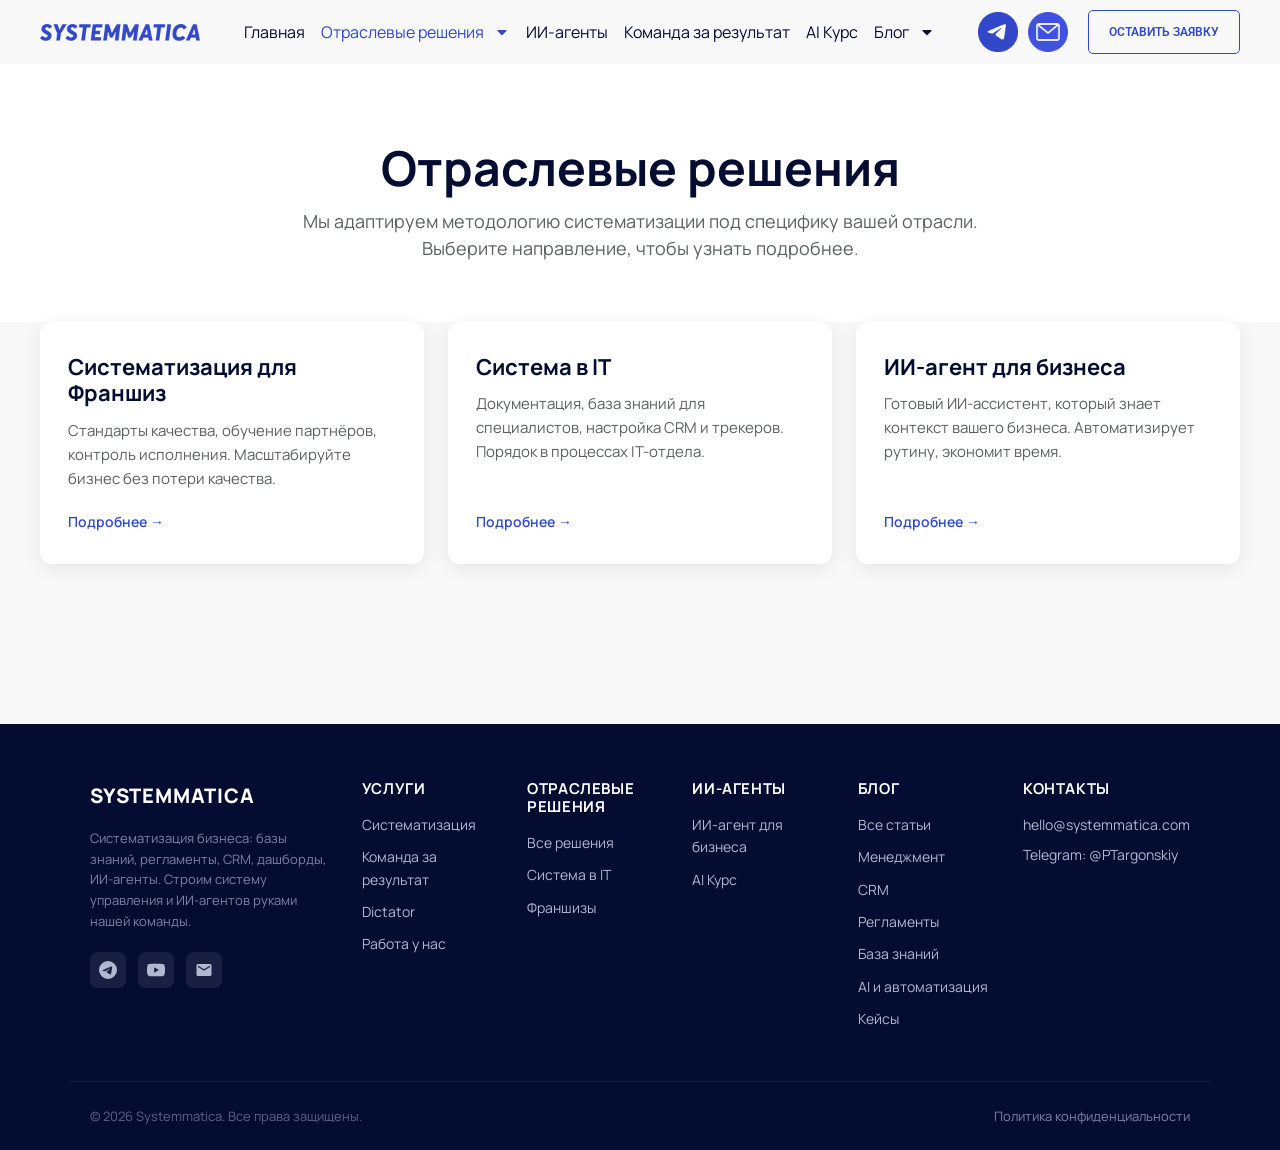
<file: otraslevye-resheniya/index.html>
<!DOCTYPE html>
<html lang="ru-RU" prefix="og: https://ogp.me/ns#">
<head>
<style>.elementor-invisible{visibility:visible!important;opacity:1!important}html,body{overflow-x:clip}table{max-width:100%}@media(max-width:767px){table{display:block;overflow-x:auto}}.sm-static-cta{display:flex;flex-direction:column;gap:14px;align-items:flex-start;padding:8px 0;font-family:inherit}.sm-static-cta p{margin:0;font-size:16px;line-height:1.5}.sm-static-cta a{display:inline-block;background:#3249CA;color:#fff!important;padding:14px 26px;border-radius:8px;font-weight:600;text-decoration:none}</style>

	<meta charset="UTF-8">
	<meta name="viewport" content="width=device-width, initial-scale=1.0, viewport-fit=cover" />		<script>window._wca = window._wca || [];</script>

<!-- Поисковая оптимизация от Rank Math Pro - https://rankmath.com/ -->
<title>Отраслевые решения | Systemmatica</title>
<meta name="description" content="Отраслевые решения"/>
<meta name="robots" content="follow, index, max-snippet:-1, max-video-preview:-1, max-image-preview:large"/>
<link rel="canonical" href="https://systemmatica.com/otraslevye-resheniya/" />
<meta property="og:locale" content="ru_RU" />
<meta property="og:type" content="article" />
<meta property="og:title" content="Отраслевые решения | Systemmatica" />
<meta property="og:description" content="Отраслевые решения" />
<meta property="og:url" content="https://systemmatica.com/otraslevye-resheniya/" />
<meta property="og:site_name" content="Systemmatica. Система управления и ИИ-агенты руками нашей команды" />
<meta property="og:updated_time" content="2026-02-05T21:17:35+03:00" />
<meta property="og:image" content="/wp-content/uploads/Бейдж.webp" />
<meta property="og:image:secure_url" content="/wp-content/uploads/Бейдж.webp" />
<meta property="og:image:width" content="1200" />
<meta property="og:image:height" content="628" />
<meta property="og:image:alt" content="Отраслевые решения" />
<meta property="og:image:type" content="image/webp" />
<meta property="article:published_time" content="2025-11-28T00:16:51+03:00" />
<meta property="article:modified_time" content="2026-02-05T21:17:35+03:00" />
<meta name="twitter:card" content="summary_large_image" />
<meta name="twitter:title" content="Отраслевые решения | Systemmatica" />
<meta name="twitter:description" content="Отраслевые решения" />
<meta name="twitter:image" content="/wp-content/uploads/Бейдж.webp" />
<meta name="twitter:label1" content="Время чтения" />
<meta name="twitter:data1" content="Меньше минуты" />
<script type="application/ld+json" class="rank-math-schema-pro">{"@context":"https://schema.org","@graph":[{"@type":"Organization","@id":"https://systemmatica.com/#organization","name":"Systemmatica","url":"https://systemmatica.com","logo":{"@type":"ImageObject","@id":"https://systemmatica.com/#logo","url":"https://systemmatica.com/wp-content/uploads/logo.png","contentUrl":"https://systemmatica.com/wp-content/uploads/logo.png","caption":"Systemmatica. \u0421\u0438\u0441\u0442\u0435\u043c\u0430 \u0443\u043f\u0440\u0430\u0432\u043b\u0435\u043d\u0438\u044f \u0438 \u0418\u0418-\u0430\u0433\u0435\u043d\u0442\u044b \u0440\u0443\u043a\u0430\u043c\u0438 \u043d\u0430\u0448\u0435\u0439 \u043a\u043e\u043c\u0430\u043d\u0434\u044b","inLanguage":"ru-RU","width":"480","height":"51"},"description":"Systemmatica \u2014 \u043f\u043e\u0441\u0442\u0440\u043e\u0438\u043c \u0441\u0438\u0441\u0442\u0435\u043c\u0443 \u0432 \u0431\u0438\u0437\u043d\u0435\u0441\u0435 \u0437\u0430 2 \u0438\u043d\u0442\u0435\u0440\u0432\u044c\u044e \u0432 \u043d\u0435\u0434\u0435\u043b\u044e. \u0411\u0430\u0437\u044b \u0437\u043d\u0430\u043d\u0438\u0439, \u0441\u0438\u0441\u0442\u0435\u043c\u044b \u0443\u0447\u0435\u0442\u0430 \u0438 \u0434\u0430\u0448\u0431\u043e\u0440\u0434\u044b \u0441 \u0430\u043d\u0430\u043b\u0438\u0442\u0438\u043a\u043e\u0439."},{"@type":"WebSite","@id":"https://systemmatica.com/#website","url":"https://systemmatica.com","name":"Systemmatica. \u0421\u0438\u0441\u0442\u0435\u043c\u0430 \u0443\u043f\u0440\u0430\u0432\u043b\u0435\u043d\u0438\u044f \u0438 \u0418\u0418-\u0430\u0433\u0435\u043d\u0442\u044b \u0440\u0443\u043a\u0430\u043c\u0438 \u043d\u0430\u0448\u0435\u0439 \u043a\u043e\u043c\u0430\u043d\u0434\u044b","alternateName":"Systemmatica","publisher":{"@id":"https://systemmatica.com/#organization"},"inLanguage":"ru-RU"},{"@type":"ImageObject","@id":"https://systemmatica.com/wp-content/uploads/\u0411\u0435\u0439\u0434\u0436.webp","url":"https://systemmatica.com/wp-content/uploads/\u0411\u0435\u0439\u0434\u0436.webp","width":"1200","height":"628","inLanguage":"ru-RU"},{"@type":"WebPage","@id":"https://systemmatica.com/otraslevye-resheniya/#webpage","url":"https://systemmatica.com/otraslevye-resheniya/","name":"\u041e\u0442\u0440\u0430\u0441\u043b\u0435\u0432\u044b\u0435 \u0440\u0435\u0448\u0435\u043d\u0438\u044f | Systemmatica","datePublished":"2025-11-28T00:16:51+03:00","dateModified":"2026-02-05T21:17:35+03:00","isPartOf":{"@id":"https://systemmatica.com/#website"},"primaryImageOfPage":{"@id":"https://systemmatica.com/wp-content/uploads/\u0411\u0435\u0439\u0434\u0436.webp"},"inLanguage":"ru-RU"},{"@type":"Person","@id":"https://systemmatica.com/author/adminakdjfkadjg/","name":"\u041f\u0451\u0442\u0440 \u0422\u0430\u0440\u0433\u043e\u043d\u0441\u043a\u0438\u0439","url":"https://systemmatica.com/author/adminakdjfkadjg/","image":{"@type":"ImageObject","@id":"https://secure.gravatar.com/avatar/2bfdadffe88d2155bf75100ce8af39078ec9e77bf251532cb7bdd13d0a4f9148?s=96&amp;d=mm&amp;r=g","url":"https://secure.gravatar.com/avatar/2bfdadffe88d2155bf75100ce8af39078ec9e77bf251532cb7bdd13d0a4f9148?s=96&amp;d=mm&amp;r=g","caption":"\u041f\u0451\u0442\u0440 \u0422\u0430\u0440\u0433\u043e\u043d\u0441\u043a\u0438\u0439","inLanguage":"ru-RU"},"sameAs":["https://systemmatica.com"],"worksFor":{"@id":"https://systemmatica.com/#organization"}},{"@type":"Article","headline":"\u041e\u0442\u0440\u0430\u0441\u043b\u0435\u0432\u044b\u0435 \u0440\u0435\u0448\u0435\u043d\u0438\u044f | Systemmatica","datePublished":"2025-11-28T00:16:51+03:00","dateModified":"2026-02-05T21:17:35+03:00","author":{"@id":"https://systemmatica.com/author/adminakdjfkadjg/","name":"\u041f\u0451\u0442\u0440 \u0422\u0430\u0440\u0433\u043e\u043d\u0441\u043a\u0438\u0439"},"publisher":{"@id":"https://systemmatica.com/#organization"},"description":"\u041e\u0442\u0440\u0430\u0441\u043b\u0435\u0432\u044b\u0435 \u0440\u0435\u0448\u0435\u043d\u0438\u044f","name":"\u041e\u0442\u0440\u0430\u0441\u043b\u0435\u0432\u044b\u0435 \u0440\u0435\u0448\u0435\u043d\u0438\u044f | Systemmatica","@id":"https://systemmatica.com/otraslevye-resheniya/#richSnippet","isPartOf":{"@id":"https://systemmatica.com/otraslevye-resheniya/#webpage"},"image":{"@id":"https://systemmatica.com/wp-content/uploads/\u0411\u0435\u0439\u0434\u0436.webp"},"inLanguage":"ru-RU","mainEntityOfPage":{"@id":"https://systemmatica.com/otraslevye-resheniya/#webpage"}}]}</script>
<!-- /Rank Math WordPress SEO плагин -->

<link rel='dns-prefetch' href='//www.googletagmanager.com' />




<style id="wp-img-auto-sizes-contain-inline-css">
img:is([sizes=auto i],[sizes^="auto," i]){contain-intrinsic-size:3000px 1500px}
/*# sourceURL=wp-img-auto-sizes-contain-inline-css */
</style>
<style id="wp-emoji-styles-inline-css">

	img.wp-smiley, img.emoji {
		display: inline !important;
		border: none !important;
		box-shadow: none !important;
		height: 1em !important;
		width: 1em !important;
		margin: 0 0.07em !important;
		vertical-align: -0.1em !important;
		background: none !important;
		padding: 0 !important;
	}
/*# sourceURL=wp-emoji-styles-inline-css */
</style>
<style id="jetpack-sharing-buttons-style-inline-css">
.jetpack-sharing-buttons__services-list{display:flex;flex-direction:row;flex-wrap:wrap;gap:0;list-style-type:none;margin:5px;padding:0}.jetpack-sharing-buttons__services-list.has-small-icon-size{font-size:12px}.jetpack-sharing-buttons__services-list.has-normal-icon-size{font-size:16px}.jetpack-sharing-buttons__services-list.has-large-icon-size{font-size:24px}.jetpack-sharing-buttons__services-list.has-huge-icon-size{font-size:36px}@media print{.jetpack-sharing-buttons__services-list{display:none!important}}.editor-styles-wrapper .wp-block-jetpack-sharing-buttons{gap:0;padding-inline-start:0}ul.jetpack-sharing-buttons__services-list.has-background{padding:1.25em 2.375em}
/*# sourceURL=/wp-content/plugins/jetpack/_inc/blocks/sharing-buttons/view.css */
</style>
<style id="global-styles-inline-css">
:root{--wp--preset--aspect-ratio--square: 1;--wp--preset--aspect-ratio--4-3: 4/3;--wp--preset--aspect-ratio--3-4: 3/4;--wp--preset--aspect-ratio--3-2: 3/2;--wp--preset--aspect-ratio--2-3: 2/3;--wp--preset--aspect-ratio--16-9: 16/9;--wp--preset--aspect-ratio--9-16: 9/16;--wp--preset--color--black: #000000;--wp--preset--color--cyan-bluish-gray: #abb8c3;--wp--preset--color--white: #ffffff;--wp--preset--color--pale-pink: #f78da7;--wp--preset--color--vivid-red: #cf2e2e;--wp--preset--color--luminous-vivid-orange: #ff6900;--wp--preset--color--luminous-vivid-amber: #fcb900;--wp--preset--color--light-green-cyan: #7bdcb5;--wp--preset--color--vivid-green-cyan: #00d084;--wp--preset--color--pale-cyan-blue: #8ed1fc;--wp--preset--color--vivid-cyan-blue: #0693e3;--wp--preset--color--vivid-purple: #9b51e0;--wp--preset--gradient--vivid-cyan-blue-to-vivid-purple: linear-gradient(135deg,rgb(6,147,227) 0%,rgb(155,81,224) 100%);--wp--preset--gradient--light-green-cyan-to-vivid-green-cyan: linear-gradient(135deg,rgb(122,220,180) 0%,rgb(0,208,130) 100%);--wp--preset--gradient--luminous-vivid-amber-to-luminous-vivid-orange: linear-gradient(135deg,rgb(252,185,0) 0%,rgb(255,105,0) 100%);--wp--preset--gradient--luminous-vivid-orange-to-vivid-red: linear-gradient(135deg,rgb(255,105,0) 0%,rgb(207,46,46) 100%);--wp--preset--gradient--very-light-gray-to-cyan-bluish-gray: linear-gradient(135deg,rgb(238,238,238) 0%,rgb(169,184,195) 100%);--wp--preset--gradient--cool-to-warm-spectrum: linear-gradient(135deg,rgb(74,234,220) 0%,rgb(151,120,209) 20%,rgb(207,42,186) 40%,rgb(238,44,130) 60%,rgb(251,105,98) 80%,rgb(254,248,76) 100%);--wp--preset--gradient--blush-light-purple: linear-gradient(135deg,rgb(255,206,236) 0%,rgb(152,150,240) 100%);--wp--preset--gradient--blush-bordeaux: linear-gradient(135deg,rgb(254,205,165) 0%,rgb(254,45,45) 50%,rgb(107,0,62) 100%);--wp--preset--gradient--luminous-dusk: linear-gradient(135deg,rgb(255,203,112) 0%,rgb(199,81,192) 50%,rgb(65,88,208) 100%);--wp--preset--gradient--pale-ocean: linear-gradient(135deg,rgb(255,245,203) 0%,rgb(182,227,212) 50%,rgb(51,167,181) 100%);--wp--preset--gradient--electric-grass: linear-gradient(135deg,rgb(202,248,128) 0%,rgb(113,206,126) 100%);--wp--preset--gradient--midnight: linear-gradient(135deg,rgb(2,3,129) 0%,rgb(40,116,252) 100%);--wp--preset--font-size--small: 13px;--wp--preset--font-size--medium: 20px;--wp--preset--font-size--large: 36px;--wp--preset--font-size--x-large: 42px;--wp--preset--spacing--20: 0.44rem;--wp--preset--spacing--30: 0.67rem;--wp--preset--spacing--40: 1rem;--wp--preset--spacing--50: 1.5rem;--wp--preset--spacing--60: 2.25rem;--wp--preset--spacing--70: 3.38rem;--wp--preset--spacing--80: 5.06rem;--wp--preset--shadow--natural: 6px 6px 9px rgba(0, 0, 0, 0.2);--wp--preset--shadow--deep: 12px 12px 50px rgba(0, 0, 0, 0.4);--wp--preset--shadow--sharp: 6px 6px 0px rgba(0, 0, 0, 0.2);--wp--preset--shadow--outlined: 6px 6px 0px -3px rgb(255, 255, 255), 6px 6px rgb(0, 0, 0);--wp--preset--shadow--crisp: 6px 6px 0px rgb(0, 0, 0);}.wp-block-button{--wp--preset--dimension--25: 25%;--wp--preset--dimension--50: 50%;--wp--preset--dimension--75: 75%;--wp--preset--dimension--100: 100%;}:root { --wp--style--global--content-size: 800px;--wp--style--global--wide-size: 1200px; }:where(body) { margin: 0; }.wp-site-blocks > .alignleft { float: left; margin-right: 2em; }.wp-site-blocks > .alignright { float: right; margin-left: 2em; }.wp-site-blocks > .aligncenter { justify-content: center; margin-left: auto; margin-right: auto; }:where(.wp-site-blocks) > * { margin-block-start: 24px; margin-block-end: 0; }:where(.wp-site-blocks) > :first-child { margin-block-start: 0; }:where(.wp-site-blocks) > :last-child { margin-block-end: 0; }:root { --wp--style--block-gap: 24px; }:root :where(.is-layout-flow) > :first-child{margin-block-start: 0;}:root :where(.is-layout-flow) > :last-child{margin-block-end: 0;}:root :where(.is-layout-flow) > *{margin-block-start: 24px;margin-block-end: 0;}:root :where(.is-layout-constrained) > :first-child{margin-block-start: 0;}:root :where(.is-layout-constrained) > :last-child{margin-block-end: 0;}:root :where(.is-layout-constrained) > *{margin-block-start: 24px;margin-block-end: 0;}:root :where(.is-layout-flex){gap: 24px;}:root :where(.is-layout-grid){gap: 24px;}.is-layout-flow > .alignleft{float: left;margin-inline-start: 0;margin-inline-end: 2em;}.is-layout-flow > .alignright{float: right;margin-inline-start: 2em;margin-inline-end: 0;}.is-layout-flow > .aligncenter{margin-left: auto !important;margin-right: auto !important;}.is-layout-constrained > .alignleft{float: left;margin-inline-start: 0;margin-inline-end: 2em;}.is-layout-constrained > .alignright{float: right;margin-inline-start: 2em;margin-inline-end: 0;}.is-layout-constrained > .aligncenter{margin-left: auto !important;margin-right: auto !important;}.is-layout-constrained > :where(:not(.alignleft):not(.alignright):not(.alignfull)){max-width: var(--wp--style--global--content-size);margin-left: auto !important;margin-right: auto !important;}.is-layout-constrained > .alignwide{max-width: var(--wp--style--global--wide-size);}body .is-layout-flex{display: flex;}.is-layout-flex{flex-wrap: wrap;align-items: center;}.is-layout-flex > :is(*, div){margin: 0;}body .is-layout-grid{display: grid;}.is-layout-grid > :is(*, div){margin: 0;}body{padding-top: 0px;padding-right: 0px;padding-bottom: 0px;padding-left: 0px;}:root :where(.wp-element-button, .wp-block-button__link){background-color: #32373c;border-width: 0;color: #fff;font-family: inherit;font-size: inherit;font-style: inherit;font-weight: inherit;letter-spacing: inherit;line-height: inherit;padding-top: calc(0.667em + 2px);padding-right: calc(1.333em + 2px);padding-bottom: calc(0.667em + 2px);padding-left: calc(1.333em + 2px);text-decoration: none;text-transform: inherit;}.has-black-color{color: var(--wp--preset--color--black) !important;}.has-cyan-bluish-gray-color{color: var(--wp--preset--color--cyan-bluish-gray) !important;}.has-white-color{color: var(--wp--preset--color--white) !important;}.has-pale-pink-color{color: var(--wp--preset--color--pale-pink) !important;}.has-vivid-red-color{color: var(--wp--preset--color--vivid-red) !important;}.has-luminous-vivid-orange-color{color: var(--wp--preset--color--luminous-vivid-orange) !important;}.has-luminous-vivid-amber-color{color: var(--wp--preset--color--luminous-vivid-amber) !important;}.has-light-green-cyan-color{color: var(--wp--preset--color--light-green-cyan) !important;}.has-vivid-green-cyan-color{color: var(--wp--preset--color--vivid-green-cyan) !important;}.has-pale-cyan-blue-color{color: var(--wp--preset--color--pale-cyan-blue) !important;}.has-vivid-cyan-blue-color{color: var(--wp--preset--color--vivid-cyan-blue) !important;}.has-vivid-purple-color{color: var(--wp--preset--color--vivid-purple) !important;}.has-black-background-color{background-color: var(--wp--preset--color--black) !important;}.has-cyan-bluish-gray-background-color{background-color: var(--wp--preset--color--cyan-bluish-gray) !important;}.has-white-background-color{background-color: var(--wp--preset--color--white) !important;}.has-pale-pink-background-color{background-color: var(--wp--preset--color--pale-pink) !important;}.has-vivid-red-background-color{background-color: var(--wp--preset--color--vivid-red) !important;}.has-luminous-vivid-orange-background-color{background-color: var(--wp--preset--color--luminous-vivid-orange) !important;}.has-luminous-vivid-amber-background-color{background-color: var(--wp--preset--color--luminous-vivid-amber) !important;}.has-light-green-cyan-background-color{background-color: var(--wp--preset--color--light-green-cyan) !important;}.has-vivid-green-cyan-background-color{background-color: var(--wp--preset--color--vivid-green-cyan) !important;}.has-pale-cyan-blue-background-color{background-color: var(--wp--preset--color--pale-cyan-blue) !important;}.has-vivid-cyan-blue-background-color{background-color: var(--wp--preset--color--vivid-cyan-blue) !important;}.has-vivid-purple-background-color{background-color: var(--wp--preset--color--vivid-purple) !important;}.has-black-border-color{border-color: var(--wp--preset--color--black) !important;}.has-cyan-bluish-gray-border-color{border-color: var(--wp--preset--color--cyan-bluish-gray) !important;}.has-white-border-color{border-color: var(--wp--preset--color--white) !important;}.has-pale-pink-border-color{border-color: var(--wp--preset--color--pale-pink) !important;}.has-vivid-red-border-color{border-color: var(--wp--preset--color--vivid-red) !important;}.has-luminous-vivid-orange-border-color{border-color: var(--wp--preset--color--luminous-vivid-orange) !important;}.has-luminous-vivid-amber-border-color{border-color: var(--wp--preset--color--luminous-vivid-amber) !important;}.has-light-green-cyan-border-color{border-color: var(--wp--preset--color--light-green-cyan) !important;}.has-vivid-green-cyan-border-color{border-color: var(--wp--preset--color--vivid-green-cyan) !important;}.has-pale-cyan-blue-border-color{border-color: var(--wp--preset--color--pale-cyan-blue) !important;}.has-vivid-cyan-blue-border-color{border-color: var(--wp--preset--color--vivid-cyan-blue) !important;}.has-vivid-purple-border-color{border-color: var(--wp--preset--color--vivid-purple) !important;}.has-vivid-cyan-blue-to-vivid-purple-gradient-background{background: var(--wp--preset--gradient--vivid-cyan-blue-to-vivid-purple) !important;}.has-light-green-cyan-to-vivid-green-cyan-gradient-background{background: var(--wp--preset--gradient--light-green-cyan-to-vivid-green-cyan) !important;}.has-luminous-vivid-amber-to-luminous-vivid-orange-gradient-background{background: var(--wp--preset--gradient--luminous-vivid-amber-to-luminous-vivid-orange) !important;}.has-luminous-vivid-orange-to-vivid-red-gradient-background{background: var(--wp--preset--gradient--luminous-vivid-orange-to-vivid-red) !important;}.has-very-light-gray-to-cyan-bluish-gray-gradient-background{background: var(--wp--preset--gradient--very-light-gray-to-cyan-bluish-gray) !important;}.has-cool-to-warm-spectrum-gradient-background{background: var(--wp--preset--gradient--cool-to-warm-spectrum) !important;}.has-blush-light-purple-gradient-background{background: var(--wp--preset--gradient--blush-light-purple) !important;}.has-blush-bordeaux-gradient-background{background: var(--wp--preset--gradient--blush-bordeaux) !important;}.has-luminous-dusk-gradient-background{background: var(--wp--preset--gradient--luminous-dusk) !important;}.has-pale-ocean-gradient-background{background: var(--wp--preset--gradient--pale-ocean) !important;}.has-electric-grass-gradient-background{background: var(--wp--preset--gradient--electric-grass) !important;}.has-midnight-gradient-background{background: var(--wp--preset--gradient--midnight) !important;}.has-small-font-size{font-size: var(--wp--preset--font-size--small) !important;}.has-medium-font-size{font-size: var(--wp--preset--font-size--medium) !important;}.has-large-font-size{font-size: var(--wp--preset--font-size--large) !important;}.has-x-large-font-size{font-size: var(--wp--preset--font-size--x-large) !important;}
:root :where(.wp-block-icon svg){width: 24px;}
:root :where(.wp-block-pullquote){font-size: 1.5em;line-height: 1.6;}
/*# sourceURL=global-styles-inline-css */
</style>
<style id="woocommerce-inline-inline-css">
.woocommerce form .form-row .required { visibility: visible; }
/*# sourceURL=woocommerce-inline-inline-css */
</style>
<link rel='stylesheet' id='hello-biz-css' href='/wp-content/themes/hello-biz/assets/css/theme.css?ver=1.2.0' media='all' />
<link rel='stylesheet' id='hello-biz-header-footer-css' href='/wp-content/themes/hello-biz/assets/css/header-footer.css?ver=1.2.0' media='all' />
<link rel='stylesheet' id='elementor-frontend-css' href='/wp-content/plugins/elementor/assets/css/frontend.min.css?ver=3.35.6' media='all' />
<link rel='stylesheet' id='widget-heading-css' href='/wp-content/plugins/elementor/assets/css/widget-heading.min.css?ver=3.35.6' media='all' />
<link rel='stylesheet' id='widget-form-css' href='/wp-content/plugins/elementor-pro/assets/css/widget-form.min.css?ver=3.27.4' media='all' />
<link rel='stylesheet' id='e-popup-css' href='/wp-content/plugins/elementor-pro/assets/css/conditionals/popup.min.css?ver=3.27.4' media='all' />
<link rel='stylesheet' id='widget-image-css' href='/wp-content/plugins/elementor/assets/css/widget-image.min.css?ver=3.35.6' media='all' />
<link rel='stylesheet' id='widget-nav-menu-css' href='/wp-content/plugins/elementor-pro/assets/css/widget-nav-menu.min.css?ver=3.27.4' media='all' />
<link rel='stylesheet' id='e-sticky-css' href='/wp-content/plugins/elementor-pro/assets/css/modules/sticky.min.css?ver=3.27.4' media='all' />
<link rel='stylesheet' id='elementor-post-8-css' href='/wp-content/uploads/elementor/css/post-8.css?ver=1790129688' media='all' />
<link rel='stylesheet' id='elementor-post-488-css' href='/wp-content/uploads/elementor/css/post-488.css?ver=1790134857' media='all' />
<link rel='stylesheet' id='elementor-post-291-css' href='/wp-content/uploads/elementor/css/post-291.css?ver=1790129688' media='all' />
<link rel='stylesheet' id='elementor-post-171-css' href='/wp-content/uploads/elementor/css/post-171.css?ver=1790129688' media='all' />
<link rel='stylesheet' id='elementor-post-190-css' href='/wp-content/uploads/elementor/css/post-190.css?ver=1790129689' media='all' />
<link rel='stylesheet' id='elementor-gf-local-manrope-css' href='/wp-content/uploads/elementor/google-fonts/css/manrope.css?ver=1766848296' media='all' />
<link rel='stylesheet' id='elementor-gf-local-roboto-css' href='/wp-content/uploads/elementor/google-fonts/css/roboto.css?ver=1766848339' media='all' />
<script id="jquery-core-js" src="/wp-includes/js/jquery/jquery.min.js?ver=3.7.1"></script>
<script id="jquery-migrate-js" src="/wp-includes/js/jquery/jquery-migrate.min.js?ver=3.4.1"></script>

<!-- Сниппет тегов Google (gtag.js), добавленный Site Kit -->
<!-- Сниппет Google Analytics добавлен с помощью Site Kit -->
<script id="google_gtagjs-js" src="https://www.googletagmanager.com/gtag/js?id=GT-MJPXG3CR" async></script>
<script id="google_gtagjs-js-after">
window.dataLayer = window.dataLayer || [];function gtag(){dataLayer.push(arguments);}
gtag("set","linker",{"domains":["systemmatica.com"]});
gtag("js", new Date());
gtag("set", "developer_id.dZTNiMT", true);
gtag("config", "GT-MJPXG3CR");
 window._googlesitekit = window._googlesitekit || {}; window._googlesitekit.throttledEvents = []; window._googlesitekit.gtagEvent = (name, data) => { var key = JSON.stringify( { name, data } ); if ( !! window._googlesitekit.throttledEvents[ key ] ) { return; } window._googlesitekit.throttledEvents[ key ] = true; setTimeout( () => { delete window._googlesitekit.throttledEvents[ key ]; }, 5 ); gtag( "event", name, { ...data, event_source: "site-kit" } ); }; 
//# sourceURL=google_gtagjs-js-after
</script>

<meta name="generator" content="WordPress 7.1.2" />
<meta name="generator" content="TutorLMS 3.9.8" />
<link rel='shortlink' href='/' />
<meta name="generator" content="Site Kit by Google 1.188.0" />	<style>img#wpstats{display:none}</style>
			<noscript><style>.woocommerce-product-gallery{ opacity: 1 !important; }</style></noscript>
	<meta name="generator" content="Elementor 3.35.6; features: e_font_icon_svg, additional_custom_breakpoints; settings: css_print_method-external, google_font-enabled, font_display-swap">
<style>.elementor-widget-theme-post-content .callout-box ol{list-style:decimal!important;counter-reset:none!important;padding-left:1.5rem!important}.elementor-widget-theme-post-content .callout-box ol li{padding-left:.5rem!important;counter-increment:none!important}.elementor-widget-theme-post-content .callout-box ol li::before{display:none!important}.elementor-widget-theme-post-content .callout-box ul li::before{display:none!important}.elementor-widget-theme-post-content .callout-box ul{list-style:disc!important;padding-left:1.5rem!important}.elementor-widget-theme-post-content .callout-box:has(h2:first-child)::before,.elementor-widget-theme-post-content .callout-box:has(h3:first-child)::before{display:none!important}.elementor-widget-theme-post-content .callout-box h2,.elementor-widget-theme-post-content .callout-box h3{margin-top:0!important;padding-top:0!important;border-top:none!important;font-size:20px!important}/* Fix Gutenberg li>br>p pattern */.elementor-widget-theme-post-content ul li br:first-child{display:none!important}.elementor-widget-theme-post-content ul li br:last-child{display:none!important}.elementor-widget-theme-post-content ul li p{margin:0!important;display:inline!important}.elementor-widget-theme-post-content ol li br:first-child{display:none!important}.elementor-widget-theme-post-content ol li br:last-child{display:none!important}.elementor-widget-theme-post-content ol li p{margin:0!important;display:inline!important}/* Fix bullet position - inline with text */.elementor-widget-theme-post-content ul li::before{top:0.55em!important}</style>

<!-- Yandex.Metrika counter -->
<script type="text/javascript">
    (function(m,e,t,r,i,k,a){
        m[i]=m[i]||function(){(m[i].a=m[i].a||[]).push(arguments)};
        m[i].l=1*new Date();
        for (var j = 0; j < document.scripts.length; j++) {if (document.scripts[j].src === r) { return; }}
        k=e.createElement(t),a=e.getElementsByTagName(t)[0],k.async=1,k.src=r,a.parentNode.insertBefore(k,a)
    })(window, document,'script','https://mc.yandex.ru/metrika/tag.js', 'ym');

    ym(93286516, 'init', {webvisor:false, clickmap:true, accurateTrackBounce:true, trackLinks:true});
</script>
<noscript><div><img src="https://mc.yandex.ru/watch/93286516" style="position:absolute; left:-9999px;" alt="" /></div></noscript>
<!-- /Yandex.Metrika counter -->



			<style>
				.e-con.e-parent:nth-of-type(n+4):not(.e-lazyloaded):not(.e-no-lazyload),
				.e-con.e-parent:nth-of-type(n+4):not(.e-lazyloaded):not(.e-no-lazyload) * {
					background-image: none !important;
				}
				@media screen and (max-height: 1024px) {
					.e-con.e-parent:nth-of-type(n+3):not(.e-lazyloaded):not(.e-no-lazyload),
					.e-con.e-parent:nth-of-type(n+3):not(.e-lazyloaded):not(.e-no-lazyload) * {
						background-image: none !important;
					}
				}
				@media screen and (max-height: 640px) {
					.e-con.e-parent:nth-of-type(n+2):not(.e-lazyloaded):not(.e-no-lazyload),
					.e-con.e-parent:nth-of-type(n+2):not(.e-lazyloaded):not(.e-no-lazyload) * {
						background-image: none !important;
					}
				}
			</style>
			<link rel="icon" href="/wp-content/uploads/favicon-100x100.png" sizes="32x32" />
<link rel="icon" href="/wp-content/uploads/favicon.png" sizes="192x192" />
<link rel="apple-touch-icon" href="/wp-content/uploads/favicon.png" />
<meta name="msapplication-TileImage" content="/wp-content/uploads/favicon.png" />
<style>
@media (max-width: 1024px) {
    /* Toggle button */
    .elementor-menu-toggle {
        position: relative !important;
        z-index: 10001 !important;
        order: 99 !important;
        border: none !important;
        background: none !important;
        padding: 8px !important;
        margin-left: auto !important;
    }
    .elementor-menu-toggle svg { width: 28px !important; height: 28px !important; fill: #050C32 !important; }

    /* Fullscreen overlay */
    nav.elementor-nav-menu--dropdown.elementor-nav-menu__container {
        position: fixed !important;
        inset: 0 !important;
        width: 100vw !important;
        height: 100vh !important;
        background: #fff !important;
        display: flex !important;
        flex-direction: column !important;
        align-items: center !important;
        justify-content: center !important;
        z-index: 10000 !important;
        border: none !important;
        border-radius: 0 !important;
        box-shadow: none !important;
        padding: 20px !important;
        margin: 0 !important;
        overflow-y: auto !important;
    }

    /* UL */
    nav.elementor-nav-menu--dropdown.elementor-nav-menu__container > ul {
        display: flex !important;
        flex-direction: column !important;
        align-items: stretch !important;
        width: 100% !important;
        max-width: 300px !important;
        padding: 0 !important;
        margin: 0 !important;
        list-style: none !important;
    }

    /* Top-level items */
    nav.elementor-nav-menu--dropdown.elementor-nav-menu__container > ul > li {
        border: none !important;
        position: relative !important;
    }
    nav.elementor-nav-menu--dropdown.elementor-nav-menu__container > ul > li > a {
        font-family: Manrope, sans-serif !important;
        font-size: 22px !important;
        font-weight: 600 !important;
        color: #050C32 !important;
        padding: 16px 0 !important;
        display: block !important;
        text-align: center !important;
        text-decoration: none !important;
        border-radius: 0 !important;
        background: none !important;
    }
    nav.elementor-nav-menu--dropdown.elementor-nav-menu__container > ul > li > a:active {
        color: #3249CA !important;
    }

    /* === HIDE all Elementor default submenu indicators === */
    nav.elementor-nav-menu--dropdown .e-font-icon-svg,
    nav.elementor-nav-menu--dropdown .sub-arrow,
    nav.elementor-nav-menu--dropdown .elementor-nav-menu--indicator {
        display: none !important;
    }

    /* === NO ::after chevron - use text arrow instead via JS === */
    nav.elementor-nav-menu--dropdown .menu-item-has-children > a::after {
        display: none !important;
    }

    /* Sub-menus */
    nav.elementor-nav-menu--dropdown.elementor-nav-menu__container .sub-menu.elementor-nav-menu--dropdown {
        position: static !important;
        width: 100% !important;
        height: auto !important;
        background: transparent !important;
        padding: 0 0 8px !important;
        margin: 0 !important;
        box-shadow: none !important;
        border: none !important;
        display: none !important;
        flex-direction: column !important;
    }
    nav.elementor-nav-menu--dropdown.elementor-nav-menu__container .elementor-active > .sub-menu.elementor-nav-menu--dropdown {
        display: flex !important;
    }
    nav.elementor-nav-menu--dropdown.elementor-nav-menu__container .sub-menu li {
        border: none !important;
    }
    nav.elementor-nav-menu--dropdown.elementor-nav-menu__container .sub-menu li a {
        font-family: Manrope, sans-serif !important;
        font-size: 17px !important;
        font-weight: 500 !important;
        color: #8a8ab0 !important;
        padding: 10px 0 !important;
        display: block !important;
        text-align: center !important;
        text-decoration: none !important;
        background: none !important;
    }
    nav.elementor-nav-menu--dropdown.elementor-nav-menu__container .sub-menu li a:active {
        color: #3249CA !important;
    }

    /* Divider between top-level items */
    nav.elementor-nav-menu--dropdown.elementor-nav-menu__container > ul > li + li {
        border-top: 1px solid #F0F0F5 !important;
    }

    /* Nav widget rightmost */
    .elementor-widget-nav-menu { order: 99 !important; margin-left: auto !important; }
}
</style><style id="wp-custom-css">
@media (max-width: 767px) {
  /* Hide Bitrix24 chat auto-popup on mobile */
  .b24-widget-button-popup,
  .b24-widget-button-popup-content,
  .b24-widget-button-popup-inner,
  .b24-widget-button-popup-triangle,
  [class*="b24-widget-button-popup"] {
    display: none !important;
  }
}
</style>
    <style>
    @media (min-width: 1241px) {
        .elementor-nav-menu > li > a.elementor-item,
        .elementor-nav-menu > li > .elementor-item {
            padding-left: 8px !important;
            padding-right: 8px !important;
        }
    }
    @media (min-width: 1025px) and (max-width: 1240px) {
        .elementor-nav-menu > li > a.elementor-item,
        .elementor-nav-menu > li > .elementor-item {
            padding-left: 4px !important;
            padding-right: 4px !important;
            font-size: 14px !important;
        }
    }
    </style>
        <style>
    /* ===== BLOG ARCHIVE PAGE ===== */

    /* Page header */
    .page-header,
    .archive-header {
        text-align: center;
        padding: 40px 20px 20px;
    }

    /* Category badges on cards — visual fix only, keep Elementor positioning */
    .elementor-post__badge {
        background: rgba(5, 12, 50, 0.85) !important;
        color: #fff !important;
        font-family: 'Manrope', sans-serif !important;
        font-size: 11px !important;
        font-weight: 700 !important;
        text-transform: uppercase !important;
        letter-spacing: 0.06em !important;
        padding: 5px 12px !important;
        border-radius: 4px !important;
        line-height: 1.3 !important;
        z-index: 2 !important;
    }

    /* Card styling */
    .elementor-post__card {
        position: relative !important;
        border-radius: 12px !important;
        box-shadow: 0 2px 12px rgba(5, 12, 50, 0.08) !important;
        transition: box-shadow 0.25s ease, transform 0.25s ease !important;
    }

    .elementor-post__card:hover {
        box-shadow: 0 8px 24px rgba(5, 12, 50, 0.14) !important;
        transform: translateY(-2px) !important;
    }

    /* Round top corners of image */
    .elementor-post__thumbnail {
        border-radius: 12px 12px 0 0 !important;
        overflow: hidden !important;
    }

    /* Card text area */
    .elementor-post__text {
        padding: 20px !important;
    }

    .elementor-post__title {
        font-family: 'Manrope', sans-serif !important;
        font-size: 18px !important;
        font-weight: 700 !important;
        line-height: 1.35 !important;
        color: #050C32 !important;
        margin-bottom: 8px !important;
    }

    .elementor-post__title a {
        color: inherit !important;
        text-decoration: none !important;
    }

    .elementor-post__excerpt p {
        font-family: 'PT Serif', Georgia, serif !important;
        font-size: 14px !important;
        line-height: 1.6 !important;
        color: #4a4a6a !important;
    }

    /* "Читать дальше" link */
    .elementor-post__read-more {
        font-family: 'Manrope', sans-serif !important;
        font-size: 14px !important;
        font-weight: 600 !important;
        color: #3249CA !important;
        text-decoration: none !important;
    }

    .elementor-post__read-more:hover {
        color: #1a2f8a !important;
    }

    /* Date styling */
    .elementor-post-date {
        font-family: 'Manrope', sans-serif !important;
        font-size: 13px !important;
        color: #8a8aa0 !important;
    }

    /* Pagination */
    .elementor-pagination,
    nav.navigation.pagination {
        display: flex !important;
        justify-content: center !important;
        gap: 8px !important;
        padding: 40px 0 !important;
        margin-top: 20px !important;
    }

    .elementor-pagination .page-numbers,
    nav.pagination .page-numbers {
        display: inline-flex !important;
        align-items: center !important;
        justify-content: center !important;
        min-width: 40px !important;
        height: 40px !important;
        padding: 0 12px !important;
        border-radius: 8px !important;
        font-family: 'Manrope', sans-serif !important;
        font-size: 15px !important;
        font-weight: 600 !important;
        color: #050C32 !important;
        background: #f5f5fa !important;
        text-decoration: none !important;
        transition: all 0.2s ease !important;
    }

    .elementor-pagination .page-numbers:hover,
    nav.pagination .page-numbers:hover {
        background: #3249CA !important;
        color: #fff !important;
    }

    .elementor-pagination .page-numbers.current,
    nav.pagination .page-numbers.current {
        background: #050C32 !important;
        color: #fff !important;
    }

    .elementor-pagination .page-numbers.next,
    .elementor-pagination .page-numbers.prev {
        padding: 0 16px !important;
        font-size: 0 !important;
    }

    .elementor-pagination .page-numbers.prev::after {
        content: '« Назад' !important;
        font-size: 15px !important;
    }

    .elementor-pagination .page-numbers.next::after {
        content: 'Вперёд »' !important;
        font-size: 15px !important;
    }
    /* ===== BLOG ARTICLE TYPOGRAPHY ===== */

    /* Import PT Serif for body text */
    @import url('https://fonts.googleapis.com/css2?family=PT+Serif:ital,wght@0,400;0,700;1,400&display=swap');

    /* Article body text */
    .elementor-widget-theme-post-content,
    .elementor-widget-theme-post-content p,
    .elementor-widget-theme-post-content li {
        font-family: 'PT Serif', Georgia, serif !important;
        font-size: 18px !important;
        line-height: 1.78 !important;
        color: #1a1a2e !important;
        letter-spacing: 0.01em;
    }

    /* Headings stay sans-serif */
    .elementor-widget-theme-post-content h2,
    .elementor-widget-theme-post-content h3,
    .elementor-widget-theme-post-content h4 {
        font-family: 'Manrope', 'PT Sans', sans-serif !important;
        color: #050C32 !important;
        letter-spacing: -0.02em;
    }

    .elementor-widget-theme-post-content h2 {
        font-size: clamp(26px, 2.2vw, 32px) !important;
        font-weight: 700 !important;
        margin-top: 3.5rem !important;
        margin-bottom: 1.2rem !important;
        padding-top: 0 !important;
        border-top: none !important;
    }

    .elementor-widget-theme-post-content h3 {
        font-size: clamp(20px, 1.7vw, 25px) !important;
        font-weight: 600 !important;
        margin-top: 2.5rem !important;
        margin-bottom: 0.8rem !important;
    }

    /* Paragraph spacing */
    .elementor-widget-theme-post-content p {
        margin-bottom: 1.4rem !important;
    }

    /* ===== BLOCKQUOTES ===== */
    .elementor-widget-theme-post-content blockquote {
        background: #f7f7fb !important;
        border-left: 4px solid #3249CA !important;
        border-radius: 0 8px 8px 0 !important;
        padding: 1.5rem 2rem !important;
        margin: 2rem 0 !important;
        font-style: italic !important;
        color: #2a2a4a !important;
    }

    .elementor-widget-theme-post-content blockquote p {
        font-size: 17px !important;
        line-height: 1.7 !important;
        margin-bottom: 0.5rem !important;
    }

    .elementor-widget-theme-post-content blockquote p:last-child {
        margin-bottom: 0 !important;
    }

    /* ===== LISTS ===== */
    .elementor-widget-theme-post-content ul {
        list-style: none !important;
        padding-left: 0 !important;
    }

    .elementor-widget-theme-post-content ul li {
        position: relative !important;
        padding-left: 1.8rem !important;
        margin-bottom: 0.8rem !important;
    }

    .elementor-widget-theme-post-content ul li::before {
        content: '' !important;
        position: absolute !important;
        left: 0 !important;
        top: 10px !important;
        width: 8px !important;
        height: 8px !important;
        background: #3249CA !important;
        border-radius: 50% !important;
    }

    .elementor-widget-theme-post-content ol {
        padding-left: 1.5rem !important;
        counter-reset: item !important;
        list-style: none !important;
    }

    .elementor-widget-theme-post-content ol li {
        counter-increment: item !important;
        position: relative !important;
        padding-left: 2.2rem !important;
        margin-bottom: 0.8rem !important;
    }

    .elementor-widget-theme-post-content ol li::before {
        content: counter(item) !important;
        position: absolute !important;
        left: 0 !important;
        top: 2px !important;
        width: 26px !important;
        height: 26px !important;
        background: #3249CA !important;
        color: #fff !important;
        border-radius: 50% !important;
        font-family: 'Manrope', sans-serif !important;
        font-size: 14px !important;
        font-weight: 700 !important;
        display: flex !important;
        align-items: center !important;
        justify-content: center !important;
        line-height: 1 !important;
    }

    /* Disable custom OL/UL numbers inside callout boxes */
    .elementor-widget-theme-post-content .callout-box ol {
        list-style: decimal !important;
        counter-reset: none !important;
        padding-left: 1.5rem !important;
    }
    .elementor-widget-theme-post-content .callout-box ol li {
        padding-left: 0.5rem !important;
        counter-increment: none !important;
    }
    .elementor-widget-theme-post-content .callout-box ol li::before {
        display: none !important;
    }
    .elementor-widget-theme-post-content .callout-box ul li::before {
        display: none !important;
    }
    .elementor-widget-theme-post-content .callout-box ul {
        list-style: disc !important;
        padding-left: 1.5rem !important;
    }

    /* ===== CALLOUT BOXES ===== */

    /* Base callout style — applied via Gutenberg Group block with custom class */
    .elementor-widget-theme-post-content .callout-box {
        border-radius: 8px !important;
        padding: 1.5rem 1.8rem !important;
        margin: 2rem 0 !important;
        border-left: 4px solid !important;
        position: relative !important;
    }

    .elementor-widget-theme-post-content .callout-box p:last-child {
        margin-bottom: 0 !important;
    }

    /* Hide CSS label when callout has its own heading */
    .elementor-widget-theme-post-content .callout-box:has(h2:first-child)::before,
    .elementor-widget-theme-post-content .callout-box:has(h3:first-child)::before,
    .elementor-widget-theme-post-content .callout-box:has(strong:first-child)::before {
        display: none !important;
    }

    /* Style headings inside callout boxes */
    .elementor-widget-theme-post-content .callout-box h2,
    .elementor-widget-theme-post-content .callout-box h3 {
        margin-top: 0 !important;
        padding-top: 0 !important;
        border-top: none !important;
        font-size: 20px !important;
    }

    /* Key takeaway — blue */
    .elementor-widget-theme-post-content .callout-takeaway {
        background: #EEF1FF !important;
        border-left-color: #3249CA !important;
    }

    .elementor-widget-theme-post-content .callout-takeaway::before {
        content: 'Ключевой вывод' !important;
        display: block !important;
        font-family: 'Manrope', sans-serif !important;
        font-weight: 700 !important;
        font-size: 14px !important;
        text-transform: uppercase !important;
        letter-spacing: 0.05em !important;
        color: #3249CA !important;
        margin-bottom: 0.6rem !important;
        font-style: normal !important;
    }

    /* Tip — green */
    .elementor-widget-theme-post-content .callout-tip {
        background: #EDFCF2 !important;
        border-left-color: #16a34a !important;
    }

    .elementor-widget-theme-post-content .callout-tip::before {
        content: 'Совет' !important;
        display: block !important;
        font-family: 'Manrope', sans-serif !important;
        font-weight: 700 !important;
        font-size: 14px !important;
        text-transform: uppercase !important;
        letter-spacing: 0.05em !important;
        color: #16a34a !important;
        margin-bottom: 0.6rem !important;
        font-style: normal !important;
    }

    /* Warning — amber */
    .elementor-widget-theme-post-content .callout-warning {
        background: #FFFBEB !important;
        border-left-color: #d97706 !important;
    }

    .elementor-widget-theme-post-content .callout-warning::before {
        content: 'Внимание' !important;
        display: block !important;
        font-family: 'Manrope', sans-serif !important;
        font-weight: 700 !important;
        font-size: 14px !important;
        text-transform: uppercase !important;
        letter-spacing: 0.05em !important;
        color: #d97706 !important;
        margin-bottom: 0.6rem !important;
        font-style: normal !important;
    }

    /* Example/Case — gray */
    .elementor-widget-theme-post-content .callout-example {
        background: #F8F8FA !important;
        border-left-color: #6b7280 !important;
    }

    .elementor-widget-theme-post-content .callout-example::before {
        content: 'Пример' !important;
        display: block !important;
        font-family: 'Manrope', sans-serif !important;
        font-weight: 700 !important;
        font-size: 14px !important;
        text-transform: uppercase !important;
        letter-spacing: 0.05em !important;
        color: #6b7280 !important;
        margin-bottom: 0.6rem !important;
        font-style: normal !important;
    }

    /* ===== TLDR / SUMMARY BOX ===== */
    .elementor-widget-theme-post-content .tldr-box {
        background-color: #EEF1FF !important;
        border: 1px solid #d4d9f7 !important;
        border-radius: 12px !important;
        padding: 2rem !important;
        margin: 1.5rem 0 2.5rem 0 !important;
    }

    .elementor-widget-theme-post-content .tldr-box::before {
        content: 'Кратко' !important;
        display: block !important;
        font-family: 'Manrope', sans-serif !important;
        font-weight: 800 !important;
        font-size: 13px !important;
        text-transform: uppercase !important;
        letter-spacing: 0.08em !important;
        color: #3249CA !important;
        margin-bottom: 0.8rem !important;
    }

    /* ===== STRONG TEXT in body ===== */
    .elementor-widget-theme-post-content strong {
        font-weight: 700 !important;
        color: #050C32 !important;
    }

    /* ===== LINKS ===== */
    .elementor-widget-theme-post-content a:not(.wp-block-button__link):not(.elementor-button) {
        color: #3249CA !important;
        text-decoration: underline !important;
        text-decoration-color: rgba(50, 73, 202, 0.3) !important;
        text-underline-offset: 3px !important;
        transition: text-decoration-color 0.2s !important;
    }

    .elementor-widget-theme-post-content a:not(.wp-block-button__link):not(.elementor-button):hover {
        text-decoration-color: #3249CA !important;
    }

    /* ===== CTA BUTTONS ===== */
    .elementor-widget-theme-post-content a.elementor-button {
        display: inline-block !important;
        background-color: #050C32 !important;
        color: #fff !important;
        padding: 16px 32px !important;
        border-radius: 8px !important;
        text-decoration: none !important;
        font-family: 'Manrope', sans-serif !important;
        font-size: 16px !important;
        font-weight: 700 !important;
        transition: background-color 0.2s ease, transform 0.15s ease !important;
        text-align: center !important;
    }

    .elementor-widget-theme-post-content a.elementor-button:hover {
        background-color: #3249CA !important;
        transform: translateY(-1px) !important;
    }

    /* ===== TITLE GAP FIX ===== */
    /* Reduce spacing between post title and featured image */
    .elementor-widget-theme-post-title {
        margin-bottom: 0 !important;
    }

    .elementor-widget-theme-post-title + .elementor-widget {
        margin-top: 8px !important;
    }

    /* Post info (date, author) spacing */
    .elementor-widget-post-info {
        margin-bottom: 16px !important;
    }

    /* Featured image spacing */
    .elementor-widget-theme-post-featured-image {
        margin-top: 0 !important;
        margin-bottom: 32px !important;
    }

    /* ===== HIDE UGLY TEMPLATE ELEMENTS ===== */

    /* Hide "Share the Post:" with Facebook/Twitter — ugly English on Russian site */
    .elementor-widget-share-buttons,
    .elementor-share-btn,
    [class*="share-buttons"] {
        display: none !important;
    }

    /* Hide "Previous" navigation link — English text */
    .elementor-widget-theme-post-navigation {
        display: none !important;
    }

    /* Hide the horizontal rule before share/nav area */
    .elementor-widget-divider {
        display: none !important;
    }

    /* Reduce gap between title and featured image/content */
    .elementor-location-single > .e-con:nth-child(2) {
        margin-top: 24px !important;
    }

    /* CTA section after content — tighten top */
    .elementor-location-single > .e-con:nth-child(3) {
        margin-top: 48px !important;
    }

    /* "Посмотрите также" — breathing room */
    .elementor-location-single > .e-con:nth-child(4) {
        margin-top: 48px !important;
    }

    /* Newsletter/subscribe section — reduce excessive gap */
    .elementor-location-single > .e-con:nth-child(5) {
        margin-top: 40px !important;
    }

    .elementor-location-single .e-con {
        --padding-top: 0px;
        --padding-bottom: 0px;
    }

    /* ===== MOBILE RESPONSIVE ===== */
    @media (max-width: 767px) {
        .elementor-widget-theme-post-content p,
        .elementor-widget-theme-post-content li {
            font-size: 16px !important;
            line-height: 1.7 !important;
        }

        .elementor-widget-theme-post-content h2 {
            font-size: 24px !important;
            margin-top: 2.5rem !important;
        }

        .elementor-widget-theme-post-content h3 {
            font-size: 20px !important;
        }

        .elementor-widget-theme-post-content blockquote {
            padding: 1rem 1.2rem !important;
        }

        .elementor-widget-theme-post-content .callout-box,
        .elementor-widget-theme-post-content .tldr-box {
            padding: 1.2rem !important;
        }
    }
    </style>
        <style>
    .elementor-location-footer.elementor-190 {
        display: none !important;
    }
    </style>
    <script>document.addEventListener('error',function(e){var t=e.target;if(t&&t.tagName==='IMG'){t.style.visibility='hidden'}},true);</script>
</head>
<body class="wp-singular page-template-default page page-id-488 page-parent wp-custom-logo wp-theme-hello-biz theme-hello-biz ehp-default tutor-lms woocommerce-no-js ehbiz-default elementor-default elementor-kit-8 elementor-page elementor-page-488 elementor-page-599">
		<div data-elementor-type="header" data-elementor-id="171" class="elementor elementor-171 elementor-location-header" data-elementor-post-type="elementor_library">
			<div class="elementor-element elementor-element-1ff7ef6 e-flex e-con-boxed e-con e-parent" data-id="1ff7ef6" data-element_type="container" data-e-type="container" data-settings="{&quot;background_background&quot;:&quot;classic&quot;,&quot;sticky&quot;:&quot;top&quot;,&quot;sticky_on&quot;:[&quot;desktop&quot;,&quot;tablet&quot;,&quot;mobile&quot;],&quot;sticky_offset&quot;:0,&quot;sticky_effects_offset&quot;:0,&quot;sticky_anchor_link_offset&quot;:0}">
					<div class="e-con-inner">
		<div class="elementor-element elementor-element-4855348 e-con-full e-flex e-con e-child" data-id="4855348" data-element_type="container" data-e-type="container">
				<div class="elementor-element elementor-element-e36babd elementor-widget elementor-widget-theme-site-logo elementor-widget-image" data-id="e36babd" data-element_type="widget" data-e-type="widget" data-widget_type="theme-site-logo.default">
											<a href="/">
			<img width="480" height="51" src="/wp-content/uploads/logo.webp" class="attachment-full size-full wp-image-172" alt="Systemmatica — систематизация бизнеса" srcset="/wp-content/uploads/logo.webp 480w, /wp-content/uploads/logo-300x32.webp 300w" sizes="(max-width: 480px) 100vw, 480px" />				</a>
											</div>
				</div>
		<div class="elementor-element elementor-element-e2917ab e-con-full e-flex e-con e-child" data-id="e2917ab" data-element_type="container" data-e-type="container">
				<div class="elementor-element elementor-element-f381ec3 elementor-nav-menu--dropdown-tablet elementor-nav-menu__text-align-aside elementor-nav-menu--toggle elementor-nav-menu--burger elementor-widget elementor-widget-nav-menu" data-id="f381ec3" data-element_type="widget" data-e-type="widget" data-settings="{&quot;layout&quot;:&quot;horizontal&quot;,&quot;submenu_icon&quot;:{&quot;value&quot;:&quot;&lt;svg class=\&quot;e-font-icon-svg e-fas-caret-down\&quot; viewBox=\&quot;0 0 320 512\&quot; xmlns=\&quot;http:\/\/www.w3.org\/2000\/svg\&quot;&gt;&lt;path d=\&quot;M31.3 192h257.3c17.8 0 26.7 21.5 14.1 34.1L174.1 354.8c-7.8 7.8-20.5 7.8-28.3 0L17.2 226.1C4.6 213.5 13.5 192 31.3 192z\&quot;&gt;&lt;\/path&gt;&lt;\/svg&gt;&quot;,&quot;library&quot;:&quot;fa-solid&quot;},&quot;toggle&quot;:&quot;burger&quot;}" data-widget_type="nav-menu.default">
								<nav aria-label="Menu" class="elementor-nav-menu--main elementor-nav-menu__container elementor-nav-menu--layout-horizontal e--pointer-underline e--animation-slide">
				<ul id="menu-1-f381ec3" class="elementor-nav-menu"><li class="menu-item menu-item-type-post_type menu-item-object-page menu-item-home menu-item-482"><a href="/" onClick="return true" class="elementor-item">Главная</a></li>
<li class="menu-item menu-item-type-post_type menu-item-object-page current-menu-item page_item page-item-488 current_page_item menu-item-has-children menu-item-580"><a href="/otraslevye-resheniya/" aria-current="page" onClick="return true" class="elementor-item elementor-item-active">Отраслевые решения</a>
<ul class="sub-menu elementor-nav-menu--dropdown">
	<li class="menu-item menu-item-type-post_type menu-item-object-page menu-item-581"><a href="/" onClick="return true" class="elementor-sub-item">Система в IT</a></li>
	<li class="menu-item menu-item-type-post_type menu-item-object-page menu-item-847"><a href="/" onClick="return true" class="elementor-sub-item">Франшизы</a></li>
	<li class="menu-item menu-item-type-post_type menu-item-object-page menu-item-1534"><a href="/otraslevye-resheniya/ai-agent/" onClick="return true" class="elementor-sub-item">ИИ-агент для бизнеса</a></li>
</ul>
</li>
<li class="menu-item menu-item-type-post_type menu-item-object-page menu-item-1542"><a href="/otraslevye-resheniya/ai-agent/" onClick="return true" class="elementor-item">ИИ-агенты</a></li>
<li class="menu-item menu-item-type-post_type menu-item-object-page menu-item-1668"><a href="/director/" onClick="return true" class="elementor-item">Команда за результат</a></li>
<li class="menu-item menu-item-type-custom menu-item-object-custom menu-item-1415"><a href="/ai-course/" onClick="return true" class="elementor-item">AI Курс</a></li>
<li class="menu-item menu-item-type-post_type menu-item-object-page menu-item-has-children menu-item-481"><a href="/" onClick="return true" class="elementor-item">Блог</a>
<ul class="sub-menu elementor-nav-menu--dropdown">
	<li class="menu-item menu-item-type-taxonomy menu-item-object-category menu-item-1535"><a href="/" onClick="return true" class="elementor-sub-item">Менеджмент</a></li>
	<li class="menu-item menu-item-type-taxonomy menu-item-object-category menu-item-1536"><a href="/" onClick="return true" class="elementor-sub-item">CRM</a></li>
	<li class="menu-item menu-item-type-taxonomy menu-item-object-category menu-item-1537"><a href="/" onClick="return true" class="elementor-sub-item">Регламенты</a></li>
	<li class="menu-item menu-item-type-taxonomy menu-item-object-category menu-item-1538"><a href="/" onClick="return true" class="elementor-sub-item">База знаний</a></li>
	<li class="menu-item menu-item-type-taxonomy menu-item-object-category menu-item-1539"><a href="/" onClick="return true" class="elementor-sub-item">AI и автоматизация</a></li>
	<li class="menu-item menu-item-type-taxonomy menu-item-object-category menu-item-1540"><a href="/" onClick="return true" class="elementor-sub-item">Кейсы</a></li>
	<li class="menu-item menu-item-type-taxonomy menu-item-object-category menu-item-1541"><a href="/" onClick="return true" class="elementor-sub-item">HR и команда</a></li>
</ul>
</li>
</ul>			</nav>
					<div class="elementor-menu-toggle" role="button" tabindex="0" aria-label="Menu Toggle" aria-expanded="false">
			<svg aria-hidden="true" role="presentation" class="elementor-menu-toggle__icon--open e-font-icon-svg e-eicon-menu-bar" viewBox="0 0 1000 1000" xmlns="http://www.w3.org/2000/svg"><path d="M104 333H896C929 333 958 304 958 271S929 208 896 208H104C71 208 42 237 42 271S71 333 104 333ZM104 583H896C929 583 958 554 958 521S929 458 896 458H104C71 458 42 487 42 521S71 583 104 583ZM104 833H896C929 833 958 804 958 771S929 708 896 708H104C71 708 42 737 42 771S71 833 104 833Z"></path></svg><svg aria-hidden="true" role="presentation" class="elementor-menu-toggle__icon--close e-font-icon-svg e-eicon-close" viewBox="0 0 1000 1000" xmlns="http://www.w3.org/2000/svg"><path d="M742 167L500 408 258 167C246 154 233 150 217 150 196 150 179 158 167 167 154 179 150 196 150 212 150 229 154 242 171 254L408 500 167 742C138 771 138 800 167 829 196 858 225 858 254 829L496 587 738 829C750 842 767 846 783 846 800 846 817 842 829 829 842 817 846 804 846 783 846 767 842 750 829 737L588 500 833 258C863 229 863 200 833 171 804 137 775 137 742 167Z"></path></svg>		</div>
					<nav class="elementor-nav-menu--dropdown elementor-nav-menu__container" aria-hidden="true">
				<ul id="menu-2-f381ec3" class="elementor-nav-menu"><li class="menu-item menu-item-type-post_type menu-item-object-page menu-item-home menu-item-482"><a href="/" onClick="return true" class="elementor-item" tabindex="-1">Главная</a></li>
<li class="menu-item menu-item-type-post_type menu-item-object-page current-menu-item page_item page-item-488 current_page_item menu-item-has-children menu-item-580"><a href="/otraslevye-resheniya/" aria-current="page" onClick="return true" class="elementor-item elementor-item-active" tabindex="-1">Отраслевые решения</a>
<ul class="sub-menu elementor-nav-menu--dropdown">
	<li class="menu-item menu-item-type-post_type menu-item-object-page menu-item-581"><a href="/" onClick="return true" class="elementor-sub-item" tabindex="-1">Система в IT</a></li>
	<li class="menu-item menu-item-type-post_type menu-item-object-page menu-item-847"><a href="/" onClick="return true" class="elementor-sub-item" tabindex="-1">Франшизы</a></li>
	<li class="menu-item menu-item-type-post_type menu-item-object-page menu-item-1534"><a href="/otraslevye-resheniya/ai-agent/" onClick="return true" class="elementor-sub-item" tabindex="-1">ИИ-агент для бизнеса</a></li>
</ul>
</li>
<li class="menu-item menu-item-type-post_type menu-item-object-page menu-item-1542"><a href="/otraslevye-resheniya/ai-agent/" onClick="return true" class="elementor-item" tabindex="-1">ИИ-агенты</a></li>
<li class="menu-item menu-item-type-post_type menu-item-object-page menu-item-1668"><a href="/director/" onClick="return true" class="elementor-item" tabindex="-1">Команда за результат</a></li>
<li class="menu-item menu-item-type-custom menu-item-object-custom menu-item-1415"><a href="/ai-course/" onClick="return true" class="elementor-item" tabindex="-1">AI Курс</a></li>
<li class="menu-item menu-item-type-post_type menu-item-object-page menu-item-has-children menu-item-481"><a href="/" onClick="return true" class="elementor-item" tabindex="-1">Блог</a>
<ul class="sub-menu elementor-nav-menu--dropdown">
	<li class="menu-item menu-item-type-taxonomy menu-item-object-category menu-item-1535"><a href="/" onClick="return true" class="elementor-sub-item" tabindex="-1">Менеджмент</a></li>
	<li class="menu-item menu-item-type-taxonomy menu-item-object-category menu-item-1536"><a href="/" onClick="return true" class="elementor-sub-item" tabindex="-1">CRM</a></li>
	<li class="menu-item menu-item-type-taxonomy menu-item-object-category menu-item-1537"><a href="/" onClick="return true" class="elementor-sub-item" tabindex="-1">Регламенты</a></li>
	<li class="menu-item menu-item-type-taxonomy menu-item-object-category menu-item-1538"><a href="/" onClick="return true" class="elementor-sub-item" tabindex="-1">База знаний</a></li>
	<li class="menu-item menu-item-type-taxonomy menu-item-object-category menu-item-1539"><a href="/" onClick="return true" class="elementor-sub-item" tabindex="-1">AI и автоматизация</a></li>
	<li class="menu-item menu-item-type-taxonomy menu-item-object-category menu-item-1540"><a href="/" onClick="return true" class="elementor-sub-item" tabindex="-1">Кейсы</a></li>
	<li class="menu-item menu-item-type-taxonomy menu-item-object-category menu-item-1541"><a href="/" onClick="return true" class="elementor-sub-item" tabindex="-1">HR и команда</a></li>
</ul>
</li>
</ul>			</nav>
						</div>
				</div>
		<div class="elementor-element elementor-element-1cf2c7a e-con-full e-flex e-con e-child" data-id="1cf2c7a" data-element_type="container" data-e-type="container">
		<a class="elementor-element elementor-element-5eb0ea2 e-con-full e-flex e-con e-child" data-id="5eb0ea2" data-element_type="container" data-e-type="container" href="https://t.me/PTargonskiy" target="_blank">
				<div class="elementor-element elementor-element-da65048 elementor-widget elementor-widget-image" data-id="da65048" data-element_type="widget" data-e-type="widget" data-widget_type="image.default">
															<img fetchpriority="high" width="225" height="225" src="/wp-content/uploads/Group-371.webp" class="attachment-large size-large wp-image-153" alt="" srcset="/wp-content/uploads/Group-371.webp 225w, /wp-content/uploads/Group-371-100x100.webp 100w, /wp-content/uploads/Group-371-150x150.webp 150w" sizes="(max-width: 225px) 100vw, 225px" />															</div>
				</a>
		<a class="elementor-element elementor-element-27d2b3a e-con-full e-flex e-con e-child" data-id="27d2b3a" data-element_type="container" data-e-type="container" href="mailto:p.targonskiy@systemmatica.com" target="_blank">
				<div class="elementor-element elementor-element-0ea3387 elementor-widget elementor-widget-image" data-id="0ea3387" data-element_type="widget" data-e-type="widget" data-widget_type="image.default">
															<img width="200" height="200" src="/wp-content/uploads/email-icon.png" class="attachment-large size-large wp-image-1530" alt="" srcset="/wp-content/uploads/email-icon.png 200w, /wp-content/uploads/email-icon-150x150.png 150w, /wp-content/uploads/email-icon-100x100.png 100w" sizes="(max-width: 200px) 100vw, 200px" />															</div>
				</a>
				</div>
		<div class="elementor-element elementor-element-f6726dc e-con-full elementor-hidden-mobile e-flex e-con e-child" data-id="f6726dc" data-element_type="container" data-e-type="container">
				<div class="elementor-element elementor-element-47f565b elementor-align-right elementor-widget elementor-widget-button" data-id="47f565b" data-element_type="widget" data-e-type="widget" data-widget_type="button.default">
										<a class="elementor-button elementor-button-link elementor-size-sm" href="https://t.me/PTargonskiy" target="_blank" rel="noopener">
						<span class="elementor-button-content-wrapper">
									<span class="elementor-button-text">Оставить заявку</span>
					</span>
					</a>
								</div>
				</div>
					</div>
				</div>
		<div class="elementor-element elementor-element-b6f0d4f e-flex e-con-boxed e-con e-parent" data-id="b6f0d4f" data-element_type="container" data-e-type="container">
					<div class="e-con-inner">
					</div>
				</div>
				</div>
		
<main id="content" class="site-main post-488 page type-page status-publish hentry">

	
	<div class="page-content">
				<div data-elementor-type="wp-page" data-elementor-id="488" class="elementor elementor-488" data-elementor-post-type="page">
				<div class="elementor-element elementor-element-otr_hero1 e-con-boxed e-flex e-con e-parent" data-id="otr_hero1" data-element_type="container" data-e-type="container" data-settings="{&quot;background_background&quot;:&quot;classic&quot;}">
					<div class="e-con-inner">
				<div class="elementor-element elementor-element-otr_h1 elementor-widget elementor-widget-heading" data-id="otr_h1" data-element_type="widget" data-e-type="widget" data-widget_type="heading.default">
					<h2 class="elementor-heading-title elementor-size-default">Отраслевые решения</h2>				</div>
				<div class="elementor-element elementor-element-otr_sub1 elementor-widget__width-initial elementor-widget elementor-widget-text-editor" data-id="otr_sub1" data-element_type="widget" data-e-type="widget" data-widget_type="text-editor.default">
									<p style="text-align:center">Мы адаптируем методологию систематизации под специфику вашей отрасли. Выберите направление, чтобы узнать подробнее.</p>								</div>
					</div>
				</div>
		<div class="elementor-element elementor-element-otr_sc1 e-con-boxed e-flex e-con e-parent" data-id="otr_sc1" data-element_type="container" data-e-type="container" data-settings="{&quot;background_background&quot;:&quot;classic&quot;}">
					<div class="e-con-inner">
				<div class="elementor-element elementor-element-otr_sc_w elementor-widget elementor-widget-shortcode" data-id="otr_sc_w" data-element_type="widget" data-e-type="widget" data-widget_type="shortcode.default">
							<div class="elementor-shortcode"><div style="display:grid;grid-template-columns:repeat(auto-fill,minmax(300px,1fr));gap:24px;padding:0 0 40px;"><a href="/" style="display:flex;flex-direction:column;justify-content:space-between;background:#fff;border-radius:12px;padding:32px 28px;box-shadow:0 4px 20px rgba(5,12,50,0.08);text-decoration:none;transition:transform 0.2s,box-shadow 0.2s;" onmouseover="this.style.transform='translateY(-3px)';this.style.boxShadow='0 8px 30px rgba(5,12,50,0.14)'" onmouseout="this.style.transform='none';this.style.boxShadow='0 4px 20px rgba(5,12,50,0.08)'"><div><h3 style="font-family:Manrope,sans-serif;font-size:22px;font-weight:700;color:#050C32;margin:0 0 12px;">Систематизация для Франшиз</h3><p style="font-family:Manrope,sans-serif;font-size:15px;color:#5C5F62;line-height:1.6;margin:0;">Стандарты качества, обучение партнёров, контроль исполнения. Масштабируйте бизнес без потери качества.</p></div><span style="display:inline-block;margin-top:20px;font-family:Manrope,sans-serif;font-size:14px;font-weight:600;color:#3249CA;">Подробнее →</span></a><a href="/" style="display:flex;flex-direction:column;justify-content:space-between;background:#fff;border-radius:12px;padding:32px 28px;box-shadow:0 4px 20px rgba(5,12,50,0.08);text-decoration:none;transition:transform 0.2s,box-shadow 0.2s;" onmouseover="this.style.transform='translateY(-3px)';this.style.boxShadow='0 8px 30px rgba(5,12,50,0.14)'" onmouseout="this.style.transform='none';this.style.boxShadow='0 4px 20px rgba(5,12,50,0.08)'"><div><h3 style="font-family:Manrope,sans-serif;font-size:22px;font-weight:700;color:#050C32;margin:0 0 12px;">Система в IT</h3><p style="font-family:Manrope,sans-serif;font-size:15px;color:#5C5F62;line-height:1.6;margin:0;">Документация, база знаний для специалистов, настройка CRM и трекеров. Порядок в процессах IT-отдела.</p></div><span style="display:inline-block;margin-top:20px;font-family:Manrope,sans-serif;font-size:14px;font-weight:600;color:#3249CA;">Подробнее →</span></a><a href="/otraslevye-resheniya/ai-agent/" style="display:flex;flex-direction:column;justify-content:space-between;background:#fff;border-radius:12px;padding:32px 28px;box-shadow:0 4px 20px rgba(5,12,50,0.08);text-decoration:none;transition:transform 0.2s,box-shadow 0.2s;" onmouseover="this.style.transform='translateY(-3px)';this.style.boxShadow='0 8px 30px rgba(5,12,50,0.14)'" onmouseout="this.style.transform='none';this.style.boxShadow='0 4px 20px rgba(5,12,50,0.08)'"><div><h3 style="font-family:Manrope,sans-serif;font-size:22px;font-weight:700;color:#050C32;margin:0 0 12px;">ИИ-агент для бизнеса</h3><p style="font-family:Manrope,sans-serif;font-size:15px;color:#5C5F62;line-height:1.6;margin:0;">Готовый ИИ-ассистент, который знает контекст вашего бизнеса. Автоматизирует рутину, экономит время.</p></div><span style="display:inline-block;margin-top:20px;font-family:Manrope,sans-serif;font-size:14px;font-weight:600;color:#3249CA;">Подробнее →</span></a></div></div>
						</div>
					</div>
				</div>
				</div>
		
		
			</div>

	
</main>

			<div data-elementor-type="footer" data-elementor-id="190" class="elementor elementor-190 elementor-location-footer" data-elementor-post-type="elementor_library">
			<div class="elementor-element elementor-element-7c79959 e-flex e-con-boxed e-con e-parent" data-id="7c79959" data-element_type="container" data-e-type="container">
					<div class="e-con-inner">
		<div class="elementor-element elementor-element-322e6e0 e-con-full e-flex e-con e-child" data-id="322e6e0" data-element_type="container" data-e-type="container">
		<div class="elementor-element elementor-element-45cc2df e-con-full e-flex e-con e-child" data-id="45cc2df" data-element_type="container" data-e-type="container">
				<div class="elementor-element elementor-element-da6e83a elementor-widget elementor-widget-theme-site-logo elementor-widget-image" data-id="da6e83a" data-element_type="widget" data-e-type="widget" data-widget_type="theme-site-logo.default">
											<a href="/">
			<img width="480" height="51" src="/wp-content/uploads/logo.webp" class="attachment-full size-full wp-image-172" alt="Systemmatica — систематизация бизнеса" srcset="/wp-content/uploads/logo.webp 480w, /wp-content/uploads/logo-300x32.webp 300w" sizes="(max-width: 480px) 100vw, 480px" />				</a>
											</div>
				</div>
				</div>
		<div class="elementor-element elementor-element-7155087 e-con-full e-flex e-con e-child" data-id="7155087" data-element_type="container" data-e-type="container">
				<div class="elementor-element elementor-element-2a99a8d elementor-widget elementor-widget-text-editor" data-id="2a99a8d" data-element_type="widget" data-e-type="widget" data-widget_type="text-editor.default">
									<p>Остались вопросы?<br />Напишите нам:</p>								</div>
		<div class="elementor-element elementor-element-5482014 e-con-full e-flex e-con e-child" data-id="5482014" data-element_type="container" data-e-type="container">
		<a class="elementor-element elementor-element-77138e1 e-con-full e-flex e-con e-child" data-id="77138e1" data-element_type="container" data-e-type="container" href="https://t.me/PTargonskiy" target="_blank">
				<div class="elementor-element elementor-element-10829f4 elementor-widget elementor-widget-image" data-id="10829f4" data-element_type="widget" data-e-type="widget" data-widget_type="image.default">
															<img width="225" height="225" src="/wp-content/uploads/Group-371.webp" class="attachment-large size-large wp-image-153" alt="" srcset="/wp-content/uploads/Group-371.webp 225w, /wp-content/uploads/Group-371-100x100.webp 100w, /wp-content/uploads/Group-371-150x150.webp 150w" sizes="(max-width: 225px) 100vw, 225px" />															</div>
				</a>
		<a class="elementor-element elementor-element-ab33c1a e-con-full e-flex e-con e-child" data-id="ab33c1a" data-element_type="container" data-e-type="container" href="mailto:p.targonskiy@systemmatica.com" target="_blank">
				<div class="elementor-element elementor-element-73ece10 elementor-widget elementor-widget-image" data-id="73ece10" data-element_type="widget" data-e-type="widget" data-widget_type="image.default">
															<img width="200" height="200" src="/wp-content/uploads/email-icon.png" class="attachment-large size-large wp-image-1530" alt="" srcset="/wp-content/uploads/email-icon.png 200w, /wp-content/uploads/email-icon-150x150.png 150w, /wp-content/uploads/email-icon-100x100.png 100w" sizes="(max-width: 200px) 100vw, 200px" />															</div>
				</a>
				</div>
				</div>
		<div class="elementor-element elementor-element-95dd2ba e-con-full e-flex e-con e-child" data-id="95dd2ba" data-element_type="container" data-e-type="container">
				<div class="elementor-element elementor-element-61c9551 elementor-widget elementor-widget-text-editor" data-id="61c9551" data-element_type="widget" data-e-type="widget" data-widget_type="text-editor.default">
									<p><a href="mailto:hello@systemmatica.com" style="color: inherit; text-decoration: none;">hello@systemmatica.com</a></p>								</div>
				</div>
		<div class="elementor-element elementor-element-9c8320f e-con-full e-flex e-con e-child" data-id="9c8320f" data-element_type="container" data-e-type="container">
				<div class="elementor-element elementor-element-5ed47d2 elementor-widget elementor-widget-text-editor" data-id="5ed47d2" data-element_type="widget" data-e-type="widget" data-widget_type="text-editor.default">
									<p><a href="/privacy/">Политика конфиденциальности</a></p>								</div>
				</div>
					</div>
				</div>
				</div>
		
    <script>
    (function() {
        var COUNTER = 93286516;
        var FORM_ID = '2826103';

        function fireB24Goal(form) {
            if (!form || form.__smB24Fired) return;
            form.__smB24Fired = true;
            if (typeof ym === 'undefined') return;
            try {
                ym(COUNTER, 'reachGoal', 'ym-submit-lead-' + FORM_ID);
                ym(COUNTER, 'reachGoal', 'b24_form_submit');
            } catch (e) { /* never break the page for a tracking call */ }
        }

        function isB24Form(form) {
            if (!form || form.tagName !== 'FORM') return false;
            if (form.classList && form.classList.contains('elementor-form')) return false;
            var el = form;
            for (var i = 0; i < 8 && el; i++) {
                if (el.className && typeof el.className === 'string') {
                    if (el.className.indexOf('b24-form') !== -1 || el.className.indexOf('b24-window') !== -1) {
                        return true;
                    }
                }
                el = el.parentElement;
            }
            return false;
        }

        // Signal 1: native submit event, capture phase
        document.addEventListener('submit', function(e) {
            var form = e.target;
            if (isB24Form(form)) {
                fireB24Goal(form);
            }
        }, true);

        // Signal 2: success-state fallback via MutationObserver
        if (typeof MutationObserver !== 'undefined') {
            var observer = new MutationObserver(function(mutations) {
                for (var i = 0; i < mutations.length; i++) {
                    var m = mutations[i];
                    if (!m.addedNodes || !m.addedNodes.length) continue;
                    for (var j = 0; j < m.addedNodes.length; j++) {
                        var node = m.addedNodes[j];
                        if (node.nodeType !== 1) continue;
                        var cls = (node.className && typeof node.className === 'string') ? node.className : '';
                        var text = (node.textContent || '').toLowerCase();
                        var looksB24 = cls.indexOf('b24-') !== -1 || (node.closest && node.closest('[class*="b24-"]'));
                        var looksSuccess = cls.indexOf('success') !== -1 ||
                            (text.indexOf('спасибо') !== -1 && text.length < 500) ||
                            (text.indexOf('заявк') !== -1 && text.indexOf('отправ') !== -1 && text.length < 500);
                        if (looksB24 && looksSuccess) {
                            // No specific <form> reference available here (widget may have
                            // removed/replaced it) — fire once globally via a shared flag.
                            if (!window.__smB24GlobalFired) {
                                window.__smB24GlobalFired = true;
                                if (typeof ym !== 'undefined') {
                                    try {
                                        ym(COUNTER, 'reachGoal', 'ym-submit-lead-' + FORM_ID);
                                        ym(COUNTER, 'reachGoal', 'b24_form_submit');
                                    } catch (e) {}
                                }
                            }
                        }
                    }
                }
            });
            if (document.body) {
                observer.observe(document.body, { childList: true, subtree: true });
            }
        }
    })();
    </script>
        <script>
    (function() {
        document.addEventListener('DOMContentLoaded', function() {
            if (typeof jQuery === 'undefined') return;
            jQuery(document).on('submit_success', 'form[name="Запись на встречу"]', function() {
                try {
                    sessionStorage.setItem('sm_popup_lead_submit_pending', '1');
                } catch (e) { /* sessionStorage may be unavailable (privacy mode) — never break the page */ }
            });
        });
    })();
    </script>
        <style>
    .sm-footer {
        background: #050C32;
        color: #b0b8d1;
        font-family: 'Manrope', 'PT Sans', sans-serif;
        font-size: 14px;
        line-height: 1.6;
        margin-top: 40px;
    }
    .sm-footer a {
        color: #b0b8d1;
        text-decoration: none;
        transition: color 0.2s;
    }
    .sm-footer a:hover {
        color: #fff;
    }
    .sm-footer-inner {
        max-width: 1140px;
        margin: 0 auto;
        padding: 56px 20px 0;
    }
    .sm-footer-grid {
        display: grid;
        grid-template-columns: 1.8fr 1fr 1fr 1fr 1fr 1fr;
        gap: 32px;
    }
    .sm-footer-col h4 {
        color: #fff;
        font-size: 15px;
        font-weight: 700;
        margin: 0 0 16px;
        text-transform: uppercase;
        letter-spacing: 0.04em;
    }
    .sm-footer-col ul {
        list-style: none;
        padding: 0;
        margin: 0;
    }
    .sm-footer-col li {
        margin-bottom: 10px;
    }
    .sm-footer-brand p {
        margin: 16px 0 20px;
        font-size: 13px;
        line-height: 1.6;
        color: #7a84a6;
    }
    .sm-footer-social {
        display: flex;
        gap: 12px;
        margin-top: 12px;
    }
    .sm-footer-social a {
        display: flex;
        align-items: center;
        justify-content: center;
        width: 36px;
        height: 36px;
        border-radius: 8px;
        background: rgba(255,255,255,0.08);
        transition: background 0.2s;
    }
    .sm-footer-social a:hover {
        background: rgba(255,255,255,0.16);
    }
    .sm-footer-social svg {
        width: 18px;
        height: 18px;
        fill: #b0b8d1;
    }
    .sm-footer-social a:hover svg {
        fill: #fff;
    }
    .sm-footer-contact a {
        display: block;
        margin-bottom: 8px;
    }
    .sm-footer-contact .addr {
        color: #7a84a6;
        font-size: 13px;
        margin-bottom: 12px;
    }
    .sm-footer-bottom {
        max-width: 1140px;
        margin: 0 auto;
        padding: 24px 20px;
        margin-top: 40px;
        border-top: 1px solid rgba(255,255,255,0.08);
        display: flex;
        justify-content: space-between;
        align-items: center;
        font-size: 13px;
        color: #5a6382;
    }
    .sm-footer-bottom a {
        color: #7a84a6;
    }
    .sm-footer-bottom a:hover {
        color: #fff;
    }
    @media (max-width: 767px) {
        .sm-footer-grid {
            grid-template-columns: 1fr 1fr;
            gap: 24px;
        }
        .sm-footer-brand {
            grid-column: 1 / -1;
        }
        .sm-footer-bottom {
            flex-direction: column;
            gap: 8px;
            text-align: center;
        }
    }
    @media (min-width: 768px) and (max-width: 1200px) {
        .sm-footer-grid {
            grid-template-columns: 1fr 1fr 1fr;
            gap: 28px;
        }
        .sm-footer-brand {
            grid-column: 1 / -1;
        }
    }
    </style>

    <footer class="sm-footer">
        <div class="sm-footer-inner">
            <div class="sm-footer-grid">

                <!-- Brand -->
                <div class="sm-footer-col sm-footer-brand">
                    <a href="/" style="color:#fff;font-size:20px;font-weight:800;letter-spacing:0.04em;">SYSTEMMATICA</a>
                    <p>Систематизация бизнеса: базы знаний, регламенты, CRM, дашборды, ИИ-агенты. Строим систему управления и ИИ-агентов руками нашей команды.</p>
                    <div class="sm-footer-social">
                        <a href="https://t.me/petr_targonskiy" target="_blank" rel="noopener" aria-label="Telegram">
                            <svg viewBox="0 0 24 24"><path d="M11.944 0A12 12 0 0 0 0 12a12 12 0 0 0 12 12 12 12 0 0 0 12-12A12 12 0 0 0 12 0a12 12 0 0 0-.056 0zm4.962 7.224c.1-.002.321.023.465.14a.506.506 0 0 1 .171.325c.016.093.036.306.02.472-.18 1.898-.962 6.502-1.36 8.627-.168.9-.499 1.201-.82 1.23-.696.065-1.225-.46-1.9-.902-1.056-.693-1.653-1.124-2.678-1.8-1.185-.78-.417-1.21.258-1.91.177-.184 3.247-2.977 3.307-3.23.007-.032.014-.15-.056-.212s-.174-.041-.249-.024c-.106.024-1.793 1.14-5.061 3.345-.48.33-.913.49-1.302.48-.428-.008-1.252-.241-1.865-.44-.752-.245-1.349-.374-1.297-.789.027-.216.325-.437.893-.663 3.498-1.524 5.83-2.529 6.998-3.014 3.332-1.386 4.025-1.627 4.476-1.635z"/></svg>
                        </a>
                        <a href="https://www.youtube.com/@petr_targonskiy" target="_blank" rel="noopener" aria-label="YouTube">
                            <svg viewBox="0 0 24 24"><path d="M23.498 6.186a3.016 3.016 0 0 0-2.122-2.136C19.505 3.545 12 3.545 12 3.545s-7.505 0-9.377.505A3.017 3.017 0 0 0 .502 6.186C0 8.07 0 12 0 12s0 3.93.502 5.814a3.016 3.016 0 0 0 2.122 2.136c1.871.505 9.376.505 9.376.505s7.505 0 9.377-.505a3.015 3.015 0 0 0 2.122-2.136C24 15.93 24 12 24 12s0-3.93-.502-5.814zM9.545 15.568V8.432L15.818 12l-6.273 3.568z"/></svg>
                        </a>
                        <a href="mailto:hello@systemmatica.com" aria-label="Email">
                            <svg viewBox="0 0 24 24"><path d="M20 4H4c-1.1 0-1.99.9-1.99 2L2 18c0 1.1.9 2 2 2h16c1.1 0 2-.9 2-2V6c0-1.1-.9-2-2-2zm0 4l-8 5-8-5V6l8 5 8-5v2z"/></svg>
                        </a>
                    </div>
                </div>

                <!-- Услуги -->
                <div class="sm-footer-col">
                    <h4>Услуги</h4>
                    <ul>
                        <li><a href="/sistematizaciya-biznesa/">Систематизация</a></li>
                        <li><a href="/director/">Команда за результат</a></li>
                        <li><a href="/apps/dictator/">Dictator</a></li>
                        <li><a href="/vacancies/">Работа у нас</a></li>
                    </ul>
                </div>

                <!-- Отраслевые решения -->
                <div class="sm-footer-col">
                    <h4>Отраслевые решения</h4>
                    <ul>
                        <li><a href="/otraslevye-resheniya/">Все решения</a></li>
                        <li><a href="/">Система в IT</a></li>
                        <li><a href="/">Франшизы</a></li>
                    </ul>
                </div>

                <!-- ИИ-агенты -->
                <div class="sm-footer-col">
                    <h4>ИИ-агенты</h4>
                    <ul>
                        <li><a href="/otraslevye-resheniya/ai-agent/">ИИ-агент для бизнеса</a></li>
                        <li><a href="/ai-course/">AI Курс</a></li>
                    </ul>
                </div>

                <!-- Блог -->
                <div class="sm-footer-col">
                    <h4>Блог</h4>
                    <ul>
                        <li><a href="/">Все статьи</a></li>
                        <li><a href="/">Менеджмент</a></li>
                        <li><a href="/">CRM</a></li>
                        <li><a href="/">Регламенты</a></li>
                        <li><a href="/">База знаний</a></li>
                        <li><a href="/">AI и автоматизация</a></li>
                        <li><a href="/">Кейсы</a></li>
                    </ul>
                </div>

                <!-- Контакты -->
                <div class="sm-footer-col sm-footer-contact">
                    <h4>Контакты</h4>
                    <a href="mailto:hello@systemmatica.com">hello@systemmatica.com</a>
                    <a href="https://t.me/PTargonskiy" target="_blank" rel="noopener">Telegram: @PTargonskiy</a>
                </div>

            </div>
        </div>
        <div class="sm-footer-bottom">
            <span>&copy; 2026 Systemmatica. Все права защищены.</span>
            <a href="/privacy/">Политика конфиденциальности</a>
        </div>
    </footer>
    <script type="speculationrules">
{"prefetch":[{"source":"document","where":{"and":[{"href_matches":"/*"},{"not":{"href_matches":["/wp-*.php","/wp-admin/*","/wp-content/uploads/*","/wp-content/*","/wp-content/plugins/*","/wp-content/themes/hello-biz/*","/*\\?(.+)"]}},{"not":{"selector_matches":"a[rel~=\"nofollow\"]"}},{"not":{"selector_matches":".no-prefetch, .no-prefetch a"}}]},"eagerness":"conservative"}]}
</script>
		<div data-elementor-type="popup" data-elementor-id="291" class="elementor elementor-291 elementor-location-popup" data-elementor-settings="{&quot;a11y_navigation&quot;:&quot;yes&quot;,&quot;triggers&quot;:[],&quot;timing&quot;:[]}" data-elementor-post-type="elementor_library">
			<div class="elementor-element elementor-element-dcd6a00 e-flex e-con-boxed e-con e-parent" data-id="dcd6a00" data-element_type="container" data-e-type="container" data-settings="{&quot;background_background&quot;:&quot;classic&quot;}">
					<div class="e-con-inner">
				<div class="elementor-element elementor-element-df77b2c elementor-widget elementor-widget-heading" data-id="df77b2c" data-element_type="widget" data-e-type="widget" data-widget_type="heading.default">
					<h2 class="elementor-heading-title elementor-size-default">Запись на встречу</h2>				</div>
				<div class="elementor-element elementor-element-ed4fc0d elementor-widget__width-initial elementor-widget-mobile__width-initial elementor-widget elementor-widget-text-editor" data-id="ed4fc0d" data-element_type="widget" data-e-type="widget" data-widget_type="text-editor.default">
									<div class="t702__text-wrapper t-align_center"><div class="t702__descr t-descr t-descr_xs">Оставьте заявку, с вами свяжется наш менеджер, который ответит на ваши вопросы и предложит удобное для встречи время.</div></div>								</div>
				<div class="elementor-element elementor-element-2826103 elementor-button-align-end elementor-mobile-button-align-stretch elementor-widget__width-inherit elementor-widget elementor-widget-form" data-id="2826103" data-element_type="widget" data-e-type="widget" data-settings="{&quot;step_next_label&quot;:&quot;\u041f\u0440\u043e\u0434\u043e\u043b\u0436\u0438\u0442\u044c \u2192&quot;,&quot;step_previous_label&quot;:&quot;\u2190 \u0412\u0435\u0440\u043d\u0443\u0442\u044c\u0441\u044f&quot;,&quot;step_type&quot;:&quot;number&quot;,&quot;button_width&quot;:&quot;100&quot;,&quot;step_icon_shape&quot;:&quot;circle&quot;}" data-widget_type="form.default">
							<div class="sm-static-cta"><p>Напишите нам в Telegram, ответим в течение дня.</p><a href="https://t.me/PTargonskiy" target="_blank" rel="noopener">Написать в Telegram</a></div>
						</div>
					</div>
				</div>
				</div>
					<script>
				const lazyloadRunObserver = () => {
					const lazyloadBackgrounds = document.querySelectorAll( `.e-con.e-parent:not(.e-lazyloaded)` );
					const lazyloadBackgroundObserver = new IntersectionObserver( ( entries ) => {
						entries.forEach( ( entry ) => {
							if ( entry.isIntersecting ) {
								let lazyloadBackground = entry.target;
								if( lazyloadBackground ) {
									lazyloadBackground.classList.add( 'e-lazyloaded' );
								}
								lazyloadBackgroundObserver.unobserve( entry.target );
							}
						});
					}, { rootMargin: '200px 0px 200px 0px' } );
					lazyloadBackgrounds.forEach( ( lazyloadBackground ) => {
						lazyloadBackgroundObserver.observe( lazyloadBackground );
					} );
				};
				const events = [
					'DOMContentLoaded',
					'elementor/lazyload/observe',
				];
				events.forEach( ( event ) => {
					document.addEventListener( event, lazyloadRunObserver );
				} );
			</script>
				<script>
		(function () {
			var c = document.body.className;
			c = c.replace(/woocommerce-no-js/, 'woocommerce-js');
			document.body.className = c;
		})();
	</script>
	<link rel='stylesheet' id='wc-blocks-style-css' href='/wp-content/plugins/woocommerce/assets/client/blocks/wc-blocks.css?ver=wc-10.5.3' media='all' />
<script id="elementor-webpack-runtime-js" src="/wp-content/plugins/elementor/assets/js/webpack.runtime.min.js?ver=3.35.6"></script>
<script id="elementor-frontend-modules-js" src="/wp-content/plugins/elementor/assets/js/frontend-modules.min.js?ver=3.35.6"></script>
<script id="jquery-ui-core-js-before">
jQuery.uiBackCompat = true;
//# sourceURL=jquery-ui-core-js-before
</script>
<script id="jquery-ui-core-js" src="/wp-includes/js/jquery/ui/core.min.js?ver=1.14.2"></script>
<script id="elementor-frontend-js-before">
var elementorFrontendConfig = {"environmentMode":{"edit":false,"wpPreview":false,"isScriptDebug":false},"i18n":{"shareOnFacebook":"\u041f\u043e\u0434\u0435\u043b\u0438\u0442\u044c\u0441\u044f \u0432 Facebook","shareOnTwitter":"\u041f\u043e\u0434\u0435\u043b\u0438\u0442\u044c\u0441\u044f \u0432 Twitter","pinIt":"\u0417\u0430\u043f\u0438\u043d\u0438\u0442\u044c","download":"\u0421\u043a\u0430\u0447\u0430\u0442\u044c","downloadImage":"\u0421\u043a\u0430\u0447\u0430\u0442\u044c \u0438\u0437\u043e\u0431\u0440\u0430\u0436\u0435\u043d\u0438\u0435","fullscreen":"\u0412\u043e \u0432\u0435\u0441\u044c \u044d\u043a\u0440\u0430\u043d","zoom":"\u0423\u0432\u0435\u043b\u0438\u0447\u0435\u043d\u0438\u0435","share":"\u041f\u043e\u0434\u0435\u043b\u0438\u0442\u044c\u0441\u044f","playVideo":"\u041f\u0440\u043e\u0438\u0433\u0440\u0430\u0442\u044c \u0432\u0438\u0434\u0435\u043e","previous":"\u041d\u0430\u0437\u0430\u0434","next":"\u0414\u0430\u043b\u0435\u0435","close":"\u0417\u0430\u043a\u0440\u044b\u0442\u044c","a11yCarouselPrevSlideMessage":"\u041f\u0440\u0435\u0434\u044b\u0434\u0443\u0449\u0438\u0439 \u0441\u043b\u0430\u0439\u0434","a11yCarouselNextSlideMessage":"\u0421\u043b\u0435\u0434\u0443\u044e\u0449\u0438\u0439 \u0441\u043b\u0430\u0439\u0434","a11yCarouselFirstSlideMessage":"\u042d\u0442\u043e \u043f\u0435\u0440\u0432\u044b\u0439 \u0441\u043b\u0430\u0439\u0434","a11yCarouselLastSlideMessage":"\u042d\u0442\u043e \u043f\u043e\u0441\u043b\u0435\u0434\u043d\u0438\u0439 \u0441\u043b\u0430\u0439\u0434","a11yCarouselPaginationBulletMessage":"\u041f\u0435\u0440\u0435\u0439\u0442\u0438 \u043a \u0441\u043b\u0430\u0439\u0434\u0443"},"is_rtl":false,"breakpoints":{"xs":0,"sm":480,"md":768,"lg":1025,"xl":1440,"xxl":1600},"responsive":{"breakpoints":{"mobile":{"label":"\u041c\u043e\u0431\u0438\u043b\u044c\u043d\u044b\u0439 - \u043a\u043d\u0438\u0436\u043d\u0430\u044f \u043e\u0440\u0438\u0435\u043d\u0442\u0430\u0446\u0438\u044f","value":767,"default_value":767,"direction":"max","is_enabled":true},"mobile_extra":{"label":"\u041c\u043e\u0431\u0438\u043b\u044c\u043d\u044b\u0439 - \u0430\u043b\u044c\u0431\u043e\u043c\u043d\u0430\u044f \u043e\u0440\u0438\u0435\u043d\u0442\u0430\u0446\u0438\u044f","value":880,"default_value":880,"direction":"max","is_enabled":false},"tablet":{"label":"\u041f\u043b\u0430\u043d\u0448\u0435\u0442 - \u043a\u043d\u0438\u0436\u043d\u0430\u044f \u043e\u0440\u0438\u0435\u043d\u0442\u0430\u0446\u0438\u044f","value":1024,"default_value":1024,"direction":"max","is_enabled":true},"tablet_extra":{"label":"\u041f\u043b\u0430\u043d\u0448\u0435\u0442 - \u0430\u043b\u044c\u0431\u043e\u043c\u043d\u0430\u044f \u043e\u0440\u0438\u0435\u043d\u0442\u0430\u0446\u0438\u044f","value":1200,"default_value":1200,"direction":"max","is_enabled":false},"laptop":{"label":"\u041d\u043e\u0443\u0442\u0431\u0443\u043a","value":1366,"default_value":1366,"direction":"max","is_enabled":false},"widescreen":{"label":"\u0428\u0438\u0440\u043e\u043a\u043e\u0444\u043e\u0440\u043c\u0430\u0442\u043d\u044b\u0435","value":2400,"default_value":2400,"direction":"min","is_enabled":false}},"hasCustomBreakpoints":false},"version":"3.35.6","is_static":false,"experimentalFeatures":{"e_font_icon_svg":true,"additional_custom_breakpoints":true,"container":true,"e_optimized_markup":true,"theme_builder_v2":true,"e_pro_free_trial_popup":true,"nested-elements":true,"home_screen":true,"global_classes_should_enforce_capabilities":true,"e_variables":true,"cloud-library":true,"e_opt_in_v4_page":true,"e_components":true,"e_interactions":true,"e_editor_one":true,"import-export-customization":true},"urls":{"assets":"\/wp-content\/plugins\/elementor\/assets\/","ajaxurl":"\/","uploadUrl":"\/wp-content\/uploads"},"nonces":{"floatingButtonsClickTracking":"8c9331885e"},"swiperClass":"swiper","settings":{"page":[],"editorPreferences":[]},"kit":{"body_background_background":"classic","active_breakpoints":["viewport_mobile","viewport_tablet"],"global_image_lightbox":"yes","lightbox_enable_counter":"yes","lightbox_enable_fullscreen":"yes","lightbox_enable_zoom":"yes","lightbox_enable_share":"yes","lightbox_title_src":"title","lightbox_description_src":"description","woocommerce_notices_elements":[]},"post":{"id":488,"title":"%D0%9E%D1%82%D1%80%D0%B0%D1%81%D0%BB%D0%B5%D0%B2%D1%8B%D0%B5%20%D1%80%D0%B5%D1%88%D0%B5%D0%BD%D0%B8%D1%8F%20%7C%20Systemmatica","excerpt":"","featuredImage":false}};
//# sourceURL=elementor-frontend-js-before
</script>
<script id="elementor-frontend-js" src="/wp-content/plugins/elementor/assets/js/frontend.min.js?ver=3.35.6"></script>
<script id="smartmenus-js" src="/wp-content/plugins/elementor-pro/assets/lib/smartmenus/jquery.smartmenus.min.js?ver=1.2.1"></script>
<script id="e-sticky-js" src="/wp-content/plugins/elementor-pro/assets/lib/sticky/jquery.sticky.min.js?ver=3.27.4"></script>
<script id="sourcebuster-js-js" src="/wp-content/plugins/woocommerce/assets/js/sourcebuster/sourcebuster.min.js?ver=10.5.3"></script>
<script id="wc-order-attribution-js-extra">
var wc_order_attribution = {"params":{"lifetime":1.0000000000000000818030539140313095458623138256371021270751953125e-5,"session":30,"base64":false,"ajaxurl":"/","prefix":"wc_order_attribution_","allowTracking":true},"fields":{"source_type":"current.typ","referrer":"current_add.rf","utm_campaign":"current.cmp","utm_source":"current.src","utm_medium":"current.mdm","utm_content":"current.cnt","utm_id":"current.id","utm_term":"current.trm","utm_source_platform":"current.plt","utm_creative_format":"current.fmt","utm_marketing_tactic":"current.tct","session_entry":"current_add.ep","session_start_time":"current_add.fd","session_pages":"session.pgs","session_count":"udata.vst","user_agent":"udata.uag"}};
//# sourceURL=wc-order-attribution-js-extra
</script>
<script id="wc-order-attribution-js" src="/wp-content/plugins/woocommerce/assets/js/frontend/order-attribution.min.js?ver=10.5.3"></script>
<script id="googlesitekit-events-provider-contact-form-7-js" src="/wp-content/plugins/google-site-kit/dist/assets/js/googlesitekit-events-provider-contact-form-7-fac2a8013ba5ba355cd0.js" defer></script>
<script id="googlesitekit-events-provider-content-events-js-before">
window._googlesitekit = window._googlesitekit || {};
window._googlesitekit.contentEvents = {"postID":488,"isSinglePost":false,"hasVimeoEmbed":false};
//# sourceURL=googlesitekit-events-provider-content-events-js-before
</script>
<script id="googlesitekit-events-provider-content-events-js" src="/wp-content/plugins/google-site-kit/dist/assets/js/googlesitekit-events-provider-content-events-c7172f3fd0e4d5ad62ef.js" defer></script>
<script id="elementor-pro-webpack-runtime-js" src="/wp-content/plugins/elementor-pro/assets/js/webpack-pro.runtime.min.js?ver=3.27.4"></script>
<script id="wp-hooks-js" src="/wp-includes/js/dist/hooks.min.js?ver=f0f188028580e8dc1255"></script>
<script id="wp-i18n-js" src="/wp-includes/js/dist/i18n.min.js?ver=1dfe7db3940c23ea9216"></script>
<script id="wp-i18n-js-after">
wp.i18n.setLocaleData( { 'text direction\u0004ltr': [ 'ltr' ] } );
//# sourceURL=wp-i18n-js-after
</script>
<script id="elementor-pro-frontend-js-before">
var ElementorProFrontendConfig = {"ajaxurl":"\/","nonce":"ee4a7cb8f4","urls":{"assets":"\/wp-content\/plugins\/elementor-pro\/assets\/","rest":"\/"},"settings":{"lazy_load_background_images":true},"popup":{"hasPopUps":true},"shareButtonsNetworks":{"facebook":{"title":"Facebook","has_counter":true},"twitter":{"title":"Twitter"},"linkedin":{"title":"LinkedIn","has_counter":true},"pinterest":{"title":"Pinterest","has_counter":true},"reddit":{"title":"Reddit","has_counter":true},"vk":{"title":"VK","has_counter":true},"odnoklassniki":{"title":"OK","has_counter":true},"tumblr":{"title":"Tumblr"},"digg":{"title":"Digg"},"skype":{"title":"Skype"},"stumbleupon":{"title":"StumbleUpon","has_counter":true},"mix":{"title":"Mix"},"telegram":{"title":"Telegram"},"pocket":{"title":"Pocket","has_counter":true},"xing":{"title":"XING","has_counter":true},"whatsapp":{"title":"WhatsApp"},"email":{"title":"Email"},"print":{"title":"Print"},"x-twitter":{"title":"X"},"threads":{"title":"Threads"}},"woocommerce":{"menu_cart":{"cart_page_url":"https://t.me/PTargonskiy","checkout_page_url":"https://t.me/PTargonskiy","fragments_nonce":"086f4371b3"}},"facebook_sdk":{"lang":"ru_RU","app_id":""},"lottie":{"defaultAnimationUrl":"\/wp-content\/plugins\/elementor-pro\/modules\/lottie\/assets\/animations\/default.json"}};
//# sourceURL=elementor-pro-frontend-js-before
</script>
<script id="elementor-pro-frontend-js" src="/wp-content/plugins/elementor-pro/assets/js/frontend.min.js?ver=3.27.4"></script>
<script id="pro-elements-handlers-js" src="/wp-content/plugins/elementor-pro/assets/js/elements-handlers.min.js?ver=3.27.4"></script>
<script id="wp-emoji-settings" type="application/json">
{"baseUrl":"https://s.w.org/images/core/emoji/17.0.2/72x72/","ext":".png","svgUrl":"https://s.w.org/images/core/emoji/17.0.2/svg/","svgExt":".svg","source":{"concatemoji":"/wp-includes/js/wp-emoji-release.min.js?ver=7.1.2"}}
</script>
<script type="module">
/*! This file is auto-generated */
var e="script#wp-emoji-settings",t=document.querySelector(e);if(!(t instanceof HTMLScriptElement))throw new Error("Element missing: "+e);const r=JSON.parse(t.text),s=(window._wpemojiSettings=r,"wpEmojiSettingsSupports"),o=["flag","emoji"];function i(e){try{var t={supportTests:e,timestamp:(new Date).valueOf()};sessionStorage.setItem(s,JSON.stringify(t))}catch(e){}}function c(e,t,n){e.clearRect(0,0,e.canvas.width,e.canvas.height),e.fillText(t,0,0);t=new Uint32Array(e.getImageData(0,0,e.canvas.width,e.canvas.height).data);e.clearRect(0,0,e.canvas.width,e.canvas.height),e.fillText(n,0,0);const r=new Uint32Array(e.getImageData(0,0,e.canvas.width,e.canvas.height).data);return t.every((e,t)=>e===r[t])}function p(e,t){e.clearRect(0,0,e.canvas.width,e.canvas.height),e.fillText(t,0,0);var n=e.getImageData(16,16,1,1);for(let e=0;e<n.data.length;e++)if(0!==n.data[e])return!1;return!0}function u(e,t,n,r){switch(t){case"flag":return n(e,"\ud83c\udff3\ufe0f\u200d\u26a7\ufe0f","\ud83c\udff3\ufe0f\u200b\u26a7\ufe0f")?!1:!n(e,"\ud83c\udde8\ud83c\uddf6","\ud83c\udde8\u200b\ud83c\uddf6")&&!n(e,"\ud83c\udff4\udb40\udc67\udb40\udc62\udb40\udc65\udb40\udc6e\udb40\udc67\udb40\udc7f","\ud83c\udff4\u200b\udb40\udc67\u200b\udb40\udc62\u200b\udb40\udc65\u200b\udb40\udc6e\u200b\udb40\udc67\u200b\udb40\udc7f");case"emoji":return!r(e,"\ud83e\u1fac8")}return!1}function f(e,t,n,r){let a;const s=(a="undefined"!=typeof WorkerGlobalScope&&self instanceof WorkerGlobalScope?new OffscreenCanvas(300,150):document.createElement("canvas")).getContext("2d",{willReadFrequently:!0}),o=(s.textBaseline="top",s.font="600 32px Arial",{});return e.forEach(e=>{o[e]=t(s,e,n,r)}),o}function a(e){var t=document.createElement("script");t.src=e,t.defer=!0,document.head.appendChild(t)}r.supports={everything:!0,everythingExceptFlag:!0},new Promise(t=>{let n=function(){try{var e=JSON.parse(sessionStorage.getItem(s));if("object"==typeof e&&"number"==typeof e.timestamp&&(new Date).valueOf()<e.timestamp+604800&&"object"==typeof e.supportTests)return e.supportTests}catch(e){}return null}();if(!n){if("undefined"!=typeof Worker&&"undefined"!=typeof OffscreenCanvas&&"undefined"!=typeof URL&&URL.createObjectURL&&"undefined"!=typeof Blob)try{var e="postMessage("+f.toString()+"("+[JSON.stringify(o),u.toString(),c.toString(),p.toString()].join(",")+"));",r=new Blob([e],{type:"text/javascript"});const a=new Worker(URL.createObjectURL(r),{name:"wpTestEmojiSupports"});return void(a.onmessage=e=>{i(n=e.data),a.terminate(),t(n)})}catch(e){}i(n=f(o,u,c,p))}t(n)}).then(e=>{for(const n in e)r.supports[n]=e[n],r.supports.everything=r.supports.everything&&r.supports[n],"flag"!==n&&(r.supports.everythingExceptFlag=r.supports.everythingExceptFlag&&r.supports[n]);var t;r.supports.everythingExceptFlag=r.supports.everythingExceptFlag&&!r.supports.flag,r.supports.everything||((t=r.source||{}).concatemoji?a(t.concatemoji):t.wpemoji&&t.twemoji&&(a(t.twemoji),a(t.wpemoji)))});
//# sourceURL=/wp-includes/js/wp-emoji-loader.min.js
</script>
<script>
/*
 * Bitrix24 chat widget loader — Elementor Custom Code snippet 824 (elementor_body_end).
 *
 * The upstream loader is async, but the widget it bootstraps appends its own render-blocking
 * <link rel="stylesheet"> tags (imopenlines/widget/styles.min.css ~198 KB + crm form CSS).
 * A stylesheet appended to a live document blocks painting until it arrives, so on slower
 * connections the widget was delaying first paint / LCP by up to ~2 s on every page.
 *
 * Fix: start the loader only after the page has finished loading, or immediately on the first
 * real user interaction — whichever comes first. The widget still appears on every page and all
 * lead capture behaviour is unchanged; it simply stops competing with the initial render.
 *
 * Backup of the previous (immediate) version: projects/website/backups/snippet-824-*.txt
 */
(function (w, d, u) {
    var started = false;

    function start() {
        if (started) { return; }
        started = true;
        cleanup();
        var s = d.createElement('script');
        s.async = true;
        s.src = u + '?' + (Date.now() / 60000 | 0);
        var h = d.getElementsByTagName('script')[0];
        h.parentNode.insertBefore(s, h);
    }

    var events = ['pointerdown', 'touchstart', 'keydown', 'scroll', 'mousemove'];

    function cleanup() {
        for (var i = 0; i < events.length; i++) {
            w.removeEventListener(events[i], start, true);
        }
    }

    for (var i = 0; i < events.length; i++) {
        w.addEventListener(events[i], start, { capture: true, passive: true, once: true });
    }

    function afterLoad() {
        // Give the browser one idle slot after load so the widget CSS never lands mid-render.
        if (w.requestIdleCallback) {
            w.requestIdleCallback(start, { timeout: 2500 });
        } else {
            w.setTimeout(start, 1200);
        }
    }

    if (d.readyState === 'complete') {
        afterLoad();
    } else {
        w.addEventListener('load', afterLoad, { once: true });
    }
})(window, document, 'https://cdn-ru.bitrix24.ru/b36478590/crm/site_button/loader_2_t80yr2.js');
</script>

<script>
document.addEventListener("DOMContentLoaded", function() {
    // Close mobile menu immediately on click, then navigate
    document.addEventListener("click", function(e) {
        var link = e.target.closest("nav.elementor-nav-menu--dropdown a");
        if (!link) return;
        var li = link.closest("li");
        if (li && li.classList.contains("menu-item-has-children") && link.classList.contains("elementor-item")) return;
        e.preventDefault();
        var href = link.href;
        var toggle = document.querySelector(".elementor-menu-toggle[aria-expanded=true]");
        if (toggle) toggle.click();
        setTimeout(function() { window.location.href = href; }, 50);
    });

    // Add text chevron ▾ to parent items in dropdown
    var observer = new MutationObserver(function() {
        document.querySelectorAll("nav.elementor-nav-menu--dropdown .menu-item-has-children > a.elementor-item").forEach(function(a) {
            if (!a.dataset.chevronAdded) {
                a.dataset.chevronAdded = "1";
                var span = document.createElement("span");
                span.textContent = " ▾";
                span.style.cssText = "opacity:0.4;font-size:16px;";
                a.appendChild(span);
                // Toggle on parent click
                var li = a.closest("li");
                if (li) {
                    var updateChevron = function() {
                        span.textContent = li.classList.contains("elementor-active") ? " ▴" : " ▾";
                        span.style.opacity = li.classList.contains("elementor-active") ? "0.8" : "0.4";
                    };
                    new MutationObserver(updateChevron).observe(li, {attributes: true, attributeFilter: ["class"]});
                }
            }
        });
    });
    observer.observe(document.body, {childList: true, subtree: true});
});
</script>		<script type="text/javascript">
			(function() {
				window.wcAnalytics = window.wcAnalytics || {};
				const wcAnalytics = window.wcAnalytics;

				// Set the assets URL for webpack to find the split assets.
				wcAnalytics.assets_url = '/wp-content/plugins/jetpack/jetpack_vendor/automattic/woocommerce-analytics/src/../build/';

				// Set the REST API tracking endpoint URL.
				wcAnalytics.trackEndpoint = '/';

				// Set common properties for all events.
				wcAnalytics.commonProps = {"session_id":null,"landing_page":null,"is_engaged":null,"ui":0,"blog_id":253224707,"store_id":"79e75db2-f9a3-4cac-bac3-8e749053e5bc","url":"/","woo_version":"10.5.3","wp_version":"7.1.2","store_admin":0,"device":"mobile","store_currency":"RUB","timezone":"+03:00","is_guest":1,"_via_ua":"Mozilla/5.0 (iPhone; CPU iPhone OS 17_2_1 like Mac OS X) AppleWebKit/605.1.15 (KHTML, like Gecko) Version/17.2 Mobile/15E148 Safari/604.1","_via_ip":"5.203.69.6","_lg":"ru","_dr":"/","_dl":"/otraslevye-resheniya/","_via_ref":"/"};

				// Set the event queue.
				wcAnalytics.eventQueue = [];

				// Features.
				wcAnalytics.features = {
					ch: false,
					sessionTracking: false,
					proxy: false,
				};

				wcAnalytics.breadcrumbs = ["\u041e\u0442\u0440\u0430\u0441\u043b\u0435\u0432\u044b\u0435 \u0440\u0435\u0448\u0435\u043d\u0438\u044f"];

				// Page context flags.
				wcAnalytics.pages = {
					isAccountPage: false,
					isCart: false,
				};
			})();
		</script>
		
</body>
</html>

<!-- Dynamic page generated in 0.609 seconds. -->
<!-- Cached page generated by WP-Super-Cache on 2026-10-05 12:24:16 -->

<!-- super cache -->
</file>
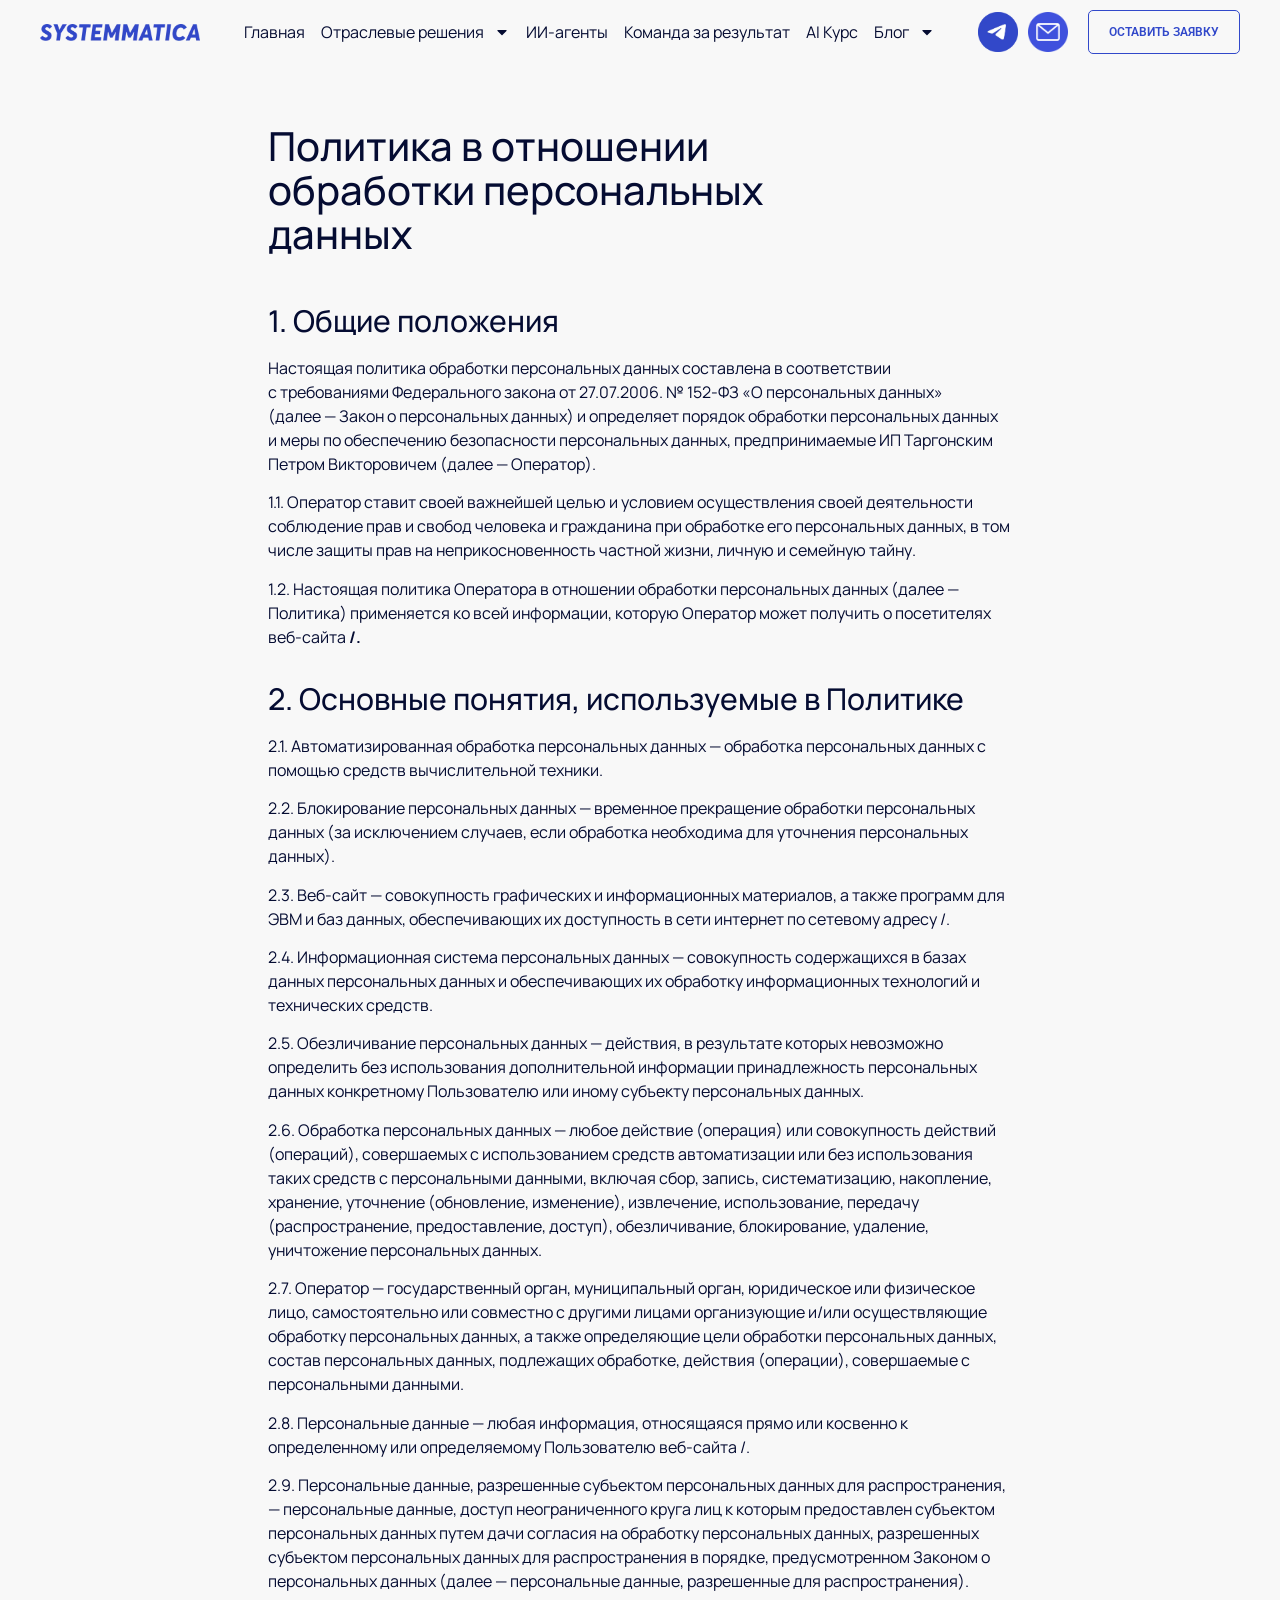
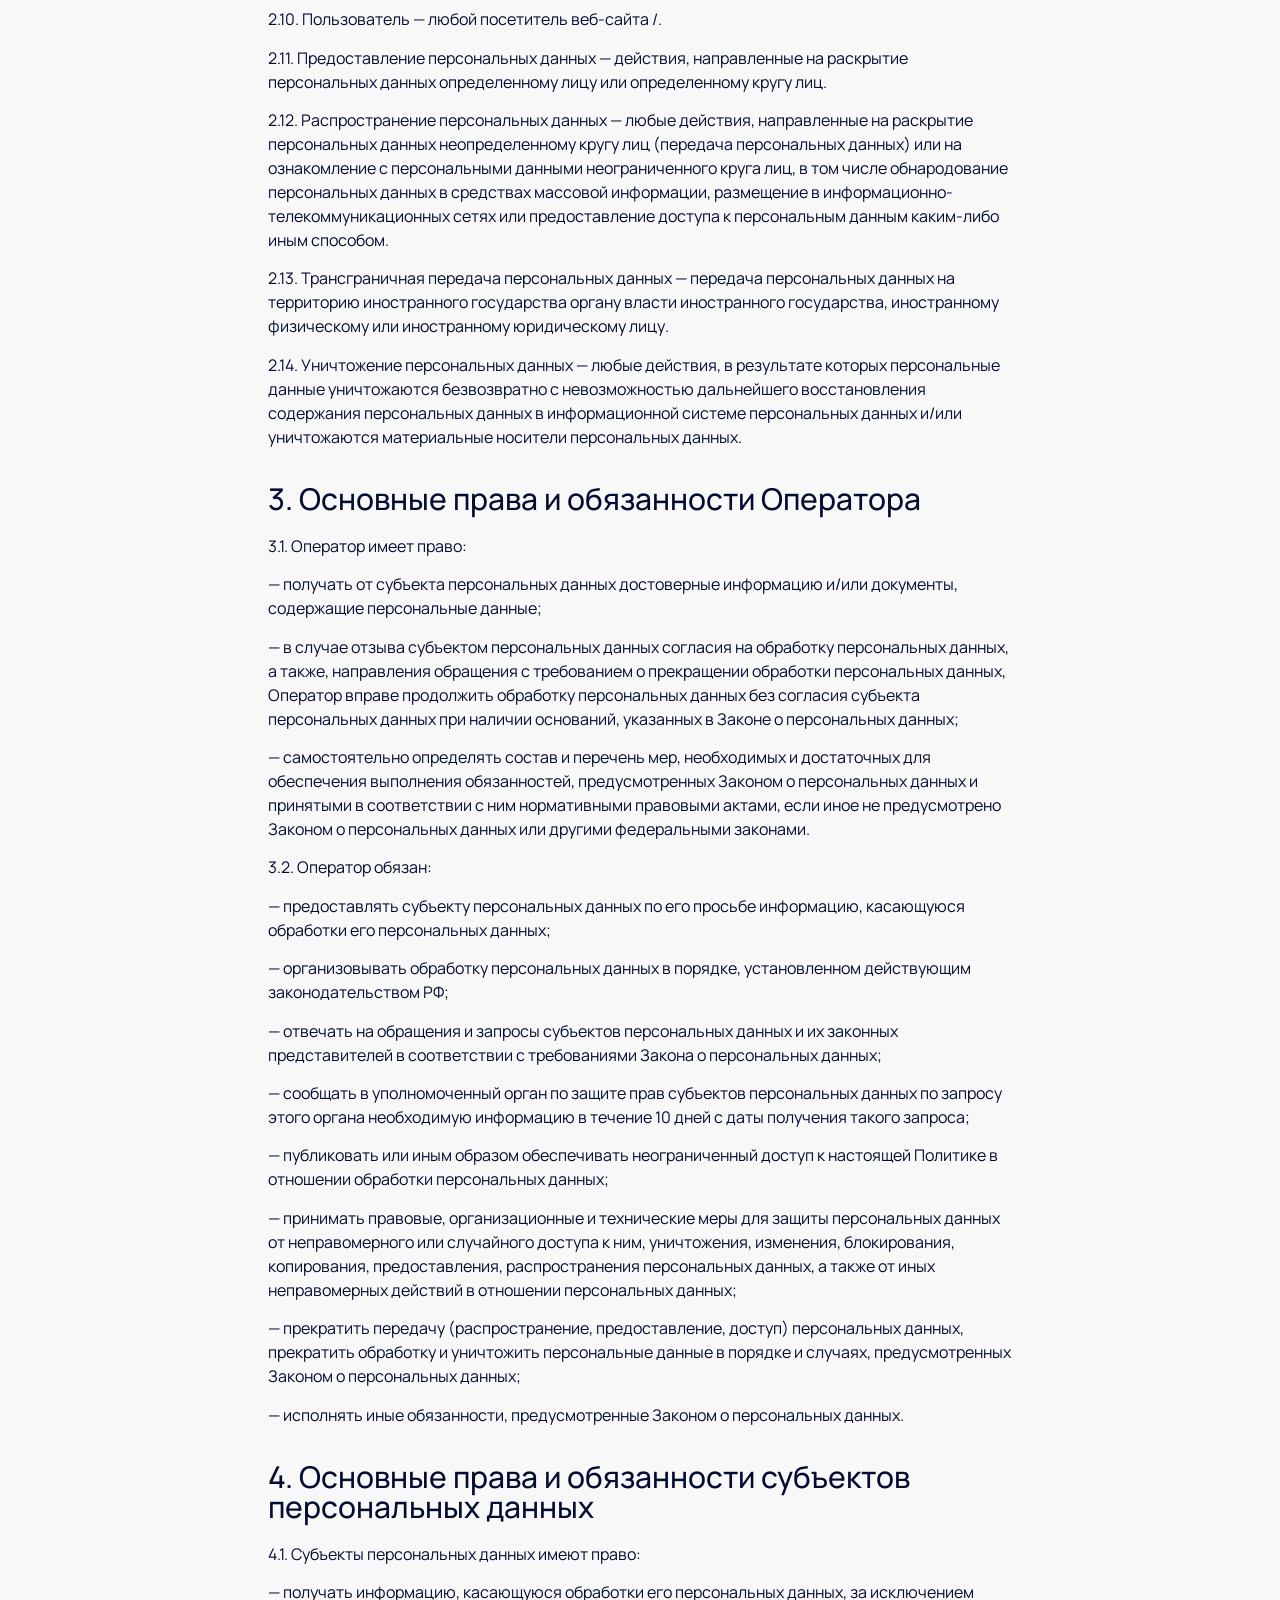
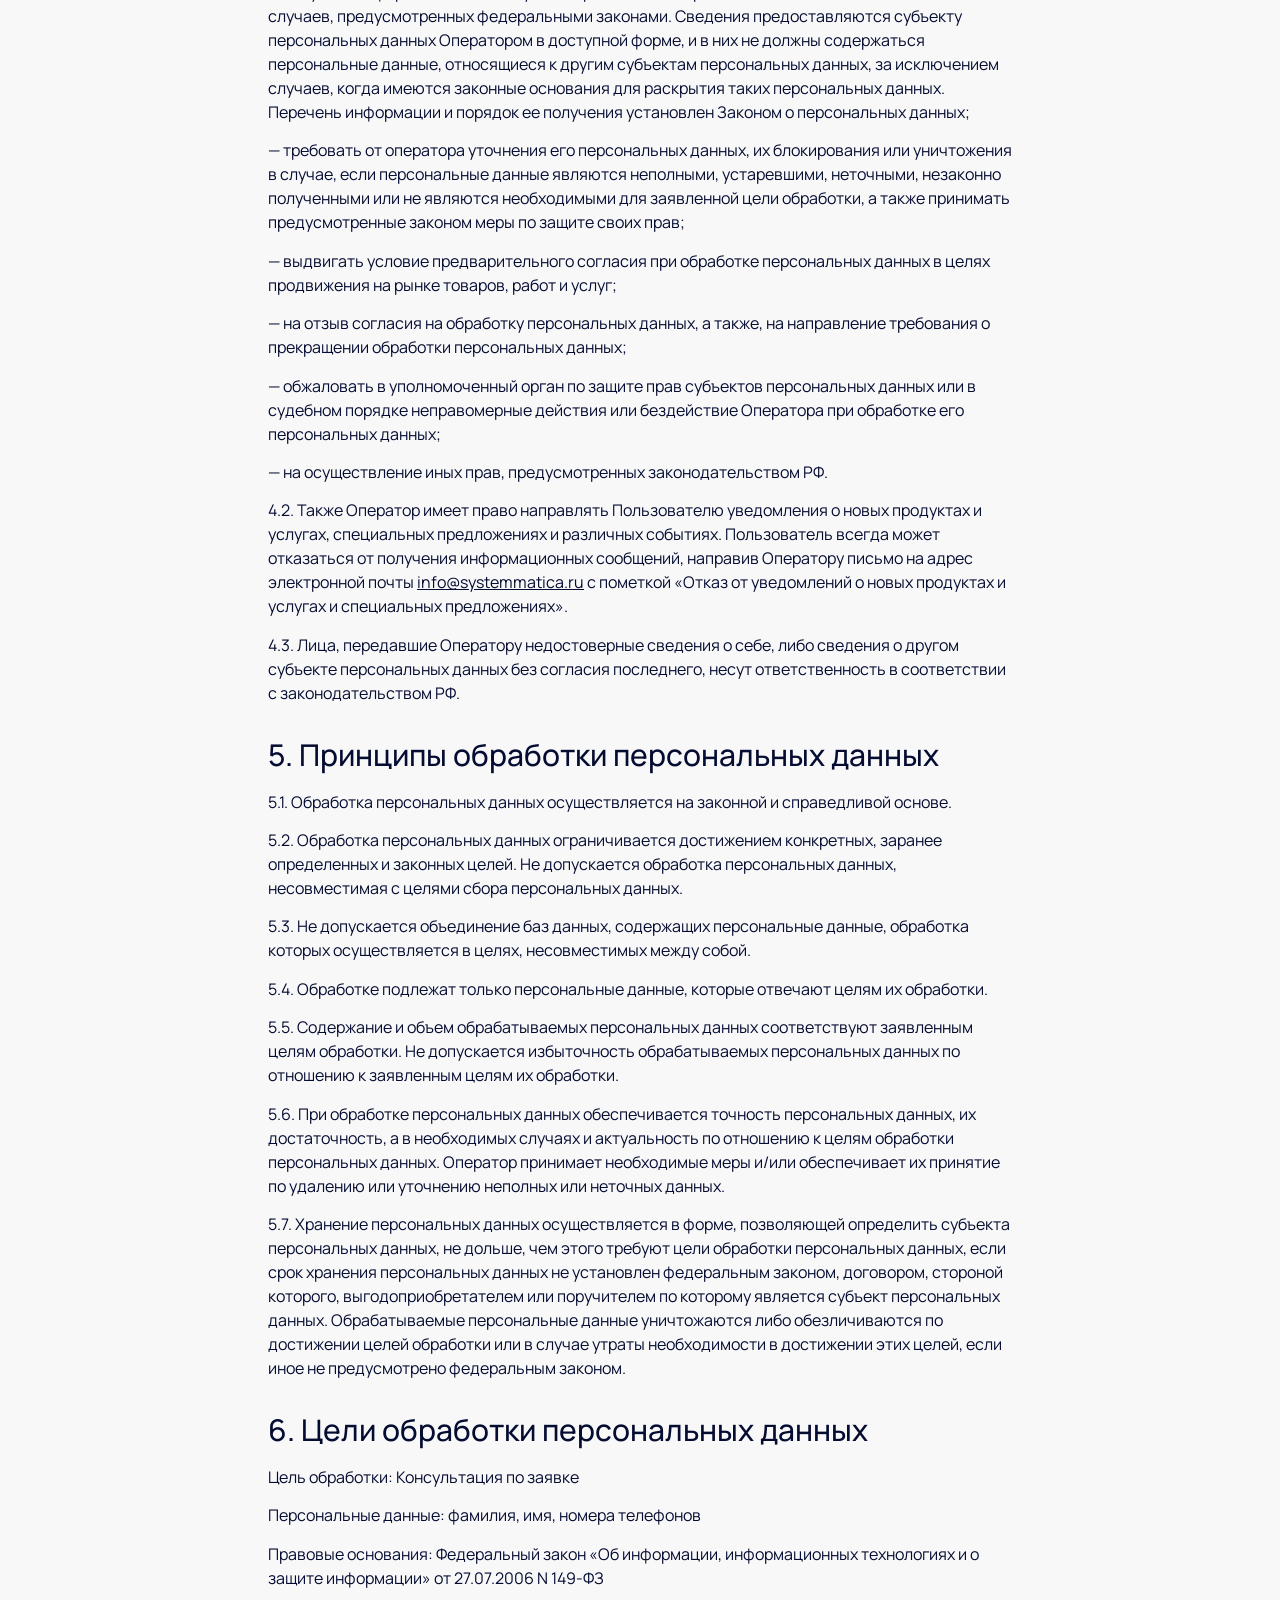
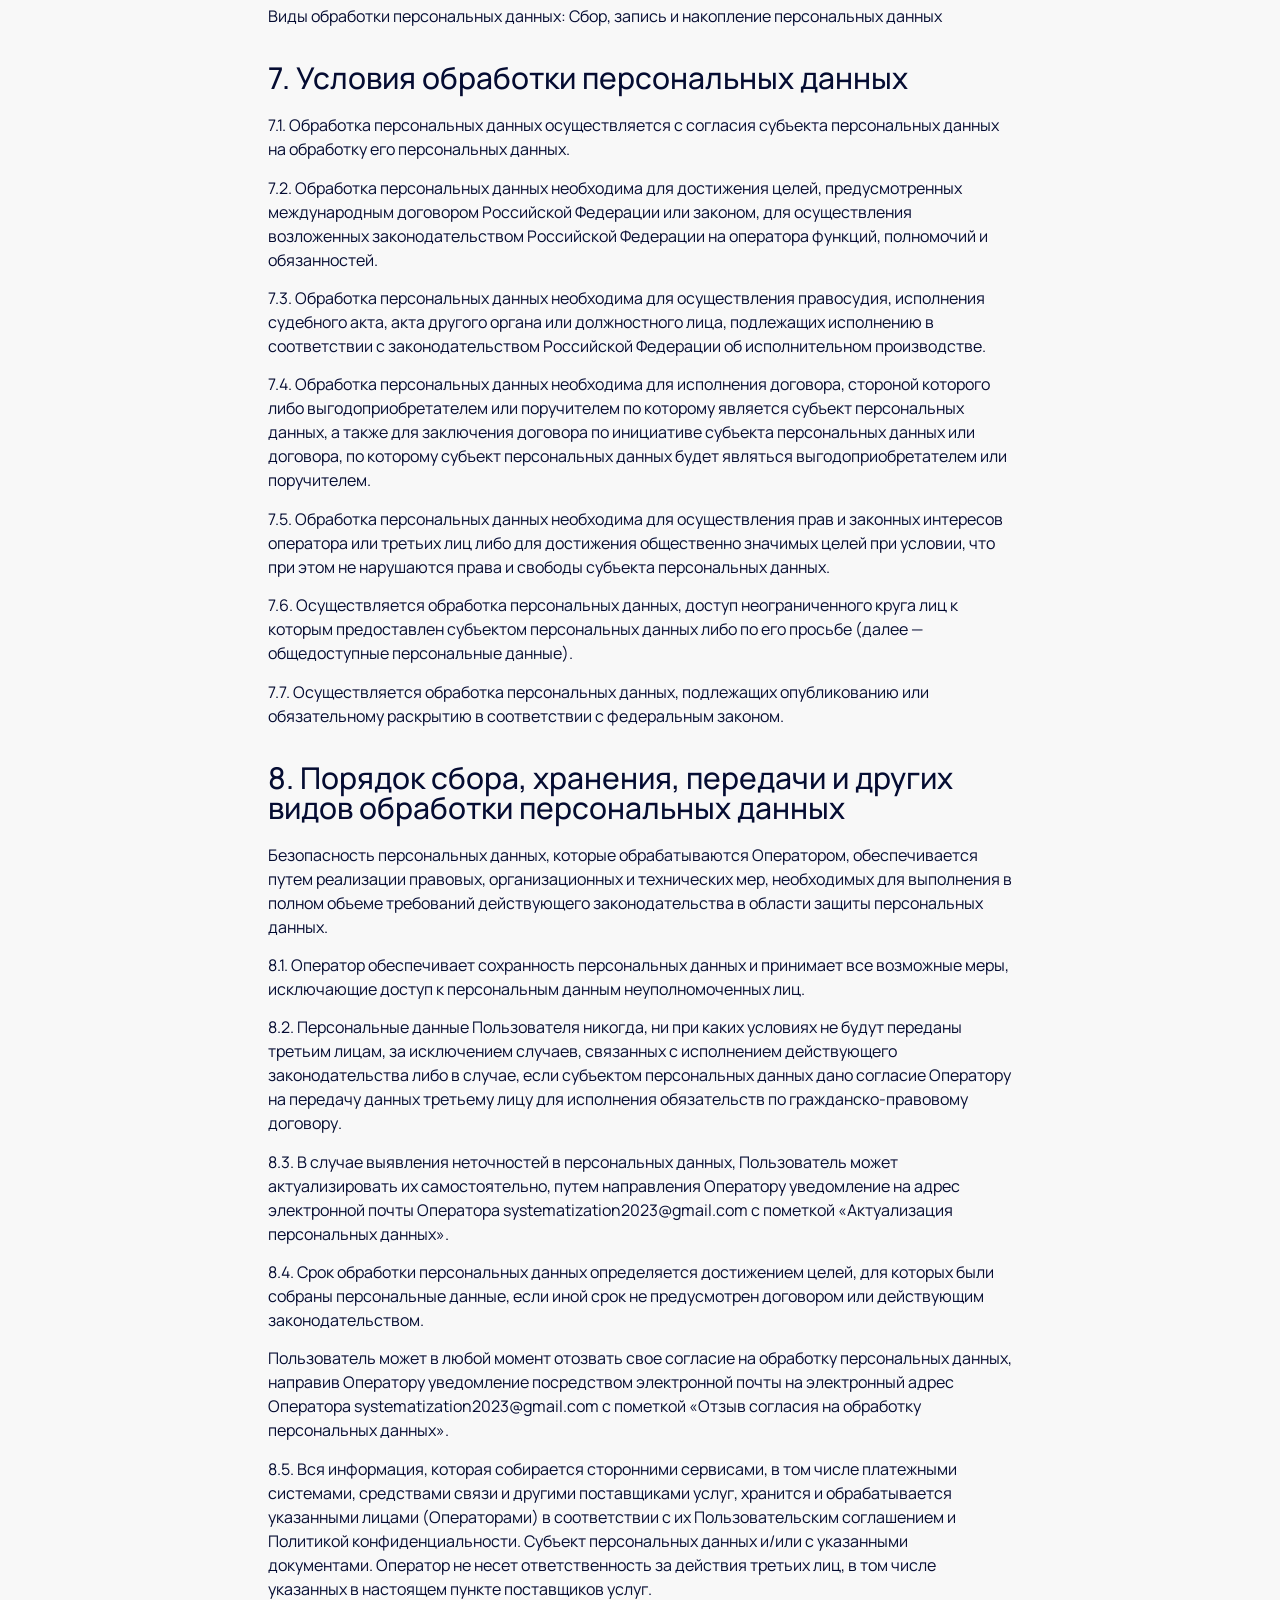
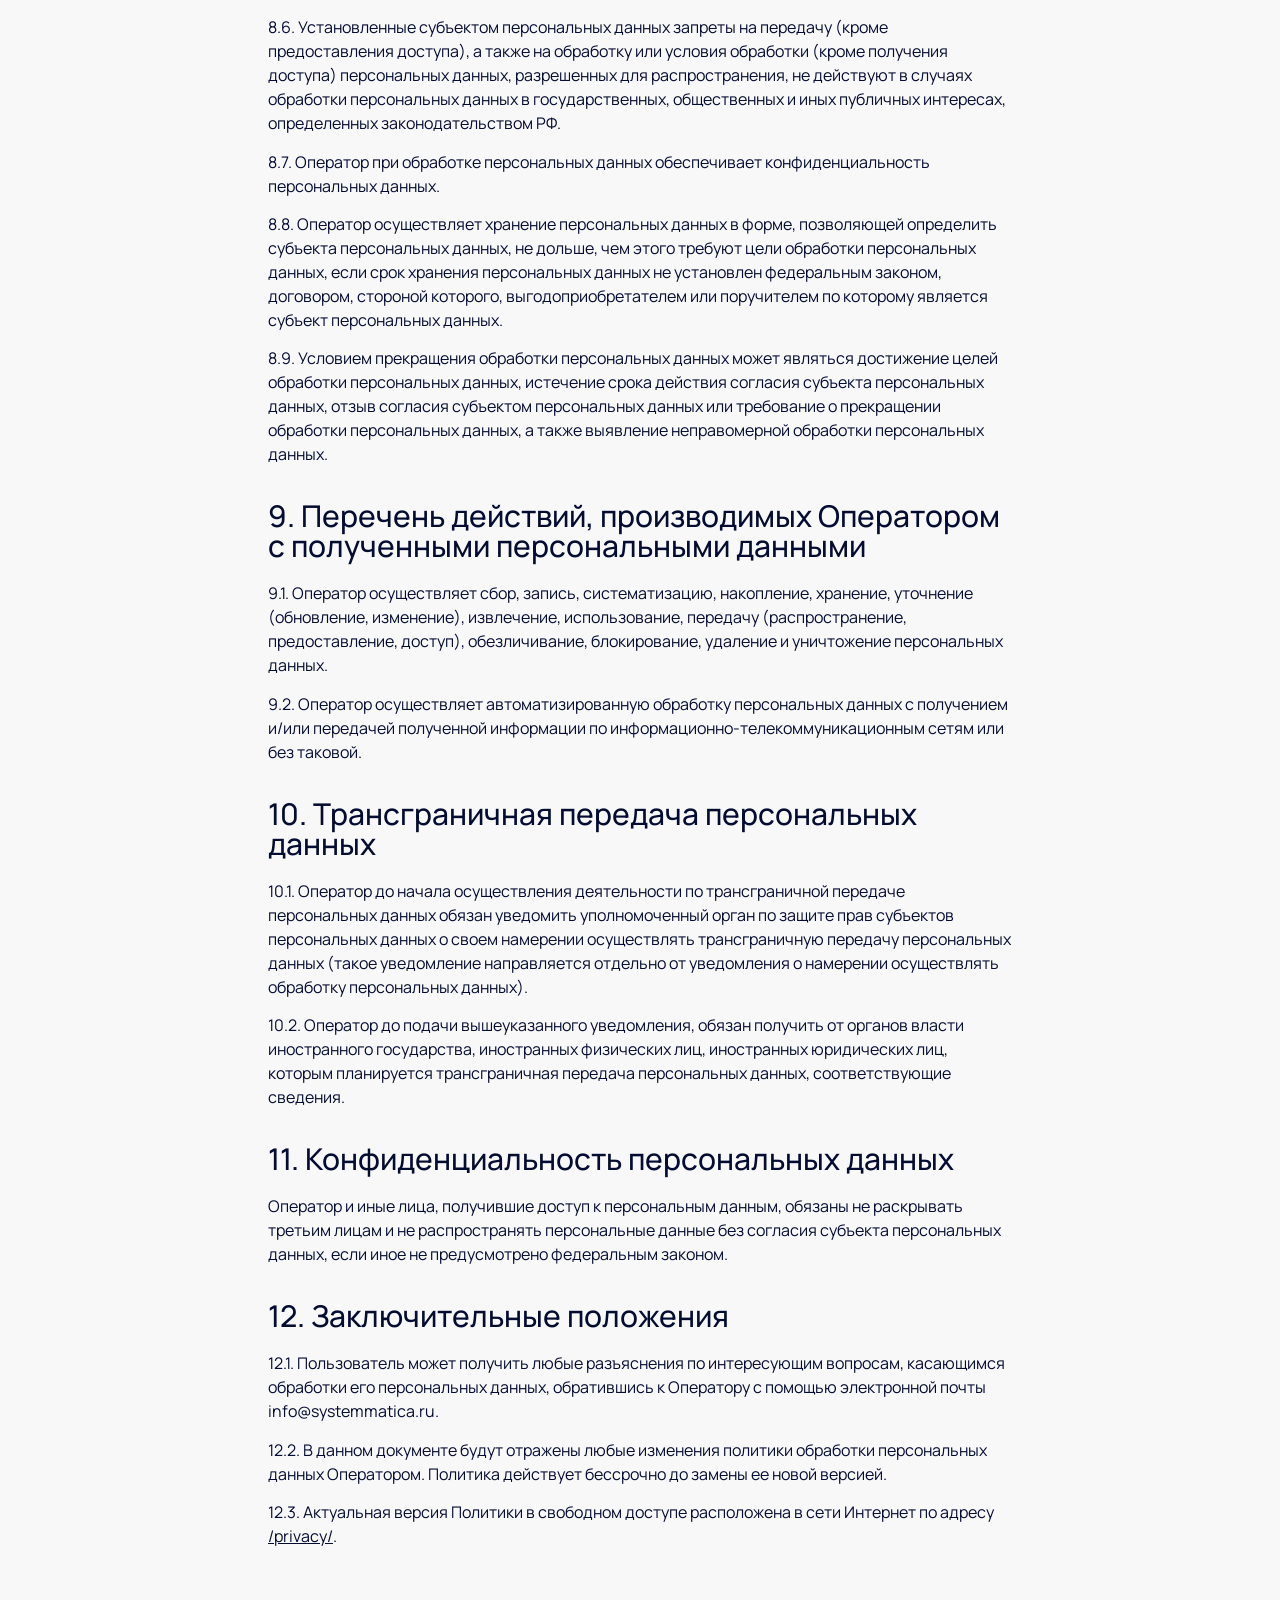
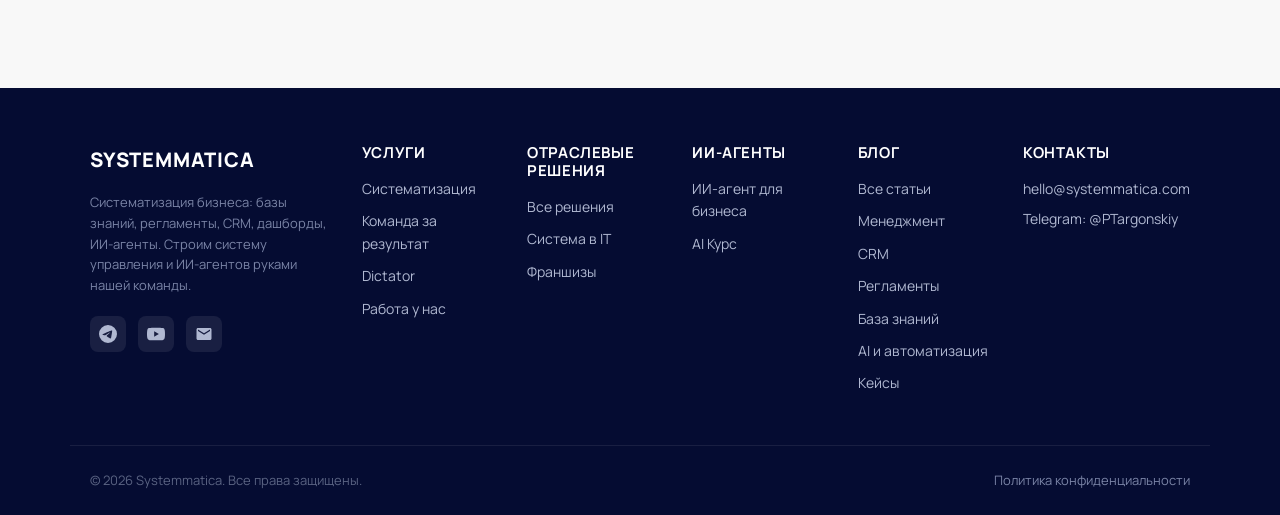
<file: privacy/index.html>
<!DOCTYPE html>
<html lang="ru-RU" prefix="og: https://ogp.me/ns#">
<head>
<style>.elementor-invisible{visibility:visible!important;opacity:1!important}html,body{overflow-x:clip}table{max-width:100%}@media(max-width:767px){table{display:block;overflow-x:auto}}.sm-static-cta{display:flex;flex-direction:column;gap:14px;align-items:flex-start;padding:8px 0;font-family:inherit}.sm-static-cta p{margin:0;font-size:16px;line-height:1.5}.sm-static-cta a{display:inline-block;background:#3249CA;color:#fff!important;padding:14px 26px;border-radius:8px;font-weight:600;text-decoration:none}</style>

	<meta charset="UTF-8">
	<meta name="viewport" content="width=device-width, initial-scale=1.0, viewport-fit=cover" />		<script>window._wca = window._wca || [];</script>

<!-- Поисковая оптимизация от Rank Math Pro - https://rankmath.com/ -->
<title>Политика конфиденциальности | Systemmatica</title>
<meta name="description" content="1. Общие положения"/>
<meta name="robots" content="follow, index, max-snippet:-1, max-video-preview:-1, max-image-preview:large"/>
<link rel="canonical" href="https://systemmatica.com/privacy/" />
<meta property="og:locale" content="ru_RU" />
<meta property="og:type" content="article" />
<meta property="og:title" content="Политика конфиденциальности | Systemmatica" />
<meta property="og:description" content="1. Общие положения" />
<meta property="og:url" content="https://systemmatica.com/privacy/" />
<meta property="og:site_name" content="Systemmatica. Система управления и ИИ-агенты руками нашей команды" />
<meta property="og:updated_time" content="2025-11-20T22:58:04+03:00" />
<meta property="og:image" content="/wp-content/uploads/Бейдж.webp" />
<meta property="og:image:secure_url" content="/wp-content/uploads/Бейдж.webp" />
<meta property="og:image:width" content="1200" />
<meta property="og:image:height" content="628" />
<meta property="og:image:alt" content="Политика конфиденциальности" />
<meta property="og:image:type" content="image/webp" />
<meta property="article:published_time" content="2025-11-20T22:46:46+03:00" />
<meta property="article:modified_time" content="2025-11-20T22:58:04+03:00" />
<meta name="twitter:card" content="summary_large_image" />
<meta name="twitter:title" content="Политика конфиденциальности | Systemmatica" />
<meta name="twitter:description" content="1. Общие положения" />
<meta name="twitter:image" content="/wp-content/uploads/Бейдж.webp" />
<meta name="twitter:label1" content="Время чтения" />
<meta name="twitter:data1" content="9 минут" />
<script type="application/ld+json" class="rank-math-schema-pro">{"@context":"https://schema.org","@graph":[{"@type":"Organization","@id":"https://systemmatica.com/#organization","name":"Systemmatica","url":"https://systemmatica.com","logo":{"@type":"ImageObject","@id":"https://systemmatica.com/#logo","url":"https://systemmatica.com/wp-content/uploads/logo.png","contentUrl":"https://systemmatica.com/wp-content/uploads/logo.png","caption":"Systemmatica. \u0421\u0438\u0441\u0442\u0435\u043c\u0430 \u0443\u043f\u0440\u0430\u0432\u043b\u0435\u043d\u0438\u044f \u0438 \u0418\u0418-\u0430\u0433\u0435\u043d\u0442\u044b \u0440\u0443\u043a\u0430\u043c\u0438 \u043d\u0430\u0448\u0435\u0439 \u043a\u043e\u043c\u0430\u043d\u0434\u044b","inLanguage":"ru-RU","width":"480","height":"51"},"description":"Systemmatica \u2014 \u043f\u043e\u0441\u0442\u0440\u043e\u0438\u043c \u0441\u0438\u0441\u0442\u0435\u043c\u0443 \u0432 \u0431\u0438\u0437\u043d\u0435\u0441\u0435 \u0437\u0430 2 \u0438\u043d\u0442\u0435\u0440\u0432\u044c\u044e \u0432 \u043d\u0435\u0434\u0435\u043b\u044e. \u0411\u0430\u0437\u044b \u0437\u043d\u0430\u043d\u0438\u0439, \u0441\u0438\u0441\u0442\u0435\u043c\u044b \u0443\u0447\u0435\u0442\u0430 \u0438 \u0434\u0430\u0448\u0431\u043e\u0440\u0434\u044b \u0441 \u0430\u043d\u0430\u043b\u0438\u0442\u0438\u043a\u043e\u0439."},{"@type":"WebSite","@id":"https://systemmatica.com/#website","url":"https://systemmatica.com","name":"Systemmatica. \u0421\u0438\u0441\u0442\u0435\u043c\u0430 \u0443\u043f\u0440\u0430\u0432\u043b\u0435\u043d\u0438\u044f \u0438 \u0418\u0418-\u0430\u0433\u0435\u043d\u0442\u044b \u0440\u0443\u043a\u0430\u043c\u0438 \u043d\u0430\u0448\u0435\u0439 \u043a\u043e\u043c\u0430\u043d\u0434\u044b","alternateName":"Systemmatica","publisher":{"@id":"https://systemmatica.com/#organization"},"inLanguage":"ru-RU"},{"@type":"ImageObject","@id":"https://systemmatica.com/wp-content/uploads/\u0411\u0435\u0439\u0434\u0436.webp","url":"https://systemmatica.com/wp-content/uploads/\u0411\u0435\u0439\u0434\u0436.webp","width":"1200","height":"628","inLanguage":"ru-RU"},{"@type":"WebPage","@id":"https://systemmatica.com/privacy/#webpage","url":"https://systemmatica.com/privacy/","name":"\u041f\u043e\u043b\u0438\u0442\u0438\u043a\u0430 \u043a\u043e\u043d\u0444\u0438\u0434\u0435\u043d\u0446\u0438\u0430\u043b\u044c\u043d\u043e\u0441\u0442\u0438 | Systemmatica","datePublished":"2025-11-20T22:46:46+03:00","dateModified":"2025-11-20T22:58:04+03:00","isPartOf":{"@id":"https://systemmatica.com/#website"},"primaryImageOfPage":{"@id":"https://systemmatica.com/wp-content/uploads/\u0411\u0435\u0439\u0434\u0436.webp"},"inLanguage":"ru-RU"},{"@type":"Person","@id":"https://systemmatica.com/author/mashahudorozhadm/","name":"\u041f\u0435\u0442\u0440 \u0422\u0430\u0440\u0433\u043e\u043d\u0441\u043a\u0438\u0439","url":"https://systemmatica.com/author/mashahudorozhadm/","image":{"@type":"ImageObject","@id":"https://secure.gravatar.com/avatar/053fde21516ad2e49b0e16d481a479d54bbfe196598cf6ff1a212eb6d9fe81a0?s=96&amp;d=mm&amp;r=g","url":"https://secure.gravatar.com/avatar/053fde21516ad2e49b0e16d481a479d54bbfe196598cf6ff1a212eb6d9fe81a0?s=96&amp;d=mm&amp;r=g","caption":"\u041f\u0435\u0442\u0440 \u0422\u0430\u0440\u0433\u043e\u043d\u0441\u043a\u0438\u0439","inLanguage":"ru-RU"},"worksFor":{"@id":"https://systemmatica.com/#organization"}},{"@type":"Article","headline":"\u041f\u043e\u043b\u0438\u0442\u0438\u043a\u0430 \u043a\u043e\u043d\u0444\u0438\u0434\u0435\u043d\u0446\u0438\u0430\u043b\u044c\u043d\u043e\u0441\u0442\u0438 | Systemmatica","datePublished":"2025-11-20T22:46:46+03:00","dateModified":"2025-11-20T22:58:04+03:00","author":{"@id":"https://systemmatica.com/author/mashahudorozhadm/","name":"\u041f\u0435\u0442\u0440 \u0422\u0430\u0440\u0433\u043e\u043d\u0441\u043a\u0438\u0439"},"publisher":{"@id":"https://systemmatica.com/#organization"},"description":"1. \u041e\u0431\u0449\u0438\u0435 \u043f\u043e\u043b\u043e\u0436\u0435\u043d\u0438\u044f","name":"\u041f\u043e\u043b\u0438\u0442\u0438\u043a\u0430 \u043a\u043e\u043d\u0444\u0438\u0434\u0435\u043d\u0446\u0438\u0430\u043b\u044c\u043d\u043e\u0441\u0442\u0438 | Systemmatica","@id":"https://systemmatica.com/privacy/#richSnippet","isPartOf":{"@id":"https://systemmatica.com/privacy/#webpage"},"image":{"@id":"https://systemmatica.com/wp-content/uploads/\u0411\u0435\u0439\u0434\u0436.webp"},"inLanguage":"ru-RU","mainEntityOfPage":{"@id":"https://systemmatica.com/privacy/#webpage"}}]}</script>
<!-- /Rank Math WordPress SEO плагин -->

<link rel='dns-prefetch' href='//www.googletagmanager.com' />




<style id="wp-img-auto-sizes-contain-inline-css">
img:is([sizes=auto i],[sizes^="auto," i]){contain-intrinsic-size:3000px 1500px}
/*# sourceURL=wp-img-auto-sizes-contain-inline-css */
</style>
<style id="wp-emoji-styles-inline-css">

	img.wp-smiley, img.emoji {
		display: inline !important;
		border: none !important;
		box-shadow: none !important;
		height: 1em !important;
		width: 1em !important;
		margin: 0 0.07em !important;
		vertical-align: -0.1em !important;
		background: none !important;
		padding: 0 !important;
	}
/*# sourceURL=wp-emoji-styles-inline-css */
</style>
<style id="jetpack-sharing-buttons-style-inline-css">
.jetpack-sharing-buttons__services-list{display:flex;flex-direction:row;flex-wrap:wrap;gap:0;list-style-type:none;margin:5px;padding:0}.jetpack-sharing-buttons__services-list.has-small-icon-size{font-size:12px}.jetpack-sharing-buttons__services-list.has-normal-icon-size{font-size:16px}.jetpack-sharing-buttons__services-list.has-large-icon-size{font-size:24px}.jetpack-sharing-buttons__services-list.has-huge-icon-size{font-size:36px}@media print{.jetpack-sharing-buttons__services-list{display:none!important}}.editor-styles-wrapper .wp-block-jetpack-sharing-buttons{gap:0;padding-inline-start:0}ul.jetpack-sharing-buttons__services-list.has-background{padding:1.25em 2.375em}
/*# sourceURL=/wp-content/plugins/jetpack/_inc/blocks/sharing-buttons/view.css */
</style>
<style id="global-styles-inline-css">
:root{--wp--preset--aspect-ratio--square: 1;--wp--preset--aspect-ratio--4-3: 4/3;--wp--preset--aspect-ratio--3-4: 3/4;--wp--preset--aspect-ratio--3-2: 3/2;--wp--preset--aspect-ratio--2-3: 2/3;--wp--preset--aspect-ratio--16-9: 16/9;--wp--preset--aspect-ratio--9-16: 9/16;--wp--preset--color--black: #000000;--wp--preset--color--cyan-bluish-gray: #abb8c3;--wp--preset--color--white: #ffffff;--wp--preset--color--pale-pink: #f78da7;--wp--preset--color--vivid-red: #cf2e2e;--wp--preset--color--luminous-vivid-orange: #ff6900;--wp--preset--color--luminous-vivid-amber: #fcb900;--wp--preset--color--light-green-cyan: #7bdcb5;--wp--preset--color--vivid-green-cyan: #00d084;--wp--preset--color--pale-cyan-blue: #8ed1fc;--wp--preset--color--vivid-cyan-blue: #0693e3;--wp--preset--color--vivid-purple: #9b51e0;--wp--preset--gradient--vivid-cyan-blue-to-vivid-purple: linear-gradient(135deg,rgb(6,147,227) 0%,rgb(155,81,224) 100%);--wp--preset--gradient--light-green-cyan-to-vivid-green-cyan: linear-gradient(135deg,rgb(122,220,180) 0%,rgb(0,208,130) 100%);--wp--preset--gradient--luminous-vivid-amber-to-luminous-vivid-orange: linear-gradient(135deg,rgb(252,185,0) 0%,rgb(255,105,0) 100%);--wp--preset--gradient--luminous-vivid-orange-to-vivid-red: linear-gradient(135deg,rgb(255,105,0) 0%,rgb(207,46,46) 100%);--wp--preset--gradient--very-light-gray-to-cyan-bluish-gray: linear-gradient(135deg,rgb(238,238,238) 0%,rgb(169,184,195) 100%);--wp--preset--gradient--cool-to-warm-spectrum: linear-gradient(135deg,rgb(74,234,220) 0%,rgb(151,120,209) 20%,rgb(207,42,186) 40%,rgb(238,44,130) 60%,rgb(251,105,98) 80%,rgb(254,248,76) 100%);--wp--preset--gradient--blush-light-purple: linear-gradient(135deg,rgb(255,206,236) 0%,rgb(152,150,240) 100%);--wp--preset--gradient--blush-bordeaux: linear-gradient(135deg,rgb(254,205,165) 0%,rgb(254,45,45) 50%,rgb(107,0,62) 100%);--wp--preset--gradient--luminous-dusk: linear-gradient(135deg,rgb(255,203,112) 0%,rgb(199,81,192) 50%,rgb(65,88,208) 100%);--wp--preset--gradient--pale-ocean: linear-gradient(135deg,rgb(255,245,203) 0%,rgb(182,227,212) 50%,rgb(51,167,181) 100%);--wp--preset--gradient--electric-grass: linear-gradient(135deg,rgb(202,248,128) 0%,rgb(113,206,126) 100%);--wp--preset--gradient--midnight: linear-gradient(135deg,rgb(2,3,129) 0%,rgb(40,116,252) 100%);--wp--preset--font-size--small: 13px;--wp--preset--font-size--medium: 20px;--wp--preset--font-size--large: 36px;--wp--preset--font-size--x-large: 42px;--wp--preset--spacing--20: 0.44rem;--wp--preset--spacing--30: 0.67rem;--wp--preset--spacing--40: 1rem;--wp--preset--spacing--50: 1.5rem;--wp--preset--spacing--60: 2.25rem;--wp--preset--spacing--70: 3.38rem;--wp--preset--spacing--80: 5.06rem;--wp--preset--shadow--natural: 6px 6px 9px rgba(0, 0, 0, 0.2);--wp--preset--shadow--deep: 12px 12px 50px rgba(0, 0, 0, 0.4);--wp--preset--shadow--sharp: 6px 6px 0px rgba(0, 0, 0, 0.2);--wp--preset--shadow--outlined: 6px 6px 0px -3px rgb(255, 255, 255), 6px 6px rgb(0, 0, 0);--wp--preset--shadow--crisp: 6px 6px 0px rgb(0, 0, 0);}.wp-block-button{--wp--preset--dimension--25: 25%;--wp--preset--dimension--50: 50%;--wp--preset--dimension--75: 75%;--wp--preset--dimension--100: 100%;}:root { --wp--style--global--content-size: 800px;--wp--style--global--wide-size: 1200px; }:where(body) { margin: 0; }.wp-site-blocks > .alignleft { float: left; margin-right: 2em; }.wp-site-blocks > .alignright { float: right; margin-left: 2em; }.wp-site-blocks > .aligncenter { justify-content: center; margin-left: auto; margin-right: auto; }:where(.wp-site-blocks) > * { margin-block-start: 24px; margin-block-end: 0; }:where(.wp-site-blocks) > :first-child { margin-block-start: 0; }:where(.wp-site-blocks) > :last-child { margin-block-end: 0; }:root { --wp--style--block-gap: 24px; }:root :where(.is-layout-flow) > :first-child{margin-block-start: 0;}:root :where(.is-layout-flow) > :last-child{margin-block-end: 0;}:root :where(.is-layout-flow) > *{margin-block-start: 24px;margin-block-end: 0;}:root :where(.is-layout-constrained) > :first-child{margin-block-start: 0;}:root :where(.is-layout-constrained) > :last-child{margin-block-end: 0;}:root :where(.is-layout-constrained) > *{margin-block-start: 24px;margin-block-end: 0;}:root :where(.is-layout-flex){gap: 24px;}:root :where(.is-layout-grid){gap: 24px;}.is-layout-flow > .alignleft{float: left;margin-inline-start: 0;margin-inline-end: 2em;}.is-layout-flow > .alignright{float: right;margin-inline-start: 2em;margin-inline-end: 0;}.is-layout-flow > .aligncenter{margin-left: auto !important;margin-right: auto !important;}.is-layout-constrained > .alignleft{float: left;margin-inline-start: 0;margin-inline-end: 2em;}.is-layout-constrained > .alignright{float: right;margin-inline-start: 2em;margin-inline-end: 0;}.is-layout-constrained > .aligncenter{margin-left: auto !important;margin-right: auto !important;}.is-layout-constrained > :where(:not(.alignleft):not(.alignright):not(.alignfull)){max-width: var(--wp--style--global--content-size);margin-left: auto !important;margin-right: auto !important;}.is-layout-constrained > .alignwide{max-width: var(--wp--style--global--wide-size);}body .is-layout-flex{display: flex;}.is-layout-flex{flex-wrap: wrap;align-items: center;}.is-layout-flex > :is(*, div){margin: 0;}body .is-layout-grid{display: grid;}.is-layout-grid > :is(*, div){margin: 0;}body{padding-top: 0px;padding-right: 0px;padding-bottom: 0px;padding-left: 0px;}:root :where(.wp-element-button, .wp-block-button__link){background-color: #32373c;border-width: 0;color: #fff;font-family: inherit;font-size: inherit;font-style: inherit;font-weight: inherit;letter-spacing: inherit;line-height: inherit;padding-top: calc(0.667em + 2px);padding-right: calc(1.333em + 2px);padding-bottom: calc(0.667em + 2px);padding-left: calc(1.333em + 2px);text-decoration: none;text-transform: inherit;}.has-black-color{color: var(--wp--preset--color--black) !important;}.has-cyan-bluish-gray-color{color: var(--wp--preset--color--cyan-bluish-gray) !important;}.has-white-color{color: var(--wp--preset--color--white) !important;}.has-pale-pink-color{color: var(--wp--preset--color--pale-pink) !important;}.has-vivid-red-color{color: var(--wp--preset--color--vivid-red) !important;}.has-luminous-vivid-orange-color{color: var(--wp--preset--color--luminous-vivid-orange) !important;}.has-luminous-vivid-amber-color{color: var(--wp--preset--color--luminous-vivid-amber) !important;}.has-light-green-cyan-color{color: var(--wp--preset--color--light-green-cyan) !important;}.has-vivid-green-cyan-color{color: var(--wp--preset--color--vivid-green-cyan) !important;}.has-pale-cyan-blue-color{color: var(--wp--preset--color--pale-cyan-blue) !important;}.has-vivid-cyan-blue-color{color: var(--wp--preset--color--vivid-cyan-blue) !important;}.has-vivid-purple-color{color: var(--wp--preset--color--vivid-purple) !important;}.has-black-background-color{background-color: var(--wp--preset--color--black) !important;}.has-cyan-bluish-gray-background-color{background-color: var(--wp--preset--color--cyan-bluish-gray) !important;}.has-white-background-color{background-color: var(--wp--preset--color--white) !important;}.has-pale-pink-background-color{background-color: var(--wp--preset--color--pale-pink) !important;}.has-vivid-red-background-color{background-color: var(--wp--preset--color--vivid-red) !important;}.has-luminous-vivid-orange-background-color{background-color: var(--wp--preset--color--luminous-vivid-orange) !important;}.has-luminous-vivid-amber-background-color{background-color: var(--wp--preset--color--luminous-vivid-amber) !important;}.has-light-green-cyan-background-color{background-color: var(--wp--preset--color--light-green-cyan) !important;}.has-vivid-green-cyan-background-color{background-color: var(--wp--preset--color--vivid-green-cyan) !important;}.has-pale-cyan-blue-background-color{background-color: var(--wp--preset--color--pale-cyan-blue) !important;}.has-vivid-cyan-blue-background-color{background-color: var(--wp--preset--color--vivid-cyan-blue) !important;}.has-vivid-purple-background-color{background-color: var(--wp--preset--color--vivid-purple) !important;}.has-black-border-color{border-color: var(--wp--preset--color--black) !important;}.has-cyan-bluish-gray-border-color{border-color: var(--wp--preset--color--cyan-bluish-gray) !important;}.has-white-border-color{border-color: var(--wp--preset--color--white) !important;}.has-pale-pink-border-color{border-color: var(--wp--preset--color--pale-pink) !important;}.has-vivid-red-border-color{border-color: var(--wp--preset--color--vivid-red) !important;}.has-luminous-vivid-orange-border-color{border-color: var(--wp--preset--color--luminous-vivid-orange) !important;}.has-luminous-vivid-amber-border-color{border-color: var(--wp--preset--color--luminous-vivid-amber) !important;}.has-light-green-cyan-border-color{border-color: var(--wp--preset--color--light-green-cyan) !important;}.has-vivid-green-cyan-border-color{border-color: var(--wp--preset--color--vivid-green-cyan) !important;}.has-pale-cyan-blue-border-color{border-color: var(--wp--preset--color--pale-cyan-blue) !important;}.has-vivid-cyan-blue-border-color{border-color: var(--wp--preset--color--vivid-cyan-blue) !important;}.has-vivid-purple-border-color{border-color: var(--wp--preset--color--vivid-purple) !important;}.has-vivid-cyan-blue-to-vivid-purple-gradient-background{background: var(--wp--preset--gradient--vivid-cyan-blue-to-vivid-purple) !important;}.has-light-green-cyan-to-vivid-green-cyan-gradient-background{background: var(--wp--preset--gradient--light-green-cyan-to-vivid-green-cyan) !important;}.has-luminous-vivid-amber-to-luminous-vivid-orange-gradient-background{background: var(--wp--preset--gradient--luminous-vivid-amber-to-luminous-vivid-orange) !important;}.has-luminous-vivid-orange-to-vivid-red-gradient-background{background: var(--wp--preset--gradient--luminous-vivid-orange-to-vivid-red) !important;}.has-very-light-gray-to-cyan-bluish-gray-gradient-background{background: var(--wp--preset--gradient--very-light-gray-to-cyan-bluish-gray) !important;}.has-cool-to-warm-spectrum-gradient-background{background: var(--wp--preset--gradient--cool-to-warm-spectrum) !important;}.has-blush-light-purple-gradient-background{background: var(--wp--preset--gradient--blush-light-purple) !important;}.has-blush-bordeaux-gradient-background{background: var(--wp--preset--gradient--blush-bordeaux) !important;}.has-luminous-dusk-gradient-background{background: var(--wp--preset--gradient--luminous-dusk) !important;}.has-pale-ocean-gradient-background{background: var(--wp--preset--gradient--pale-ocean) !important;}.has-electric-grass-gradient-background{background: var(--wp--preset--gradient--electric-grass) !important;}.has-midnight-gradient-background{background: var(--wp--preset--gradient--midnight) !important;}.has-small-font-size{font-size: var(--wp--preset--font-size--small) !important;}.has-medium-font-size{font-size: var(--wp--preset--font-size--medium) !important;}.has-large-font-size{font-size: var(--wp--preset--font-size--large) !important;}.has-x-large-font-size{font-size: var(--wp--preset--font-size--x-large) !important;}
:root :where(.wp-block-icon svg){width: 24px;}
:root :where(.wp-block-pullquote){font-size: 1.5em;line-height: 1.6;}
/*# sourceURL=global-styles-inline-css */
</style>
<style id="woocommerce-inline-inline-css">
.woocommerce form .form-row .required { visibility: visible; }
/*# sourceURL=woocommerce-inline-inline-css */
</style>
<link rel='stylesheet' id='hello-biz-css' href='/wp-content/themes/hello-biz/assets/css/theme.css?ver=1.2.0' media='all' />
<link rel='stylesheet' id='hello-biz-header-footer-css' href='/wp-content/themes/hello-biz/assets/css/header-footer.css?ver=1.2.0' media='all' />
<link rel='stylesheet' id='elementor-frontend-css' href='/wp-content/plugins/elementor/assets/css/frontend.min.css?ver=3.35.6' media='all' />
<link rel='stylesheet' id='widget-heading-css' href='/wp-content/plugins/elementor/assets/css/widget-heading.min.css?ver=3.35.6' media='all' />
<link rel='stylesheet' id='widget-form-css' href='/wp-content/plugins/elementor-pro/assets/css/widget-form.min.css?ver=3.27.4' media='all' />
<link rel='stylesheet' id='e-popup-css' href='/wp-content/plugins/elementor-pro/assets/css/conditionals/popup.min.css?ver=3.27.4' media='all' />
<link rel='stylesheet' id='widget-image-css' href='/wp-content/plugins/elementor/assets/css/widget-image.min.css?ver=3.35.6' media='all' />
<link rel='stylesheet' id='widget-nav-menu-css' href='/wp-content/plugins/elementor-pro/assets/css/widget-nav-menu.min.css?ver=3.27.4' media='all' />
<link rel='stylesheet' id='e-sticky-css' href='/wp-content/plugins/elementor-pro/assets/css/modules/sticky.min.css?ver=3.27.4' media='all' />
<link rel='stylesheet' id='elementor-post-8-css' href='/wp-content/uploads/elementor/css/post-8.css?ver=1790129688' media='all' />
<link rel='stylesheet' id='elementor-post-298-css' href='/wp-content/uploads/elementor/css/post-298.css?ver=1790142346' media='all' />
<link rel='stylesheet' id='elementor-post-291-css' href='/wp-content/uploads/elementor/css/post-291.css?ver=1790129688' media='all' />
<link rel='stylesheet' id='elementor-post-171-css' href='/wp-content/uploads/elementor/css/post-171.css?ver=1790129688' media='all' />
<link rel='stylesheet' id='elementor-post-190-css' href='/wp-content/uploads/elementor/css/post-190.css?ver=1790129689' media='all' />
<link rel='stylesheet' id='elementor-gf-local-manrope-css' href='/wp-content/uploads/elementor/google-fonts/css/manrope.css?ver=1766848296' media='all' />
<link rel='stylesheet' id='elementor-gf-local-roboto-css' href='/wp-content/uploads/elementor/google-fonts/css/roboto.css?ver=1766848339' media='all' />
<script id="jquery-core-js" src="/wp-includes/js/jquery/jquery.min.js?ver=3.7.1"></script>
<script id="jquery-migrate-js" src="/wp-includes/js/jquery/jquery-migrate.min.js?ver=3.4.1"></script>

<!-- Сниппет тегов Google (gtag.js), добавленный Site Kit -->
<!-- Сниппет Google Analytics добавлен с помощью Site Kit -->
<script id="google_gtagjs-js" src="https://www.googletagmanager.com/gtag/js?id=GT-MJPXG3CR" async></script>
<script id="google_gtagjs-js-after">
window.dataLayer = window.dataLayer || [];function gtag(){dataLayer.push(arguments);}
gtag("set","linker",{"domains":["systemmatica.com"]});
gtag("js", new Date());
gtag("set", "developer_id.dZTNiMT", true);
gtag("config", "GT-MJPXG3CR");
 window._googlesitekit = window._googlesitekit || {}; window._googlesitekit.throttledEvents = []; window._googlesitekit.gtagEvent = (name, data) => { var key = JSON.stringify( { name, data } ); if ( !! window._googlesitekit.throttledEvents[ key ] ) { return; } window._googlesitekit.throttledEvents[ key ] = true; setTimeout( () => { delete window._googlesitekit.throttledEvents[ key ]; }, 5 ); gtag( "event", name, { ...data, event_source: "site-kit" } ); }; 
//# sourceURL=google_gtagjs-js-after
</script>

<meta name="generator" content="WordPress 7.1.2" />
<meta name="generator" content="TutorLMS 3.9.8" />
<link rel='shortlink' href='/' />
<meta name="generator" content="Site Kit by Google 1.188.0" />	<style>img#wpstats{display:none}</style>
			<noscript><style>.woocommerce-product-gallery{ opacity: 1 !important; }</style></noscript>
	<meta name="generator" content="Elementor 3.35.6; features: e_font_icon_svg, additional_custom_breakpoints; settings: css_print_method-external, google_font-enabled, font_display-swap">
<style>.elementor-widget-theme-post-content .callout-box ol{list-style:decimal!important;counter-reset:none!important;padding-left:1.5rem!important}.elementor-widget-theme-post-content .callout-box ol li{padding-left:.5rem!important;counter-increment:none!important}.elementor-widget-theme-post-content .callout-box ol li::before{display:none!important}.elementor-widget-theme-post-content .callout-box ul li::before{display:none!important}.elementor-widget-theme-post-content .callout-box ul{list-style:disc!important;padding-left:1.5rem!important}.elementor-widget-theme-post-content .callout-box:has(h2:first-child)::before,.elementor-widget-theme-post-content .callout-box:has(h3:first-child)::before{display:none!important}.elementor-widget-theme-post-content .callout-box h2,.elementor-widget-theme-post-content .callout-box h3{margin-top:0!important;padding-top:0!important;border-top:none!important;font-size:20px!important}/* Fix Gutenberg li>br>p pattern */.elementor-widget-theme-post-content ul li br:first-child{display:none!important}.elementor-widget-theme-post-content ul li br:last-child{display:none!important}.elementor-widget-theme-post-content ul li p{margin:0!important;display:inline!important}.elementor-widget-theme-post-content ol li br:first-child{display:none!important}.elementor-widget-theme-post-content ol li br:last-child{display:none!important}.elementor-widget-theme-post-content ol li p{margin:0!important;display:inline!important}/* Fix bullet position - inline with text */.elementor-widget-theme-post-content ul li::before{top:0.55em!important}</style>

<!-- Yandex.Metrika counter -->
<script type="text/javascript">
    (function(m,e,t,r,i,k,a){
        m[i]=m[i]||function(){(m[i].a=m[i].a||[]).push(arguments)};
        m[i].l=1*new Date();
        for (var j = 0; j < document.scripts.length; j++) {if (document.scripts[j].src === r) { return; }}
        k=e.createElement(t),a=e.getElementsByTagName(t)[0],k.async=1,k.src=r,a.parentNode.insertBefore(k,a)
    })(window, document,'script','https://mc.yandex.ru/metrika/tag.js', 'ym');

    ym(93286516, 'init', {webvisor:false, clickmap:true, accurateTrackBounce:true, trackLinks:true});
</script>
<noscript><div><img src="https://mc.yandex.ru/watch/93286516" style="position:absolute; left:-9999px;" alt="" /></div></noscript>
<!-- /Yandex.Metrika counter -->



			<style>
				.e-con.e-parent:nth-of-type(n+4):not(.e-lazyloaded):not(.e-no-lazyload),
				.e-con.e-parent:nth-of-type(n+4):not(.e-lazyloaded):not(.e-no-lazyload) * {
					background-image: none !important;
				}
				@media screen and (max-height: 1024px) {
					.e-con.e-parent:nth-of-type(n+3):not(.e-lazyloaded):not(.e-no-lazyload),
					.e-con.e-parent:nth-of-type(n+3):not(.e-lazyloaded):not(.e-no-lazyload) * {
						background-image: none !important;
					}
				}
				@media screen and (max-height: 640px) {
					.e-con.e-parent:nth-of-type(n+2):not(.e-lazyloaded):not(.e-no-lazyload),
					.e-con.e-parent:nth-of-type(n+2):not(.e-lazyloaded):not(.e-no-lazyload) * {
						background-image: none !important;
					}
				}
			</style>
			<link rel="icon" href="/wp-content/uploads/favicon-100x100.png" sizes="32x32" />
<link rel="icon" href="/wp-content/uploads/favicon.png" sizes="192x192" />
<link rel="apple-touch-icon" href="/wp-content/uploads/favicon.png" />
<meta name="msapplication-TileImage" content="/wp-content/uploads/favicon.png" />
<style>
@media (max-width: 1024px) {
    /* Toggle button */
    .elementor-menu-toggle {
        position: relative !important;
        z-index: 10001 !important;
        order: 99 !important;
        border: none !important;
        background: none !important;
        padding: 8px !important;
        margin-left: auto !important;
    }
    .elementor-menu-toggle svg { width: 28px !important; height: 28px !important; fill: #050C32 !important; }

    /* Fullscreen overlay */
    nav.elementor-nav-menu--dropdown.elementor-nav-menu__container {
        position: fixed !important;
        inset: 0 !important;
        width: 100vw !important;
        height: 100vh !important;
        background: #fff !important;
        display: flex !important;
        flex-direction: column !important;
        align-items: center !important;
        justify-content: center !important;
        z-index: 10000 !important;
        border: none !important;
        border-radius: 0 !important;
        box-shadow: none !important;
        padding: 20px !important;
        margin: 0 !important;
        overflow-y: auto !important;
    }

    /* UL */
    nav.elementor-nav-menu--dropdown.elementor-nav-menu__container > ul {
        display: flex !important;
        flex-direction: column !important;
        align-items: stretch !important;
        width: 100% !important;
        max-width: 300px !important;
        padding: 0 !important;
        margin: 0 !important;
        list-style: none !important;
    }

    /* Top-level items */
    nav.elementor-nav-menu--dropdown.elementor-nav-menu__container > ul > li {
        border: none !important;
        position: relative !important;
    }
    nav.elementor-nav-menu--dropdown.elementor-nav-menu__container > ul > li > a {
        font-family: Manrope, sans-serif !important;
        font-size: 22px !important;
        font-weight: 600 !important;
        color: #050C32 !important;
        padding: 16px 0 !important;
        display: block !important;
        text-align: center !important;
        text-decoration: none !important;
        border-radius: 0 !important;
        background: none !important;
    }
    nav.elementor-nav-menu--dropdown.elementor-nav-menu__container > ul > li > a:active {
        color: #3249CA !important;
    }

    /* === HIDE all Elementor default submenu indicators === */
    nav.elementor-nav-menu--dropdown .e-font-icon-svg,
    nav.elementor-nav-menu--dropdown .sub-arrow,
    nav.elementor-nav-menu--dropdown .elementor-nav-menu--indicator {
        display: none !important;
    }

    /* === NO ::after chevron - use text arrow instead via JS === */
    nav.elementor-nav-menu--dropdown .menu-item-has-children > a::after {
        display: none !important;
    }

    /* Sub-menus */
    nav.elementor-nav-menu--dropdown.elementor-nav-menu__container .sub-menu.elementor-nav-menu--dropdown {
        position: static !important;
        width: 100% !important;
        height: auto !important;
        background: transparent !important;
        padding: 0 0 8px !important;
        margin: 0 !important;
        box-shadow: none !important;
        border: none !important;
        display: none !important;
        flex-direction: column !important;
    }
    nav.elementor-nav-menu--dropdown.elementor-nav-menu__container .elementor-active > .sub-menu.elementor-nav-menu--dropdown {
        display: flex !important;
    }
    nav.elementor-nav-menu--dropdown.elementor-nav-menu__container .sub-menu li {
        border: none !important;
    }
    nav.elementor-nav-menu--dropdown.elementor-nav-menu__container .sub-menu li a {
        font-family: Manrope, sans-serif !important;
        font-size: 17px !important;
        font-weight: 500 !important;
        color: #8a8ab0 !important;
        padding: 10px 0 !important;
        display: block !important;
        text-align: center !important;
        text-decoration: none !important;
        background: none !important;
    }
    nav.elementor-nav-menu--dropdown.elementor-nav-menu__container .sub-menu li a:active {
        color: #3249CA !important;
    }

    /* Divider between top-level items */
    nav.elementor-nav-menu--dropdown.elementor-nav-menu__container > ul > li + li {
        border-top: 1px solid #F0F0F5 !important;
    }

    /* Nav widget rightmost */
    .elementor-widget-nav-menu { order: 99 !important; margin-left: auto !important; }
}
</style><style id="wp-custom-css">
@media (max-width: 767px) {
  /* Hide Bitrix24 chat auto-popup on mobile */
  .b24-widget-button-popup,
  .b24-widget-button-popup-content,
  .b24-widget-button-popup-inner,
  .b24-widget-button-popup-triangle,
  [class*="b24-widget-button-popup"] {
    display: none !important;
  }
}
</style>
    <style>
    @media (min-width: 1241px) {
        .elementor-nav-menu > li > a.elementor-item,
        .elementor-nav-menu > li > .elementor-item {
            padding-left: 8px !important;
            padding-right: 8px !important;
        }
    }
    @media (min-width: 1025px) and (max-width: 1240px) {
        .elementor-nav-menu > li > a.elementor-item,
        .elementor-nav-menu > li > .elementor-item {
            padding-left: 4px !important;
            padding-right: 4px !important;
            font-size: 14px !important;
        }
    }
    </style>
        <style>
    /* ===== BLOG ARCHIVE PAGE ===== */

    /* Page header */
    .page-header,
    .archive-header {
        text-align: center;
        padding: 40px 20px 20px;
    }

    /* Category badges on cards — visual fix only, keep Elementor positioning */
    .elementor-post__badge {
        background: rgba(5, 12, 50, 0.85) !important;
        color: #fff !important;
        font-family: 'Manrope', sans-serif !important;
        font-size: 11px !important;
        font-weight: 700 !important;
        text-transform: uppercase !important;
        letter-spacing: 0.06em !important;
        padding: 5px 12px !important;
        border-radius: 4px !important;
        line-height: 1.3 !important;
        z-index: 2 !important;
    }

    /* Card styling */
    .elementor-post__card {
        position: relative !important;
        border-radius: 12px !important;
        box-shadow: 0 2px 12px rgba(5, 12, 50, 0.08) !important;
        transition: box-shadow 0.25s ease, transform 0.25s ease !important;
    }

    .elementor-post__card:hover {
        box-shadow: 0 8px 24px rgba(5, 12, 50, 0.14) !important;
        transform: translateY(-2px) !important;
    }

    /* Round top corners of image */
    .elementor-post__thumbnail {
        border-radius: 12px 12px 0 0 !important;
        overflow: hidden !important;
    }

    /* Card text area */
    .elementor-post__text {
        padding: 20px !important;
    }

    .elementor-post__title {
        font-family: 'Manrope', sans-serif !important;
        font-size: 18px !important;
        font-weight: 700 !important;
        line-height: 1.35 !important;
        color: #050C32 !important;
        margin-bottom: 8px !important;
    }

    .elementor-post__title a {
        color: inherit !important;
        text-decoration: none !important;
    }

    .elementor-post__excerpt p {
        font-family: 'PT Serif', Georgia, serif !important;
        font-size: 14px !important;
        line-height: 1.6 !important;
        color: #4a4a6a !important;
    }

    /* "Читать дальше" link */
    .elementor-post__read-more {
        font-family: 'Manrope', sans-serif !important;
        font-size: 14px !important;
        font-weight: 600 !important;
        color: #3249CA !important;
        text-decoration: none !important;
    }

    .elementor-post__read-more:hover {
        color: #1a2f8a !important;
    }

    /* Date styling */
    .elementor-post-date {
        font-family: 'Manrope', sans-serif !important;
        font-size: 13px !important;
        color: #8a8aa0 !important;
    }

    /* Pagination */
    .elementor-pagination,
    nav.navigation.pagination {
        display: flex !important;
        justify-content: center !important;
        gap: 8px !important;
        padding: 40px 0 !important;
        margin-top: 20px !important;
    }

    .elementor-pagination .page-numbers,
    nav.pagination .page-numbers {
        display: inline-flex !important;
        align-items: center !important;
        justify-content: center !important;
        min-width: 40px !important;
        height: 40px !important;
        padding: 0 12px !important;
        border-radius: 8px !important;
        font-family: 'Manrope', sans-serif !important;
        font-size: 15px !important;
        font-weight: 600 !important;
        color: #050C32 !important;
        background: #f5f5fa !important;
        text-decoration: none !important;
        transition: all 0.2s ease !important;
    }

    .elementor-pagination .page-numbers:hover,
    nav.pagination .page-numbers:hover {
        background: #3249CA !important;
        color: #fff !important;
    }

    .elementor-pagination .page-numbers.current,
    nav.pagination .page-numbers.current {
        background: #050C32 !important;
        color: #fff !important;
    }

    .elementor-pagination .page-numbers.next,
    .elementor-pagination .page-numbers.prev {
        padding: 0 16px !important;
        font-size: 0 !important;
    }

    .elementor-pagination .page-numbers.prev::after {
        content: '« Назад' !important;
        font-size: 15px !important;
    }

    .elementor-pagination .page-numbers.next::after {
        content: 'Вперёд »' !important;
        font-size: 15px !important;
    }
    /* ===== BLOG ARTICLE TYPOGRAPHY ===== */

    /* Import PT Serif for body text */
    @import url('https://fonts.googleapis.com/css2?family=PT+Serif:ital,wght@0,400;0,700;1,400&display=swap');

    /* Article body text */
    .elementor-widget-theme-post-content,
    .elementor-widget-theme-post-content p,
    .elementor-widget-theme-post-content li {
        font-family: 'PT Serif', Georgia, serif !important;
        font-size: 18px !important;
        line-height: 1.78 !important;
        color: #1a1a2e !important;
        letter-spacing: 0.01em;
    }

    /* Headings stay sans-serif */
    .elementor-widget-theme-post-content h2,
    .elementor-widget-theme-post-content h3,
    .elementor-widget-theme-post-content h4 {
        font-family: 'Manrope', 'PT Sans', sans-serif !important;
        color: #050C32 !important;
        letter-spacing: -0.02em;
    }

    .elementor-widget-theme-post-content h2 {
        font-size: clamp(26px, 2.2vw, 32px) !important;
        font-weight: 700 !important;
        margin-top: 3.5rem !important;
        margin-bottom: 1.2rem !important;
        padding-top: 0 !important;
        border-top: none !important;
    }

    .elementor-widget-theme-post-content h3 {
        font-size: clamp(20px, 1.7vw, 25px) !important;
        font-weight: 600 !important;
        margin-top: 2.5rem !important;
        margin-bottom: 0.8rem !important;
    }

    /* Paragraph spacing */
    .elementor-widget-theme-post-content p {
        margin-bottom: 1.4rem !important;
    }

    /* ===== BLOCKQUOTES ===== */
    .elementor-widget-theme-post-content blockquote {
        background: #f7f7fb !important;
        border-left: 4px solid #3249CA !important;
        border-radius: 0 8px 8px 0 !important;
        padding: 1.5rem 2rem !important;
        margin: 2rem 0 !important;
        font-style: italic !important;
        color: #2a2a4a !important;
    }

    .elementor-widget-theme-post-content blockquote p {
        font-size: 17px !important;
        line-height: 1.7 !important;
        margin-bottom: 0.5rem !important;
    }

    .elementor-widget-theme-post-content blockquote p:last-child {
        margin-bottom: 0 !important;
    }

    /* ===== LISTS ===== */
    .elementor-widget-theme-post-content ul {
        list-style: none !important;
        padding-left: 0 !important;
    }

    .elementor-widget-theme-post-content ul li {
        position: relative !important;
        padding-left: 1.8rem !important;
        margin-bottom: 0.8rem !important;
    }

    .elementor-widget-theme-post-content ul li::before {
        content: '' !important;
        position: absolute !important;
        left: 0 !important;
        top: 10px !important;
        width: 8px !important;
        height: 8px !important;
        background: #3249CA !important;
        border-radius: 50% !important;
    }

    .elementor-widget-theme-post-content ol {
        padding-left: 1.5rem !important;
        counter-reset: item !important;
        list-style: none !important;
    }

    .elementor-widget-theme-post-content ol li {
        counter-increment: item !important;
        position: relative !important;
        padding-left: 2.2rem !important;
        margin-bottom: 0.8rem !important;
    }

    .elementor-widget-theme-post-content ol li::before {
        content: counter(item) !important;
        position: absolute !important;
        left: 0 !important;
        top: 2px !important;
        width: 26px !important;
        height: 26px !important;
        background: #3249CA !important;
        color: #fff !important;
        border-radius: 50% !important;
        font-family: 'Manrope', sans-serif !important;
        font-size: 14px !important;
        font-weight: 700 !important;
        display: flex !important;
        align-items: center !important;
        justify-content: center !important;
        line-height: 1 !important;
    }

    /* Disable custom OL/UL numbers inside callout boxes */
    .elementor-widget-theme-post-content .callout-box ol {
        list-style: decimal !important;
        counter-reset: none !important;
        padding-left: 1.5rem !important;
    }
    .elementor-widget-theme-post-content .callout-box ol li {
        padding-left: 0.5rem !important;
        counter-increment: none !important;
    }
    .elementor-widget-theme-post-content .callout-box ol li::before {
        display: none !important;
    }
    .elementor-widget-theme-post-content .callout-box ul li::before {
        display: none !important;
    }
    .elementor-widget-theme-post-content .callout-box ul {
        list-style: disc !important;
        padding-left: 1.5rem !important;
    }

    /* ===== CALLOUT BOXES ===== */

    /* Base callout style — applied via Gutenberg Group block with custom class */
    .elementor-widget-theme-post-content .callout-box {
        border-radius: 8px !important;
        padding: 1.5rem 1.8rem !important;
        margin: 2rem 0 !important;
        border-left: 4px solid !important;
        position: relative !important;
    }

    .elementor-widget-theme-post-content .callout-box p:last-child {
        margin-bottom: 0 !important;
    }

    /* Hide CSS label when callout has its own heading */
    .elementor-widget-theme-post-content .callout-box:has(h2:first-child)::before,
    .elementor-widget-theme-post-content .callout-box:has(h3:first-child)::before,
    .elementor-widget-theme-post-content .callout-box:has(strong:first-child)::before {
        display: none !important;
    }

    /* Style headings inside callout boxes */
    .elementor-widget-theme-post-content .callout-box h2,
    .elementor-widget-theme-post-content .callout-box h3 {
        margin-top: 0 !important;
        padding-top: 0 !important;
        border-top: none !important;
        font-size: 20px !important;
    }

    /* Key takeaway — blue */
    .elementor-widget-theme-post-content .callout-takeaway {
        background: #EEF1FF !important;
        border-left-color: #3249CA !important;
    }

    .elementor-widget-theme-post-content .callout-takeaway::before {
        content: 'Ключевой вывод' !important;
        display: block !important;
        font-family: 'Manrope', sans-serif !important;
        font-weight: 700 !important;
        font-size: 14px !important;
        text-transform: uppercase !important;
        letter-spacing: 0.05em !important;
        color: #3249CA !important;
        margin-bottom: 0.6rem !important;
        font-style: normal !important;
    }

    /* Tip — green */
    .elementor-widget-theme-post-content .callout-tip {
        background: #EDFCF2 !important;
        border-left-color: #16a34a !important;
    }

    .elementor-widget-theme-post-content .callout-tip::before {
        content: 'Совет' !important;
        display: block !important;
        font-family: 'Manrope', sans-serif !important;
        font-weight: 700 !important;
        font-size: 14px !important;
        text-transform: uppercase !important;
        letter-spacing: 0.05em !important;
        color: #16a34a !important;
        margin-bottom: 0.6rem !important;
        font-style: normal !important;
    }

    /* Warning — amber */
    .elementor-widget-theme-post-content .callout-warning {
        background: #FFFBEB !important;
        border-left-color: #d97706 !important;
    }

    .elementor-widget-theme-post-content .callout-warning::before {
        content: 'Внимание' !important;
        display: block !important;
        font-family: 'Manrope', sans-serif !important;
        font-weight: 700 !important;
        font-size: 14px !important;
        text-transform: uppercase !important;
        letter-spacing: 0.05em !important;
        color: #d97706 !important;
        margin-bottom: 0.6rem !important;
        font-style: normal !important;
    }

    /* Example/Case — gray */
    .elementor-widget-theme-post-content .callout-example {
        background: #F8F8FA !important;
        border-left-color: #6b7280 !important;
    }

    .elementor-widget-theme-post-content .callout-example::before {
        content: 'Пример' !important;
        display: block !important;
        font-family: 'Manrope', sans-serif !important;
        font-weight: 700 !important;
        font-size: 14px !important;
        text-transform: uppercase !important;
        letter-spacing: 0.05em !important;
        color: #6b7280 !important;
        margin-bottom: 0.6rem !important;
        font-style: normal !important;
    }

    /* ===== TLDR / SUMMARY BOX ===== */
    .elementor-widget-theme-post-content .tldr-box {
        background-color: #EEF1FF !important;
        border: 1px solid #d4d9f7 !important;
        border-radius: 12px !important;
        padding: 2rem !important;
        margin: 1.5rem 0 2.5rem 0 !important;
    }

    .elementor-widget-theme-post-content .tldr-box::before {
        content: 'Кратко' !important;
        display: block !important;
        font-family: 'Manrope', sans-serif !important;
        font-weight: 800 !important;
        font-size: 13px !important;
        text-transform: uppercase !important;
        letter-spacing: 0.08em !important;
        color: #3249CA !important;
        margin-bottom: 0.8rem !important;
    }

    /* ===== STRONG TEXT in body ===== */
    .elementor-widget-theme-post-content strong {
        font-weight: 700 !important;
        color: #050C32 !important;
    }

    /* ===== LINKS ===== */
    .elementor-widget-theme-post-content a:not(.wp-block-button__link):not(.elementor-button) {
        color: #3249CA !important;
        text-decoration: underline !important;
        text-decoration-color: rgba(50, 73, 202, 0.3) !important;
        text-underline-offset: 3px !important;
        transition: text-decoration-color 0.2s !important;
    }

    .elementor-widget-theme-post-content a:not(.wp-block-button__link):not(.elementor-button):hover {
        text-decoration-color: #3249CA !important;
    }

    /* ===== CTA BUTTONS ===== */
    .elementor-widget-theme-post-content a.elementor-button {
        display: inline-block !important;
        background-color: #050C32 !important;
        color: #fff !important;
        padding: 16px 32px !important;
        border-radius: 8px !important;
        text-decoration: none !important;
        font-family: 'Manrope', sans-serif !important;
        font-size: 16px !important;
        font-weight: 700 !important;
        transition: background-color 0.2s ease, transform 0.15s ease !important;
        text-align: center !important;
    }

    .elementor-widget-theme-post-content a.elementor-button:hover {
        background-color: #3249CA !important;
        transform: translateY(-1px) !important;
    }

    /* ===== TITLE GAP FIX ===== */
    /* Reduce spacing between post title and featured image */
    .elementor-widget-theme-post-title {
        margin-bottom: 0 !important;
    }

    .elementor-widget-theme-post-title + .elementor-widget {
        margin-top: 8px !important;
    }

    /* Post info (date, author) spacing */
    .elementor-widget-post-info {
        margin-bottom: 16px !important;
    }

    /* Featured image spacing */
    .elementor-widget-theme-post-featured-image {
        margin-top: 0 !important;
        margin-bottom: 32px !important;
    }

    /* ===== HIDE UGLY TEMPLATE ELEMENTS ===== */

    /* Hide "Share the Post:" with Facebook/Twitter — ugly English on Russian site */
    .elementor-widget-share-buttons,
    .elementor-share-btn,
    [class*="share-buttons"] {
        display: none !important;
    }

    /* Hide "Previous" navigation link — English text */
    .elementor-widget-theme-post-navigation {
        display: none !important;
    }

    /* Hide the horizontal rule before share/nav area */
    .elementor-widget-divider {
        display: none !important;
    }

    /* Reduce gap between title and featured image/content */
    .elementor-location-single > .e-con:nth-child(2) {
        margin-top: 24px !important;
    }

    /* CTA section after content — tighten top */
    .elementor-location-single > .e-con:nth-child(3) {
        margin-top: 48px !important;
    }

    /* "Посмотрите также" — breathing room */
    .elementor-location-single > .e-con:nth-child(4) {
        margin-top: 48px !important;
    }

    /* Newsletter/subscribe section — reduce excessive gap */
    .elementor-location-single > .e-con:nth-child(5) {
        margin-top: 40px !important;
    }

    .elementor-location-single .e-con {
        --padding-top: 0px;
        --padding-bottom: 0px;
    }

    /* ===== MOBILE RESPONSIVE ===== */
    @media (max-width: 767px) {
        .elementor-widget-theme-post-content p,
        .elementor-widget-theme-post-content li {
            font-size: 16px !important;
            line-height: 1.7 !important;
        }

        .elementor-widget-theme-post-content h2 {
            font-size: 24px !important;
            margin-top: 2.5rem !important;
        }

        .elementor-widget-theme-post-content h3 {
            font-size: 20px !important;
        }

        .elementor-widget-theme-post-content blockquote {
            padding: 1rem 1.2rem !important;
        }

        .elementor-widget-theme-post-content .callout-box,
        .elementor-widget-theme-post-content .tldr-box {
            padding: 1.2rem !important;
        }
    }
    </style>
        <style>
    .elementor-location-footer.elementor-190 {
        display: none !important;
    }
    </style>
    <script>document.addEventListener('error',function(e){var t=e.target;if(t&&t.tagName==='IMG'){t.style.visibility='hidden'}},true);</script>
</head>
<body class="privacy-policy wp-singular page-template-default page page-id-298 wp-custom-logo wp-theme-hello-biz theme-hello-biz ehp-default tutor-lms woocommerce-no-js ehbiz-default elementor-default elementor-kit-8 elementor-page elementor-page-298 elementor-page-599">
		<div data-elementor-type="header" data-elementor-id="171" class="elementor elementor-171 elementor-location-header" data-elementor-post-type="elementor_library">
			<div class="elementor-element elementor-element-1ff7ef6 e-flex e-con-boxed e-con e-parent" data-id="1ff7ef6" data-element_type="container" data-e-type="container" data-settings="{&quot;background_background&quot;:&quot;classic&quot;,&quot;sticky&quot;:&quot;top&quot;,&quot;sticky_on&quot;:[&quot;desktop&quot;,&quot;tablet&quot;,&quot;mobile&quot;],&quot;sticky_offset&quot;:0,&quot;sticky_effects_offset&quot;:0,&quot;sticky_anchor_link_offset&quot;:0}">
					<div class="e-con-inner">
		<div class="elementor-element elementor-element-4855348 e-con-full e-flex e-con e-child" data-id="4855348" data-element_type="container" data-e-type="container">
				<div class="elementor-element elementor-element-e36babd elementor-widget elementor-widget-theme-site-logo elementor-widget-image" data-id="e36babd" data-element_type="widget" data-e-type="widget" data-widget_type="theme-site-logo.default">
											<a href="/">
			<img width="480" height="51" src="/wp-content/uploads/logo.webp" class="attachment-full size-full wp-image-172" alt="Systemmatica — систематизация бизнеса" srcset="/wp-content/uploads/logo.webp 480w, /wp-content/uploads/logo-300x32.webp 300w" sizes="(max-width: 480px) 100vw, 480px" />				</a>
											</div>
				</div>
		<div class="elementor-element elementor-element-e2917ab e-con-full e-flex e-con e-child" data-id="e2917ab" data-element_type="container" data-e-type="container">
				<div class="elementor-element elementor-element-f381ec3 elementor-nav-menu--dropdown-tablet elementor-nav-menu__text-align-aside elementor-nav-menu--toggle elementor-nav-menu--burger elementor-widget elementor-widget-nav-menu" data-id="f381ec3" data-element_type="widget" data-e-type="widget" data-settings="{&quot;layout&quot;:&quot;horizontal&quot;,&quot;submenu_icon&quot;:{&quot;value&quot;:&quot;&lt;svg class=\&quot;e-font-icon-svg e-fas-caret-down\&quot; viewBox=\&quot;0 0 320 512\&quot; xmlns=\&quot;http:\/\/www.w3.org\/2000\/svg\&quot;&gt;&lt;path d=\&quot;M31.3 192h257.3c17.8 0 26.7 21.5 14.1 34.1L174.1 354.8c-7.8 7.8-20.5 7.8-28.3 0L17.2 226.1C4.6 213.5 13.5 192 31.3 192z\&quot;&gt;&lt;\/path&gt;&lt;\/svg&gt;&quot;,&quot;library&quot;:&quot;fa-solid&quot;},&quot;toggle&quot;:&quot;burger&quot;}" data-widget_type="nav-menu.default">
								<nav aria-label="Menu" class="elementor-nav-menu--main elementor-nav-menu__container elementor-nav-menu--layout-horizontal e--pointer-underline e--animation-slide">
				<ul id="menu-1-f381ec3" class="elementor-nav-menu"><li class="menu-item menu-item-type-post_type menu-item-object-page menu-item-home menu-item-482"><a href="/" onClick="return true" class="elementor-item">Главная</a></li>
<li class="menu-item menu-item-type-post_type menu-item-object-page menu-item-has-children menu-item-580"><a href="/otraslevye-resheniya/" onClick="return true" class="elementor-item">Отраслевые решения</a>
<ul class="sub-menu elementor-nav-menu--dropdown">
	<li class="menu-item menu-item-type-post_type menu-item-object-page menu-item-581"><a href="/" onClick="return true" class="elementor-sub-item">Система в IT</a></li>
	<li class="menu-item menu-item-type-post_type menu-item-object-page menu-item-847"><a href="/" onClick="return true" class="elementor-sub-item">Франшизы</a></li>
	<li class="menu-item menu-item-type-post_type menu-item-object-page menu-item-1534"><a href="/otraslevye-resheniya/ai-agent/" onClick="return true" class="elementor-sub-item">ИИ-агент для бизнеса</a></li>
</ul>
</li>
<li class="menu-item menu-item-type-post_type menu-item-object-page menu-item-1542"><a href="/otraslevye-resheniya/ai-agent/" onClick="return true" class="elementor-item">ИИ-агенты</a></li>
<li class="menu-item menu-item-type-post_type menu-item-object-page menu-item-1668"><a href="/director/" onClick="return true" class="elementor-item">Команда за результат</a></li>
<li class="menu-item menu-item-type-custom menu-item-object-custom menu-item-1415"><a href="/ai-course/" onClick="return true" class="elementor-item">AI Курс</a></li>
<li class="menu-item menu-item-type-post_type menu-item-object-page menu-item-has-children menu-item-481"><a href="/" onClick="return true" class="elementor-item">Блог</a>
<ul class="sub-menu elementor-nav-menu--dropdown">
	<li class="menu-item menu-item-type-taxonomy menu-item-object-category menu-item-1535"><a href="/" onClick="return true" class="elementor-sub-item">Менеджмент</a></li>
	<li class="menu-item menu-item-type-taxonomy menu-item-object-category menu-item-1536"><a href="/" onClick="return true" class="elementor-sub-item">CRM</a></li>
	<li class="menu-item menu-item-type-taxonomy menu-item-object-category menu-item-1537"><a href="/" onClick="return true" class="elementor-sub-item">Регламенты</a></li>
	<li class="menu-item menu-item-type-taxonomy menu-item-object-category menu-item-1538"><a href="/" onClick="return true" class="elementor-sub-item">База знаний</a></li>
	<li class="menu-item menu-item-type-taxonomy menu-item-object-category menu-item-1539"><a href="/" onClick="return true" class="elementor-sub-item">AI и автоматизация</a></li>
	<li class="menu-item menu-item-type-taxonomy menu-item-object-category menu-item-1540"><a href="/" onClick="return true" class="elementor-sub-item">Кейсы</a></li>
	<li class="menu-item menu-item-type-taxonomy menu-item-object-category menu-item-1541"><a href="/" onClick="return true" class="elementor-sub-item">HR и команда</a></li>
</ul>
</li>
</ul>			</nav>
					<div class="elementor-menu-toggle" role="button" tabindex="0" aria-label="Menu Toggle" aria-expanded="false">
			<svg aria-hidden="true" role="presentation" class="elementor-menu-toggle__icon--open e-font-icon-svg e-eicon-menu-bar" viewBox="0 0 1000 1000" xmlns="http://www.w3.org/2000/svg"><path d="M104 333H896C929 333 958 304 958 271S929 208 896 208H104C71 208 42 237 42 271S71 333 104 333ZM104 583H896C929 583 958 554 958 521S929 458 896 458H104C71 458 42 487 42 521S71 583 104 583ZM104 833H896C929 833 958 804 958 771S929 708 896 708H104C71 708 42 737 42 771S71 833 104 833Z"></path></svg><svg aria-hidden="true" role="presentation" class="elementor-menu-toggle__icon--close e-font-icon-svg e-eicon-close" viewBox="0 0 1000 1000" xmlns="http://www.w3.org/2000/svg"><path d="M742 167L500 408 258 167C246 154 233 150 217 150 196 150 179 158 167 167 154 179 150 196 150 212 150 229 154 242 171 254L408 500 167 742C138 771 138 800 167 829 196 858 225 858 254 829L496 587 738 829C750 842 767 846 783 846 800 846 817 842 829 829 842 817 846 804 846 783 846 767 842 750 829 737L588 500 833 258C863 229 863 200 833 171 804 137 775 137 742 167Z"></path></svg>		</div>
					<nav class="elementor-nav-menu--dropdown elementor-nav-menu__container" aria-hidden="true">
				<ul id="menu-2-f381ec3" class="elementor-nav-menu"><li class="menu-item menu-item-type-post_type menu-item-object-page menu-item-home menu-item-482"><a href="/" onClick="return true" class="elementor-item" tabindex="-1">Главная</a></li>
<li class="menu-item menu-item-type-post_type menu-item-object-page menu-item-has-children menu-item-580"><a href="/otraslevye-resheniya/" onClick="return true" class="elementor-item" tabindex="-1">Отраслевые решения</a>
<ul class="sub-menu elementor-nav-menu--dropdown">
	<li class="menu-item menu-item-type-post_type menu-item-object-page menu-item-581"><a href="/" onClick="return true" class="elementor-sub-item" tabindex="-1">Система в IT</a></li>
	<li class="menu-item menu-item-type-post_type menu-item-object-page menu-item-847"><a href="/" onClick="return true" class="elementor-sub-item" tabindex="-1">Франшизы</a></li>
	<li class="menu-item menu-item-type-post_type menu-item-object-page menu-item-1534"><a href="/otraslevye-resheniya/ai-agent/" onClick="return true" class="elementor-sub-item" tabindex="-1">ИИ-агент для бизнеса</a></li>
</ul>
</li>
<li class="menu-item menu-item-type-post_type menu-item-object-page menu-item-1542"><a href="/otraslevye-resheniya/ai-agent/" onClick="return true" class="elementor-item" tabindex="-1">ИИ-агенты</a></li>
<li class="menu-item menu-item-type-post_type menu-item-object-page menu-item-1668"><a href="/director/" onClick="return true" class="elementor-item" tabindex="-1">Команда за результат</a></li>
<li class="menu-item menu-item-type-custom menu-item-object-custom menu-item-1415"><a href="/ai-course/" onClick="return true" class="elementor-item" tabindex="-1">AI Курс</a></li>
<li class="menu-item menu-item-type-post_type menu-item-object-page menu-item-has-children menu-item-481"><a href="/" onClick="return true" class="elementor-item" tabindex="-1">Блог</a>
<ul class="sub-menu elementor-nav-menu--dropdown">
	<li class="menu-item menu-item-type-taxonomy menu-item-object-category menu-item-1535"><a href="/" onClick="return true" class="elementor-sub-item" tabindex="-1">Менеджмент</a></li>
	<li class="menu-item menu-item-type-taxonomy menu-item-object-category menu-item-1536"><a href="/" onClick="return true" class="elementor-sub-item" tabindex="-1">CRM</a></li>
	<li class="menu-item menu-item-type-taxonomy menu-item-object-category menu-item-1537"><a href="/" onClick="return true" class="elementor-sub-item" tabindex="-1">Регламенты</a></li>
	<li class="menu-item menu-item-type-taxonomy menu-item-object-category menu-item-1538"><a href="/" onClick="return true" class="elementor-sub-item" tabindex="-1">База знаний</a></li>
	<li class="menu-item menu-item-type-taxonomy menu-item-object-category menu-item-1539"><a href="/" onClick="return true" class="elementor-sub-item" tabindex="-1">AI и автоматизация</a></li>
	<li class="menu-item menu-item-type-taxonomy menu-item-object-category menu-item-1540"><a href="/" onClick="return true" class="elementor-sub-item" tabindex="-1">Кейсы</a></li>
	<li class="menu-item menu-item-type-taxonomy menu-item-object-category menu-item-1541"><a href="/" onClick="return true" class="elementor-sub-item" tabindex="-1">HR и команда</a></li>
</ul>
</li>
</ul>			</nav>
						</div>
				</div>
		<div class="elementor-element elementor-element-1cf2c7a e-con-full e-flex e-con e-child" data-id="1cf2c7a" data-element_type="container" data-e-type="container">
		<a class="elementor-element elementor-element-5eb0ea2 e-con-full e-flex e-con e-child" data-id="5eb0ea2" data-element_type="container" data-e-type="container" href="https://t.me/PTargonskiy" target="_blank">
				<div class="elementor-element elementor-element-da65048 elementor-widget elementor-widget-image" data-id="da65048" data-element_type="widget" data-e-type="widget" data-widget_type="image.default">
															<img fetchpriority="high" width="225" height="225" src="/wp-content/uploads/Group-371.webp" class="attachment-large size-large wp-image-153" alt="" srcset="/wp-content/uploads/Group-371.webp 225w, /wp-content/uploads/Group-371-100x100.webp 100w, /wp-content/uploads/Group-371-150x150.webp 150w" sizes="(max-width: 225px) 100vw, 225px" />															</div>
				</a>
		<a class="elementor-element elementor-element-27d2b3a e-con-full e-flex e-con e-child" data-id="27d2b3a" data-element_type="container" data-e-type="container" href="mailto:p.targonskiy@systemmatica.com" target="_blank">
				<div class="elementor-element elementor-element-0ea3387 elementor-widget elementor-widget-image" data-id="0ea3387" data-element_type="widget" data-e-type="widget" data-widget_type="image.default">
															<img width="200" height="200" src="/wp-content/uploads/email-icon.png" class="attachment-large size-large wp-image-1530" alt="" srcset="/wp-content/uploads/email-icon.png 200w, /wp-content/uploads/email-icon-150x150.png 150w, /wp-content/uploads/email-icon-100x100.png 100w" sizes="(max-width: 200px) 100vw, 200px" />															</div>
				</a>
				</div>
		<div class="elementor-element elementor-element-f6726dc e-con-full elementor-hidden-mobile e-flex e-con e-child" data-id="f6726dc" data-element_type="container" data-e-type="container">
				<div class="elementor-element elementor-element-47f565b elementor-align-right elementor-widget elementor-widget-button" data-id="47f565b" data-element_type="widget" data-e-type="widget" data-widget_type="button.default">
										<a class="elementor-button elementor-button-link elementor-size-sm" href="https://t.me/PTargonskiy" target="_blank" rel="noopener">
						<span class="elementor-button-content-wrapper">
									<span class="elementor-button-text">Оставить заявку</span>
					</span>
					</a>
								</div>
				</div>
					</div>
				</div>
		<div class="elementor-element elementor-element-b6f0d4f e-flex e-con-boxed e-con e-parent" data-id="b6f0d4f" data-element_type="container" data-e-type="container">
					<div class="e-con-inner">
					</div>
				</div>
				</div>
		
<main id="content" class="site-main post-298 page type-page status-publish hentry">

	
	<div class="page-content">
				<div data-elementor-type="wp-page" data-elementor-id="298" class="elementor elementor-298" data-elementor-post-type="page">
				<div class="elementor-element elementor-element-154519f e-flex e-con-boxed e-con e-parent" data-id="154519f" data-element_type="container" data-e-type="container">
					<div class="e-con-inner">
				<div class="elementor-element elementor-element-e257893 elementor-widget__width-initial elementor-widget elementor-widget-heading" data-id="e257893" data-element_type="widget" data-e-type="widget" data-widget_type="heading.default">
					<h2 class="elementor-heading-title elementor-size-default">Политика в отношении обработки персональных данных</h2>				</div>
				<div class="elementor-element elementor-element-d39d891 elementor-widget elementor-widget-heading" data-id="d39d891" data-element_type="widget" data-e-type="widget" data-widget_type="heading.default">
					<h2 class="elementor-heading-title elementor-size-default"><p data-tilda-quill="">1. Общие положения</p></h2>				</div>
				<div class="elementor-element elementor-element-5749661 elementor-widget elementor-widget-text-editor" data-id="5749661" data-element_type="widget" data-e-type="widget" data-widget_type="text-editor.default">
									<p data-tilda-quill=""><span data-tilda-quill="">Настоящая политика обработки персональных данных составлена в соответствии с требованиями Федерального закона от 27.07.2006. № 152-ФЗ «О персональных данных» (далее — Закон о персональных данных) и определяет порядок обработки персональных данных и меры по обеспечению безопасности персональных данных, предпринимаемые ИП Таргонским Петром Викторовичем (далее — Оператор).</span></p><p data-tilda-quill=""><span data-tilda-quill="">1.1. Оператор ставит своей важнейшей целью и условием осуществления своей деятельности соблюдение прав и свобод человека и гражданина при обработке его персональных данных, в том числе защиты прав на неприкосновенность частной жизни, личную и семейную тайну.</span></p><p data-tilda-quill=""><span data-tilda-quill="">1.2. Настоящая политика Оператора в отношении обработки персональных данных (далее — Политика) применяется ко всей информации, которую Оператор может получить о посетителях веб-сайта </span><strong data-tilda-quill="">/.</strong></p>								</div>
				<div class="elementor-element elementor-element-f0f9485 elementor-widget elementor-widget-heading" data-id="f0f9485" data-element_type="widget" data-e-type="widget" data-widget_type="heading.default">
					<h2 class="elementor-heading-title elementor-size-default">2. Основные понятия, используемые в Политике</h2>				</div>
				<div class="elementor-element elementor-element-f1b50ed elementor-widget elementor-widget-text-editor" data-id="f1b50ed" data-element_type="widget" data-e-type="widget" data-widget_type="text-editor.default">
									<p data-tilda-quill="">2.1. Автоматизированная обработка персональных данных — обработка персональных данных с помощью средств вычислительной техники.</p><p data-tilda-quill="">2.2. Блокирование персональных данных — временное прекращение обработки персональных данных (за исключением случаев, если обработка необходима для уточнения персональных данных).</p><p data-tilda-quill="">2.3. Веб-сайт — совокупность графических и информационных материалов, а также программ для ЭВМ и баз данных, обеспечивающих их доступность в сети интернет по сетевому адресу /.</p><p data-tilda-quill="">2.4. Информационная система персональных данных — совокупность содержащихся в базах данных персональных данных и обеспечивающих их обработку информационных технологий и технических средств.</p><p data-tilda-quill="">2.5. Обезличивание персональных данных — действия, в результате которых невозможно определить без использования дополнительной информации принадлежность персональных данных конкретному Пользователю или иному субъекту персональных данных.</p><p data-tilda-quill="">2.6. Обработка персональных данных — любое действие (операция) или совокупность действий (операций), совершаемых с использованием средств автоматизации или без использования таких средств с персональными данными, включая сбор, запись, систематизацию, накопление, хранение, уточнение (обновление, изменение), извлечение, использование, передачу (распространение, предоставление, доступ), обезличивание, блокирование, удаление, уничтожение персональных данных.</p><p data-tilda-quill="">2.7. Оператор — государственный орган, муниципальный орган, юридическое или физическое лицо, самостоятельно или совместно с другими лицами организующие и/или осуществляющие обработку персональных данных, а также определяющие цели обработки персональных данных, состав персональных данных, подлежащих обработке, действия (операции), совершаемые с персональными данными.</p><p data-tilda-quill="">2.8. Персональные данные — любая информация, относящаяся прямо или косвенно к определенному или определяемому Пользователю веб-сайта /.</p><p data-tilda-quill="">2.9. Персональные данные, разрешенные субъектом персональных данных для распространения, — персональные данные, доступ неограниченного круга лиц к которым предоставлен субъектом персональных данных путем дачи согласия на обработку персональных данных, разрешенных субъектом персональных данных для распространения в порядке, предусмотренном Законом о персональных данных (далее — персональные данные, разрешенные для распространения).</p><p data-tilda-quill="">2.10. Пользователь — любой посетитель веб-сайта /.</p><p data-tilda-quill="">2.11. Предоставление персональных данных — действия, направленные на раскрытие персональных данных определенному лицу или определенному кругу лиц.</p><p data-tilda-quill="">2.12. Распространение персональных данных — любые действия, направленные на раскрытие персональных данных неопределенному кругу лиц (передача персональных данных) или на ознакомление с персональными данными неограниченного круга лиц, в том числе обнародование персональных данных в средствах массовой информации, размещение в информационно-телекоммуникационных сетях или предоставление доступа к персональным данным каким-либо иным способом.</p><p data-tilda-quill="">2.13. Трансграничная передача персональных данных — передача персональных данных на территорию иностранного государства органу власти иностранного государства, иностранному физическому или иностранному юридическому лицу.</p><p data-tilda-quill="">2.14. Уничтожение персональных данных — любые действия, в результате которых персональные данные уничтожаются безвозвратно с невозможностью дальнейшего восстановления содержания персональных данных в информационной системе персональных данных и/или уничтожаются материальные носители персональных данных.</p>								</div>
				<div class="elementor-element elementor-element-42874f8 elementor-widget elementor-widget-heading" data-id="42874f8" data-element_type="widget" data-e-type="widget" data-widget_type="heading.default">
					<h2 class="elementor-heading-title elementor-size-default">3. Основные права и обязанности Оператора</h2>				</div>
				<div class="elementor-element elementor-element-5ce95b2 elementor-widget elementor-widget-text-editor" data-id="5ce95b2" data-element_type="widget" data-e-type="widget" data-widget_type="text-editor.default">
									<p data-tilda-quill="">3.1. Оператор имеет право:</p><p data-tilda-quill="">— получать от субъекта персональных данных достоверные информацию и/или документы, содержащие персональные данные;</p><p data-tilda-quill="">— в случае отзыва субъектом персональных данных согласия на обработку персональных данных, а также, направления обращения с требованием о прекращении обработки персональных данных, Оператор вправе продолжить обработку персональных данных без согласия субъекта персональных данных при наличии оснований, указанных в Законе о персональных данных;</p><p data-tilda-quill="">— самостоятельно определять состав и перечень мер, необходимых и достаточных для обеспечения выполнения обязанностей, предусмотренных Законом о персональных данных и принятыми в соответствии с ним нормативными правовыми актами, если иное не предусмотрено Законом о персональных данных или другими федеральными законами.</p><p data-tilda-quill="">3.2. Оператор обязан:</p><p data-tilda-quill="">— предоставлять субъекту персональных данных по его просьбе информацию, касающуюся обработки его персональных данных;</p><p data-tilda-quill="">— организовывать обработку персональных данных в порядке, установленном действующим законодательством РФ;</p><p data-tilda-quill="">— отвечать на обращения и запросы субъектов персональных данных и их законных представителей в соответствии с требованиями Закона о персональных данных;</p><p data-tilda-quill="">— сообщать в уполномоченный орган по защите прав субъектов персональных данных по запросу этого органа необходимую информацию в течение 10 дней с даты получения такого запроса;</p><p data-tilda-quill="">— публиковать или иным образом обеспечивать неограниченный доступ к настоящей Политике в отношении обработки персональных данных;</p><p data-tilda-quill="">— принимать правовые, организационные и технические меры для защиты персональных данных от неправомерного или случайного доступа к ним, уничтожения, изменения, блокирования, копирования, предоставления, распространения персональных данных, а также от иных неправомерных действий в отношении персональных данных;</p><p data-tilda-quill="">— прекратить передачу (распространение, предоставление, доступ) персональных данных, прекратить обработку и уничтожить персональные данные в порядке и случаях, предусмотренных Законом о персональных данных;</p><p data-tilda-quill="">— исполнять иные обязанности, предусмотренные Законом о персональных данных.</p>								</div>
				<div class="elementor-element elementor-element-8eaa653 elementor-widget elementor-widget-heading" data-id="8eaa653" data-element_type="widget" data-e-type="widget" data-widget_type="heading.default">
					<h2 class="elementor-heading-title elementor-size-default">4. Основные права и обязанности субъектов персональных данных</h2>				</div>
				<div class="elementor-element elementor-element-e993e69 elementor-widget elementor-widget-text-editor" data-id="e993e69" data-element_type="widget" data-e-type="widget" data-widget_type="text-editor.default">
									<p data-tilda-quill="">4.1. Субъекты персональных данных имеют право:</p><p data-tilda-quill="">— получать информацию, касающуюся обработки его персональных данных, за исключением случаев, предусмотренных федеральными законами. Сведения предоставляются субъекту персональных данных Оператором в доступной форме, и в них не должны содержаться персональные данные, относящиеся к другим субъектам персональных данных, за исключением случаев, когда имеются законные основания для раскрытия таких персональных данных. Перечень информации и порядок ее получения установлен Законом о персональных данных;</p><p data-tilda-quill="">— требовать от оператора уточнения его персональных данных, их блокирования или уничтожения в случае, если персональные данные являются неполными, устаревшими, неточными, незаконно полученными или не являются необходимыми для заявленной цели обработки, а также принимать предусмотренные законом меры по защите своих прав;</p><p data-tilda-quill="">— выдвигать условие предварительного согласия при обработке персональных данных в целях продвижения на рынке товаров, работ и услуг;</p><p data-tilda-quill="">— на отзыв согласия на обработку персональных данных, а также, на направление требования о прекращении обработки персональных данных;</p><p data-tilda-quill="">— обжаловать в уполномоченный орган по защите прав субъектов персональных данных или в судебном порядке неправомерные действия или бездействие Оператора при обработке его персональных данных;</p><p data-tilda-quill="">— на осуществление иных прав, предусмотренных законодательством РФ.</p><p data-tilda-quill="">4.2. Также Оператор имеет право направлять Пользователю уведомления о новых продуктах и услугах, специальных предложениях и различных событиях. Пользователь всегда может отказаться от получения информационных сообщений, направив Оператору письмо на адрес электронной почты <u>info@systemmatica.ru</u> с пометкой «Отказ от уведомлений о новых продуктах и услугах и специальных предложениях».</p><p data-tilda-quill="">4.3. Лица, передавшие Оператору недостоверные сведения о себе, либо сведения о другом субъекте персональных данных без согласия последнего, несут ответственность в соответствии с законодательством РФ.</p>								</div>
				<div class="elementor-element elementor-element-43f4522 elementor-widget elementor-widget-heading" data-id="43f4522" data-element_type="widget" data-e-type="widget" data-widget_type="heading.default">
					<h2 class="elementor-heading-title elementor-size-default">5. Принципы обработки персональных данных</h2>				</div>
				<div class="elementor-element elementor-element-1707b96 elementor-widget elementor-widget-text-editor" data-id="1707b96" data-element_type="widget" data-e-type="widget" data-widget_type="text-editor.default">
									<p data-tilda-quill="">5.1. Обработка персональных данных осуществляется на законной и справедливой основе.</p><p data-tilda-quill="">5.2. Обработка персональных данных ограничивается достижением конкретных, заранее определенных и законных целей. Не допускается обработка персональных данных, несовместимая с целями сбора персональных данных.</p><p data-tilda-quill="">5.3. Не допускается объединение баз данных, содержащих персональные данные, обработка которых осуществляется в целях, несовместимых между собой.</p><p data-tilda-quill="">5.4. Обработке подлежат только персональные данные, которые отвечают целям их обработки.</p><p data-tilda-quill="">5.5. Содержание и объем обрабатываемых персональных данных соответствуют заявленным целям обработки. Не допускается избыточность обрабатываемых персональных данных по отношению к заявленным целям их обработки.</p><p data-tilda-quill="">5.6. При обработке персональных данных обеспечивается точность персональных данных, их достаточность, а в необходимых случаях и актуальность по отношению к целям обработки персональных данных. Оператор принимает необходимые меры и/или обеспечивает их принятие по удалению или уточнению неполных или неточных данных.</p><p data-tilda-quill="">5.7. Хранение персональных данных осуществляется в форме, позволяющей определить субъекта персональных данных, не дольше, чем этого требуют цели обработки персональных данных, если срок хранения персональных данных не установлен федеральным законом, договором, стороной которого, выгодоприобретателем или поручителем по которому является субъект персональных данных. Обрабатываемые персональные данные уничтожаются либо обезличиваются по достижении целей обработки или в случае утраты необходимости в достижении этих целей, если иное не предусмотрено федеральным законом.</p>								</div>
				<div class="elementor-element elementor-element-d3a2173 elementor-widget elementor-widget-heading" data-id="d3a2173" data-element_type="widget" data-e-type="widget" data-widget_type="heading.default">
					<h2 class="elementor-heading-title elementor-size-default">6. Цели обработки персональных данных</h2>				</div>
				<div class="elementor-element elementor-element-8d15ef9 elementor-widget elementor-widget-text-editor" data-id="8d15ef9" data-element_type="widget" data-e-type="widget" data-widget_type="text-editor.default">
									<p data-tilda-quill="">Цель обработки: Консультация по заявке</p><p data-tilda-quill="">Персональные данные: фамилия, имя, номера телефонов</p><p data-tilda-quill="">Правовые основания: Федеральный закон «Об информации, информационных технологиях и о защите информации» от 27.07.2006 N 149-ФЗ</p><p data-tilda-quill="">Виды обработки персональных данных: Сбор, запись и накопление персональных данных</p>								</div>
				<div class="elementor-element elementor-element-9613b9a elementor-widget elementor-widget-heading" data-id="9613b9a" data-element_type="widget" data-e-type="widget" data-widget_type="heading.default">
					<h2 class="elementor-heading-title elementor-size-default">7. Условия обработки персональных данных</h2>				</div>
				<div class="elementor-element elementor-element-f6889c5 elementor-widget elementor-widget-text-editor" data-id="f6889c5" data-element_type="widget" data-e-type="widget" data-widget_type="text-editor.default">
									<p data-tilda-quill="">7.1. Обработка персональных данных осуществляется с согласия субъекта персональных данных на обработку его персональных данных.</p><p data-tilda-quill="">7.2. Обработка персональных данных необходима для достижения целей, предусмотренных международным договором Российской Федерации или законом, для осуществления возложенных законодательством Российской Федерации на оператора функций, полномочий и обязанностей.</p><p data-tilda-quill="">7.3. Обработка персональных данных необходима для осуществления правосудия, исполнения судебного акта, акта другого органа или должностного лица, подлежащих исполнению в соответствии с законодательством Российской Федерации об исполнительном производстве.</p><p data-tilda-quill="">7.4. Обработка персональных данных необходима для исполнения договора, стороной которого либо выгодоприобретателем или поручителем по которому является субъект персональных данных, а также для заключения договора по инициативе субъекта персональных данных или договора, по которому субъект персональных данных будет являться выгодоприобретателем или поручителем.</p><p data-tilda-quill="">7.5. Обработка персональных данных необходима для осуществления прав и законных интересов оператора или третьих лиц либо для достижения общественно значимых целей при условии, что при этом не нарушаются права и свободы субъекта персональных данных.</p><p data-tilda-quill="">7.6. Осуществляется обработка персональных данных, доступ неограниченного круга лиц к которым предоставлен субъектом персональных данных либо по его просьбе (далее — общедоступные персональные данные).</p><p data-tilda-quill="">7.7. Осуществляется обработка персональных данных, подлежащих опубликованию или обязательному раскрытию в соответствии с федеральным законом.</p>								</div>
				<div class="elementor-element elementor-element-52b44b0 elementor-widget elementor-widget-heading" data-id="52b44b0" data-element_type="widget" data-e-type="widget" data-widget_type="heading.default">
					<h2 class="elementor-heading-title elementor-size-default">8. Порядок сбора, хранения, передачи и других видов обработки персональных данных</h2>				</div>
				<div class="elementor-element elementor-element-298cadb elementor-widget elementor-widget-text-editor" data-id="298cadb" data-element_type="widget" data-e-type="widget" data-widget_type="text-editor.default">
									<p data-tilda-quill="">Безопасность персональных данных, которые обрабатываются Оператором, обеспечивается путем реализации правовых, организационных и технических мер, необходимых для выполнения в полном объеме требований действующего законодательства в области защиты персональных данных.</p><p data-tilda-quill="">8.1. Оператор обеспечивает сохранность персональных данных и принимает все возможные меры, исключающие доступ к персональным данным неуполномоченных лиц.</p><p data-tilda-quill="">8.2. Персональные данные Пользователя никогда, ни при каких условиях не будут переданы третьим лицам, за исключением случаев, связанных с исполнением действующего законодательства либо в случае, если субъектом персональных данных дано согласие Оператору на передачу данных третьему лицу для исполнения обязательств по гражданско-правовому договору.</p><p data-tilda-quill="">8.3. В случае выявления неточностей в персональных данных, Пользователь может актуализировать их самостоятельно, путем направления Оператору уведомление на адрес электронной почты Оператора systematization2023@gmail.com с пометкой «Актуализация персональных данных».</p><p data-tilda-quill="">8.4. Срок обработки персональных данных определяется достижением целей, для которых были собраны персональные данные, если иной срок не предусмотрен договором или действующим законодательством.</p><p data-tilda-quill="">Пользователь может в любой момент отозвать свое согласие на обработку персональных данных, направив Оператору уведомление посредством электронной почты на электронный адрес Оператора systematization2023@gmail.com с пометкой «Отзыв согласия на обработку персональных данных».</p><p data-tilda-quill="">8.5. Вся информация, которая собирается сторонними сервисами, в том числе платежными системами, средствами связи и другими поставщиками услуг, хранится и обрабатывается указанными лицами (Операторами) в соответствии с их Пользовательским соглашением и Политикой конфиденциальности. Субъект персональных данных и/или с указанными документами. Оператор не несет ответственность за действия третьих лиц, в том числе указанных в настоящем пункте поставщиков услуг.</p><p data-tilda-quill="">8.6. Установленные субъектом персональных данных запреты на передачу (кроме предоставления доступа), а также на обработку или условия обработки (кроме получения доступа) персональных данных, разрешенных для распространения, не действуют в случаях обработки персональных данных в государственных, общественных и иных публичных интересах, определенных законодательством РФ.</p><p data-tilda-quill="">8.7. Оператор при обработке персональных данных обеспечивает конфиденциальность персональных данных.</p><p data-tilda-quill="">8.8. Оператор осуществляет хранение персональных данных в форме, позволяющей определить субъекта персональных данных, не дольше, чем этого требуют цели обработки персональных данных, если срок хранения персональных данных не установлен федеральным законом, договором, стороной которого, выгодоприобретателем или поручителем по которому является субъект персональных данных.</p><p data-tilda-quill="">8.9. Условием прекращения обработки персональных данных может являться достижение целей обработки персональных данных, истечение срока действия согласия субъекта персональных данных, отзыв согласия субъектом персональных данных или требование о прекращении обработки персональных данных, а также выявление неправомерной обработки персональных данных.</p>								</div>
				<div class="elementor-element elementor-element-db563c9 elementor-widget elementor-widget-heading" data-id="db563c9" data-element_type="widget" data-e-type="widget" data-widget_type="heading.default">
					<h2 class="elementor-heading-title elementor-size-default">9. Перечень действий, производимых Оператором с полученными персональными данными</h2>				</div>
				<div class="elementor-element elementor-element-687c057 elementor-widget elementor-widget-text-editor" data-id="687c057" data-element_type="widget" data-e-type="widget" data-widget_type="text-editor.default">
									<p data-tilda-quill="">9.1. Оператор осуществляет сбор, запись, систематизацию, накопление, хранение, уточнение (обновление, изменение), извлечение, использование, передачу (распространение, предоставление, доступ), обезличивание, блокирование, удаление и уничтожение персональных данных.</p><p data-tilda-quill="">9.2. Оператор осуществляет автоматизированную обработку персональных данных с получением и/или передачей полученной информации по информационно-телекоммуникационным сетям или без таковой.</p>								</div>
				<div class="elementor-element elementor-element-0d9b206 elementor-widget elementor-widget-heading" data-id="0d9b206" data-element_type="widget" data-e-type="widget" data-widget_type="heading.default">
					<h2 class="elementor-heading-title elementor-size-default">10. Трансграничная передача персональных данных</h2>				</div>
				<div class="elementor-element elementor-element-a12d05b elementor-widget elementor-widget-text-editor" data-id="a12d05b" data-element_type="widget" data-e-type="widget" data-widget_type="text-editor.default">
									<p data-tilda-quill="">10.1. Оператор до начала осуществления деятельности по трансграничной передаче персональных данных обязан уведомить уполномоченный орган по защите прав субъектов персональных данных о своем намерении осуществлять трансграничную передачу персональных данных (такое уведомление направляется отдельно от уведомления о намерении осуществлять обработку персональных данных).</p><p data-tilda-quill="">10.2. Оператор до подачи вышеуказанного уведомления, обязан получить от органов власти иностранного государства, иностранных физических лиц, иностранных юридических лиц, которым планируется трансграничная передача персональных данных, соответствующие сведения.</p>								</div>
				<div class="elementor-element elementor-element-fa69a79 elementor-widget elementor-widget-heading" data-id="fa69a79" data-element_type="widget" data-e-type="widget" data-widget_type="heading.default">
					<h2 class="elementor-heading-title elementor-size-default">11. Конфиденциальность персональных данных</h2>				</div>
				<div class="elementor-element elementor-element-317cb5a elementor-widget elementor-widget-text-editor" data-id="317cb5a" data-element_type="widget" data-e-type="widget" data-widget_type="text-editor.default">
									<p data-tilda-quill="">Оператор и иные лица, получившие доступ к персональным данным, обязаны не раскрывать третьим лицам и не распространять персональные данные без согласия субъекта персональных данных, если иное не предусмотрено федеральным законом.</p>								</div>
				<div class="elementor-element elementor-element-a9e84fa elementor-widget elementor-widget-heading" data-id="a9e84fa" data-element_type="widget" data-e-type="widget" data-widget_type="heading.default">
					<h2 class="elementor-heading-title elementor-size-default">12. Заключительные положения</h2>				</div>
				<div class="elementor-element elementor-element-8736a69 elementor-widget elementor-widget-text-editor" data-id="8736a69" data-element_type="widget" data-e-type="widget" data-widget_type="text-editor.default">
									<p data-tilda-quill="">12.1. Пользователь может получить любые разъяснения по интересующим вопросам, касающимся обработки его персональных данных, обратившись к Оператору с помощью электронной почты info@systemmatica.ru.</p><p data-tilda-quill="">12.2. В данном документе будут отражены любые изменения политики обработки персональных данных Оператором. Политика действует бессрочно до замены ее новой версией.</p><p data-tilda-quill="">12.3. Актуальная версия Политики в свободном доступе расположена в сети Интернет по адресу <u>/privacy/</u>.</p>								</div>
					</div>
				</div>
				</div>
		
		
			</div>

	
</main>

			<div data-elementor-type="footer" data-elementor-id="190" class="elementor elementor-190 elementor-location-footer" data-elementor-post-type="elementor_library">
			<div class="elementor-element elementor-element-7c79959 e-flex e-con-boxed e-con e-parent" data-id="7c79959" data-element_type="container" data-e-type="container">
					<div class="e-con-inner">
		<div class="elementor-element elementor-element-322e6e0 e-con-full e-flex e-con e-child" data-id="322e6e0" data-element_type="container" data-e-type="container">
		<div class="elementor-element elementor-element-45cc2df e-con-full e-flex e-con e-child" data-id="45cc2df" data-element_type="container" data-e-type="container">
				<div class="elementor-element elementor-element-da6e83a elementor-widget elementor-widget-theme-site-logo elementor-widget-image" data-id="da6e83a" data-element_type="widget" data-e-type="widget" data-widget_type="theme-site-logo.default">
											<a href="/">
			<img width="480" height="51" src="/wp-content/uploads/logo.webp" class="attachment-full size-full wp-image-172" alt="Systemmatica — систематизация бизнеса" srcset="/wp-content/uploads/logo.webp 480w, /wp-content/uploads/logo-300x32.webp 300w" sizes="(max-width: 480px) 100vw, 480px" />				</a>
											</div>
				</div>
				</div>
		<div class="elementor-element elementor-element-7155087 e-con-full e-flex e-con e-child" data-id="7155087" data-element_type="container" data-e-type="container">
				<div class="elementor-element elementor-element-2a99a8d elementor-widget elementor-widget-text-editor" data-id="2a99a8d" data-element_type="widget" data-e-type="widget" data-widget_type="text-editor.default">
									<p>Остались вопросы?<br />Напишите нам:</p>								</div>
		<div class="elementor-element elementor-element-5482014 e-con-full e-flex e-con e-child" data-id="5482014" data-element_type="container" data-e-type="container">
		<a class="elementor-element elementor-element-77138e1 e-con-full e-flex e-con e-child" data-id="77138e1" data-element_type="container" data-e-type="container" href="https://t.me/PTargonskiy" target="_blank">
				<div class="elementor-element elementor-element-10829f4 elementor-widget elementor-widget-image" data-id="10829f4" data-element_type="widget" data-e-type="widget" data-widget_type="image.default">
															<img width="225" height="225" src="/wp-content/uploads/Group-371.webp" class="attachment-large size-large wp-image-153" alt="" srcset="/wp-content/uploads/Group-371.webp 225w, /wp-content/uploads/Group-371-100x100.webp 100w, /wp-content/uploads/Group-371-150x150.webp 150w" sizes="(max-width: 225px) 100vw, 225px" />															</div>
				</a>
		<a class="elementor-element elementor-element-ab33c1a e-con-full e-flex e-con e-child" data-id="ab33c1a" data-element_type="container" data-e-type="container" href="mailto:p.targonskiy@systemmatica.com" target="_blank">
				<div class="elementor-element elementor-element-73ece10 elementor-widget elementor-widget-image" data-id="73ece10" data-element_type="widget" data-e-type="widget" data-widget_type="image.default">
															<img width="200" height="200" src="/wp-content/uploads/email-icon.png" class="attachment-large size-large wp-image-1530" alt="" srcset="/wp-content/uploads/email-icon.png 200w, /wp-content/uploads/email-icon-150x150.png 150w, /wp-content/uploads/email-icon-100x100.png 100w" sizes="(max-width: 200px) 100vw, 200px" />															</div>
				</a>
				</div>
				</div>
		<div class="elementor-element elementor-element-95dd2ba e-con-full e-flex e-con e-child" data-id="95dd2ba" data-element_type="container" data-e-type="container">
				<div class="elementor-element elementor-element-61c9551 elementor-widget elementor-widget-text-editor" data-id="61c9551" data-element_type="widget" data-e-type="widget" data-widget_type="text-editor.default">
									<p><a href="mailto:hello@systemmatica.com" style="color: inherit; text-decoration: none;">hello@systemmatica.com</a></p>								</div>
				</div>
		<div class="elementor-element elementor-element-9c8320f e-con-full e-flex e-con e-child" data-id="9c8320f" data-element_type="container" data-e-type="container">
				<div class="elementor-element elementor-element-5ed47d2 elementor-widget elementor-widget-text-editor" data-id="5ed47d2" data-element_type="widget" data-e-type="widget" data-widget_type="text-editor.default">
									<p><a href="/privacy/">Политика конфиденциальности</a></p>								</div>
				</div>
					</div>
				</div>
				</div>
		
    <script>
    (function() {
        var COUNTER = 93286516;
        var FORM_ID = '2826103';

        function fireB24Goal(form) {
            if (!form || form.__smB24Fired) return;
            form.__smB24Fired = true;
            if (typeof ym === 'undefined') return;
            try {
                ym(COUNTER, 'reachGoal', 'ym-submit-lead-' + FORM_ID);
                ym(COUNTER, 'reachGoal', 'b24_form_submit');
            } catch (e) { /* never break the page for a tracking call */ }
        }

        function isB24Form(form) {
            if (!form || form.tagName !== 'FORM') return false;
            if (form.classList && form.classList.contains('elementor-form')) return false;
            var el = form;
            for (var i = 0; i < 8 && el; i++) {
                if (el.className && typeof el.className === 'string') {
                    if (el.className.indexOf('b24-form') !== -1 || el.className.indexOf('b24-window') !== -1) {
                        return true;
                    }
                }
                el = el.parentElement;
            }
            return false;
        }

        // Signal 1: native submit event, capture phase
        document.addEventListener('submit', function(e) {
            var form = e.target;
            if (isB24Form(form)) {
                fireB24Goal(form);
            }
        }, true);

        // Signal 2: success-state fallback via MutationObserver
        if (typeof MutationObserver !== 'undefined') {
            var observer = new MutationObserver(function(mutations) {
                for (var i = 0; i < mutations.length; i++) {
                    var m = mutations[i];
                    if (!m.addedNodes || !m.addedNodes.length) continue;
                    for (var j = 0; j < m.addedNodes.length; j++) {
                        var node = m.addedNodes[j];
                        if (node.nodeType !== 1) continue;
                        var cls = (node.className && typeof node.className === 'string') ? node.className : '';
                        var text = (node.textContent || '').toLowerCase();
                        var looksB24 = cls.indexOf('b24-') !== -1 || (node.closest && node.closest('[class*="b24-"]'));
                        var looksSuccess = cls.indexOf('success') !== -1 ||
                            (text.indexOf('спасибо') !== -1 && text.length < 500) ||
                            (text.indexOf('заявк') !== -1 && text.indexOf('отправ') !== -1 && text.length < 500);
                        if (looksB24 && looksSuccess) {
                            // No specific <form> reference available here (widget may have
                            // removed/replaced it) — fire once globally via a shared flag.
                            if (!window.__smB24GlobalFired) {
                                window.__smB24GlobalFired = true;
                                if (typeof ym !== 'undefined') {
                                    try {
                                        ym(COUNTER, 'reachGoal', 'ym-submit-lead-' + FORM_ID);
                                        ym(COUNTER, 'reachGoal', 'b24_form_submit');
                                    } catch (e) {}
                                }
                            }
                        }
                    }
                }
            });
            if (document.body) {
                observer.observe(document.body, { childList: true, subtree: true });
            }
        }
    })();
    </script>
        <script>
    (function() {
        document.addEventListener('DOMContentLoaded', function() {
            if (typeof jQuery === 'undefined') return;
            jQuery(document).on('submit_success', 'form[name="Запись на встречу"]', function() {
                try {
                    sessionStorage.setItem('sm_popup_lead_submit_pending', '1');
                } catch (e) { /* sessionStorage may be unavailable (privacy mode) — never break the page */ }
            });
        });
    })();
    </script>
        <style>
    .sm-footer {
        background: #050C32;
        color: #b0b8d1;
        font-family: 'Manrope', 'PT Sans', sans-serif;
        font-size: 14px;
        line-height: 1.6;
        margin-top: 40px;
    }
    .sm-footer a {
        color: #b0b8d1;
        text-decoration: none;
        transition: color 0.2s;
    }
    .sm-footer a:hover {
        color: #fff;
    }
    .sm-footer-inner {
        max-width: 1140px;
        margin: 0 auto;
        padding: 56px 20px 0;
    }
    .sm-footer-grid {
        display: grid;
        grid-template-columns: 1.8fr 1fr 1fr 1fr 1fr 1fr;
        gap: 32px;
    }
    .sm-footer-col h4 {
        color: #fff;
        font-size: 15px;
        font-weight: 700;
        margin: 0 0 16px;
        text-transform: uppercase;
        letter-spacing: 0.04em;
    }
    .sm-footer-col ul {
        list-style: none;
        padding: 0;
        margin: 0;
    }
    .sm-footer-col li {
        margin-bottom: 10px;
    }
    .sm-footer-brand p {
        margin: 16px 0 20px;
        font-size: 13px;
        line-height: 1.6;
        color: #7a84a6;
    }
    .sm-footer-social {
        display: flex;
        gap: 12px;
        margin-top: 12px;
    }
    .sm-footer-social a {
        display: flex;
        align-items: center;
        justify-content: center;
        width: 36px;
        height: 36px;
        border-radius: 8px;
        background: rgba(255,255,255,0.08);
        transition: background 0.2s;
    }
    .sm-footer-social a:hover {
        background: rgba(255,255,255,0.16);
    }
    .sm-footer-social svg {
        width: 18px;
        height: 18px;
        fill: #b0b8d1;
    }
    .sm-footer-social a:hover svg {
        fill: #fff;
    }
    .sm-footer-contact a {
        display: block;
        margin-bottom: 8px;
    }
    .sm-footer-contact .addr {
        color: #7a84a6;
        font-size: 13px;
        margin-bottom: 12px;
    }
    .sm-footer-bottom {
        max-width: 1140px;
        margin: 0 auto;
        padding: 24px 20px;
        margin-top: 40px;
        border-top: 1px solid rgba(255,255,255,0.08);
        display: flex;
        justify-content: space-between;
        align-items: center;
        font-size: 13px;
        color: #5a6382;
    }
    .sm-footer-bottom a {
        color: #7a84a6;
    }
    .sm-footer-bottom a:hover {
        color: #fff;
    }
    @media (max-width: 767px) {
        .sm-footer-grid {
            grid-template-columns: 1fr 1fr;
            gap: 24px;
        }
        .sm-footer-brand {
            grid-column: 1 / -1;
        }
        .sm-footer-bottom {
            flex-direction: column;
            gap: 8px;
            text-align: center;
        }
    }
    @media (min-width: 768px) and (max-width: 1200px) {
        .sm-footer-grid {
            grid-template-columns: 1fr 1fr 1fr;
            gap: 28px;
        }
        .sm-footer-brand {
            grid-column: 1 / -1;
        }
    }
    </style>

    <footer class="sm-footer">
        <div class="sm-footer-inner">
            <div class="sm-footer-grid">

                <!-- Brand -->
                <div class="sm-footer-col sm-footer-brand">
                    <a href="/" style="color:#fff;font-size:20px;font-weight:800;letter-spacing:0.04em;">SYSTEMMATICA</a>
                    <p>Систематизация бизнеса: базы знаний, регламенты, CRM, дашборды, ИИ-агенты. Строим систему управления и ИИ-агентов руками нашей команды.</p>
                    <div class="sm-footer-social">
                        <a href="https://t.me/petr_targonskiy" target="_blank" rel="noopener" aria-label="Telegram">
                            <svg viewBox="0 0 24 24"><path d="M11.944 0A12 12 0 0 0 0 12a12 12 0 0 0 12 12 12 12 0 0 0 12-12A12 12 0 0 0 12 0a12 12 0 0 0-.056 0zm4.962 7.224c.1-.002.321.023.465.14a.506.506 0 0 1 .171.325c.016.093.036.306.02.472-.18 1.898-.962 6.502-1.36 8.627-.168.9-.499 1.201-.82 1.23-.696.065-1.225-.46-1.9-.902-1.056-.693-1.653-1.124-2.678-1.8-1.185-.78-.417-1.21.258-1.91.177-.184 3.247-2.977 3.307-3.23.007-.032.014-.15-.056-.212s-.174-.041-.249-.024c-.106.024-1.793 1.14-5.061 3.345-.48.33-.913.49-1.302.48-.428-.008-1.252-.241-1.865-.44-.752-.245-1.349-.374-1.297-.789.027-.216.325-.437.893-.663 3.498-1.524 5.83-2.529 6.998-3.014 3.332-1.386 4.025-1.627 4.476-1.635z"/></svg>
                        </a>
                        <a href="https://www.youtube.com/@petr_targonskiy" target="_blank" rel="noopener" aria-label="YouTube">
                            <svg viewBox="0 0 24 24"><path d="M23.498 6.186a3.016 3.016 0 0 0-2.122-2.136C19.505 3.545 12 3.545 12 3.545s-7.505 0-9.377.505A3.017 3.017 0 0 0 .502 6.186C0 8.07 0 12 0 12s0 3.93.502 5.814a3.016 3.016 0 0 0 2.122 2.136c1.871.505 9.376.505 9.376.505s7.505 0 9.377-.505a3.015 3.015 0 0 0 2.122-2.136C24 15.93 24 12 24 12s0-3.93-.502-5.814zM9.545 15.568V8.432L15.818 12l-6.273 3.568z"/></svg>
                        </a>
                        <a href="mailto:hello@systemmatica.com" aria-label="Email">
                            <svg viewBox="0 0 24 24"><path d="M20 4H4c-1.1 0-1.99.9-1.99 2L2 18c0 1.1.9 2 2 2h16c1.1 0 2-.9 2-2V6c0-1.1-.9-2-2-2zm0 4l-8 5-8-5V6l8 5 8-5v2z"/></svg>
                        </a>
                    </div>
                </div>

                <!-- Услуги -->
                <div class="sm-footer-col">
                    <h4>Услуги</h4>
                    <ul>
                        <li><a href="/sistematizaciya-biznesa/">Систематизация</a></li>
                        <li><a href="/director/">Команда за результат</a></li>
                        <li><a href="/apps/dictator/">Dictator</a></li>
                        <li><a href="/vacancies/">Работа у нас</a></li>
                    </ul>
                </div>

                <!-- Отраслевые решения -->
                <div class="sm-footer-col">
                    <h4>Отраслевые решения</h4>
                    <ul>
                        <li><a href="/otraslevye-resheniya/">Все решения</a></li>
                        <li><a href="/">Система в IT</a></li>
                        <li><a href="/">Франшизы</a></li>
                    </ul>
                </div>

                <!-- ИИ-агенты -->
                <div class="sm-footer-col">
                    <h4>ИИ-агенты</h4>
                    <ul>
                        <li><a href="/otraslevye-resheniya/ai-agent/">ИИ-агент для бизнеса</a></li>
                        <li><a href="/ai-course/">AI Курс</a></li>
                    </ul>
                </div>

                <!-- Блог -->
                <div class="sm-footer-col">
                    <h4>Блог</h4>
                    <ul>
                        <li><a href="/">Все статьи</a></li>
                        <li><a href="/">Менеджмент</a></li>
                        <li><a href="/">CRM</a></li>
                        <li><a href="/">Регламенты</a></li>
                        <li><a href="/">База знаний</a></li>
                        <li><a href="/">AI и автоматизация</a></li>
                        <li><a href="/">Кейсы</a></li>
                    </ul>
                </div>

                <!-- Контакты -->
                <div class="sm-footer-col sm-footer-contact">
                    <h4>Контакты</h4>
                    <a href="mailto:hello@systemmatica.com">hello@systemmatica.com</a>
                    <a href="https://t.me/PTargonskiy" target="_blank" rel="noopener">Telegram: @PTargonskiy</a>
                </div>

            </div>
        </div>
        <div class="sm-footer-bottom">
            <span>&copy; 2026 Systemmatica. Все права защищены.</span>
            <a href="/privacy/">Политика конфиденциальности</a>
        </div>
    </footer>
    <script type="speculationrules">
{"prefetch":[{"source":"document","where":{"and":[{"href_matches":"/*"},{"not":{"href_matches":["/wp-*.php","/wp-admin/*","/wp-content/uploads/*","/wp-content/*","/wp-content/plugins/*","/wp-content/themes/hello-biz/*","/*\\?(.+)"]}},{"not":{"selector_matches":"a[rel~=\"nofollow\"]"}},{"not":{"selector_matches":".no-prefetch, .no-prefetch a"}}]},"eagerness":"conservative"}]}
</script>
		<div data-elementor-type="popup" data-elementor-id="291" class="elementor elementor-291 elementor-location-popup" data-elementor-settings="{&quot;a11y_navigation&quot;:&quot;yes&quot;,&quot;triggers&quot;:[],&quot;timing&quot;:[]}" data-elementor-post-type="elementor_library">
			<div class="elementor-element elementor-element-dcd6a00 e-flex e-con-boxed e-con e-parent" data-id="dcd6a00" data-element_type="container" data-e-type="container" data-settings="{&quot;background_background&quot;:&quot;classic&quot;}">
					<div class="e-con-inner">
				<div class="elementor-element elementor-element-df77b2c elementor-widget elementor-widget-heading" data-id="df77b2c" data-element_type="widget" data-e-type="widget" data-widget_type="heading.default">
					<h2 class="elementor-heading-title elementor-size-default">Запись на встречу</h2>				</div>
				<div class="elementor-element elementor-element-ed4fc0d elementor-widget__width-initial elementor-widget-mobile__width-initial elementor-widget elementor-widget-text-editor" data-id="ed4fc0d" data-element_type="widget" data-e-type="widget" data-widget_type="text-editor.default">
									<div class="t702__text-wrapper t-align_center"><div class="t702__descr t-descr t-descr_xs">Оставьте заявку, с вами свяжется наш менеджер, который ответит на ваши вопросы и предложит удобное для встречи время.</div></div>								</div>
				<div class="elementor-element elementor-element-2826103 elementor-button-align-end elementor-mobile-button-align-stretch elementor-widget__width-inherit elementor-widget elementor-widget-form" data-id="2826103" data-element_type="widget" data-e-type="widget" data-settings="{&quot;step_next_label&quot;:&quot;\u041f\u0440\u043e\u0434\u043e\u043b\u0436\u0438\u0442\u044c \u2192&quot;,&quot;step_previous_label&quot;:&quot;\u2190 \u0412\u0435\u0440\u043d\u0443\u0442\u044c\u0441\u044f&quot;,&quot;step_type&quot;:&quot;number&quot;,&quot;button_width&quot;:&quot;100&quot;,&quot;step_icon_shape&quot;:&quot;circle&quot;}" data-widget_type="form.default">
							<div class="sm-static-cta"><p>Напишите нам в Telegram, ответим в течение дня.</p><a href="https://t.me/PTargonskiy" target="_blank" rel="noopener">Написать в Telegram</a></div>
						</div>
					</div>
				</div>
				</div>
					<script>
				const lazyloadRunObserver = () => {
					const lazyloadBackgrounds = document.querySelectorAll( `.e-con.e-parent:not(.e-lazyloaded)` );
					const lazyloadBackgroundObserver = new IntersectionObserver( ( entries ) => {
						entries.forEach( ( entry ) => {
							if ( entry.isIntersecting ) {
								let lazyloadBackground = entry.target;
								if( lazyloadBackground ) {
									lazyloadBackground.classList.add( 'e-lazyloaded' );
								}
								lazyloadBackgroundObserver.unobserve( entry.target );
							}
						});
					}, { rootMargin: '200px 0px 200px 0px' } );
					lazyloadBackgrounds.forEach( ( lazyloadBackground ) => {
						lazyloadBackgroundObserver.observe( lazyloadBackground );
					} );
				};
				const events = [
					'DOMContentLoaded',
					'elementor/lazyload/observe',
				];
				events.forEach( ( event ) => {
					document.addEventListener( event, lazyloadRunObserver );
				} );
			</script>
				<script>
		(function () {
			var c = document.body.className;
			c = c.replace(/woocommerce-no-js/, 'woocommerce-js');
			document.body.className = c;
		})();
	</script>
	<link rel='stylesheet' id='wc-blocks-style-css' href='/wp-content/plugins/woocommerce/assets/client/blocks/wc-blocks.css?ver=wc-10.5.3' media='all' />
<script id="elementor-webpack-runtime-js" src="/wp-content/plugins/elementor/assets/js/webpack.runtime.min.js?ver=3.35.6"></script>
<script id="elementor-frontend-modules-js" src="/wp-content/plugins/elementor/assets/js/frontend-modules.min.js?ver=3.35.6"></script>
<script id="jquery-ui-core-js-before">
jQuery.uiBackCompat = true;
//# sourceURL=jquery-ui-core-js-before
</script>
<script id="jquery-ui-core-js" src="/wp-includes/js/jquery/ui/core.min.js?ver=1.14.2"></script>
<script id="elementor-frontend-js-before">
var elementorFrontendConfig = {"environmentMode":{"edit":false,"wpPreview":false,"isScriptDebug":false},"i18n":{"shareOnFacebook":"\u041f\u043e\u0434\u0435\u043b\u0438\u0442\u044c\u0441\u044f \u0432 Facebook","shareOnTwitter":"\u041f\u043e\u0434\u0435\u043b\u0438\u0442\u044c\u0441\u044f \u0432 Twitter","pinIt":"\u0417\u0430\u043f\u0438\u043d\u0438\u0442\u044c","download":"\u0421\u043a\u0430\u0447\u0430\u0442\u044c","downloadImage":"\u0421\u043a\u0430\u0447\u0430\u0442\u044c \u0438\u0437\u043e\u0431\u0440\u0430\u0436\u0435\u043d\u0438\u0435","fullscreen":"\u0412\u043e \u0432\u0435\u0441\u044c \u044d\u043a\u0440\u0430\u043d","zoom":"\u0423\u0432\u0435\u043b\u0438\u0447\u0435\u043d\u0438\u0435","share":"\u041f\u043e\u0434\u0435\u043b\u0438\u0442\u044c\u0441\u044f","playVideo":"\u041f\u0440\u043e\u0438\u0433\u0440\u0430\u0442\u044c \u0432\u0438\u0434\u0435\u043e","previous":"\u041d\u0430\u0437\u0430\u0434","next":"\u0414\u0430\u043b\u0435\u0435","close":"\u0417\u0430\u043a\u0440\u044b\u0442\u044c","a11yCarouselPrevSlideMessage":"\u041f\u0440\u0435\u0434\u044b\u0434\u0443\u0449\u0438\u0439 \u0441\u043b\u0430\u0439\u0434","a11yCarouselNextSlideMessage":"\u0421\u043b\u0435\u0434\u0443\u044e\u0449\u0438\u0439 \u0441\u043b\u0430\u0439\u0434","a11yCarouselFirstSlideMessage":"\u042d\u0442\u043e \u043f\u0435\u0440\u0432\u044b\u0439 \u0441\u043b\u0430\u0439\u0434","a11yCarouselLastSlideMessage":"\u042d\u0442\u043e \u043f\u043e\u0441\u043b\u0435\u0434\u043d\u0438\u0439 \u0441\u043b\u0430\u0439\u0434","a11yCarouselPaginationBulletMessage":"\u041f\u0435\u0440\u0435\u0439\u0442\u0438 \u043a \u0441\u043b\u0430\u0439\u0434\u0443"},"is_rtl":false,"breakpoints":{"xs":0,"sm":480,"md":768,"lg":1025,"xl":1440,"xxl":1600},"responsive":{"breakpoints":{"mobile":{"label":"\u041c\u043e\u0431\u0438\u043b\u044c\u043d\u044b\u0439 - \u043a\u043d\u0438\u0436\u043d\u0430\u044f \u043e\u0440\u0438\u0435\u043d\u0442\u0430\u0446\u0438\u044f","value":767,"default_value":767,"direction":"max","is_enabled":true},"mobile_extra":{"label":"\u041c\u043e\u0431\u0438\u043b\u044c\u043d\u044b\u0439 - \u0430\u043b\u044c\u0431\u043e\u043c\u043d\u0430\u044f \u043e\u0440\u0438\u0435\u043d\u0442\u0430\u0446\u0438\u044f","value":880,"default_value":880,"direction":"max","is_enabled":false},"tablet":{"label":"\u041f\u043b\u0430\u043d\u0448\u0435\u0442 - \u043a\u043d\u0438\u0436\u043d\u0430\u044f \u043e\u0440\u0438\u0435\u043d\u0442\u0430\u0446\u0438\u044f","value":1024,"default_value":1024,"direction":"max","is_enabled":true},"tablet_extra":{"label":"\u041f\u043b\u0430\u043d\u0448\u0435\u0442 - \u0430\u043b\u044c\u0431\u043e\u043c\u043d\u0430\u044f \u043e\u0440\u0438\u0435\u043d\u0442\u0430\u0446\u0438\u044f","value":1200,"default_value":1200,"direction":"max","is_enabled":false},"laptop":{"label":"\u041d\u043e\u0443\u0442\u0431\u0443\u043a","value":1366,"default_value":1366,"direction":"max","is_enabled":false},"widescreen":{"label":"\u0428\u0438\u0440\u043e\u043a\u043e\u0444\u043e\u0440\u043c\u0430\u0442\u043d\u044b\u0435","value":2400,"default_value":2400,"direction":"min","is_enabled":false}},"hasCustomBreakpoints":false},"version":"3.35.6","is_static":false,"experimentalFeatures":{"e_font_icon_svg":true,"additional_custom_breakpoints":true,"container":true,"e_optimized_markup":true,"theme_builder_v2":true,"e_pro_free_trial_popup":true,"nested-elements":true,"home_screen":true,"global_classes_should_enforce_capabilities":true,"e_variables":true,"cloud-library":true,"e_opt_in_v4_page":true,"e_components":true,"e_interactions":true,"e_editor_one":true,"import-export-customization":true},"urls":{"assets":"\/wp-content\/plugins\/elementor\/assets\/","ajaxurl":"\/","uploadUrl":"\/wp-content\/uploads"},"nonces":{"floatingButtonsClickTracking":"8c9331885e"},"swiperClass":"swiper","settings":{"page":[],"editorPreferences":[]},"kit":{"body_background_background":"classic","active_breakpoints":["viewport_mobile","viewport_tablet"],"global_image_lightbox":"yes","lightbox_enable_counter":"yes","lightbox_enable_fullscreen":"yes","lightbox_enable_zoom":"yes","lightbox_enable_share":"yes","lightbox_title_src":"title","lightbox_description_src":"description","woocommerce_notices_elements":[]},"post":{"id":298,"title":"%D0%9F%D0%BE%D0%BB%D0%B8%D1%82%D0%B8%D0%BA%D0%B0%20%D0%BA%D0%BE%D0%BD%D1%84%D0%B8%D0%B4%D0%B5%D0%BD%D1%86%D0%B8%D0%B0%D0%BB%D1%8C%D0%BD%D0%BE%D1%81%D1%82%D0%B8%20%7C%20Systemmatica","excerpt":"","featuredImage":false}};
//# sourceURL=elementor-frontend-js-before
</script>
<script id="elementor-frontend-js" src="/wp-content/plugins/elementor/assets/js/frontend.min.js?ver=3.35.6"></script>
<script id="smartmenus-js" src="/wp-content/plugins/elementor-pro/assets/lib/smartmenus/jquery.smartmenus.min.js?ver=1.2.1"></script>
<script id="e-sticky-js" src="/wp-content/plugins/elementor-pro/assets/lib/sticky/jquery.sticky.min.js?ver=3.27.4"></script>
<script id="sourcebuster-js-js" src="/wp-content/plugins/woocommerce/assets/js/sourcebuster/sourcebuster.min.js?ver=10.5.3"></script>
<script id="wc-order-attribution-js-extra">
var wc_order_attribution = {"params":{"lifetime":1.0000000000000000818030539140313095458623138256371021270751953125e-5,"session":30,"base64":false,"ajaxurl":"/","prefix":"wc_order_attribution_","allowTracking":true},"fields":{"source_type":"current.typ","referrer":"current_add.rf","utm_campaign":"current.cmp","utm_source":"current.src","utm_medium":"current.mdm","utm_content":"current.cnt","utm_id":"current.id","utm_term":"current.trm","utm_source_platform":"current.plt","utm_creative_format":"current.fmt","utm_marketing_tactic":"current.tct","session_entry":"current_add.ep","session_start_time":"current_add.fd","session_pages":"session.pgs","session_count":"udata.vst","user_agent":"udata.uag"}};
//# sourceURL=wc-order-attribution-js-extra
</script>
<script id="wc-order-attribution-js" src="/wp-content/plugins/woocommerce/assets/js/frontend/order-attribution.min.js?ver=10.5.3"></script>
<script id="googlesitekit-events-provider-contact-form-7-js" src="/wp-content/plugins/google-site-kit/dist/assets/js/googlesitekit-events-provider-contact-form-7-fac2a8013ba5ba355cd0.js" defer></script>
<script id="googlesitekit-events-provider-content-events-js-before">
window._googlesitekit = window._googlesitekit || {};
window._googlesitekit.contentEvents = {"postID":298,"isSinglePost":false,"hasVimeoEmbed":false};
//# sourceURL=googlesitekit-events-provider-content-events-js-before
</script>
<script id="googlesitekit-events-provider-content-events-js" src="/wp-content/plugins/google-site-kit/dist/assets/js/googlesitekit-events-provider-content-events-c7172f3fd0e4d5ad62ef.js" defer></script>
<script id="elementor-pro-webpack-runtime-js" src="/wp-content/plugins/elementor-pro/assets/js/webpack-pro.runtime.min.js?ver=3.27.4"></script>
<script id="wp-hooks-js" src="/wp-includes/js/dist/hooks.min.js?ver=f0f188028580e8dc1255"></script>
<script id="wp-i18n-js" src="/wp-includes/js/dist/i18n.min.js?ver=1dfe7db3940c23ea9216"></script>
<script id="wp-i18n-js-after">
wp.i18n.setLocaleData( { 'text direction\u0004ltr': [ 'ltr' ] } );
//# sourceURL=wp-i18n-js-after
</script>
<script id="elementor-pro-frontend-js-before">
var ElementorProFrontendConfig = {"ajaxurl":"\/","nonce":"ee4a7cb8f4","urls":{"assets":"\/wp-content\/plugins\/elementor-pro\/assets\/","rest":"\/"},"settings":{"lazy_load_background_images":true},"popup":{"hasPopUps":true},"shareButtonsNetworks":{"facebook":{"title":"Facebook","has_counter":true},"twitter":{"title":"Twitter"},"linkedin":{"title":"LinkedIn","has_counter":true},"pinterest":{"title":"Pinterest","has_counter":true},"reddit":{"title":"Reddit","has_counter":true},"vk":{"title":"VK","has_counter":true},"odnoklassniki":{"title":"OK","has_counter":true},"tumblr":{"title":"Tumblr"},"digg":{"title":"Digg"},"skype":{"title":"Skype"},"stumbleupon":{"title":"StumbleUpon","has_counter":true},"mix":{"title":"Mix"},"telegram":{"title":"Telegram"},"pocket":{"title":"Pocket","has_counter":true},"xing":{"title":"XING","has_counter":true},"whatsapp":{"title":"WhatsApp"},"email":{"title":"Email"},"print":{"title":"Print"},"x-twitter":{"title":"X"},"threads":{"title":"Threads"}},"woocommerce":{"menu_cart":{"cart_page_url":"https://t.me/PTargonskiy","checkout_page_url":"https://t.me/PTargonskiy","fragments_nonce":"086f4371b3"}},"facebook_sdk":{"lang":"ru_RU","app_id":""},"lottie":{"defaultAnimationUrl":"\/wp-content\/plugins\/elementor-pro\/modules\/lottie\/assets\/animations\/default.json"}};
//# sourceURL=elementor-pro-frontend-js-before
</script>
<script id="elementor-pro-frontend-js" src="/wp-content/plugins/elementor-pro/assets/js/frontend.min.js?ver=3.27.4"></script>
<script id="pro-elements-handlers-js" src="/wp-content/plugins/elementor-pro/assets/js/elements-handlers.min.js?ver=3.27.4"></script>
<script id="wp-emoji-settings" type="application/json">
{"baseUrl":"https://s.w.org/images/core/emoji/17.0.2/72x72/","ext":".png","svgUrl":"https://s.w.org/images/core/emoji/17.0.2/svg/","svgExt":".svg","source":{"concatemoji":"/wp-includes/js/wp-emoji-release.min.js?ver=7.1.2"}}
</script>
<script type="module">
/*! This file is auto-generated */
var e="script#wp-emoji-settings",t=document.querySelector(e);if(!(t instanceof HTMLScriptElement))throw new Error("Element missing: "+e);const r=JSON.parse(t.text),s=(window._wpemojiSettings=r,"wpEmojiSettingsSupports"),o=["flag","emoji"];function i(e){try{var t={supportTests:e,timestamp:(new Date).valueOf()};sessionStorage.setItem(s,JSON.stringify(t))}catch(e){}}function c(e,t,n){e.clearRect(0,0,e.canvas.width,e.canvas.height),e.fillText(t,0,0);t=new Uint32Array(e.getImageData(0,0,e.canvas.width,e.canvas.height).data);e.clearRect(0,0,e.canvas.width,e.canvas.height),e.fillText(n,0,0);const r=new Uint32Array(e.getImageData(0,0,e.canvas.width,e.canvas.height).data);return t.every((e,t)=>e===r[t])}function p(e,t){e.clearRect(0,0,e.canvas.width,e.canvas.height),e.fillText(t,0,0);var n=e.getImageData(16,16,1,1);for(let e=0;e<n.data.length;e++)if(0!==n.data[e])return!1;return!0}function u(e,t,n,r){switch(t){case"flag":return n(e,"\ud83c\udff3\ufe0f\u200d\u26a7\ufe0f","\ud83c\udff3\ufe0f\u200b\u26a7\ufe0f")?!1:!n(e,"\ud83c\udde8\ud83c\uddf6","\ud83c\udde8\u200b\ud83c\uddf6")&&!n(e,"\ud83c\udff4\udb40\udc67\udb40\udc62\udb40\udc65\udb40\udc6e\udb40\udc67\udb40\udc7f","\ud83c\udff4\u200b\udb40\udc67\u200b\udb40\udc62\u200b\udb40\udc65\u200b\udb40\udc6e\u200b\udb40\udc67\u200b\udb40\udc7f");case"emoji":return!r(e,"\ud83e\u1fac8")}return!1}function f(e,t,n,r){let a;const s=(a="undefined"!=typeof WorkerGlobalScope&&self instanceof WorkerGlobalScope?new OffscreenCanvas(300,150):document.createElement("canvas")).getContext("2d",{willReadFrequently:!0}),o=(s.textBaseline="top",s.font="600 32px Arial",{});return e.forEach(e=>{o[e]=t(s,e,n,r)}),o}function a(e){var t=document.createElement("script");t.src=e,t.defer=!0,document.head.appendChild(t)}r.supports={everything:!0,everythingExceptFlag:!0},new Promise(t=>{let n=function(){try{var e=JSON.parse(sessionStorage.getItem(s));if("object"==typeof e&&"number"==typeof e.timestamp&&(new Date).valueOf()<e.timestamp+604800&&"object"==typeof e.supportTests)return e.supportTests}catch(e){}return null}();if(!n){if("undefined"!=typeof Worker&&"undefined"!=typeof OffscreenCanvas&&"undefined"!=typeof URL&&URL.createObjectURL&&"undefined"!=typeof Blob)try{var e="postMessage("+f.toString()+"("+[JSON.stringify(o),u.toString(),c.toString(),p.toString()].join(",")+"));",r=new Blob([e],{type:"text/javascript"});const a=new Worker(URL.createObjectURL(r),{name:"wpTestEmojiSupports"});return void(a.onmessage=e=>{i(n=e.data),a.terminate(),t(n)})}catch(e){}i(n=f(o,u,c,p))}t(n)}).then(e=>{for(const n in e)r.supports[n]=e[n],r.supports.everything=r.supports.everything&&r.supports[n],"flag"!==n&&(r.supports.everythingExceptFlag=r.supports.everythingExceptFlag&&r.supports[n]);var t;r.supports.everythingExceptFlag=r.supports.everythingExceptFlag&&!r.supports.flag,r.supports.everything||((t=r.source||{}).concatemoji?a(t.concatemoji):t.wpemoji&&t.twemoji&&(a(t.twemoji),a(t.wpemoji)))});
//# sourceURL=/wp-includes/js/wp-emoji-loader.min.js
</script>
<script>
/*
 * Bitrix24 chat widget loader — Elementor Custom Code snippet 824 (elementor_body_end).
 *
 * The upstream loader is async, but the widget it bootstraps appends its own render-blocking
 * <link rel="stylesheet"> tags (imopenlines/widget/styles.min.css ~198 KB + crm form CSS).
 * A stylesheet appended to a live document blocks painting until it arrives, so on slower
 * connections the widget was delaying first paint / LCP by up to ~2 s on every page.
 *
 * Fix: start the loader only after the page has finished loading, or immediately on the first
 * real user interaction — whichever comes first. The widget still appears on every page and all
 * lead capture behaviour is unchanged; it simply stops competing with the initial render.
 *
 * Backup of the previous (immediate) version: projects/website/backups/snippet-824-*.txt
 */
(function (w, d, u) {
    var started = false;

    function start() {
        if (started) { return; }
        started = true;
        cleanup();
        var s = d.createElement('script');
        s.async = true;
        s.src = u + '?' + (Date.now() / 60000 | 0);
        var h = d.getElementsByTagName('script')[0];
        h.parentNode.insertBefore(s, h);
    }

    var events = ['pointerdown', 'touchstart', 'keydown', 'scroll', 'mousemove'];

    function cleanup() {
        for (var i = 0; i < events.length; i++) {
            w.removeEventListener(events[i], start, true);
        }
    }

    for (var i = 0; i < events.length; i++) {
        w.addEventListener(events[i], start, { capture: true, passive: true, once: true });
    }

    function afterLoad() {
        // Give the browser one idle slot after load so the widget CSS never lands mid-render.
        if (w.requestIdleCallback) {
            w.requestIdleCallback(start, { timeout: 2500 });
        } else {
            w.setTimeout(start, 1200);
        }
    }

    if (d.readyState === 'complete') {
        afterLoad();
    } else {
        w.addEventListener('load', afterLoad, { once: true });
    }
})(window, document, 'https://cdn-ru.bitrix24.ru/b36478590/crm/site_button/loader_2_t80yr2.js');
</script>

<script>
document.addEventListener("DOMContentLoaded", function() {
    // Close mobile menu immediately on click, then navigate
    document.addEventListener("click", function(e) {
        var link = e.target.closest("nav.elementor-nav-menu--dropdown a");
        if (!link) return;
        var li = link.closest("li");
        if (li && li.classList.contains("menu-item-has-children") && link.classList.contains("elementor-item")) return;
        e.preventDefault();
        var href = link.href;
        var toggle = document.querySelector(".elementor-menu-toggle[aria-expanded=true]");
        if (toggle) toggle.click();
        setTimeout(function() { window.location.href = href; }, 50);
    });

    // Add text chevron ▾ to parent items in dropdown
    var observer = new MutationObserver(function() {
        document.querySelectorAll("nav.elementor-nav-menu--dropdown .menu-item-has-children > a.elementor-item").forEach(function(a) {
            if (!a.dataset.chevronAdded) {
                a.dataset.chevronAdded = "1";
                var span = document.createElement("span");
                span.textContent = " ▾";
                span.style.cssText = "opacity:0.4;font-size:16px;";
                a.appendChild(span);
                // Toggle on parent click
                var li = a.closest("li");
                if (li) {
                    var updateChevron = function() {
                        span.textContent = li.classList.contains("elementor-active") ? " ▴" : " ▾";
                        span.style.opacity = li.classList.contains("elementor-active") ? "0.8" : "0.4";
                    };
                    new MutationObserver(updateChevron).observe(li, {attributes: true, attributeFilter: ["class"]});
                }
            }
        });
    });
    observer.observe(document.body, {childList: true, subtree: true});
});
</script>		<script type="text/javascript">
			(function() {
				window.wcAnalytics = window.wcAnalytics || {};
				const wcAnalytics = window.wcAnalytics;

				// Set the assets URL for webpack to find the split assets.
				wcAnalytics.assets_url = '/wp-content/plugins/jetpack/jetpack_vendor/automattic/woocommerce-analytics/src/../build/';

				// Set the REST API tracking endpoint URL.
				wcAnalytics.trackEndpoint = '/';

				// Set common properties for all events.
				wcAnalytics.commonProps = {"session_id":null,"landing_page":null,"is_engaged":null,"ui":0,"blog_id":253224707,"store_id":"79e75db2-f9a3-4cac-bac3-8e749053e5bc","url":"/","woo_version":"10.5.3","wp_version":"7.1.2","store_admin":0,"device":"mobile","store_currency":"RUB","timezone":"+03:00","is_guest":1,"_via_ua":"Mozilla/5.0 (iPhone; CPU iPhone OS 18_7 like Mac OS X) AppleWebKit/605.1.15 (KHTML, like Gecko) Version/26.2 Mobile/15E148 Safari/604.1 (compatible; YandexMobileBot/3.0; +http://yandex.com/bots)","_via_ip":"213.180.203.134","_lg":"","_dr":"","_dl":"/privacy/","_via_ref":""};

				// Set the event queue.
				wcAnalytics.eventQueue = [];

				// Features.
				wcAnalytics.features = {
					ch: false,
					sessionTracking: false,
					proxy: false,
				};

				wcAnalytics.breadcrumbs = ["\u041f\u043e\u043b\u0438\u0442\u0438\u043a\u0430 \u043a\u043e\u043d\u0444\u0438\u0434\u0435\u043d\u0446\u0438\u0430\u043b\u044c\u043d\u043e\u0441\u0442\u0438"];

				// Page context flags.
				wcAnalytics.pages = {
					isAccountPage: false,
					isCart: false,
				};
			})();
		</script>
		
</body>
</html>

<!-- Dynamic page generated in 0.792 seconds. -->
<!-- Cached page generated by WP-Super-Cache on 2026-10-05 12:28:56 -->

<!-- super cache -->
</file>
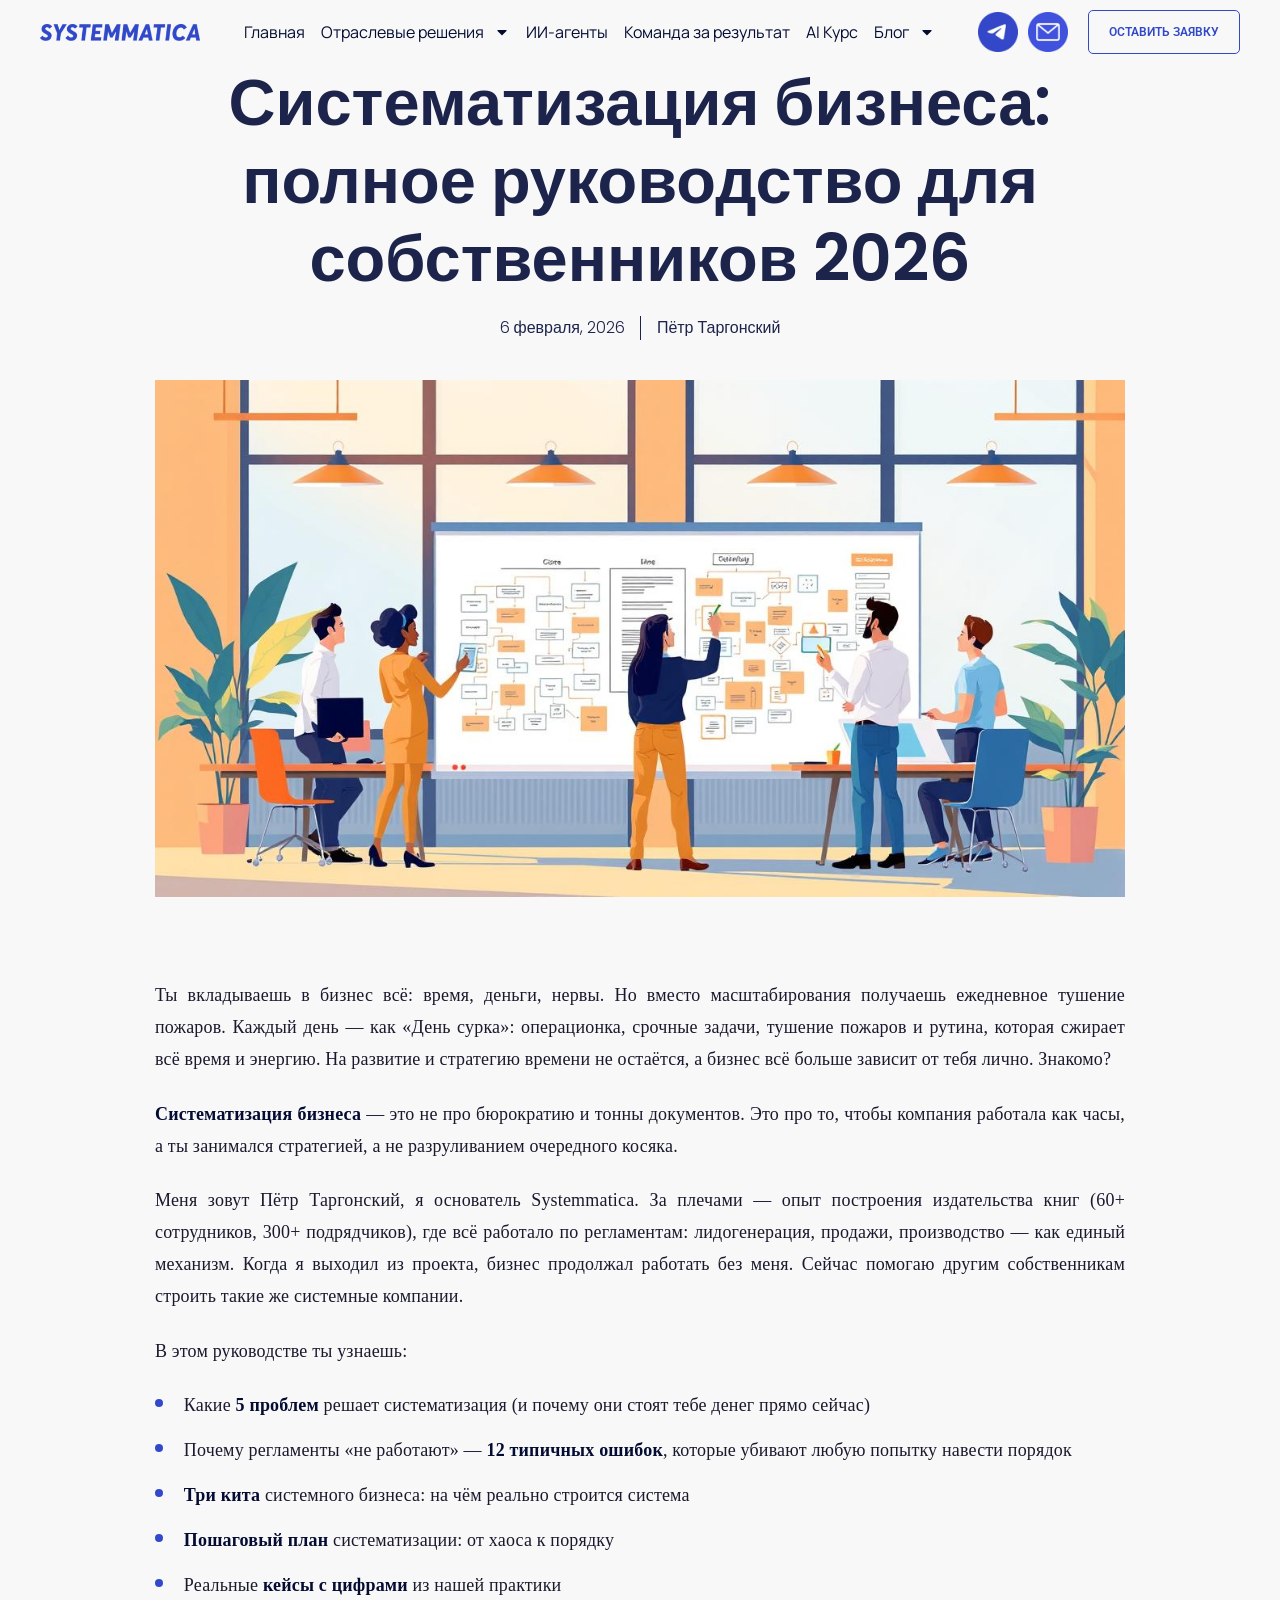
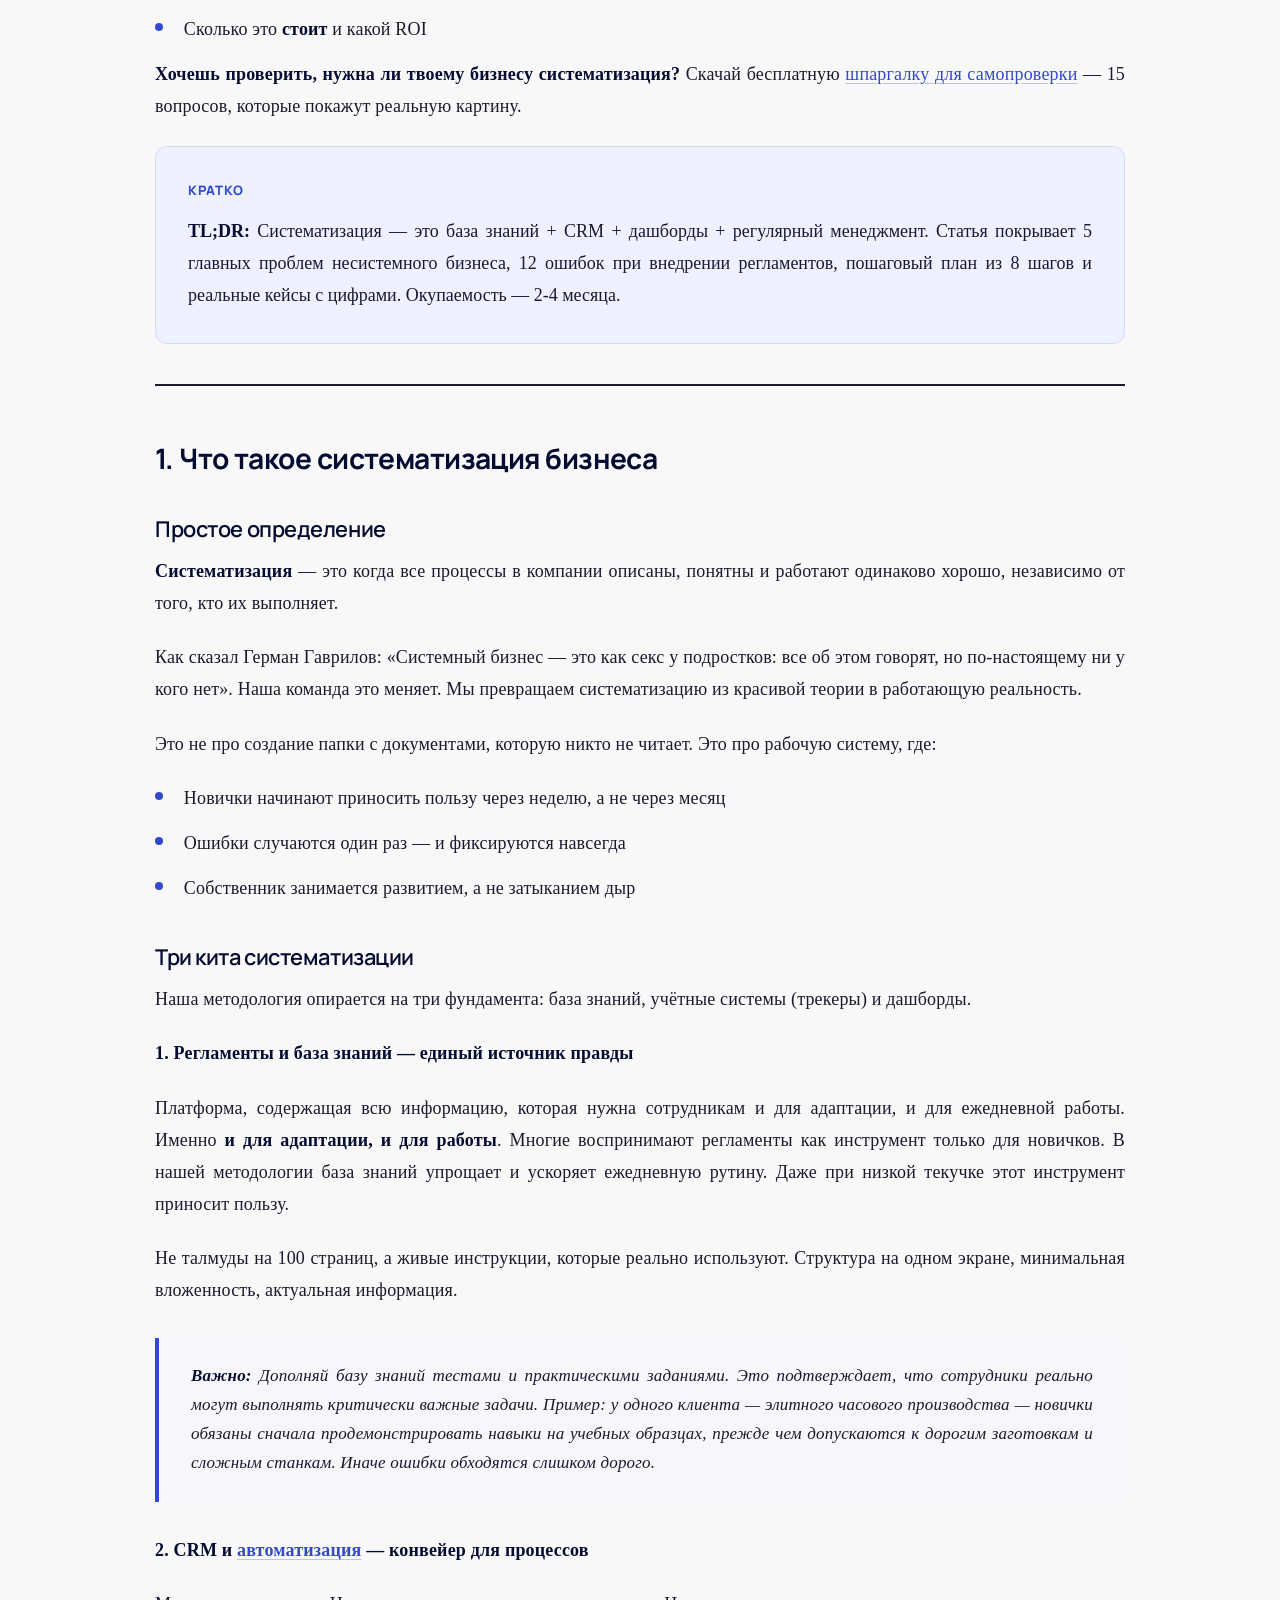
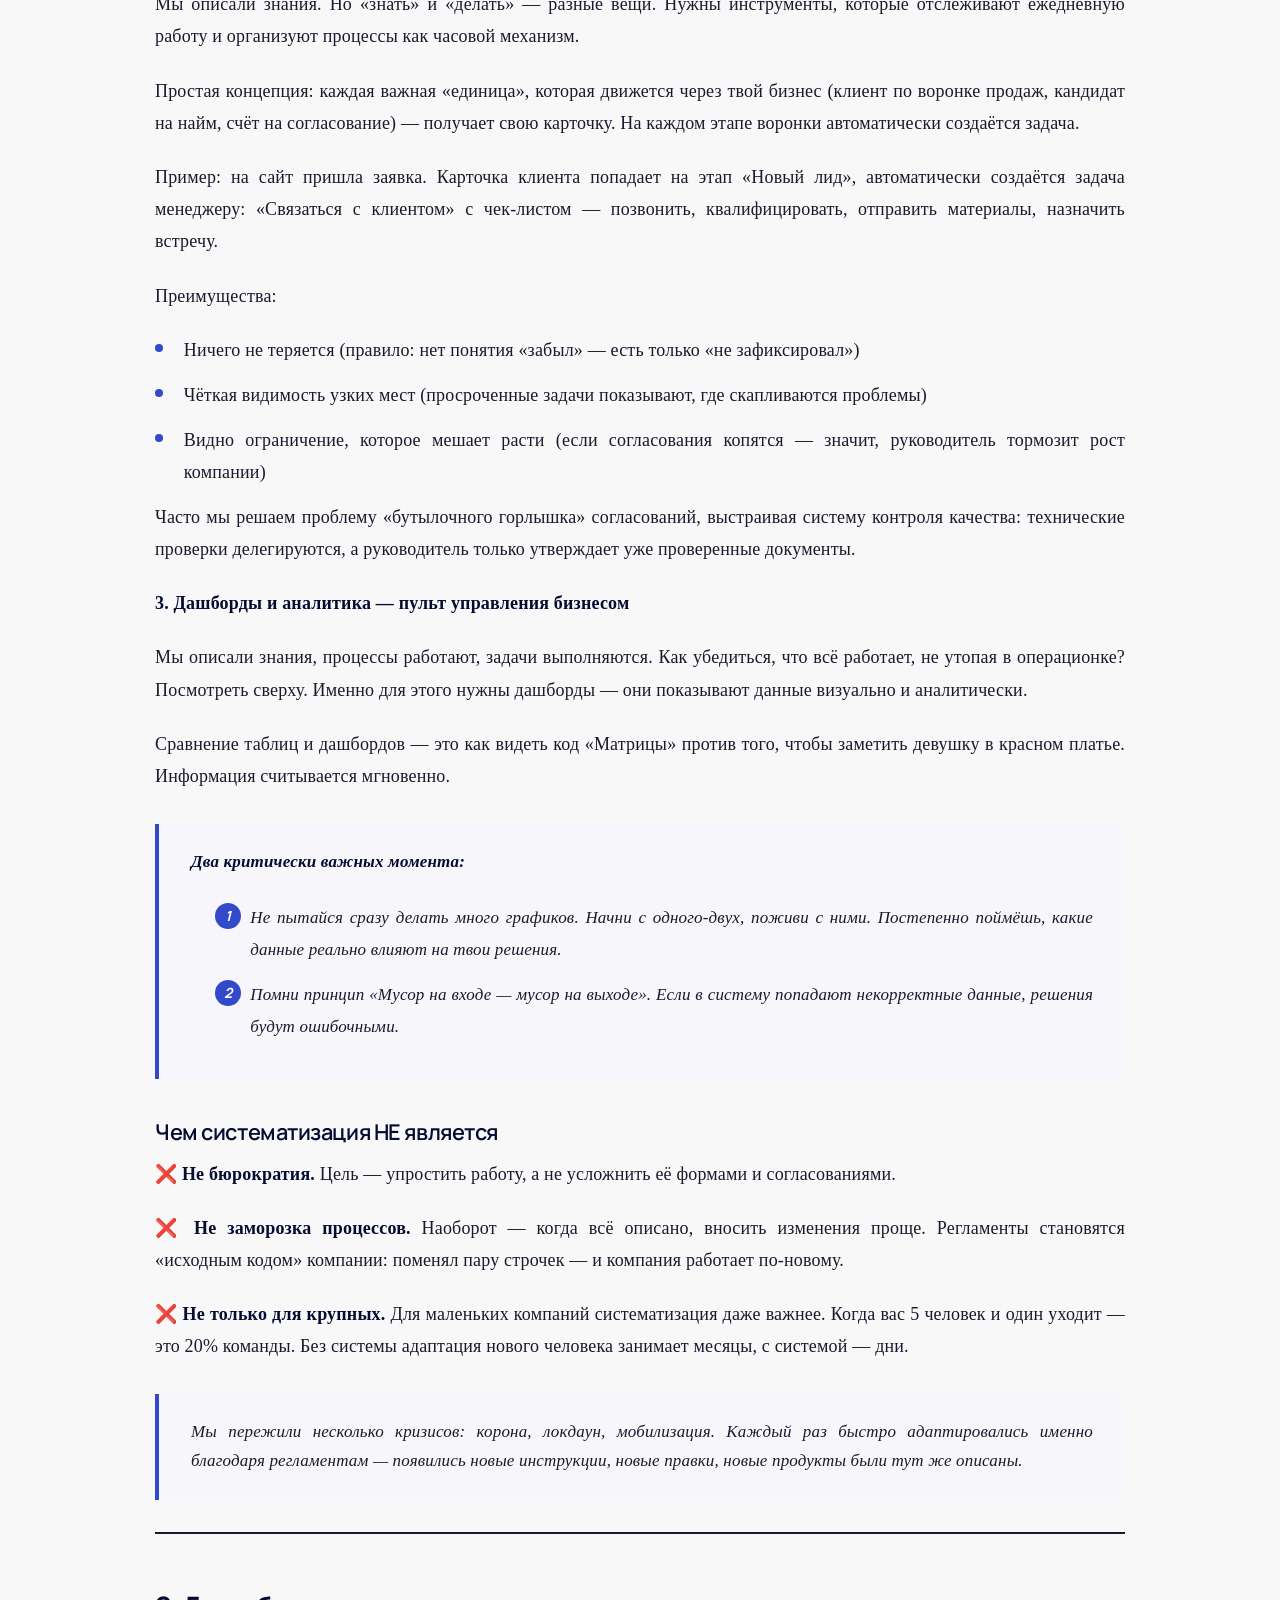
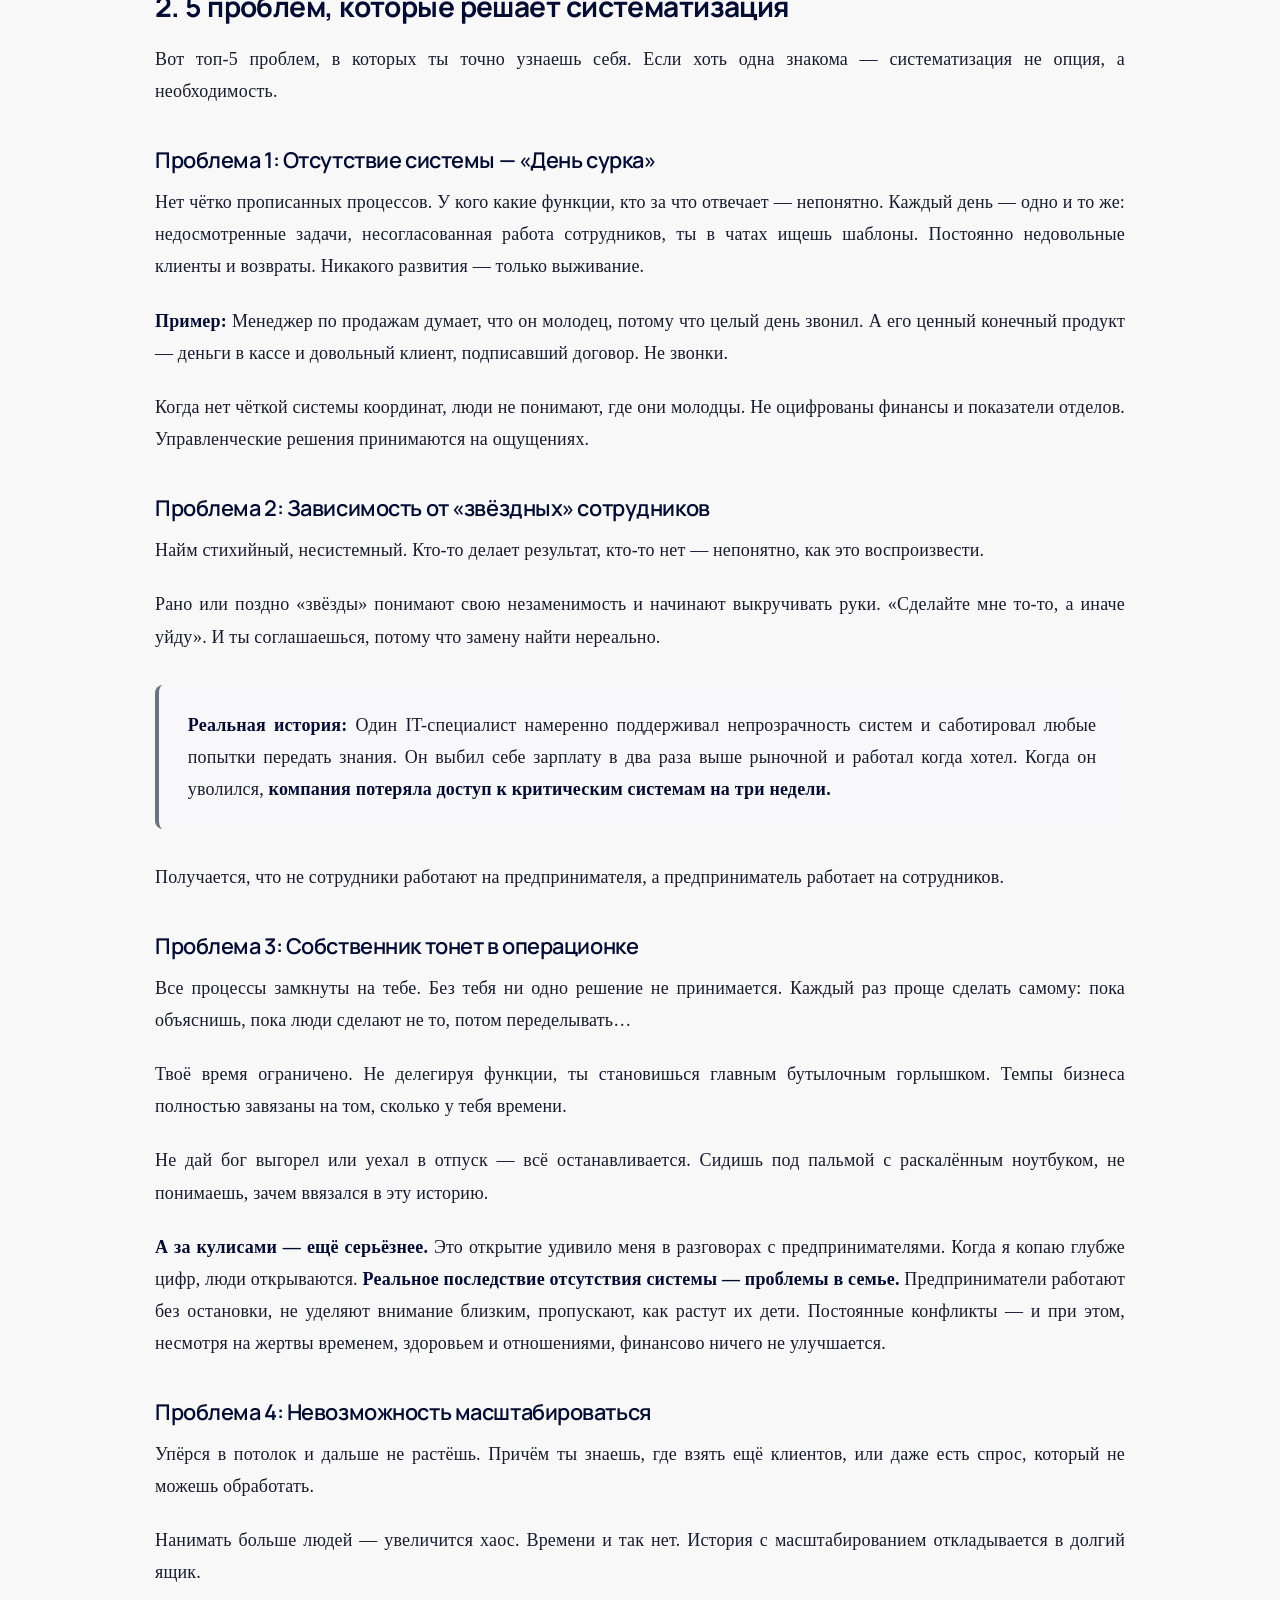
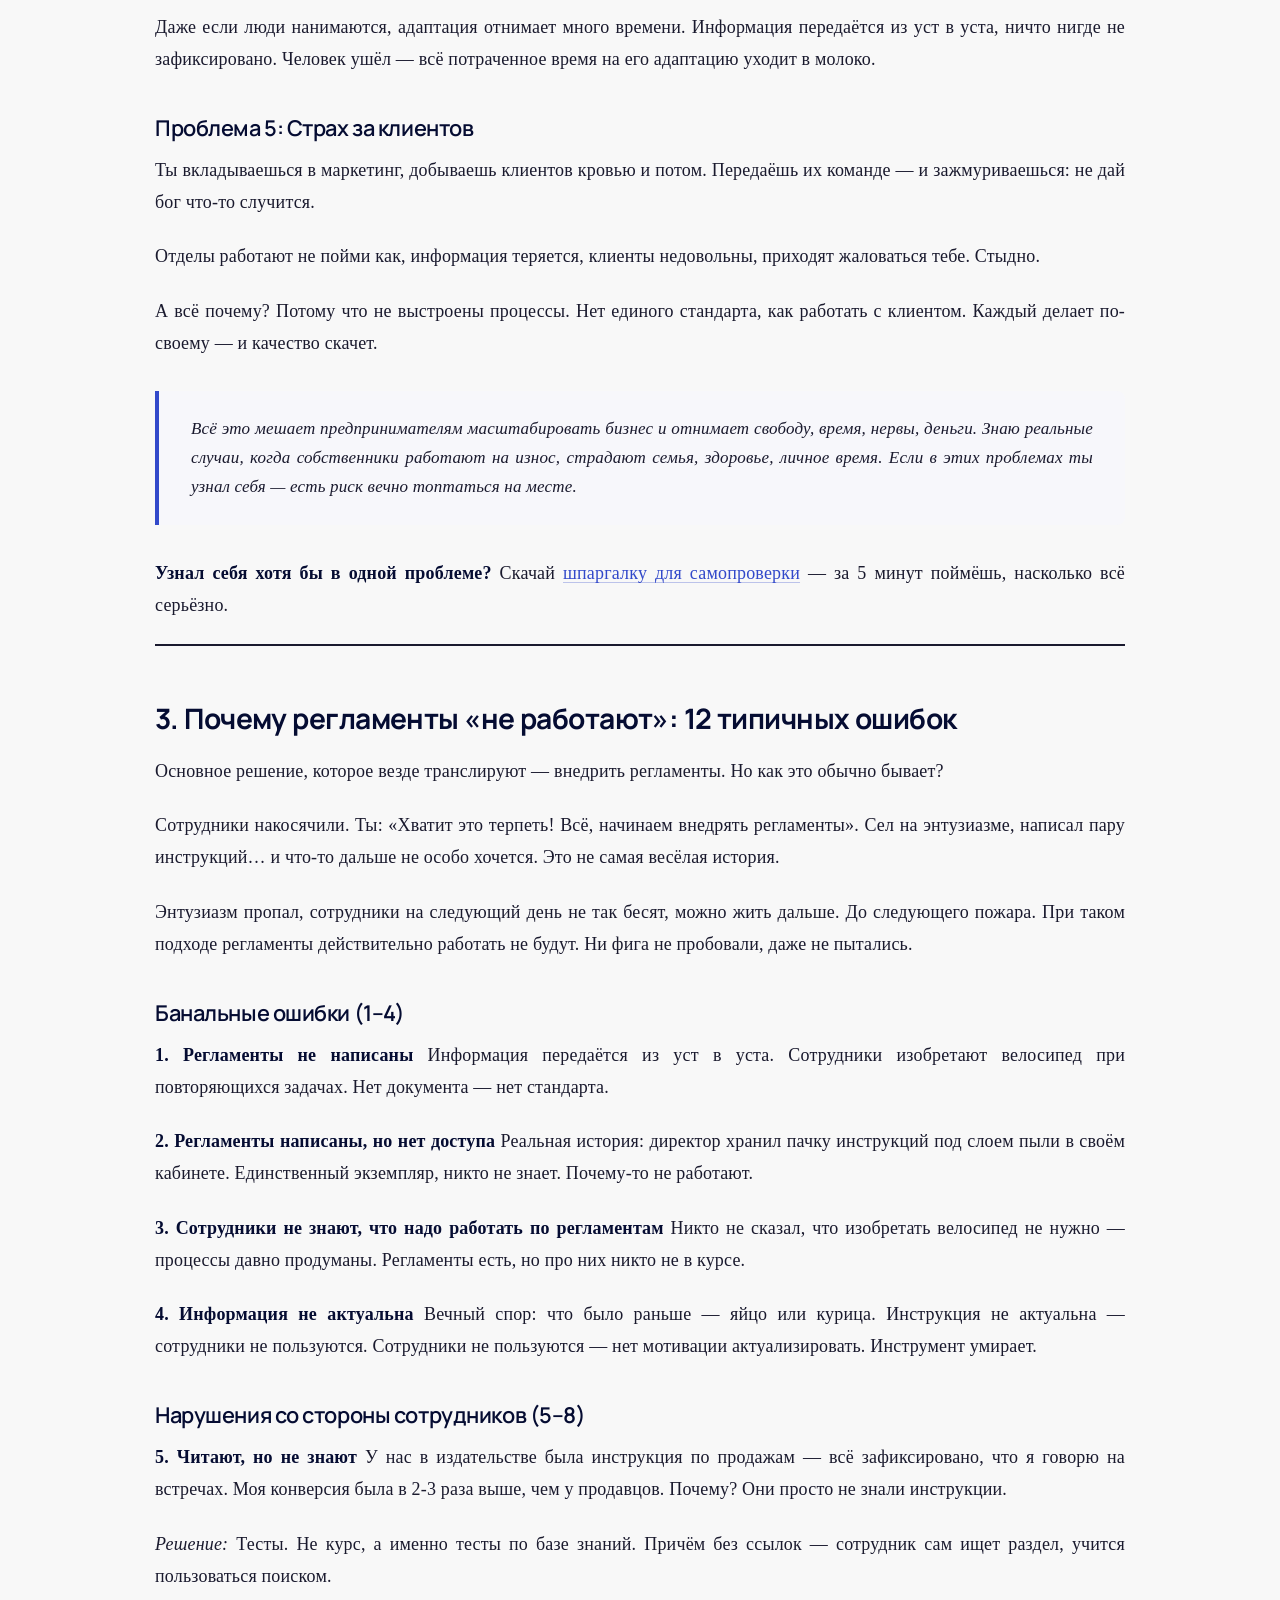
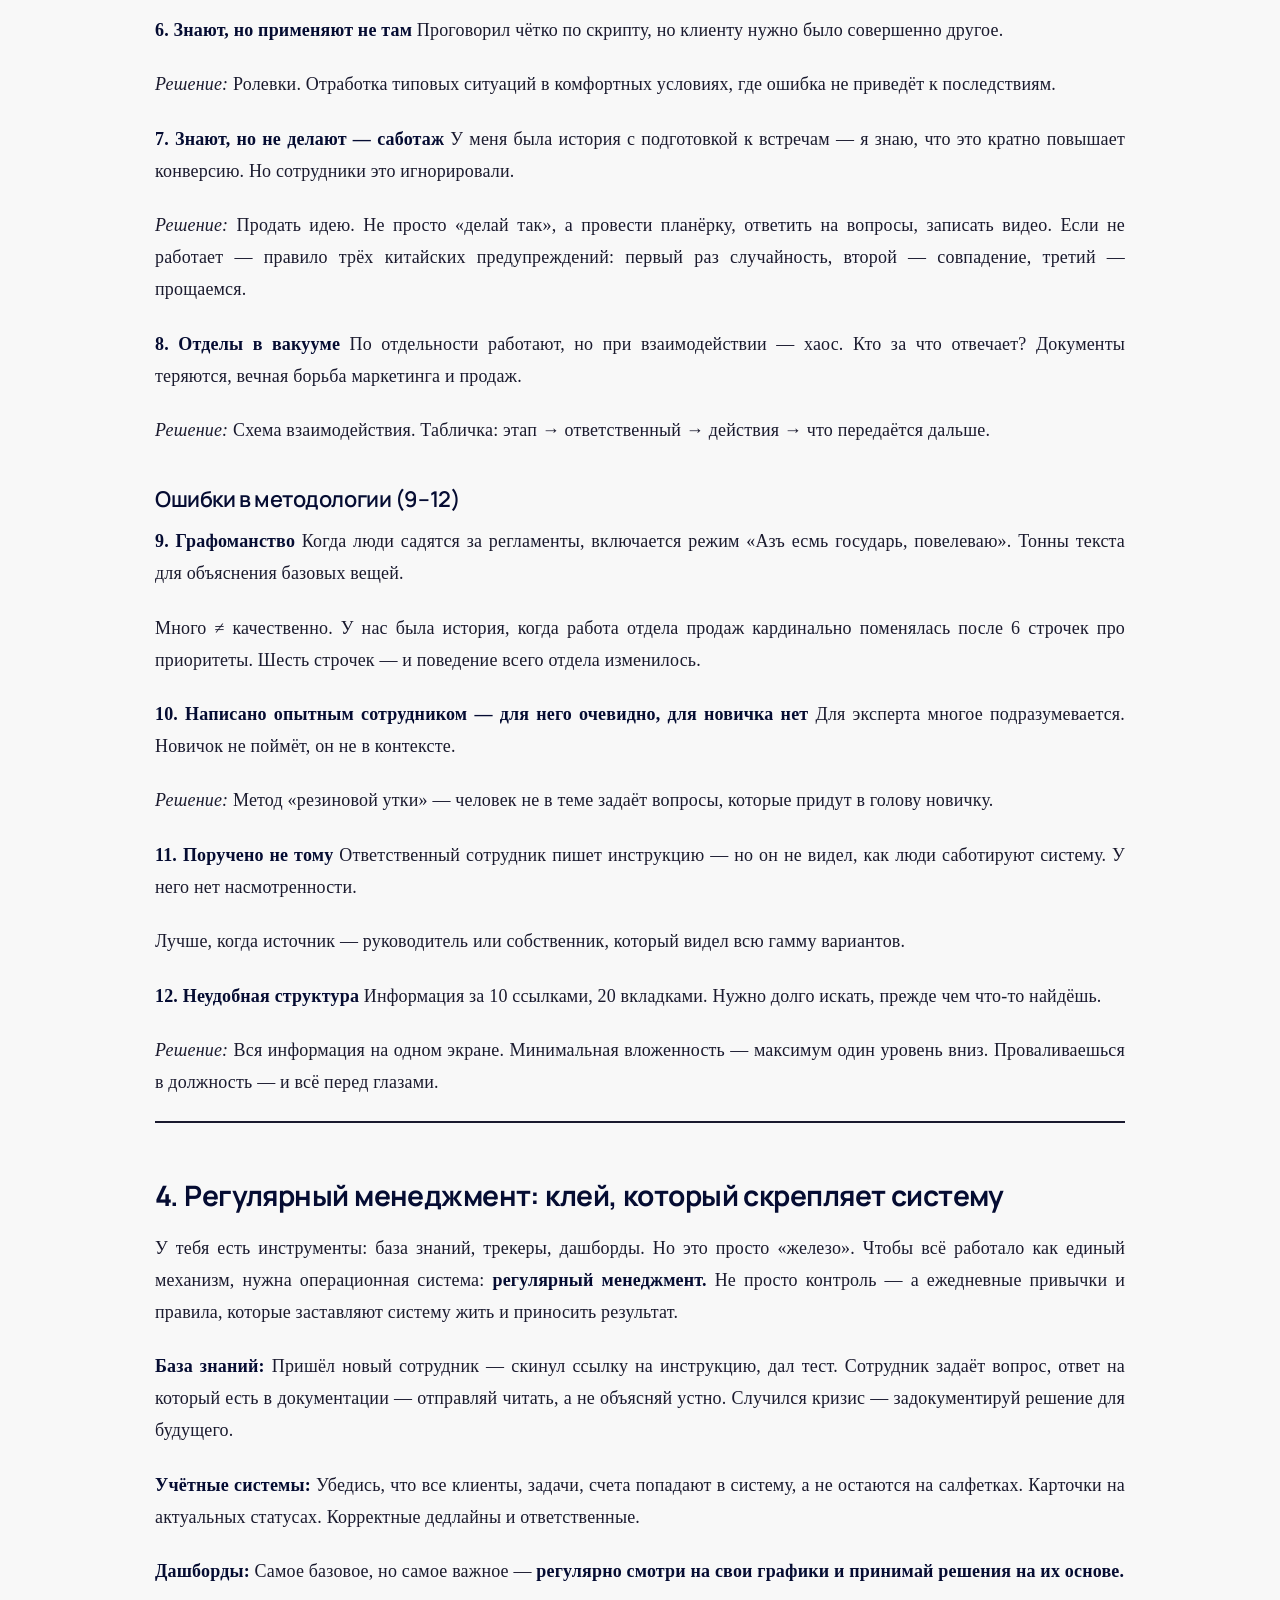
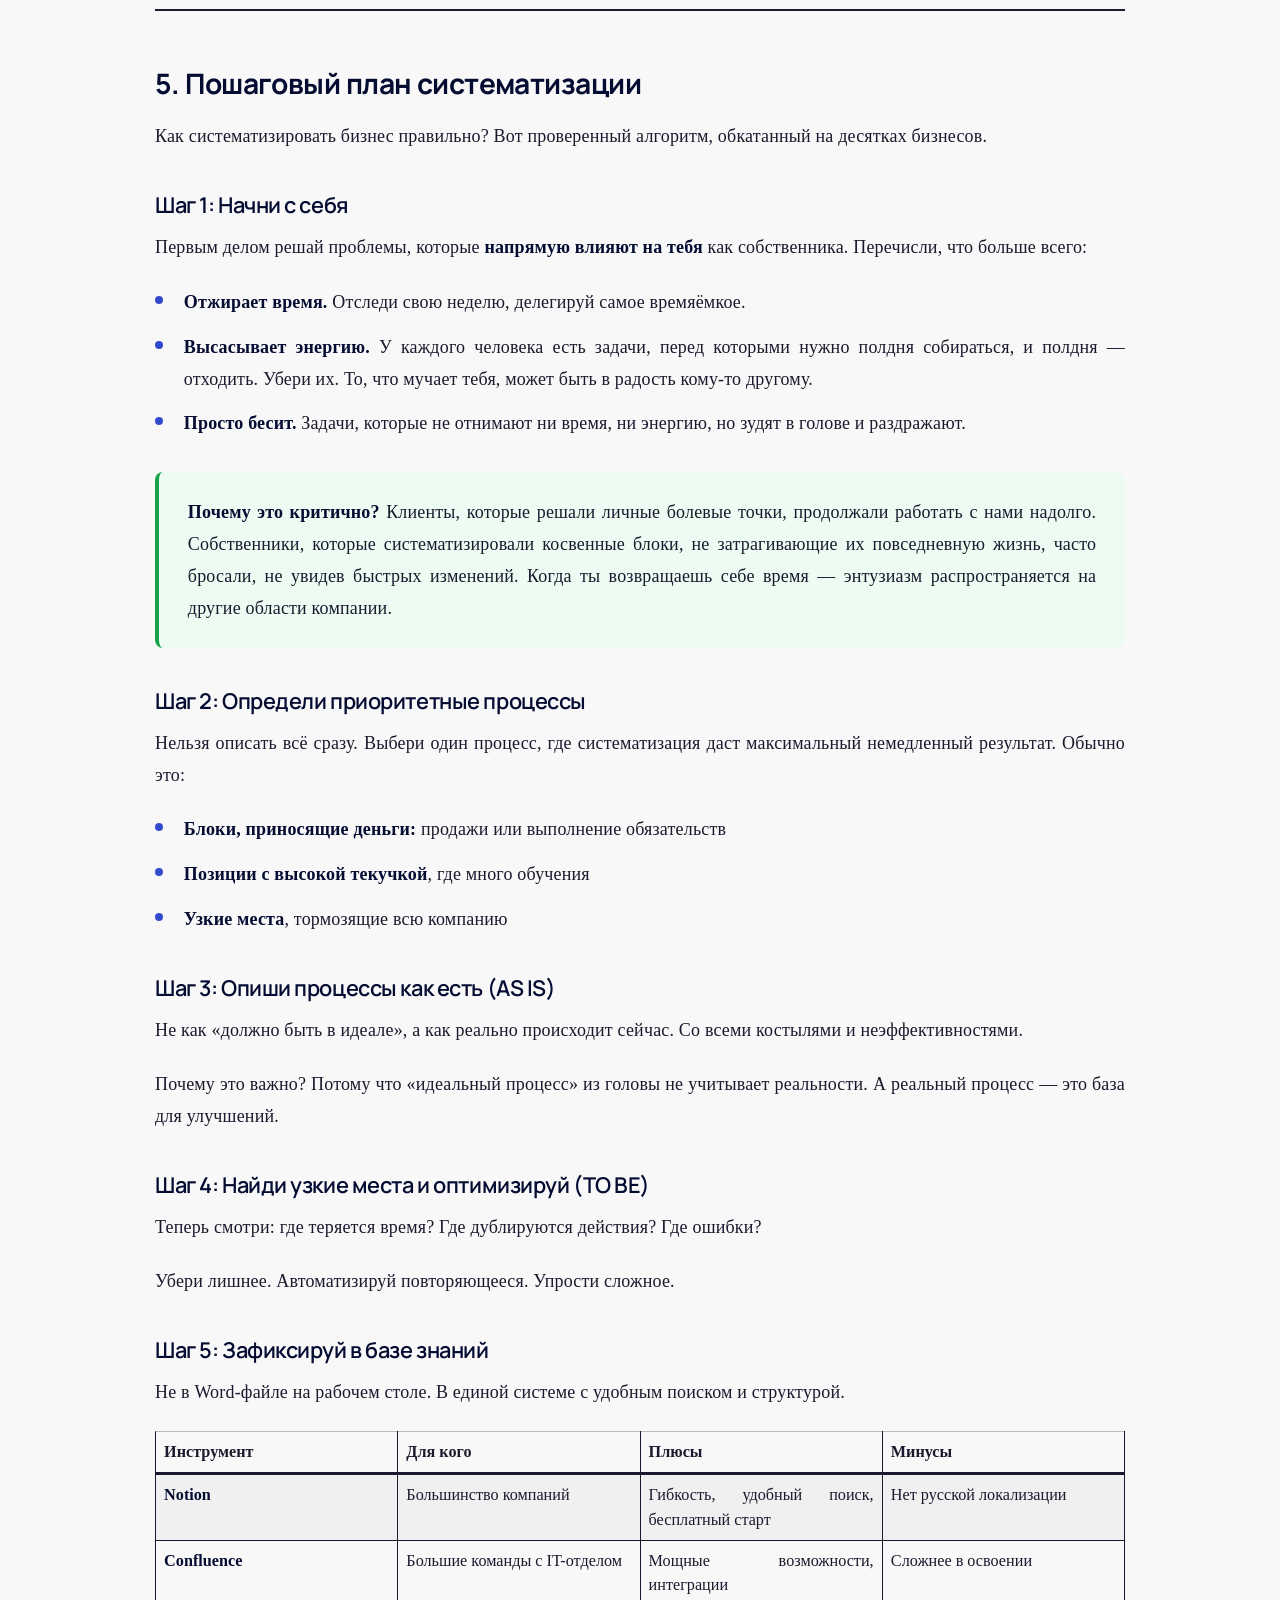
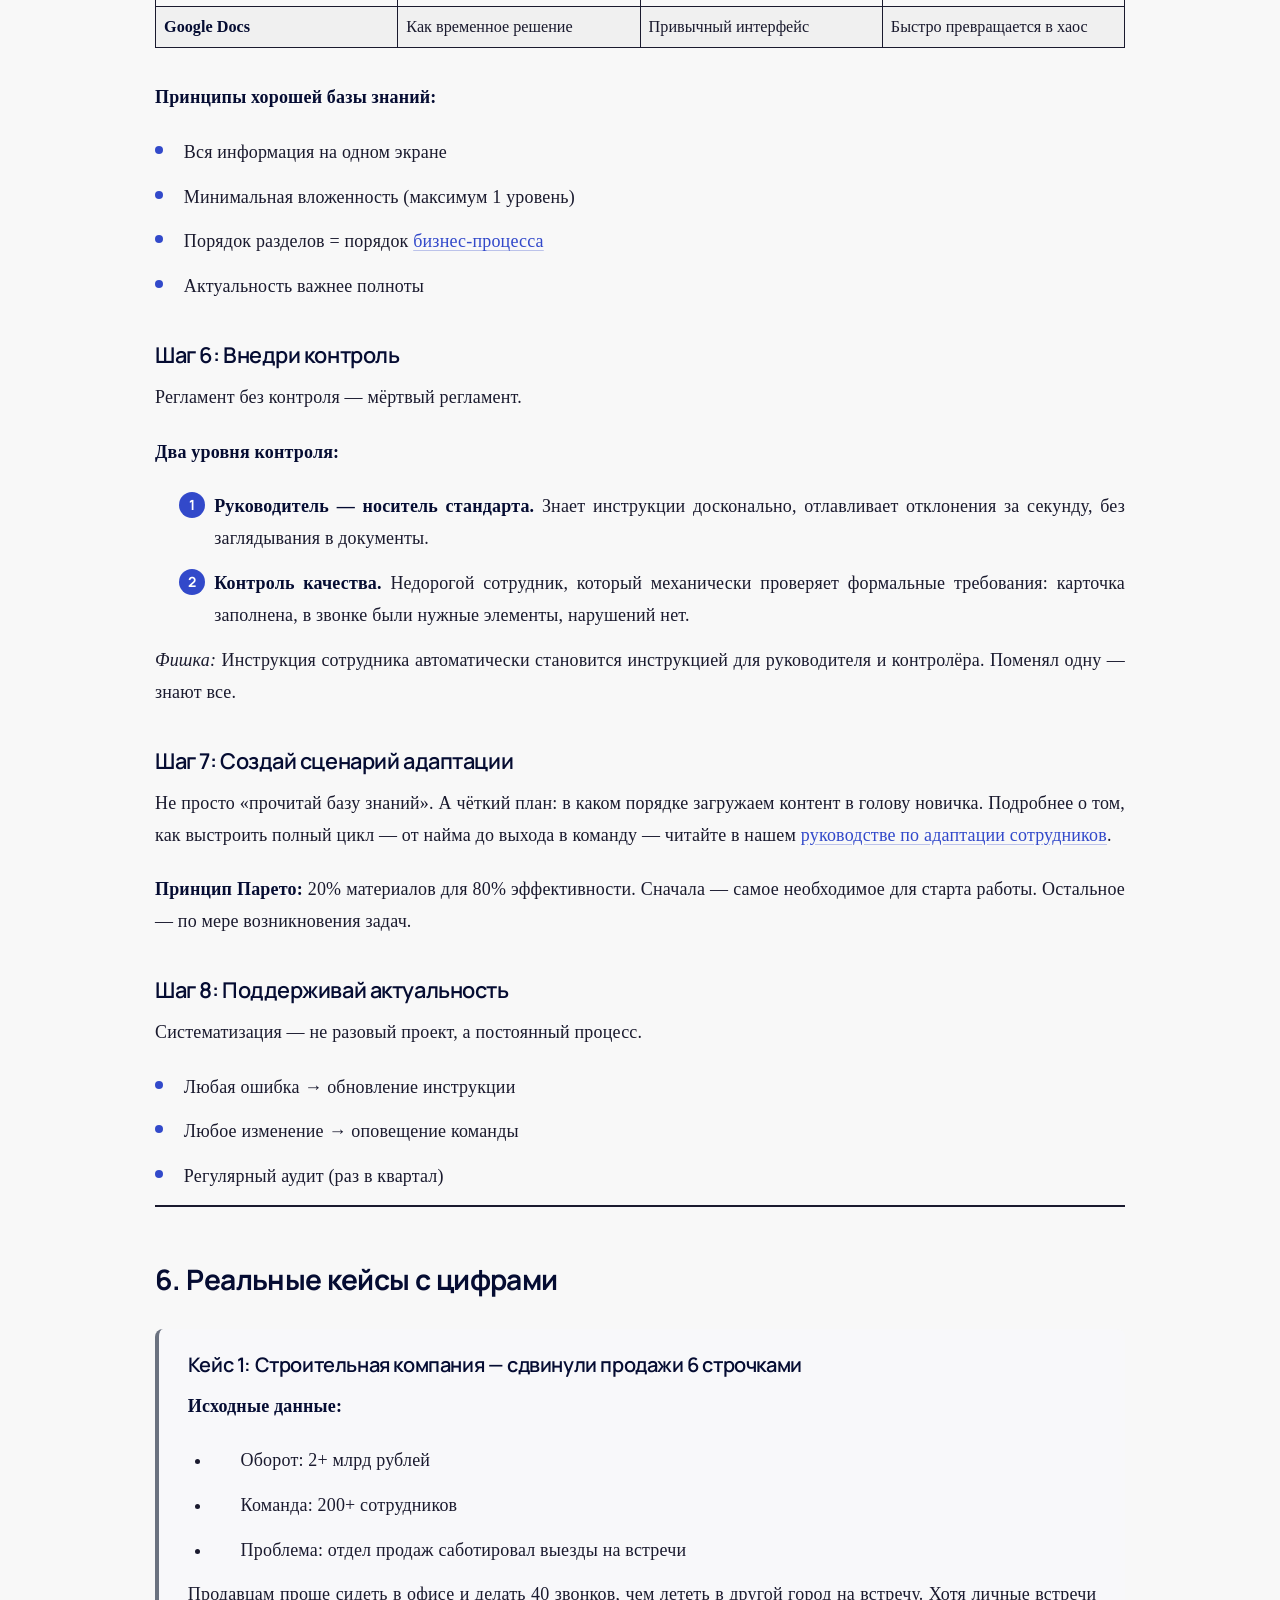
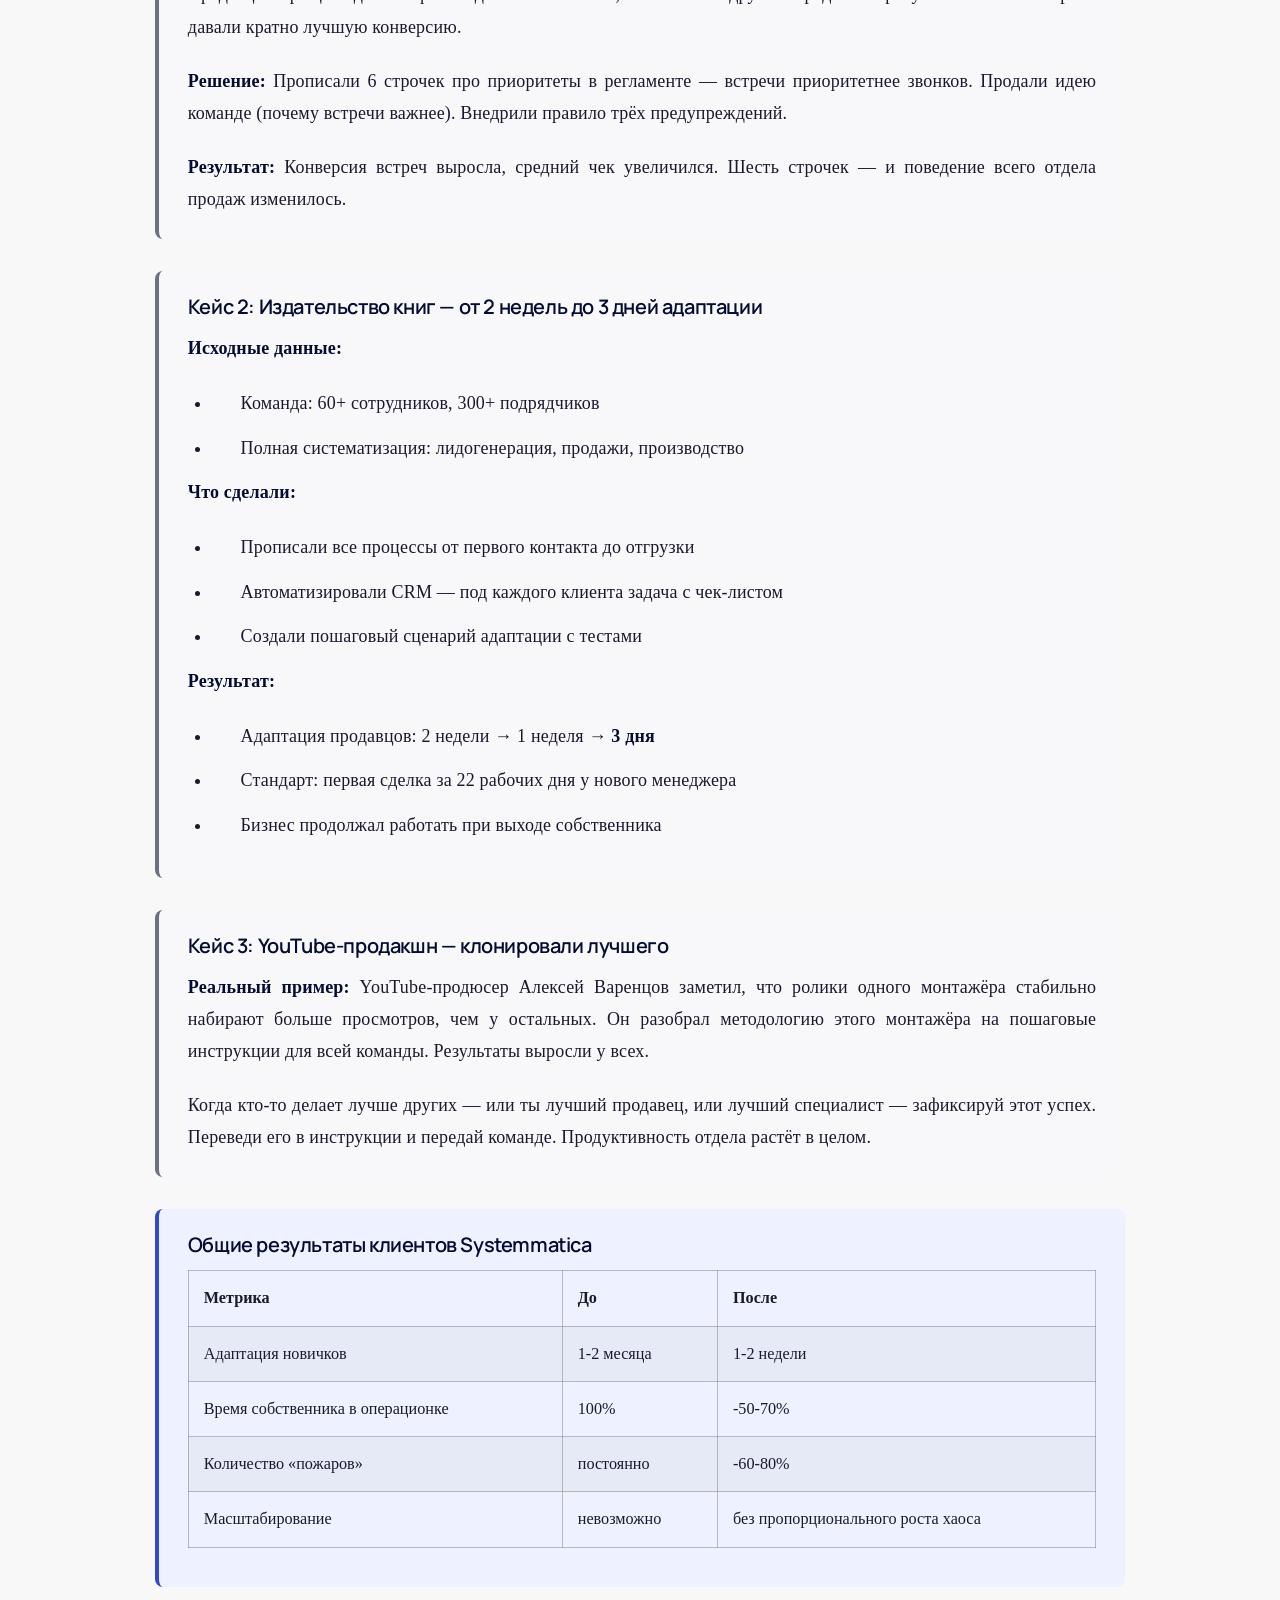
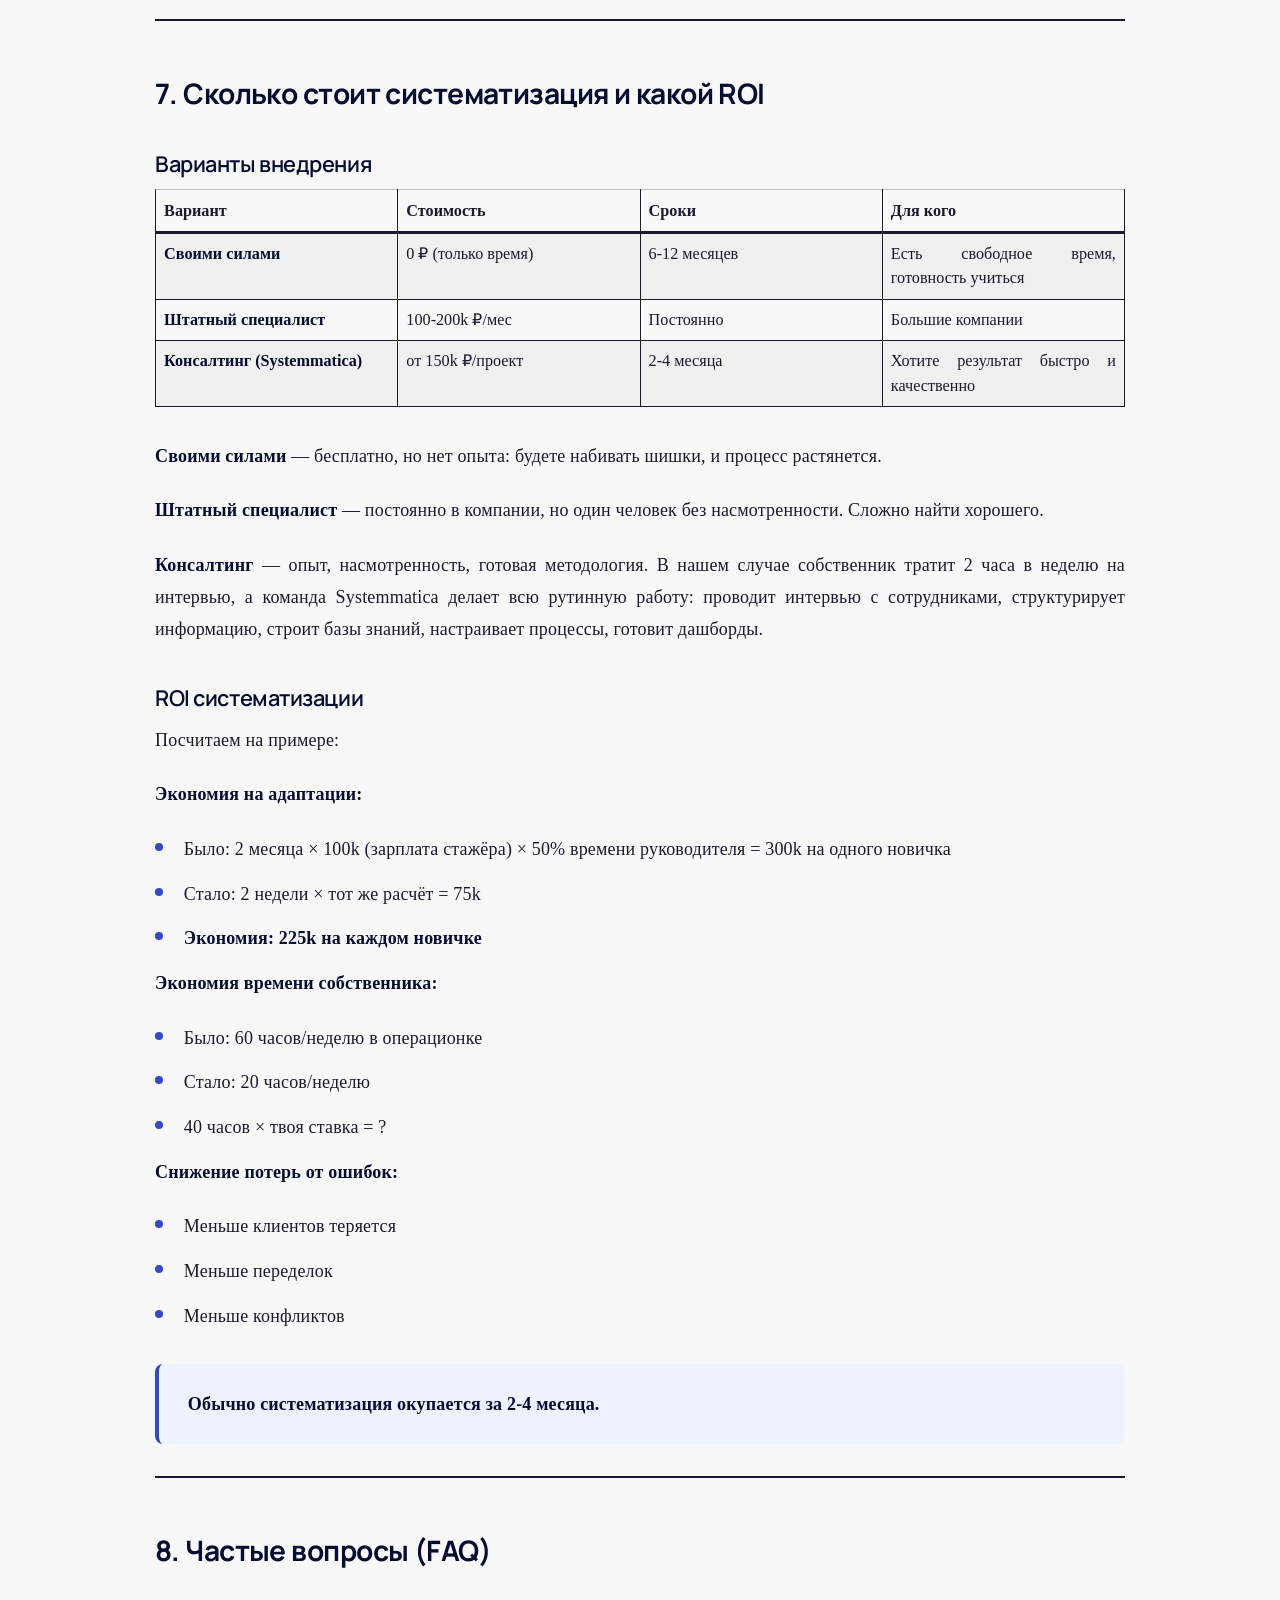
<file: sistematizaciya-biznesa/index.html>
<!DOCTYPE html>
<html lang="ru-RU" prefix="og: https://ogp.me/ns#">
<head>
<style>.elementor-invisible{visibility:visible!important;opacity:1!important}html,body{overflow-x:clip}table{max-width:100%}@media(max-width:767px){table{display:block;overflow-x:auto}}.sm-static-cta{display:flex;flex-direction:column;gap:14px;align-items:flex-start;padding:8px 0;font-family:inherit}.sm-static-cta p{margin:0;font-size:16px;line-height:1.5}.sm-static-cta a{display:inline-block;background:#3249CA;color:#fff!important;padding:14px 26px;border-radius:8px;font-weight:600;text-decoration:none}</style>

	<meta charset="UTF-8">
	<meta name="viewport" content="width=device-width, initial-scale=1.0, viewport-fit=cover" />		<script>window._wca = window._wca || [];</script>

<!-- Поисковая оптимизация от Rank Math Pro - https://rankmath.com/ -->
<title>Систематизация бизнеса: полное руководство для собственников 2026 | Systemmatica</title>
<meta name="description" content="Систематизация бизнеса: пошаговое руководство для собственников. Узнай, как выйти из операционки, ускорить адаптацию новичков и масштабироваться без хаоса. Реальные кейсы + план действий."/>
<meta name="robots" content="follow, index, max-snippet:-1, max-video-preview:-1, max-image-preview:large"/>
<link rel="canonical" href="https://systemmatica.com/sistematizaciya-biznesa/" />
<meta property="og:locale" content="ru_RU" />
<meta property="og:type" content="article" />
<meta property="og:title" content="Систематизация бизнеса: полное руководство для собственников 2026 | Systemmatica" />
<meta property="og:description" content="Систематизация бизнеса: пошаговое руководство для собственников. Узнай, как выйти из операционки, ускорить адаптацию новичков и масштабироваться без хаоса. Реальные кейсы + план действий." />
<meta property="og:url" content="https://systemmatica.com/sistematizaciya-biznesa/" />
<meta property="og:site_name" content="Systemmatica. Система управления и ИИ-агенты руками нашей команды" />
<meta property="article:section" content="Менеджмент" />
<meta property="og:updated_time" content="2026-07-24T21:31:22+03:00" />
<meta property="og:image" content="/wp-content/uploads/opisanie-biznes-processov-cover-2.jpg" />
<meta property="og:image:secure_url" content="/wp-content/uploads/opisanie-biznes-processov-cover-2.jpg" />
<meta property="og:image:width" content="1200" />
<meta property="og:image:height" content="640" />
<meta property="og:image:alt" content="Описание бизнес-процессов — иллюстрация" />
<meta property="og:image:type" content="image/jpeg" />
<meta property="article:published_time" content="2026-02-06T13:32:35+03:00" />
<meta property="article:modified_time" content="2026-07-24T21:31:22+03:00" />
<meta name="twitter:card" content="summary_large_image" />
<meta name="twitter:title" content="Систематизация бизнеса: полное руководство для собственников 2026 | Systemmatica" />
<meta name="twitter:description" content="Систематизация бизнеса: пошаговое руководство для собственников. Узнай, как выйти из операционки, ускорить адаптацию новичков и масштабироваться без хаоса. Реальные кейсы + план действий." />
<meta name="twitter:image" content="/wp-content/uploads/opisanie-biznes-processov-cover-2.jpg" />
<meta name="twitter:label1" content="Автор" />
<meta name="twitter:data1" content="Пётр Таргонский" />
<meta name="twitter:label2" content="Время чтения" />
<meta name="twitter:data2" content="15 минут" />
<script type="application/ld+json" class="rank-math-schema-pro">{"@context":"https://schema.org","@graph":[{"@type":"Organization","@id":"https://systemmatica.com/#organization","name":"Systemmatica","url":"https://systemmatica.com","logo":{"@type":"ImageObject","@id":"https://systemmatica.com/#logo","url":"https://systemmatica.com/wp-content/uploads/logo.png","contentUrl":"https://systemmatica.com/wp-content/uploads/logo.png","caption":"Systemmatica. \u0421\u0438\u0441\u0442\u0435\u043c\u0430 \u0443\u043f\u0440\u0430\u0432\u043b\u0435\u043d\u0438\u044f \u0438 \u0418\u0418-\u0430\u0433\u0435\u043d\u0442\u044b \u0440\u0443\u043a\u0430\u043c\u0438 \u043d\u0430\u0448\u0435\u0439 \u043a\u043e\u043c\u0430\u043d\u0434\u044b","inLanguage":"ru-RU","width":"480","height":"51"},"description":"Systemmatica \u2014 \u043f\u043e\u0441\u0442\u0440\u043e\u0438\u043c \u0441\u0438\u0441\u0442\u0435\u043c\u0443 \u0432 \u0431\u0438\u0437\u043d\u0435\u0441\u0435 \u0437\u0430 2 \u0438\u043d\u0442\u0435\u0440\u0432\u044c\u044e \u0432 \u043d\u0435\u0434\u0435\u043b\u044e. \u0411\u0430\u0437\u044b \u0437\u043d\u0430\u043d\u0438\u0439, \u0441\u0438\u0441\u0442\u0435\u043c\u044b \u0443\u0447\u0435\u0442\u0430 \u0438 \u0434\u0430\u0448\u0431\u043e\u0440\u0434\u044b \u0441 \u0430\u043d\u0430\u043b\u0438\u0442\u0438\u043a\u043e\u0439."},{"@type":"WebSite","@id":"https://systemmatica.com/#website","url":"https://systemmatica.com","name":"Systemmatica. \u0421\u0438\u0441\u0442\u0435\u043c\u0430 \u0443\u043f\u0440\u0430\u0432\u043b\u0435\u043d\u0438\u044f \u0438 \u0418\u0418-\u0430\u0433\u0435\u043d\u0442\u044b \u0440\u0443\u043a\u0430\u043c\u0438 \u043d\u0430\u0448\u0435\u0439 \u043a\u043e\u043c\u0430\u043d\u0434\u044b","alternateName":"Systemmatica","publisher":{"@id":"https://systemmatica.com/#organization"},"inLanguage":"ru-RU"},{"@type":"ImageObject","@id":"https://systemmatica.com/wp-content/uploads/opisanie-biznes-processov-cover-2.jpg","url":"https://systemmatica.com/wp-content/uploads/opisanie-biznes-processov-cover-2.jpg","width":"1200","height":"640","caption":"\u041e\u043f\u0438\u0441\u0430\u043d\u0438\u0435 \u0431\u0438\u0437\u043d\u0435\u0441-\u043f\u0440\u043e\u0446\u0435\u0441\u0441\u043e\u0432 \u2014 \u0438\u043b\u043b\u044e\u0441\u0442\u0440\u0430\u0446\u0438\u044f","inLanguage":"ru-RU"},{"@type":"WebPage","@id":"https://systemmatica.com/sistematizaciya-biznesa/#webpage","url":"https://systemmatica.com/sistematizaciya-biznesa/","name":"\u0421\u0438\u0441\u0442\u0435\u043c\u0430\u0442\u0438\u0437\u0430\u0446\u0438\u044f \u0431\u0438\u0437\u043d\u0435\u0441\u0430: \u043f\u043e\u043b\u043d\u043e\u0435 \u0440\u0443\u043a\u043e\u0432\u043e\u0434\u0441\u0442\u0432\u043e \u0434\u043b\u044f \u0441\u043e\u0431\u0441\u0442\u0432\u0435\u043d\u043d\u0438\u043a\u043e\u0432 2026 | Systemmatica","datePublished":"2026-02-06T13:32:35+03:00","dateModified":"2026-07-24T21:31:22+03:00","isPartOf":{"@id":"https://systemmatica.com/#website"},"primaryImageOfPage":{"@id":"https://systemmatica.com/wp-content/uploads/opisanie-biznes-processov-cover-2.jpg"},"inLanguage":"ru-RU"},{"@type":"Person","@id":"https://systemmatica.com/author/adminakdjfkadjg/","name":"\u041f\u0451\u0442\u0440 \u0422\u0430\u0440\u0433\u043e\u043d\u0441\u043a\u0438\u0439","url":"https://systemmatica.com/author/adminakdjfkadjg/","image":{"@type":"ImageObject","@id":"https://secure.gravatar.com/avatar/2bfdadffe88d2155bf75100ce8af39078ec9e77bf251532cb7bdd13d0a4f9148?s=96&amp;d=mm&amp;r=g","url":"https://secure.gravatar.com/avatar/2bfdadffe88d2155bf75100ce8af39078ec9e77bf251532cb7bdd13d0a4f9148?s=96&amp;d=mm&amp;r=g","caption":"\u041f\u0451\u0442\u0440 \u0422\u0430\u0440\u0433\u043e\u043d\u0441\u043a\u0438\u0439","inLanguage":"ru-RU"},"sameAs":["https://systemmatica.com"],"worksFor":{"@id":"https://systemmatica.com/#organization"}},{"@type":"BlogPosting","headline":"\u0421\u0438\u0441\u0442\u0435\u043c\u0430\u0442\u0438\u0437\u0430\u0446\u0438\u044f \u0431\u0438\u0437\u043d\u0435\u0441\u0430: \u043f\u043e\u043b\u043d\u043e\u0435 \u0440\u0443\u043a\u043e\u0432\u043e\u0434\u0441\u0442\u0432\u043e \u0434\u043b\u044f \u0441\u043e\u0431\u0441\u0442\u0432\u0435\u043d\u043d\u0438\u043a\u043e\u0432 2026 | Systemmatica","keywords":"\u0441\u0438\u0441\u0442\u0435\u043c\u0430\u0442\u0438\u0437\u0430\u0446\u0438\u044f \u0431\u0438\u0437\u043d\u0435\u0441\u0430","datePublished":"2026-02-06T13:32:35+03:00","dateModified":"2026-07-24T21:31:22+03:00","articleSection":"\u041c\u0435\u043d\u0435\u0434\u0436\u043c\u0435\u043d\u0442","author":{"@id":"https://systemmatica.com/author/adminakdjfkadjg/","name":"\u041f\u0451\u0442\u0440 \u0422\u0430\u0440\u0433\u043e\u043d\u0441\u043a\u0438\u0439"},"publisher":{"@id":"https://systemmatica.com/#organization"},"description":"\u0421\u0438\u0441\u0442\u0435\u043c\u0430\u0442\u0438\u0437\u0430\u0446\u0438\u044f \u0431\u0438\u0437\u043d\u0435\u0441\u0430: \u043f\u043e\u0448\u0430\u0433\u043e\u0432\u043e\u0435 \u0440\u0443\u043a\u043e\u0432\u043e\u0434\u0441\u0442\u0432\u043e \u0434\u043b\u044f \u0441\u043e\u0431\u0441\u0442\u0432\u0435\u043d\u043d\u0438\u043a\u043e\u0432. \u0423\u0437\u043d\u0430\u0439, \u043a\u0430\u043a \u0432\u044b\u0439\u0442\u0438 \u0438\u0437 \u043e\u043f\u0435\u0440\u0430\u0446\u0438\u043e\u043d\u043a\u0438, \u0443\u0441\u043a\u043e\u0440\u0438\u0442\u044c \u0430\u0434\u0430\u043f\u0442\u0430\u0446\u0438\u044e \u043d\u043e\u0432\u0438\u0447\u043a\u043e\u0432 \u0438 \u043c\u0430\u0441\u0448\u0442\u0430\u0431\u0438\u0440\u043e\u0432\u0430\u0442\u044c\u0441\u044f \u0431\u0435\u0437 \u0445\u0430\u043e\u0441\u0430. \u0420\u0435\u0430\u043b\u044c\u043d\u044b\u0435 \u043a\u0435\u0439\u0441\u044b + \u043f\u043b\u0430\u043d \u0434\u0435\u0439\u0441\u0442\u0432\u0438\u0439.","name":"\u0421\u0438\u0441\u0442\u0435\u043c\u0430\u0442\u0438\u0437\u0430\u0446\u0438\u044f \u0431\u0438\u0437\u043d\u0435\u0441\u0430: \u043f\u043e\u043b\u043d\u043e\u0435 \u0440\u0443\u043a\u043e\u0432\u043e\u0434\u0441\u0442\u0432\u043e \u0434\u043b\u044f \u0441\u043e\u0431\u0441\u0442\u0432\u0435\u043d\u043d\u0438\u043a\u043e\u0432 2026 | Systemmatica","@id":"https://systemmatica.com/sistematizaciya-biznesa/#richSnippet","isPartOf":{"@id":"https://systemmatica.com/sistematizaciya-biznesa/#webpage"},"image":{"@id":"https://systemmatica.com/wp-content/uploads/opisanie-biznes-processov-cover-2.jpg"},"inLanguage":"ru-RU","mainEntityOfPage":{"@id":"https://systemmatica.com/sistematizaciya-biznesa/#webpage"}}]}</script>
<!-- /Rank Math WordPress SEO плагин -->

<link rel='dns-prefetch' href='//www.googletagmanager.com' />





<style id="wp-img-auto-sizes-contain-inline-css">
img:is([sizes=auto i],[sizes^="auto," i]){contain-intrinsic-size:3000px 1500px}
/*# sourceURL=wp-img-auto-sizes-contain-inline-css */
</style>
<style id="wp-emoji-styles-inline-css">

	img.wp-smiley, img.emoji {
		display: inline !important;
		border: none !important;
		box-shadow: none !important;
		height: 1em !important;
		width: 1em !important;
		margin: 0 0.07em !important;
		vertical-align: -0.1em !important;
		background: none !important;
		padding: 0 !important;
	}
/*# sourceURL=wp-emoji-styles-inline-css */
</style>
<link rel='stylesheet' id='wp-block-library-css' href='/wp-includes/css/dist/block-library/style.min.css?ver=7.1.2' media='all' />
<style id="jetpack-sharing-buttons-style-inline-css">
.jetpack-sharing-buttons__services-list{display:flex;flex-direction:row;flex-wrap:wrap;gap:0;list-style-type:none;margin:5px;padding:0}.jetpack-sharing-buttons__services-list.has-small-icon-size{font-size:12px}.jetpack-sharing-buttons__services-list.has-normal-icon-size{font-size:16px}.jetpack-sharing-buttons__services-list.has-large-icon-size{font-size:24px}.jetpack-sharing-buttons__services-list.has-huge-icon-size{font-size:36px}@media print{.jetpack-sharing-buttons__services-list{display:none!important}}.editor-styles-wrapper .wp-block-jetpack-sharing-buttons{gap:0;padding-inline-start:0}ul.jetpack-sharing-buttons__services-list.has-background{padding:1.25em 2.375em}
/*# sourceURL=/wp-content/plugins/jetpack/_inc/blocks/sharing-buttons/view.css */
</style>
<style id="global-styles-inline-css">
:root{--wp--preset--aspect-ratio--square: 1;--wp--preset--aspect-ratio--4-3: 4/3;--wp--preset--aspect-ratio--3-4: 3/4;--wp--preset--aspect-ratio--3-2: 3/2;--wp--preset--aspect-ratio--2-3: 2/3;--wp--preset--aspect-ratio--16-9: 16/9;--wp--preset--aspect-ratio--9-16: 9/16;--wp--preset--color--black: #000000;--wp--preset--color--cyan-bluish-gray: #abb8c3;--wp--preset--color--white: #ffffff;--wp--preset--color--pale-pink: #f78da7;--wp--preset--color--vivid-red: #cf2e2e;--wp--preset--color--luminous-vivid-orange: #ff6900;--wp--preset--color--luminous-vivid-amber: #fcb900;--wp--preset--color--light-green-cyan: #7bdcb5;--wp--preset--color--vivid-green-cyan: #00d084;--wp--preset--color--pale-cyan-blue: #8ed1fc;--wp--preset--color--vivid-cyan-blue: #0693e3;--wp--preset--color--vivid-purple: #9b51e0;--wp--preset--gradient--vivid-cyan-blue-to-vivid-purple: linear-gradient(135deg,rgb(6,147,227) 0%,rgb(155,81,224) 100%);--wp--preset--gradient--light-green-cyan-to-vivid-green-cyan: linear-gradient(135deg,rgb(122,220,180) 0%,rgb(0,208,130) 100%);--wp--preset--gradient--luminous-vivid-amber-to-luminous-vivid-orange: linear-gradient(135deg,rgb(252,185,0) 0%,rgb(255,105,0) 100%);--wp--preset--gradient--luminous-vivid-orange-to-vivid-red: linear-gradient(135deg,rgb(255,105,0) 0%,rgb(207,46,46) 100%);--wp--preset--gradient--very-light-gray-to-cyan-bluish-gray: linear-gradient(135deg,rgb(238,238,238) 0%,rgb(169,184,195) 100%);--wp--preset--gradient--cool-to-warm-spectrum: linear-gradient(135deg,rgb(74,234,220) 0%,rgb(151,120,209) 20%,rgb(207,42,186) 40%,rgb(238,44,130) 60%,rgb(251,105,98) 80%,rgb(254,248,76) 100%);--wp--preset--gradient--blush-light-purple: linear-gradient(135deg,rgb(255,206,236) 0%,rgb(152,150,240) 100%);--wp--preset--gradient--blush-bordeaux: linear-gradient(135deg,rgb(254,205,165) 0%,rgb(254,45,45) 50%,rgb(107,0,62) 100%);--wp--preset--gradient--luminous-dusk: linear-gradient(135deg,rgb(255,203,112) 0%,rgb(199,81,192) 50%,rgb(65,88,208) 100%);--wp--preset--gradient--pale-ocean: linear-gradient(135deg,rgb(255,245,203) 0%,rgb(182,227,212) 50%,rgb(51,167,181) 100%);--wp--preset--gradient--electric-grass: linear-gradient(135deg,rgb(202,248,128) 0%,rgb(113,206,126) 100%);--wp--preset--gradient--midnight: linear-gradient(135deg,rgb(2,3,129) 0%,rgb(40,116,252) 100%);--wp--preset--font-size--small: 13px;--wp--preset--font-size--medium: 20px;--wp--preset--font-size--large: 36px;--wp--preset--font-size--x-large: 42px;--wp--preset--spacing--20: 0.44rem;--wp--preset--spacing--30: 0.67rem;--wp--preset--spacing--40: 1rem;--wp--preset--spacing--50: 1.5rem;--wp--preset--spacing--60: 2.25rem;--wp--preset--spacing--70: 3.38rem;--wp--preset--spacing--80: 5.06rem;--wp--preset--shadow--natural: 6px 6px 9px rgba(0, 0, 0, 0.2);--wp--preset--shadow--deep: 12px 12px 50px rgba(0, 0, 0, 0.4);--wp--preset--shadow--sharp: 6px 6px 0px rgba(0, 0, 0, 0.2);--wp--preset--shadow--outlined: 6px 6px 0px -3px rgb(255, 255, 255), 6px 6px rgb(0, 0, 0);--wp--preset--shadow--crisp: 6px 6px 0px rgb(0, 0, 0);}.wp-block-button{--wp--preset--dimension--25: 25%;--wp--preset--dimension--50: 50%;--wp--preset--dimension--75: 75%;--wp--preset--dimension--100: 100%;}:root { --wp--style--global--content-size: 800px;--wp--style--global--wide-size: 1200px; }:where(body) { margin: 0; }.wp-site-blocks > .alignleft { float: left; margin-right: 2em; }.wp-site-blocks > .alignright { float: right; margin-left: 2em; }.wp-site-blocks > .aligncenter { justify-content: center; margin-left: auto; margin-right: auto; }:where(.wp-site-blocks) > * { margin-block-start: 24px; margin-block-end: 0; }:where(.wp-site-blocks) > :first-child { margin-block-start: 0; }:where(.wp-site-blocks) > :last-child { margin-block-end: 0; }:root { --wp--style--block-gap: 24px; }:root :where(.is-layout-flow) > :first-child{margin-block-start: 0;}:root :where(.is-layout-flow) > :last-child{margin-block-end: 0;}:root :where(.is-layout-flow) > *{margin-block-start: 24px;margin-block-end: 0;}:root :where(.is-layout-constrained) > :first-child{margin-block-start: 0;}:root :where(.is-layout-constrained) > :last-child{margin-block-end: 0;}:root :where(.is-layout-constrained) > *{margin-block-start: 24px;margin-block-end: 0;}:root :where(.is-layout-flex){gap: 24px;}:root :where(.is-layout-grid){gap: 24px;}.is-layout-flow > .alignleft{float: left;margin-inline-start: 0;margin-inline-end: 2em;}.is-layout-flow > .alignright{float: right;margin-inline-start: 2em;margin-inline-end: 0;}.is-layout-flow > .aligncenter{margin-left: auto !important;margin-right: auto !important;}.is-layout-constrained > .alignleft{float: left;margin-inline-start: 0;margin-inline-end: 2em;}.is-layout-constrained > .alignright{float: right;margin-inline-start: 2em;margin-inline-end: 0;}.is-layout-constrained > .aligncenter{margin-left: auto !important;margin-right: auto !important;}.is-layout-constrained > :where(:not(.alignleft):not(.alignright):not(.alignfull)){max-width: var(--wp--style--global--content-size);margin-left: auto !important;margin-right: auto !important;}.is-layout-constrained > .alignwide{max-width: var(--wp--style--global--wide-size);}body .is-layout-flex{display: flex;}.is-layout-flex{flex-wrap: wrap;align-items: center;}.is-layout-flex > :is(*, div){margin: 0;}body .is-layout-grid{display: grid;}.is-layout-grid > :is(*, div){margin: 0;}body{padding-top: 0px;padding-right: 0px;padding-bottom: 0px;padding-left: 0px;}:root :where(.wp-element-button, .wp-block-button__link){background-color: #32373c;border-width: 0;color: #fff;font-family: inherit;font-size: inherit;font-style: inherit;font-weight: inherit;letter-spacing: inherit;line-height: inherit;padding-top: calc(0.667em + 2px);padding-right: calc(1.333em + 2px);padding-bottom: calc(0.667em + 2px);padding-left: calc(1.333em + 2px);text-decoration: none;text-transform: inherit;}.has-black-color{color: var(--wp--preset--color--black) !important;}.has-cyan-bluish-gray-color{color: var(--wp--preset--color--cyan-bluish-gray) !important;}.has-white-color{color: var(--wp--preset--color--white) !important;}.has-pale-pink-color{color: var(--wp--preset--color--pale-pink) !important;}.has-vivid-red-color{color: var(--wp--preset--color--vivid-red) !important;}.has-luminous-vivid-orange-color{color: var(--wp--preset--color--luminous-vivid-orange) !important;}.has-luminous-vivid-amber-color{color: var(--wp--preset--color--luminous-vivid-amber) !important;}.has-light-green-cyan-color{color: var(--wp--preset--color--light-green-cyan) !important;}.has-vivid-green-cyan-color{color: var(--wp--preset--color--vivid-green-cyan) !important;}.has-pale-cyan-blue-color{color: var(--wp--preset--color--pale-cyan-blue) !important;}.has-vivid-cyan-blue-color{color: var(--wp--preset--color--vivid-cyan-blue) !important;}.has-vivid-purple-color{color: var(--wp--preset--color--vivid-purple) !important;}.has-black-background-color{background-color: var(--wp--preset--color--black) !important;}.has-cyan-bluish-gray-background-color{background-color: var(--wp--preset--color--cyan-bluish-gray) !important;}.has-white-background-color{background-color: var(--wp--preset--color--white) !important;}.has-pale-pink-background-color{background-color: var(--wp--preset--color--pale-pink) !important;}.has-vivid-red-background-color{background-color: var(--wp--preset--color--vivid-red) !important;}.has-luminous-vivid-orange-background-color{background-color: var(--wp--preset--color--luminous-vivid-orange) !important;}.has-luminous-vivid-amber-background-color{background-color: var(--wp--preset--color--luminous-vivid-amber) !important;}.has-light-green-cyan-background-color{background-color: var(--wp--preset--color--light-green-cyan) !important;}.has-vivid-green-cyan-background-color{background-color: var(--wp--preset--color--vivid-green-cyan) !important;}.has-pale-cyan-blue-background-color{background-color: var(--wp--preset--color--pale-cyan-blue) !important;}.has-vivid-cyan-blue-background-color{background-color: var(--wp--preset--color--vivid-cyan-blue) !important;}.has-vivid-purple-background-color{background-color: var(--wp--preset--color--vivid-purple) !important;}.has-black-border-color{border-color: var(--wp--preset--color--black) !important;}.has-cyan-bluish-gray-border-color{border-color: var(--wp--preset--color--cyan-bluish-gray) !important;}.has-white-border-color{border-color: var(--wp--preset--color--white) !important;}.has-pale-pink-border-color{border-color: var(--wp--preset--color--pale-pink) !important;}.has-vivid-red-border-color{border-color: var(--wp--preset--color--vivid-red) !important;}.has-luminous-vivid-orange-border-color{border-color: var(--wp--preset--color--luminous-vivid-orange) !important;}.has-luminous-vivid-amber-border-color{border-color: var(--wp--preset--color--luminous-vivid-amber) !important;}.has-light-green-cyan-border-color{border-color: var(--wp--preset--color--light-green-cyan) !important;}.has-vivid-green-cyan-border-color{border-color: var(--wp--preset--color--vivid-green-cyan) !important;}.has-pale-cyan-blue-border-color{border-color: var(--wp--preset--color--pale-cyan-blue) !important;}.has-vivid-cyan-blue-border-color{border-color: var(--wp--preset--color--vivid-cyan-blue) !important;}.has-vivid-purple-border-color{border-color: var(--wp--preset--color--vivid-purple) !important;}.has-vivid-cyan-blue-to-vivid-purple-gradient-background{background: var(--wp--preset--gradient--vivid-cyan-blue-to-vivid-purple) !important;}.has-light-green-cyan-to-vivid-green-cyan-gradient-background{background: var(--wp--preset--gradient--light-green-cyan-to-vivid-green-cyan) !important;}.has-luminous-vivid-amber-to-luminous-vivid-orange-gradient-background{background: var(--wp--preset--gradient--luminous-vivid-amber-to-luminous-vivid-orange) !important;}.has-luminous-vivid-orange-to-vivid-red-gradient-background{background: var(--wp--preset--gradient--luminous-vivid-orange-to-vivid-red) !important;}.has-very-light-gray-to-cyan-bluish-gray-gradient-background{background: var(--wp--preset--gradient--very-light-gray-to-cyan-bluish-gray) !important;}.has-cool-to-warm-spectrum-gradient-background{background: var(--wp--preset--gradient--cool-to-warm-spectrum) !important;}.has-blush-light-purple-gradient-background{background: var(--wp--preset--gradient--blush-light-purple) !important;}.has-blush-bordeaux-gradient-background{background: var(--wp--preset--gradient--blush-bordeaux) !important;}.has-luminous-dusk-gradient-background{background: var(--wp--preset--gradient--luminous-dusk) !important;}.has-pale-ocean-gradient-background{background: var(--wp--preset--gradient--pale-ocean) !important;}.has-electric-grass-gradient-background{background: var(--wp--preset--gradient--electric-grass) !important;}.has-midnight-gradient-background{background: var(--wp--preset--gradient--midnight) !important;}.has-small-font-size{font-size: var(--wp--preset--font-size--small) !important;}.has-medium-font-size{font-size: var(--wp--preset--font-size--medium) !important;}.has-large-font-size{font-size: var(--wp--preset--font-size--large) !important;}.has-x-large-font-size{font-size: var(--wp--preset--font-size--x-large) !important;}
:root :where(.wp-block-icon svg){width: 24px;}
:root :where(.wp-block-pullquote){font-size: 1.5em;line-height: 1.6;}
/*# sourceURL=global-styles-inline-css */
</style>
<style id="woocommerce-inline-inline-css">
.woocommerce form .form-row .required { visibility: visible; }
/*# sourceURL=woocommerce-inline-inline-css */
</style>
<link rel='stylesheet' id='hello-biz-css' href='/wp-content/themes/hello-biz/assets/css/theme.css?ver=1.2.0' media='all' />
<link rel='stylesheet' id='hello-biz-header-footer-css' href='/wp-content/themes/hello-biz/assets/css/header-footer.css?ver=1.2.0' media='all' />
<link rel='stylesheet' id='elementor-frontend-css' href='/wp-content/plugins/elementor/assets/css/frontend.min.css?ver=3.35.6' media='all' />
<link rel='stylesheet' id='widget-heading-css' href='/wp-content/plugins/elementor/assets/css/widget-heading.min.css?ver=3.35.6' media='all' />
<link rel='stylesheet' id='widget-form-css' href='/wp-content/plugins/elementor-pro/assets/css/widget-form.min.css?ver=3.27.4' media='all' />
<link rel='stylesheet' id='e-popup-css' href='/wp-content/plugins/elementor-pro/assets/css/conditionals/popup.min.css?ver=3.27.4' media='all' />
<link rel='stylesheet' id='widget-image-css' href='/wp-content/plugins/elementor/assets/css/widget-image.min.css?ver=3.35.6' media='all' />
<link rel='stylesheet' id='widget-nav-menu-css' href='/wp-content/plugins/elementor-pro/assets/css/widget-nav-menu.min.css?ver=3.27.4' media='all' />
<link rel='stylesheet' id='e-sticky-css' href='/wp-content/plugins/elementor-pro/assets/css/modules/sticky.min.css?ver=3.27.4' media='all' />
<link rel='stylesheet' id='widget-post-info-css' href='/wp-content/plugins/elementor-pro/assets/css/widget-post-info.min.css?ver=3.27.4' media='all' />
<link rel='stylesheet' id='widget-icon-list-css' href='/wp-content/plugins/elementor/assets/css/widget-icon-list.min.css?ver=3.35.6' media='all' />
<link rel='stylesheet' id='widget-posts-css' href='/wp-content/plugins/elementor-pro/assets/css/widget-posts.min.css?ver=3.27.4' media='all' />
<link rel='stylesheet' id='elementor-post-8-css' href='/wp-content/uploads/elementor/css/post-8.css?ver=1790129688' media='all' />
<link rel='stylesheet' id='elementor-post-291-css' href='/wp-content/uploads/elementor/css/post-291.css?ver=1790129688' media='all' />
<link rel='stylesheet' id='elementor-post-171-css' href='/wp-content/uploads/elementor/css/post-171.css?ver=1790129688' media='all' />
<link rel='stylesheet' id='elementor-post-190-css' href='/wp-content/uploads/elementor/css/post-190.css?ver=1790129689' media='all' />
<link rel='stylesheet' id='elementor-post-589-css' href='/wp-content/uploads/elementor/css/post-589.css?ver=1790130190' media='all' />
<link rel='stylesheet' id='elementor-gf-local-manrope-css' href='/wp-content/uploads/elementor/google-fonts/css/manrope.css?ver=1766848296' media='all' />
<link rel='stylesheet' id='elementor-gf-local-roboto-css' href='/wp-content/uploads/elementor/google-fonts/css/roboto.css?ver=1766848339' media='all' />
<link rel='stylesheet' id='elementor-gf-local-poppins-css' href='/wp-content/uploads/elementor/google-fonts/css/poppins.css?ver=1766849897' media='all' />
<script id="jquery-core-js" src="/wp-includes/js/jquery/jquery.min.js?ver=3.7.1"></script>
<script id="jquery-migrate-js" src="/wp-includes/js/jquery/jquery-migrate.min.js?ver=3.4.1"></script>

<!-- Сниппет тегов Google (gtag.js), добавленный Site Kit -->
<!-- Сниппет Google Analytics добавлен с помощью Site Kit -->
<script id="google_gtagjs-js" src="https://www.googletagmanager.com/gtag/js?id=GT-MJPXG3CR" async></script>
<script id="google_gtagjs-js-after">
window.dataLayer = window.dataLayer || [];function gtag(){dataLayer.push(arguments);}
gtag("set","linker",{"domains":["systemmatica.com"]});
gtag("js", new Date());
gtag("set", "developer_id.dZTNiMT", true);
gtag("config", "GT-MJPXG3CR");
 window._googlesitekit = window._googlesitekit || {}; window._googlesitekit.throttledEvents = []; window._googlesitekit.gtagEvent = (name, data) => { var key = JSON.stringify( { name, data } ); if ( !! window._googlesitekit.throttledEvents[ key ] ) { return; } window._googlesitekit.throttledEvents[ key ] = true; setTimeout( () => { delete window._googlesitekit.throttledEvents[ key ]; }, 5 ); gtag( "event", name, { ...data, event_source: "site-kit" } ); }; 
//# sourceURL=google_gtagjs-js-after
</script>

<meta name="generator" content="WordPress 7.1.2" />
<meta name="generator" content="TutorLMS 3.9.8" />
<link rel='shortlink' href='/' />
<style>
.sm-article-cta {
    background: #f0f4ff;
    border-left: 4px solid #3249CA;
    border-radius: 8px;
    padding: 28px 32px;
    margin: 40px 0 24px;
    font-family: 'Manrope', -apple-system, sans-serif;
}
.sm-article-cta--dictator {
    background: #f0f8ff;
    border-left-color: #0070c9;
}
.sm-article-cta__headline {
    font-size: 1.2rem;
    font-weight: 700;
    color: #050C32;
    margin: 0 0 8px;
    line-height: 1.4;
}
.sm-article-cta__sub {
    font-size: 0.95rem;
    color: #444;
    margin: 0 0 20px;
    line-height: 1.6;
}
.sm-article-cta__btn {
    display: inline-block;
    background: #3249CA;
    color: #fff !important;
    font-family: 'Manrope', sans-serif;
    font-size: 0.95rem;
    font-weight: 600;
    padding: 12px 24px;
    border-radius: 6px;
    border: none;
    cursor: pointer;
    text-decoration: none;
    transition: background 0.18s;
    line-height: 1.4;
}
.sm-article-cta__btn:hover {
    background: #2538a8;
    color: #fff !important;
    text-decoration: none;
}
.sm-article-cta--dictator .sm-article-cta__btn {
    background: #0070c9;
}
.sm-article-cta--dictator .sm-article-cta__btn:hover {
    background: #005da0;
}
@media (max-width: 600px) {
    .sm-article-cta {
        padding: 20px 18px;
    }
    .sm-article-cta__btn {
        display: block;
        text-align: center;
        width: 100%;
        box-sizing: border-box;
    }
}
</style>
    <meta name="generator" content="Site Kit by Google 1.188.0" />	<style>img#wpstats{display:none}</style>
			<noscript><style>.woocommerce-product-gallery{ opacity: 1 !important; }</style></noscript>
	<meta name="generator" content="Elementor 3.35.6; features: e_font_icon_svg, additional_custom_breakpoints; settings: css_print_method-external, google_font-enabled, font_display-swap">
<style>.elementor-widget-theme-post-content .callout-box ol{list-style:decimal!important;counter-reset:none!important;padding-left:1.5rem!important}.elementor-widget-theme-post-content .callout-box ol li{padding-left:.5rem!important;counter-increment:none!important}.elementor-widget-theme-post-content .callout-box ol li::before{display:none!important}.elementor-widget-theme-post-content .callout-box ul li::before{display:none!important}.elementor-widget-theme-post-content .callout-box ul{list-style:disc!important;padding-left:1.5rem!important}.elementor-widget-theme-post-content .callout-box:has(h2:first-child)::before,.elementor-widget-theme-post-content .callout-box:has(h3:first-child)::before{display:none!important}.elementor-widget-theme-post-content .callout-box h2,.elementor-widget-theme-post-content .callout-box h3{margin-top:0!important;padding-top:0!important;border-top:none!important;font-size:20px!important}/* Fix Gutenberg li>br>p pattern */.elementor-widget-theme-post-content ul li br:first-child{display:none!important}.elementor-widget-theme-post-content ul li br:last-child{display:none!important}.elementor-widget-theme-post-content ul li p{margin:0!important;display:inline!important}.elementor-widget-theme-post-content ol li br:first-child{display:none!important}.elementor-widget-theme-post-content ol li br:last-child{display:none!important}.elementor-widget-theme-post-content ol li p{margin:0!important;display:inline!important}/* Fix bullet position - inline with text */.elementor-widget-theme-post-content ul li::before{top:0.55em!important}</style>

<!-- Yandex.Metrika counter -->
<script type="text/javascript">
    (function(m,e,t,r,i,k,a){
        m[i]=m[i]||function(){(m[i].a=m[i].a||[]).push(arguments)};
        m[i].l=1*new Date();
        for (var j = 0; j < document.scripts.length; j++) {if (document.scripts[j].src === r) { return; }}
        k=e.createElement(t),a=e.getElementsByTagName(t)[0],k.async=1,k.src=r,a.parentNode.insertBefore(k,a)
    })(window, document,'script','https://mc.yandex.ru/metrika/tag.js', 'ym');

    ym(93286516, 'init', {webvisor:false, clickmap:true, accurateTrackBounce:true, trackLinks:true});
</script>
<noscript><div><img src="https://mc.yandex.ru/watch/93286516" style="position:absolute; left:-9999px;" alt="" /></div></noscript>
<!-- /Yandex.Metrika counter -->



			<style>
				.e-con.e-parent:nth-of-type(n+4):not(.e-lazyloaded):not(.e-no-lazyload),
				.e-con.e-parent:nth-of-type(n+4):not(.e-lazyloaded):not(.e-no-lazyload) * {
					background-image: none !important;
				}
				@media screen and (max-height: 1024px) {
					.e-con.e-parent:nth-of-type(n+3):not(.e-lazyloaded):not(.e-no-lazyload),
					.e-con.e-parent:nth-of-type(n+3):not(.e-lazyloaded):not(.e-no-lazyload) * {
						background-image: none !important;
					}
				}
				@media screen and (max-height: 640px) {
					.e-con.e-parent:nth-of-type(n+2):not(.e-lazyloaded):not(.e-no-lazyload),
					.e-con.e-parent:nth-of-type(n+2):not(.e-lazyloaded):not(.e-no-lazyload) * {
						background-image: none !important;
					}
				}
			</style>
			<link rel="icon" href="/wp-content/uploads/favicon-100x100.png" sizes="32x32" />
<link rel="icon" href="/wp-content/uploads/favicon.png" sizes="192x192" />
<link rel="apple-touch-icon" href="/wp-content/uploads/favicon.png" />
<meta name="msapplication-TileImage" content="/wp-content/uploads/favicon.png" />
<style>
@media (max-width: 1024px) {
    /* Toggle button */
    .elementor-menu-toggle {
        position: relative !important;
        z-index: 10001 !important;
        order: 99 !important;
        border: none !important;
        background: none !important;
        padding: 8px !important;
        margin-left: auto !important;
    }
    .elementor-menu-toggle svg { width: 28px !important; height: 28px !important; fill: #050C32 !important; }

    /* Fullscreen overlay */
    nav.elementor-nav-menu--dropdown.elementor-nav-menu__container {
        position: fixed !important;
        inset: 0 !important;
        width: 100vw !important;
        height: 100vh !important;
        background: #fff !important;
        display: flex !important;
        flex-direction: column !important;
        align-items: center !important;
        justify-content: center !important;
        z-index: 10000 !important;
        border: none !important;
        border-radius: 0 !important;
        box-shadow: none !important;
        padding: 20px !important;
        margin: 0 !important;
        overflow-y: auto !important;
    }

    /* UL */
    nav.elementor-nav-menu--dropdown.elementor-nav-menu__container > ul {
        display: flex !important;
        flex-direction: column !important;
        align-items: stretch !important;
        width: 100% !important;
        max-width: 300px !important;
        padding: 0 !important;
        margin: 0 !important;
        list-style: none !important;
    }

    /* Top-level items */
    nav.elementor-nav-menu--dropdown.elementor-nav-menu__container > ul > li {
        border: none !important;
        position: relative !important;
    }
    nav.elementor-nav-menu--dropdown.elementor-nav-menu__container > ul > li > a {
        font-family: Manrope, sans-serif !important;
        font-size: 22px !important;
        font-weight: 600 !important;
        color: #050C32 !important;
        padding: 16px 0 !important;
        display: block !important;
        text-align: center !important;
        text-decoration: none !important;
        border-radius: 0 !important;
        background: none !important;
    }
    nav.elementor-nav-menu--dropdown.elementor-nav-menu__container > ul > li > a:active {
        color: #3249CA !important;
    }

    /* === HIDE all Elementor default submenu indicators === */
    nav.elementor-nav-menu--dropdown .e-font-icon-svg,
    nav.elementor-nav-menu--dropdown .sub-arrow,
    nav.elementor-nav-menu--dropdown .elementor-nav-menu--indicator {
        display: none !important;
    }

    /* === NO ::after chevron - use text arrow instead via JS === */
    nav.elementor-nav-menu--dropdown .menu-item-has-children > a::after {
        display: none !important;
    }

    /* Sub-menus */
    nav.elementor-nav-menu--dropdown.elementor-nav-menu__container .sub-menu.elementor-nav-menu--dropdown {
        position: static !important;
        width: 100% !important;
        height: auto !important;
        background: transparent !important;
        padding: 0 0 8px !important;
        margin: 0 !important;
        box-shadow: none !important;
        border: none !important;
        display: none !important;
        flex-direction: column !important;
    }
    nav.elementor-nav-menu--dropdown.elementor-nav-menu__container .elementor-active > .sub-menu.elementor-nav-menu--dropdown {
        display: flex !important;
    }
    nav.elementor-nav-menu--dropdown.elementor-nav-menu__container .sub-menu li {
        border: none !important;
    }
    nav.elementor-nav-menu--dropdown.elementor-nav-menu__container .sub-menu li a {
        font-family: Manrope, sans-serif !important;
        font-size: 17px !important;
        font-weight: 500 !important;
        color: #8a8ab0 !important;
        padding: 10px 0 !important;
        display: block !important;
        text-align: center !important;
        text-decoration: none !important;
        background: none !important;
    }
    nav.elementor-nav-menu--dropdown.elementor-nav-menu__container .sub-menu li a:active {
        color: #3249CA !important;
    }

    /* Divider between top-level items */
    nav.elementor-nav-menu--dropdown.elementor-nav-menu__container > ul > li + li {
        border-top: 1px solid #F0F0F5 !important;
    }

    /* Nav widget rightmost */
    .elementor-widget-nav-menu { order: 99 !important; margin-left: auto !important; }
}
</style><style id="wp-custom-css">
@media (max-width: 767px) {
  /* Hide Bitrix24 chat auto-popup on mobile */
  .b24-widget-button-popup,
  .b24-widget-button-popup-content,
  .b24-widget-button-popup-inner,
  .b24-widget-button-popup-triangle,
  [class*="b24-widget-button-popup"] {
    display: none !important;
  }
}
</style>
    <style>
    @media (min-width: 1241px) {
        .elementor-nav-menu > li > a.elementor-item,
        .elementor-nav-menu > li > .elementor-item {
            padding-left: 8px !important;
            padding-right: 8px !important;
        }
    }
    @media (min-width: 1025px) and (max-width: 1240px) {
        .elementor-nav-menu > li > a.elementor-item,
        .elementor-nav-menu > li > .elementor-item {
            padding-left: 4px !important;
            padding-right: 4px !important;
            font-size: 14px !important;
        }
    }
    </style>
        <style>
    /* ===== BLOG ARCHIVE PAGE ===== */

    /* Page header */
    .page-header,
    .archive-header {
        text-align: center;
        padding: 40px 20px 20px;
    }

    /* Category badges on cards — visual fix only, keep Elementor positioning */
    .elementor-post__badge {
        background: rgba(5, 12, 50, 0.85) !important;
        color: #fff !important;
        font-family: 'Manrope', sans-serif !important;
        font-size: 11px !important;
        font-weight: 700 !important;
        text-transform: uppercase !important;
        letter-spacing: 0.06em !important;
        padding: 5px 12px !important;
        border-radius: 4px !important;
        line-height: 1.3 !important;
        z-index: 2 !important;
    }

    /* Card styling */
    .elementor-post__card {
        position: relative !important;
        border-radius: 12px !important;
        box-shadow: 0 2px 12px rgba(5, 12, 50, 0.08) !important;
        transition: box-shadow 0.25s ease, transform 0.25s ease !important;
    }

    .elementor-post__card:hover {
        box-shadow: 0 8px 24px rgba(5, 12, 50, 0.14) !important;
        transform: translateY(-2px) !important;
    }

    /* Round top corners of image */
    .elementor-post__thumbnail {
        border-radius: 12px 12px 0 0 !important;
        overflow: hidden !important;
    }

    /* Card text area */
    .elementor-post__text {
        padding: 20px !important;
    }

    .elementor-post__title {
        font-family: 'Manrope', sans-serif !important;
        font-size: 18px !important;
        font-weight: 700 !important;
        line-height: 1.35 !important;
        color: #050C32 !important;
        margin-bottom: 8px !important;
    }

    .elementor-post__title a {
        color: inherit !important;
        text-decoration: none !important;
    }

    .elementor-post__excerpt p {
        font-family: 'PT Serif', Georgia, serif !important;
        font-size: 14px !important;
        line-height: 1.6 !important;
        color: #4a4a6a !important;
    }

    /* "Читать дальше" link */
    .elementor-post__read-more {
        font-family: 'Manrope', sans-serif !important;
        font-size: 14px !important;
        font-weight: 600 !important;
        color: #3249CA !important;
        text-decoration: none !important;
    }

    .elementor-post__read-more:hover {
        color: #1a2f8a !important;
    }

    /* Date styling */
    .elementor-post-date {
        font-family: 'Manrope', sans-serif !important;
        font-size: 13px !important;
        color: #8a8aa0 !important;
    }

    /* Pagination */
    .elementor-pagination,
    nav.navigation.pagination {
        display: flex !important;
        justify-content: center !important;
        gap: 8px !important;
        padding: 40px 0 !important;
        margin-top: 20px !important;
    }

    .elementor-pagination .page-numbers,
    nav.pagination .page-numbers {
        display: inline-flex !important;
        align-items: center !important;
        justify-content: center !important;
        min-width: 40px !important;
        height: 40px !important;
        padding: 0 12px !important;
        border-radius: 8px !important;
        font-family: 'Manrope', sans-serif !important;
        font-size: 15px !important;
        font-weight: 600 !important;
        color: #050C32 !important;
        background: #f5f5fa !important;
        text-decoration: none !important;
        transition: all 0.2s ease !important;
    }

    .elementor-pagination .page-numbers:hover,
    nav.pagination .page-numbers:hover {
        background: #3249CA !important;
        color: #fff !important;
    }

    .elementor-pagination .page-numbers.current,
    nav.pagination .page-numbers.current {
        background: #050C32 !important;
        color: #fff !important;
    }

    .elementor-pagination .page-numbers.next,
    .elementor-pagination .page-numbers.prev {
        padding: 0 16px !important;
        font-size: 0 !important;
    }

    .elementor-pagination .page-numbers.prev::after {
        content: '« Назад' !important;
        font-size: 15px !important;
    }

    .elementor-pagination .page-numbers.next::after {
        content: 'Вперёд »' !important;
        font-size: 15px !important;
    }
    /* ===== BLOG ARTICLE TYPOGRAPHY ===== */

    /* Import PT Serif for body text */
    @import url('https://fonts.googleapis.com/css2?family=PT+Serif:ital,wght@0,400;0,700;1,400&display=swap');

    /* Article body text */
    .elementor-widget-theme-post-content,
    .elementor-widget-theme-post-content p,
    .elementor-widget-theme-post-content li {
        font-family: 'PT Serif', Georgia, serif !important;
        font-size: 18px !important;
        line-height: 1.78 !important;
        color: #1a1a2e !important;
        letter-spacing: 0.01em;
    }

    /* Headings stay sans-serif */
    .elementor-widget-theme-post-content h2,
    .elementor-widget-theme-post-content h3,
    .elementor-widget-theme-post-content h4 {
        font-family: 'Manrope', 'PT Sans', sans-serif !important;
        color: #050C32 !important;
        letter-spacing: -0.02em;
    }

    .elementor-widget-theme-post-content h2 {
        font-size: clamp(26px, 2.2vw, 32px) !important;
        font-weight: 700 !important;
        margin-top: 3.5rem !important;
        margin-bottom: 1.2rem !important;
        padding-top: 0 !important;
        border-top: none !important;
    }

    .elementor-widget-theme-post-content h3 {
        font-size: clamp(20px, 1.7vw, 25px) !important;
        font-weight: 600 !important;
        margin-top: 2.5rem !important;
        margin-bottom: 0.8rem !important;
    }

    /* Paragraph spacing */
    .elementor-widget-theme-post-content p {
        margin-bottom: 1.4rem !important;
    }

    /* ===== BLOCKQUOTES ===== */
    .elementor-widget-theme-post-content blockquote {
        background: #f7f7fb !important;
        border-left: 4px solid #3249CA !important;
        border-radius: 0 8px 8px 0 !important;
        padding: 1.5rem 2rem !important;
        margin: 2rem 0 !important;
        font-style: italic !important;
        color: #2a2a4a !important;
    }

    .elementor-widget-theme-post-content blockquote p {
        font-size: 17px !important;
        line-height: 1.7 !important;
        margin-bottom: 0.5rem !important;
    }

    .elementor-widget-theme-post-content blockquote p:last-child {
        margin-bottom: 0 !important;
    }

    /* ===== LISTS ===== */
    .elementor-widget-theme-post-content ul {
        list-style: none !important;
        padding-left: 0 !important;
    }

    .elementor-widget-theme-post-content ul li {
        position: relative !important;
        padding-left: 1.8rem !important;
        margin-bottom: 0.8rem !important;
    }

    .elementor-widget-theme-post-content ul li::before {
        content: '' !important;
        position: absolute !important;
        left: 0 !important;
        top: 10px !important;
        width: 8px !important;
        height: 8px !important;
        background: #3249CA !important;
        border-radius: 50% !important;
    }

    .elementor-widget-theme-post-content ol {
        padding-left: 1.5rem !important;
        counter-reset: item !important;
        list-style: none !important;
    }

    .elementor-widget-theme-post-content ol li {
        counter-increment: item !important;
        position: relative !important;
        padding-left: 2.2rem !important;
        margin-bottom: 0.8rem !important;
    }

    .elementor-widget-theme-post-content ol li::before {
        content: counter(item) !important;
        position: absolute !important;
        left: 0 !important;
        top: 2px !important;
        width: 26px !important;
        height: 26px !important;
        background: #3249CA !important;
        color: #fff !important;
        border-radius: 50% !important;
        font-family: 'Manrope', sans-serif !important;
        font-size: 14px !important;
        font-weight: 700 !important;
        display: flex !important;
        align-items: center !important;
        justify-content: center !important;
        line-height: 1 !important;
    }

    /* Disable custom OL/UL numbers inside callout boxes */
    .elementor-widget-theme-post-content .callout-box ol {
        list-style: decimal !important;
        counter-reset: none !important;
        padding-left: 1.5rem !important;
    }
    .elementor-widget-theme-post-content .callout-box ol li {
        padding-left: 0.5rem !important;
        counter-increment: none !important;
    }
    .elementor-widget-theme-post-content .callout-box ol li::before {
        display: none !important;
    }
    .elementor-widget-theme-post-content .callout-box ul li::before {
        display: none !important;
    }
    .elementor-widget-theme-post-content .callout-box ul {
        list-style: disc !important;
        padding-left: 1.5rem !important;
    }

    /* ===== CALLOUT BOXES ===== */

    /* Base callout style — applied via Gutenberg Group block with custom class */
    .elementor-widget-theme-post-content .callout-box {
        border-radius: 8px !important;
        padding: 1.5rem 1.8rem !important;
        margin: 2rem 0 !important;
        border-left: 4px solid !important;
        position: relative !important;
    }

    .elementor-widget-theme-post-content .callout-box p:last-child {
        margin-bottom: 0 !important;
    }

    /* Hide CSS label when callout has its own heading */
    .elementor-widget-theme-post-content .callout-box:has(h2:first-child)::before,
    .elementor-widget-theme-post-content .callout-box:has(h3:first-child)::before,
    .elementor-widget-theme-post-content .callout-box:has(strong:first-child)::before {
        display: none !important;
    }

    /* Style headings inside callout boxes */
    .elementor-widget-theme-post-content .callout-box h2,
    .elementor-widget-theme-post-content .callout-box h3 {
        margin-top: 0 !important;
        padding-top: 0 !important;
        border-top: none !important;
        font-size: 20px !important;
    }

    /* Key takeaway — blue */
    .elementor-widget-theme-post-content .callout-takeaway {
        background: #EEF1FF !important;
        border-left-color: #3249CA !important;
    }

    .elementor-widget-theme-post-content .callout-takeaway::before {
        content: 'Ключевой вывод' !important;
        display: block !important;
        font-family: 'Manrope', sans-serif !important;
        font-weight: 700 !important;
        font-size: 14px !important;
        text-transform: uppercase !important;
        letter-spacing: 0.05em !important;
        color: #3249CA !important;
        margin-bottom: 0.6rem !important;
        font-style: normal !important;
    }

    /* Tip — green */
    .elementor-widget-theme-post-content .callout-tip {
        background: #EDFCF2 !important;
        border-left-color: #16a34a !important;
    }

    .elementor-widget-theme-post-content .callout-tip::before {
        content: 'Совет' !important;
        display: block !important;
        font-family: 'Manrope', sans-serif !important;
        font-weight: 700 !important;
        font-size: 14px !important;
        text-transform: uppercase !important;
        letter-spacing: 0.05em !important;
        color: #16a34a !important;
        margin-bottom: 0.6rem !important;
        font-style: normal !important;
    }

    /* Warning — amber */
    .elementor-widget-theme-post-content .callout-warning {
        background: #FFFBEB !important;
        border-left-color: #d97706 !important;
    }

    .elementor-widget-theme-post-content .callout-warning::before {
        content: 'Внимание' !important;
        display: block !important;
        font-family: 'Manrope', sans-serif !important;
        font-weight: 700 !important;
        font-size: 14px !important;
        text-transform: uppercase !important;
        letter-spacing: 0.05em !important;
        color: #d97706 !important;
        margin-bottom: 0.6rem !important;
        font-style: normal !important;
    }

    /* Example/Case — gray */
    .elementor-widget-theme-post-content .callout-example {
        background: #F8F8FA !important;
        border-left-color: #6b7280 !important;
    }

    .elementor-widget-theme-post-content .callout-example::before {
        content: 'Пример' !important;
        display: block !important;
        font-family: 'Manrope', sans-serif !important;
        font-weight: 700 !important;
        font-size: 14px !important;
        text-transform: uppercase !important;
        letter-spacing: 0.05em !important;
        color: #6b7280 !important;
        margin-bottom: 0.6rem !important;
        font-style: normal !important;
    }

    /* ===== TLDR / SUMMARY BOX ===== */
    .elementor-widget-theme-post-content .tldr-box {
        background-color: #EEF1FF !important;
        border: 1px solid #d4d9f7 !important;
        border-radius: 12px !important;
        padding: 2rem !important;
        margin: 1.5rem 0 2.5rem 0 !important;
    }

    .elementor-widget-theme-post-content .tldr-box::before {
        content: 'Кратко' !important;
        display: block !important;
        font-family: 'Manrope', sans-serif !important;
        font-weight: 800 !important;
        font-size: 13px !important;
        text-transform: uppercase !important;
        letter-spacing: 0.08em !important;
        color: #3249CA !important;
        margin-bottom: 0.8rem !important;
    }

    /* ===== STRONG TEXT in body ===== */
    .elementor-widget-theme-post-content strong {
        font-weight: 700 !important;
        color: #050C32 !important;
    }

    /* ===== LINKS ===== */
    .elementor-widget-theme-post-content a:not(.wp-block-button__link):not(.elementor-button) {
        color: #3249CA !important;
        text-decoration: underline !important;
        text-decoration-color: rgba(50, 73, 202, 0.3) !important;
        text-underline-offset: 3px !important;
        transition: text-decoration-color 0.2s !important;
    }

    .elementor-widget-theme-post-content a:not(.wp-block-button__link):not(.elementor-button):hover {
        text-decoration-color: #3249CA !important;
    }

    /* ===== CTA BUTTONS ===== */
    .elementor-widget-theme-post-content a.elementor-button {
        display: inline-block !important;
        background-color: #050C32 !important;
        color: #fff !important;
        padding: 16px 32px !important;
        border-radius: 8px !important;
        text-decoration: none !important;
        font-family: 'Manrope', sans-serif !important;
        font-size: 16px !important;
        font-weight: 700 !important;
        transition: background-color 0.2s ease, transform 0.15s ease !important;
        text-align: center !important;
    }

    .elementor-widget-theme-post-content a.elementor-button:hover {
        background-color: #3249CA !important;
        transform: translateY(-1px) !important;
    }

    /* ===== TITLE GAP FIX ===== */
    /* Reduce spacing between post title and featured image */
    .elementor-widget-theme-post-title {
        margin-bottom: 0 !important;
    }

    .elementor-widget-theme-post-title + .elementor-widget {
        margin-top: 8px !important;
    }

    /* Post info (date, author) spacing */
    .elementor-widget-post-info {
        margin-bottom: 16px !important;
    }

    /* Featured image spacing */
    .elementor-widget-theme-post-featured-image {
        margin-top: 0 !important;
        margin-bottom: 32px !important;
    }

    /* ===== HIDE UGLY TEMPLATE ELEMENTS ===== */

    /* Hide "Share the Post:" with Facebook/Twitter — ugly English on Russian site */
    .elementor-widget-share-buttons,
    .elementor-share-btn,
    [class*="share-buttons"] {
        display: none !important;
    }

    /* Hide "Previous" navigation link — English text */
    .elementor-widget-theme-post-navigation {
        display: none !important;
    }

    /* Hide the horizontal rule before share/nav area */
    .elementor-widget-divider {
        display: none !important;
    }

    /* Reduce gap between title and featured image/content */
    .elementor-location-single > .e-con:nth-child(2) {
        margin-top: 24px !important;
    }

    /* CTA section after content — tighten top */
    .elementor-location-single > .e-con:nth-child(3) {
        margin-top: 48px !important;
    }

    /* "Посмотрите также" — breathing room */
    .elementor-location-single > .e-con:nth-child(4) {
        margin-top: 48px !important;
    }

    /* Newsletter/subscribe section — reduce excessive gap */
    .elementor-location-single > .e-con:nth-child(5) {
        margin-top: 40px !important;
    }

    .elementor-location-single .e-con {
        --padding-top: 0px;
        --padding-bottom: 0px;
    }

    /* ===== MOBILE RESPONSIVE ===== */
    @media (max-width: 767px) {
        .elementor-widget-theme-post-content p,
        .elementor-widget-theme-post-content li {
            font-size: 16px !important;
            line-height: 1.7 !important;
        }

        .elementor-widget-theme-post-content h2 {
            font-size: 24px !important;
            margin-top: 2.5rem !important;
        }

        .elementor-widget-theme-post-content h3 {
            font-size: 20px !important;
        }

        .elementor-widget-theme-post-content blockquote {
            padding: 1rem 1.2rem !important;
        }

        .elementor-widget-theme-post-content .callout-box,
        .elementor-widget-theme-post-content .tldr-box {
            padding: 1.2rem !important;
        }
    }
    </style>
        <style>
    .elementor-location-footer.elementor-190 {
        display: none !important;
    }
    </style>
    <script>document.addEventListener('error',function(e){var t=e.target;if(t&&t.tagName==='IMG'){t.style.visibility='hidden'}},true);</script>
</head>
<body class="wp-singular post-template-default single single-post postid-853 single-format-standard wp-custom-logo wp-theme-hello-biz theme-hello-biz ehp-default tutor-lms woocommerce-no-js ehbiz-default elementor-default elementor-template-full-width elementor-kit-8 elementor-page-589">
		<div data-elementor-type="header" data-elementor-id="171" class="elementor elementor-171 elementor-location-header" data-elementor-post-type="elementor_library">
			<div class="elementor-element elementor-element-1ff7ef6 e-flex e-con-boxed e-con e-parent" data-id="1ff7ef6" data-element_type="container" data-e-type="container" data-settings="{&quot;background_background&quot;:&quot;classic&quot;,&quot;sticky&quot;:&quot;top&quot;,&quot;sticky_on&quot;:[&quot;desktop&quot;,&quot;tablet&quot;,&quot;mobile&quot;],&quot;sticky_offset&quot;:0,&quot;sticky_effects_offset&quot;:0,&quot;sticky_anchor_link_offset&quot;:0}">
					<div class="e-con-inner">
		<div class="elementor-element elementor-element-4855348 e-con-full e-flex e-con e-child" data-id="4855348" data-element_type="container" data-e-type="container">
				<div class="elementor-element elementor-element-e36babd elementor-widget elementor-widget-theme-site-logo elementor-widget-image" data-id="e36babd" data-element_type="widget" data-e-type="widget" data-widget_type="theme-site-logo.default">
											<a href="/">
			<img width="480" height="51" src="/wp-content/uploads/logo.webp" class="attachment-full size-full wp-image-172" alt="Systemmatica — систематизация бизнеса" srcset="/wp-content/uploads/logo.webp 480w, /wp-content/uploads/logo-300x32.webp 300w" sizes="(max-width: 480px) 100vw, 480px" />				</a>
											</div>
				</div>
		<div class="elementor-element elementor-element-e2917ab e-con-full e-flex e-con e-child" data-id="e2917ab" data-element_type="container" data-e-type="container">
				<div class="elementor-element elementor-element-f381ec3 elementor-nav-menu--dropdown-tablet elementor-nav-menu__text-align-aside elementor-nav-menu--toggle elementor-nav-menu--burger elementor-widget elementor-widget-nav-menu" data-id="f381ec3" data-element_type="widget" data-e-type="widget" data-settings="{&quot;layout&quot;:&quot;horizontal&quot;,&quot;submenu_icon&quot;:{&quot;value&quot;:&quot;&lt;svg class=\&quot;e-font-icon-svg e-fas-caret-down\&quot; viewBox=\&quot;0 0 320 512\&quot; xmlns=\&quot;http:\/\/www.w3.org\/2000\/svg\&quot;&gt;&lt;path d=\&quot;M31.3 192h257.3c17.8 0 26.7 21.5 14.1 34.1L174.1 354.8c-7.8 7.8-20.5 7.8-28.3 0L17.2 226.1C4.6 213.5 13.5 192 31.3 192z\&quot;&gt;&lt;\/path&gt;&lt;\/svg&gt;&quot;,&quot;library&quot;:&quot;fa-solid&quot;},&quot;toggle&quot;:&quot;burger&quot;}" data-widget_type="nav-menu.default">
								<nav aria-label="Menu" class="elementor-nav-menu--main elementor-nav-menu__container elementor-nav-menu--layout-horizontal e--pointer-underline e--animation-slide">
				<ul id="menu-1-f381ec3" class="elementor-nav-menu"><li class="menu-item menu-item-type-post_type menu-item-object-page menu-item-home menu-item-482"><a href="/" onClick="return true" class="elementor-item">Главная</a></li>
<li class="menu-item menu-item-type-post_type menu-item-object-page menu-item-has-children menu-item-580"><a href="/otraslevye-resheniya/" onClick="return true" class="elementor-item">Отраслевые решения</a>
<ul class="sub-menu elementor-nav-menu--dropdown">
	<li class="menu-item menu-item-type-post_type menu-item-object-page menu-item-581"><a href="/" onClick="return true" class="elementor-sub-item">Система в IT</a></li>
	<li class="menu-item menu-item-type-post_type menu-item-object-page menu-item-847"><a href="/" onClick="return true" class="elementor-sub-item">Франшизы</a></li>
	<li class="menu-item menu-item-type-post_type menu-item-object-page menu-item-1534"><a href="/otraslevye-resheniya/ai-agent/" onClick="return true" class="elementor-sub-item">ИИ-агент для бизнеса</a></li>
</ul>
</li>
<li class="menu-item menu-item-type-post_type menu-item-object-page menu-item-1542"><a href="/otraslevye-resheniya/ai-agent/" onClick="return true" class="elementor-item">ИИ-агенты</a></li>
<li class="menu-item menu-item-type-post_type menu-item-object-page menu-item-1668"><a href="/director/" onClick="return true" class="elementor-item">Команда за результат</a></li>
<li class="menu-item menu-item-type-custom menu-item-object-custom menu-item-1415"><a href="/ai-course/" onClick="return true" class="elementor-item">AI Курс</a></li>
<li class="menu-item menu-item-type-post_type menu-item-object-page menu-item-has-children menu-item-481"><a href="/" onClick="return true" class="elementor-item">Блог</a>
<ul class="sub-menu elementor-nav-menu--dropdown">
	<li class="menu-item menu-item-type-taxonomy menu-item-object-category current-post-ancestor current-menu-parent current-post-parent menu-item-1535"><a href="/" onClick="return true" class="elementor-sub-item">Менеджмент</a></li>
	<li class="menu-item menu-item-type-taxonomy menu-item-object-category menu-item-1536"><a href="/" onClick="return true" class="elementor-sub-item">CRM</a></li>
	<li class="menu-item menu-item-type-taxonomy menu-item-object-category menu-item-1537"><a href="/" onClick="return true" class="elementor-sub-item">Регламенты</a></li>
	<li class="menu-item menu-item-type-taxonomy menu-item-object-category menu-item-1538"><a href="/" onClick="return true" class="elementor-sub-item">База знаний</a></li>
	<li class="menu-item menu-item-type-taxonomy menu-item-object-category menu-item-1539"><a href="/" onClick="return true" class="elementor-sub-item">AI и автоматизация</a></li>
	<li class="menu-item menu-item-type-taxonomy menu-item-object-category menu-item-1540"><a href="/" onClick="return true" class="elementor-sub-item">Кейсы</a></li>
	<li class="menu-item menu-item-type-taxonomy menu-item-object-category menu-item-1541"><a href="/" onClick="return true" class="elementor-sub-item">HR и команда</a></li>
</ul>
</li>
</ul>			</nav>
					<div class="elementor-menu-toggle" role="button" tabindex="0" aria-label="Menu Toggle" aria-expanded="false">
			<svg aria-hidden="true" role="presentation" class="elementor-menu-toggle__icon--open e-font-icon-svg e-eicon-menu-bar" viewBox="0 0 1000 1000" xmlns="http://www.w3.org/2000/svg"><path d="M104 333H896C929 333 958 304 958 271S929 208 896 208H104C71 208 42 237 42 271S71 333 104 333ZM104 583H896C929 583 958 554 958 521S929 458 896 458H104C71 458 42 487 42 521S71 583 104 583ZM104 833H896C929 833 958 804 958 771S929 708 896 708H104C71 708 42 737 42 771S71 833 104 833Z"></path></svg><svg aria-hidden="true" role="presentation" class="elementor-menu-toggle__icon--close e-font-icon-svg e-eicon-close" viewBox="0 0 1000 1000" xmlns="http://www.w3.org/2000/svg"><path d="M742 167L500 408 258 167C246 154 233 150 217 150 196 150 179 158 167 167 154 179 150 196 150 212 150 229 154 242 171 254L408 500 167 742C138 771 138 800 167 829 196 858 225 858 254 829L496 587 738 829C750 842 767 846 783 846 800 846 817 842 829 829 842 817 846 804 846 783 846 767 842 750 829 737L588 500 833 258C863 229 863 200 833 171 804 137 775 137 742 167Z"></path></svg>		</div>
					<nav class="elementor-nav-menu--dropdown elementor-nav-menu__container" aria-hidden="true">
				<ul id="menu-2-f381ec3" class="elementor-nav-menu"><li class="menu-item menu-item-type-post_type menu-item-object-page menu-item-home menu-item-482"><a href="/" onClick="return true" class="elementor-item" tabindex="-1">Главная</a></li>
<li class="menu-item menu-item-type-post_type menu-item-object-page menu-item-has-children menu-item-580"><a href="/otraslevye-resheniya/" onClick="return true" class="elementor-item" tabindex="-1">Отраслевые решения</a>
<ul class="sub-menu elementor-nav-menu--dropdown">
	<li class="menu-item menu-item-type-post_type menu-item-object-page menu-item-581"><a href="/" onClick="return true" class="elementor-sub-item" tabindex="-1">Система в IT</a></li>
	<li class="menu-item menu-item-type-post_type menu-item-object-page menu-item-847"><a href="/" onClick="return true" class="elementor-sub-item" tabindex="-1">Франшизы</a></li>
	<li class="menu-item menu-item-type-post_type menu-item-object-page menu-item-1534"><a href="/otraslevye-resheniya/ai-agent/" onClick="return true" class="elementor-sub-item" tabindex="-1">ИИ-агент для бизнеса</a></li>
</ul>
</li>
<li class="menu-item menu-item-type-post_type menu-item-object-page menu-item-1542"><a href="/otraslevye-resheniya/ai-agent/" onClick="return true" class="elementor-item" tabindex="-1">ИИ-агенты</a></li>
<li class="menu-item menu-item-type-post_type menu-item-object-page menu-item-1668"><a href="/director/" onClick="return true" class="elementor-item" tabindex="-1">Команда за результат</a></li>
<li class="menu-item menu-item-type-custom menu-item-object-custom menu-item-1415"><a href="/ai-course/" onClick="return true" class="elementor-item" tabindex="-1">AI Курс</a></li>
<li class="menu-item menu-item-type-post_type menu-item-object-page menu-item-has-children menu-item-481"><a href="/" onClick="return true" class="elementor-item" tabindex="-1">Блог</a>
<ul class="sub-menu elementor-nav-menu--dropdown">
	<li class="menu-item menu-item-type-taxonomy menu-item-object-category current-post-ancestor current-menu-parent current-post-parent menu-item-1535"><a href="/" onClick="return true" class="elementor-sub-item" tabindex="-1">Менеджмент</a></li>
	<li class="menu-item menu-item-type-taxonomy menu-item-object-category menu-item-1536"><a href="/" onClick="return true" class="elementor-sub-item" tabindex="-1">CRM</a></li>
	<li class="menu-item menu-item-type-taxonomy menu-item-object-category menu-item-1537"><a href="/" onClick="return true" class="elementor-sub-item" tabindex="-1">Регламенты</a></li>
	<li class="menu-item menu-item-type-taxonomy menu-item-object-category menu-item-1538"><a href="/" onClick="return true" class="elementor-sub-item" tabindex="-1">База знаний</a></li>
	<li class="menu-item menu-item-type-taxonomy menu-item-object-category menu-item-1539"><a href="/" onClick="return true" class="elementor-sub-item" tabindex="-1">AI и автоматизация</a></li>
	<li class="menu-item menu-item-type-taxonomy menu-item-object-category menu-item-1540"><a href="/" onClick="return true" class="elementor-sub-item" tabindex="-1">Кейсы</a></li>
	<li class="menu-item menu-item-type-taxonomy menu-item-object-category menu-item-1541"><a href="/" onClick="return true" class="elementor-sub-item" tabindex="-1">HR и команда</a></li>
</ul>
</li>
</ul>			</nav>
						</div>
				</div>
		<div class="elementor-element elementor-element-1cf2c7a e-con-full e-flex e-con e-child" data-id="1cf2c7a" data-element_type="container" data-e-type="container">
		<a class="elementor-element elementor-element-5eb0ea2 e-con-full e-flex e-con e-child" data-id="5eb0ea2" data-element_type="container" data-e-type="container" href="https://t.me/PTargonskiy" target="_blank">
				<div class="elementor-element elementor-element-da65048 elementor-widget elementor-widget-image" data-id="da65048" data-element_type="widget" data-e-type="widget" data-widget_type="image.default">
															<img fetchpriority="high" width="225" height="225" src="/wp-content/uploads/Group-371.webp" class="attachment-large size-large wp-image-153" alt="" srcset="/wp-content/uploads/Group-371.webp 225w, /wp-content/uploads/Group-371-100x100.webp 100w, /wp-content/uploads/Group-371-150x150.webp 150w" sizes="(max-width: 225px) 100vw, 225px" />															</div>
				</a>
		<a class="elementor-element elementor-element-27d2b3a e-con-full e-flex e-con e-child" data-id="27d2b3a" data-element_type="container" data-e-type="container" href="mailto:p.targonskiy@systemmatica.com" target="_blank">
				<div class="elementor-element elementor-element-0ea3387 elementor-widget elementor-widget-image" data-id="0ea3387" data-element_type="widget" data-e-type="widget" data-widget_type="image.default">
															<img width="200" height="200" src="/wp-content/uploads/email-icon.png" class="attachment-large size-large wp-image-1530" alt="" srcset="/wp-content/uploads/email-icon.png 200w, /wp-content/uploads/email-icon-150x150.png 150w, /wp-content/uploads/email-icon-100x100.png 100w" sizes="(max-width: 200px) 100vw, 200px" />															</div>
				</a>
				</div>
		<div class="elementor-element elementor-element-f6726dc e-con-full elementor-hidden-mobile e-flex e-con e-child" data-id="f6726dc" data-element_type="container" data-e-type="container">
				<div class="elementor-element elementor-element-47f565b elementor-align-right elementor-widget elementor-widget-button" data-id="47f565b" data-element_type="widget" data-e-type="widget" data-widget_type="button.default">
										<a class="elementor-button elementor-button-link elementor-size-sm" href="https://t.me/PTargonskiy" target="_blank" rel="noopener">
						<span class="elementor-button-content-wrapper">
									<span class="elementor-button-text">Оставить заявку</span>
					</span>
					</a>
								</div>
				</div>
					</div>
				</div>
		<div class="elementor-element elementor-element-b6f0d4f e-flex e-con-boxed e-con e-parent" data-id="b6f0d4f" data-element_type="container" data-e-type="container">
					<div class="e-con-inner">
					</div>
				</div>
				</div>
				<div data-elementor-type="single-post" data-elementor-id="589" class="elementor elementor-589 elementor-location-single post-853 post type-post status-publish format-standard has-post-thumbnail hentry category-menedzhment" data-elementor-post-type="elementor_library">
			<div class="elementor-element elementor-element-7f69961c e-flex e-con-boxed e-con e-parent" data-id="7f69961c" data-element_type="container" data-e-type="container">
					<div class="e-con-inner">
				<div class="elementor-element elementor-element-39dc97c3 elementor-widget elementor-widget-theme-post-title elementor-page-title elementor-widget-heading" data-id="39dc97c3" data-element_type="widget" data-e-type="widget" data-widget_type="theme-post-title.default">
					<h1 class="elementor-heading-title elementor-size-default">Систематизация бизнеса: полное руководство для собственников 2026</h1>				</div>
				<div class="elementor-element elementor-element-2074ac39 elementor-align-center elementor-widget elementor-widget-post-info" data-id="2074ac39" data-element_type="widget" data-e-type="widget" data-widget_type="post-info.default">
							<ul class="elementor-inline-items elementor-icon-list-items elementor-post-info">
								<li class="elementor-icon-list-item elementor-repeater-item-7f530f1 elementor-inline-item" itemprop="datePublished">
						<a href="/">
														<span class="elementor-icon-list-text elementor-post-info__item elementor-post-info__item--type-date">
										<time>6 февраля, 2026</time>					</span>
									</a>
				</li>
				<li class="elementor-icon-list-item elementor-repeater-item-6863c75 elementor-inline-item" itemprop="author">
						<a href="/">
														<span class="elementor-icon-list-text elementor-post-info__item elementor-post-info__item--type-author">
										Пётр Таргонский					</span>
									</a>
				</li>
				</ul>
						</div>
					</div>
				</div>
		<div class="elementor-element elementor-element-7d295ca4 e-flex e-con-boxed e-con e-parent" data-id="7d295ca4" data-element_type="container" data-e-type="container">
					<div class="e-con-inner">
				<div class="elementor-element elementor-element-60794dce elementor-widget elementor-widget-theme-post-featured-image elementor-widget-image" data-id="60794dce" data-element_type="widget" data-e-type="widget" data-widget_type="theme-post-featured-image.default">
															<img loading="lazy" width="1200" height="640" src="/wp-content/uploads/opisanie-biznes-processov-cover-2.jpg" class="attachment-full size-full wp-image-1502" alt="Описание бизнес-процессов — иллюстрация" srcset="/wp-content/uploads/opisanie-biznes-processov-cover-2.jpg 1200w, /wp-content/uploads/opisanie-biznes-processov-cover-2-300x160.jpg 300w, /wp-content/uploads/opisanie-biznes-processov-cover-2-1024x546.jpg 1024w, /wp-content/uploads/opisanie-biznes-processov-cover-2-768x410.jpg 768w, /wp-content/uploads/opisanie-biznes-processov-cover-2-600x320.jpg 600w" sizes="(max-width: 1200px) 100vw, 1200px" />															</div>
				<div class="elementor-element elementor-element-55559e08 elementor-widget elementor-widget-theme-post-content" data-id="55559e08" data-element_type="widget" data-e-type="widget" data-widget_type="theme-post-content.default">
					
<p class="wp-block-paragraph">Ты вкладываешь в бизнес всё: время, деньги, нервы. Но вместо масштабирования получаешь ежедневное тушение пожаров. Каждый день — как «День сурка»: операционка, срочные задачи, тушение пожаров и рутина, которая сжирает всё время и энергию. На развитие и стратегию времени не остаётся, а бизнес всё больше зависит от тебя лично. Знакомо?</p>



<p class="wp-block-paragraph"><strong>Систематизация бизнеса</strong> — это не про бюрократию и тонны документов. Это про то, чтобы компания работала как часы, а ты занимался стратегией, а не разруливанием очередного косяка.</p>



<p class="wp-block-paragraph">Меня зовут Пётр Таргонский, я основатель Systemmatica. За плечами — опыт построения издательства книг (60+ сотрудников, 300+ подрядчиков), где всё работало по регламентам: лидогенерация, продажи, производство — как единый механизм. Когда я выходил из проекта, бизнес продолжал работать без меня. Сейчас помогаю другим собственникам строить такие же системные компании.</p>



<p class="wp-block-paragraph">В этом руководстве ты узнаешь:</p>



<ul class="wp-block-list">
<li><br><p>Какие <strong>5 проблем</strong> решает систематизация (и почему они стоят тебе денег прямо сейчас)</p><br></li>



<li><br><p>Почему регламенты «не работают» — <strong>12 типичных ошибок</strong>, которые убивают любую попытку навести порядок</p><br></li>



<li><br><p><strong>Три кита</strong> системного бизнеса: на чём реально строится система</p><br></li>



<li><br><p><strong>Пошаговый план</strong> систематизации: от хаоса к порядку</p><br></li>



<li><br><p>Реальные <strong>кейсы с цифрами</strong> из нашей практики</p><br></li>



<li><br><p>Сколько это <strong>стоит</strong> и какой ROI</p><br></li>
</ul>



<p class="wp-block-paragraph"><strong>Хочешь проверить, нужна ли твоему бизнесу систематизация?</strong> Скачай бесплатную <a href="https://systemmatica.notion.site/checkyoursystem" rel="nofollow noopener" target="_blank">шпаргалку для самопроверки</a> — 15 вопросов, которые покажут реальную картину.</p>



<div class="tldr-box"><strong>TL;DR:</strong> Систематизация — это база знаний + CRM + дашборды + регулярный менеджмент. Статья покрывает 5 главных проблем несистемного бизнеса, 12 ошибок при внедрении регламентов, пошаговый план из 8 шагов и реальные кейсы с цифрами. Окупаемость — 2-4 месяца.</div>



<hr class="wp-block-separator has-alpha-channel-opacity"/>



<h2 class="wp-block-heading">1. Что такое систематизация бизнеса</h2>



<h3 class="wp-block-heading">Простое определение</h3>



<p class="wp-block-paragraph"><strong>Систематизация</strong> — это когда все процессы в компании описаны, понятны и работают одинаково хорошо, независимо от того, кто их выполняет.</p>



<p class="wp-block-paragraph">Как сказал Герман Гаврилов: «Системный бизнес — это как секс у подростков: все об этом говорят, но по-настоящему ни у кого нет». Наша команда это меняет. Мы превращаем систематизацию из красивой теории в работающую реальность.</p>



<p class="wp-block-paragraph">Это не про создание папки с документами, которую никто не читает. Это про рабочую систему, где:</p>



<ul class="wp-block-list">
<li><br><p>Новички начинают приносить пользу через неделю, а не через месяц</p><br></li>



<li><br><p>Ошибки случаются один раз — и фиксируются навсегда</p><br></li>



<li><br><p>Собственник занимается развитием, а не затыканием дыр</p><br></li>
</ul>



<h3 class="wp-block-heading">Три кита систематизации</h3>



<p class="wp-block-paragraph">Наша методология опирается на три фундамента: база знаний, учётные системы (трекеры) и дашборды.</p>



<p class="wp-block-paragraph"><strong>1. Регламенты и база знаний — единый источник правды</strong></p>



<p class="wp-block-paragraph">Платформа, содержащая всю информацию, которая нужна сотрудникам и для адаптации, и для ежедневной работы. Именно <strong>и для адаптации, и для работы</strong>. Многие воспринимают регламенты как инструмент только для новичков. В нашей методологии база знаний упрощает и ускоряет ежедневную рутину. Даже при низкой текучке этот инструмент приносит пользу.</p>



<p class="wp-block-paragraph">Не талмуды на 100 страниц, а живые инструкции, которые реально используют. Структура на одном экране, минимальная вложенность, актуальная информация.</p>



<blockquote class="wp-block-quote is-layout-flow wp-block-quote-is-layout-flow">
<p class="wp-block-paragraph"><strong>Важно:</strong> Дополняй базу знаний тестами и практическими заданиями. Это подтверждает, что сотрудники реально могут выполнять критически важные задачи. Пример: у одного клиента — элитного часового производства — новички обязаны сначала продемонстрировать навыки на учебных образцах, прежде чем допускаются к дорогим заготовкам и сложным станкам. Иначе ошибки обходятся слишком дорого.</p>
</blockquote>



<p class="wp-block-paragraph"><strong>2. CRM и <a href="/">автоматизация</a> — конвейер для процессов</strong></p>



<p class="wp-block-paragraph">Мы описали знания. Но «знать» и «делать» — разные вещи. Нужны инструменты, которые отслеживают ежедневную работу и организуют процессы как часовой механизм.</p>



<p class="wp-block-paragraph">Простая концепция: каждая важная «единица», которая движется через твой бизнес (клиент по воронке продаж, кандидат на найм, счёт на согласование) — получает свою карточку. На каждом этапе воронки автоматически создаётся задача.</p>



<p class="wp-block-paragraph">Пример: на сайт пришла заявка. Карточка клиента попадает на этап «Новый лид», автоматически создаётся задача менеджеру: «Связаться с клиентом» с чек-листом — позвонить, квалифицировать, отправить материалы, назначить встречу.</p>



<p class="wp-block-paragraph">Преимущества:</p>



<ul class="wp-block-list">
<li><br><p>Ничего не теряется (правило: нет понятия «забыл» — есть только «не зафиксировал»)</p><br></li>



<li><br><p>Чёткая видимость узких мест (просроченные задачи показывают, где скапливаются проблемы)</p><br></li>



<li><br><p>Видно ограничение, которое мешает расти (если согласования копятся — значит, руководитель тормозит рост компании)</p><br></li>
</ul>



<p class="wp-block-paragraph">Часто мы решаем проблему «бутылочного горлышка» согласований, выстраивая систему контроля качества: технические проверки делегируются, а руководитель только утверждает уже проверенные документы.</p>



<p class="wp-block-paragraph"><strong>3. Дашборды и аналитика — пульт управления бизнесом</strong></p>



<p class="wp-block-paragraph">Мы описали знания, процессы работают, задачи выполняются. Как убедиться, что всё работает, не утопая в операционке? Посмотреть сверху. Именно для этого нужны дашборды — они показывают данные визуально и аналитически.</p>



<p class="wp-block-paragraph">Сравнение таблиц и дашбордов — это как видеть код «Матрицы» против того, чтобы заметить девушку в красном платье. Информация считывается мгновенно.</p>



<blockquote class="wp-block-quote is-layout-flow wp-block-quote-is-layout-flow">
<p class="wp-block-paragraph"><strong>Два критически важных момента:</strong></p>



<ol class="wp-block-list">
<li><br><p>Не пытайся сразу делать много графиков. Начни с одного-двух, поживи с ними. Постепенно поймёшь, какие данные реально влияют на твои решения.</p><br></li>



<li><br><p>Помни принцип «Мусор на входе — мусор на выходе». Если в систему попадают некорректные данные, решения будут ошибочными.</p><br></li>
</ol>
</blockquote>



<h3 class="wp-block-heading">Чем систематизация НЕ является</h3>



<p class="wp-block-paragraph">❌ <strong>Не бюрократия.</strong> Цель — упростить работу, а не усложнить её формами и согласованиями.</p>



<p class="wp-block-paragraph">❌ <strong>Не заморозка процессов.</strong> Наоборот — когда всё описано, вносить изменения проще. Регламенты становятся «исходным кодом» компании: поменял пару строчек — и компания работает по-новому.</p>



<p class="wp-block-paragraph">❌ <strong>Не только для крупных.</strong> Для маленьких компаний систематизация даже важнее. Когда вас 5 человек и один уходит — это 20% команды. Без системы адаптация нового человека занимает месяцы, с системой — дни.</p>



<blockquote class="wp-block-quote is-layout-flow wp-block-quote-is-layout-flow">
<p class="wp-block-paragraph">Мы пережили несколько кризисов: корона, локдаун, мобилизация. Каждый раз быстро адаптировались именно благодаря регламентам — появились новые инструкции, новые правки, новые продукты были тут же описаны.</p>
</blockquote>



<hr class="wp-block-separator has-alpha-channel-opacity"/>



<h2 class="wp-block-heading">2. 5 проблем, которые решает систематизация</h2>



<p class="wp-block-paragraph">Вот топ-5 проблем, в которых ты точно узнаешь себя. Если хоть одна знакома — систематизация не опция, а необходимость.</p>



<h3 class="wp-block-heading">Проблема 1: Отсутствие системы — «День сурка»</h3>



<p class="wp-block-paragraph">Нет чётко прописанных процессов. У кого какие функции, кто за что отвечает — непонятно. Каждый день — одно и то же: недосмотренные задачи, несогласованная работа сотрудников, ты в чатах ищешь шаблоны. Постоянно недовольные клиенты и возвраты. Никакого развития — только выживание.</p>



<p class="wp-block-paragraph"><strong>Пример:</strong> Менеджер по продажам думает, что он молодец, потому что целый день звонил. А его ценный конечный продукт — деньги в кассе и довольный клиент, подписавший договор. Не звонки.</p>



<p class="wp-block-paragraph">Когда нет чёткой системы координат, люди не понимают, где они молодцы. Не оцифрованы финансы и показатели отделов. Управленческие решения принимаются на ощущениях.</p>



<h3 class="wp-block-heading">Проблема 2: Зависимость от «звёздных» сотрудников</h3>



<p class="wp-block-paragraph">Найм стихийный, несистемный. Кто-то делает результат, кто-то нет — непонятно, как это воспроизвести.</p>



<p class="wp-block-paragraph">Рано или поздно «звёзды» понимают свою незаменимость и начинают выкручивать руки. «Сделайте мне то-то, а иначе уйду». И ты соглашаешься, потому что замену найти нереально.</p>



<div class="callout-box callout-example"><p><strong>Реальная история:</strong> Один IT-специалист намеренно поддерживал непрозрачность систем и саботировал любые попытки передать знания. Он выбил себе зарплату в два раза выше рыночной и работал когда хотел. Когда он уволился, <strong>компания потеряла доступ к критическим системам на три недели.</strong></p></div>



<p class="wp-block-paragraph">Получается, что не сотрудники работают на предпринимателя, а предприниматель работает на сотрудников.</p>



<h3 class="wp-block-heading">Проблема 3: Собственник тонет в операционке</h3>



<p class="wp-block-paragraph">Все процессы замкнуты на тебе. Без тебя ни одно решение не принимается. Каждый раз проще сделать самому: пока объяснишь, пока люди сделают не то, потом переделывать&#8230;</p>



<p class="wp-block-paragraph">Твоё время ограничено. Не делегируя функции, ты становишься главным бутылочным горлышком. Темпы бизнеса полностью завязаны на том, сколько у тебя времени.</p>



<p class="wp-block-paragraph">Не дай бог выгорел или уехал в отпуск — всё останавливается. Сидишь под пальмой с раскалённым ноутбуком, не понимаешь, зачем ввязался в эту историю.</p>



<p class="wp-block-paragraph"><strong>А за кулисами — ещё серьёзнее.</strong> Это открытие удивило меня в разговорах с предпринимателями. Когда я копаю глубже цифр, люди открываются. <strong>Реальное последствие отсутствия системы — проблемы в семье.</strong> Предприниматели работают без остановки, не уделяют внимание близким, пропускают, как растут их дети. Постоянные конфликты — и при этом, несмотря на жертвы временем, здоровьем и отношениями, финансово ничего не улучшается.</p>



<h3 class="wp-block-heading">Проблема 4: Невозможность масштабироваться</h3>



<p class="wp-block-paragraph">Упёрся в потолок и дальше не растёшь. Причём ты знаешь, где взять ещё клиентов, или даже есть спрос, который не можешь обработать.</p>



<p class="wp-block-paragraph">Нанимать больше людей — увеличится хаос. Времени и так нет. История с масштабированием откладывается в долгий ящик.</p>



<p class="wp-block-paragraph">Даже если люди нанимаются, адаптация отнимает много времени. Информация передаётся из уст в уста, ничто нигде не зафиксировано. Человек ушёл — всё потраченное время на его адаптацию уходит в молоко.</p>



<h3 class="wp-block-heading">Проблема 5: Страх за клиентов</h3>



<p class="wp-block-paragraph">Ты вкладываешься в маркетинг, добываешь клиентов кровью и потом. Передаёшь их команде — и зажмуриваешься: не дай бог что-то случится.</p>



<p class="wp-block-paragraph">Отделы работают не пойми как, информация теряется, клиенты недовольны, приходят жаловаться тебе. Стыдно.</p>



<p class="wp-block-paragraph">А всё почему? Потому что не выстроены процессы. Нет единого стандарта, как работать с клиентом. Каждый делает по-своему — и качество скачет.</p>



<blockquote class="wp-block-quote is-layout-flow wp-block-quote-is-layout-flow">
<p class="wp-block-paragraph">Всё это мешает предпринимателям масштабировать бизнес и отнимает свободу, время, нервы, деньги. Знаю реальные случаи, когда собственники работают на износ, страдают семья, здоровье, личное время. Если в этих проблемах ты узнал себя — есть риск вечно топтаться на месте.</p>
</blockquote>



<p class="wp-block-paragraph"><strong>Узнал себя хотя бы в одной проблеме?</strong> Скачай <a href="https://systemmatica.notion.site/checkyoursystem" rel="nofollow noopener" target="_blank">шпаргалку для самопроверки</a> — за 5 минут поймёшь, насколько всё серьёзно.</p>



<hr class="wp-block-separator has-alpha-channel-opacity"/>



<h2 class="wp-block-heading">3. Почему регламенты «не работают»: 12 типичных ошибок</h2>



<p class="wp-block-paragraph">Основное решение, которое везде транслируют — внедрить регламенты. Но как это обычно бывает?</p>



<p class="wp-block-paragraph">Сотрудники накосячили. Ты: «Хватит это терпеть! Всё, начинаем внедрять регламенты». Сел на энтузиазме, написал пару инструкций&#8230; и что-то дальше не особо хочется. Это не самая весёлая история.</p>



<p class="wp-block-paragraph">Энтузиазм пропал, сотрудники на следующий день не так бесят, можно жить дальше. До следующего пожара. При таком подходе регламенты действительно работать не будут. Ни фига не пробовали, даже не пытались.</p>



<h3 class="wp-block-heading">Банальные ошибки (1–4)</h3>



<p class="wp-block-paragraph"><strong>1. Регламенты не написаны</strong>
Информация передаётся из уст в уста. Сотрудники изобретают велосипед при повторяющихся задачах. Нет документа — нет стандарта.</p>



<p class="wp-block-paragraph"><strong>2. Регламенты написаны, но нет доступа</strong>
Реальная история: директор хранил пачку инструкций под слоем пыли в своём кабинете. Единственный экземпляр, никто не знает. Почему-то не работают.</p>



<p class="wp-block-paragraph"><strong>3. Сотрудники не знают, что надо работать по регламентам</strong>
Никто не сказал, что изобретать велосипед не нужно — процессы давно продуманы. Регламенты есть, но про них никто не в курсе.</p>



<p class="wp-block-paragraph"><strong>4. Информация не актуальна</strong>
Вечный спор: что было раньше — яйцо или курица. Инструкция не актуальна — сотрудники не пользуются. Сотрудники не пользуются — нет мотивации актуализировать. Инструмент умирает.</p>



<h3 class="wp-block-heading">Нарушения со стороны сотрудников (5–8)</h3>



<p class="wp-block-paragraph"><strong>5. Читают, но не знают</strong>
У нас в издательстве была инструкция по продажам — всё зафиксировано, что я говорю на встречах. Моя конверсия была в 2-3 раза выше, чем у продавцов. Почему? Они просто не знали инструкции.</p>



<p class="wp-block-paragraph"><em>Решение:</em> Тесты. Не курс, а именно тесты по базе знаний. Причём без ссылок — сотрудник сам ищет раздел, учится пользоваться поиском.</p>



<p class="wp-block-paragraph"><strong>6. Знают, но применяют не там</strong>
Проговорил чётко по скрипту, но клиенту нужно было совершенно другое.</p>



<p class="wp-block-paragraph"><em>Решение:</em> Ролевки. Отработка типовых ситуаций в комфортных условиях, где ошибка не приведёт к последствиям.</p>



<p class="wp-block-paragraph"><strong>7. Знают, но не делают — саботаж</strong>
У меня была история с подготовкой к встречам — я знаю, что это кратно повышает конверсию. Но сотрудники это игнорировали.</p>



<p class="wp-block-paragraph"><em>Решение:</em> Продать идею. Не просто «делай так», а провести планёрку, ответить на вопросы, записать видео. Если не работает — правило трёх китайских предупреждений: первый раз случайность, второй — совпадение, третий — прощаемся.</p>



<p class="wp-block-paragraph"><strong>8. Отделы в вакууме</strong>
По отдельности работают, но при взаимодействии — хаос. Кто за что отвечает? Документы теряются, вечная борьба маркетинга и продаж.</p>



<p class="wp-block-paragraph"><em>Решение:</em> Схема взаимодействия. Табличка: этап → ответственный → действия → что передаётся дальше.</p>



<h3 class="wp-block-heading">Ошибки в методологии (9–12)</h3>



<p class="wp-block-paragraph"><strong>9. Графоманство</strong>
Когда люди садятся за регламенты, включается режим «Азъ есмь государь, повелеваю». Тонны текста для объяснения базовых вещей.</p>



<p class="wp-block-paragraph">Много ≠ качественно. У нас была история, когда работа отдела продаж кардинально поменялась после 6 строчек про приоритеты. Шесть строчек — и поведение всего отдела изменилось.</p>



<p class="wp-block-paragraph"><strong>10. Написано опытным сотрудником — для него очевидно, для новичка нет</strong>
Для эксперта многое подразумевается. Новичок не поймёт, он не в контексте.</p>



<p class="wp-block-paragraph"><em>Решение:</em> Метод «резиновой утки» — человек не в теме задаёт вопросы, которые придут в голову новичку.</p>



<p class="wp-block-paragraph"><strong>11. Поручено не тому</strong>
Ответственный сотрудник пишет инструкцию — но он не видел, как люди саботируют систему. У него нет насмотренности.</p>



<p class="wp-block-paragraph">Лучше, когда источник — руководитель или собственник, который видел всю гамму вариантов.</p>



<p class="wp-block-paragraph"><strong>12. Неудобная структура</strong>
Информация за 10 ссылками, 20 вкладками. Нужно долго искать, прежде чем что-то найдёшь.</p>



<p class="wp-block-paragraph"><em>Решение:</em> Вся информация на одном экране. Минимальная вложенность — максимум один уровень вниз. Проваливаешься в должность — и всё перед глазами.</p>



<hr class="wp-block-separator has-alpha-channel-opacity"/>



<h2 class="wp-block-heading">4. Регулярный менеджмент: клей, который скрепляет систему</h2>



<p class="wp-block-paragraph">У тебя есть инструменты: база знаний, трекеры, дашборды. Но это просто «железо». Чтобы всё работало как единый механизм, нужна операционная система: <strong>регулярный менеджмент.</strong> Не просто контроль — а ежедневные привычки и правила, которые заставляют систему жить и приносить результат.</p>



<p class="wp-block-paragraph"><strong>База знаний:</strong> Пришёл новый сотрудник — скинул ссылку на инструкцию, дал тест. Сотрудник задаёт вопрос, ответ на который есть в документации — отправляй читать, а не объясняй устно. Случился кризис — задокументируй решение для будущего.</p>



<p class="wp-block-paragraph"><strong>Учётные системы:</strong> Убедись, что все клиенты, задачи, счета попадают в систему, а не остаются на салфетках. Карточки на актуальных статусах. Корректные дедлайны и ответственные.</p>



<p class="wp-block-paragraph"><strong>Дашборды:</strong> Самое базовое, но самое важное — <strong>регулярно смотри на свои графики и принимай решения на их основе.</strong></p>



<hr class="wp-block-separator has-alpha-channel-opacity"/>



<h2 class="wp-block-heading">5. Пошаговый план систематизации</h2>



<p class="wp-block-paragraph">Как систематизировать бизнес правильно? Вот проверенный алгоритм, обкатанный на десятках бизнесов.</p>



<h3 class="wp-block-heading">Шаг 1: Начни с себя</h3>



<p class="wp-block-paragraph">Первым делом решай проблемы, которые <strong>напрямую влияют на тебя</strong> как собственника. Перечисли, что больше всего:</p>



<ul class="wp-block-list">
<li><br><p><strong>Отжирает время.</strong> Отследи свою неделю, делегируй самое времяёмкое.</p><br></li>



<li><br><p><strong>Высасывает энергию.</strong> У каждого человека есть задачи, перед которыми нужно полдня собираться, и полдня — отходить. Убери их. То, что мучает тебя, может быть в радость кому-то другому.</p><br></li>



<li><br><p><strong>Просто бесит.</strong> Задачи, которые не отнимают ни время, ни энергию, но зудят в голове и раздражают.</p><br></li>
</ul>



<div class="callout-box callout-tip"><p><strong>Почему это критично?</strong> Клиенты, которые решали личные болевые точки, продолжали работать с нами надолго. Собственники, которые систематизировали косвенные блоки, не затрагивающие их повседневную жизнь, часто бросали, не увидев быстрых изменений. Когда ты возвращаешь себе время — энтузиазм распространяется на другие области компании.</p></div>



<h3 class="wp-block-heading">Шаг 2: Определи приоритетные процессы</h3>



<p class="wp-block-paragraph">Нельзя описать всё сразу. Выбери один процесс, где систематизация даст максимальный немедленный результат. Обычно это:</p>



<ul class="wp-block-list">
<li><br><p><strong>Блоки, приносящие деньги:</strong> продажи или выполнение обязательств</p><br></li>



<li><br><p><strong>Позиции с высокой текучкой</strong>, где много обучения</p><br></li>



<li><br><p><strong>Узкие места</strong>, тормозящие всю компанию</p><br></li>
</ul>



<h3 class="wp-block-heading">Шаг 3: Опиши процессы как есть (AS IS)</h3>



<p class="wp-block-paragraph">Не как «должно быть в идеале», а как реально происходит сейчас. Со всеми костылями и неэффективностями.</p>



<p class="wp-block-paragraph">Почему это важно? Потому что «идеальный процесс» из головы не учитывает реальности. А реальный процесс — это база для улучшений.</p>



<h3 class="wp-block-heading">Шаг 4: Найди узкие места и оптимизируй (TO BE)</h3>



<p class="wp-block-paragraph">Теперь смотри: где теряется время? Где дублируются действия? Где ошибки?</p>



<p class="wp-block-paragraph">Убери лишнее. Автоматизируй повторяющееся. Упрости сложное.</p>



<h3 class="wp-block-heading">Шаг 5: Зафиксируй в базе знаний</h3>



<p class="wp-block-paragraph">Не в Word-файле на рабочем столе. В единой системе с удобным поиском и структурой.</p>



<figure class="wp-block-table"><table class="has-fixed-layout"><thead><tr><th>Инструмент</th><th>Для кого</th><th>Плюсы</th><th>Минусы</th></tr></thead><tbody><tr><td><strong>Notion</strong></td><td>Большинство компаний</td><td>Гибкость, удобный поиск, бесплатный старт</td><td>Нет русской локализации</td></tr><tr><td><strong>Confluence</strong></td><td>Большие команды с IT-отделом</td><td>Мощные возможности, интеграции</td><td>Сложнее в освоении</td></tr><tr><td><strong>Google Docs</strong></td><td>Как временное решение</td><td>Привычный интерфейс</td><td>Быстро превращается в хаос</td></tr></tbody></table></figure>



<p class="wp-block-paragraph"><strong>Принципы хорошей базы знаний:</strong></p>



<ul class="wp-block-list">
<li><br><p>Вся информация на одном экране</p><br></li>



<li><br><p>Минимальная вложенность (максимум 1 уровень)</p><br></li>



<li><br><p>Порядок разделов = порядок <a href="/">бизнес-процесса</a></p><br></li>



<li><br><p>Актуальность важнее полноты</p><br></li>
</ul>



<h3 class="wp-block-heading">Шаг 6: Внедри контроль</h3>



<p class="wp-block-paragraph">Регламент без контроля — мёртвый регламент.</p>



<p class="wp-block-paragraph"><strong>Два уровня контроля:</strong></p>



<ol class="wp-block-list">
<li><br><p><strong>Руководитель — носитель стандарта.</strong> Знает инструкции досконально, отлавливает отклонения за секунду, без заглядывания в документы.</p><br></li>



<li><br><p><strong>Контроль качества.</strong> Недорогой сотрудник, который механически проверяет формальные требования: карточка заполнена, в звонке были нужные элементы, нарушений нет.</p><br></li>
</ol>



<p class="wp-block-paragraph"><em>Фишка:</em> Инструкция сотрудника автоматически становится инструкцией для руководителя и контролёра. Поменял одну — знают все.</p>



<h3 class="wp-block-heading">Шаг 7: Создай сценарий адаптации</h3>



<p class="wp-block-paragraph">Не просто «прочитай базу знаний». А чёткий план: в каком порядке загружаем контент в голову новичка. Подробнее о том, как выстроить полный цикл — от найма до выхода в команду — читайте в нашем <a href="/">руководстве по адаптации сотрудников</a>.</p>



<p class="wp-block-paragraph"><strong>Принцип Парето:</strong> 20% материалов для 80% эффективности. Сначала — самое необходимое для старта работы. Остальное — по мере возникновения задач.</p>



<h3 class="wp-block-heading">Шаг 8: Поддерживай актуальность</h3>



<p class="wp-block-paragraph">Систематизация — не разовый проект, а постоянный процесс.</p>



<ul class="wp-block-list">
<li><br><p>Любая ошибка → обновление инструкции</p><br></li>



<li><br><p>Любое изменение → оповещение команды</p><br></li>



<li><br><p>Регулярный аудит (раз в квартал)</p><br></li>
</ul>



<hr class="wp-block-separator has-alpha-channel-opacity"/>



<h2 class="wp-block-heading">6. Реальные кейсы с цифрами</h2>



<div class="callout-box callout-example"><h3>Кейс 1: Строительная компания — сдвинули продажи 6 строчками</h3>
<p><strong>Исходные данные:</strong></p>
<ul>
<li>
<p>Оборот: 2+ млрд рублей</p>
</li>
<li>
<p>Команда: 200+ сотрудников</p>
</li>
<li>
<p>Проблема: отдел продаж саботировал выезды на встречи</p>
</li>
</ul>
<p>Продавцам проще сидеть в офисе и делать 40 звонков, чем лететь в другой город на встречу. Хотя личные встречи давали кратно лучшую конверсию.</p>
<p><strong>Решение:</strong> Прописали 6 строчек про приоритеты в регламенте — встречи приоритетнее звонков. Продали идею команде (почему встречи важнее). Внедрили правило трёх предупреждений.</p>
<p><strong>Результат:</strong> Конверсия встреч выросла, средний чек увеличился. Шесть строчек — и поведение всего отдела продаж изменилось.</p></div>



<div class="callout-box callout-example"><h3>Кейс 2: Издательство книг — от 2 недель до 3 дней адаптации</h3>
<p><strong>Исходные данные:</strong></p>
<ul>
<li>
<p>Команда: 60+ сотрудников, 300+ подрядчиков</p>
</li>
<li>
<p>Полная систематизация: лидогенерация, продажи, производство</p>
</li>
</ul>
<p><strong>Что сделали:</strong></p>
<ul>
<li>
<p>Прописали все процессы от первого контакта до отгрузки</p>
</li>
<li>
<p>Автоматизировали CRM — под каждого клиента задача с чек-листом</p>
</li>
<li>
<p>Создали пошаговый сценарий адаптации с тестами</p>
</li>
</ul>
<p><strong>Результат:</strong></p>
<ul>
<li>
<p>Адаптация продавцов: 2 недели → 1 неделя → <strong>3 дня</strong></p>
</li>
<li>
<p>Стандарт: первая сделка за 22 рабочих дня у нового менеджера</p>
</li>
<li>
<p>Бизнес продолжал работать при выходе собственника</p>
</li>
</ul></div>



<div class="callout-box callout-example"><h3>Кейс 3: YouTube-продакшн — клонировали лучшего</h3>
<p><strong>Реальный пример:</strong> YouTube-продюсер Алексей Варенцов заметил, что ролики одного монтажёра стабильно набирают больше просмотров, чем у остальных. Он разобрал методологию этого монтажёра на пошаговые инструкции для всей команды. Результаты выросли у всех.</p>
<p>Когда кто-то делает лучше других — или ты лучший продавец, или лучший специалист — зафиксируй этот успех. Переведи его в инструкции и передай команде. Продуктивность отдела растёт в целом.</p></div>



<div class="callout-box callout-takeaway"><h3>Общие результаты клиентов Systemmatica</h3>
<table>
<thead>
<tr>
<th>Метрика</th>
<th>До</th>
<th>После</th>
</tr>
</thead>
<tbody>
<tr>
<td>Адаптация новичков</td>
<td>1-2 месяца</td>
<td>1-2 недели</td>
</tr>
<tr>
<td>Время собственника в операционке</td>
<td>100%</td>
<td>-50-70%</td>
</tr>
<tr>
<td>Количество «пожаров»</td>
<td>постоянно</td>
<td>-60-80%</td>
</tr>
<tr>
<td>Масштабирование</td>
<td>невозможно</td>
<td>без пропорционального роста хаоса</td>
</tr>
</tbody>
</table></div>



<hr class="wp-block-separator has-alpha-channel-opacity"/>



<h2 class="wp-block-heading">7. Сколько стоит систематизация и какой ROI</h2>



<h3 class="wp-block-heading">Варианты внедрения</h3>



<figure class="wp-block-table"><table class="has-fixed-layout"><thead><tr><th>Вариант</th><th>Стоимость</th><th>Сроки</th><th>Для кого</th></tr></thead><tbody><tr><td><strong>Своими силами</strong></td><td>0 ₽ (только время)</td><td>6-12 месяцев</td><td>Есть свободное время, готовность учиться</td></tr><tr><td><strong>Штатный специалист</strong></td><td>100-200k ₽/мес</td><td>Постоянно</td><td>Большие компании</td></tr><tr><td><strong>Консалтинг (Systemmatica)</strong></td><td>от 150k ₽/проект</td><td>2-4 месяца</td><td>Хотите результат быстро и качественно</td></tr></tbody></table></figure>



<p class="wp-block-paragraph"><strong>Своими силами</strong> — бесплатно, но нет опыта: будете набивать шишки, и процесс растянется.</p>



<p class="wp-block-paragraph"><strong>Штатный специалист</strong> — постоянно в компании, но один человек без насмотренности. Сложно найти хорошего.</p>



<p class="wp-block-paragraph"><strong>Консалтинг</strong> — опыт, насмотренность, готовая методология. В нашем случае собственник тратит 2 часа в неделю на интервью, а команда Systemmatica делает всю рутинную работу: проводит интервью с сотрудниками, структурирует информацию, строит базы знаний, настраивает процессы, готовит дашборды.</p>



<h3 class="wp-block-heading">ROI систематизации</h3>



<p class="wp-block-paragraph">Посчитаем на примере:</p>



<p class="wp-block-paragraph"><strong>Экономия на адаптации:</strong></p>



<ul class="wp-block-list">
<li><br><p>Было: 2 месяца × 100k (зарплата стажёра) × 50% времени руководителя = 300k на одного новичка</p><br></li>



<li><br><p>Стало: 2 недели × тот же расчёт = 75k</p><br></li>



<li><br><p><strong>Экономия: 225k на каждом новичке</strong></p><br></li>
</ul>



<p class="wp-block-paragraph"><strong>Экономия времени собственника:</strong></p>



<ul class="wp-block-list">
<li><br><p>Было: 60 часов/неделю в операционке</p><br></li>



<li><br><p>Стало: 20 часов/неделю</p><br></li>



<li><br><p>40 часов × твоя ставка = ?</p><br></li>
</ul>



<p class="wp-block-paragraph"><strong>Снижение потерь от ошибок:</strong></p>



<ul class="wp-block-list">
<li><br><p>Меньше клиентов теряется</p><br></li>



<li><br><p>Меньше переделок</p><br></li>



<li><br><p>Меньше конфликтов</p><br></li>
</ul>



<div class="callout-box callout-takeaway"><p><strong>Обычно систематизация окупается за 2-4 месяца.</strong></p></div>



<hr class="wp-block-separator has-alpha-channel-opacity"/>



<h2 class="wp-block-heading">8. Частые вопросы (FAQ)</h2>



<h3 class="wp-block-heading">Мы слишком маленькие, нам это не нужно?</h3>



<p class="wp-block-paragraph">Наоборот. Для маленьких компаний систематизация ещё важнее. Когда вас 5 человек и один уходит — это 20% команды. Без системы вы попадаете в цикл: найм → обучение из уст в уста → уход → найм заново. С системой — новичок выходит на эффективность за дни, а не месяцы.</p>



<h3 class="wp-block-heading">Регламенты убьют творчество?</h3>



<p class="wp-block-paragraph">Нет. Регламенты освобождают время для творчества. Когда все рутинные вопросы закрыты — ты 100% фокусируешься на креативе. У нас в издательстве даже дизайнеры и авторы работали по регламентам, и это стимулировало творчество — они не тратили время на организационные вопросы.</p>



<h3 class="wp-block-heading">Мы потеряем гибкость?</h3>



<p class="wp-block-paragraph">Наоборот. Когда всё описано, вносить изменения проще. Регламенты — это «исходный код» компании. Поменял пару строчек — компания работает по-новому. Мы пережили несколько кризисов и каждый раз быстро адаптировались именно благодаря системе.</p>



<h3 class="wp-block-heading">Сколько времени займёт внедрение?</h3>



<p class="wp-block-paragraph">Зависит от размера компании и выбранного подхода. Самостоятельно — 6-12 месяцев. С консультантом — 2-4 месяца. Первые результаты видны уже через 2-3 недели.</p>



<h3 class="wp-block-heading">Как начать прямо сейчас?</h3>



<ol class="wp-block-list">
<li>Скачай <a href="https://systemmatica.notion.site/checkyoursystem" rel="nofollow noopener" target="_blank">шпаргалку для самопроверки</a></li>



<li>Определи 3 самых проблемных процесса</li>



<li>Опиши их «как есть»</li>



<li>Если хочешь ускорить результат — <a href="https://t.me/PTargonskiy" target="_blank" rel="noopener">запишись на экскурсию в нашу компанию</a></li>
</ol>



<hr class="wp-block-separator has-alpha-channel-opacity"/>



<h2 class="wp-block-heading">Заключение: первый шаг</h2>



<p class="wp-block-paragraph">Систематизация бизнеса — это не про бюрократию. Это про свободу.</p>



<p class="wp-block-paragraph">Свободу заниматься стратегией, а не тушением пожаров. Свободу уехать в отпуск, зная, что всё работает. Свободу масштабироваться без пропорционального роста хаоса.</p>



<p class="wp-block-paragraph">Регламенты — реально классный инструмент. Но их нужно правильно создать и правильно внедрить. Иначе получится папка с документами, которую никто не читает.</p>



<div class="callout-box callout-tip"><p><strong>Три варианта действий:</strong></p>
<ol>
<li>
<p><strong>Самостоятельно:</strong> Скачай <a href="https://systemmatica.notion.site/checkyoursystem" rel="nofollow noopener" target="_blank">шпаргалку для самопроверки</a> и начни с аудита своего бизнеса.</p>
</li>
<li>
<p><strong>С насмотренностью:</strong> Запишись на <a href="https://t.me/PTargonskiy" target="_blank" rel="noopener">бесплатную экскурсию в Systemmatica</a>. Разберём твою ситуацию, покажу на реальных примерах, как мы решали похожие задачи.</p>
</li>
<li>
<p><strong>Ничего не менять:</strong> Тоже вариант. Но тогда через год ты будешь в том же месте, решая те же проблемы.</p>
</li>
</ol>
<p>Выбор за тобой.</p></div>



<h2 class="wp-block-heading">Читай также</h2>



<ul class="wp-block-list">
<li><a href="/">Описание бизнес-процессов: примеры и шаблоны</a> — как правильно описать процессы компании</li>



<li><a href="/">Автоматизация бизнес-процессов: пошаговое руководство</a> — когда и как автоматизировать</li>



<li><a href="/">Оптимизация бизнес-процессов: методы и примеры</a> — как улучшить то, что уже работает</li>



<li><a href="/">Адаптация сотрудников: полное руководство</a> — как быстро вводить новых людей в команду</li>


<li><a href="/">Управление бизнес-процессами: полное руководство</a> — от описания до автоматизации</li>



<li><a href="/">База знаний компании: как создать с нуля</a> — единый источник правды для команды</li>



<li><a href="/">Как написать регламент для сотрудников</a> — пошаговая инструкция с примерами</li>



<li><a href="/">Стандартизация процессов в компании</a> — как зафиксировать лучшие практики</li>



<li><a href="/">Шаблон регламента бизнес-процесса</a> — готовый образец + заполненный пример</li>



<li><a href="/">Как выйти из операционки</a> — пошаговый план для собственника</li>



<li><a href="/">Кейс: систематизация строительной компании</a> — от хаоса к системе за 3 месяца</li>



<li><a href="/">CRM для бизнеса: от хаоса к системе</a> — как выбрать и внедрить CRM</li>



<li><a href="/">5 ошибок при внедрении регламентов</a> — что мешает регламентам работать</li>


<li><a href="/otraslevye-resheniya/ai-agent/">ИИ-агент для бизнеса</a> — как автоматизировать процессы после систематизации</li>


</ul>



<hr class="wp-block-separator has-alpha-channel-opacity"/>
<div class="sm-article-cta sm-article-cta--audit">
<p class="sm-article-cta__headline">Готовы начать систематизацию?</p>
<p class="sm-article-cta__sub">ИИ Аудит — первый шаг: за 90 минут разберём текущее состояние вашего бизнеса и покажем точки роста. Стоимость 20 000 ₽.</p>
<button class="sm-article-cta__btn elementor-button" onclick="if(typeof ym!=='undefined'){ym(93286516,'reachGoal','article_pillar_cta_click');}if(typeof elementorProFrontend!=='undefined'){elementorProFrontend.modules.popup.showPopup({id:291});}else{window.location='/otraslevye-resheniya/ai-agent/';}return false;">Записаться на ИИ Аудит за 20 000 ₽</button>
</div>				</div>
					</div>
				</div>
		<div class="elementor-element elementor-element-cta_blog1 e-con-boxed e-flex e-con e-parent" data-id="cta_blog1" data-element_type="container" data-e-type="container" data-settings="{&quot;background_background&quot;:&quot;classic&quot;}">
					<div class="e-con-inner">
				<div class="elementor-element elementor-element-cta_head1 elementor-widget elementor-widget-heading" data-id="cta_head1" data-element_type="widget" data-e-type="widget" data-widget_type="heading.default">
					<h2 class="elementor-heading-title elementor-size-default">Хотите систематизировать бизнес?</h2>				</div>
				<div class="elementor-element elementor-element-cta_txt1 elementor-widget__width-initial elementor-widget elementor-widget-text-editor" data-id="cta_txt1" data-element_type="widget" data-e-type="widget" data-widget_type="text-editor.default">
									<p style="text-align:center">Запишитесь на бесплатную консультацию — разберём вашу ситуацию и подскажем, с чего начать</p>								</div>
				<div class="elementor-element elementor-element-cta_btn1 elementor-align-center elementor-button-default elementor-widget elementor-widget-button" data-id="cta_btn1" data-element_type="widget" data-e-type="widget" data-widget_type="button.default">
										<a class="elementor-button elementor-button-link elementor-size-sm" href="https://t.me/PTargonskiy" target="_blank" rel="noopener">
						<span class="elementor-button-content-wrapper">
									<span class="elementor-button-text">Записаться на консультацию</span>
					</span>
					</a>
								</div>
					</div>
				</div>
		<div class="elementor-element elementor-element-60c15bb2 e-flex e-con-boxed e-con e-parent" data-id="60c15bb2" data-element_type="container" data-e-type="container">
					<div class="e-con-inner">
				<div class="elementor-element elementor-element-191b29f5 elementor-widget elementor-widget-heading" data-id="191b29f5" data-element_type="widget" data-e-type="widget" data-widget_type="heading.default">
					<h2 class="elementor-heading-title elementor-size-default">Посмотрите так же эти записи</h2>				</div>
				<div class="elementor-element elementor-element-153554bf elementor-posts__hover-none elementor-grid-2 elementor-grid-tablet-2 elementor-grid-mobile-1 elementor-posts--thumbnail-top elementor-widget elementor-widget-posts" data-id="153554bf" data-element_type="widget" data-e-type="widget" data-settings="{&quot;cards_row_gap&quot;:{&quot;unit&quot;:&quot;px&quot;,&quot;size&quot;:80,&quot;sizes&quot;:[]},&quot;cards_row_gap_tablet&quot;:{&quot;unit&quot;:&quot;px&quot;,&quot;size&quot;:71,&quot;sizes&quot;:[]},&quot;cards_row_gap_mobile&quot;:{&quot;unit&quot;:&quot;px&quot;,&quot;size&quot;:30,&quot;sizes&quot;:[]},&quot;cards_columns&quot;:&quot;2&quot;,&quot;cards_columns_tablet&quot;:&quot;2&quot;,&quot;cards_columns_mobile&quot;:&quot;1&quot;}" data-widget_type="posts.cards">
				<div class="elementor-widget-container">
							<div class="elementor-posts-container elementor-posts elementor-posts--skin-cards elementor-grid">
				<article class="elementor-post elementor-grid-item post-1656 post type-post status-publish format-standard has-post-thumbnail hentry category-sistematizaciya">
			<div class="elementor-post__card">
				<a class="elementor-post__thumbnail__link" href="/" tabindex="-1" ><div class="elementor-post__thumbnail"><img loading="lazy" width="1200" height="640" src="/wp-content/uploads/sistematizaciya-stroitelnogo-biznesa-cover.jpg" class="attachment-full size-full wp-image-1652" alt="Систематизация строительного бизнеса: план и кейсы" decoding="async" srcset="/wp-content/uploads/sistematizaciya-stroitelnogo-biznesa-cover.jpg 1200w, /wp-content/uploads/sistematizaciya-stroitelnogo-biznesa-cover-300x160.jpg 300w, /wp-content/uploads/sistematizaciya-stroitelnogo-biznesa-cover-1024x546.jpg 1024w, /wp-content/uploads/sistematizaciya-stroitelnogo-biznesa-cover-768x410.jpg 768w, /wp-content/uploads/sistematizaciya-stroitelnogo-biznesa-cover-600x320.jpg 600w" sizes="(max-width: 1200px) 100vw, 1200px" /></div></a>
				<div class="elementor-post__text">
				<h4 class="elementor-post__title">
			<a href="/" >
				Систематизация строительного бизнеса: план и кейсы			</a>
		</h4>
				<div class="elementor-post__excerpt">
			<p>Коротко: систематизация строительного бизнеса — это единая система учёта заявок и объектов вместо блокнотов прорабов, регламенты по ключевым процессам, чёткое</p>
		</div>
		
		<a class="elementor-post__read-more" href="/" aria-label="Read more about Систематизация строительного бизнеса: план и кейсы" tabindex="-1" >
			Читать дальше		</a>

				</div>
					</div>
		</article>
				<article class="elementor-post elementor-grid-item post-1548 post type-post status-publish format-standard has-post-thumbnail hentry category-instrumenty">
			<div class="elementor-post__card">
				<a class="elementor-post__thumbnail__link" href="/" tabindex="-1" ><div class="elementor-post__thumbnail"><img loading="lazy" width="1200" height="640" src="/wp-content/uploads/diktovka-macos-dictator-cover.jpg" class="attachment-full size-full wp-image-1550" alt="" decoding="async" srcset="/wp-content/uploads/diktovka-macos-dictator-cover.jpg 1200w, /wp-content/uploads/diktovka-macos-dictator-cover-300x160.jpg 300w, /wp-content/uploads/diktovka-macos-dictator-cover-1024x546.jpg 1024w, /wp-content/uploads/diktovka-macos-dictator-cover-768x410.jpg 768w, /wp-content/uploads/diktovka-macos-dictator-cover-600x320.jpg 600w" sizes="(max-width: 1200px) 100vw, 1200px" /></div></a>
				<div class="elementor-post__text">
				<h4 class="elementor-post__title">
			<a href="/" >
				Dictator — бесплатная диктовка на macOS: голосовой ввод, который не подведёт			</a>
		</h4>
				<div class="elementor-post__excerpt">
			<p>Диктовка на macOS — штука, которой пользуются все и которой недовольны все. Стандартный голосовой ввод Apple то подвисает, то не</p>
		</div>
		
		<a class="elementor-post__read-more" href="/" aria-label="Read more about Dictator — бесплатная диктовка на macOS: голосовой ввод, который не подведёт" tabindex="-1" >
			Читать дальше		</a>

				</div>
					</div>
		</article>
				</div>
		
						</div>
				</div>
					</div>
				</div>
		<footer class="elementor-element elementor-element-1f309bcb e-flex e-con-boxed e-con e-parent" data-id="1f309bcb" data-element_type="container" data-e-type="container" data-settings="{&quot;background_background&quot;:&quot;classic&quot;}">
					<div class="e-con-inner">
				<div class="elementor-element elementor-element-5b7398cf elementor-widget elementor-widget-heading" data-id="5b7398cf" data-element_type="widget" data-e-type="widget" data-widget_type="heading.default">
					<h2 class="elementor-heading-title elementor-size-default">Подпишитесь на нашу рассылку</h2>				</div>
				<div class="elementor-element elementor-element-55e221e9 elementor-widget__width-inherit elementor-button-align-stretch elementor-widget elementor-widget-form" data-id="55e221e9" data-element_type="widget" data-e-type="widget" data-settings="{&quot;step_next_label&quot;:&quot;Next&quot;,&quot;step_previous_label&quot;:&quot;Previous&quot;,&quot;button_width&quot;:&quot;33&quot;,&quot;step_type&quot;:&quot;number_text&quot;,&quot;step_icon_shape&quot;:&quot;circle&quot;}" data-widget_type="form.default">
							<div class="sm-static-cta"><p>Напишите нам в Telegram, ответим в течение дня.</p><a href="https://t.me/PTargonskiy" target="_blank" rel="noopener">Написать в Telegram</a></div>
						</div>
					</div>
				</footer>
				</div>
				<div data-elementor-type="footer" data-elementor-id="190" class="elementor elementor-190 elementor-location-footer" data-elementor-post-type="elementor_library">
			<div class="elementor-element elementor-element-7c79959 e-flex e-con-boxed e-con e-parent" data-id="7c79959" data-element_type="container" data-e-type="container">
					<div class="e-con-inner">
		<div class="elementor-element elementor-element-322e6e0 e-con-full e-flex e-con e-child" data-id="322e6e0" data-element_type="container" data-e-type="container">
		<div class="elementor-element elementor-element-45cc2df e-con-full e-flex e-con e-child" data-id="45cc2df" data-element_type="container" data-e-type="container">
				<div class="elementor-element elementor-element-da6e83a elementor-widget elementor-widget-theme-site-logo elementor-widget-image" data-id="da6e83a" data-element_type="widget" data-e-type="widget" data-widget_type="theme-site-logo.default">
											<a href="/">
			<img width="480" height="51" src="/wp-content/uploads/logo.webp" class="attachment-full size-full wp-image-172" alt="Systemmatica — систематизация бизнеса" srcset="/wp-content/uploads/logo.webp 480w, /wp-content/uploads/logo-300x32.webp 300w" sizes="(max-width: 480px) 100vw, 480px" />				</a>
											</div>
				</div>
				</div>
		<div class="elementor-element elementor-element-7155087 e-con-full e-flex e-con e-child" data-id="7155087" data-element_type="container" data-e-type="container">
				<div class="elementor-element elementor-element-2a99a8d elementor-widget elementor-widget-text-editor" data-id="2a99a8d" data-element_type="widget" data-e-type="widget" data-widget_type="text-editor.default">
									<p>Остались вопросы?<br />Напишите нам:</p>								</div>
		<div class="elementor-element elementor-element-5482014 e-con-full e-flex e-con e-child" data-id="5482014" data-element_type="container" data-e-type="container">
		<a class="elementor-element elementor-element-77138e1 e-con-full e-flex e-con e-child" data-id="77138e1" data-element_type="container" data-e-type="container" href="https://t.me/PTargonskiy" target="_blank">
				<div class="elementor-element elementor-element-10829f4 elementor-widget elementor-widget-image" data-id="10829f4" data-element_type="widget" data-e-type="widget" data-widget_type="image.default">
															<img fetchpriority="high" width="225" height="225" src="/wp-content/uploads/Group-371.webp" class="attachment-large size-large wp-image-153" alt="" srcset="/wp-content/uploads/Group-371.webp 225w, /wp-content/uploads/Group-371-100x100.webp 100w, /wp-content/uploads/Group-371-150x150.webp 150w" sizes="(max-width: 225px) 100vw, 225px" />															</div>
				</a>
		<a class="elementor-element elementor-element-ab33c1a e-con-full e-flex e-con e-child" data-id="ab33c1a" data-element_type="container" data-e-type="container" href="mailto:p.targonskiy@systemmatica.com" target="_blank">
				<div class="elementor-element elementor-element-73ece10 elementor-widget elementor-widget-image" data-id="73ece10" data-element_type="widget" data-e-type="widget" data-widget_type="image.default">
															<img width="200" height="200" src="/wp-content/uploads/email-icon.png" class="attachment-large size-large wp-image-1530" alt="" srcset="/wp-content/uploads/email-icon.png 200w, /wp-content/uploads/email-icon-150x150.png 150w, /wp-content/uploads/email-icon-100x100.png 100w" sizes="(max-width: 200px) 100vw, 200px" />															</div>
				</a>
				</div>
				</div>
		<div class="elementor-element elementor-element-95dd2ba e-con-full e-flex e-con e-child" data-id="95dd2ba" data-element_type="container" data-e-type="container">
				<div class="elementor-element elementor-element-61c9551 elementor-widget elementor-widget-text-editor" data-id="61c9551" data-element_type="widget" data-e-type="widget" data-widget_type="text-editor.default">
									<p><a href="mailto:hello@systemmatica.com" style="color: inherit; text-decoration: none;">hello@systemmatica.com</a></p>								</div>
				</div>
		<div class="elementor-element elementor-element-9c8320f e-con-full e-flex e-con e-child" data-id="9c8320f" data-element_type="container" data-e-type="container">
				<div class="elementor-element elementor-element-5ed47d2 elementor-widget elementor-widget-text-editor" data-id="5ed47d2" data-element_type="widget" data-e-type="widget" data-widget_type="text-editor.default">
									<p><a href="/privacy/">Политика конфиденциальности</a></p>								</div>
				</div>
					</div>
				</div>
				</div>
		
    <script>
    (function() {
        var COUNTER = 93286516;
        var FORM_ID = '2826103';

        function fireB24Goal(form) {
            if (!form || form.__smB24Fired) return;
            form.__smB24Fired = true;
            if (typeof ym === 'undefined') return;
            try {
                ym(COUNTER, 'reachGoal', 'ym-submit-lead-' + FORM_ID);
                ym(COUNTER, 'reachGoal', 'b24_form_submit');
            } catch (e) { /* never break the page for a tracking call */ }
        }

        function isB24Form(form) {
            if (!form || form.tagName !== 'FORM') return false;
            if (form.classList && form.classList.contains('elementor-form')) return false;
            var el = form;
            for (var i = 0; i < 8 && el; i++) {
                if (el.className && typeof el.className === 'string') {
                    if (el.className.indexOf('b24-form') !== -1 || el.className.indexOf('b24-window') !== -1) {
                        return true;
                    }
                }
                el = el.parentElement;
            }
            return false;
        }

        // Signal 1: native submit event, capture phase
        document.addEventListener('submit', function(e) {
            var form = e.target;
            if (isB24Form(form)) {
                fireB24Goal(form);
            }
        }, true);

        // Signal 2: success-state fallback via MutationObserver
        if (typeof MutationObserver !== 'undefined') {
            var observer = new MutationObserver(function(mutations) {
                for (var i = 0; i < mutations.length; i++) {
                    var m = mutations[i];
                    if (!m.addedNodes || !m.addedNodes.length) continue;
                    for (var j = 0; j < m.addedNodes.length; j++) {
                        var node = m.addedNodes[j];
                        if (node.nodeType !== 1) continue;
                        var cls = (node.className && typeof node.className === 'string') ? node.className : '';
                        var text = (node.textContent || '').toLowerCase();
                        var looksB24 = cls.indexOf('b24-') !== -1 || (node.closest && node.closest('[class*="b24-"]'));
                        var looksSuccess = cls.indexOf('success') !== -1 ||
                            (text.indexOf('спасибо') !== -1 && text.length < 500) ||
                            (text.indexOf('заявк') !== -1 && text.indexOf('отправ') !== -1 && text.length < 500);
                        if (looksB24 && looksSuccess) {
                            // No specific <form> reference available here (widget may have
                            // removed/replaced it) — fire once globally via a shared flag.
                            if (!window.__smB24GlobalFired) {
                                window.__smB24GlobalFired = true;
                                if (typeof ym !== 'undefined') {
                                    try {
                                        ym(COUNTER, 'reachGoal', 'ym-submit-lead-' + FORM_ID);
                                        ym(COUNTER, 'reachGoal', 'b24_form_submit');
                                    } catch (e) {}
                                }
                            }
                        }
                    }
                }
            });
            if (document.body) {
                observer.observe(document.body, { childList: true, subtree: true });
            }
        }
    })();
    </script>
        <script>
    (function() {
        document.addEventListener('DOMContentLoaded', function() {
            if (typeof jQuery === 'undefined') return;
            jQuery(document).on('submit_success', 'form[name="Запись на встречу"]', function() {
                try {
                    sessionStorage.setItem('sm_popup_lead_submit_pending', '1');
                } catch (e) { /* sessionStorage may be unavailable (privacy mode) — never break the page */ }
            });
        });
    })();
    </script>
        <style>
    .sm-footer {
        background: #050C32;
        color: #b0b8d1;
        font-family: 'Manrope', 'PT Sans', sans-serif;
        font-size: 14px;
        line-height: 1.6;
        margin-top: 40px;
    }
    .sm-footer a {
        color: #b0b8d1;
        text-decoration: none;
        transition: color 0.2s;
    }
    .sm-footer a:hover {
        color: #fff;
    }
    .sm-footer-inner {
        max-width: 1140px;
        margin: 0 auto;
        padding: 56px 20px 0;
    }
    .sm-footer-grid {
        display: grid;
        grid-template-columns: 1.8fr 1fr 1fr 1fr 1fr 1fr;
        gap: 32px;
    }
    .sm-footer-col h4 {
        color: #fff;
        font-size: 15px;
        font-weight: 700;
        margin: 0 0 16px;
        text-transform: uppercase;
        letter-spacing: 0.04em;
    }
    .sm-footer-col ul {
        list-style: none;
        padding: 0;
        margin: 0;
    }
    .sm-footer-col li {
        margin-bottom: 10px;
    }
    .sm-footer-brand p {
        margin: 16px 0 20px;
        font-size: 13px;
        line-height: 1.6;
        color: #7a84a6;
    }
    .sm-footer-social {
        display: flex;
        gap: 12px;
        margin-top: 12px;
    }
    .sm-footer-social a {
        display: flex;
        align-items: center;
        justify-content: center;
        width: 36px;
        height: 36px;
        border-radius: 8px;
        background: rgba(255,255,255,0.08);
        transition: background 0.2s;
    }
    .sm-footer-social a:hover {
        background: rgba(255,255,255,0.16);
    }
    .sm-footer-social svg {
        width: 18px;
        height: 18px;
        fill: #b0b8d1;
    }
    .sm-footer-social a:hover svg {
        fill: #fff;
    }
    .sm-footer-contact a {
        display: block;
        margin-bottom: 8px;
    }
    .sm-footer-contact .addr {
        color: #7a84a6;
        font-size: 13px;
        margin-bottom: 12px;
    }
    .sm-footer-bottom {
        max-width: 1140px;
        margin: 0 auto;
        padding: 24px 20px;
        margin-top: 40px;
        border-top: 1px solid rgba(255,255,255,0.08);
        display: flex;
        justify-content: space-between;
        align-items: center;
        font-size: 13px;
        color: #5a6382;
    }
    .sm-footer-bottom a {
        color: #7a84a6;
    }
    .sm-footer-bottom a:hover {
        color: #fff;
    }
    @media (max-width: 767px) {
        .sm-footer-grid {
            grid-template-columns: 1fr 1fr;
            gap: 24px;
        }
        .sm-footer-brand {
            grid-column: 1 / -1;
        }
        .sm-footer-bottom {
            flex-direction: column;
            gap: 8px;
            text-align: center;
        }
    }
    @media (min-width: 768px) and (max-width: 1200px) {
        .sm-footer-grid {
            grid-template-columns: 1fr 1fr 1fr;
            gap: 28px;
        }
        .sm-footer-brand {
            grid-column: 1 / -1;
        }
    }
    </style>

    <footer class="sm-footer">
        <div class="sm-footer-inner">
            <div class="sm-footer-grid">

                <!-- Brand -->
                <div class="sm-footer-col sm-footer-brand">
                    <a href="/" style="color:#fff;font-size:20px;font-weight:800;letter-spacing:0.04em;">SYSTEMMATICA</a>
                    <p>Систематизация бизнеса: базы знаний, регламенты, CRM, дашборды, ИИ-агенты. Строим систему управления и ИИ-агентов руками нашей команды.</p>
                    <div class="sm-footer-social">
                        <a href="https://t.me/petr_targonskiy" target="_blank" rel="noopener" aria-label="Telegram">
                            <svg viewBox="0 0 24 24"><path d="M11.944 0A12 12 0 0 0 0 12a12 12 0 0 0 12 12 12 12 0 0 0 12-12A12 12 0 0 0 12 0a12 12 0 0 0-.056 0zm4.962 7.224c.1-.002.321.023.465.14a.506.506 0 0 1 .171.325c.016.093.036.306.02.472-.18 1.898-.962 6.502-1.36 8.627-.168.9-.499 1.201-.82 1.23-.696.065-1.225-.46-1.9-.902-1.056-.693-1.653-1.124-2.678-1.8-1.185-.78-.417-1.21.258-1.91.177-.184 3.247-2.977 3.307-3.23.007-.032.014-.15-.056-.212s-.174-.041-.249-.024c-.106.024-1.793 1.14-5.061 3.345-.48.33-.913.49-1.302.48-.428-.008-1.252-.241-1.865-.44-.752-.245-1.349-.374-1.297-.789.027-.216.325-.437.893-.663 3.498-1.524 5.83-2.529 6.998-3.014 3.332-1.386 4.025-1.627 4.476-1.635z"/></svg>
                        </a>
                        <a href="https://www.youtube.com/@petr_targonskiy" target="_blank" rel="noopener" aria-label="YouTube">
                            <svg viewBox="0 0 24 24"><path d="M23.498 6.186a3.016 3.016 0 0 0-2.122-2.136C19.505 3.545 12 3.545 12 3.545s-7.505 0-9.377.505A3.017 3.017 0 0 0 .502 6.186C0 8.07 0 12 0 12s0 3.93.502 5.814a3.016 3.016 0 0 0 2.122 2.136c1.871.505 9.376.505 9.376.505s7.505 0 9.377-.505a3.015 3.015 0 0 0 2.122-2.136C24 15.93 24 12 24 12s0-3.93-.502-5.814zM9.545 15.568V8.432L15.818 12l-6.273 3.568z"/></svg>
                        </a>
                        <a href="mailto:hello@systemmatica.com" aria-label="Email">
                            <svg viewBox="0 0 24 24"><path d="M20 4H4c-1.1 0-1.99.9-1.99 2L2 18c0 1.1.9 2 2 2h16c1.1 0 2-.9 2-2V6c0-1.1-.9-2-2-2zm0 4l-8 5-8-5V6l8 5 8-5v2z"/></svg>
                        </a>
                    </div>
                </div>

                <!-- Услуги -->
                <div class="sm-footer-col">
                    <h4>Услуги</h4>
                    <ul>
                        <li><a href="/sistematizaciya-biznesa/">Систематизация</a></li>
                        <li><a href="/director/">Команда за результат</a></li>
                        <li><a href="/apps/dictator/">Dictator</a></li>
                        <li><a href="/vacancies/">Работа у нас</a></li>
                    </ul>
                </div>

                <!-- Отраслевые решения -->
                <div class="sm-footer-col">
                    <h4>Отраслевые решения</h4>
                    <ul>
                        <li><a href="/otraslevye-resheniya/">Все решения</a></li>
                        <li><a href="/">Система в IT</a></li>
                        <li><a href="/">Франшизы</a></li>
                    </ul>
                </div>

                <!-- ИИ-агенты -->
                <div class="sm-footer-col">
                    <h4>ИИ-агенты</h4>
                    <ul>
                        <li><a href="/otraslevye-resheniya/ai-agent/">ИИ-агент для бизнеса</a></li>
                        <li><a href="/ai-course/">AI Курс</a></li>
                    </ul>
                </div>

                <!-- Блог -->
                <div class="sm-footer-col">
                    <h4>Блог</h4>
                    <ul>
                        <li><a href="/">Все статьи</a></li>
                        <li><a href="/">Менеджмент</a></li>
                        <li><a href="/">CRM</a></li>
                        <li><a href="/">Регламенты</a></li>
                        <li><a href="/">База знаний</a></li>
                        <li><a href="/">AI и автоматизация</a></li>
                        <li><a href="/">Кейсы</a></li>
                    </ul>
                </div>

                <!-- Контакты -->
                <div class="sm-footer-col sm-footer-contact">
                    <h4>Контакты</h4>
                    <a href="mailto:hello@systemmatica.com">hello@systemmatica.com</a>
                    <a href="https://t.me/PTargonskiy" target="_blank" rel="noopener">Telegram: @PTargonskiy</a>
                </div>

            </div>
        </div>
        <div class="sm-footer-bottom">
            <span>&copy; 2026 Systemmatica. Все права защищены.</span>
            <a href="/privacy/">Политика конфиденциальности</a>
        </div>
    </footer>
    <script type="speculationrules">
{"prefetch":[{"source":"document","where":{"and":[{"href_matches":"/*"},{"not":{"href_matches":["/wp-*.php","/wp-admin/*","/wp-content/uploads/*","/wp-content/*","/wp-content/plugins/*","/wp-content/themes/hello-biz/*","/*\\?(.+)"]}},{"not":{"selector_matches":"a[rel~=\"nofollow\"]"}},{"not":{"selector_matches":".no-prefetch, .no-prefetch a"}}]},"eagerness":"conservative"}]}
</script>
		<div data-elementor-type="popup" data-elementor-id="291" class="elementor elementor-291 elementor-location-popup" data-elementor-settings="{&quot;a11y_navigation&quot;:&quot;yes&quot;,&quot;triggers&quot;:[],&quot;timing&quot;:[]}" data-elementor-post-type="elementor_library">
			<div class="elementor-element elementor-element-dcd6a00 e-flex e-con-boxed e-con e-parent" data-id="dcd6a00" data-element_type="container" data-e-type="container" data-settings="{&quot;background_background&quot;:&quot;classic&quot;}">
					<div class="e-con-inner">
				<div class="elementor-element elementor-element-df77b2c elementor-widget elementor-widget-heading" data-id="df77b2c" data-element_type="widget" data-e-type="widget" data-widget_type="heading.default">
					<h2 class="elementor-heading-title elementor-size-default">Запись на встречу</h2>				</div>
				<div class="elementor-element elementor-element-ed4fc0d elementor-widget__width-initial elementor-widget-mobile__width-initial elementor-widget elementor-widget-text-editor" data-id="ed4fc0d" data-element_type="widget" data-e-type="widget" data-widget_type="text-editor.default">
									<div class="t702__text-wrapper t-align_center"><div class="t702__descr t-descr t-descr_xs">Оставьте заявку, с вами свяжется наш менеджер, который ответит на ваши вопросы и предложит удобное для встречи время.</div></div>								</div>
				<div class="elementor-element elementor-element-2826103 elementor-button-align-end elementor-mobile-button-align-stretch elementor-widget__width-inherit elementor-widget elementor-widget-form" data-id="2826103" data-element_type="widget" data-e-type="widget" data-settings="{&quot;step_next_label&quot;:&quot;\u041f\u0440\u043e\u0434\u043e\u043b\u0436\u0438\u0442\u044c \u2192&quot;,&quot;step_previous_label&quot;:&quot;\u2190 \u0412\u0435\u0440\u043d\u0443\u0442\u044c\u0441\u044f&quot;,&quot;step_type&quot;:&quot;number&quot;,&quot;button_width&quot;:&quot;100&quot;,&quot;step_icon_shape&quot;:&quot;circle&quot;}" data-widget_type="form.default">
							<div class="sm-static-cta"><p>Напишите нам в Telegram, ответим в течение дня.</p><a href="https://t.me/PTargonskiy" target="_blank" rel="noopener">Написать в Telegram</a></div>
						</div>
					</div>
				</div>
				</div>
					<script>
				const lazyloadRunObserver = () => {
					const lazyloadBackgrounds = document.querySelectorAll( `.e-con.e-parent:not(.e-lazyloaded)` );
					const lazyloadBackgroundObserver = new IntersectionObserver( ( entries ) => {
						entries.forEach( ( entry ) => {
							if ( entry.isIntersecting ) {
								let lazyloadBackground = entry.target;
								if( lazyloadBackground ) {
									lazyloadBackground.classList.add( 'e-lazyloaded' );
								}
								lazyloadBackgroundObserver.unobserve( entry.target );
							}
						});
					}, { rootMargin: '200px 0px 200px 0px' } );
					lazyloadBackgrounds.forEach( ( lazyloadBackground ) => {
						lazyloadBackgroundObserver.observe( lazyloadBackground );
					} );
				};
				const events = [
					'DOMContentLoaded',
					'elementor/lazyload/observe',
				];
				events.forEach( ( event ) => {
					document.addEventListener( event, lazyloadRunObserver );
				} );
			</script>
				<script>
		(function () {
			var c = document.body.className;
			c = c.replace(/woocommerce-no-js/, 'woocommerce-js');
			document.body.className = c;
		})();
	</script>
	<link rel='stylesheet' id='wc-blocks-style-css' href='/wp-content/plugins/woocommerce/assets/client/blocks/wc-blocks.css?ver=wc-10.5.3' media='all' />
<script id="elementor-webpack-runtime-js" src="/wp-content/plugins/elementor/assets/js/webpack.runtime.min.js?ver=3.35.6"></script>
<script id="elementor-frontend-modules-js" src="/wp-content/plugins/elementor/assets/js/frontend-modules.min.js?ver=3.35.6"></script>
<script id="jquery-ui-core-js-before">
jQuery.uiBackCompat = true;
//# sourceURL=jquery-ui-core-js-before
</script>
<script id="jquery-ui-core-js" src="/wp-includes/js/jquery/ui/core.min.js?ver=1.14.2"></script>
<script id="elementor-frontend-js-before">
var elementorFrontendConfig = {"environmentMode":{"edit":false,"wpPreview":false,"isScriptDebug":false},"i18n":{"shareOnFacebook":"\u041f\u043e\u0434\u0435\u043b\u0438\u0442\u044c\u0441\u044f \u0432 Facebook","shareOnTwitter":"\u041f\u043e\u0434\u0435\u043b\u0438\u0442\u044c\u0441\u044f \u0432 Twitter","pinIt":"\u0417\u0430\u043f\u0438\u043d\u0438\u0442\u044c","download":"\u0421\u043a\u0430\u0447\u0430\u0442\u044c","downloadImage":"\u0421\u043a\u0430\u0447\u0430\u0442\u044c \u0438\u0437\u043e\u0431\u0440\u0430\u0436\u0435\u043d\u0438\u0435","fullscreen":"\u0412\u043e \u0432\u0435\u0441\u044c \u044d\u043a\u0440\u0430\u043d","zoom":"\u0423\u0432\u0435\u043b\u0438\u0447\u0435\u043d\u0438\u0435","share":"\u041f\u043e\u0434\u0435\u043b\u0438\u0442\u044c\u0441\u044f","playVideo":"\u041f\u0440\u043e\u0438\u0433\u0440\u0430\u0442\u044c \u0432\u0438\u0434\u0435\u043e","previous":"\u041d\u0430\u0437\u0430\u0434","next":"\u0414\u0430\u043b\u0435\u0435","close":"\u0417\u0430\u043a\u0440\u044b\u0442\u044c","a11yCarouselPrevSlideMessage":"\u041f\u0440\u0435\u0434\u044b\u0434\u0443\u0449\u0438\u0439 \u0441\u043b\u0430\u0439\u0434","a11yCarouselNextSlideMessage":"\u0421\u043b\u0435\u0434\u0443\u044e\u0449\u0438\u0439 \u0441\u043b\u0430\u0439\u0434","a11yCarouselFirstSlideMessage":"\u042d\u0442\u043e \u043f\u0435\u0440\u0432\u044b\u0439 \u0441\u043b\u0430\u0439\u0434","a11yCarouselLastSlideMessage":"\u042d\u0442\u043e \u043f\u043e\u0441\u043b\u0435\u0434\u043d\u0438\u0439 \u0441\u043b\u0430\u0439\u0434","a11yCarouselPaginationBulletMessage":"\u041f\u0435\u0440\u0435\u0439\u0442\u0438 \u043a \u0441\u043b\u0430\u0439\u0434\u0443"},"is_rtl":false,"breakpoints":{"xs":0,"sm":480,"md":768,"lg":1025,"xl":1440,"xxl":1600},"responsive":{"breakpoints":{"mobile":{"label":"\u041c\u043e\u0431\u0438\u043b\u044c\u043d\u044b\u0439 - \u043a\u043d\u0438\u0436\u043d\u0430\u044f \u043e\u0440\u0438\u0435\u043d\u0442\u0430\u0446\u0438\u044f","value":767,"default_value":767,"direction":"max","is_enabled":true},"mobile_extra":{"label":"\u041c\u043e\u0431\u0438\u043b\u044c\u043d\u044b\u0439 - \u0430\u043b\u044c\u0431\u043e\u043c\u043d\u0430\u044f \u043e\u0440\u0438\u0435\u043d\u0442\u0430\u0446\u0438\u044f","value":880,"default_value":880,"direction":"max","is_enabled":false},"tablet":{"label":"\u041f\u043b\u0430\u043d\u0448\u0435\u0442 - \u043a\u043d\u0438\u0436\u043d\u0430\u044f \u043e\u0440\u0438\u0435\u043d\u0442\u0430\u0446\u0438\u044f","value":1024,"default_value":1024,"direction":"max","is_enabled":true},"tablet_extra":{"label":"\u041f\u043b\u0430\u043d\u0448\u0435\u0442 - \u0430\u043b\u044c\u0431\u043e\u043c\u043d\u0430\u044f \u043e\u0440\u0438\u0435\u043d\u0442\u0430\u0446\u0438\u044f","value":1200,"default_value":1200,"direction":"max","is_enabled":false},"laptop":{"label":"\u041d\u043e\u0443\u0442\u0431\u0443\u043a","value":1366,"default_value":1366,"direction":"max","is_enabled":false},"widescreen":{"label":"\u0428\u0438\u0440\u043e\u043a\u043e\u0444\u043e\u0440\u043c\u0430\u0442\u043d\u044b\u0435","value":2400,"default_value":2400,"direction":"min","is_enabled":false}},"hasCustomBreakpoints":false},"version":"3.35.6","is_static":false,"experimentalFeatures":{"e_font_icon_svg":true,"additional_custom_breakpoints":true,"container":true,"e_optimized_markup":true,"theme_builder_v2":true,"e_pro_free_trial_popup":true,"nested-elements":true,"home_screen":true,"global_classes_should_enforce_capabilities":true,"e_variables":true,"cloud-library":true,"e_opt_in_v4_page":true,"e_components":true,"e_interactions":true,"e_editor_one":true,"import-export-customization":true},"urls":{"assets":"\/wp-content\/plugins\/elementor\/assets\/","ajaxurl":"\/","uploadUrl":"\/wp-content\/uploads"},"nonces":{"floatingButtonsClickTracking":"8c9331885e"},"swiperClass":"swiper","settings":{"page":[],"editorPreferences":[]},"kit":{"body_background_background":"classic","active_breakpoints":["viewport_mobile","viewport_tablet"],"global_image_lightbox":"yes","lightbox_enable_counter":"yes","lightbox_enable_fullscreen":"yes","lightbox_enable_zoom":"yes","lightbox_enable_share":"yes","lightbox_title_src":"title","lightbox_description_src":"description","woocommerce_notices_elements":[]},"post":{"id":853,"title":"%D0%A1%D0%B8%D1%81%D1%82%D0%B5%D0%BC%D0%B0%D1%82%D0%B8%D0%B7%D0%B0%D1%86%D0%B8%D1%8F%20%D0%B1%D0%B8%D0%B7%D0%BD%D0%B5%D1%81%D0%B0%3A%20%D0%BF%D0%BE%D0%BB%D0%BD%D0%BE%D0%B5%20%D1%80%D1%83%D0%BA%D0%BE%D0%B2%D0%BE%D0%B4%D1%81%D1%82%D0%B2%D0%BE%20%D0%B4%D0%BB%D1%8F%20%D1%81%D0%BE%D0%B1%D1%81%D1%82%D0%B2%D0%B5%D0%BD%D0%BD%D0%B8%D0%BA%D0%BE%D0%B2%202026%20%7C%20Systemmatica","excerpt":"","featuredImage":"\/wp-content\/uploads\/opisanie-biznes-processov-cover-2-1024x546.jpg"}};
//# sourceURL=elementor-frontend-js-before
</script>
<script id="elementor-frontend-js" src="/wp-content/plugins/elementor/assets/js/frontend.min.js?ver=3.35.6"></script>
<script id="smartmenus-js" src="/wp-content/plugins/elementor-pro/assets/lib/smartmenus/jquery.smartmenus.min.js?ver=1.2.1"></script>
<script id="e-sticky-js" src="/wp-content/plugins/elementor-pro/assets/lib/sticky/jquery.sticky.min.js?ver=3.27.4"></script>
<script id="imagesloaded-js" src="/wp-includes/js/imagesloaded.min.js?ver=5.0.0"></script>
<script id="sourcebuster-js-js" src="/wp-content/plugins/woocommerce/assets/js/sourcebuster/sourcebuster.min.js?ver=10.5.3"></script>
<script id="wc-order-attribution-js-extra">
var wc_order_attribution = {"params":{"lifetime":1.0000000000000000818030539140313095458623138256371021270751953125e-5,"session":30,"base64":false,"ajaxurl":"/","prefix":"wc_order_attribution_","allowTracking":true},"fields":{"source_type":"current.typ","referrer":"current_add.rf","utm_campaign":"current.cmp","utm_source":"current.src","utm_medium":"current.mdm","utm_content":"current.cnt","utm_id":"current.id","utm_term":"current.trm","utm_source_platform":"current.plt","utm_creative_format":"current.fmt","utm_marketing_tactic":"current.tct","session_entry":"current_add.ep","session_start_time":"current_add.fd","session_pages":"session.pgs","session_count":"udata.vst","user_agent":"udata.uag"}};
//# sourceURL=wc-order-attribution-js-extra
</script>
<script id="wc-order-attribution-js" src="/wp-content/plugins/woocommerce/assets/js/frontend/order-attribution.min.js?ver=10.5.3"></script>
<script id="googlesitekit-events-provider-contact-form-7-js" src="/wp-content/plugins/google-site-kit/dist/assets/js/googlesitekit-events-provider-contact-form-7-fac2a8013ba5ba355cd0.js" defer></script>
<script id="googlesitekit-events-provider-content-events-js-before">
window._googlesitekit = window._googlesitekit || {};
window._googlesitekit.contentEvents = {"postID":853,"isSinglePost":true,"hasVimeoEmbed":false};
//# sourceURL=googlesitekit-events-provider-content-events-js-before
</script>
<script id="googlesitekit-events-provider-content-events-js" src="/wp-content/plugins/google-site-kit/dist/assets/js/googlesitekit-events-provider-content-events-c7172f3fd0e4d5ad62ef.js" defer></script>
<script id="elementor-pro-webpack-runtime-js" src="/wp-content/plugins/elementor-pro/assets/js/webpack-pro.runtime.min.js?ver=3.27.4"></script>
<script id="wp-hooks-js" src="/wp-includes/js/dist/hooks.min.js?ver=f0f188028580e8dc1255"></script>
<script id="wp-i18n-js" src="/wp-includes/js/dist/i18n.min.js?ver=1dfe7db3940c23ea9216"></script>
<script id="wp-i18n-js-after">
wp.i18n.setLocaleData( { 'text direction\u0004ltr': [ 'ltr' ] } );
//# sourceURL=wp-i18n-js-after
</script>
<script id="elementor-pro-frontend-js-before">
var ElementorProFrontendConfig = {"ajaxurl":"\/","nonce":"ee4a7cb8f4","urls":{"assets":"\/wp-content\/plugins\/elementor-pro\/assets\/","rest":"\/"},"settings":{"lazy_load_background_images":true},"popup":{"hasPopUps":true},"shareButtonsNetworks":{"facebook":{"title":"Facebook","has_counter":true},"twitter":{"title":"Twitter"},"linkedin":{"title":"LinkedIn","has_counter":true},"pinterest":{"title":"Pinterest","has_counter":true},"reddit":{"title":"Reddit","has_counter":true},"vk":{"title":"VK","has_counter":true},"odnoklassniki":{"title":"OK","has_counter":true},"tumblr":{"title":"Tumblr"},"digg":{"title":"Digg"},"skype":{"title":"Skype"},"stumbleupon":{"title":"StumbleUpon","has_counter":true},"mix":{"title":"Mix"},"telegram":{"title":"Telegram"},"pocket":{"title":"Pocket","has_counter":true},"xing":{"title":"XING","has_counter":true},"whatsapp":{"title":"WhatsApp"},"email":{"title":"Email"},"print":{"title":"Print"},"x-twitter":{"title":"X"},"threads":{"title":"Threads"}},"woocommerce":{"menu_cart":{"cart_page_url":"https://t.me/PTargonskiy","checkout_page_url":"https://t.me/PTargonskiy","fragments_nonce":"086f4371b3"}},"facebook_sdk":{"lang":"ru_RU","app_id":""},"lottie":{"defaultAnimationUrl":"\/wp-content\/plugins\/elementor-pro\/modules\/lottie\/assets\/animations\/default.json"}};
//# sourceURL=elementor-pro-frontend-js-before
</script>
<script id="elementor-pro-frontend-js" src="/wp-content/plugins/elementor-pro/assets/js/frontend.min.js?ver=3.27.4"></script>
<script id="pro-elements-handlers-js" src="/wp-content/plugins/elementor-pro/assets/js/elements-handlers.min.js?ver=3.27.4"></script>
<script id="wp-emoji-settings" type="application/json">
{"baseUrl":"https://s.w.org/images/core/emoji/17.0.2/72x72/","ext":".png","svgUrl":"https://s.w.org/images/core/emoji/17.0.2/svg/","svgExt":".svg","source":{"concatemoji":"/wp-includes/js/wp-emoji-release.min.js?ver=7.1.2"}}
</script>
<script type="module">
/*! This file is auto-generated */
var e="script#wp-emoji-settings",t=document.querySelector(e);if(!(t instanceof HTMLScriptElement))throw new Error("Element missing: "+e);const r=JSON.parse(t.text),s=(window._wpemojiSettings=r,"wpEmojiSettingsSupports"),o=["flag","emoji"];function i(e){try{var t={supportTests:e,timestamp:(new Date).valueOf()};sessionStorage.setItem(s,JSON.stringify(t))}catch(e){}}function c(e,t,n){e.clearRect(0,0,e.canvas.width,e.canvas.height),e.fillText(t,0,0);t=new Uint32Array(e.getImageData(0,0,e.canvas.width,e.canvas.height).data);e.clearRect(0,0,e.canvas.width,e.canvas.height),e.fillText(n,0,0);const r=new Uint32Array(e.getImageData(0,0,e.canvas.width,e.canvas.height).data);return t.every((e,t)=>e===r[t])}function p(e,t){e.clearRect(0,0,e.canvas.width,e.canvas.height),e.fillText(t,0,0);var n=e.getImageData(16,16,1,1);for(let e=0;e<n.data.length;e++)if(0!==n.data[e])return!1;return!0}function u(e,t,n,r){switch(t){case"flag":return n(e,"\ud83c\udff3\ufe0f\u200d\u26a7\ufe0f","\ud83c\udff3\ufe0f\u200b\u26a7\ufe0f")?!1:!n(e,"\ud83c\udde8\ud83c\uddf6","\ud83c\udde8\u200b\ud83c\uddf6")&&!n(e,"\ud83c\udff4\udb40\udc67\udb40\udc62\udb40\udc65\udb40\udc6e\udb40\udc67\udb40\udc7f","\ud83c\udff4\u200b\udb40\udc67\u200b\udb40\udc62\u200b\udb40\udc65\u200b\udb40\udc6e\u200b\udb40\udc67\u200b\udb40\udc7f");case"emoji":return!r(e,"\ud83e\u1fac8")}return!1}function f(e,t,n,r){let a;const s=(a="undefined"!=typeof WorkerGlobalScope&&self instanceof WorkerGlobalScope?new OffscreenCanvas(300,150):document.createElement("canvas")).getContext("2d",{willReadFrequently:!0}),o=(s.textBaseline="top",s.font="600 32px Arial",{});return e.forEach(e=>{o[e]=t(s,e,n,r)}),o}function a(e){var t=document.createElement("script");t.src=e,t.defer=!0,document.head.appendChild(t)}r.supports={everything:!0,everythingExceptFlag:!0},new Promise(t=>{let n=function(){try{var e=JSON.parse(sessionStorage.getItem(s));if("object"==typeof e&&"number"==typeof e.timestamp&&(new Date).valueOf()<e.timestamp+604800&&"object"==typeof e.supportTests)return e.supportTests}catch(e){}return null}();if(!n){if("undefined"!=typeof Worker&&"undefined"!=typeof OffscreenCanvas&&"undefined"!=typeof URL&&URL.createObjectURL&&"undefined"!=typeof Blob)try{var e="postMessage("+f.toString()+"("+[JSON.stringify(o),u.toString(),c.toString(),p.toString()].join(",")+"));",r=new Blob([e],{type:"text/javascript"});const a=new Worker(URL.createObjectURL(r),{name:"wpTestEmojiSupports"});return void(a.onmessage=e=>{i(n=e.data),a.terminate(),t(n)})}catch(e){}i(n=f(o,u,c,p))}t(n)}).then(e=>{for(const n in e)r.supports[n]=e[n],r.supports.everything=r.supports.everything&&r.supports[n],"flag"!==n&&(r.supports.everythingExceptFlag=r.supports.everythingExceptFlag&&r.supports[n]);var t;r.supports.everythingExceptFlag=r.supports.everythingExceptFlag&&!r.supports.flag,r.supports.everything||((t=r.source||{}).concatemoji?a(t.concatemoji):t.wpemoji&&t.twemoji&&(a(t.twemoji),a(t.wpemoji)))});
//# sourceURL=/wp-includes/js/wp-emoji-loader.min.js
</script>
<script>
/*
 * Bitrix24 chat widget loader — Elementor Custom Code snippet 824 (elementor_body_end).
 *
 * The upstream loader is async, but the widget it bootstraps appends its own render-blocking
 * <link rel="stylesheet"> tags (imopenlines/widget/styles.min.css ~198 KB + crm form CSS).
 * A stylesheet appended to a live document blocks painting until it arrives, so on slower
 * connections the widget was delaying first paint / LCP by up to ~2 s on every page.
 *
 * Fix: start the loader only after the page has finished loading, or immediately on the first
 * real user interaction — whichever comes first. The widget still appears on every page and all
 * lead capture behaviour is unchanged; it simply stops competing with the initial render.
 *
 * Backup of the previous (immediate) version: projects/website/backups/snippet-824-*.txt
 */
(function (w, d, u) {
    var started = false;

    function start() {
        if (started) { return; }
        started = true;
        cleanup();
        var s = d.createElement('script');
        s.async = true;
        s.src = u + '?' + (Date.now() / 60000 | 0);
        var h = d.getElementsByTagName('script')[0];
        h.parentNode.insertBefore(s, h);
    }

    var events = ['pointerdown', 'touchstart', 'keydown', 'scroll', 'mousemove'];

    function cleanup() {
        for (var i = 0; i < events.length; i++) {
            w.removeEventListener(events[i], start, true);
        }
    }

    for (var i = 0; i < events.length; i++) {
        w.addEventListener(events[i], start, { capture: true, passive: true, once: true });
    }

    function afterLoad() {
        // Give the browser one idle slot after load so the widget CSS never lands mid-render.
        if (w.requestIdleCallback) {
            w.requestIdleCallback(start, { timeout: 2500 });
        } else {
            w.setTimeout(start, 1200);
        }
    }

    if (d.readyState === 'complete') {
        afterLoad();
    } else {
        w.addEventListener('load', afterLoad, { once: true });
    }
})(window, document, 'https://cdn-ru.bitrix24.ru/b36478590/crm/site_button/loader_2_t80yr2.js');
</script>

<script>
document.addEventListener("DOMContentLoaded", function() {
    // Close mobile menu immediately on click, then navigate
    document.addEventListener("click", function(e) {
        var link = e.target.closest("nav.elementor-nav-menu--dropdown a");
        if (!link) return;
        var li = link.closest("li");
        if (li && li.classList.contains("menu-item-has-children") && link.classList.contains("elementor-item")) return;
        e.preventDefault();
        var href = link.href;
        var toggle = document.querySelector(".elementor-menu-toggle[aria-expanded=true]");
        if (toggle) toggle.click();
        setTimeout(function() { window.location.href = href; }, 50);
    });

    // Add text chevron ▾ to parent items in dropdown
    var observer = new MutationObserver(function() {
        document.querySelectorAll("nav.elementor-nav-menu--dropdown .menu-item-has-children > a.elementor-item").forEach(function(a) {
            if (!a.dataset.chevronAdded) {
                a.dataset.chevronAdded = "1";
                var span = document.createElement("span");
                span.textContent = " ▾";
                span.style.cssText = "opacity:0.4;font-size:16px;";
                a.appendChild(span);
                // Toggle on parent click
                var li = a.closest("li");
                if (li) {
                    var updateChevron = function() {
                        span.textContent = li.classList.contains("elementor-active") ? " ▴" : " ▾";
                        span.style.opacity = li.classList.contains("elementor-active") ? "0.8" : "0.4";
                    };
                    new MutationObserver(updateChevron).observe(li, {attributes: true, attributeFilter: ["class"]});
                }
            }
        });
    });
    observer.observe(document.body, {childList: true, subtree: true});
});
</script>		<script type="text/javascript">
			(function() {
				window.wcAnalytics = window.wcAnalytics || {};
				const wcAnalytics = window.wcAnalytics;

				// Set the assets URL for webpack to find the split assets.
				wcAnalytics.assets_url = '/wp-content/plugins/jetpack/jetpack_vendor/automattic/woocommerce-analytics/src/../build/';

				// Set the REST API tracking endpoint URL.
				wcAnalytics.trackEndpoint = '/';

				// Set common properties for all events.
				wcAnalytics.commonProps = {"session_id":null,"landing_page":null,"is_engaged":null,"ui":0,"blog_id":253224707,"store_id":"79e75db2-f9a3-4cac-bac3-8e749053e5bc","url":"/","woo_version":"10.5.3","wp_version":"7.1.2","store_admin":0,"device":"desktop","store_currency":"RUB","timezone":"+03:00","is_guest":1,"_via_ua":"Mozilla/5.0 (compatible; archive.org_bot +http://archive.org/details/archive.org_bot) Zeno/7d76126 warc/v0.8.102","_via_ip":"204.62.248.96","_lg":"","_dr":"","_dl":"/sistematizaciya-biznesa/","_via_ref":""};

				// Set the event queue.
				wcAnalytics.eventQueue = [];

				// Features.
				wcAnalytics.features = {
					ch: false,
					sessionTracking: false,
					proxy: false,
				};

				wcAnalytics.breadcrumbs = ["\u041c\u0435\u043d\u0435\u0434\u0436\u043c\u0435\u043d\u0442","\u0421\u0438\u0441\u0442\u0435\u043c\u0430\u0442\u0438\u0437\u0430\u0446\u0438\u044f \u0431\u0438\u0437\u043d\u0435\u0441\u0430: \u043f\u043e\u043b\u043d\u043e\u0435 \u0440\u0443\u043a\u043e\u0432\u043e\u0434\u0441\u0442\u0432\u043e \u0434\u043b\u044f \u0441\u043e\u0431\u0441\u0442\u0432\u0435\u043d\u043d\u0438\u043a\u043e\u0432 2026"];

				// Page context flags.
				wcAnalytics.pages = {
					isAccountPage: false,
					isCart: false,
				};
			})();
		</script>
		
</body>
</html>

<!-- Dynamic page generated in 1.358 seconds. -->
<!-- Cached page generated by WP-Super-Cache on 2026-10-05 13:17:03 -->

<!-- super cache -->
</file>
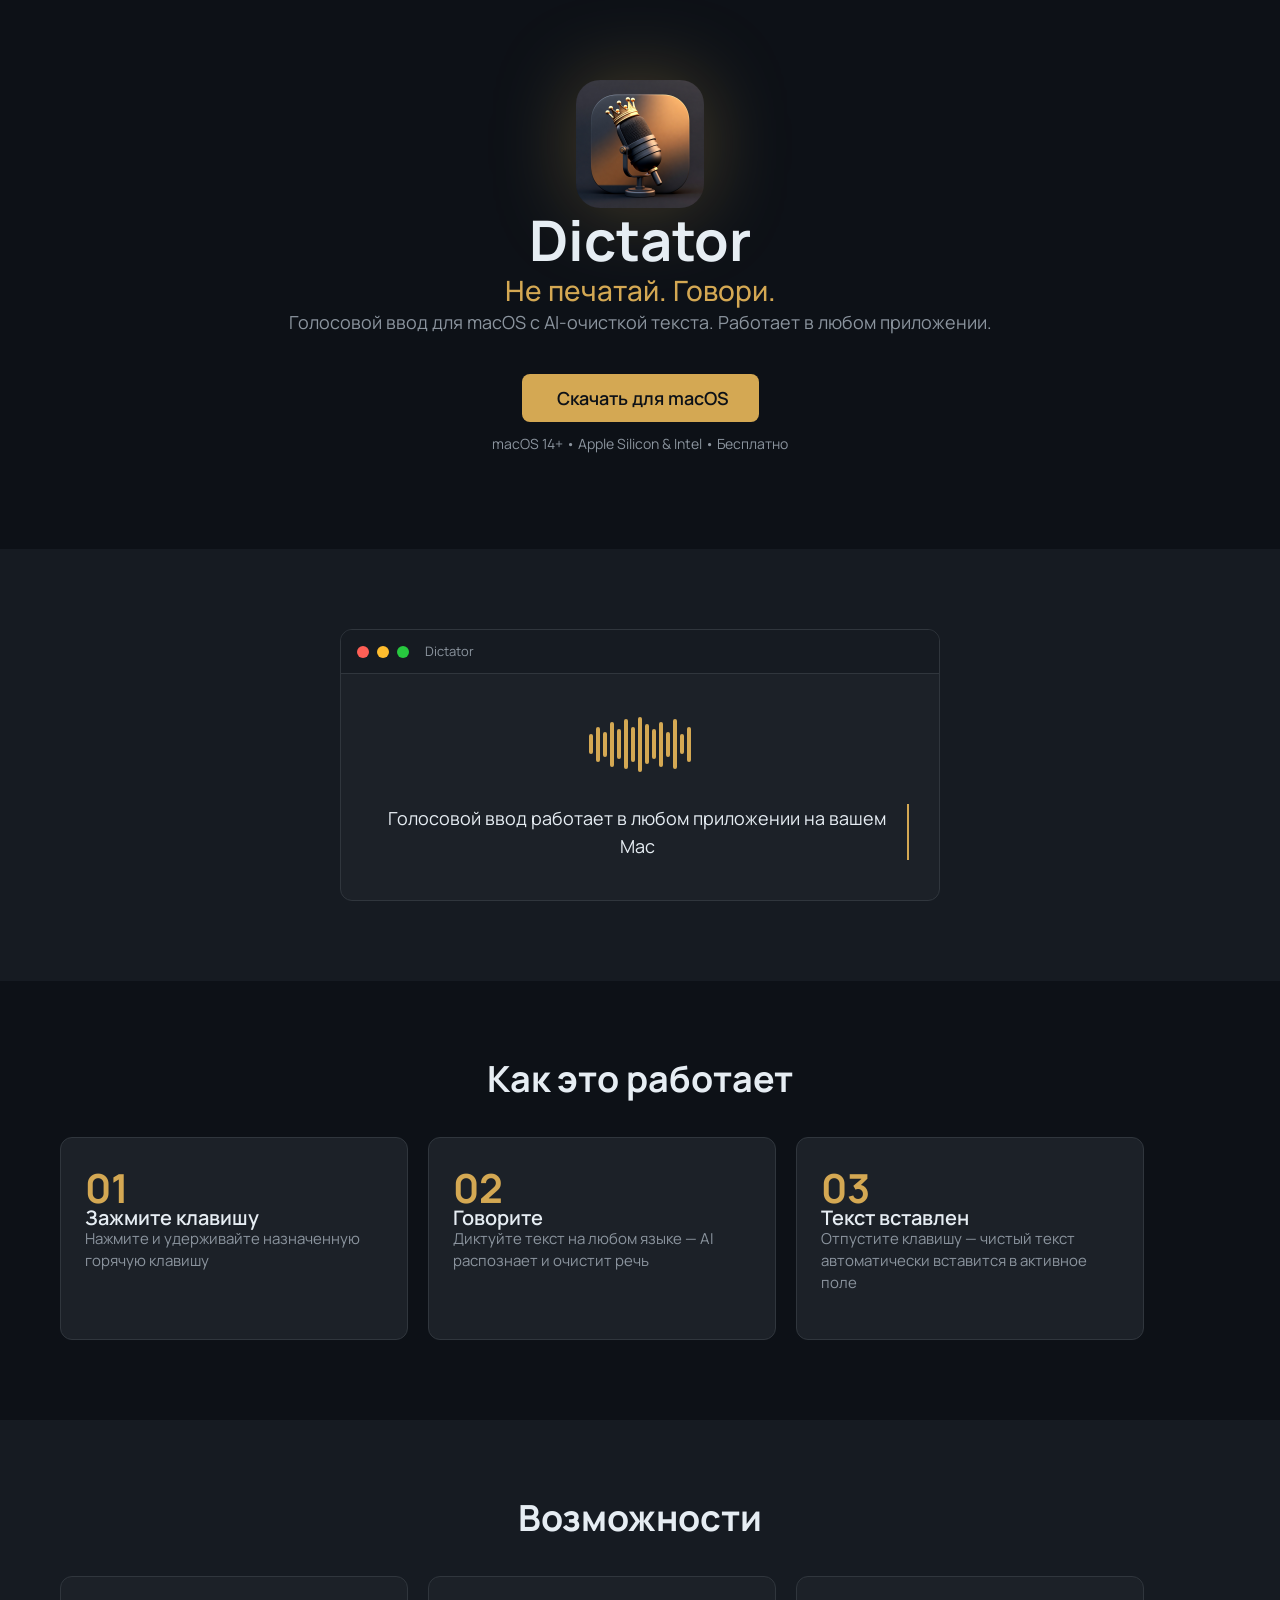
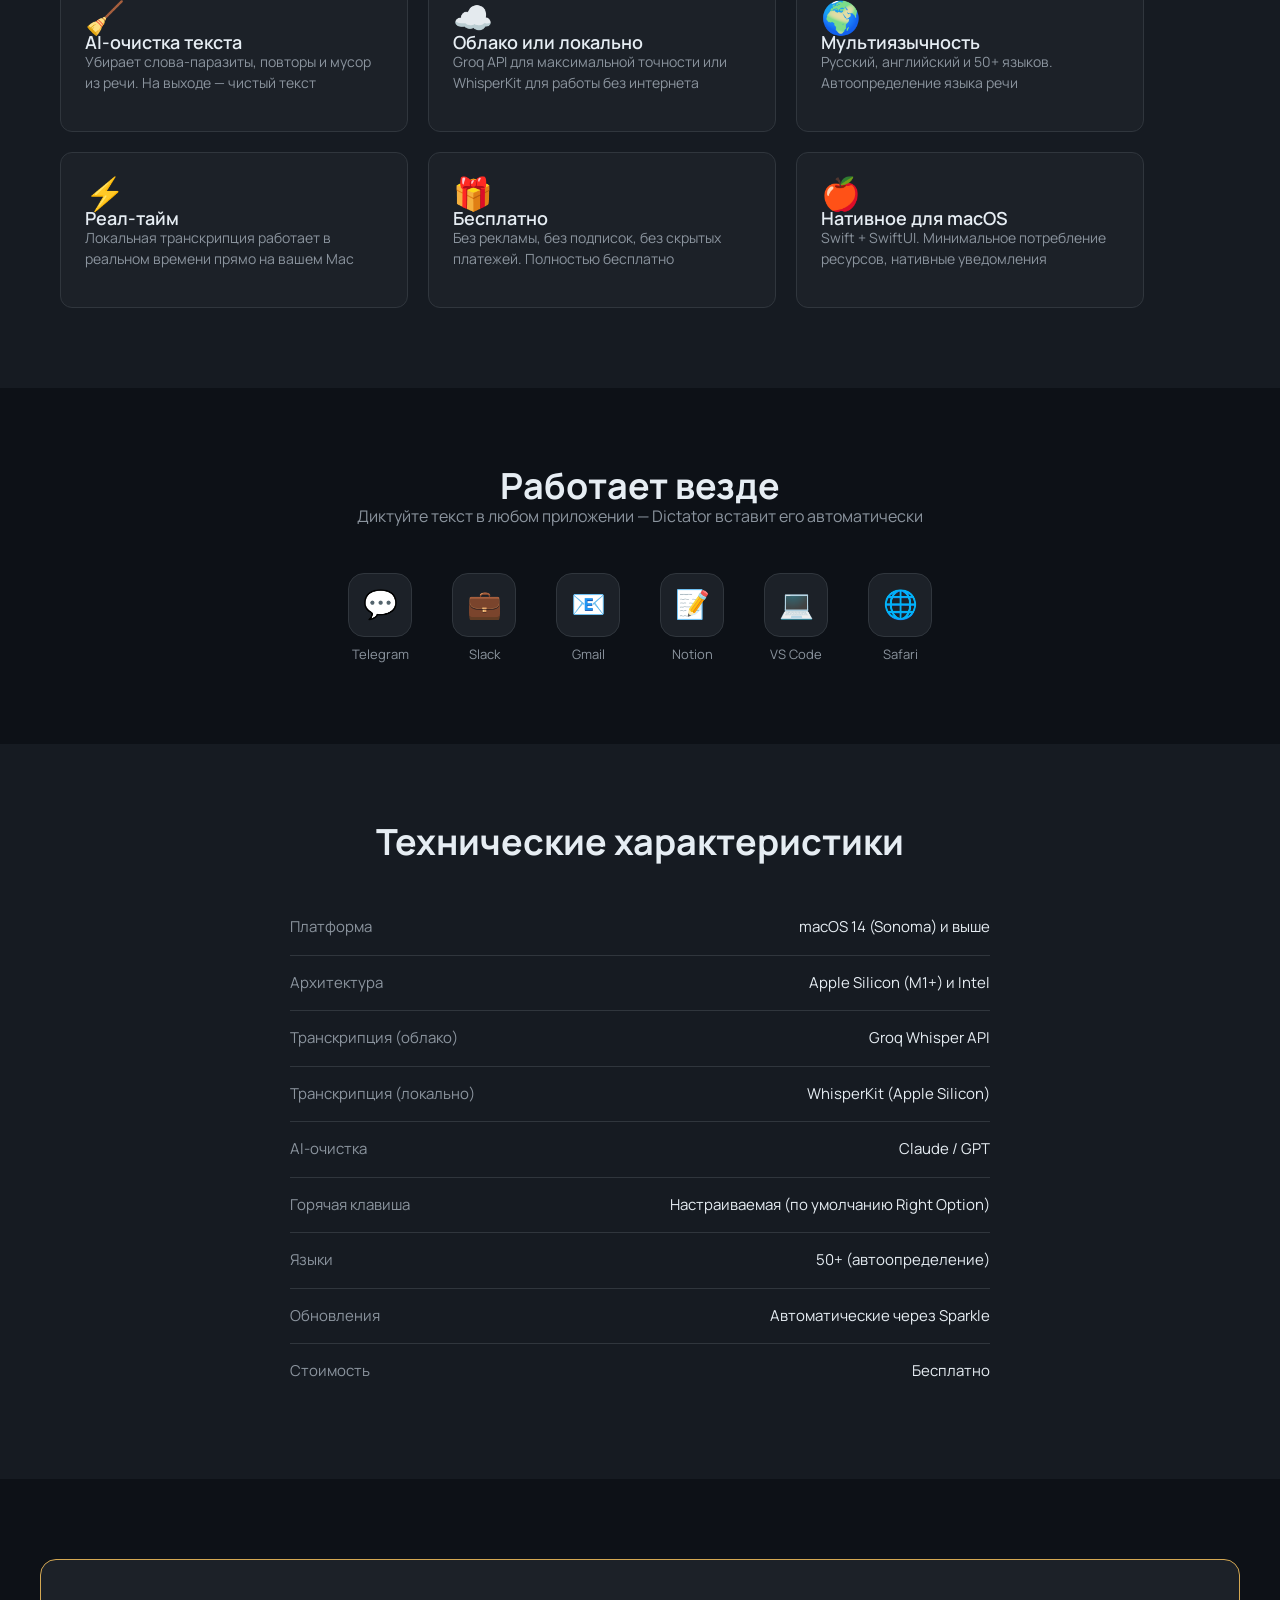
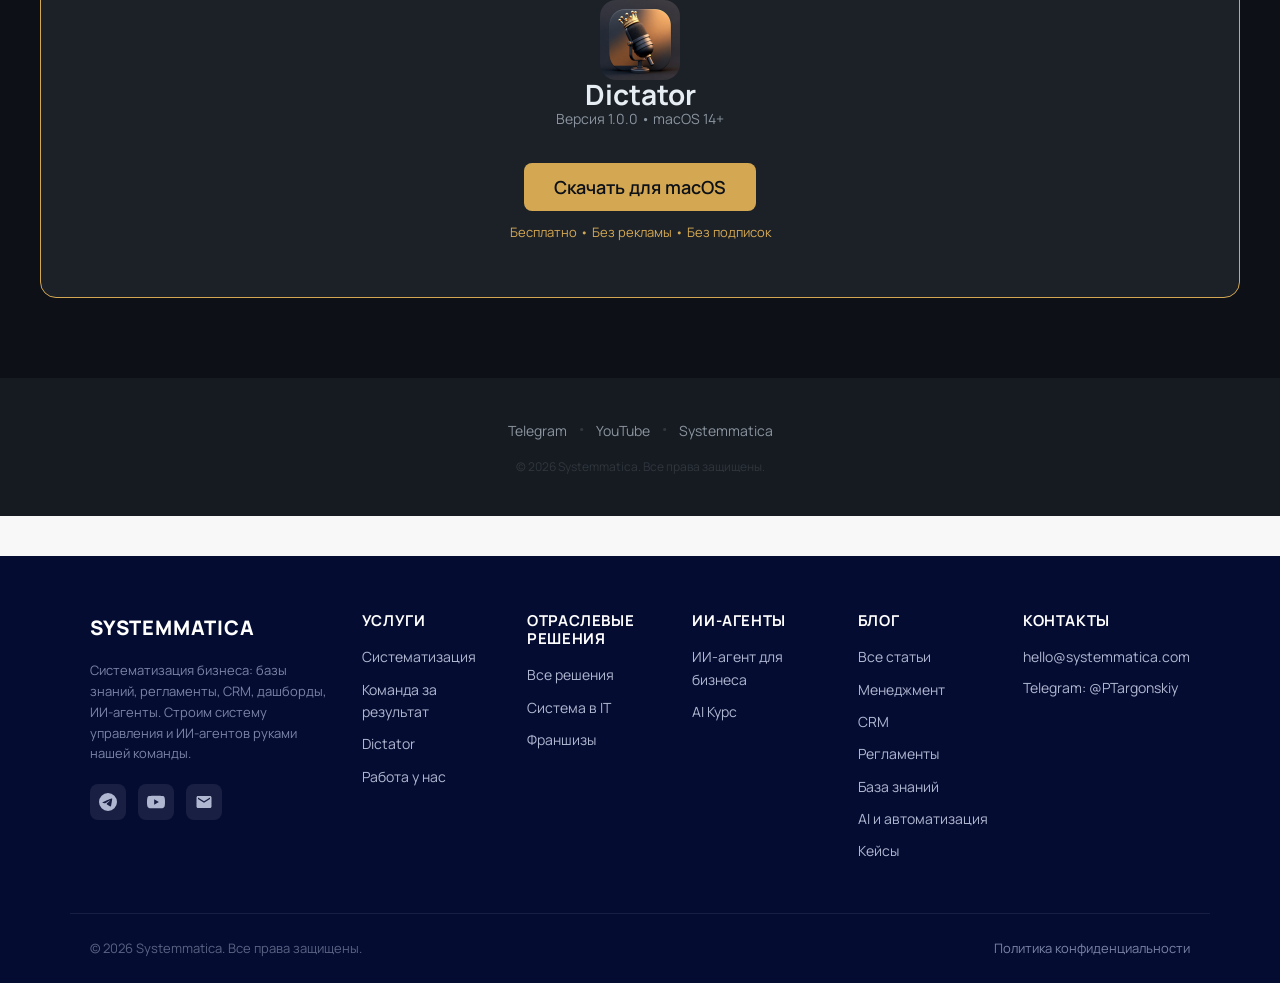
<file: apps/dictator/index.html>
<!DOCTYPE html>
<html lang="ru-RU" prefix="og: https://ogp.me/ns#">
<head>
<style>.elementor-invisible{visibility:visible!important;opacity:1!important}html,body{overflow-x:clip}table{max-width:100%}@media(max-width:767px){table{display:block;overflow-x:auto}}.sm-static-cta{display:flex;flex-direction:column;gap:14px;align-items:flex-start;padding:8px 0;font-family:inherit}.sm-static-cta p{margin:0;font-size:16px;line-height:1.5}.sm-static-cta a{display:inline-block;background:#3249CA;color:#fff!important;padding:14px 26px;border-radius:8px;font-weight:600;text-decoration:none}</style>

	<meta charset="UTF-8">
		<script>window._wca = window._wca || [];</script>

<!-- Поисковая оптимизация от Rank Math Pro - https://rankmath.com/ -->
<title>Dictator — голосовой ввод для macOS | Systemmatica</title>
<meta name="description" content="Голосовой ввод для macOS с AI-очисткой текста. Работает в любом приложении."/>
<meta name="robots" content="follow, index, max-snippet:-1, max-video-preview:-1, max-image-preview:large"/>
<link rel="canonical" href="https://systemmatica.com/apps/dictator/" />
<meta property="og:locale" content="ru_RU" />
<meta property="og:type" content="article" />
<meta property="og:title" content="Dictator — голосовой ввод для macOS | Systemmatica" />
<meta property="og:description" content="Голосовой ввод для macOS с AI-очисткой текста. Работает в любом приложении." />
<meta property="og:url" content="https://systemmatica.com/apps/dictator/" />
<meta property="og:site_name" content="Systemmatica. Система управления и ИИ-агенты руками нашей команды" />
<meta property="og:updated_time" content="2026-03-03T17:38:00+03:00" />
<meta property="og:image" content="/wp-content/uploads/elementor/thumbs/dictator-icon-512-rjt1s7bx0w6v2cwnfsqob49d7ebq4bdc0u1pko0lj4.png" />
<meta property="og:image:secure_url" content="/wp-content/uploads/elementor/thumbs/dictator-icon-512-rjt1s7bx0w6v2cwnfsqob49d7ebq4bdc0u1pko0lj4.png" />
<meta property="og:image:alt" content="Dictator — Голосовой ввод для macOS" />
<meta property="article:published_time" content="2026-02-28T09:35:02+03:00" />
<meta property="article:modified_time" content="2026-03-03T17:38:00+03:00" />
<meta name="twitter:card" content="summary_large_image" />
<meta name="twitter:title" content="Dictator — голосовой ввод для macOS | Systemmatica" />
<meta name="twitter:description" content="Голосовой ввод для macOS с AI-очисткой текста. Работает в любом приложении." />
<meta name="twitter:image" content="/wp-content/uploads/elementor/thumbs/dictator-icon-512-rjt1s7bx0w6v2cwnfsqob49d7ebq4bdc0u1pko0lj4.png" />
<meta name="twitter:label1" content="Время чтения" />
<meta name="twitter:data1" content="1 минута" />
<script type="application/ld+json" class="rank-math-schema-pro">{"@context":"https://schema.org","@graph":[{"@type":"Organization","@id":"https://systemmatica.com/#organization","name":"Systemmatica","url":"https://systemmatica.com","logo":{"@type":"ImageObject","@id":"https://systemmatica.com/#logo","url":"https://systemmatica.com/wp-content/uploads/logo.png","contentUrl":"https://systemmatica.com/wp-content/uploads/logo.png","caption":"Systemmatica. \u0421\u0438\u0441\u0442\u0435\u043c\u0430 \u0443\u043f\u0440\u0430\u0432\u043b\u0435\u043d\u0438\u044f \u0438 \u0418\u0418-\u0430\u0433\u0435\u043d\u0442\u044b \u0440\u0443\u043a\u0430\u043c\u0438 \u043d\u0430\u0448\u0435\u0439 \u043a\u043e\u043c\u0430\u043d\u0434\u044b","inLanguage":"ru-RU","width":"480","height":"51"},"description":"Systemmatica \u2014 \u043f\u043e\u0441\u0442\u0440\u043e\u0438\u043c \u0441\u0438\u0441\u0442\u0435\u043c\u0443 \u0432 \u0431\u0438\u0437\u043d\u0435\u0441\u0435 \u0437\u0430 2 \u0438\u043d\u0442\u0435\u0440\u0432\u044c\u044e \u0432 \u043d\u0435\u0434\u0435\u043b\u044e. \u0411\u0430\u0437\u044b \u0437\u043d\u0430\u043d\u0438\u0439, \u0441\u0438\u0441\u0442\u0435\u043c\u044b \u0443\u0447\u0435\u0442\u0430 \u0438 \u0434\u0430\u0448\u0431\u043e\u0440\u0434\u044b \u0441 \u0430\u043d\u0430\u043b\u0438\u0442\u0438\u043a\u043e\u0439."},{"@type":"WebSite","@id":"https://systemmatica.com/#website","url":"https://systemmatica.com","name":"Systemmatica. \u0421\u0438\u0441\u0442\u0435\u043c\u0430 \u0443\u043f\u0440\u0430\u0432\u043b\u0435\u043d\u0438\u044f \u0438 \u0418\u0418-\u0430\u0433\u0435\u043d\u0442\u044b \u0440\u0443\u043a\u0430\u043c\u0438 \u043d\u0430\u0448\u0435\u0439 \u043a\u043e\u043c\u0430\u043d\u0434\u044b","alternateName":"Systemmatica","publisher":{"@id":"https://systemmatica.com/#organization"},"inLanguage":"ru-RU"},{"@type":"ImageObject","@id":"https://systemmatica.com/wp-content/uploads/elementor/thumbs/dictator-icon-512-rjt1s7bx0w6v2cwnfsqob49d7ebq4bdc0u1pko0lj4.png","url":"https://systemmatica.com/wp-content/uploads/elementor/thumbs/dictator-icon-512-rjt1s7bx0w6v2cwnfsqob49d7ebq4bdc0u1pko0lj4.png","width":"200","height":"200","inLanguage":"ru-RU"},{"@type":"WebPage","@id":"https://systemmatica.com/apps/dictator/#webpage","url":"https://systemmatica.com/apps/dictator/","name":"Dictator \u2014 \u0433\u043e\u043b\u043e\u0441\u043e\u0432\u043e\u0439 \u0432\u0432\u043e\u0434 \u0434\u043b\u044f macOS | Systemmatica","datePublished":"2026-02-28T09:35:02+03:00","dateModified":"2026-03-03T17:38:00+03:00","isPartOf":{"@id":"https://systemmatica.com/#website"},"primaryImageOfPage":{"@id":"https://systemmatica.com/wp-content/uploads/elementor/thumbs/dictator-icon-512-rjt1s7bx0w6v2cwnfsqob49d7ebq4bdc0u1pko0lj4.png"},"inLanguage":"ru-RU"},{"@type":"Person","@id":"https://systemmatica.com/author/adminakdjfkadjg/","name":"\u041f\u0451\u0442\u0440 \u0422\u0430\u0440\u0433\u043e\u043d\u0441\u043a\u0438\u0439","url":"https://systemmatica.com/author/adminakdjfkadjg/","image":{"@type":"ImageObject","@id":"https://secure.gravatar.com/avatar/2bfdadffe88d2155bf75100ce8af39078ec9e77bf251532cb7bdd13d0a4f9148?s=96&amp;d=mm&amp;r=g","url":"https://secure.gravatar.com/avatar/2bfdadffe88d2155bf75100ce8af39078ec9e77bf251532cb7bdd13d0a4f9148?s=96&amp;d=mm&amp;r=g","caption":"\u041f\u0451\u0442\u0440 \u0422\u0430\u0440\u0433\u043e\u043d\u0441\u043a\u0438\u0439","inLanguage":"ru-RU"},"sameAs":["https://systemmatica.com"],"worksFor":{"@id":"https://systemmatica.com/#organization"}},{"@type":"Article","headline":"Dictator \u2014 \u0433\u043e\u043b\u043e\u0441\u043e\u0432\u043e\u0439 \u0432\u0432\u043e\u0434 \u0434\u043b\u044f macOS | Systemmatica","datePublished":"2026-02-28T09:35:02+03:00","dateModified":"2026-03-03T17:38:00+03:00","author":{"@id":"https://systemmatica.com/author/adminakdjfkadjg/","name":"\u041f\u0451\u0442\u0440 \u0422\u0430\u0440\u0433\u043e\u043d\u0441\u043a\u0438\u0439"},"publisher":{"@id":"https://systemmatica.com/#organization"},"description":"\u0413\u043e\u043b\u043e\u0441\u043e\u0432\u043e\u0439 \u0432\u0432\u043e\u0434 \u0434\u043b\u044f macOS \u0441 AI-\u043e\u0447\u0438\u0441\u0442\u043a\u043e\u0439 \u0442\u0435\u043a\u0441\u0442\u0430. \u0420\u0430\u0431\u043e\u0442\u0430\u0435\u0442 \u0432 \u043b\u044e\u0431\u043e\u043c \u043f\u0440\u0438\u043b\u043e\u0436\u0435\u043d\u0438\u0438.","name":"Dictator \u2014 \u0433\u043e\u043b\u043e\u0441\u043e\u0432\u043e\u0439 \u0432\u0432\u043e\u0434 \u0434\u043b\u044f macOS | Systemmatica","@id":"https://systemmatica.com/apps/dictator/#richSnippet","isPartOf":{"@id":"https://systemmatica.com/apps/dictator/#webpage"},"image":{"@id":"https://systemmatica.com/wp-content/uploads/elementor/thumbs/dictator-icon-512-rjt1s7bx0w6v2cwnfsqob49d7ebq4bdc0u1pko0lj4.png"},"inLanguage":"ru-RU","mainEntityOfPage":{"@id":"https://systemmatica.com/apps/dictator/#webpage"}}]}</script>
<!-- /Rank Math WordPress SEO плагин -->

<link rel='dns-prefetch' href='//www.googletagmanager.com' />




<style id="wp-img-auto-sizes-contain-inline-css">
img:is([sizes=auto i],[sizes^="auto," i]){contain-intrinsic-size:3000px 1500px}
/*# sourceURL=wp-img-auto-sizes-contain-inline-css */
</style>
<style id="wp-emoji-styles-inline-css">

	img.wp-smiley, img.emoji {
		display: inline !important;
		border: none !important;
		box-shadow: none !important;
		height: 1em !important;
		width: 1em !important;
		margin: 0 0.07em !important;
		vertical-align: -0.1em !important;
		background: none !important;
		padding: 0 !important;
	}
/*# sourceURL=wp-emoji-styles-inline-css */
</style>
<style id="jetpack-sharing-buttons-style-inline-css">
.jetpack-sharing-buttons__services-list{display:flex;flex-direction:row;flex-wrap:wrap;gap:0;list-style-type:none;margin:5px;padding:0}.jetpack-sharing-buttons__services-list.has-small-icon-size{font-size:12px}.jetpack-sharing-buttons__services-list.has-normal-icon-size{font-size:16px}.jetpack-sharing-buttons__services-list.has-large-icon-size{font-size:24px}.jetpack-sharing-buttons__services-list.has-huge-icon-size{font-size:36px}@media print{.jetpack-sharing-buttons__services-list{display:none!important}}.editor-styles-wrapper .wp-block-jetpack-sharing-buttons{gap:0;padding-inline-start:0}ul.jetpack-sharing-buttons__services-list.has-background{padding:1.25em 2.375em}
/*# sourceURL=/wp-content/plugins/jetpack/_inc/blocks/sharing-buttons/view.css */
</style>
<style id="global-styles-inline-css">
:root{--wp--preset--aspect-ratio--square: 1;--wp--preset--aspect-ratio--4-3: 4/3;--wp--preset--aspect-ratio--3-4: 3/4;--wp--preset--aspect-ratio--3-2: 3/2;--wp--preset--aspect-ratio--2-3: 2/3;--wp--preset--aspect-ratio--16-9: 16/9;--wp--preset--aspect-ratio--9-16: 9/16;--wp--preset--color--black: #000000;--wp--preset--color--cyan-bluish-gray: #abb8c3;--wp--preset--color--white: #ffffff;--wp--preset--color--pale-pink: #f78da7;--wp--preset--color--vivid-red: #cf2e2e;--wp--preset--color--luminous-vivid-orange: #ff6900;--wp--preset--color--luminous-vivid-amber: #fcb900;--wp--preset--color--light-green-cyan: #7bdcb5;--wp--preset--color--vivid-green-cyan: #00d084;--wp--preset--color--pale-cyan-blue: #8ed1fc;--wp--preset--color--vivid-cyan-blue: #0693e3;--wp--preset--color--vivid-purple: #9b51e0;--wp--preset--gradient--vivid-cyan-blue-to-vivid-purple: linear-gradient(135deg,rgb(6,147,227) 0%,rgb(155,81,224) 100%);--wp--preset--gradient--light-green-cyan-to-vivid-green-cyan: linear-gradient(135deg,rgb(122,220,180) 0%,rgb(0,208,130) 100%);--wp--preset--gradient--luminous-vivid-amber-to-luminous-vivid-orange: linear-gradient(135deg,rgb(252,185,0) 0%,rgb(255,105,0) 100%);--wp--preset--gradient--luminous-vivid-orange-to-vivid-red: linear-gradient(135deg,rgb(255,105,0) 0%,rgb(207,46,46) 100%);--wp--preset--gradient--very-light-gray-to-cyan-bluish-gray: linear-gradient(135deg,rgb(238,238,238) 0%,rgb(169,184,195) 100%);--wp--preset--gradient--cool-to-warm-spectrum: linear-gradient(135deg,rgb(74,234,220) 0%,rgb(151,120,209) 20%,rgb(207,42,186) 40%,rgb(238,44,130) 60%,rgb(251,105,98) 80%,rgb(254,248,76) 100%);--wp--preset--gradient--blush-light-purple: linear-gradient(135deg,rgb(255,206,236) 0%,rgb(152,150,240) 100%);--wp--preset--gradient--blush-bordeaux: linear-gradient(135deg,rgb(254,205,165) 0%,rgb(254,45,45) 50%,rgb(107,0,62) 100%);--wp--preset--gradient--luminous-dusk: linear-gradient(135deg,rgb(255,203,112) 0%,rgb(199,81,192) 50%,rgb(65,88,208) 100%);--wp--preset--gradient--pale-ocean: linear-gradient(135deg,rgb(255,245,203) 0%,rgb(182,227,212) 50%,rgb(51,167,181) 100%);--wp--preset--gradient--electric-grass: linear-gradient(135deg,rgb(202,248,128) 0%,rgb(113,206,126) 100%);--wp--preset--gradient--midnight: linear-gradient(135deg,rgb(2,3,129) 0%,rgb(40,116,252) 100%);--wp--preset--font-size--small: 13px;--wp--preset--font-size--medium: 20px;--wp--preset--font-size--large: 36px;--wp--preset--font-size--x-large: 42px;--wp--preset--spacing--20: 0.44rem;--wp--preset--spacing--30: 0.67rem;--wp--preset--spacing--40: 1rem;--wp--preset--spacing--50: 1.5rem;--wp--preset--spacing--60: 2.25rem;--wp--preset--spacing--70: 3.38rem;--wp--preset--spacing--80: 5.06rem;--wp--preset--shadow--natural: 6px 6px 9px rgba(0, 0, 0, 0.2);--wp--preset--shadow--deep: 12px 12px 50px rgba(0, 0, 0, 0.4);--wp--preset--shadow--sharp: 6px 6px 0px rgba(0, 0, 0, 0.2);--wp--preset--shadow--outlined: 6px 6px 0px -3px rgb(255, 255, 255), 6px 6px rgb(0, 0, 0);--wp--preset--shadow--crisp: 6px 6px 0px rgb(0, 0, 0);}.wp-block-button{--wp--preset--dimension--25: 25%;--wp--preset--dimension--50: 50%;--wp--preset--dimension--75: 75%;--wp--preset--dimension--100: 100%;}:root { --wp--style--global--content-size: 800px;--wp--style--global--wide-size: 1200px; }:where(body) { margin: 0; }.wp-site-blocks > .alignleft { float: left; margin-right: 2em; }.wp-site-blocks > .alignright { float: right; margin-left: 2em; }.wp-site-blocks > .aligncenter { justify-content: center; margin-left: auto; margin-right: auto; }:where(.wp-site-blocks) > * { margin-block-start: 24px; margin-block-end: 0; }:where(.wp-site-blocks) > :first-child { margin-block-start: 0; }:where(.wp-site-blocks) > :last-child { margin-block-end: 0; }:root { --wp--style--block-gap: 24px; }:root :where(.is-layout-flow) > :first-child{margin-block-start: 0;}:root :where(.is-layout-flow) > :last-child{margin-block-end: 0;}:root :where(.is-layout-flow) > *{margin-block-start: 24px;margin-block-end: 0;}:root :where(.is-layout-constrained) > :first-child{margin-block-start: 0;}:root :where(.is-layout-constrained) > :last-child{margin-block-end: 0;}:root :where(.is-layout-constrained) > *{margin-block-start: 24px;margin-block-end: 0;}:root :where(.is-layout-flex){gap: 24px;}:root :where(.is-layout-grid){gap: 24px;}.is-layout-flow > .alignleft{float: left;margin-inline-start: 0;margin-inline-end: 2em;}.is-layout-flow > .alignright{float: right;margin-inline-start: 2em;margin-inline-end: 0;}.is-layout-flow > .aligncenter{margin-left: auto !important;margin-right: auto !important;}.is-layout-constrained > .alignleft{float: left;margin-inline-start: 0;margin-inline-end: 2em;}.is-layout-constrained > .alignright{float: right;margin-inline-start: 2em;margin-inline-end: 0;}.is-layout-constrained > .aligncenter{margin-left: auto !important;margin-right: auto !important;}.is-layout-constrained > :where(:not(.alignleft):not(.alignright):not(.alignfull)){max-width: var(--wp--style--global--content-size);margin-left: auto !important;margin-right: auto !important;}.is-layout-constrained > .alignwide{max-width: var(--wp--style--global--wide-size);}body .is-layout-flex{display: flex;}.is-layout-flex{flex-wrap: wrap;align-items: center;}.is-layout-flex > :is(*, div){margin: 0;}body .is-layout-grid{display: grid;}.is-layout-grid > :is(*, div){margin: 0;}body{padding-top: 0px;padding-right: 0px;padding-bottom: 0px;padding-left: 0px;}:root :where(.wp-element-button, .wp-block-button__link){background-color: #32373c;border-width: 0;color: #fff;font-family: inherit;font-size: inherit;font-style: inherit;font-weight: inherit;letter-spacing: inherit;line-height: inherit;padding-top: calc(0.667em + 2px);padding-right: calc(1.333em + 2px);padding-bottom: calc(0.667em + 2px);padding-left: calc(1.333em + 2px);text-decoration: none;text-transform: inherit;}.has-black-color{color: var(--wp--preset--color--black) !important;}.has-cyan-bluish-gray-color{color: var(--wp--preset--color--cyan-bluish-gray) !important;}.has-white-color{color: var(--wp--preset--color--white) !important;}.has-pale-pink-color{color: var(--wp--preset--color--pale-pink) !important;}.has-vivid-red-color{color: var(--wp--preset--color--vivid-red) !important;}.has-luminous-vivid-orange-color{color: var(--wp--preset--color--luminous-vivid-orange) !important;}.has-luminous-vivid-amber-color{color: var(--wp--preset--color--luminous-vivid-amber) !important;}.has-light-green-cyan-color{color: var(--wp--preset--color--light-green-cyan) !important;}.has-vivid-green-cyan-color{color: var(--wp--preset--color--vivid-green-cyan) !important;}.has-pale-cyan-blue-color{color: var(--wp--preset--color--pale-cyan-blue) !important;}.has-vivid-cyan-blue-color{color: var(--wp--preset--color--vivid-cyan-blue) !important;}.has-vivid-purple-color{color: var(--wp--preset--color--vivid-purple) !important;}.has-black-background-color{background-color: var(--wp--preset--color--black) !important;}.has-cyan-bluish-gray-background-color{background-color: var(--wp--preset--color--cyan-bluish-gray) !important;}.has-white-background-color{background-color: var(--wp--preset--color--white) !important;}.has-pale-pink-background-color{background-color: var(--wp--preset--color--pale-pink) !important;}.has-vivid-red-background-color{background-color: var(--wp--preset--color--vivid-red) !important;}.has-luminous-vivid-orange-background-color{background-color: var(--wp--preset--color--luminous-vivid-orange) !important;}.has-luminous-vivid-amber-background-color{background-color: var(--wp--preset--color--luminous-vivid-amber) !important;}.has-light-green-cyan-background-color{background-color: var(--wp--preset--color--light-green-cyan) !important;}.has-vivid-green-cyan-background-color{background-color: var(--wp--preset--color--vivid-green-cyan) !important;}.has-pale-cyan-blue-background-color{background-color: var(--wp--preset--color--pale-cyan-blue) !important;}.has-vivid-cyan-blue-background-color{background-color: var(--wp--preset--color--vivid-cyan-blue) !important;}.has-vivid-purple-background-color{background-color: var(--wp--preset--color--vivid-purple) !important;}.has-black-border-color{border-color: var(--wp--preset--color--black) !important;}.has-cyan-bluish-gray-border-color{border-color: var(--wp--preset--color--cyan-bluish-gray) !important;}.has-white-border-color{border-color: var(--wp--preset--color--white) !important;}.has-pale-pink-border-color{border-color: var(--wp--preset--color--pale-pink) !important;}.has-vivid-red-border-color{border-color: var(--wp--preset--color--vivid-red) !important;}.has-luminous-vivid-orange-border-color{border-color: var(--wp--preset--color--luminous-vivid-orange) !important;}.has-luminous-vivid-amber-border-color{border-color: var(--wp--preset--color--luminous-vivid-amber) !important;}.has-light-green-cyan-border-color{border-color: var(--wp--preset--color--light-green-cyan) !important;}.has-vivid-green-cyan-border-color{border-color: var(--wp--preset--color--vivid-green-cyan) !important;}.has-pale-cyan-blue-border-color{border-color: var(--wp--preset--color--pale-cyan-blue) !important;}.has-vivid-cyan-blue-border-color{border-color: var(--wp--preset--color--vivid-cyan-blue) !important;}.has-vivid-purple-border-color{border-color: var(--wp--preset--color--vivid-purple) !important;}.has-vivid-cyan-blue-to-vivid-purple-gradient-background{background: var(--wp--preset--gradient--vivid-cyan-blue-to-vivid-purple) !important;}.has-light-green-cyan-to-vivid-green-cyan-gradient-background{background: var(--wp--preset--gradient--light-green-cyan-to-vivid-green-cyan) !important;}.has-luminous-vivid-amber-to-luminous-vivid-orange-gradient-background{background: var(--wp--preset--gradient--luminous-vivid-amber-to-luminous-vivid-orange) !important;}.has-luminous-vivid-orange-to-vivid-red-gradient-background{background: var(--wp--preset--gradient--luminous-vivid-orange-to-vivid-red) !important;}.has-very-light-gray-to-cyan-bluish-gray-gradient-background{background: var(--wp--preset--gradient--very-light-gray-to-cyan-bluish-gray) !important;}.has-cool-to-warm-spectrum-gradient-background{background: var(--wp--preset--gradient--cool-to-warm-spectrum) !important;}.has-blush-light-purple-gradient-background{background: var(--wp--preset--gradient--blush-light-purple) !important;}.has-blush-bordeaux-gradient-background{background: var(--wp--preset--gradient--blush-bordeaux) !important;}.has-luminous-dusk-gradient-background{background: var(--wp--preset--gradient--luminous-dusk) !important;}.has-pale-ocean-gradient-background{background: var(--wp--preset--gradient--pale-ocean) !important;}.has-electric-grass-gradient-background{background: var(--wp--preset--gradient--electric-grass) !important;}.has-midnight-gradient-background{background: var(--wp--preset--gradient--midnight) !important;}.has-small-font-size{font-size: var(--wp--preset--font-size--small) !important;}.has-medium-font-size{font-size: var(--wp--preset--font-size--medium) !important;}.has-large-font-size{font-size: var(--wp--preset--font-size--large) !important;}.has-x-large-font-size{font-size: var(--wp--preset--font-size--x-large) !important;}
:root :where(.wp-block-icon svg){width: 24px;}
:root :where(.wp-block-pullquote){font-size: 1.5em;line-height: 1.6;}
/*# sourceURL=global-styles-inline-css */
</style>
<style id="woocommerce-inline-inline-css">
.woocommerce form .form-row .required { visibility: visible; }
/*# sourceURL=woocommerce-inline-inline-css */
</style>
<link rel='stylesheet' id='hello-biz-css' href='/wp-content/themes/hello-biz/assets/css/theme.css?ver=1.2.0' media='all' />
<link rel='stylesheet' id='hello-biz-header-footer-css' href='/wp-content/themes/hello-biz/assets/css/header-footer.css?ver=1.2.0' media='all' />
<link rel='stylesheet' id='elementor-frontend-css' href='/wp-content/plugins/elementor/assets/css/frontend.min.css?ver=3.35.6' media='all' />
<link rel='stylesheet' id='widget-heading-css' href='/wp-content/plugins/elementor/assets/css/widget-heading.min.css?ver=3.35.6' media='all' />
<link rel='stylesheet' id='widget-form-css' href='/wp-content/plugins/elementor-pro/assets/css/widget-form.min.css?ver=3.27.4' media='all' />
<link rel='stylesheet' id='e-popup-css' href='/wp-content/plugins/elementor-pro/assets/css/conditionals/popup.min.css?ver=3.27.4' media='all' />
<link rel='stylesheet' id='elementor-post-8-css' href='/wp-content/uploads/elementor/css/post-8.css?ver=1790129688' media='all' />
<link rel='stylesheet' id='widget-image-css' href='/wp-content/plugins/elementor/assets/css/widget-image.min.css?ver=3.35.6' media='all' />
<link rel='stylesheet' id='elementor-post-1229-css' href='/wp-content/uploads/elementor/css/post-1229.css?ver=1790138829' media='all' />
<link rel='stylesheet' id='elementor-post-291-css' href='/wp-content/uploads/elementor/css/post-291.css?ver=1790129688' media='all' />
<link rel='stylesheet' id='elementor-gf-local-manrope-css' href='/wp-content/uploads/elementor/google-fonts/css/manrope.css?ver=1766848296' media='all' />
<link rel='stylesheet' id='elementor-gf-local-roboto-css' href='/wp-content/uploads/elementor/google-fonts/css/roboto.css?ver=1766848339' media='all' />
<script id="jquery-core-js" src="/wp-includes/js/jquery/jquery.min.js?ver=3.7.1"></script>
<script id="jquery-migrate-js" src="/wp-includes/js/jquery/jquery-migrate.min.js?ver=3.4.1"></script>

<!-- Сниппет тегов Google (gtag.js), добавленный Site Kit -->
<!-- Сниппет Google Analytics добавлен с помощью Site Kit -->
<script id="google_gtagjs-js" src="https://www.googletagmanager.com/gtag/js?id=GT-MJPXG3CR" async></script>
<script id="google_gtagjs-js-after">
window.dataLayer = window.dataLayer || [];function gtag(){dataLayer.push(arguments);}
gtag("set","linker",{"domains":["systemmatica.com"]});
gtag("js", new Date());
gtag("set", "developer_id.dZTNiMT", true);
gtag("config", "GT-MJPXG3CR");
 window._googlesitekit = window._googlesitekit || {}; window._googlesitekit.throttledEvents = []; window._googlesitekit.gtagEvent = (name, data) => { var key = JSON.stringify( { name, data } ); if ( !! window._googlesitekit.throttledEvents[ key ] ) { return; } window._googlesitekit.throttledEvents[ key ] = true; setTimeout( () => { delete window._googlesitekit.throttledEvents[ key ]; }, 5 ); gtag( "event", name, { ...data, event_source: "site-kit" } ); }; 
//# sourceURL=google_gtagjs-js-after
</script>

<meta name="generator" content="WordPress 7.1.2" />
<meta name="generator" content="TutorLMS 3.9.8" />
<link rel='shortlink' href='/' />
<meta name="generator" content="Site Kit by Google 1.188.0" />	<style>img#wpstats{display:none}</style>
			<noscript><style>.woocommerce-product-gallery{ opacity: 1 !important; }</style></noscript>
	<meta name="generator" content="Elementor 3.35.6; features: e_font_icon_svg, additional_custom_breakpoints; settings: css_print_method-external, google_font-enabled, font_display-swap">
<style>.elementor-widget-theme-post-content .callout-box ol{list-style:decimal!important;counter-reset:none!important;padding-left:1.5rem!important}.elementor-widget-theme-post-content .callout-box ol li{padding-left:.5rem!important;counter-increment:none!important}.elementor-widget-theme-post-content .callout-box ol li::before{display:none!important}.elementor-widget-theme-post-content .callout-box ul li::before{display:none!important}.elementor-widget-theme-post-content .callout-box ul{list-style:disc!important;padding-left:1.5rem!important}.elementor-widget-theme-post-content .callout-box:has(h2:first-child)::before,.elementor-widget-theme-post-content .callout-box:has(h3:first-child)::before{display:none!important}.elementor-widget-theme-post-content .callout-box h2,.elementor-widget-theme-post-content .callout-box h3{margin-top:0!important;padding-top:0!important;border-top:none!important;font-size:20px!important}/* Fix Gutenberg li>br>p pattern */.elementor-widget-theme-post-content ul li br:first-child{display:none!important}.elementor-widget-theme-post-content ul li br:last-child{display:none!important}.elementor-widget-theme-post-content ul li p{margin:0!important;display:inline!important}.elementor-widget-theme-post-content ol li br:first-child{display:none!important}.elementor-widget-theme-post-content ol li br:last-child{display:none!important}.elementor-widget-theme-post-content ol li p{margin:0!important;display:inline!important}/* Fix bullet position - inline with text */.elementor-widget-theme-post-content ul li::before{top:0.55em!important}</style>

<!-- Yandex.Metrika counter -->
<script type="text/javascript">
    (function(m,e,t,r,i,k,a){
        m[i]=m[i]||function(){(m[i].a=m[i].a||[]).push(arguments)};
        m[i].l=1*new Date();
        for (var j = 0; j < document.scripts.length; j++) {if (document.scripts[j].src === r) { return; }}
        k=e.createElement(t),a=e.getElementsByTagName(t)[0],k.async=1,k.src=r,a.parentNode.insertBefore(k,a)
    })(window, document,'script','https://mc.yandex.ru/metrika/tag.js', 'ym');

    ym(93286516, 'init', {webvisor:false, clickmap:true, accurateTrackBounce:true, trackLinks:true});
</script>
<noscript><div><img src="https://mc.yandex.ru/watch/93286516" style="position:absolute; left:-9999px;" alt="" /></div></noscript>
<!-- /Yandex.Metrika counter -->



			<style>
				.e-con.e-parent:nth-of-type(n+4):not(.e-lazyloaded):not(.e-no-lazyload),
				.e-con.e-parent:nth-of-type(n+4):not(.e-lazyloaded):not(.e-no-lazyload) * {
					background-image: none !important;
				}
				@media screen and (max-height: 1024px) {
					.e-con.e-parent:nth-of-type(n+3):not(.e-lazyloaded):not(.e-no-lazyload),
					.e-con.e-parent:nth-of-type(n+3):not(.e-lazyloaded):not(.e-no-lazyload) * {
						background-image: none !important;
					}
				}
				@media screen and (max-height: 640px) {
					.e-con.e-parent:nth-of-type(n+2):not(.e-lazyloaded):not(.e-no-lazyload),
					.e-con.e-parent:nth-of-type(n+2):not(.e-lazyloaded):not(.e-no-lazyload) * {
						background-image: none !important;
					}
				}
			</style>
			<link rel="icon" href="/wp-content/uploads/favicon-100x100.png" sizes="32x32" />
<link rel="icon" href="/wp-content/uploads/favicon.png" sizes="192x192" />
<link rel="apple-touch-icon" href="/wp-content/uploads/favicon.png" />
<meta name="msapplication-TileImage" content="/wp-content/uploads/favicon.png" />
<style>
@media (max-width: 1024px) {
    /* Toggle button */
    .elementor-menu-toggle {
        position: relative !important;
        z-index: 10001 !important;
        order: 99 !important;
        border: none !important;
        background: none !important;
        padding: 8px !important;
        margin-left: auto !important;
    }
    .elementor-menu-toggle svg { width: 28px !important; height: 28px !important; fill: #050C32 !important; }

    /* Fullscreen overlay */
    nav.elementor-nav-menu--dropdown.elementor-nav-menu__container {
        position: fixed !important;
        inset: 0 !important;
        width: 100vw !important;
        height: 100vh !important;
        background: #fff !important;
        display: flex !important;
        flex-direction: column !important;
        align-items: center !important;
        justify-content: center !important;
        z-index: 10000 !important;
        border: none !important;
        border-radius: 0 !important;
        box-shadow: none !important;
        padding: 20px !important;
        margin: 0 !important;
        overflow-y: auto !important;
    }

    /* UL */
    nav.elementor-nav-menu--dropdown.elementor-nav-menu__container > ul {
        display: flex !important;
        flex-direction: column !important;
        align-items: stretch !important;
        width: 100% !important;
        max-width: 300px !important;
        padding: 0 !important;
        margin: 0 !important;
        list-style: none !important;
    }

    /* Top-level items */
    nav.elementor-nav-menu--dropdown.elementor-nav-menu__container > ul > li {
        border: none !important;
        position: relative !important;
    }
    nav.elementor-nav-menu--dropdown.elementor-nav-menu__container > ul > li > a {
        font-family: Manrope, sans-serif !important;
        font-size: 22px !important;
        font-weight: 600 !important;
        color: #050C32 !important;
        padding: 16px 0 !important;
        display: block !important;
        text-align: center !important;
        text-decoration: none !important;
        border-radius: 0 !important;
        background: none !important;
    }
    nav.elementor-nav-menu--dropdown.elementor-nav-menu__container > ul > li > a:active {
        color: #3249CA !important;
    }

    /* === HIDE all Elementor default submenu indicators === */
    nav.elementor-nav-menu--dropdown .e-font-icon-svg,
    nav.elementor-nav-menu--dropdown .sub-arrow,
    nav.elementor-nav-menu--dropdown .elementor-nav-menu--indicator {
        display: none !important;
    }

    /* === NO ::after chevron - use text arrow instead via JS === */
    nav.elementor-nav-menu--dropdown .menu-item-has-children > a::after {
        display: none !important;
    }

    /* Sub-menus */
    nav.elementor-nav-menu--dropdown.elementor-nav-menu__container .sub-menu.elementor-nav-menu--dropdown {
        position: static !important;
        width: 100% !important;
        height: auto !important;
        background: transparent !important;
        padding: 0 0 8px !important;
        margin: 0 !important;
        box-shadow: none !important;
        border: none !important;
        display: none !important;
        flex-direction: column !important;
    }
    nav.elementor-nav-menu--dropdown.elementor-nav-menu__container .elementor-active > .sub-menu.elementor-nav-menu--dropdown {
        display: flex !important;
    }
    nav.elementor-nav-menu--dropdown.elementor-nav-menu__container .sub-menu li {
        border: none !important;
    }
    nav.elementor-nav-menu--dropdown.elementor-nav-menu__container .sub-menu li a {
        font-family: Manrope, sans-serif !important;
        font-size: 17px !important;
        font-weight: 500 !important;
        color: #8a8ab0 !important;
        padding: 10px 0 !important;
        display: block !important;
        text-align: center !important;
        text-decoration: none !important;
        background: none !important;
    }
    nav.elementor-nav-menu--dropdown.elementor-nav-menu__container .sub-menu li a:active {
        color: #3249CA !important;
    }

    /* Divider between top-level items */
    nav.elementor-nav-menu--dropdown.elementor-nav-menu__container > ul > li + li {
        border-top: 1px solid #F0F0F5 !important;
    }

    /* Nav widget rightmost */
    .elementor-widget-nav-menu { order: 99 !important; margin-left: auto !important; }
}
</style><style id="wp-custom-css">
@media (max-width: 767px) {
  /* Hide Bitrix24 chat auto-popup on mobile */
  .b24-widget-button-popup,
  .b24-widget-button-popup-content,
  .b24-widget-button-popup-inner,
  .b24-widget-button-popup-triangle,
  [class*="b24-widget-button-popup"] {
    display: none !important;
  }
}
</style>
    <style>
    @media (min-width: 1241px) {
        .elementor-nav-menu > li > a.elementor-item,
        .elementor-nav-menu > li > .elementor-item {
            padding-left: 8px !important;
            padding-right: 8px !important;
        }
    }
    @media (min-width: 1025px) and (max-width: 1240px) {
        .elementor-nav-menu > li > a.elementor-item,
        .elementor-nav-menu > li > .elementor-item {
            padding-left: 4px !important;
            padding-right: 4px !important;
            font-size: 14px !important;
        }
    }
    </style>
        <style>
    /* ===== BLOG ARCHIVE PAGE ===== */

    /* Page header */
    .page-header,
    .archive-header {
        text-align: center;
        padding: 40px 20px 20px;
    }

    /* Category badges on cards — visual fix only, keep Elementor positioning */
    .elementor-post__badge {
        background: rgba(5, 12, 50, 0.85) !important;
        color: #fff !important;
        font-family: 'Manrope', sans-serif !important;
        font-size: 11px !important;
        font-weight: 700 !important;
        text-transform: uppercase !important;
        letter-spacing: 0.06em !important;
        padding: 5px 12px !important;
        border-radius: 4px !important;
        line-height: 1.3 !important;
        z-index: 2 !important;
    }

    /* Card styling */
    .elementor-post__card {
        position: relative !important;
        border-radius: 12px !important;
        box-shadow: 0 2px 12px rgba(5, 12, 50, 0.08) !important;
        transition: box-shadow 0.25s ease, transform 0.25s ease !important;
    }

    .elementor-post__card:hover {
        box-shadow: 0 8px 24px rgba(5, 12, 50, 0.14) !important;
        transform: translateY(-2px) !important;
    }

    /* Round top corners of image */
    .elementor-post__thumbnail {
        border-radius: 12px 12px 0 0 !important;
        overflow: hidden !important;
    }

    /* Card text area */
    .elementor-post__text {
        padding: 20px !important;
    }

    .elementor-post__title {
        font-family: 'Manrope', sans-serif !important;
        font-size: 18px !important;
        font-weight: 700 !important;
        line-height: 1.35 !important;
        color: #050C32 !important;
        margin-bottom: 8px !important;
    }

    .elementor-post__title a {
        color: inherit !important;
        text-decoration: none !important;
    }

    .elementor-post__excerpt p {
        font-family: 'PT Serif', Georgia, serif !important;
        font-size: 14px !important;
        line-height: 1.6 !important;
        color: #4a4a6a !important;
    }

    /* "Читать дальше" link */
    .elementor-post__read-more {
        font-family: 'Manrope', sans-serif !important;
        font-size: 14px !important;
        font-weight: 600 !important;
        color: #3249CA !important;
        text-decoration: none !important;
    }

    .elementor-post__read-more:hover {
        color: #1a2f8a !important;
    }

    /* Date styling */
    .elementor-post-date {
        font-family: 'Manrope', sans-serif !important;
        font-size: 13px !important;
        color: #8a8aa0 !important;
    }

    /* Pagination */
    .elementor-pagination,
    nav.navigation.pagination {
        display: flex !important;
        justify-content: center !important;
        gap: 8px !important;
        padding: 40px 0 !important;
        margin-top: 20px !important;
    }

    .elementor-pagination .page-numbers,
    nav.pagination .page-numbers {
        display: inline-flex !important;
        align-items: center !important;
        justify-content: center !important;
        min-width: 40px !important;
        height: 40px !important;
        padding: 0 12px !important;
        border-radius: 8px !important;
        font-family: 'Manrope', sans-serif !important;
        font-size: 15px !important;
        font-weight: 600 !important;
        color: #050C32 !important;
        background: #f5f5fa !important;
        text-decoration: none !important;
        transition: all 0.2s ease !important;
    }

    .elementor-pagination .page-numbers:hover,
    nav.pagination .page-numbers:hover {
        background: #3249CA !important;
        color: #fff !important;
    }

    .elementor-pagination .page-numbers.current,
    nav.pagination .page-numbers.current {
        background: #050C32 !important;
        color: #fff !important;
    }

    .elementor-pagination .page-numbers.next,
    .elementor-pagination .page-numbers.prev {
        padding: 0 16px !important;
        font-size: 0 !important;
    }

    .elementor-pagination .page-numbers.prev::after {
        content: '« Назад' !important;
        font-size: 15px !important;
    }

    .elementor-pagination .page-numbers.next::after {
        content: 'Вперёд »' !important;
        font-size: 15px !important;
    }
    /* ===== BLOG ARTICLE TYPOGRAPHY ===== */

    /* Import PT Serif for body text */
    @import url('https://fonts.googleapis.com/css2?family=PT+Serif:ital,wght@0,400;0,700;1,400&display=swap');

    /* Article body text */
    .elementor-widget-theme-post-content,
    .elementor-widget-theme-post-content p,
    .elementor-widget-theme-post-content li {
        font-family: 'PT Serif', Georgia, serif !important;
        font-size: 18px !important;
        line-height: 1.78 !important;
        color: #1a1a2e !important;
        letter-spacing: 0.01em;
    }

    /* Headings stay sans-serif */
    .elementor-widget-theme-post-content h2,
    .elementor-widget-theme-post-content h3,
    .elementor-widget-theme-post-content h4 {
        font-family: 'Manrope', 'PT Sans', sans-serif !important;
        color: #050C32 !important;
        letter-spacing: -0.02em;
    }

    .elementor-widget-theme-post-content h2 {
        font-size: clamp(26px, 2.2vw, 32px) !important;
        font-weight: 700 !important;
        margin-top: 3.5rem !important;
        margin-bottom: 1.2rem !important;
        padding-top: 0 !important;
        border-top: none !important;
    }

    .elementor-widget-theme-post-content h3 {
        font-size: clamp(20px, 1.7vw, 25px) !important;
        font-weight: 600 !important;
        margin-top: 2.5rem !important;
        margin-bottom: 0.8rem !important;
    }

    /* Paragraph spacing */
    .elementor-widget-theme-post-content p {
        margin-bottom: 1.4rem !important;
    }

    /* ===== BLOCKQUOTES ===== */
    .elementor-widget-theme-post-content blockquote {
        background: #f7f7fb !important;
        border-left: 4px solid #3249CA !important;
        border-radius: 0 8px 8px 0 !important;
        padding: 1.5rem 2rem !important;
        margin: 2rem 0 !important;
        font-style: italic !important;
        color: #2a2a4a !important;
    }

    .elementor-widget-theme-post-content blockquote p {
        font-size: 17px !important;
        line-height: 1.7 !important;
        margin-bottom: 0.5rem !important;
    }

    .elementor-widget-theme-post-content blockquote p:last-child {
        margin-bottom: 0 !important;
    }

    /* ===== LISTS ===== */
    .elementor-widget-theme-post-content ul {
        list-style: none !important;
        padding-left: 0 !important;
    }

    .elementor-widget-theme-post-content ul li {
        position: relative !important;
        padding-left: 1.8rem !important;
        margin-bottom: 0.8rem !important;
    }

    .elementor-widget-theme-post-content ul li::before {
        content: '' !important;
        position: absolute !important;
        left: 0 !important;
        top: 10px !important;
        width: 8px !important;
        height: 8px !important;
        background: #3249CA !important;
        border-radius: 50% !important;
    }

    .elementor-widget-theme-post-content ol {
        padding-left: 1.5rem !important;
        counter-reset: item !important;
        list-style: none !important;
    }

    .elementor-widget-theme-post-content ol li {
        counter-increment: item !important;
        position: relative !important;
        padding-left: 2.2rem !important;
        margin-bottom: 0.8rem !important;
    }

    .elementor-widget-theme-post-content ol li::before {
        content: counter(item) !important;
        position: absolute !important;
        left: 0 !important;
        top: 2px !important;
        width: 26px !important;
        height: 26px !important;
        background: #3249CA !important;
        color: #fff !important;
        border-radius: 50% !important;
        font-family: 'Manrope', sans-serif !important;
        font-size: 14px !important;
        font-weight: 700 !important;
        display: flex !important;
        align-items: center !important;
        justify-content: center !important;
        line-height: 1 !important;
    }

    /* Disable custom OL/UL numbers inside callout boxes */
    .elementor-widget-theme-post-content .callout-box ol {
        list-style: decimal !important;
        counter-reset: none !important;
        padding-left: 1.5rem !important;
    }
    .elementor-widget-theme-post-content .callout-box ol li {
        padding-left: 0.5rem !important;
        counter-increment: none !important;
    }
    .elementor-widget-theme-post-content .callout-box ol li::before {
        display: none !important;
    }
    .elementor-widget-theme-post-content .callout-box ul li::before {
        display: none !important;
    }
    .elementor-widget-theme-post-content .callout-box ul {
        list-style: disc !important;
        padding-left: 1.5rem !important;
    }

    /* ===== CALLOUT BOXES ===== */

    /* Base callout style — applied via Gutenberg Group block with custom class */
    .elementor-widget-theme-post-content .callout-box {
        border-radius: 8px !important;
        padding: 1.5rem 1.8rem !important;
        margin: 2rem 0 !important;
        border-left: 4px solid !important;
        position: relative !important;
    }

    .elementor-widget-theme-post-content .callout-box p:last-child {
        margin-bottom: 0 !important;
    }

    /* Hide CSS label when callout has its own heading */
    .elementor-widget-theme-post-content .callout-box:has(h2:first-child)::before,
    .elementor-widget-theme-post-content .callout-box:has(h3:first-child)::before,
    .elementor-widget-theme-post-content .callout-box:has(strong:first-child)::before {
        display: none !important;
    }

    /* Style headings inside callout boxes */
    .elementor-widget-theme-post-content .callout-box h2,
    .elementor-widget-theme-post-content .callout-box h3 {
        margin-top: 0 !important;
        padding-top: 0 !important;
        border-top: none !important;
        font-size: 20px !important;
    }

    /* Key takeaway — blue */
    .elementor-widget-theme-post-content .callout-takeaway {
        background: #EEF1FF !important;
        border-left-color: #3249CA !important;
    }

    .elementor-widget-theme-post-content .callout-takeaway::before {
        content: 'Ключевой вывод' !important;
        display: block !important;
        font-family: 'Manrope', sans-serif !important;
        font-weight: 700 !important;
        font-size: 14px !important;
        text-transform: uppercase !important;
        letter-spacing: 0.05em !important;
        color: #3249CA !important;
        margin-bottom: 0.6rem !important;
        font-style: normal !important;
    }

    /* Tip — green */
    .elementor-widget-theme-post-content .callout-tip {
        background: #EDFCF2 !important;
        border-left-color: #16a34a !important;
    }

    .elementor-widget-theme-post-content .callout-tip::before {
        content: 'Совет' !important;
        display: block !important;
        font-family: 'Manrope', sans-serif !important;
        font-weight: 700 !important;
        font-size: 14px !important;
        text-transform: uppercase !important;
        letter-spacing: 0.05em !important;
        color: #16a34a !important;
        margin-bottom: 0.6rem !important;
        font-style: normal !important;
    }

    /* Warning — amber */
    .elementor-widget-theme-post-content .callout-warning {
        background: #FFFBEB !important;
        border-left-color: #d97706 !important;
    }

    .elementor-widget-theme-post-content .callout-warning::before {
        content: 'Внимание' !important;
        display: block !important;
        font-family: 'Manrope', sans-serif !important;
        font-weight: 700 !important;
        font-size: 14px !important;
        text-transform: uppercase !important;
        letter-spacing: 0.05em !important;
        color: #d97706 !important;
        margin-bottom: 0.6rem !important;
        font-style: normal !important;
    }

    /* Example/Case — gray */
    .elementor-widget-theme-post-content .callout-example {
        background: #F8F8FA !important;
        border-left-color: #6b7280 !important;
    }

    .elementor-widget-theme-post-content .callout-example::before {
        content: 'Пример' !important;
        display: block !important;
        font-family: 'Manrope', sans-serif !important;
        font-weight: 700 !important;
        font-size: 14px !important;
        text-transform: uppercase !important;
        letter-spacing: 0.05em !important;
        color: #6b7280 !important;
        margin-bottom: 0.6rem !important;
        font-style: normal !important;
    }

    /* ===== TLDR / SUMMARY BOX ===== */
    .elementor-widget-theme-post-content .tldr-box {
        background-color: #EEF1FF !important;
        border: 1px solid #d4d9f7 !important;
        border-radius: 12px !important;
        padding: 2rem !important;
        margin: 1.5rem 0 2.5rem 0 !important;
    }

    .elementor-widget-theme-post-content .tldr-box::before {
        content: 'Кратко' !important;
        display: block !important;
        font-family: 'Manrope', sans-serif !important;
        font-weight: 800 !important;
        font-size: 13px !important;
        text-transform: uppercase !important;
        letter-spacing: 0.08em !important;
        color: #3249CA !important;
        margin-bottom: 0.8rem !important;
    }

    /* ===== STRONG TEXT in body ===== */
    .elementor-widget-theme-post-content strong {
        font-weight: 700 !important;
        color: #050C32 !important;
    }

    /* ===== LINKS ===== */
    .elementor-widget-theme-post-content a:not(.wp-block-button__link):not(.elementor-button) {
        color: #3249CA !important;
        text-decoration: underline !important;
        text-decoration-color: rgba(50, 73, 202, 0.3) !important;
        text-underline-offset: 3px !important;
        transition: text-decoration-color 0.2s !important;
    }

    .elementor-widget-theme-post-content a:not(.wp-block-button__link):not(.elementor-button):hover {
        text-decoration-color: #3249CA !important;
    }

    /* ===== CTA BUTTONS ===== */
    .elementor-widget-theme-post-content a.elementor-button {
        display: inline-block !important;
        background-color: #050C32 !important;
        color: #fff !important;
        padding: 16px 32px !important;
        border-radius: 8px !important;
        text-decoration: none !important;
        font-family: 'Manrope', sans-serif !important;
        font-size: 16px !important;
        font-weight: 700 !important;
        transition: background-color 0.2s ease, transform 0.15s ease !important;
        text-align: center !important;
    }

    .elementor-widget-theme-post-content a.elementor-button:hover {
        background-color: #3249CA !important;
        transform: translateY(-1px) !important;
    }

    /* ===== TITLE GAP FIX ===== */
    /* Reduce spacing between post title and featured image */
    .elementor-widget-theme-post-title {
        margin-bottom: 0 !important;
    }

    .elementor-widget-theme-post-title + .elementor-widget {
        margin-top: 8px !important;
    }

    /* Post info (date, author) spacing */
    .elementor-widget-post-info {
        margin-bottom: 16px !important;
    }

    /* Featured image spacing */
    .elementor-widget-theme-post-featured-image {
        margin-top: 0 !important;
        margin-bottom: 32px !important;
    }

    /* ===== HIDE UGLY TEMPLATE ELEMENTS ===== */

    /* Hide "Share the Post:" with Facebook/Twitter — ugly English on Russian site */
    .elementor-widget-share-buttons,
    .elementor-share-btn,
    [class*="share-buttons"] {
        display: none !important;
    }

    /* Hide "Previous" navigation link — English text */
    .elementor-widget-theme-post-navigation {
        display: none !important;
    }

    /* Hide the horizontal rule before share/nav area */
    .elementor-widget-divider {
        display: none !important;
    }

    /* Reduce gap between title and featured image/content */
    .elementor-location-single > .e-con:nth-child(2) {
        margin-top: 24px !important;
    }

    /* CTA section after content — tighten top */
    .elementor-location-single > .e-con:nth-child(3) {
        margin-top: 48px !important;
    }

    /* "Посмотрите также" — breathing room */
    .elementor-location-single > .e-con:nth-child(4) {
        margin-top: 48px !important;
    }

    /* Newsletter/subscribe section — reduce excessive gap */
    .elementor-location-single > .e-con:nth-child(5) {
        margin-top: 40px !important;
    }

    .elementor-location-single .e-con {
        --padding-top: 0px;
        --padding-bottom: 0px;
    }

    /* ===== MOBILE RESPONSIVE ===== */
    @media (max-width: 767px) {
        .elementor-widget-theme-post-content p,
        .elementor-widget-theme-post-content li {
            font-size: 16px !important;
            line-height: 1.7 !important;
        }

        .elementor-widget-theme-post-content h2 {
            font-size: 24px !important;
            margin-top: 2.5rem !important;
        }

        .elementor-widget-theme-post-content h3 {
            font-size: 20px !important;
        }

        .elementor-widget-theme-post-content blockquote {
            padding: 1rem 1.2rem !important;
        }

        .elementor-widget-theme-post-content .callout-box,
        .elementor-widget-theme-post-content .tldr-box {
            padding: 1.2rem !important;
        }
    }
    </style>
        <style>
    .elementor-location-footer.elementor-190 {
        display: none !important;
    }
    </style>
    	<meta name="viewport" content="width=device-width, initial-scale=1.0, viewport-fit=cover" /><script>document.addEventListener('error',function(e){var t=e.target;if(t&&t.tagName==='IMG'){t.style.visibility='hidden'}},true);</script>
</head>
<body class="wp-singular page-template page-template-elementor_canvas page page-id-1229 page-child parent-pageid-1230 wp-custom-logo wp-theme-hello-biz theme-hello-biz ehp-default tutor-lms woocommerce-no-js ehbiz-default elementor-default elementor-template-canvas elementor-kit-8 elementor-page elementor-page-1229">
			<div data-elementor-type="wp-page" data-elementor-id="1229" class="elementor elementor-1229" data-elementor-post-type="page">
				<div class="elementor-element elementor-element-359b591 e-flex e-con-boxed e-con e-parent" data-id="359b591" data-element_type="container" data-e-type="container" id="hero" data-settings="{&quot;background_background&quot;:&quot;classic&quot;}">
					<div class="e-con-inner">
				<div class="elementor-element elementor-element-82bdcd1 elementor-widget elementor-widget-image" data-id="82bdcd1" data-element_type="widget" data-e-type="widget" data-widget_type="image.default">
															<img decoding="async" src="/wp-content/uploads/elementor/thumbs/dictator-icon-512-rjt1s7bx0w6v2cwnfsqob49d7ebq4bdc0u1pko0lj4.png" title="dictator-icon-512" alt="dictator-icon-512" loading="lazy" />															</div>
				<div class="elementor-element elementor-element-774f53a elementor-widget elementor-widget-heading" data-id="774f53a" data-element_type="widget" data-e-type="widget" data-widget_type="heading.default">
					<h1 class="elementor-heading-title elementor-size-default">Dictator</h1>				</div>
				<div class="elementor-element elementor-element-b6790c7 elementor-widget elementor-widget-heading" data-id="b6790c7" data-element_type="widget" data-e-type="widget" data-widget_type="heading.default">
					<h2 class="elementor-heading-title elementor-size-default">Не печатай. Говори.</h2>				</div>
				<div class="elementor-element elementor-element-b4955cd elementor-widget elementor-widget-text-editor" data-id="b4955cd" data-element_type="widget" data-e-type="widget" data-widget_type="text-editor.default">
									<p>Голосовой ввод для macOS с AI-очисткой текста. Работает в любом приложении.</p>								</div>
				<div class="elementor-element elementor-element-921da98 elementor-align-center elementor-button-info elementor-widget elementor-widget-button" data-id="921da98" data-element_type="widget" data-e-type="widget" data-widget_type="button.default">
										<a class="elementor-button elementor-button-link elementor-size-md" href="https://t.me/PTargonskiy">
						<span class="elementor-button-content-wrapper">
						<span class="elementor-button-icon">
									<i class="Array" aria-hidden="true"></i>
							</span>
									<span class="elementor-button-text">Скачать для macOS</span>
					</span>
					</a>
								</div>
				<div class="elementor-element elementor-element-296f9e6 elementor-widget elementor-widget-text-editor" data-id="296f9e6" data-element_type="widget" data-e-type="widget" data-widget_type="text-editor.default">
									<p>macOS 14+ • Apple Silicon &amp; Intel • Бесплатно</p>								</div>
					</div>
				</div>
		<div class="elementor-element elementor-element-1dc5796 e-flex e-con-boxed e-con e-parent" data-id="1dc5796" data-element_type="container" data-e-type="container" id="demo" data-settings="{&quot;background_background&quot;:&quot;classic&quot;}">
					<div class="e-con-inner">
				<div class="elementor-element elementor-element-af3084a elementor-widget elementor-widget-html" data-id="af3084a" data-element_type="widget" data-e-type="widget" data-widget_type="html.default">
					<div class="demo-window"><div class="demo-titlebar"><span class="dot red"></span><span class="dot yellow"></span><span class="dot green"></span><span class="demo-title">Dictator</span></div><div class="demo-content"><div class="waveform-container"><div class="wave-bar"></div><div class="wave-bar"></div><div class="wave-bar"></div><div class="wave-bar"></div><div class="wave-bar"></div><div class="wave-bar"></div><div class="wave-bar"></div><div class="wave-bar"></div><div class="wave-bar"></div><div class="wave-bar"></div><div class="wave-bar"></div><div class="wave-bar"></div><div class="wave-bar"></div><div class="wave-bar"></div><div class="wave-bar"></div></div><div class="demo-text"><p class="typing">Голосовой ввод работает в любом приложении на вашем Mac</p></div></div></div><style>.demo-window{max-width:600px;margin:0 auto;border-radius:12px;overflow:hidden;background:#1C2128;border:1px solid #30363D;font-family:Manrope,sans-serif}.demo-titlebar{display:flex;align-items:center;gap:8px;padding:12px 16px;background:#161B22;border-bottom:1px solid #30363D}.dot{width:12px;height:12px;border-radius:50%;display:inline-block}.dot.red{background:#FF5F56}.dot.yellow{background:#FFBD2E}.dot.green{background:#27C93F}.demo-title{color:#8B949E;font-size:13px;margin-left:8px}.demo-content{padding:40px 30px;text-align:center}.waveform-container{display:flex;align-items:center;justify-content:center;gap:3px;height:60px;margin-bottom:30px}.wave-bar{width:4px;background:#D4A853;border-radius:2px;animation:wave 1.2s ease-in-out infinite}.wave-bar:nth-child(1){animation-delay:0s;height:20px}.wave-bar:nth-child(2){animation-delay:.1s;height:35px}.wave-bar:nth-child(3){animation-delay:.2s;height:25px}.wave-bar:nth-child(4){animation-delay:.3s;height:45px}.wave-bar:nth-child(5){animation-delay:.4s;height:30px}.wave-bar:nth-child(6){animation-delay:.5s;height:50px}.wave-bar:nth-child(7){animation-delay:.6s;height:35px}.wave-bar:nth-child(8){animation-delay:.7s;height:55px}.wave-bar:nth-child(9){animation-delay:.8s;height:40px}.wave-bar:nth-child(10){animation-delay:.9s;height:30px}.wave-bar:nth-child(11){animation-delay:1s;height:45px}.wave-bar:nth-child(12){animation-delay:.15s;height:25px}.wave-bar:nth-child(13){animation-delay:.35s;height:50px}.wave-bar:nth-child(14){animation-delay:.55s;height:20px}.wave-bar:nth-child(15){animation-delay:.75s;height:35px}@keyframes wave{0%,100%{transform:scaleY(.5);opacity:.5}50%{transform:scaleY(1);opacity:1}}.demo-text p{color:#E6EDF3;font-size:18px;line-height:28px;margin:0}.typing{border-right:2px solid #D4A853;padding-right:4px;animation:blink 1s step-end infinite}@keyframes blink{0%,100%{border-color:#D4A853}50%{border-color:transparent}}</style>				</div>
					</div>
				</div>
		<div class="elementor-element elementor-element-1285043 e-flex e-con-boxed e-con e-parent" data-id="1285043" data-element_type="container" data-e-type="container" id="how-it-works" data-settings="{&quot;background_background&quot;:&quot;classic&quot;}">
					<div class="e-con-inner">
				<div class="elementor-element elementor-element-0a6261b elementor-widget elementor-widget-heading" data-id="0a6261b" data-element_type="widget" data-e-type="widget" data-widget_type="heading.default">
					<h2 class="elementor-heading-title elementor-size-default">Как это работает</h2>				</div>
		<div class="elementor-element elementor-element-2e81fd7 e-con-full e-flex e-con e-child" data-id="2e81fd7" data-element_type="container" data-e-type="container">
		<div class="elementor-element elementor-element-e88cd17 e-con-full e-flex e-con e-child" data-id="e88cd17" data-element_type="container" data-e-type="container" data-settings="{&quot;background_background&quot;:&quot;classic&quot;}">
				<div class="elementor-element elementor-element-8356648 elementor-widget elementor-widget-heading" data-id="8356648" data-element_type="widget" data-e-type="widget" data-widget_type="heading.default">
					<h3 class="elementor-heading-title elementor-size-default">01</h3>				</div>
				<div class="elementor-element elementor-element-f4caad4 elementor-widget elementor-widget-heading" data-id="f4caad4" data-element_type="widget" data-e-type="widget" data-widget_type="heading.default">
					<h3 class="elementor-heading-title elementor-size-default">Зажмите клавишу</h3>				</div>
				<div class="elementor-element elementor-element-13d6db3 elementor-widget elementor-widget-text-editor" data-id="13d6db3" data-element_type="widget" data-e-type="widget" data-widget_type="text-editor.default">
									<p>Нажмите и удерживайте назначенную горячую клавишу</p>								</div>
				</div>
		<div class="elementor-element elementor-element-ac1b4f1 e-con-full e-flex e-con e-child" data-id="ac1b4f1" data-element_type="container" data-e-type="container" data-settings="{&quot;background_background&quot;:&quot;classic&quot;}">
				<div class="elementor-element elementor-element-bac44d3 elementor-widget elementor-widget-heading" data-id="bac44d3" data-element_type="widget" data-e-type="widget" data-widget_type="heading.default">
					<h3 class="elementor-heading-title elementor-size-default">02</h3>				</div>
				<div class="elementor-element elementor-element-aae59ab elementor-widget elementor-widget-heading" data-id="aae59ab" data-element_type="widget" data-e-type="widget" data-widget_type="heading.default">
					<h3 class="elementor-heading-title elementor-size-default">Говорите</h3>				</div>
				<div class="elementor-element elementor-element-89e69ab elementor-widget elementor-widget-text-editor" data-id="89e69ab" data-element_type="widget" data-e-type="widget" data-widget_type="text-editor.default">
									<p>Диктуйте текст на любом языке — AI распознает и очистит речь</p>								</div>
				</div>
		<div class="elementor-element elementor-element-2e7e9aa e-con-full e-flex e-con e-child" data-id="2e7e9aa" data-element_type="container" data-e-type="container" data-settings="{&quot;background_background&quot;:&quot;classic&quot;}">
				<div class="elementor-element elementor-element-6d40352 elementor-widget elementor-widget-heading" data-id="6d40352" data-element_type="widget" data-e-type="widget" data-widget_type="heading.default">
					<h3 class="elementor-heading-title elementor-size-default">03</h3>				</div>
				<div class="elementor-element elementor-element-605343b elementor-widget elementor-widget-heading" data-id="605343b" data-element_type="widget" data-e-type="widget" data-widget_type="heading.default">
					<h3 class="elementor-heading-title elementor-size-default">Текст вставлен</h3>				</div>
				<div class="elementor-element elementor-element-9d13e99 elementor-widget elementor-widget-text-editor" data-id="9d13e99" data-element_type="widget" data-e-type="widget" data-widget_type="text-editor.default">
									<p>Отпустите клавишу — чистый текст автоматически вставится в активное поле</p>								</div>
				</div>
				</div>
					</div>
				</div>
		<div class="elementor-element elementor-element-6e5586d e-flex e-con-boxed e-con e-parent" data-id="6e5586d" data-element_type="container" data-e-type="container" id="features" data-settings="{&quot;background_background&quot;:&quot;classic&quot;}">
					<div class="e-con-inner">
				<div class="elementor-element elementor-element-6240b44 elementor-widget elementor-widget-heading" data-id="6240b44" data-element_type="widget" data-e-type="widget" data-widget_type="heading.default">
					<h2 class="elementor-heading-title elementor-size-default">Возможности</h2>				</div>
		<div class="elementor-element elementor-element-6c58e4f e-con-full e-flex e-con e-child" data-id="6c58e4f" data-element_type="container" data-e-type="container">
		<div class="elementor-element elementor-element-bb66fc8 e-con-full e-flex e-con e-child" data-id="bb66fc8" data-element_type="container" data-e-type="container" data-settings="{&quot;background_background&quot;:&quot;classic&quot;}">
				<div class="elementor-element elementor-element-4c71adf elementor-widget elementor-widget-heading" data-id="4c71adf" data-element_type="widget" data-e-type="widget" data-widget_type="heading.default">
					<h3 class="elementor-heading-title elementor-size-default">🧹</h3>				</div>
				<div class="elementor-element elementor-element-4a128b4 elementor-widget elementor-widget-heading" data-id="4a128b4" data-element_type="widget" data-e-type="widget" data-widget_type="heading.default">
					<h3 class="elementor-heading-title elementor-size-default">AI-очистка текста</h3>				</div>
				<div class="elementor-element elementor-element-ac021b9 elementor-widget elementor-widget-text-editor" data-id="ac021b9" data-element_type="widget" data-e-type="widget" data-widget_type="text-editor.default">
									<p>Убирает слова-паразиты, повторы и мусор из речи. На выходе — чистый текст</p>								</div>
				</div>
		<div class="elementor-element elementor-element-cc4834c e-con-full e-flex e-con e-child" data-id="cc4834c" data-element_type="container" data-e-type="container" data-settings="{&quot;background_background&quot;:&quot;classic&quot;}">
				<div class="elementor-element elementor-element-d99a7fa elementor-widget elementor-widget-heading" data-id="d99a7fa" data-element_type="widget" data-e-type="widget" data-widget_type="heading.default">
					<h3 class="elementor-heading-title elementor-size-default">☁️</h3>				</div>
				<div class="elementor-element elementor-element-6d7f113 elementor-widget elementor-widget-heading" data-id="6d7f113" data-element_type="widget" data-e-type="widget" data-widget_type="heading.default">
					<h3 class="elementor-heading-title elementor-size-default">Облако или локально</h3>				</div>
				<div class="elementor-element elementor-element-59988a8 elementor-widget elementor-widget-text-editor" data-id="59988a8" data-element_type="widget" data-e-type="widget" data-widget_type="text-editor.default">
									<p>Groq API для максимальной точности или WhisperKit для работы без интернета</p>								</div>
				</div>
		<div class="elementor-element elementor-element-591326a e-con-full e-flex e-con e-child" data-id="591326a" data-element_type="container" data-e-type="container" data-settings="{&quot;background_background&quot;:&quot;classic&quot;}">
				<div class="elementor-element elementor-element-44e97d5 elementor-widget elementor-widget-heading" data-id="44e97d5" data-element_type="widget" data-e-type="widget" data-widget_type="heading.default">
					<h3 class="elementor-heading-title elementor-size-default">🌍</h3>				</div>
				<div class="elementor-element elementor-element-c2026e2 elementor-widget elementor-widget-heading" data-id="c2026e2" data-element_type="widget" data-e-type="widget" data-widget_type="heading.default">
					<h3 class="elementor-heading-title elementor-size-default">Мультиязычность</h3>				</div>
				<div class="elementor-element elementor-element-427f957 elementor-widget elementor-widget-text-editor" data-id="427f957" data-element_type="widget" data-e-type="widget" data-widget_type="text-editor.default">
									<p>Русский, английский и 50+ языков. Автоопределение языка речи</p>								</div>
				</div>
		<div class="elementor-element elementor-element-0025f6f e-con-full e-flex e-con e-child" data-id="0025f6f" data-element_type="container" data-e-type="container" data-settings="{&quot;background_background&quot;:&quot;classic&quot;}">
				<div class="elementor-element elementor-element-7bb0d48 elementor-widget elementor-widget-heading" data-id="7bb0d48" data-element_type="widget" data-e-type="widget" data-widget_type="heading.default">
					<h3 class="elementor-heading-title elementor-size-default">⚡</h3>				</div>
				<div class="elementor-element elementor-element-975669b elementor-widget elementor-widget-heading" data-id="975669b" data-element_type="widget" data-e-type="widget" data-widget_type="heading.default">
					<h3 class="elementor-heading-title elementor-size-default">Реал-тайм</h3>				</div>
				<div class="elementor-element elementor-element-d62d026 elementor-widget elementor-widget-text-editor" data-id="d62d026" data-element_type="widget" data-e-type="widget" data-widget_type="text-editor.default">
									<p>Локальная транскрипция работает в реальном времени прямо на вашем Mac</p>								</div>
				</div>
		<div class="elementor-element elementor-element-31ece5d e-con-full e-flex e-con e-child" data-id="31ece5d" data-element_type="container" data-e-type="container" data-settings="{&quot;background_background&quot;:&quot;classic&quot;}">
				<div class="elementor-element elementor-element-d1ecf6d elementor-widget elementor-widget-heading" data-id="d1ecf6d" data-element_type="widget" data-e-type="widget" data-widget_type="heading.default">
					<h3 class="elementor-heading-title elementor-size-default">🎁</h3>				</div>
				<div class="elementor-element elementor-element-634c307 elementor-widget elementor-widget-heading" data-id="634c307" data-element_type="widget" data-e-type="widget" data-widget_type="heading.default">
					<h3 class="elementor-heading-title elementor-size-default">Бесплатно</h3>				</div>
				<div class="elementor-element elementor-element-c7dc620 elementor-widget elementor-widget-text-editor" data-id="c7dc620" data-element_type="widget" data-e-type="widget" data-widget_type="text-editor.default">
									<p>Без рекламы, без подписок, без скрытых платежей. Полностью бесплатно</p>								</div>
				</div>
		<div class="elementor-element elementor-element-c955375 e-con-full e-flex e-con e-child" data-id="c955375" data-element_type="container" data-e-type="container" data-settings="{&quot;background_background&quot;:&quot;classic&quot;}">
				<div class="elementor-element elementor-element-b9612fa elementor-widget elementor-widget-heading" data-id="b9612fa" data-element_type="widget" data-e-type="widget" data-widget_type="heading.default">
					<h3 class="elementor-heading-title elementor-size-default">🍎</h3>				</div>
				<div class="elementor-element elementor-element-220e9de elementor-widget elementor-widget-heading" data-id="220e9de" data-element_type="widget" data-e-type="widget" data-widget_type="heading.default">
					<h3 class="elementor-heading-title elementor-size-default">Нативное для macOS</h3>				</div>
				<div class="elementor-element elementor-element-9a4e9ba elementor-widget elementor-widget-text-editor" data-id="9a4e9ba" data-element_type="widget" data-e-type="widget" data-widget_type="text-editor.default">
									<p>Swift + SwiftUI. Минимальное потребление ресурсов, нативные уведомления</p>								</div>
				</div>
				</div>
					</div>
				</div>
		<div class="elementor-element elementor-element-d2969f7 e-flex e-con-boxed e-con e-parent" data-id="d2969f7" data-element_type="container" data-e-type="container" id="apps" data-settings="{&quot;background_background&quot;:&quot;classic&quot;}">
					<div class="e-con-inner">
				<div class="elementor-element elementor-element-a402910 elementor-widget elementor-widget-heading" data-id="a402910" data-element_type="widget" data-e-type="widget" data-widget_type="heading.default">
					<h2 class="elementor-heading-title elementor-size-default">Работает везде</h2>				</div>
				<div class="elementor-element elementor-element-cbc4679 elementor-widget elementor-widget-text-editor" data-id="cbc4679" data-element_type="widget" data-e-type="widget" data-widget_type="text-editor.default">
									<p>Диктуйте текст в любом приложении — Dictator вставит его автоматически</p>								</div>
				<div class="elementor-element elementor-element-30c345d elementor-widget elementor-widget-html" data-id="30c345d" data-element_type="widget" data-e-type="widget" data-widget_type="html.default">
					<div class="app-icons-grid"><div class="app-icon-item"><div class="app-icon-circle">💬</div><span>Telegram</span></div><div class="app-icon-item"><div class="app-icon-circle">💼</div><span>Slack</span></div><div class="app-icon-item"><div class="app-icon-circle">📧</div><span>Gmail</span></div><div class="app-icon-item"><div class="app-icon-circle">📝</div><span>Notion</span></div><div class="app-icon-item"><div class="app-icon-circle">💻</div><span>VS Code</span></div><div class="app-icon-item"><div class="app-icon-circle">🌐</div><span>Safari</span></div></div><style>.app-icons-grid{display:flex;flex-wrap:wrap;justify-content:center;gap:40px;max-width:600px;margin:30px auto 0}.app-icon-item{display:flex;flex-direction:column;align-items:center;gap:8px}.app-icon-circle{width:64px;height:64px;border-radius:16px;background:#1C2128;border:1px solid #30363D;display:flex;align-items:center;justify-content:center;font-size:28px}.app-icon-item span{color:#8B949E;font-size:13px;font-family:Manrope,sans-serif}</style>				</div>
					</div>
				</div>
		<div class="elementor-element elementor-element-6178f0d e-flex e-con-boxed e-con e-parent" data-id="6178f0d" data-element_type="container" data-e-type="container" id="specs" data-settings="{&quot;background_background&quot;:&quot;classic&quot;}">
					<div class="e-con-inner">
				<div class="elementor-element elementor-element-44761b0 elementor-widget elementor-widget-heading" data-id="44761b0" data-element_type="widget" data-e-type="widget" data-widget_type="heading.default">
					<h2 class="elementor-heading-title elementor-size-default">Технические характеристики</h2>				</div>
				<div class="elementor-element elementor-element-a256877 elementor-widget elementor-widget-html" data-id="a256877" data-element_type="widget" data-e-type="widget" data-widget_type="html.default">
					<div class="specs-grid"><div class="spec-item"><span class="spec-label">Платформа</span><span class="spec-value">macOS 14 (Sonoma) и выше</span></div><div class="spec-item"><span class="spec-label">Архитектура</span><span class="spec-value">Apple Silicon (M1+) и Intel</span></div><div class="spec-item"><span class="spec-label">Транскрипция (облако)</span><span class="spec-value">Groq Whisper API</span></div><div class="spec-item"><span class="spec-label">Транскрипция (локально)</span><span class="spec-value">WhisperKit (Apple Silicon)</span></div><div class="spec-item"><span class="spec-label">AI-очистка</span><span class="spec-value">Claude / GPT</span></div><div class="spec-item"><span class="spec-label">Горячая клавиша</span><span class="spec-value">Настраиваемая (по умолчанию Right Option)</span></div><div class="spec-item"><span class="spec-label">Языки</span><span class="spec-value">50+ (автоопределение)</span></div><div class="spec-item"><span class="spec-label">Обновления</span><span class="spec-value">Автоматические через Sparkle</span></div><div class="spec-item"><span class="spec-label">Стоимость</span><span class="spec-value">Бесплатно</span></div></div><style>.specs-grid{max-width:700px;margin:40px auto 0;display:flex;flex-direction:column;gap:0}.spec-item{display:flex;justify-content:space-between;align-items:center;padding:16px 0;border-bottom:1px solid #30363D}.spec-item:last-child{border-bottom:none}.spec-label{color:#8B949E;font-family:Manrope,sans-serif;font-size:15px}.spec-value{color:#E6EDF3;font-family:Manrope,sans-serif;font-size:15px;text-align:right}@media(max-width:600px){.spec-item{flex-direction:column;align-items:flex-start;gap:4px}.spec-value{text-align:left}}</style>				</div>
					</div>
				</div>
		<div class="elementor-element elementor-element-266de18 e-flex e-con-boxed e-con e-parent" data-id="266de18" data-element_type="container" data-e-type="container" id="download" data-settings="{&quot;background_background&quot;:&quot;classic&quot;}">
					<div class="e-con-inner">
		<div class="elementor-element elementor-element-54d849d e-con-full e-flex e-con e-child" data-id="54d849d" data-element_type="container" data-e-type="container" data-settings="{&quot;background_background&quot;:&quot;classic&quot;}">
				<div class="elementor-element elementor-element-004c488 elementor-widget elementor-widget-image" data-id="004c488" data-element_type="widget" data-e-type="widget" data-widget_type="image.default">
															<img decoding="async" src="/wp-content/uploads/elementor/thumbs/dictator-icon-256-rjt1sho4j0rj1fdfuce7k1081ihkwxyu3smdau5stc.png" title="dictator-icon-256" alt="dictator-icon-256" loading="lazy" />															</div>
				<div class="elementor-element elementor-element-dcf3699 elementor-widget elementor-widget-heading" data-id="dcf3699" data-element_type="widget" data-e-type="widget" data-widget_type="heading.default">
					<h3 class="elementor-heading-title elementor-size-default">Dictator</h3>				</div>
				<div class="elementor-element elementor-element-c6fc083 elementor-widget elementor-widget-text-editor" data-id="c6fc083" data-element_type="widget" data-e-type="widget" data-widget_type="text-editor.default">
									<p>Версия 1.0.0 &bull; macOS 14+</p>								</div>
				<div class="elementor-element elementor-element-2943ac7 elementor-align-center elementor-button-info elementor-widget elementor-widget-button" data-id="2943ac7" data-element_type="widget" data-e-type="widget" data-widget_type="button.default">
										<a class="elementor-button elementor-button-link elementor-size-md" href="https://t.me/PTargonskiy">
						<span class="elementor-button-content-wrapper">
									<span class="elementor-button-text">Скачать для macOS</span>
					</span>
					</a>
								</div>
				<div class="elementor-element elementor-element-a5785c7 elementor-widget elementor-widget-text-editor" data-id="a5785c7" data-element_type="widget" data-e-type="widget" data-widget_type="text-editor.default">
									<p>Бесплатно &bull; Без рекламы &bull; Без подписок</p>								</div>
				</div>
					</div>
				</div>
		<div class="elementor-element elementor-element-0e13a56 e-flex e-con-boxed e-con e-parent" data-id="0e13a56" data-element_type="container" data-e-type="container" id="footer" data-settings="{&quot;background_background&quot;:&quot;classic&quot;}">
					<div class="e-con-inner">
				<div class="elementor-element elementor-element-2c0f1e8 elementor-widget elementor-widget-html" data-id="2c0f1e8" data-element_type="widget" data-e-type="widget" data-widget_type="html.default">
					<div class="footer-links"><a href="https://t.me/petr_targonskiy" target="_blank" rel="nofollow">Telegram</a><span class="sep">&bull;</span><a href="https://youtube.com/@petr_targonskiy" target="_blank" rel="nofollow noopener">YouTube</a><span class="sep">&bull;</span><a href="/" target="_blank">Systemmatica</a></div><div class="footer-copy"><p>&copy; 2026 Systemmatica. Все права защищены.</p></div><style>.footer-links{display:flex;align-items:center;gap:12px;justify-content:center;margin-bottom:16px}.footer-links a{color:#8B949E;text-decoration:none;font-family:Manrope,sans-serif;font-size:14px;transition:color .3s}.footer-links a:hover{color:#D4A853}.footer-links .sep{color:#30363D}.footer-copy p{color:#30363D;font-family:Manrope,sans-serif;font-size:12px;text-align:center;margin:0}</style>				</div>
					</div>
				</div>
				</div>
		    <script>
    (function() {
        var COUNTER = 93286516;
        var FORM_ID = '2826103';

        function fireB24Goal(form) {
            if (!form || form.__smB24Fired) return;
            form.__smB24Fired = true;
            if (typeof ym === 'undefined') return;
            try {
                ym(COUNTER, 'reachGoal', 'ym-submit-lead-' + FORM_ID);
                ym(COUNTER, 'reachGoal', 'b24_form_submit');
            } catch (e) { /* never break the page for a tracking call */ }
        }

        function isB24Form(form) {
            if (!form || form.tagName !== 'FORM') return false;
            if (form.classList && form.classList.contains('elementor-form')) return false;
            var el = form;
            for (var i = 0; i < 8 && el; i++) {
                if (el.className && typeof el.className === 'string') {
                    if (el.className.indexOf('b24-form') !== -1 || el.className.indexOf('b24-window') !== -1) {
                        return true;
                    }
                }
                el = el.parentElement;
            }
            return false;
        }

        // Signal 1: native submit event, capture phase
        document.addEventListener('submit', function(e) {
            var form = e.target;
            if (isB24Form(form)) {
                fireB24Goal(form);
            }
        }, true);

        // Signal 2: success-state fallback via MutationObserver
        if (typeof MutationObserver !== 'undefined') {
            var observer = new MutationObserver(function(mutations) {
                for (var i = 0; i < mutations.length; i++) {
                    var m = mutations[i];
                    if (!m.addedNodes || !m.addedNodes.length) continue;
                    for (var j = 0; j < m.addedNodes.length; j++) {
                        var node = m.addedNodes[j];
                        if (node.nodeType !== 1) continue;
                        var cls = (node.className && typeof node.className === 'string') ? node.className : '';
                        var text = (node.textContent || '').toLowerCase();
                        var looksB24 = cls.indexOf('b24-') !== -1 || (node.closest && node.closest('[class*="b24-"]'));
                        var looksSuccess = cls.indexOf('success') !== -1 ||
                            (text.indexOf('спасибо') !== -1 && text.length < 500) ||
                            (text.indexOf('заявк') !== -1 && text.indexOf('отправ') !== -1 && text.length < 500);
                        if (looksB24 && looksSuccess) {
                            // No specific <form> reference available here (widget may have
                            // removed/replaced it) — fire once globally via a shared flag.
                            if (!window.__smB24GlobalFired) {
                                window.__smB24GlobalFired = true;
                                if (typeof ym !== 'undefined') {
                                    try {
                                        ym(COUNTER, 'reachGoal', 'ym-submit-lead-' + FORM_ID);
                                        ym(COUNTER, 'reachGoal', 'b24_form_submit');
                                    } catch (e) {}
                                }
                            }
                        }
                    }
                }
            });
            if (document.body) {
                observer.observe(document.body, { childList: true, subtree: true });
            }
        }
    })();
    </script>
        <script>
    (function() {
        document.addEventListener('DOMContentLoaded', function() {
            if (typeof jQuery === 'undefined') return;
            jQuery(document).on('submit_success', 'form[name="Запись на встречу"]', function() {
                try {
                    sessionStorage.setItem('sm_popup_lead_submit_pending', '1');
                } catch (e) { /* sessionStorage may be unavailable (privacy mode) — never break the page */ }
            });
        });
    })();
    </script>
        <style>
    .sm-footer {
        background: #050C32;
        color: #b0b8d1;
        font-family: 'Manrope', 'PT Sans', sans-serif;
        font-size: 14px;
        line-height: 1.6;
        margin-top: 40px;
    }
    .sm-footer a {
        color: #b0b8d1;
        text-decoration: none;
        transition: color 0.2s;
    }
    .sm-footer a:hover {
        color: #fff;
    }
    .sm-footer-inner {
        max-width: 1140px;
        margin: 0 auto;
        padding: 56px 20px 0;
    }
    .sm-footer-grid {
        display: grid;
        grid-template-columns: 1.8fr 1fr 1fr 1fr 1fr 1fr;
        gap: 32px;
    }
    .sm-footer-col h4 {
        color: #fff;
        font-size: 15px;
        font-weight: 700;
        margin: 0 0 16px;
        text-transform: uppercase;
        letter-spacing: 0.04em;
    }
    .sm-footer-col ul {
        list-style: none;
        padding: 0;
        margin: 0;
    }
    .sm-footer-col li {
        margin-bottom: 10px;
    }
    .sm-footer-brand p {
        margin: 16px 0 20px;
        font-size: 13px;
        line-height: 1.6;
        color: #7a84a6;
    }
    .sm-footer-social {
        display: flex;
        gap: 12px;
        margin-top: 12px;
    }
    .sm-footer-social a {
        display: flex;
        align-items: center;
        justify-content: center;
        width: 36px;
        height: 36px;
        border-radius: 8px;
        background: rgba(255,255,255,0.08);
        transition: background 0.2s;
    }
    .sm-footer-social a:hover {
        background: rgba(255,255,255,0.16);
    }
    .sm-footer-social svg {
        width: 18px;
        height: 18px;
        fill: #b0b8d1;
    }
    .sm-footer-social a:hover svg {
        fill: #fff;
    }
    .sm-footer-contact a {
        display: block;
        margin-bottom: 8px;
    }
    .sm-footer-contact .addr {
        color: #7a84a6;
        font-size: 13px;
        margin-bottom: 12px;
    }
    .sm-footer-bottom {
        max-width: 1140px;
        margin: 0 auto;
        padding: 24px 20px;
        margin-top: 40px;
        border-top: 1px solid rgba(255,255,255,0.08);
        display: flex;
        justify-content: space-between;
        align-items: center;
        font-size: 13px;
        color: #5a6382;
    }
    .sm-footer-bottom a {
        color: #7a84a6;
    }
    .sm-footer-bottom a:hover {
        color: #fff;
    }
    @media (max-width: 767px) {
        .sm-footer-grid {
            grid-template-columns: 1fr 1fr;
            gap: 24px;
        }
        .sm-footer-brand {
            grid-column: 1 / -1;
        }
        .sm-footer-bottom {
            flex-direction: column;
            gap: 8px;
            text-align: center;
        }
    }
    @media (min-width: 768px) and (max-width: 1200px) {
        .sm-footer-grid {
            grid-template-columns: 1fr 1fr 1fr;
            gap: 28px;
        }
        .sm-footer-brand {
            grid-column: 1 / -1;
        }
    }
    </style>

    <footer class="sm-footer">
        <div class="sm-footer-inner">
            <div class="sm-footer-grid">

                <!-- Brand -->
                <div class="sm-footer-col sm-footer-brand">
                    <a href="/" style="color:#fff;font-size:20px;font-weight:800;letter-spacing:0.04em;">SYSTEMMATICA</a>
                    <p>Систематизация бизнеса: базы знаний, регламенты, CRM, дашборды, ИИ-агенты. Строим систему управления и ИИ-агентов руками нашей команды.</p>
                    <div class="sm-footer-social">
                        <a href="https://t.me/petr_targonskiy" target="_blank" rel="noopener" aria-label="Telegram">
                            <svg viewBox="0 0 24 24"><path d="M11.944 0A12 12 0 0 0 0 12a12 12 0 0 0 12 12 12 12 0 0 0 12-12A12 12 0 0 0 12 0a12 12 0 0 0-.056 0zm4.962 7.224c.1-.002.321.023.465.14a.506.506 0 0 1 .171.325c.016.093.036.306.02.472-.18 1.898-.962 6.502-1.36 8.627-.168.9-.499 1.201-.82 1.23-.696.065-1.225-.46-1.9-.902-1.056-.693-1.653-1.124-2.678-1.8-1.185-.78-.417-1.21.258-1.91.177-.184 3.247-2.977 3.307-3.23.007-.032.014-.15-.056-.212s-.174-.041-.249-.024c-.106.024-1.793 1.14-5.061 3.345-.48.33-.913.49-1.302.48-.428-.008-1.252-.241-1.865-.44-.752-.245-1.349-.374-1.297-.789.027-.216.325-.437.893-.663 3.498-1.524 5.83-2.529 6.998-3.014 3.332-1.386 4.025-1.627 4.476-1.635z"/></svg>
                        </a>
                        <a href="https://www.youtube.com/@petr_targonskiy" target="_blank" rel="noopener" aria-label="YouTube">
                            <svg viewBox="0 0 24 24"><path d="M23.498 6.186a3.016 3.016 0 0 0-2.122-2.136C19.505 3.545 12 3.545 12 3.545s-7.505 0-9.377.505A3.017 3.017 0 0 0 .502 6.186C0 8.07 0 12 0 12s0 3.93.502 5.814a3.016 3.016 0 0 0 2.122 2.136c1.871.505 9.376.505 9.376.505s7.505 0 9.377-.505a3.015 3.015 0 0 0 2.122-2.136C24 15.93 24 12 24 12s0-3.93-.502-5.814zM9.545 15.568V8.432L15.818 12l-6.273 3.568z"/></svg>
                        </a>
                        <a href="mailto:hello@systemmatica.com" aria-label="Email">
                            <svg viewBox="0 0 24 24"><path d="M20 4H4c-1.1 0-1.99.9-1.99 2L2 18c0 1.1.9 2 2 2h16c1.1 0 2-.9 2-2V6c0-1.1-.9-2-2-2zm0 4l-8 5-8-5V6l8 5 8-5v2z"/></svg>
                        </a>
                    </div>
                </div>

                <!-- Услуги -->
                <div class="sm-footer-col">
                    <h4>Услуги</h4>
                    <ul>
                        <li><a href="/sistematizaciya-biznesa/">Систематизация</a></li>
                        <li><a href="/director/">Команда за результат</a></li>
                        <li><a href="/apps/dictator/">Dictator</a></li>
                        <li><a href="/vacancies/">Работа у нас</a></li>
                    </ul>
                </div>

                <!-- Отраслевые решения -->
                <div class="sm-footer-col">
                    <h4>Отраслевые решения</h4>
                    <ul>
                        <li><a href="/otraslevye-resheniya/">Все решения</a></li>
                        <li><a href="/">Система в IT</a></li>
                        <li><a href="/">Франшизы</a></li>
                    </ul>
                </div>

                <!-- ИИ-агенты -->
                <div class="sm-footer-col">
                    <h4>ИИ-агенты</h4>
                    <ul>
                        <li><a href="/otraslevye-resheniya/ai-agent/">ИИ-агент для бизнеса</a></li>
                        <li><a href="/ai-course/">AI Курс</a></li>
                    </ul>
                </div>

                <!-- Блог -->
                <div class="sm-footer-col">
                    <h4>Блог</h4>
                    <ul>
                        <li><a href="/">Все статьи</a></li>
                        <li><a href="/">Менеджмент</a></li>
                        <li><a href="/">CRM</a></li>
                        <li><a href="/">Регламенты</a></li>
                        <li><a href="/">База знаний</a></li>
                        <li><a href="/">AI и автоматизация</a></li>
                        <li><a href="/">Кейсы</a></li>
                    </ul>
                </div>

                <!-- Контакты -->
                <div class="sm-footer-col sm-footer-contact">
                    <h4>Контакты</h4>
                    <a href="mailto:hello@systemmatica.com">hello@systemmatica.com</a>
                    <a href="https://t.me/PTargonskiy" target="_blank" rel="noopener">Telegram: @PTargonskiy</a>
                </div>

            </div>
        </div>
        <div class="sm-footer-bottom">
            <span>&copy; 2026 Systemmatica. Все права защищены.</span>
            <a href="/privacy/">Политика конфиденциальности</a>
        </div>
    </footer>
    <script type="speculationrules">
{"prefetch":[{"source":"document","where":{"and":[{"href_matches":"/*"},{"not":{"href_matches":["/wp-*.php","/wp-admin/*","/wp-content/uploads/*","/wp-content/*","/wp-content/plugins/*","/wp-content/themes/hello-biz/*","/*\\?(.+)"]}},{"not":{"selector_matches":"a[rel~=\"nofollow\"]"}},{"not":{"selector_matches":".no-prefetch, .no-prefetch a"}}]},"eagerness":"conservative"}]}
</script>
        <script>
        (function() {
            document.addEventListener('click', function(e) {
                var a = e.target.closest('a');
                if (!a) return;
                if (a.href && a.href.indexOf('Dictator-latest.dmg') !== -1) {
                    if (typeof ym !== 'undefined') {
                        ym(93286516, 'reachGoal', 'dictator_download_click');
                    }
                }
            });
            // Elementor form success event
            document.addEventListener('DOMContentLoaded', function() {
                if (typeof jQuery !== 'undefined') {
                    jQuery(document).on('submit_success', '.elementor-form', function() {
                        if (typeof ym !== 'undefined') {
                            ym(93286516, 'reachGoal', 'dictator_form_submit');
                        }
                    });
                }
            });
        })();
        </script>
        		<div data-elementor-type="popup" data-elementor-id="291" class="elementor elementor-291 elementor-location-popup" data-elementor-settings="{&quot;a11y_navigation&quot;:&quot;yes&quot;,&quot;triggers&quot;:[],&quot;timing&quot;:[]}" data-elementor-post-type="elementor_library">
			<div class="elementor-element elementor-element-dcd6a00 e-flex e-con-boxed e-con e-parent" data-id="dcd6a00" data-element_type="container" data-e-type="container" data-settings="{&quot;background_background&quot;:&quot;classic&quot;}">
					<div class="e-con-inner">
				<div class="elementor-element elementor-element-df77b2c elementor-widget elementor-widget-heading" data-id="df77b2c" data-element_type="widget" data-e-type="widget" data-widget_type="heading.default">
					<h2 class="elementor-heading-title elementor-size-default">Запись на встречу</h2>				</div>
				<div class="elementor-element elementor-element-ed4fc0d elementor-widget__width-initial elementor-widget-mobile__width-initial elementor-widget elementor-widget-text-editor" data-id="ed4fc0d" data-element_type="widget" data-e-type="widget" data-widget_type="text-editor.default">
									<div class="t702__text-wrapper t-align_center"><div class="t702__descr t-descr t-descr_xs">Оставьте заявку, с вами свяжется наш менеджер, который ответит на ваши вопросы и предложит удобное для встречи время.</div></div>								</div>
				<div class="elementor-element elementor-element-2826103 elementor-button-align-end elementor-mobile-button-align-stretch elementor-widget__width-inherit elementor-widget elementor-widget-form" data-id="2826103" data-element_type="widget" data-e-type="widget" data-settings="{&quot;step_next_label&quot;:&quot;\u041f\u0440\u043e\u0434\u043e\u043b\u0436\u0438\u0442\u044c \u2192&quot;,&quot;step_previous_label&quot;:&quot;\u2190 \u0412\u0435\u0440\u043d\u0443\u0442\u044c\u0441\u044f&quot;,&quot;step_type&quot;:&quot;number&quot;,&quot;button_width&quot;:&quot;100&quot;,&quot;step_icon_shape&quot;:&quot;circle&quot;}" data-widget_type="form.default">
							<div class="sm-static-cta"><p>Напишите нам в Telegram, ответим в течение дня.</p><a href="https://t.me/PTargonskiy" target="_blank" rel="noopener">Написать в Telegram</a></div>
						</div>
					</div>
				</div>
				</div>
					<script>
				const lazyloadRunObserver = () => {
					const lazyloadBackgrounds = document.querySelectorAll( `.e-con.e-parent:not(.e-lazyloaded)` );
					const lazyloadBackgroundObserver = new IntersectionObserver( ( entries ) => {
						entries.forEach( ( entry ) => {
							if ( entry.isIntersecting ) {
								let lazyloadBackground = entry.target;
								if( lazyloadBackground ) {
									lazyloadBackground.classList.add( 'e-lazyloaded' );
								}
								lazyloadBackgroundObserver.unobserve( entry.target );
							}
						});
					}, { rootMargin: '200px 0px 200px 0px' } );
					lazyloadBackgrounds.forEach( ( lazyloadBackground ) => {
						lazyloadBackgroundObserver.observe( lazyloadBackground );
					} );
				};
				const events = [
					'DOMContentLoaded',
					'elementor/lazyload/observe',
				];
				events.forEach( ( event ) => {
					document.addEventListener( event, lazyloadRunObserver );
				} );
			</script>
				<script>
		(function () {
			var c = document.body.className;
			c = c.replace(/woocommerce-no-js/, 'woocommerce-js');
			document.body.className = c;
		})();
	</script>
	<link rel='stylesheet' id='wc-blocks-style-css' href='/wp-content/plugins/woocommerce/assets/client/blocks/wc-blocks.css?ver=wc-10.5.3' media='all' />
<script id="elementor-webpack-runtime-js" src="/wp-content/plugins/elementor/assets/js/webpack.runtime.min.js?ver=3.35.6"></script>
<script id="elementor-frontend-modules-js" src="/wp-content/plugins/elementor/assets/js/frontend-modules.min.js?ver=3.35.6"></script>
<script id="jquery-ui-core-js-before">
jQuery.uiBackCompat = true;
//# sourceURL=jquery-ui-core-js-before
</script>
<script id="jquery-ui-core-js" src="/wp-includes/js/jquery/ui/core.min.js?ver=1.14.2"></script>
<script id="elementor-frontend-js-before">
var elementorFrontendConfig = {"environmentMode":{"edit":false,"wpPreview":false,"isScriptDebug":false},"i18n":{"shareOnFacebook":"\u041f\u043e\u0434\u0435\u043b\u0438\u0442\u044c\u0441\u044f \u0432 Facebook","shareOnTwitter":"\u041f\u043e\u0434\u0435\u043b\u0438\u0442\u044c\u0441\u044f \u0432 Twitter","pinIt":"\u0417\u0430\u043f\u0438\u043d\u0438\u0442\u044c","download":"\u0421\u043a\u0430\u0447\u0430\u0442\u044c","downloadImage":"\u0421\u043a\u0430\u0447\u0430\u0442\u044c \u0438\u0437\u043e\u0431\u0440\u0430\u0436\u0435\u043d\u0438\u0435","fullscreen":"\u0412\u043e \u0432\u0435\u0441\u044c \u044d\u043a\u0440\u0430\u043d","zoom":"\u0423\u0432\u0435\u043b\u0438\u0447\u0435\u043d\u0438\u0435","share":"\u041f\u043e\u0434\u0435\u043b\u0438\u0442\u044c\u0441\u044f","playVideo":"\u041f\u0440\u043e\u0438\u0433\u0440\u0430\u0442\u044c \u0432\u0438\u0434\u0435\u043e","previous":"\u041d\u0430\u0437\u0430\u0434","next":"\u0414\u0430\u043b\u0435\u0435","close":"\u0417\u0430\u043a\u0440\u044b\u0442\u044c","a11yCarouselPrevSlideMessage":"\u041f\u0440\u0435\u0434\u044b\u0434\u0443\u0449\u0438\u0439 \u0441\u043b\u0430\u0439\u0434","a11yCarouselNextSlideMessage":"\u0421\u043b\u0435\u0434\u0443\u044e\u0449\u0438\u0439 \u0441\u043b\u0430\u0439\u0434","a11yCarouselFirstSlideMessage":"\u042d\u0442\u043e \u043f\u0435\u0440\u0432\u044b\u0439 \u0441\u043b\u0430\u0439\u0434","a11yCarouselLastSlideMessage":"\u042d\u0442\u043e \u043f\u043e\u0441\u043b\u0435\u0434\u043d\u0438\u0439 \u0441\u043b\u0430\u0439\u0434","a11yCarouselPaginationBulletMessage":"\u041f\u0435\u0440\u0435\u0439\u0442\u0438 \u043a \u0441\u043b\u0430\u0439\u0434\u0443"},"is_rtl":false,"breakpoints":{"xs":0,"sm":480,"md":768,"lg":1025,"xl":1440,"xxl":1600},"responsive":{"breakpoints":{"mobile":{"label":"\u041c\u043e\u0431\u0438\u043b\u044c\u043d\u044b\u0439 - \u043a\u043d\u0438\u0436\u043d\u0430\u044f \u043e\u0440\u0438\u0435\u043d\u0442\u0430\u0446\u0438\u044f","value":767,"default_value":767,"direction":"max","is_enabled":true},"mobile_extra":{"label":"\u041c\u043e\u0431\u0438\u043b\u044c\u043d\u044b\u0439 - \u0430\u043b\u044c\u0431\u043e\u043c\u043d\u0430\u044f \u043e\u0440\u0438\u0435\u043d\u0442\u0430\u0446\u0438\u044f","value":880,"default_value":880,"direction":"max","is_enabled":false},"tablet":{"label":"\u041f\u043b\u0430\u043d\u0448\u0435\u0442 - \u043a\u043d\u0438\u0436\u043d\u0430\u044f \u043e\u0440\u0438\u0435\u043d\u0442\u0430\u0446\u0438\u044f","value":1024,"default_value":1024,"direction":"max","is_enabled":true},"tablet_extra":{"label":"\u041f\u043b\u0430\u043d\u0448\u0435\u0442 - \u0430\u043b\u044c\u0431\u043e\u043c\u043d\u0430\u044f \u043e\u0440\u0438\u0435\u043d\u0442\u0430\u0446\u0438\u044f","value":1200,"default_value":1200,"direction":"max","is_enabled":false},"laptop":{"label":"\u041d\u043e\u0443\u0442\u0431\u0443\u043a","value":1366,"default_value":1366,"direction":"max","is_enabled":false},"widescreen":{"label":"\u0428\u0438\u0440\u043e\u043a\u043e\u0444\u043e\u0440\u043c\u0430\u0442\u043d\u044b\u0435","value":2400,"default_value":2400,"direction":"min","is_enabled":false}},"hasCustomBreakpoints":false},"version":"3.35.6","is_static":false,"experimentalFeatures":{"e_font_icon_svg":true,"additional_custom_breakpoints":true,"container":true,"e_optimized_markup":true,"theme_builder_v2":true,"e_pro_free_trial_popup":true,"nested-elements":true,"home_screen":true,"global_classes_should_enforce_capabilities":true,"e_variables":true,"cloud-library":true,"e_opt_in_v4_page":true,"e_components":true,"e_interactions":true,"e_editor_one":true,"import-export-customization":true},"urls":{"assets":"\/wp-content\/plugins\/elementor\/assets\/","ajaxurl":"\/","uploadUrl":"\/wp-content\/uploads"},"nonces":{"floatingButtonsClickTracking":"8c9331885e"},"swiperClass":"swiper","settings":{"page":[],"editorPreferences":[]},"kit":{"body_background_background":"classic","active_breakpoints":["viewport_mobile","viewport_tablet"],"global_image_lightbox":"yes","lightbox_enable_counter":"yes","lightbox_enable_fullscreen":"yes","lightbox_enable_zoom":"yes","lightbox_enable_share":"yes","lightbox_title_src":"title","lightbox_description_src":"description","woocommerce_notices_elements":[]},"post":{"id":1229,"title":"Dictator%20%E2%80%94%20%D0%B3%D0%BE%D0%BB%D0%BE%D1%81%D0%BE%D0%B2%D0%BE%D0%B9%20%D0%B2%D0%B2%D0%BE%D0%B4%20%D0%B4%D0%BB%D1%8F%20macOS%20%7C%20Systemmatica","excerpt":"","featuredImage":false}};
//# sourceURL=elementor-frontend-js-before
</script>
<script id="elementor-frontend-js" src="/wp-content/plugins/elementor/assets/js/frontend.min.js?ver=3.35.6"></script>
<script id="sourcebuster-js-js" src="/wp-content/plugins/woocommerce/assets/js/sourcebuster/sourcebuster.min.js?ver=10.5.3"></script>
<script id="wc-order-attribution-js-extra">
var wc_order_attribution = {"params":{"lifetime":1.0000000000000000818030539140313095458623138256371021270751953125e-5,"session":30,"base64":false,"ajaxurl":"/","prefix":"wc_order_attribution_","allowTracking":true},"fields":{"source_type":"current.typ","referrer":"current_add.rf","utm_campaign":"current.cmp","utm_source":"current.src","utm_medium":"current.mdm","utm_content":"current.cnt","utm_id":"current.id","utm_term":"current.trm","utm_source_platform":"current.plt","utm_creative_format":"current.fmt","utm_marketing_tactic":"current.tct","session_entry":"current_add.ep","session_start_time":"current_add.fd","session_pages":"session.pgs","session_count":"udata.vst","user_agent":"udata.uag"}};
//# sourceURL=wc-order-attribution-js-extra
</script>
<script id="wc-order-attribution-js" src="/wp-content/plugins/woocommerce/assets/js/frontend/order-attribution.min.js?ver=10.5.3"></script>
<script id="googlesitekit-events-provider-contact-form-7-js" src="/wp-content/plugins/google-site-kit/dist/assets/js/googlesitekit-events-provider-contact-form-7-fac2a8013ba5ba355cd0.js" defer></script>
<script id="googlesitekit-events-provider-content-events-js-before">
window._googlesitekit = window._googlesitekit || {};
window._googlesitekit.contentEvents = {"postID":1229,"isSinglePost":false,"hasVimeoEmbed":false};
//# sourceURL=googlesitekit-events-provider-content-events-js-before
</script>
<script id="googlesitekit-events-provider-content-events-js" src="/wp-content/plugins/google-site-kit/dist/assets/js/googlesitekit-events-provider-content-events-c7172f3fd0e4d5ad62ef.js" defer></script>
<script id="elementor-pro-webpack-runtime-js" src="/wp-content/plugins/elementor-pro/assets/js/webpack-pro.runtime.min.js?ver=3.27.4"></script>
<script id="wp-hooks-js" src="/wp-includes/js/dist/hooks.min.js?ver=f0f188028580e8dc1255"></script>
<script id="wp-i18n-js" src="/wp-includes/js/dist/i18n.min.js?ver=1dfe7db3940c23ea9216"></script>
<script id="wp-i18n-js-after">
wp.i18n.setLocaleData( { 'text direction\u0004ltr': [ 'ltr' ] } );
//# sourceURL=wp-i18n-js-after
</script>
<script id="elementor-pro-frontend-js-before">
var ElementorProFrontendConfig = {"ajaxurl":"\/","nonce":"ee4a7cb8f4","urls":{"assets":"\/wp-content\/plugins\/elementor-pro\/assets\/","rest":"\/"},"settings":{"lazy_load_background_images":true},"popup":{"hasPopUps":true},"shareButtonsNetworks":{"facebook":{"title":"Facebook","has_counter":true},"twitter":{"title":"Twitter"},"linkedin":{"title":"LinkedIn","has_counter":true},"pinterest":{"title":"Pinterest","has_counter":true},"reddit":{"title":"Reddit","has_counter":true},"vk":{"title":"VK","has_counter":true},"odnoklassniki":{"title":"OK","has_counter":true},"tumblr":{"title":"Tumblr"},"digg":{"title":"Digg"},"skype":{"title":"Skype"},"stumbleupon":{"title":"StumbleUpon","has_counter":true},"mix":{"title":"Mix"},"telegram":{"title":"Telegram"},"pocket":{"title":"Pocket","has_counter":true},"xing":{"title":"XING","has_counter":true},"whatsapp":{"title":"WhatsApp"},"email":{"title":"Email"},"print":{"title":"Print"},"x-twitter":{"title":"X"},"threads":{"title":"Threads"}},"woocommerce":{"menu_cart":{"cart_page_url":"https://t.me/PTargonskiy","checkout_page_url":"https://t.me/PTargonskiy","fragments_nonce":"086f4371b3"}},"facebook_sdk":{"lang":"ru_RU","app_id":""},"lottie":{"defaultAnimationUrl":"\/wp-content\/plugins\/elementor-pro\/modules\/lottie\/assets\/animations\/default.json"}};
//# sourceURL=elementor-pro-frontend-js-before
</script>
<script id="elementor-pro-frontend-js" src="/wp-content/plugins/elementor-pro/assets/js/frontend.min.js?ver=3.27.4"></script>
<script id="pro-elements-handlers-js" src="/wp-content/plugins/elementor-pro/assets/js/elements-handlers.min.js?ver=3.27.4"></script>
<script id="wp-emoji-settings" type="application/json">
{"baseUrl":"https://s.w.org/images/core/emoji/17.0.2/72x72/","ext":".png","svgUrl":"https://s.w.org/images/core/emoji/17.0.2/svg/","svgExt":".svg","source":{"concatemoji":"/wp-includes/js/wp-emoji-release.min.js?ver=7.1.2"}}
</script>
<script type="module">
/*! This file is auto-generated */
var e="script#wp-emoji-settings",t=document.querySelector(e);if(!(t instanceof HTMLScriptElement))throw new Error("Element missing: "+e);const r=JSON.parse(t.text),s=(window._wpemojiSettings=r,"wpEmojiSettingsSupports"),o=["flag","emoji"];function i(e){try{var t={supportTests:e,timestamp:(new Date).valueOf()};sessionStorage.setItem(s,JSON.stringify(t))}catch(e){}}function c(e,t,n){e.clearRect(0,0,e.canvas.width,e.canvas.height),e.fillText(t,0,0);t=new Uint32Array(e.getImageData(0,0,e.canvas.width,e.canvas.height).data);e.clearRect(0,0,e.canvas.width,e.canvas.height),e.fillText(n,0,0);const r=new Uint32Array(e.getImageData(0,0,e.canvas.width,e.canvas.height).data);return t.every((e,t)=>e===r[t])}function p(e,t){e.clearRect(0,0,e.canvas.width,e.canvas.height),e.fillText(t,0,0);var n=e.getImageData(16,16,1,1);for(let e=0;e<n.data.length;e++)if(0!==n.data[e])return!1;return!0}function u(e,t,n,r){switch(t){case"flag":return n(e,"\ud83c\udff3\ufe0f\u200d\u26a7\ufe0f","\ud83c\udff3\ufe0f\u200b\u26a7\ufe0f")?!1:!n(e,"\ud83c\udde8\ud83c\uddf6","\ud83c\udde8\u200b\ud83c\uddf6")&&!n(e,"\ud83c\udff4\udb40\udc67\udb40\udc62\udb40\udc65\udb40\udc6e\udb40\udc67\udb40\udc7f","\ud83c\udff4\u200b\udb40\udc67\u200b\udb40\udc62\u200b\udb40\udc65\u200b\udb40\udc6e\u200b\udb40\udc67\u200b\udb40\udc7f");case"emoji":return!r(e,"\ud83e\u1fac8")}return!1}function f(e,t,n,r){let a;const s=(a="undefined"!=typeof WorkerGlobalScope&&self instanceof WorkerGlobalScope?new OffscreenCanvas(300,150):document.createElement("canvas")).getContext("2d",{willReadFrequently:!0}),o=(s.textBaseline="top",s.font="600 32px Arial",{});return e.forEach(e=>{o[e]=t(s,e,n,r)}),o}function a(e){var t=document.createElement("script");t.src=e,t.defer=!0,document.head.appendChild(t)}r.supports={everything:!0,everythingExceptFlag:!0},new Promise(t=>{let n=function(){try{var e=JSON.parse(sessionStorage.getItem(s));if("object"==typeof e&&"number"==typeof e.timestamp&&(new Date).valueOf()<e.timestamp+604800&&"object"==typeof e.supportTests)return e.supportTests}catch(e){}return null}();if(!n){if("undefined"!=typeof Worker&&"undefined"!=typeof OffscreenCanvas&&"undefined"!=typeof URL&&URL.createObjectURL&&"undefined"!=typeof Blob)try{var e="postMessage("+f.toString()+"("+[JSON.stringify(o),u.toString(),c.toString(),p.toString()].join(",")+"));",r=new Blob([e],{type:"text/javascript"});const a=new Worker(URL.createObjectURL(r),{name:"wpTestEmojiSupports"});return void(a.onmessage=e=>{i(n=e.data),a.terminate(),t(n)})}catch(e){}i(n=f(o,u,c,p))}t(n)}).then(e=>{for(const n in e)r.supports[n]=e[n],r.supports.everything=r.supports.everything&&r.supports[n],"flag"!==n&&(r.supports.everythingExceptFlag=r.supports.everythingExceptFlag&&r.supports[n]);var t;r.supports.everythingExceptFlag=r.supports.everythingExceptFlag&&!r.supports.flag,r.supports.everything||((t=r.source||{}).concatemoji?a(t.concatemoji):t.wpemoji&&t.twemoji&&(a(t.twemoji),a(t.wpemoji)))});
//# sourceURL=/wp-includes/js/wp-emoji-loader.min.js
</script>
<script>
/*
 * Bitrix24 chat widget loader — Elementor Custom Code snippet 824 (elementor_body_end).
 *
 * The upstream loader is async, but the widget it bootstraps appends its own render-blocking
 * <link rel="stylesheet"> tags (imopenlines/widget/styles.min.css ~198 KB + crm form CSS).
 * A stylesheet appended to a live document blocks painting until it arrives, so on slower
 * connections the widget was delaying first paint / LCP by up to ~2 s on every page.
 *
 * Fix: start the loader only after the page has finished loading, or immediately on the first
 * real user interaction — whichever comes first. The widget still appears on every page and all
 * lead capture behaviour is unchanged; it simply stops competing with the initial render.
 *
 * Backup of the previous (immediate) version: projects/website/backups/snippet-824-*.txt
 */
(function (w, d, u) {
    var started = false;

    function start() {
        if (started) { return; }
        started = true;
        cleanup();
        var s = d.createElement('script');
        s.async = true;
        s.src = u + '?' + (Date.now() / 60000 | 0);
        var h = d.getElementsByTagName('script')[0];
        h.parentNode.insertBefore(s, h);
    }

    var events = ['pointerdown', 'touchstart', 'keydown', 'scroll', 'mousemove'];

    function cleanup() {
        for (var i = 0; i < events.length; i++) {
            w.removeEventListener(events[i], start, true);
        }
    }

    for (var i = 0; i < events.length; i++) {
        w.addEventListener(events[i], start, { capture: true, passive: true, once: true });
    }

    function afterLoad() {
        // Give the browser one idle slot after load so the widget CSS never lands mid-render.
        if (w.requestIdleCallback) {
            w.requestIdleCallback(start, { timeout: 2500 });
        } else {
            w.setTimeout(start, 1200);
        }
    }

    if (d.readyState === 'complete') {
        afterLoad();
    } else {
        w.addEventListener('load', afterLoad, { once: true });
    }
})(window, document, 'https://cdn-ru.bitrix24.ru/b36478590/crm/site_button/loader_2_t80yr2.js');
</script>

<script>
document.addEventListener("DOMContentLoaded", function() {
    // Close mobile menu immediately on click, then navigate
    document.addEventListener("click", function(e) {
        var link = e.target.closest("nav.elementor-nav-menu--dropdown a");
        if (!link) return;
        var li = link.closest("li");
        if (li && li.classList.contains("menu-item-has-children") && link.classList.contains("elementor-item")) return;
        e.preventDefault();
        var href = link.href;
        var toggle = document.querySelector(".elementor-menu-toggle[aria-expanded=true]");
        if (toggle) toggle.click();
        setTimeout(function() { window.location.href = href; }, 50);
    });

    // Add text chevron ▾ to parent items in dropdown
    var observer = new MutationObserver(function() {
        document.querySelectorAll("nav.elementor-nav-menu--dropdown .menu-item-has-children > a.elementor-item").forEach(function(a) {
            if (!a.dataset.chevronAdded) {
                a.dataset.chevronAdded = "1";
                var span = document.createElement("span");
                span.textContent = " ▾";
                span.style.cssText = "opacity:0.4;font-size:16px;";
                a.appendChild(span);
                // Toggle on parent click
                var li = a.closest("li");
                if (li) {
                    var updateChevron = function() {
                        span.textContent = li.classList.contains("elementor-active") ? " ▴" : " ▾";
                        span.style.opacity = li.classList.contains("elementor-active") ? "0.8" : "0.4";
                    };
                    new MutationObserver(updateChevron).observe(li, {attributes: true, attributeFilter: ["class"]});
                }
            }
        });
    });
    observer.observe(document.body, {childList: true, subtree: true});
});
</script>		<script type="text/javascript">
			(function() {
				window.wcAnalytics = window.wcAnalytics || {};
				const wcAnalytics = window.wcAnalytics;

				// Set the assets URL for webpack to find the split assets.
				wcAnalytics.assets_url = '/wp-content/plugins/jetpack/jetpack_vendor/automattic/woocommerce-analytics/src/../build/';

				// Set the REST API tracking endpoint URL.
				wcAnalytics.trackEndpoint = '/';

				// Set common properties for all events.
				wcAnalytics.commonProps = {"session_id":null,"landing_page":null,"is_engaged":null,"ui":0,"blog_id":253224707,"store_id":"79e75db2-f9a3-4cac-bac3-8e749053e5bc","url":"/","woo_version":"10.5.3","wp_version":"7.1.2","store_admin":0,"device":"mobile","store_currency":"RUB","timezone":"+03:00","is_guest":1,"_via_ua":"Mozilla/5.0 (iPhone; CPU iPhone OS 18_7 like Mac OS X) AppleWebKit/605.1.15 (KHTML, like Gecko) Version/26.2 Mobile/15E148 Safari/604.1 (compatible; YandexMobileBot/3.0; +http://yandex.com/bots)","_via_ip":"95.108.213.152","_lg":"","_dr":"","_dl":"/apps/dictator/","_via_ref":""};

				// Set the event queue.
				wcAnalytics.eventQueue = [];

				// Features.
				wcAnalytics.features = {
					ch: false,
					sessionTracking: false,
					proxy: false,
				};

				wcAnalytics.breadcrumbs = ["Apps","Dictator \u2014 \u0413\u043e\u043b\u043e\u0441\u043e\u0432\u043e\u0439 \u0432\u0432\u043e\u0434 \u0434\u043b\u044f macOS"];

				// Page context flags.
				wcAnalytics.pages = {
					isAccountPage: false,
					isCart: false,
				};
			})();
		</script>
			</body>
</html>

<!-- Dynamic page generated in 0.661 seconds. -->
<!-- Cached page generated by WP-Super-Cache on 2026-10-05 12:34:05 -->

<!-- super cache -->
</file>
<file: wp-content/themes/hello-biz/assets/css/theme.css>
html{line-height:1.15;-webkit-text-size-adjust:100%}*,:after,:before{box-sizing:border-box}body{background-color:#fff;color:#333;font-family:-apple-system,BlinkMacSystemFont,Segoe UI,Roboto,Helvetica Neue,Arial,Noto Sans,sans-serif,Apple Color Emoji,Segoe UI Emoji,Segoe UI Symbol,Noto Color Emoji;font-size:1rem;font-weight:400;line-height:1.5;margin:0;-webkit-font-smoothing:antialiased;-moz-osx-font-smoothing:grayscale}h1,h2,h3,h4,h5,h6{color:inherit;font-family:inherit;font-weight:500;line-height:1.2;margin-block-end:1rem;margin-block-start:.5rem}h1{font-size:2.5rem}h2{font-size:2rem}h3{font-size:1.75rem}h4{font-size:1.5rem}h5{font-size:1.25rem}h6{font-size:1rem}p{margin-block-end:.9rem;margin-block-start:0}hr{box-sizing:content-box;height:0;overflow:visible}pre{font-family:monospace,monospace;font-size:1em;white-space:pre-wrap}a{background-color:transparent;color:#c36;text-decoration:none}a:active,a:hover{color:#336}a:not([href]):not([tabindex]),a:not([href]):not([tabindex]):focus,a:not([href]):not([tabindex]):hover{color:inherit;text-decoration:none}a:not([href]):not([tabindex]):focus{outline:0}abbr[title]{border-block-end:none;-webkit-text-decoration:underline dotted;text-decoration:underline dotted}b,strong{font-weight:bolder}code,kbd,samp{font-family:monospace,monospace;font-size:1em}small{font-size:80%}sub,sup{font-size:75%;line-height:0;position:relative;vertical-align:baseline}sub{bottom:-.25em}sup{top:-.5em}img{border-style:none;height:auto;max-width:100%}details{display:block}summary{display:list-item}figcaption{color:#333;font-size:16px;font-style:italic;font-weight:400;line-height:1.4}[hidden],template{display:none}@media print{*,:after,:before{background:transparent!important;box-shadow:none!important;color:#000!important;text-shadow:none!important}a,a:visited{text-decoration:underline}a[href]:after{content:" (" attr(href) ")"}abbr[title]:after{content:" (" attr(title) ")"}a[href^="#"]:after,a[href^="javascript:"]:after{content:""}pre{white-space:pre-wrap!important}blockquote,pre{-moz-column-break-inside:avoid;border:1px solid #ccc;break-inside:avoid}thead{display:table-header-group}img,tr{-moz-column-break-inside:avoid;break-inside:avoid}h2,h3,p{orphans:3;widows:3}h2,h3{-moz-column-break-after:avoid;break-after:avoid}}label{display:inline-block;line-height:1;vertical-align:middle}button,input,optgroup,select,textarea{font-family:inherit;font-size:1rem;line-height:1.5;margin:0}input[type=date],input[type=email],input[type=number],input[type=password],input[type=search],input[type=tel],input[type=text],input[type=url],select,textarea{border:1px solid #666;border-radius:3px;padding:.5rem 1rem;transition:all .3s;width:100%}input[type=date]:focus,input[type=email]:focus,input[type=number]:focus,input[type=password]:focus,input[type=search]:focus,input[type=tel]:focus,input[type=text]:focus,input[type=url]:focus,select:focus,textarea:focus{border-color:#333}button,input{overflow:visible}button,select{text-transform:none}[type=button],[type=reset],[type=submit],button{-webkit-appearance:button;width:auto}[type=button],[type=submit],button{background-color:transparent;border:1px solid #c36;border-radius:3px;color:#c36;display:inline-block;font-size:1rem;font-weight:400;padding:.5rem 1rem;text-align:center;transition:all .3s;-webkit-user-select:none;-moz-user-select:none;user-select:none;white-space:nowrap}[type=button]:focus:not(:focus-visible),[type=submit]:focus:not(:focus-visible),button:focus:not(:focus-visible){outline:none}[type=button]:focus,[type=button]:hover,[type=submit]:focus,[type=submit]:hover,button:focus,button:hover{background-color:#c36;color:#fff;text-decoration:none}[type=button]:not(:disabled),[type=submit]:not(:disabled),button:not(:disabled){cursor:pointer}fieldset{padding:.35em .75em .625em}legend{box-sizing:border-box;color:inherit;display:table;max-width:100%;padding:0;white-space:normal}progress{vertical-align:baseline}textarea{overflow:auto;resize:vertical}[type=checkbox],[type=radio]{box-sizing:border-box;padding:0}[type=number]::-webkit-inner-spin-button,[type=number]::-webkit-outer-spin-button{height:auto}[type=search]{-webkit-appearance:textfield;outline-offset:-2px}[type=search]::-webkit-search-decoration{-webkit-appearance:none}::-webkit-file-upload-button{-webkit-appearance:button;font:inherit}select{display:block}table{background-color:transparent;border-collapse:collapse;border-spacing:0;font-size:.9em;margin-block-end:15px;width:100%}table td,table th{border:1px solid hsla(0,0%,50%,.502);line-height:1.5;padding:15px;vertical-align:top}table th{font-weight:700}table tfoot th,table thead th{font-size:1em}table caption+thead tr:first-child td,table caption+thead tr:first-child th,table colgroup+thead tr:first-child td,table colgroup+thead tr:first-child th,table thead:first-child tr:first-child td,table thead:first-child tr:first-child th{border-block-start:1px solid hsla(0,0%,50%,.502)}table tbody>tr:nth-child(odd)>td,table tbody>tr:nth-child(odd)>th{background-color:hsla(0,0%,50%,.071)}table tbody tr:hover>td,table tbody tr:hover>th{background-color:hsla(0,0%,50%,.102)}table tbody+tbody{border-block-start:2px solid hsla(0,0%,50%,.502)}@media(max-width:767px){table table{font-size:.8em}table table td,table table th{line-height:1.3;padding:7px}table table th{font-weight:400}}dd,dl,dt,li,ol,ul{background:transparent;border:0;font-size:100%;margin-block-end:0;margin-block-start:0;outline:0;vertical-align:baseline}.comments-area a,.page-content a{text-decoration:underline}.alignright{float:right;margin-left:1rem}.alignleft{float:left;margin-right:1rem}.aligncenter{clear:both;display:block;margin-inline:auto}.alignwide{margin-inline:-80px}.alignfull{margin-inline:calc(50% - 50vw);max-width:100vw}.alignfull,.alignfull img{width:100vw}.wp-caption{margin-block-end:1.25rem;max-width:100%}.wp-caption.alignleft{margin:5px 20px 20px 0}.wp-caption.alignright{margin:5px 0 20px 20px}.wp-caption img{display:block;margin-inline:auto}.wp-caption-text{margin:0}.gallery-caption{display:block;font-size:.8125rem;line-height:1.5;margin:0;padding:.75rem}.pagination{display:flex;justify-content:space-between;margin:20px auto}.sticky{display:block;position:relative}.bypostauthor{font-size:inherit}.hide{display:none!important}.post-password-form{margin:50px auto;max-width:500px}.post-password-form p{align-items:flex-end;display:flex;width:100%}.post-password-form [type=submit]{margin-inline-start:3px}.screen-reader-text{clip:rect(1px,1px,1px,1px);height:1px;overflow:hidden;position:absolute!important;width:1px;word-wrap:normal!important}.screen-reader-text:focus{background-color:#eee;clip:auto!important;clip-path:none;color:#333;display:block;font-size:1rem;height:auto;left:5px;line-height:normal;padding:12px 24px;text-decoration:none;top:5px;width:auto;z-index:100000}.post .entry-title a{text-decoration:none}.post .wp-post-image{max-height:500px;-o-object-fit:cover;object-fit:cover;width:100%}@media(max-width:991px){.post .wp-post-image{max-height:400px}}@media(max-width:575px){.post .wp-post-image{max-height:300px}}#comments .comment-list{font-size:.9em;list-style:none;margin:0;padding:0}#comments .comment,#comments .pingback{position:relative}#comments .comment .comment-body,#comments .pingback .comment-body{border-block-end:1px solid #ccc;display:flex;flex-direction:column;padding-block-end:30px;padding-block-start:30px;padding-inline-end:0;padding-inline-start:60px}#comments .comment .avatar,#comments .pingback .avatar{border-radius:50%;left:0;margin-inline-end:10px;position:absolute}body.rtl #comments .comment .avatar,body.rtl #comments .pingback .avatar,html[dir=rtl] #comments .comment .avatar,html[dir=rtl] #comments .pingback .avatar{left:auto;right:0}#comments .comment-meta{display:flex;justify-content:space-between;margin-block-end:.9rem}#comments .comment-metadata,#comments .reply{font-size:11px;line-height:1}#comments .children{list-style:none;margin:0;padding-inline-start:30px;position:relative}#comments .children li:last-child{padding-block-end:0}#comments ol.comment-list .children:before{content:"↪";display:inline-block;font-size:1em;font-weight:400;left:0;line-height:100%;position:absolute;top:45px;width:auto}body.rtl #comments ol.comment-list .children:before,html[dir=rtl] #comments ol.comment-list .children:before{content:"↩";left:auto;right:0}@media(min-width:768px){#comments .comment-author,#comments .comment-metadata{line-height:1}}@media(max-width:767px){#comments .comment .comment-body{padding:30px 0}#comments .children{padding-inline-start:20px}#comments .comment .avatar{float:left;position:inherit}body.rtl #comments .comment .avatar,html[dir=rtl] #comments .comment .avatar{float:right}}.page-header .entry-title,.site-footer .footer-inner,.site-header .header-inner,body:not([class*=elementor-page-]) .site-main{margin-inline-end:auto;margin-inline-start:auto;width:100%}@media(max-width:575px){.page-header .entry-title,.site-footer .footer-inner,.site-header .header-inner,body:not([class*=elementor-page-]) .site-main{padding-inline-end:10px;padding-inline-start:10px}}@media(min-width:576px){.page-header .entry-title,.site-footer .footer-inner,.site-header .header-inner,body:not([class*=elementor-page-]) .site-main{max-width:500px}.site-footer.footer-full-width .footer-inner,.site-header.header-full-width .header-inner{max-width:100%}}@media(min-width:768px){.page-header .entry-title,.site-footer .footer-inner,.site-header .header-inner,body:not([class*=elementor-page-]) .site-main{max-width:600px}.site-footer.footer-full-width,.site-header.header-full-width{max-width:100%}}@media(min-width:992px){.page-header .entry-title,.site-footer .footer-inner,.site-header .header-inner,body:not([class*=elementor-page-]) .site-main{max-width:800px}.site-footer.footer-full-width,.site-header.header-full-width{max-width:100%}}@media(min-width:1200px){.page-header .entry-title,.site-footer .footer-inner,.site-header .header-inner,body:not([class*=elementor-page-]) .site-main{max-width:1140px}.site-footer.footer-full-width,.site-header.header-full-width{max-width:100%}}.site-header+.elementor{min-height:calc(100vh - 320px)}.search-form{max-width:294px;position:relative}.search-form label{width:100%}.search-form .search-field{padding-inline-start:2.5rem}.search-form .search-submit{border:unset;color:unset;inset-inline-start:-.25rem;position:absolute;top:.1rem}.search-form .search-submit:focus,.search-form .search-submit:hover{background-color:unset;color:unset}.ehp-pagination .nav-links{display:flex}.ehp-pagination .page-numbers{align-items:center;display:inline-flex;height:40px;justify-content:center;min-width:40px;text-decoration:none}.ehp-pagination .page-numbers.current{background:#336;border-radius:4px;color:#fff}.ehp-pagination .page-numbers .meta-nav{align-items:center;display:inline-flex}.search .site-main{display:flex;gap:60px;padding:60px}.search .entry-title{font-size:2rem;margin-top:0;padding:0}.search .entry-title span{font-weight:700}.search .page-content{display:flex;flex:1 0 0;flex-direction:column;gap:60px}.search .posts-container{align-items:flex-start;display:flex;flex-direction:column;gap:32px}.search .posts-container .post{border-bottom:1px solid #ccc}.search.search-no-results .page-content{gap:32px}@media(max-width:992px){.search .site-main{flex-direction:column}}.error404 .site-main{margin-top:5%;padding:60px;text-align:center}.error404 .entry-title{font-size:2rem;font-weight:700}.error404 .search-form{margin:0 auto;max-width:270px}#wp-admin-bar-hello-biz-home>.ab-item:before{content:"";font-family:eicons;font-size:18px;inset-block-start:3px}
</file>
<file: wp-content/themes/hello-biz/assets/css/header-footer.css>
.site-header{display:flex;flex-wrap:wrap;justify-content:space-between;padding-block-end:1rem;padding-block-start:1rem;position:relative}.site-header .site-title{font-size:2.5rem;font-weight:500;line-height:1.2}.site-header .site-branding{display:flex;flex-direction:column;gap:.5rem;justify-content:center}.site-header .header-inner{display:flex;flex-wrap:wrap;justify-content:space-between}.site-header .header-inner .custom-logo-link{display:block}.site-header .header-inner .site-branding .site-description,.site-header .header-inner .site-branding .site-title{margin:0}.site-header .header-inner .site-branding .site-logo img{display:block}.site-header .header-inner .site-branding.show-logo .site-title,.site-header .header-inner .site-branding.show-title .site-logo{display:none!important}.site-header.header-inverted .header-inner{flex-direction:row-reverse}.site-header.header-inverted .header-inner .site-branding{text-align:end}.site-header.header-stacked .header-inner{align-items:center;flex-direction:column;text-align:center}.site-footer{padding-block-end:1rem;padding-block-start:1rem;position:relative}.site-footer .site-title{font-size:1.5rem;font-weight:500;line-height:1.2}.site-footer .site-branding{display:flex;flex-direction:column;gap:.5rem;justify-content:center}.site-footer .footer-inner{display:flex;flex-wrap:wrap;justify-content:space-between}.site-footer .footer-inner .custom-logo-link{display:block}.site-footer .footer-inner .site-branding .site-description,.site-footer .footer-inner .site-branding .site-title{margin:0}.site-footer .footer-inner .site-branding .site-logo img{display:block}.site-footer .footer-inner .site-branding.show-logo .site-title,.site-footer .footer-inner .site-branding.show-title .site-logo{display:none!important}.site-footer .footer-inner .copyright{align-items:center;display:flex;justify-content:flex-end}.site-footer .footer-inner .copyright p{margin:0}.site-footer.footer-inverted .footer-inner{flex-direction:row-reverse}.site-footer.footer-inverted .footer-inner .site-branding{text-align:end}.site-footer.footer-stacked .footer-inner{align-items:center;flex-direction:column;text-align:center}.site-footer.footer-stacked .footer-inner .site-branding .site-title{text-align:center}.site-footer.footer-stacked .footer-inner .site-navigation .menu{padding:0}@media(max-width:576px){.site-footer:not(.footer-stacked) .footer-inner .copyright,.site-footer:not(.footer-stacked) .footer-inner .site-branding,.site-footer:not(.footer-stacked) .footer-inner .site-navigation{display:block;max-width:none;text-align:center;width:100%}.site-footer .footer-inner .site-navigation ul.menu{justify-content:center}.site-footer .footer-inner .site-navigation ul.menu li{display:inline-block}}.site-header.header-stacked .site-navigation-toggle-holder{justify-content:center;max-width:100%}.site-header.menu-layout-dropdown .site-navigation{display:none}.site-navigation-toggle-holder{align-items:center;display:flex;padding:8px 15px}.site-navigation-toggle-holder .site-navigation-toggle{align-items:center;background-color:rgba(0,0,0,.05);border:0 solid;border-radius:3px;color:#494c4f;cursor:pointer;display:flex;justify-content:center;padding:.5rem}.site-navigation-toggle-holder .site-navigation-toggle-icon{display:block;width:1.25rem}.site-navigation-toggle-holder .site-navigation-toggle-icon:after,.site-navigation-toggle-holder .site-navigation-toggle-icon:before{background-color:currentColor;border-radius:3px;content:"";display:block;height:3px;transition:all .2s ease-in-out}.site-navigation-toggle-holder .site-navigation-toggle-icon:before{box-shadow:0 .35rem 0 currentColor;margin-block-end:.5rem}.site-navigation-toggle-holder .site-navigation-toggle[aria-expanded=true] .site-navigation-toggle-icon:before{box-shadow:none;transform:translateY(.35rem) rotate(45deg)}.site-navigation-toggle-holder .site-navigation-toggle[aria-expanded=true] .site-navigation-toggle-icon:after{transform:translateY(-.35rem) rotate(-45deg)}.site-navigation{align-items:center;display:flex}.site-navigation ul.menu,.site-navigation ul.menu ul{list-style-type:none;padding:0}.site-navigation ul.menu{display:flex;flex-wrap:wrap}.site-navigation ul.menu li{display:flex;position:relative}.site-navigation ul.menu li a{display:block;padding:8px 15px}.site-navigation ul.menu li.menu-item-has-children{padding-inline-end:15px}.site-navigation ul.menu li.menu-item-has-children:after{align-items:center;color:#666;content:"▾";display:flex;font-size:1.5em;justify-content:center;text-decoration:none}.site-navigation ul.menu li.menu-item-has-children:focus-within>ul{display:block}.site-navigation ul.menu li ul{background:#fff;display:none;left:0;min-width:150px;position:absolute;top:100%;z-index:2}.site-navigation ul.menu li ul li{border-block-end:1px solid #eee}.site-navigation ul.menu li ul li:last-child{border-block-end:none}.site-navigation ul.menu li ul li.menu-item-has-children a{flex-grow:1}.site-navigation ul.menu li ul li.menu-item-has-children:after{transform:translateY(-50%) rotate(-90deg)}.site-navigation ul.menu li ul ul{left:100%;top:0}.site-navigation ul.menu li:hover>ul{display:block}footer .site-navigation ul.menu li ul{bottom:100%;top:auto}footer .site-navigation ul.menu li ul ul{bottom:0}footer .site-navigation ul.menu a{padding:5px 15px}.site-navigation-dropdown{bottom:0;left:0;margin-block-start:10px;position:absolute;transform-origin:top;transition:max-height .3s,transform .3s;width:100%;z-index:10000}.site-navigation-toggle-holder:not(.elementor-active)+.site-navigation-dropdown{max-height:0;transform:scaleY(0)}.site-navigation-toggle-holder.elementor-active+.site-navigation-dropdown{max-height:100vh;transform:scaleY(1)}.site-navigation-dropdown ul{padding:0}.site-navigation-dropdown ul.menu{background:#fff;margin:0;padding:0;position:absolute;width:100%}.site-navigation-dropdown ul.menu li{display:block;position:relative;width:100%}.site-navigation-dropdown ul.menu li a{background:#fff;box-shadow:inset 0 -1px 0 rgba(0,0,0,.102);color:#55595c;display:block;padding:20px}.site-navigation-dropdown ul.menu li.current-menu-item a{background:#55595c;color:#fff}.site-navigation-dropdown ul.menu>li li{max-height:0;transform:scaleY(0);transform-origin:top;transition:max-height .3s,transform .3s}.site-navigation-dropdown ul.menu li.elementor-active>ul>li{max-height:100vh;transform:scaleY(1)}@media(max-width:576px){.site-header.menu-dropdown-mobile:not(.menu-layout-dropdown) .site-navigation{display:none!important}}@media(min-width:768px){.site-header.menu-dropdown-mobile:not(.menu-layout-dropdown) .site-navigation-toggle-holder{display:none!important}}@media(min-width:576px)and (max-width:767px){.site-header.menu-dropdown-mobile:not(.menu-layout-dropdown) .site-navigation{display:none!important}}@media(min-width:992px){.site-header.menu-dropdown-tablet:not(.menu-layout-dropdown) .site-navigation-toggle-holder{display:none!important}}@media(max-width:992px){.site-header.menu-dropdown-tablet:not(.menu-layout-dropdown) .site-navigation{display:none!important}}.site-header.menu-dropdown-none:not(.menu-layout-dropdown) .site-navigation-toggle-holder{display:none!important}
</file>
<file: wp-content/uploads/elementor/css/post-8.css>
.elementor-kit-8{--e-global-color-primary:#3249CA;--e-global-color-secondary:#050C32;--e-global-color-text:#E4E7F6;--e-global-color-accent:#F8F8F8;--e-global-typography-primary-font-family:"Manrope";--e-global-typography-primary-font-size:50px;--e-global-typography-primary-font-weight:500;--e-global-typography-primary-font-style:normal;--e-global-typography-secondary-font-family:"Manrope";--e-global-typography-secondary-font-size:40px;--e-global-typography-secondary-font-weight:500;--e-global-typography-text-font-family:"Manrope";--e-global-typography-text-font-size:16px;--e-global-typography-text-font-weight:400;--e-global-typography-accent-font-family:"Roboto";--e-global-typography-accent-font-weight:500;background-color:var( --e-global-color-accent );}.elementor-kit-8 e-page-transition{background-color:#FFBC7D;}.elementor-section.elementor-section-boxed > .elementor-container{max-width:1200px;}.e-con{--container-max-width:1200px;--container-default-padding-top:0px;--container-default-padding-right:20px;--container-default-padding-bottom:0px;--container-default-padding-left:20px;}.elementor-widget:not(:last-child){--kit-widget-spacing:0px;}.elementor-element{--widgets-spacing:0px 0px;--widgets-spacing-row:0px;--widgets-spacing-column:0px;}{}h1.entry-title{display:var(--page-title-display);}@media(max-width:1024px){.elementor-section.elementor-section-boxed > .elementor-container{max-width:1024px;}.e-con{--container-max-width:1024px;}}@media(max-width:767px){.elementor-section.elementor-section-boxed > .elementor-container{max-width:767px;}.e-con{--container-max-width:767px;}}
</file>
<file: wp-content/uploads/elementor/css/post-488.css>
.elementor-488 .elementor-element.elementor-element-otr_hero1{--display:flex;--flex-direction:column;--container-widget-width:calc( ( 1 - var( --container-widget-flex-grow ) ) * 100% );--container-widget-height:initial;--container-widget-flex-grow:0;--container-widget-align-self:initial;--flex-wrap-mobile:wrap;--align-items:center;--padding-top:80px;--padding-bottom:60px;--padding-left:20px;--padding-right:20px;}.elementor-488 .elementor-element.elementor-element-otr_hero1:not(.elementor-motion-effects-element-type-background), .elementor-488 .elementor-element.elementor-element-otr_hero1 > .elementor-motion-effects-container > .elementor-motion-effects-layer{background-color:#FFFFFF;}.elementor-widget-heading .elementor-heading-title{font-family:var( --e-global-typography-primary-font-family ), Sans-serif;font-size:var( --e-global-typography-primary-font-size );font-weight:var( --e-global-typography-primary-font-weight );font-style:var( --e-global-typography-primary-font-style );color:var( --e-global-color-primary );}.elementor-488 .elementor-element.elementor-element-otr_h1{text-align:center;}.elementor-488 .elementor-element.elementor-element-otr_h1 .elementor-heading-title{font-family:"Manrope", Sans-serif;font-size:48px;font-weight:700;color:#050C32;}.elementor-widget-text-editor{font-family:var( --e-global-typography-text-font-family ), Sans-serif;font-size:var( --e-global-typography-text-font-size );font-weight:var( --e-global-typography-text-font-weight );color:var( --e-global-color-text );}.elementor-widget-text-editor.elementor-drop-cap-view-stacked .elementor-drop-cap{background-color:var( --e-global-color-primary );}.elementor-widget-text-editor.elementor-drop-cap-view-framed .elementor-drop-cap, .elementor-widget-text-editor.elementor-drop-cap-view-default .elementor-drop-cap{color:var( --e-global-color-primary );border-color:var( --e-global-color-primary );}.elementor-488 .elementor-element.elementor-element-otr_sub1{width:var( --container-widget-width, 60% );max-width:60%;margin:16px 0px calc(var(--kit-widget-spacing, 0px) + 0px) 0px;--container-widget-width:60%;--container-widget-flex-grow:0;font-family:"Manrope", Sans-serif;font-size:18px;font-weight:400;color:#5C5F62;}.elementor-488 .elementor-element.elementor-element-otr_sub1.elementor-element{--align-self:center;}.elementor-488 .elementor-element.elementor-element-otr_sc1{--display:flex;--flex-direction:column;--container-widget-width:100%;--container-widget-height:initial;--container-widget-flex-grow:0;--container-widget-align-self:initial;--flex-wrap-mobile:wrap;--padding-top:0px;--padding-bottom:80px;--padding-left:20px;--padding-right:20px;}.elementor-488 .elementor-element.elementor-element-otr_sc1:not(.elementor-motion-effects-element-type-background), .elementor-488 .elementor-element.elementor-element-otr_sc1 > .elementor-motion-effects-container > .elementor-motion-effects-layer{background-color:#F8F8F8;}@media(max-width:1024px){.elementor-widget-heading .elementor-heading-title{font-size:var( --e-global-typography-primary-font-size );}.elementor-widget-text-editor{font-size:var( --e-global-typography-text-font-size );}}@media(max-width:767px){.elementor-widget-heading .elementor-heading-title{font-size:var( --e-global-typography-primary-font-size );}.elementor-488 .elementor-element.elementor-element-otr_h1 .elementor-heading-title{font-size:32px;}.elementor-widget-text-editor{font-size:var( --e-global-typography-text-font-size );}}
</file>
<file: wp-content/uploads/elementor/css/post-291.css>
.elementor-291 .elementor-element.elementor-element-dcd6a00{--display:flex;--flex-direction:column;--container-widget-width:100%;--container-widget-height:initial;--container-widget-flex-grow:0;--container-widget-align-self:initial;--flex-wrap-mobile:wrap;--margin-top:0px;--margin-bottom:0px;--margin-left:0px;--margin-right:0px;--padding-top:0px;--padding-bottom:0px;--padding-left:0px;--padding-right:0px;}.elementor-291 .elementor-element.elementor-element-dcd6a00:not(.elementor-motion-effects-element-type-background), .elementor-291 .elementor-element.elementor-element-dcd6a00 > .elementor-motion-effects-container > .elementor-motion-effects-layer{background-color:var( --e-global-color-accent );}.elementor-widget-heading .elementor-heading-title{font-family:var( --e-global-typography-primary-font-family ), Sans-serif;font-size:var( --e-global-typography-primary-font-size );font-weight:var( --e-global-typography-primary-font-weight );font-style:var( --e-global-typography-primary-font-style );color:var( --e-global-color-primary );}.elementor-291 .elementor-element.elementor-element-df77b2c{margin:40px 0px calc(var(--kit-widget-spacing, 0px) + 0px) 0px;padding:0px 0px 0px 0px;text-align:center;}.elementor-291 .elementor-element.elementor-element-df77b2c .elementor-heading-title{font-family:"Manrope", Sans-serif;font-size:40px;font-weight:600;font-style:normal;color:var( --e-global-color-secondary );}.elementor-widget-text-editor{font-family:var( --e-global-typography-text-font-family ), Sans-serif;font-size:var( --e-global-typography-text-font-size );font-weight:var( --e-global-typography-text-font-weight );color:var( --e-global-color-text );}.elementor-widget-text-editor.elementor-drop-cap-view-stacked .elementor-drop-cap{background-color:var( --e-global-color-primary );}.elementor-widget-text-editor.elementor-drop-cap-view-framed .elementor-drop-cap, .elementor-widget-text-editor.elementor-drop-cap-view-default .elementor-drop-cap{color:var( --e-global-color-primary );border-color:var( --e-global-color-primary );}.elementor-291 .elementor-element.elementor-element-ed4fc0d{width:var( --container-widget-width, 79.069% );max-width:79.069%;margin:10px 0px calc(var(--kit-widget-spacing, 0px) + 0px) 0px;padding:0px 0px 0px 0px;--container-widget-width:79.069%;--container-widget-flex-grow:0;text-align:center;font-family:"Manrope", Sans-serif;font-size:16px;font-weight:300;line-height:25px;color:var( --e-global-color-secondary );}.elementor-291 .elementor-element.elementor-element-ed4fc0d.elementor-element{--align-self:center;--flex-grow:0;--flex-shrink:0;}.elementor-widget-form .elementor-field-group > label, .elementor-widget-form .elementor-field-subgroup label{color:var( --e-global-color-text );}.elementor-widget-form .elementor-field-group > label{font-family:var( --e-global-typography-text-font-family ), Sans-serif;font-size:var( --e-global-typography-text-font-size );font-weight:var( --e-global-typography-text-font-weight );}.elementor-widget-form .elementor-field-type-html{color:var( --e-global-color-text );font-family:var( --e-global-typography-text-font-family ), Sans-serif;font-size:var( --e-global-typography-text-font-size );font-weight:var( --e-global-typography-text-font-weight );}.elementor-widget-form .elementor-field-group .elementor-field{color:var( --e-global-color-text );}.elementor-widget-form .elementor-field-group .elementor-field, .elementor-widget-form .elementor-field-subgroup label{font-family:var( --e-global-typography-text-font-family ), Sans-serif;font-size:var( --e-global-typography-text-font-size );font-weight:var( --e-global-typography-text-font-weight );}.elementor-widget-form .elementor-button{font-family:var( --e-global-typography-accent-font-family ), Sans-serif;font-weight:var( --e-global-typography-accent-font-weight );}.elementor-widget-form .e-form__buttons__wrapper__button-next{background-color:var( --e-global-color-accent );}.elementor-widget-form .elementor-button[type="submit"]{background-color:var( --e-global-color-accent );}.elementor-widget-form .e-form__buttons__wrapper__button-previous{background-color:var( --e-global-color-accent );}.elementor-widget-form .elementor-message{font-family:var( --e-global-typography-text-font-family ), Sans-serif;font-size:var( --e-global-typography-text-font-size );font-weight:var( --e-global-typography-text-font-weight );}.elementor-widget-form .e-form__indicators__indicator, .elementor-widget-form .e-form__indicators__indicator__label{font-family:var( --e-global-typography-accent-font-family ), Sans-serif;font-weight:var( --e-global-typography-accent-font-weight );}.elementor-widget-form{--e-form-steps-indicator-inactive-primary-color:var( --e-global-color-text );--e-form-steps-indicator-active-primary-color:var( --e-global-color-accent );--e-form-steps-indicator-completed-primary-color:var( --e-global-color-accent );--e-form-steps-indicator-progress-color:var( --e-global-color-accent );--e-form-steps-indicator-progress-background-color:var( --e-global-color-text );--e-form-steps-indicator-progress-meter-color:var( --e-global-color-text );}.elementor-widget-form .e-form__indicators__indicator__progress__meter{font-family:var( --e-global-typography-accent-font-family ), Sans-serif;font-weight:var( --e-global-typography-accent-font-weight );}.elementor-291 .elementor-element.elementor-element-2826103{width:100%;max-width:100%;margin:20px 0px calc(var(--kit-widget-spacing, 0px) + 40px) 0px;padding:0px 40px 0px 40px;--e-form-steps-indicators-spacing:20px;--e-form-steps-indicator-padding:35px;--e-form-steps-indicator-inactive-primary-color:#C1C1C1;--e-form-steps-indicator-active-primary-color:#8C9AED;--e-form-steps-indicator-active-secondary-color:#FAFBFF;--e-form-steps-indicator-completed-primary-color:#FFFFFF;--e-form-steps-indicator-completed-secondary-color:#C1C1C1;--e-form-steps-divider-width:1px;--e-form-steps-divider-gap:25px;}.elementor-291 .elementor-element.elementor-element-2826103 .elementor-field-group{padding-right:calc( 10px/2 );padding-left:calc( 10px/2 );margin-bottom:15px;}.elementor-291 .elementor-element.elementor-element-2826103 .elementor-form-fields-wrapper{margin-left:calc( -10px/2 );margin-right:calc( -10px/2 );margin-bottom:-15px;}.elementor-291 .elementor-element.elementor-element-2826103 .elementor-field-group.recaptcha_v3-bottomleft, .elementor-291 .elementor-element.elementor-element-2826103 .elementor-field-group.recaptcha_v3-bottomright{margin-bottom:0;}body.rtl .elementor-291 .elementor-element.elementor-element-2826103 .elementor-labels-inline .elementor-field-group > label{padding-left:10px;}body:not(.rtl) .elementor-291 .elementor-element.elementor-element-2826103 .elementor-labels-inline .elementor-field-group > label{padding-right:10px;}body .elementor-291 .elementor-element.elementor-element-2826103 .elementor-labels-above .elementor-field-group > label{padding-bottom:10px;}.elementor-291 .elementor-element.elementor-element-2826103 .elementor-field-group > label, .elementor-291 .elementor-element.elementor-element-2826103 .elementor-field-subgroup label{color:var( --e-global-color-secondary );}.elementor-291 .elementor-element.elementor-element-2826103 .elementor-mark-required .elementor-field-label:after{color:#EB7F7F;}.elementor-291 .elementor-element.elementor-element-2826103 .elementor-field-group > label{font-family:"Manrope", Sans-serif;font-size:16px;font-weight:600;}.elementor-291 .elementor-element.elementor-element-2826103 .elementor-field-type-html{padding-bottom:0px;font-family:"Manrope", Sans-serif;font-size:16px;font-weight:400;line-height:1px;}.elementor-291 .elementor-element.elementor-element-2826103 .elementor-field-group .elementor-field{color:var( --e-global-color-secondary );}.elementor-291 .elementor-element.elementor-element-2826103 .elementor-field-group .elementor-field, .elementor-291 .elementor-element.elementor-element-2826103 .elementor-field-subgroup label{font-family:"Manrope", Sans-serif;font-size:16px;font-weight:400;}.elementor-291 .elementor-element.elementor-element-2826103 .elementor-field-group:not(.elementor-field-type-upload) .elementor-field:not(.elementor-select-wrapper){background-color:#ffffff;border-color:#B7B7B7;border-radius:5px 5px 5px 5px;}.elementor-291 .elementor-element.elementor-element-2826103 .elementor-field-group .elementor-select-wrapper select{background-color:#ffffff;border-color:#B7B7B7;border-radius:5px 5px 5px 5px;}.elementor-291 .elementor-element.elementor-element-2826103 .elementor-field-group .elementor-select-wrapper::before{color:#B7B7B7;}.elementor-291 .elementor-element.elementor-element-2826103 .elementor-button{font-family:"Manrope", Sans-serif;font-size:16px;font-weight:600;border-radius:5px 5px 5px 5px;}.elementor-291 .elementor-element.elementor-element-2826103 .e-form__buttons__wrapper__button-next{background-color:var( --e-global-color-primary );color:#ffffff;}.elementor-291 .elementor-element.elementor-element-2826103 .elementor-button[type="submit"]{background-color:var( --e-global-color-primary );color:#ffffff;}.elementor-291 .elementor-element.elementor-element-2826103 .elementor-button[type="submit"] svg *{fill:#ffffff;}.elementor-291 .elementor-element.elementor-element-2826103 .e-form__buttons__wrapper__button-previous{color:var( --e-global-color-primary );}.elementor-291 .elementor-element.elementor-element-2826103 .e-form__buttons__wrapper__button-next:hover{background-color:#4C61D9;color:#ffffff;}.elementor-291 .elementor-element.elementor-element-2826103 .elementor-button[type="submit"]:hover{background-color:#4C61D9;color:#ffffff;}.elementor-291 .elementor-element.elementor-element-2826103 .elementor-button[type="submit"]:hover svg *{fill:#ffffff;}.elementor-291 .elementor-element.elementor-element-2826103 .e-form__buttons__wrapper__button-previous:hover{color:#4C61D9;}.elementor-291 .elementor-element.elementor-element-2826103 .elementor-message.elementor-message-success{color:#016A11;}.elementor-291 .elementor-element.elementor-element-2826103 .elementor-message.elementor-message-danger{color:#711D1D;}.elementor-291 .elementor-element.elementor-element-2826103 .elementor-message.elementor-help-inline{color:#1A1313;}#elementor-popup-modal-291{background-color:rgba(0,0,0,.8);justify-content:center;align-items:center;pointer-events:all;}#elementor-popup-modal-291 .dialog-message{width:640px;height:auto;}#elementor-popup-modal-291 .dialog-close-button{display:flex;}#elementor-popup-modal-291 .dialog-widget-content{box-shadow:2px 8px 23px 3px rgba(0,0,0,0.2);}@media(max-width:1024px){.elementor-widget-heading .elementor-heading-title{font-size:var( --e-global-typography-primary-font-size );}.elementor-widget-text-editor{font-size:var( --e-global-typography-text-font-size );}.elementor-widget-form .elementor-field-group > label{font-size:var( --e-global-typography-text-font-size );}.elementor-widget-form .elementor-field-type-html{font-size:var( --e-global-typography-text-font-size );}.elementor-widget-form .elementor-field-group .elementor-field, .elementor-widget-form .elementor-field-subgroup label{font-size:var( --e-global-typography-text-font-size );}.elementor-widget-form .elementor-message{font-size:var( --e-global-typography-text-font-size );}}@media(max-width:767px){.elementor-widget-heading .elementor-heading-title{font-size:var( --e-global-typography-primary-font-size );}.elementor-291 .elementor-element.elementor-element-df77b2c .elementor-heading-title{font-size:30px;}.elementor-widget-text-editor{font-size:var( --e-global-typography-text-font-size );}.elementor-291 .elementor-element.elementor-element-ed4fc0d{width:var( --container-widget-width, 302.641px );max-width:302.641px;--container-widget-width:302.641px;--container-widget-flex-grow:0;font-size:14px;line-height:20px;}.elementor-widget-form .elementor-field-group > label{font-size:var( --e-global-typography-text-font-size );}.elementor-widget-form .elementor-field-type-html{font-size:var( --e-global-typography-text-font-size );}.elementor-widget-form .elementor-field-group .elementor-field, .elementor-widget-form .elementor-field-subgroup label{font-size:var( --e-global-typography-text-font-size );}.elementor-widget-form .elementor-message{font-size:var( --e-global-typography-text-font-size );}.elementor-291 .elementor-element.elementor-element-2826103{padding:0px 20px 0px 20px;}.elementor-291 .elementor-element.elementor-element-2826103 .elementor-field-group > label{font-size:15px;}.elementor-291 .elementor-element.elementor-element-2826103 .elementor-field-group .elementor-field, .elementor-291 .elementor-element.elementor-element-2826103 .elementor-field-subgroup label{font-size:14px;line-height:20px;}}
</file>
<file: wp-content/uploads/elementor/css/post-171.css>
.elementor-171 .elementor-element.elementor-element-1ff7ef6{--display:flex;--min-height:0px;--flex-direction:row;--container-widget-width:calc( ( 1 - var( --container-widget-flex-grow ) ) * 100% );--container-widget-height:100%;--container-widget-flex-grow:1;--container-widget-align-self:stretch;--flex-wrap-mobile:wrap;--justify-content:space-between;--align-items:center;--margin-top:0px;--margin-bottom:0px;--margin-left:0px;--margin-right:0px;--padding-top:0px;--padding-bottom:0px;--padding-left:20px;--padding-right:20px;}.elementor-171 .elementor-element.elementor-element-1ff7ef6:not(.elementor-motion-effects-element-type-background), .elementor-171 .elementor-element.elementor-element-1ff7ef6 > .elementor-motion-effects-container > .elementor-motion-effects-layer{background-color:#F8F8F8;}.elementor-171 .elementor-element.elementor-element-4855348{--display:flex;--margin-top:20px;--margin-bottom:20px;--margin-left:0px;--margin-right:0px;--padding-top:0px;--padding-bottom:0px;--padding-left:0px;--padding-right:0px;}.elementor-171 .elementor-element.elementor-element-4855348.e-con{--order:-99999 /* order start hack */;}.elementor-widget-theme-site-logo .widget-image-caption{color:var( --e-global-color-text );font-family:var( --e-global-typography-text-font-family ), Sans-serif;font-size:var( --e-global-typography-text-font-size );font-weight:var( --e-global-typography-text-font-weight );}.elementor-171 .elementor-element.elementor-element-e2917ab{--display:flex;--flex-direction:column;--container-widget-width:calc( ( 1 - var( --container-widget-flex-grow ) ) * 100% );--container-widget-height:initial;--container-widget-flex-grow:0;--container-widget-align-self:initial;--flex-wrap-mobile:wrap;--justify-content:space-around;--align-items:center;--margin-top:0px;--margin-bottom:0px;--margin-left:0px;--margin-right:0px;--padding-top:0px;--padding-bottom:0px;--padding-left:0px;--padding-right:0px;}.elementor-171 .elementor-element.elementor-element-e2917ab.e-con{--align-self:center;--flex-grow:0;--flex-shrink:0;}.elementor-widget-nav-menu .elementor-nav-menu .elementor-item{font-family:var( --e-global-typography-primary-font-family ), Sans-serif;font-size:var( --e-global-typography-primary-font-size );font-weight:var( --e-global-typography-primary-font-weight );font-style:var( --e-global-typography-primary-font-style );}.elementor-widget-nav-menu .elementor-nav-menu--main .elementor-item{color:var( --e-global-color-text );fill:var( --e-global-color-text );}.elementor-widget-nav-menu .elementor-nav-menu--main .elementor-item:hover,
					.elementor-widget-nav-menu .elementor-nav-menu--main .elementor-item.elementor-item-active,
					.elementor-widget-nav-menu .elementor-nav-menu--main .elementor-item.highlighted,
					.elementor-widget-nav-menu .elementor-nav-menu--main .elementor-item:focus{color:var( --e-global-color-accent );fill:var( --e-global-color-accent );}.elementor-widget-nav-menu .elementor-nav-menu--main:not(.e--pointer-framed) .elementor-item:before,
					.elementor-widget-nav-menu .elementor-nav-menu--main:not(.e--pointer-framed) .elementor-item:after{background-color:var( --e-global-color-accent );}.elementor-widget-nav-menu .e--pointer-framed .elementor-item:before,
					.elementor-widget-nav-menu .e--pointer-framed .elementor-item:after{border-color:var( --e-global-color-accent );}.elementor-widget-nav-menu{--e-nav-menu-divider-color:var( --e-global-color-text );}.elementor-widget-nav-menu .elementor-nav-menu--dropdown .elementor-item, .elementor-widget-nav-menu .elementor-nav-menu--dropdown  .elementor-sub-item{font-family:var( --e-global-typography-accent-font-family ), Sans-serif;font-weight:var( --e-global-typography-accent-font-weight );}.elementor-171 .elementor-element.elementor-element-f381ec3 .elementor-menu-toggle{margin-left:auto;}.elementor-171 .elementor-element.elementor-element-f381ec3 .elementor-nav-menu .elementor-item{font-family:var( --e-global-typography-text-font-family ), Sans-serif;font-size:var( --e-global-typography-text-font-size );font-weight:var( --e-global-typography-text-font-weight );}.elementor-171 .elementor-element.elementor-element-f381ec3 .elementor-nav-menu--main .elementor-item{color:var( --e-global-color-secondary );fill:var( --e-global-color-secondary );}.elementor-171 .elementor-element.elementor-element-f381ec3 .elementor-nav-menu--main .elementor-item:hover,
					.elementor-171 .elementor-element.elementor-element-f381ec3 .elementor-nav-menu--main .elementor-item.elementor-item-active,
					.elementor-171 .elementor-element.elementor-element-f381ec3 .elementor-nav-menu--main .elementor-item.highlighted,
					.elementor-171 .elementor-element.elementor-element-f381ec3 .elementor-nav-menu--main .elementor-item:focus{color:var( --e-global-color-primary );fill:var( --e-global-color-primary );}.elementor-171 .elementor-element.elementor-element-f381ec3 .elementor-nav-menu--dropdown a, .elementor-171 .elementor-element.elementor-element-f381ec3 .elementor-menu-toggle{color:#050C32;}.elementor-171 .elementor-element.elementor-element-f381ec3 .elementor-nav-menu--dropdown{background-color:#FFFFFF;}.elementor-171 .elementor-element.elementor-element-f381ec3 .elementor-nav-menu--dropdown a:hover,
					.elementor-171 .elementor-element.elementor-element-f381ec3 .elementor-nav-menu--dropdown a.elementor-item-active,
					.elementor-171 .elementor-element.elementor-element-f381ec3 .elementor-nav-menu--dropdown a.highlighted,
					.elementor-171 .elementor-element.elementor-element-f381ec3 .elementor-menu-toggle:hover{color:#3249CA;}.elementor-171 .elementor-element.elementor-element-f381ec3 .elementor-nav-menu--dropdown a:hover,
					.elementor-171 .elementor-element.elementor-element-f381ec3 .elementor-nav-menu--dropdown a.elementor-item-active,
					.elementor-171 .elementor-element.elementor-element-f381ec3 .elementor-nav-menu--dropdown a.highlighted{background-color:#F0F2FF;}.elementor-171 .elementor-element.elementor-element-f381ec3 .elementor-nav-menu--dropdown .elementor-item, .elementor-171 .elementor-element.elementor-element-f381ec3 .elementor-nav-menu--dropdown  .elementor-sub-item{font-family:"Manrope", Sans-serif;font-size:16px;font-weight:500;}.elementor-171 .elementor-element.elementor-element-f381ec3 div.elementor-menu-toggle{color:#050C32;}.elementor-171 .elementor-element.elementor-element-f381ec3 div.elementor-menu-toggle svg{fill:#050C32;}.elementor-171 .elementor-element.elementor-element-f381ec3{--nav-menu-icon-size:24px;}.elementor-171 .elementor-element.elementor-element-1cf2c7a{--display:flex;--flex-direction:row;--container-widget-width:initial;--container-widget-height:100%;--container-widget-flex-grow:1;--container-widget-align-self:stretch;--flex-wrap-mobile:wrap;--margin-top:0px;--margin-bottom:0px;--margin-left:0px;--margin-right:0px;--padding-top:0px;--padding-bottom:0px;--padding-left:0px;--padding-right:0px;}.elementor-171 .elementor-element.elementor-element-1cf2c7a.e-con{--flex-grow:0;--flex-shrink:1;}.elementor-171 .elementor-element.elementor-element-5eb0ea2{--display:flex;--margin-top:0px;--margin-bottom:0px;--margin-left:0px;--margin-right:0px;--padding-top:0px;--padding-bottom:0px;--padding-left:0px;--padding-right:0px;}.elementor-171 .elementor-element.elementor-element-5eb0ea2.e-con{--flex-grow:0;--flex-shrink:0;}.elementor-widget-image .widget-image-caption{color:var( --e-global-color-text );font-family:var( --e-global-typography-text-font-family ), Sans-serif;font-size:var( --e-global-typography-text-font-size );font-weight:var( --e-global-typography-text-font-weight );}.elementor-171 .elementor-element.elementor-element-da65048{margin:0px 0px calc(var(--kit-widget-spacing, 0px) + 0px) 0px;padding:0px 0px 0px 0px;}.elementor-171 .elementor-element.elementor-element-27d2b3a{--display:flex;--margin-top:0px;--margin-bottom:0px;--margin-left:10px;--margin-right:0px;--padding-top:0px;--padding-bottom:0px;--padding-left:0px;--padding-right:0px;}.elementor-171 .elementor-element.elementor-element-27d2b3a.e-con{--flex-grow:0;--flex-shrink:0;}.elementor-171 .elementor-element.elementor-element-0ea3387{margin:0px 0px calc(var(--kit-widget-spacing, 0px) + 0px) 0px;padding:0px 0px 0px 0px;}.elementor-171 .elementor-element.elementor-element-f6726dc{--display:flex;--margin-top:0px;--margin-bottom:0px;--margin-left:0px;--margin-right:0px;--padding-top:0px;--padding-bottom:0px;--padding-left:0px;--padding-right:0px;}.elementor-widget-button .elementor-button{background-color:var( --e-global-color-accent );font-family:var( --e-global-typography-accent-font-family ), Sans-serif;font-weight:var( --e-global-typography-accent-font-weight );}.elementor-171 .elementor-element.elementor-element-47f565b .elementor-button:hover, .elementor-171 .elementor-element.elementor-element-47f565b .elementor-button:focus{background-color:var( --e-global-color-primary );color:#FFFFFF;border-color:var( --e-global-color-primary );}.elementor-171 .elementor-element.elementor-element-47f565b{margin:0px 0px calc(var(--kit-widget-spacing, 0px) + 0px) 0px;padding:0px 0px 0px 0px;}.elementor-171 .elementor-element.elementor-element-47f565b .elementor-button{font-family:"Roboto", Sans-serif;font-size:12px;font-weight:600;text-transform:uppercase;fill:var( --e-global-color-primary );color:var( --e-global-color-primary );border-style:solid;border-width:1px 1px 1px 1px;border-color:var( --e-global-color-primary );border-radius:5px 5px 5px 5px;padding:15px 20px 15px 20px;}.elementor-171 .elementor-element.elementor-element-47f565b .elementor-button:hover svg, .elementor-171 .elementor-element.elementor-element-47f565b .elementor-button:focus svg{fill:#FFFFFF;}.elementor-171 .elementor-element.elementor-element-b6f0d4f{--display:flex;}.elementor-widget-breadcrumbs{font-family:var( --e-global-typography-secondary-font-family ), Sans-serif;font-size:var( --e-global-typography-secondary-font-size );font-weight:var( --e-global-typography-secondary-font-weight );}.elementor-theme-builder-content-area{height:400px;}.elementor-location-header:before, .elementor-location-footer:before{content:"";display:table;clear:both;}@media(max-width:1024px){.elementor-171 .elementor-element.elementor-element-4855348{--margin-top:20px;--margin-bottom:20px;--margin-left:0px;--margin-right:0px;}.elementor-widget-theme-site-logo .widget-image-caption{font-size:var( --e-global-typography-text-font-size );}.elementor-widget-nav-menu .elementor-nav-menu .elementor-item{font-size:var( --e-global-typography-primary-font-size );}.elementor-171 .elementor-element.elementor-element-f381ec3 .elementor-nav-menu .elementor-item{font-size:var( --e-global-typography-text-font-size );}.elementor-widget-image .widget-image-caption{font-size:var( --e-global-typography-text-font-size );}.elementor-widget-breadcrumbs{font-size:var( --e-global-typography-secondary-font-size );}}@media(min-width:768px){.elementor-171 .elementor-element.elementor-element-4855348{--width:160px;}.elementor-171 .elementor-element.elementor-element-e2917ab{--width:62%;}.elementor-171 .elementor-element.elementor-element-1cf2c7a{--width:90px;}.elementor-171 .elementor-element.elementor-element-5eb0ea2{--width:40px;}.elementor-171 .elementor-element.elementor-element-27d2b3a{--width:40px;}.elementor-171 .elementor-element.elementor-element-f6726dc{--width:155px;}}@media(max-width:1024px) and (min-width:768px){.elementor-171 .elementor-element.elementor-element-4855348{--width:120px;}.elementor-171 .elementor-element.elementor-element-e2917ab{--width:353.352px;}}@media(max-width:767px){.elementor-171 .elementor-element.elementor-element-1ff7ef6{--flex-direction:row;--container-widget-width:initial;--container-widget-height:100%;--container-widget-flex-grow:1;--container-widget-align-self:stretch;--flex-wrap-mobile:wrap;}.elementor-171 .elementor-element.elementor-element-4855348{--width:120px;}.elementor-widget-theme-site-logo .widget-image-caption{font-size:var( --e-global-typography-text-font-size );}.elementor-171 .elementor-element.elementor-element-e2917ab{--width:35%;--margin-top:0px;--margin-bottom:0px;--margin-left:0px;--margin-right:0px;}.elementor-widget-nav-menu .elementor-nav-menu .elementor-item{font-size:var( --e-global-typography-primary-font-size );}.elementor-171 .elementor-element.elementor-element-f381ec3 .elementor-nav-menu .elementor-item{font-size:var( --e-global-typography-text-font-size );}.elementor-171 .elementor-element.elementor-element-1cf2c7a{--width:80px;--flex-direction:row;--container-widget-width:initial;--container-widget-height:100%;--container-widget-flex-grow:1;--container-widget-align-self:stretch;--flex-wrap-mobile:wrap;--margin-top:0px;--margin-bottom:0px;--margin-left:0px;--margin-right:0px;--padding-top:0px;--padding-bottom:0px;--padding-left:0px;--padding-right:0px;}.elementor-171 .elementor-element.elementor-element-5eb0ea2{--width:35px;--margin-top:0px;--margin-bottom:0px;--margin-left:0px;--margin-right:0px;--padding-top:0px;--padding-bottom:0px;--padding-left:0px;--padding-right:0px;}.elementor-171 .elementor-element.elementor-element-5eb0ea2.e-con{--flex-grow:0;--flex-shrink:1;}.elementor-widget-image .widget-image-caption{font-size:var( --e-global-typography-text-font-size );}.elementor-171 .elementor-element.elementor-element-27d2b3a{--width:35px;--margin-top:0px;--margin-bottom:0px;--margin-left:10px;--margin-right:0px;}.elementor-widget-breadcrumbs{font-size:var( --e-global-typography-secondary-font-size );}}
</file>
<file: wp-content/uploads/elementor/css/post-190.css>
.elementor-190 .elementor-element.elementor-element-7c79959{--display:flex;--flex-direction:row;--container-widget-width:initial;--container-widget-height:100%;--container-widget-flex-grow:1;--container-widget-align-self:stretch;--flex-wrap-mobile:wrap;--gap:0px 0px;--row-gap:0px;--column-gap:0px;--margin-top:0px;--margin-bottom:40px;--margin-left:0px;--margin-right:0px;--padding-top:0px;--padding-bottom:0px;--padding-left:20px;--padding-right:20px;}.elementor-190 .elementor-element.elementor-element-322e6e0{--display:flex;--flex-direction:column;--container-widget-width:calc( ( 1 - var( --container-widget-flex-grow ) ) * 100% );--container-widget-height:initial;--container-widget-flex-grow:0;--container-widget-align-self:initial;--flex-wrap-mobile:wrap;--align-items:flex-start;--margin-top:0px;--margin-bottom:0px;--margin-left:0px;--margin-right:0px;--padding-top:0px;--padding-bottom:0px;--padding-left:0px;--padding-right:0px;}.elementor-190 .elementor-element.elementor-element-322e6e0.e-con{--flex-grow:0;--flex-shrink:0;}.elementor-190 .elementor-element.elementor-element-45cc2df{--display:flex;--margin-top:0px;--margin-bottom:0px;--margin-left:0px;--margin-right:0px;--padding-top:0px;--padding-bottom:0px;--padding-left:0px;--padding-right:0px;}.elementor-widget-theme-site-logo .widget-image-caption{color:var( --e-global-color-text );font-family:var( --e-global-typography-text-font-family ), Sans-serif;font-size:var( --e-global-typography-text-font-size );font-weight:var( --e-global-typography-text-font-weight );}.elementor-190 .elementor-element.elementor-element-da6e83a.elementor-element{--align-self:flex-start;}.elementor-190 .elementor-element.elementor-element-7155087{--display:flex;--margin-top:0px;--margin-bottom:0px;--margin-left:0px;--margin-right:0px;--padding-top:0px;--padding-bottom:0px;--padding-left:0px;--padding-right:0px;}.elementor-190 .elementor-element.elementor-element-7155087.e-con{--flex-grow:0;--flex-shrink:0;}.elementor-widget-text-editor{font-family:var( --e-global-typography-text-font-family ), Sans-serif;font-size:var( --e-global-typography-text-font-size );font-weight:var( --e-global-typography-text-font-weight );color:var( --e-global-color-text );}.elementor-widget-text-editor.elementor-drop-cap-view-stacked .elementor-drop-cap{background-color:var( --e-global-color-primary );}.elementor-widget-text-editor.elementor-drop-cap-view-framed .elementor-drop-cap, .elementor-widget-text-editor.elementor-drop-cap-view-default .elementor-drop-cap{color:var( --e-global-color-primary );border-color:var( --e-global-color-primary );}.elementor-190 .elementor-element.elementor-element-2a99a8d{margin:0px 0px calc(var(--kit-widget-spacing, 0px) + 0px) 0px;padding:0px 0px 0px 0px;font-family:"Manrope", Sans-serif;font-size:16px;font-weight:400;color:#050C32;}.elementor-190 .elementor-element.elementor-element-5482014{--display:flex;--flex-direction:row;--container-widget-width:initial;--container-widget-height:100%;--container-widget-flex-grow:1;--container-widget-align-self:stretch;--flex-wrap-mobile:wrap;--margin-top:0px;--margin-bottom:0px;--margin-left:0px;--margin-right:0px;--padding-top:0px;--padding-bottom:0px;--padding-left:0px;--padding-right:0px;}.elementor-190 .elementor-element.elementor-element-77138e1{--display:flex;--margin-top:10px;--margin-bottom:0px;--margin-left:0px;--margin-right:10px;--padding-top:0px;--padding-bottom:0px;--padding-left:0px;--padding-right:0px;}.elementor-widget-image .widget-image-caption{color:var( --e-global-color-text );font-family:var( --e-global-typography-text-font-family ), Sans-serif;font-size:var( --e-global-typography-text-font-size );font-weight:var( --e-global-typography-text-font-weight );}.elementor-190 .elementor-element.elementor-element-ab33c1a{--display:flex;--margin-top:10px;--margin-bottom:0px;--margin-left:0px;--margin-right:0px;--padding-top:0px;--padding-bottom:0px;--padding-left:0px;--padding-right:0px;}.elementor-190 .elementor-element.elementor-element-95dd2ba{--display:flex;--margin-top:0px;--margin-bottom:0px;--margin-left:0px;--margin-right:0px;--padding-top:0px;--padding-bottom:0px;--padding-left:0px;--padding-right:0px;}.elementor-190 .elementor-element.elementor-element-95dd2ba.e-con{--flex-grow:0;--flex-shrink:0;}.elementor-190 .elementor-element.elementor-element-61c9551{margin:0px 0px calc(var(--kit-widget-spacing, 0px) + 0px) 0px;padding:0px 0px 0px 0px;font-family:"Manrope", Sans-serif;font-size:16px;font-weight:400;color:#050C32;}.elementor-190 .elementor-element.elementor-element-9c8320f{--display:flex;--flex-direction:column;--container-widget-width:100%;--container-widget-height:initial;--container-widget-flex-grow:0;--container-widget-align-self:initial;--flex-wrap-mobile:wrap;--margin-top:0px;--margin-bottom:0px;--margin-left:0px;--margin-right:0px;--padding-top:0px;--padding-bottom:0px;--padding-left:0px;--padding-right:0px;}.elementor-190 .elementor-element.elementor-element-9c8320f.e-con{--flex-grow:1;--flex-shrink:0;}.elementor-190 .elementor-element.elementor-element-5ed47d2.elementor-element{--align-self:flex-end;}.elementor-190 .elementor-element.elementor-element-5ed47d2{font-family:"Manrope", Sans-serif;font-size:16px;font-weight:500;color:var( --e-global-color-primary );}.elementor-190 .elementor-element.elementor-element-5ed47d2 a{color:var( --e-global-color-primary );}.elementor-190 .elementor-element.elementor-element-5ed47d2 a:hover, .elementor-190 .elementor-element.elementor-element-5ed47d2 a:focus{color:#4F64D9;}.elementor-theme-builder-content-area{height:400px;}.elementor-location-header:before, .elementor-location-footer:before{content:"";display:table;clear:both;}@media(max-width:1024px){.elementor-widget-theme-site-logo .widget-image-caption{font-size:var( --e-global-typography-text-font-size );}.elementor-widget-text-editor{font-size:var( --e-global-typography-text-font-size );}.elementor-widget-image .widget-image-caption{font-size:var( --e-global-typography-text-font-size );}.elementor-190 .elementor-element.elementor-element-9c8320f{--margin-top:0px;--margin-bottom:0px;--margin-left:0px;--margin-right:20px;}.elementor-190 .elementor-element.elementor-element-5ed47d2{margin:0px 0px calc(var(--kit-widget-spacing, 0px) + 0px) 0px;padding:0px 0px 0px 0px;text-align:end;}}@media(min-width:768px){.elementor-190 .elementor-element.elementor-element-322e6e0{--width:30%;}.elementor-190 .elementor-element.elementor-element-45cc2df{--width:160px;}.elementor-190 .elementor-element.elementor-element-7155087{--width:20%;}.elementor-190 .elementor-element.elementor-element-77138e1{--width:30px;}.elementor-190 .elementor-element.elementor-element-ab33c1a{--width:30px;}.elementor-190 .elementor-element.elementor-element-95dd2ba{--width:20%;}.elementor-190 .elementor-element.elementor-element-9c8320f{--width:30%;}}@media(max-width:1024px) and (min-width:768px){.elementor-190 .elementor-element.elementor-element-322e6e0{--width:24.505%;}.elementor-190 .elementor-element.elementor-element-7155087{--width:162px;}.elementor-190 .elementor-element.elementor-element-95dd2ba{--width:194.188px;}.elementor-190 .elementor-element.elementor-element-9c8320f{--width:20px;}}@media(max-width:767px){.elementor-190 .elementor-element.elementor-element-7c79959{--flex-direction:column;--container-widget-width:100%;--container-widget-height:initial;--container-widget-flex-grow:0;--container-widget-align-self:initial;--flex-wrap-mobile:wrap;}.elementor-190 .elementor-element.elementor-element-45cc2df{--width:120px;--align-items:center;--container-widget-width:calc( ( 1 - var( --container-widget-flex-grow ) ) * 100% );}.elementor-190 .elementor-element.elementor-element-45cc2df.e-con{--align-self:center;}.elementor-widget-theme-site-logo .widget-image-caption{font-size:var( --e-global-typography-text-font-size );}.elementor-190 .elementor-element.elementor-element-7155087{--margin-top:10px;--margin-bottom:0px;--margin-left:0px;--margin-right:0px;}.elementor-widget-text-editor{font-size:var( --e-global-typography-text-font-size );}.elementor-190 .elementor-element.elementor-element-2a99a8d.elementor-element{--align-self:center;}.elementor-190 .elementor-element.elementor-element-2a99a8d{text-align:center;}.elementor-190 .elementor-element.elementor-element-5482014{--flex-direction:row;--container-widget-width:initial;--container-widget-height:100%;--container-widget-flex-grow:1;--container-widget-align-self:stretch;--flex-wrap-mobile:wrap;--justify-content:center;--margin-top:10px;--margin-bottom:0px;--margin-left:0px;--margin-right:0px;--padding-top:0px;--padding-bottom:0px;--padding-left:0px;--padding-right:0px;}.elementor-190 .elementor-element.elementor-element-77138e1{--width:35px;--margin-top:0px;--margin-bottom:0px;--margin-left:0px;--margin-right:0px;--padding-top:0px;--padding-bottom:0px;--padding-left:0px;--padding-right:0px;}.elementor-190 .elementor-element.elementor-element-77138e1.e-con{--order:-99999 /* order start hack */;}.elementor-widget-image .widget-image-caption{font-size:var( --e-global-typography-text-font-size );}.elementor-190 .elementor-element.elementor-element-ab33c1a{--width:35px;--margin-top:0px;--margin-bottom:0px;--margin-left:10px;--margin-right:0px;--padding-top:0px;--padding-bottom:0px;--padding-left:0px;--padding-right:0px;}.elementor-190 .elementor-element.elementor-element-95dd2ba{--flex-direction:column;--container-widget-width:calc( ( 1 - var( --container-widget-flex-grow ) ) * 100% );--container-widget-height:initial;--container-widget-flex-grow:0;--container-widget-align-self:initial;--flex-wrap-mobile:wrap;--align-items:center;--margin-top:15px;--margin-bottom:0px;--margin-left:0px;--margin-right:0px;}.elementor-190 .elementor-element.elementor-element-61c9551.elementor-element{--align-self:center;}.elementor-190 .elementor-element.elementor-element-61c9551{text-align:center;}.elementor-190 .elementor-element.elementor-element-9c8320f{--margin-top:20px;--margin-bottom:0px;--margin-left:0px;--margin-right:0px;}.elementor-190 .elementor-element.elementor-element-5ed47d2.elementor-element{--align-self:center;}}/* Start custom CSS for text-editor, class: .elementor-element-5ed47d2 */p:last-child {
margin-bottom: 0;
}/* End custom CSS */
</file>
<file: wp-content/uploads/elementor/google-fonts/css/manrope.css>
/* cyrillic-ext */
@font-face {
  font-family: 'Manrope';
  font-style: normal;
  font-weight: 200;
  font-display: swap;
  src: url(/wp-content/uploads/elementor/google-fonts/fonts/manrope-19d45c9a.woff2) format('woff2');
  unicode-range: U+0460-052F, U+1C80-1C8A, U+20B4, U+2DE0-2DFF, U+A640-A69F, U+FE2E-FE2F;
}
/* cyrillic */
@font-face {
  font-family: 'Manrope';
  font-style: normal;
  font-weight: 200;
  font-display: swap;
  src: url(/wp-content/uploads/elementor/google-fonts/fonts/manrope-d0354d66.woff2) format('woff2');
  unicode-range: U+0301, U+0400-045F, U+0490-0491, U+04B0-04B1, U+2116;
}
/* greek */
@font-face {
  font-family: 'Manrope';
  font-style: normal;
  font-weight: 200;
  font-display: swap;
  src: url(/wp-content/uploads/elementor/google-fonts/fonts/manrope-22ce7659.woff2) format('woff2');
  unicode-range: U+0370-0377, U+037A-037F, U+0384-038A, U+038C, U+038E-03A1, U+03A3-03FF;
}
/* vietnamese */
@font-face {
  font-family: 'Manrope';
  font-style: normal;
  font-weight: 200;
  font-display: swap;
  src: url(/wp-content/uploads/elementor/google-fonts/fonts/manrope-ca6830bd.woff2) format('woff2');
  unicode-range: U+0102-0103, U+0110-0111, U+0128-0129, U+0168-0169, U+01A0-01A1, U+01AF-01B0, U+0300-0301, U+0303-0304, U+0308-0309, U+0323, U+0329, U+1EA0-1EF9, U+20AB;
}
/* latin-ext */
@font-face {
  font-family: 'Manrope';
  font-style: normal;
  font-weight: 200;
  font-display: swap;
  src: url(/wp-content/uploads/elementor/google-fonts/fonts/manrope-7965cb05.woff2) format('woff2');
  unicode-range: U+0100-02BA, U+02BD-02C5, U+02C7-02CC, U+02CE-02D7, U+02DD-02FF, U+0304, U+0308, U+0329, U+1D00-1DBF, U+1E00-1E9F, U+1EF2-1EFF, U+2020, U+20A0-20AB, U+20AD-20C0, U+2113, U+2C60-2C7F, U+A720-A7FF;
}
/* latin */
@font-face {
  font-family: 'Manrope';
  font-style: normal;
  font-weight: 200;
  font-display: swap;
  src: url(/wp-content/uploads/elementor/google-fonts/fonts/manrope-bcbadccc.woff2) format('woff2');
  unicode-range: U+0000-00FF, U+0131, U+0152-0153, U+02BB-02BC, U+02C6, U+02DA, U+02DC, U+0304, U+0308, U+0329, U+2000-206F, U+20AC, U+2122, U+2191, U+2193, U+2212, U+2215, U+FEFF, U+FFFD;
}
/* cyrillic-ext */
@font-face {
  font-family: 'Manrope';
  font-style: normal;
  font-weight: 300;
  font-display: swap;
  src: url(/wp-content/uploads/elementor/google-fonts/fonts/manrope-19d45c9a.woff2) format('woff2');
  unicode-range: U+0460-052F, U+1C80-1C8A, U+20B4, U+2DE0-2DFF, U+A640-A69F, U+FE2E-FE2F;
}
/* cyrillic */
@font-face {
  font-family: 'Manrope';
  font-style: normal;
  font-weight: 300;
  font-display: swap;
  src: url(/wp-content/uploads/elementor/google-fonts/fonts/manrope-d0354d66.woff2) format('woff2');
  unicode-range: U+0301, U+0400-045F, U+0490-0491, U+04B0-04B1, U+2116;
}
/* greek */
@font-face {
  font-family: 'Manrope';
  font-style: normal;
  font-weight: 300;
  font-display: swap;
  src: url(/wp-content/uploads/elementor/google-fonts/fonts/manrope-22ce7659.woff2) format('woff2');
  unicode-range: U+0370-0377, U+037A-037F, U+0384-038A, U+038C, U+038E-03A1, U+03A3-03FF;
}
/* vietnamese */
@font-face {
  font-family: 'Manrope';
  font-style: normal;
  font-weight: 300;
  font-display: swap;
  src: url(/wp-content/uploads/elementor/google-fonts/fonts/manrope-ca6830bd.woff2) format('woff2');
  unicode-range: U+0102-0103, U+0110-0111, U+0128-0129, U+0168-0169, U+01A0-01A1, U+01AF-01B0, U+0300-0301, U+0303-0304, U+0308-0309, U+0323, U+0329, U+1EA0-1EF9, U+20AB;
}
/* latin-ext */
@font-face {
  font-family: 'Manrope';
  font-style: normal;
  font-weight: 300;
  font-display: swap;
  src: url(/wp-content/uploads/elementor/google-fonts/fonts/manrope-7965cb05.woff2) format('woff2');
  unicode-range: U+0100-02BA, U+02BD-02C5, U+02C7-02CC, U+02CE-02D7, U+02DD-02FF, U+0304, U+0308, U+0329, U+1D00-1DBF, U+1E00-1E9F, U+1EF2-1EFF, U+2020, U+20A0-20AB, U+20AD-20C0, U+2113, U+2C60-2C7F, U+A720-A7FF;
}
/* latin */
@font-face {
  font-family: 'Manrope';
  font-style: normal;
  font-weight: 300;
  font-display: swap;
  src: url(/wp-content/uploads/elementor/google-fonts/fonts/manrope-bcbadccc.woff2) format('woff2');
  unicode-range: U+0000-00FF, U+0131, U+0152-0153, U+02BB-02BC, U+02C6, U+02DA, U+02DC, U+0304, U+0308, U+0329, U+2000-206F, U+20AC, U+2122, U+2191, U+2193, U+2212, U+2215, U+FEFF, U+FFFD;
}
/* cyrillic-ext */
@font-face {
  font-family: 'Manrope';
  font-style: normal;
  font-weight: 400;
  font-display: swap;
  src: url(/wp-content/uploads/elementor/google-fonts/fonts/manrope-19d45c9a.woff2) format('woff2');
  unicode-range: U+0460-052F, U+1C80-1C8A, U+20B4, U+2DE0-2DFF, U+A640-A69F, U+FE2E-FE2F;
}
/* cyrillic */
@font-face {
  font-family: 'Manrope';
  font-style: normal;
  font-weight: 400;
  font-display: swap;
  src: url(/wp-content/uploads/elementor/google-fonts/fonts/manrope-d0354d66.woff2) format('woff2');
  unicode-range: U+0301, U+0400-045F, U+0490-0491, U+04B0-04B1, U+2116;
}
/* greek */
@font-face {
  font-family: 'Manrope';
  font-style: normal;
  font-weight: 400;
  font-display: swap;
  src: url(/wp-content/uploads/elementor/google-fonts/fonts/manrope-22ce7659.woff2) format('woff2');
  unicode-range: U+0370-0377, U+037A-037F, U+0384-038A, U+038C, U+038E-03A1, U+03A3-03FF;
}
/* vietnamese */
@font-face {
  font-family: 'Manrope';
  font-style: normal;
  font-weight: 400;
  font-display: swap;
  src: url(/wp-content/uploads/elementor/google-fonts/fonts/manrope-ca6830bd.woff2) format('woff2');
  unicode-range: U+0102-0103, U+0110-0111, U+0128-0129, U+0168-0169, U+01A0-01A1, U+01AF-01B0, U+0300-0301, U+0303-0304, U+0308-0309, U+0323, U+0329, U+1EA0-1EF9, U+20AB;
}
/* latin-ext */
@font-face {
  font-family: 'Manrope';
  font-style: normal;
  font-weight: 400;
  font-display: swap;
  src: url(/wp-content/uploads/elementor/google-fonts/fonts/manrope-7965cb05.woff2) format('woff2');
  unicode-range: U+0100-02BA, U+02BD-02C5, U+02C7-02CC, U+02CE-02D7, U+02DD-02FF, U+0304, U+0308, U+0329, U+1D00-1DBF, U+1E00-1E9F, U+1EF2-1EFF, U+2020, U+20A0-20AB, U+20AD-20C0, U+2113, U+2C60-2C7F, U+A720-A7FF;
}
/* latin */
@font-face {
  font-family: 'Manrope';
  font-style: normal;
  font-weight: 400;
  font-display: swap;
  src: url(/wp-content/uploads/elementor/google-fonts/fonts/manrope-bcbadccc.woff2) format('woff2');
  unicode-range: U+0000-00FF, U+0131, U+0152-0153, U+02BB-02BC, U+02C6, U+02DA, U+02DC, U+0304, U+0308, U+0329, U+2000-206F, U+20AC, U+2122, U+2191, U+2193, U+2212, U+2215, U+FEFF, U+FFFD;
}
/* cyrillic-ext */
@font-face {
  font-family: 'Manrope';
  font-style: normal;
  font-weight: 500;
  font-display: swap;
  src: url(/wp-content/uploads/elementor/google-fonts/fonts/manrope-19d45c9a.woff2) format('woff2');
  unicode-range: U+0460-052F, U+1C80-1C8A, U+20B4, U+2DE0-2DFF, U+A640-A69F, U+FE2E-FE2F;
}
/* cyrillic */
@font-face {
  font-family: 'Manrope';
  font-style: normal;
  font-weight: 500;
  font-display: swap;
  src: url(/wp-content/uploads/elementor/google-fonts/fonts/manrope-d0354d66.woff2) format('woff2');
  unicode-range: U+0301, U+0400-045F, U+0490-0491, U+04B0-04B1, U+2116;
}
/* greek */
@font-face {
  font-family: 'Manrope';
  font-style: normal;
  font-weight: 500;
  font-display: swap;
  src: url(/wp-content/uploads/elementor/google-fonts/fonts/manrope-22ce7659.woff2) format('woff2');
  unicode-range: U+0370-0377, U+037A-037F, U+0384-038A, U+038C, U+038E-03A1, U+03A3-03FF;
}
/* vietnamese */
@font-face {
  font-family: 'Manrope';
  font-style: normal;
  font-weight: 500;
  font-display: swap;
  src: url(/wp-content/uploads/elementor/google-fonts/fonts/manrope-ca6830bd.woff2) format('woff2');
  unicode-range: U+0102-0103, U+0110-0111, U+0128-0129, U+0168-0169, U+01A0-01A1, U+01AF-01B0, U+0300-0301, U+0303-0304, U+0308-0309, U+0323, U+0329, U+1EA0-1EF9, U+20AB;
}
/* latin-ext */
@font-face {
  font-family: 'Manrope';
  font-style: normal;
  font-weight: 500;
  font-display: swap;
  src: url(/wp-content/uploads/elementor/google-fonts/fonts/manrope-7965cb05.woff2) format('woff2');
  unicode-range: U+0100-02BA, U+02BD-02C5, U+02C7-02CC, U+02CE-02D7, U+02DD-02FF, U+0304, U+0308, U+0329, U+1D00-1DBF, U+1E00-1E9F, U+1EF2-1EFF, U+2020, U+20A0-20AB, U+20AD-20C0, U+2113, U+2C60-2C7F, U+A720-A7FF;
}
/* latin */
@font-face {
  font-family: 'Manrope';
  font-style: normal;
  font-weight: 500;
  font-display: swap;
  src: url(/wp-content/uploads/elementor/google-fonts/fonts/manrope-bcbadccc.woff2) format('woff2');
  unicode-range: U+0000-00FF, U+0131, U+0152-0153, U+02BB-02BC, U+02C6, U+02DA, U+02DC, U+0304, U+0308, U+0329, U+2000-206F, U+20AC, U+2122, U+2191, U+2193, U+2212, U+2215, U+FEFF, U+FFFD;
}
/* cyrillic-ext */
@font-face {
  font-family: 'Manrope';
  font-style: normal;
  font-weight: 600;
  font-display: swap;
  src: url(/wp-content/uploads/elementor/google-fonts/fonts/manrope-19d45c9a.woff2) format('woff2');
  unicode-range: U+0460-052F, U+1C80-1C8A, U+20B4, U+2DE0-2DFF, U+A640-A69F, U+FE2E-FE2F;
}
/* cyrillic */
@font-face {
  font-family: 'Manrope';
  font-style: normal;
  font-weight: 600;
  font-display: swap;
  src: url(/wp-content/uploads/elementor/google-fonts/fonts/manrope-d0354d66.woff2) format('woff2');
  unicode-range: U+0301, U+0400-045F, U+0490-0491, U+04B0-04B1, U+2116;
}
/* greek */
@font-face {
  font-family: 'Manrope';
  font-style: normal;
  font-weight: 600;
  font-display: swap;
  src: url(/wp-content/uploads/elementor/google-fonts/fonts/manrope-22ce7659.woff2) format('woff2');
  unicode-range: U+0370-0377, U+037A-037F, U+0384-038A, U+038C, U+038E-03A1, U+03A3-03FF;
}
/* vietnamese */
@font-face {
  font-family: 'Manrope';
  font-style: normal;
  font-weight: 600;
  font-display: swap;
  src: url(/wp-content/uploads/elementor/google-fonts/fonts/manrope-ca6830bd.woff2) format('woff2');
  unicode-range: U+0102-0103, U+0110-0111, U+0128-0129, U+0168-0169, U+01A0-01A1, U+01AF-01B0, U+0300-0301, U+0303-0304, U+0308-0309, U+0323, U+0329, U+1EA0-1EF9, U+20AB;
}
/* latin-ext */
@font-face {
  font-family: 'Manrope';
  font-style: normal;
  font-weight: 600;
  font-display: swap;
  src: url(/wp-content/uploads/elementor/google-fonts/fonts/manrope-7965cb05.woff2) format('woff2');
  unicode-range: U+0100-02BA, U+02BD-02C5, U+02C7-02CC, U+02CE-02D7, U+02DD-02FF, U+0304, U+0308, U+0329, U+1D00-1DBF, U+1E00-1E9F, U+1EF2-1EFF, U+2020, U+20A0-20AB, U+20AD-20C0, U+2113, U+2C60-2C7F, U+A720-A7FF;
}
/* latin */
@font-face {
  font-family: 'Manrope';
  font-style: normal;
  font-weight: 600;
  font-display: swap;
  src: url(/wp-content/uploads/elementor/google-fonts/fonts/manrope-bcbadccc.woff2) format('woff2');
  unicode-range: U+0000-00FF, U+0131, U+0152-0153, U+02BB-02BC, U+02C6, U+02DA, U+02DC, U+0304, U+0308, U+0329, U+2000-206F, U+20AC, U+2122, U+2191, U+2193, U+2212, U+2215, U+FEFF, U+FFFD;
}
/* cyrillic-ext */
@font-face {
  font-family: 'Manrope';
  font-style: normal;
  font-weight: 700;
  font-display: swap;
  src: url(/wp-content/uploads/elementor/google-fonts/fonts/manrope-19d45c9a.woff2) format('woff2');
  unicode-range: U+0460-052F, U+1C80-1C8A, U+20B4, U+2DE0-2DFF, U+A640-A69F, U+FE2E-FE2F;
}
/* cyrillic */
@font-face {
  font-family: 'Manrope';
  font-style: normal;
  font-weight: 700;
  font-display: swap;
  src: url(/wp-content/uploads/elementor/google-fonts/fonts/manrope-d0354d66.woff2) format('woff2');
  unicode-range: U+0301, U+0400-045F, U+0490-0491, U+04B0-04B1, U+2116;
}
/* greek */
@font-face {
  font-family: 'Manrope';
  font-style: normal;
  font-weight: 700;
  font-display: swap;
  src: url(/wp-content/uploads/elementor/google-fonts/fonts/manrope-22ce7659.woff2) format('woff2');
  unicode-range: U+0370-0377, U+037A-037F, U+0384-038A, U+038C, U+038E-03A1, U+03A3-03FF;
}
/* vietnamese */
@font-face {
  font-family: 'Manrope';
  font-style: normal;
  font-weight: 700;
  font-display: swap;
  src: url(/wp-content/uploads/elementor/google-fonts/fonts/manrope-ca6830bd.woff2) format('woff2');
  unicode-range: U+0102-0103, U+0110-0111, U+0128-0129, U+0168-0169, U+01A0-01A1, U+01AF-01B0, U+0300-0301, U+0303-0304, U+0308-0309, U+0323, U+0329, U+1EA0-1EF9, U+20AB;
}
/* latin-ext */
@font-face {
  font-family: 'Manrope';
  font-style: normal;
  font-weight: 700;
  font-display: swap;
  src: url(/wp-content/uploads/elementor/google-fonts/fonts/manrope-7965cb05.woff2) format('woff2');
  unicode-range: U+0100-02BA, U+02BD-02C5, U+02C7-02CC, U+02CE-02D7, U+02DD-02FF, U+0304, U+0308, U+0329, U+1D00-1DBF, U+1E00-1E9F, U+1EF2-1EFF, U+2020, U+20A0-20AB, U+20AD-20C0, U+2113, U+2C60-2C7F, U+A720-A7FF;
}
/* latin */
@font-face {
  font-family: 'Manrope';
  font-style: normal;
  font-weight: 700;
  font-display: swap;
  src: url(/wp-content/uploads/elementor/google-fonts/fonts/manrope-bcbadccc.woff2) format('woff2');
  unicode-range: U+0000-00FF, U+0131, U+0152-0153, U+02BB-02BC, U+02C6, U+02DA, U+02DC, U+0304, U+0308, U+0329, U+2000-206F, U+20AC, U+2122, U+2191, U+2193, U+2212, U+2215, U+FEFF, U+FFFD;
}
/* cyrillic-ext */
@font-face {
  font-family: 'Manrope';
  font-style: normal;
  font-weight: 800;
  font-display: swap;
  src: url(/wp-content/uploads/elementor/google-fonts/fonts/manrope-19d45c9a.woff2) format('woff2');
  unicode-range: U+0460-052F, U+1C80-1C8A, U+20B4, U+2DE0-2DFF, U+A640-A69F, U+FE2E-FE2F;
}
/* cyrillic */
@font-face {
  font-family: 'Manrope';
  font-style: normal;
  font-weight: 800;
  font-display: swap;
  src: url(/wp-content/uploads/elementor/google-fonts/fonts/manrope-d0354d66.woff2) format('woff2');
  unicode-range: U+0301, U+0400-045F, U+0490-0491, U+04B0-04B1, U+2116;
}
/* greek */
@font-face {
  font-family: 'Manrope';
  font-style: normal;
  font-weight: 800;
  font-display: swap;
  src: url(/wp-content/uploads/elementor/google-fonts/fonts/manrope-22ce7659.woff2) format('woff2');
  unicode-range: U+0370-0377, U+037A-037F, U+0384-038A, U+038C, U+038E-03A1, U+03A3-03FF;
}
/* vietnamese */
@font-face {
  font-family: 'Manrope';
  font-style: normal;
  font-weight: 800;
  font-display: swap;
  src: url(/wp-content/uploads/elementor/google-fonts/fonts/manrope-ca6830bd.woff2) format('woff2');
  unicode-range: U+0102-0103, U+0110-0111, U+0128-0129, U+0168-0169, U+01A0-01A1, U+01AF-01B0, U+0300-0301, U+0303-0304, U+0308-0309, U+0323, U+0329, U+1EA0-1EF9, U+20AB;
}
/* latin-ext */
@font-face {
  font-family: 'Manrope';
  font-style: normal;
  font-weight: 800;
  font-display: swap;
  src: url(/wp-content/uploads/elementor/google-fonts/fonts/manrope-7965cb05.woff2) format('woff2');
  unicode-range: U+0100-02BA, U+02BD-02C5, U+02C7-02CC, U+02CE-02D7, U+02DD-02FF, U+0304, U+0308, U+0329, U+1D00-1DBF, U+1E00-1E9F, U+1EF2-1EFF, U+2020, U+20A0-20AB, U+20AD-20C0, U+2113, U+2C60-2C7F, U+A720-A7FF;
}
/* latin */
@font-face {
  font-family: 'Manrope';
  font-style: normal;
  font-weight: 800;
  font-display: swap;
  src: url(/wp-content/uploads/elementor/google-fonts/fonts/manrope-bcbadccc.woff2) format('woff2');
  unicode-range: U+0000-00FF, U+0131, U+0152-0153, U+02BB-02BC, U+02C6, U+02DA, U+02DC, U+0304, U+0308, U+0329, U+2000-206F, U+20AC, U+2122, U+2191, U+2193, U+2212, U+2215, U+FEFF, U+FFFD;
}
</file>
<file: wp-content/uploads/elementor/google-fonts/css/roboto.css>
/* cyrillic-ext */
@font-face {
  font-family: 'Roboto';
  font-style: italic;
  font-weight: 100;
  font-stretch: 100%;
  font-display: swap;
  src: url(/wp-content/uploads/elementor/google-fonts/fonts/roboto-8793de20.woff2) format('woff2');
  unicode-range: U+0460-052F, U+1C80-1C8A, U+20B4, U+2DE0-2DFF, U+A640-A69F, U+FE2E-FE2F;
}
/* cyrillic */
@font-face {
  font-family: 'Roboto';
  font-style: italic;
  font-weight: 100;
  font-stretch: 100%;
  font-display: swap;
  src: url(/wp-content/uploads/elementor/google-fonts/fonts/roboto-504849d7.woff2) format('woff2');
  unicode-range: U+0301, U+0400-045F, U+0490-0491, U+04B0-04B1, U+2116;
}
/* greek-ext */
@font-face {
  font-family: 'Roboto';
  font-style: italic;
  font-weight: 100;
  font-stretch: 100%;
  font-display: swap;
  src: url(/wp-content/uploads/elementor/google-fonts/fonts/roboto-91b02774.woff2) format('woff2');
  unicode-range: U+1F00-1FFF;
}
/* greek */
@font-face {
  font-family: 'Roboto';
  font-style: italic;
  font-weight: 100;
  font-stretch: 100%;
  font-display: swap;
  src: url(/wp-content/uploads/elementor/google-fonts/fonts/roboto-3023b9b5.woff2) format('woff2');
  unicode-range: U+0370-0377, U+037A-037F, U+0384-038A, U+038C, U+038E-03A1, U+03A3-03FF;
}
/* math */
@font-face {
  font-family: 'Roboto';
  font-style: italic;
  font-weight: 100;
  font-stretch: 100%;
  font-display: swap;
  src: url(/wp-content/uploads/elementor/google-fonts/fonts/roboto-adb10c2d.woff2) format('woff2');
  unicode-range: U+0302-0303, U+0305, U+0307-0308, U+0310, U+0312, U+0315, U+031A, U+0326-0327, U+032C, U+032F-0330, U+0332-0333, U+0338, U+033A, U+0346, U+034D, U+0391-03A1, U+03A3-03A9, U+03B1-03C9, U+03D1, U+03D5-03D6, U+03F0-03F1, U+03F4-03F5, U+2016-2017, U+2034-2038, U+203C, U+2040, U+2043, U+2047, U+2050, U+2057, U+205F, U+2070-2071, U+2074-208E, U+2090-209C, U+20D0-20DC, U+20E1, U+20E5-20EF, U+2100-2112, U+2114-2115, U+2117-2121, U+2123-214F, U+2190, U+2192, U+2194-21AE, U+21B0-21E5, U+21F1-21F2, U+21F4-2211, U+2213-2214, U+2216-22FF, U+2308-230B, U+2310, U+2319, U+231C-2321, U+2336-237A, U+237C, U+2395, U+239B-23B7, U+23D0, U+23DC-23E1, U+2474-2475, U+25AF, U+25B3, U+25B7, U+25BD, U+25C1, U+25CA, U+25CC, U+25FB, U+266D-266F, U+27C0-27FF, U+2900-2AFF, U+2B0E-2B11, U+2B30-2B4C, U+2BFE, U+3030, U+FF5B, U+FF5D, U+1D400-1D7FF, U+1EE00-1EEFF;
}
/* symbols */
@font-face {
  font-family: 'Roboto';
  font-style: italic;
  font-weight: 100;
  font-stretch: 100%;
  font-display: swap;
  src: url(/wp-content/uploads/elementor/google-fonts/fonts/roboto-201f405c.woff2) format('woff2');
  unicode-range: U+0001-000C, U+000E-001F, U+007F-009F, U+20DD-20E0, U+20E2-20E4, U+2150-218F, U+2190, U+2192, U+2194-2199, U+21AF, U+21E6-21F0, U+21F3, U+2218-2219, U+2299, U+22C4-22C6, U+2300-243F, U+2440-244A, U+2460-24FF, U+25A0-27BF, U+2800-28FF, U+2921-2922, U+2981, U+29BF, U+29EB, U+2B00-2BFF, U+4DC0-4DFF, U+FFF9-FFFB, U+10140-1018E, U+10190-1019C, U+101A0, U+101D0-101FD, U+102E0-102FB, U+10E60-10E7E, U+1D2C0-1D2D3, U+1D2E0-1D37F, U+1F000-1F0FF, U+1F100-1F1AD, U+1F1E6-1F1FF, U+1F30D-1F30F, U+1F315, U+1F31C, U+1F31E, U+1F320-1F32C, U+1F336, U+1F378, U+1F37D, U+1F382, U+1F393-1F39F, U+1F3A7-1F3A8, U+1F3AC-1F3AF, U+1F3C2, U+1F3C4-1F3C6, U+1F3CA-1F3CE, U+1F3D4-1F3E0, U+1F3ED, U+1F3F1-1F3F3, U+1F3F5-1F3F7, U+1F408, U+1F415, U+1F41F, U+1F426, U+1F43F, U+1F441-1F442, U+1F444, U+1F446-1F449, U+1F44C-1F44E, U+1F453, U+1F46A, U+1F47D, U+1F4A3, U+1F4B0, U+1F4B3, U+1F4B9, U+1F4BB, U+1F4BF, U+1F4C8-1F4CB, U+1F4D6, U+1F4DA, U+1F4DF, U+1F4E3-1F4E6, U+1F4EA-1F4ED, U+1F4F7, U+1F4F9-1F4FB, U+1F4FD-1F4FE, U+1F503, U+1F507-1F50B, U+1F50D, U+1F512-1F513, U+1F53E-1F54A, U+1F54F-1F5FA, U+1F610, U+1F650-1F67F, U+1F687, U+1F68D, U+1F691, U+1F694, U+1F698, U+1F6AD, U+1F6B2, U+1F6B9-1F6BA, U+1F6BC, U+1F6C6-1F6CF, U+1F6D3-1F6D7, U+1F6E0-1F6EA, U+1F6F0-1F6F3, U+1F6F7-1F6FC, U+1F700-1F7FF, U+1F800-1F80B, U+1F810-1F847, U+1F850-1F859, U+1F860-1F887, U+1F890-1F8AD, U+1F8B0-1F8BB, U+1F8C0-1F8C1, U+1F900-1F90B, U+1F93B, U+1F946, U+1F984, U+1F996, U+1F9E9, U+1FA00-1FA6F, U+1FA70-1FA7C, U+1FA80-1FA89, U+1FA8F-1FAC6, U+1FACE-1FADC, U+1FADF-1FAE9, U+1FAF0-1FAF8, U+1FB00-1FBFF;
}
/* vietnamese */
@font-face {
  font-family: 'Roboto';
  font-style: italic;
  font-weight: 100;
  font-stretch: 100%;
  font-display: swap;
  src: url(/wp-content/uploads/elementor/google-fonts/fonts/roboto-f99b850d.woff2) format('woff2');
  unicode-range: U+0102-0103, U+0110-0111, U+0128-0129, U+0168-0169, U+01A0-01A1, U+01AF-01B0, U+0300-0301, U+0303-0304, U+0308-0309, U+0323, U+0329, U+1EA0-1EF9, U+20AB;
}
/* latin-ext */
@font-face {
  font-family: 'Roboto';
  font-style: italic;
  font-weight: 100;
  font-stretch: 100%;
  font-display: swap;
  src: url(/wp-content/uploads/elementor/google-fonts/fonts/roboto-1e5ae9a4.woff2) format('woff2');
  unicode-range: U+0100-02BA, U+02BD-02C5, U+02C7-02CC, U+02CE-02D7, U+02DD-02FF, U+0304, U+0308, U+0329, U+1D00-1DBF, U+1E00-1E9F, U+1EF2-1EFF, U+2020, U+20A0-20AB, U+20AD-20C0, U+2113, U+2C60-2C7F, U+A720-A7FF;
}
/* latin */
@font-face {
  font-family: 'Roboto';
  font-style: italic;
  font-weight: 100;
  font-stretch: 100%;
  font-display: swap;
  src: url(/wp-content/uploads/elementor/google-fonts/fonts/roboto-a3b1f4cc.woff2) format('woff2');
  unicode-range: U+0000-00FF, U+0131, U+0152-0153, U+02BB-02BC, U+02C6, U+02DA, U+02DC, U+0304, U+0308, U+0329, U+2000-206F, U+20AC, U+2122, U+2191, U+2193, U+2212, U+2215, U+FEFF, U+FFFD;
}
/* cyrillic-ext */
@font-face {
  font-family: 'Roboto';
  font-style: italic;
  font-weight: 200;
  font-stretch: 100%;
  font-display: swap;
  src: url(/wp-content/uploads/elementor/google-fonts/fonts/roboto-8793de20.woff2) format('woff2');
  unicode-range: U+0460-052F, U+1C80-1C8A, U+20B4, U+2DE0-2DFF, U+A640-A69F, U+FE2E-FE2F;
}
/* cyrillic */
@font-face {
  font-family: 'Roboto';
  font-style: italic;
  font-weight: 200;
  font-stretch: 100%;
  font-display: swap;
  src: url(/wp-content/uploads/elementor/google-fonts/fonts/roboto-504849d7.woff2) format('woff2');
  unicode-range: U+0301, U+0400-045F, U+0490-0491, U+04B0-04B1, U+2116;
}
/* greek-ext */
@font-face {
  font-family: 'Roboto';
  font-style: italic;
  font-weight: 200;
  font-stretch: 100%;
  font-display: swap;
  src: url(/wp-content/uploads/elementor/google-fonts/fonts/roboto-91b02774.woff2) format('woff2');
  unicode-range: U+1F00-1FFF;
}
/* greek */
@font-face {
  font-family: 'Roboto';
  font-style: italic;
  font-weight: 200;
  font-stretch: 100%;
  font-display: swap;
  src: url(/wp-content/uploads/elementor/google-fonts/fonts/roboto-3023b9b5.woff2) format('woff2');
  unicode-range: U+0370-0377, U+037A-037F, U+0384-038A, U+038C, U+038E-03A1, U+03A3-03FF;
}
/* math */
@font-face {
  font-family: 'Roboto';
  font-style: italic;
  font-weight: 200;
  font-stretch: 100%;
  font-display: swap;
  src: url(/wp-content/uploads/elementor/google-fonts/fonts/roboto-adb10c2d.woff2) format('woff2');
  unicode-range: U+0302-0303, U+0305, U+0307-0308, U+0310, U+0312, U+0315, U+031A, U+0326-0327, U+032C, U+032F-0330, U+0332-0333, U+0338, U+033A, U+0346, U+034D, U+0391-03A1, U+03A3-03A9, U+03B1-03C9, U+03D1, U+03D5-03D6, U+03F0-03F1, U+03F4-03F5, U+2016-2017, U+2034-2038, U+203C, U+2040, U+2043, U+2047, U+2050, U+2057, U+205F, U+2070-2071, U+2074-208E, U+2090-209C, U+20D0-20DC, U+20E1, U+20E5-20EF, U+2100-2112, U+2114-2115, U+2117-2121, U+2123-214F, U+2190, U+2192, U+2194-21AE, U+21B0-21E5, U+21F1-21F2, U+21F4-2211, U+2213-2214, U+2216-22FF, U+2308-230B, U+2310, U+2319, U+231C-2321, U+2336-237A, U+237C, U+2395, U+239B-23B7, U+23D0, U+23DC-23E1, U+2474-2475, U+25AF, U+25B3, U+25B7, U+25BD, U+25C1, U+25CA, U+25CC, U+25FB, U+266D-266F, U+27C0-27FF, U+2900-2AFF, U+2B0E-2B11, U+2B30-2B4C, U+2BFE, U+3030, U+FF5B, U+FF5D, U+1D400-1D7FF, U+1EE00-1EEFF;
}
/* symbols */
@font-face {
  font-family: 'Roboto';
  font-style: italic;
  font-weight: 200;
  font-stretch: 100%;
  font-display: swap;
  src: url(/wp-content/uploads/elementor/google-fonts/fonts/roboto-201f405c.woff2) format('woff2');
  unicode-range: U+0001-000C, U+000E-001F, U+007F-009F, U+20DD-20E0, U+20E2-20E4, U+2150-218F, U+2190, U+2192, U+2194-2199, U+21AF, U+21E6-21F0, U+21F3, U+2218-2219, U+2299, U+22C4-22C6, U+2300-243F, U+2440-244A, U+2460-24FF, U+25A0-27BF, U+2800-28FF, U+2921-2922, U+2981, U+29BF, U+29EB, U+2B00-2BFF, U+4DC0-4DFF, U+FFF9-FFFB, U+10140-1018E, U+10190-1019C, U+101A0, U+101D0-101FD, U+102E0-102FB, U+10E60-10E7E, U+1D2C0-1D2D3, U+1D2E0-1D37F, U+1F000-1F0FF, U+1F100-1F1AD, U+1F1E6-1F1FF, U+1F30D-1F30F, U+1F315, U+1F31C, U+1F31E, U+1F320-1F32C, U+1F336, U+1F378, U+1F37D, U+1F382, U+1F393-1F39F, U+1F3A7-1F3A8, U+1F3AC-1F3AF, U+1F3C2, U+1F3C4-1F3C6, U+1F3CA-1F3CE, U+1F3D4-1F3E0, U+1F3ED, U+1F3F1-1F3F3, U+1F3F5-1F3F7, U+1F408, U+1F415, U+1F41F, U+1F426, U+1F43F, U+1F441-1F442, U+1F444, U+1F446-1F449, U+1F44C-1F44E, U+1F453, U+1F46A, U+1F47D, U+1F4A3, U+1F4B0, U+1F4B3, U+1F4B9, U+1F4BB, U+1F4BF, U+1F4C8-1F4CB, U+1F4D6, U+1F4DA, U+1F4DF, U+1F4E3-1F4E6, U+1F4EA-1F4ED, U+1F4F7, U+1F4F9-1F4FB, U+1F4FD-1F4FE, U+1F503, U+1F507-1F50B, U+1F50D, U+1F512-1F513, U+1F53E-1F54A, U+1F54F-1F5FA, U+1F610, U+1F650-1F67F, U+1F687, U+1F68D, U+1F691, U+1F694, U+1F698, U+1F6AD, U+1F6B2, U+1F6B9-1F6BA, U+1F6BC, U+1F6C6-1F6CF, U+1F6D3-1F6D7, U+1F6E0-1F6EA, U+1F6F0-1F6F3, U+1F6F7-1F6FC, U+1F700-1F7FF, U+1F800-1F80B, U+1F810-1F847, U+1F850-1F859, U+1F860-1F887, U+1F890-1F8AD, U+1F8B0-1F8BB, U+1F8C0-1F8C1, U+1F900-1F90B, U+1F93B, U+1F946, U+1F984, U+1F996, U+1F9E9, U+1FA00-1FA6F, U+1FA70-1FA7C, U+1FA80-1FA89, U+1FA8F-1FAC6, U+1FACE-1FADC, U+1FADF-1FAE9, U+1FAF0-1FAF8, U+1FB00-1FBFF;
}
/* vietnamese */
@font-face {
  font-family: 'Roboto';
  font-style: italic;
  font-weight: 200;
  font-stretch: 100%;
  font-display: swap;
  src: url(/wp-content/uploads/elementor/google-fonts/fonts/roboto-f99b850d.woff2) format('woff2');
  unicode-range: U+0102-0103, U+0110-0111, U+0128-0129, U+0168-0169, U+01A0-01A1, U+01AF-01B0, U+0300-0301, U+0303-0304, U+0308-0309, U+0323, U+0329, U+1EA0-1EF9, U+20AB;
}
/* latin-ext */
@font-face {
  font-family: 'Roboto';
  font-style: italic;
  font-weight: 200;
  font-stretch: 100%;
  font-display: swap;
  src: url(/wp-content/uploads/elementor/google-fonts/fonts/roboto-1e5ae9a4.woff2) format('woff2');
  unicode-range: U+0100-02BA, U+02BD-02C5, U+02C7-02CC, U+02CE-02D7, U+02DD-02FF, U+0304, U+0308, U+0329, U+1D00-1DBF, U+1E00-1E9F, U+1EF2-1EFF, U+2020, U+20A0-20AB, U+20AD-20C0, U+2113, U+2C60-2C7F, U+A720-A7FF;
}
/* latin */
@font-face {
  font-family: 'Roboto';
  font-style: italic;
  font-weight: 200;
  font-stretch: 100%;
  font-display: swap;
  src: url(/wp-content/uploads/elementor/google-fonts/fonts/roboto-a3b1f4cc.woff2) format('woff2');
  unicode-range: U+0000-00FF, U+0131, U+0152-0153, U+02BB-02BC, U+02C6, U+02DA, U+02DC, U+0304, U+0308, U+0329, U+2000-206F, U+20AC, U+2122, U+2191, U+2193, U+2212, U+2215, U+FEFF, U+FFFD;
}
/* cyrillic-ext */
@font-face {
  font-family: 'Roboto';
  font-style: italic;
  font-weight: 300;
  font-stretch: 100%;
  font-display: swap;
  src: url(/wp-content/uploads/elementor/google-fonts/fonts/roboto-8793de20.woff2) format('woff2');
  unicode-range: U+0460-052F, U+1C80-1C8A, U+20B4, U+2DE0-2DFF, U+A640-A69F, U+FE2E-FE2F;
}
/* cyrillic */
@font-face {
  font-family: 'Roboto';
  font-style: italic;
  font-weight: 300;
  font-stretch: 100%;
  font-display: swap;
  src: url(/wp-content/uploads/elementor/google-fonts/fonts/roboto-504849d7.woff2) format('woff2');
  unicode-range: U+0301, U+0400-045F, U+0490-0491, U+04B0-04B1, U+2116;
}
/* greek-ext */
@font-face {
  font-family: 'Roboto';
  font-style: italic;
  font-weight: 300;
  font-stretch: 100%;
  font-display: swap;
  src: url(/wp-content/uploads/elementor/google-fonts/fonts/roboto-91b02774.woff2) format('woff2');
  unicode-range: U+1F00-1FFF;
}
/* greek */
@font-face {
  font-family: 'Roboto';
  font-style: italic;
  font-weight: 300;
  font-stretch: 100%;
  font-display: swap;
  src: url(/wp-content/uploads/elementor/google-fonts/fonts/roboto-3023b9b5.woff2) format('woff2');
  unicode-range: U+0370-0377, U+037A-037F, U+0384-038A, U+038C, U+038E-03A1, U+03A3-03FF;
}
/* math */
@font-face {
  font-family: 'Roboto';
  font-style: italic;
  font-weight: 300;
  font-stretch: 100%;
  font-display: swap;
  src: url(/wp-content/uploads/elementor/google-fonts/fonts/roboto-adb10c2d.woff2) format('woff2');
  unicode-range: U+0302-0303, U+0305, U+0307-0308, U+0310, U+0312, U+0315, U+031A, U+0326-0327, U+032C, U+032F-0330, U+0332-0333, U+0338, U+033A, U+0346, U+034D, U+0391-03A1, U+03A3-03A9, U+03B1-03C9, U+03D1, U+03D5-03D6, U+03F0-03F1, U+03F4-03F5, U+2016-2017, U+2034-2038, U+203C, U+2040, U+2043, U+2047, U+2050, U+2057, U+205F, U+2070-2071, U+2074-208E, U+2090-209C, U+20D0-20DC, U+20E1, U+20E5-20EF, U+2100-2112, U+2114-2115, U+2117-2121, U+2123-214F, U+2190, U+2192, U+2194-21AE, U+21B0-21E5, U+21F1-21F2, U+21F4-2211, U+2213-2214, U+2216-22FF, U+2308-230B, U+2310, U+2319, U+231C-2321, U+2336-237A, U+237C, U+2395, U+239B-23B7, U+23D0, U+23DC-23E1, U+2474-2475, U+25AF, U+25B3, U+25B7, U+25BD, U+25C1, U+25CA, U+25CC, U+25FB, U+266D-266F, U+27C0-27FF, U+2900-2AFF, U+2B0E-2B11, U+2B30-2B4C, U+2BFE, U+3030, U+FF5B, U+FF5D, U+1D400-1D7FF, U+1EE00-1EEFF;
}
/* symbols */
@font-face {
  font-family: 'Roboto';
  font-style: italic;
  font-weight: 300;
  font-stretch: 100%;
  font-display: swap;
  src: url(/wp-content/uploads/elementor/google-fonts/fonts/roboto-201f405c.woff2) format('woff2');
  unicode-range: U+0001-000C, U+000E-001F, U+007F-009F, U+20DD-20E0, U+20E2-20E4, U+2150-218F, U+2190, U+2192, U+2194-2199, U+21AF, U+21E6-21F0, U+21F3, U+2218-2219, U+2299, U+22C4-22C6, U+2300-243F, U+2440-244A, U+2460-24FF, U+25A0-27BF, U+2800-28FF, U+2921-2922, U+2981, U+29BF, U+29EB, U+2B00-2BFF, U+4DC0-4DFF, U+FFF9-FFFB, U+10140-1018E, U+10190-1019C, U+101A0, U+101D0-101FD, U+102E0-102FB, U+10E60-10E7E, U+1D2C0-1D2D3, U+1D2E0-1D37F, U+1F000-1F0FF, U+1F100-1F1AD, U+1F1E6-1F1FF, U+1F30D-1F30F, U+1F315, U+1F31C, U+1F31E, U+1F320-1F32C, U+1F336, U+1F378, U+1F37D, U+1F382, U+1F393-1F39F, U+1F3A7-1F3A8, U+1F3AC-1F3AF, U+1F3C2, U+1F3C4-1F3C6, U+1F3CA-1F3CE, U+1F3D4-1F3E0, U+1F3ED, U+1F3F1-1F3F3, U+1F3F5-1F3F7, U+1F408, U+1F415, U+1F41F, U+1F426, U+1F43F, U+1F441-1F442, U+1F444, U+1F446-1F449, U+1F44C-1F44E, U+1F453, U+1F46A, U+1F47D, U+1F4A3, U+1F4B0, U+1F4B3, U+1F4B9, U+1F4BB, U+1F4BF, U+1F4C8-1F4CB, U+1F4D6, U+1F4DA, U+1F4DF, U+1F4E3-1F4E6, U+1F4EA-1F4ED, U+1F4F7, U+1F4F9-1F4FB, U+1F4FD-1F4FE, U+1F503, U+1F507-1F50B, U+1F50D, U+1F512-1F513, U+1F53E-1F54A, U+1F54F-1F5FA, U+1F610, U+1F650-1F67F, U+1F687, U+1F68D, U+1F691, U+1F694, U+1F698, U+1F6AD, U+1F6B2, U+1F6B9-1F6BA, U+1F6BC, U+1F6C6-1F6CF, U+1F6D3-1F6D7, U+1F6E0-1F6EA, U+1F6F0-1F6F3, U+1F6F7-1F6FC, U+1F700-1F7FF, U+1F800-1F80B, U+1F810-1F847, U+1F850-1F859, U+1F860-1F887, U+1F890-1F8AD, U+1F8B0-1F8BB, U+1F8C0-1F8C1, U+1F900-1F90B, U+1F93B, U+1F946, U+1F984, U+1F996, U+1F9E9, U+1FA00-1FA6F, U+1FA70-1FA7C, U+1FA80-1FA89, U+1FA8F-1FAC6, U+1FACE-1FADC, U+1FADF-1FAE9, U+1FAF0-1FAF8, U+1FB00-1FBFF;
}
/* vietnamese */
@font-face {
  font-family: 'Roboto';
  font-style: italic;
  font-weight: 300;
  font-stretch: 100%;
  font-display: swap;
  src: url(/wp-content/uploads/elementor/google-fonts/fonts/roboto-f99b850d.woff2) format('woff2');
  unicode-range: U+0102-0103, U+0110-0111, U+0128-0129, U+0168-0169, U+01A0-01A1, U+01AF-01B0, U+0300-0301, U+0303-0304, U+0308-0309, U+0323, U+0329, U+1EA0-1EF9, U+20AB;
}
/* latin-ext */
@font-face {
  font-family: 'Roboto';
  font-style: italic;
  font-weight: 300;
  font-stretch: 100%;
  font-display: swap;
  src: url(/wp-content/uploads/elementor/google-fonts/fonts/roboto-1e5ae9a4.woff2) format('woff2');
  unicode-range: U+0100-02BA, U+02BD-02C5, U+02C7-02CC, U+02CE-02D7, U+02DD-02FF, U+0304, U+0308, U+0329, U+1D00-1DBF, U+1E00-1E9F, U+1EF2-1EFF, U+2020, U+20A0-20AB, U+20AD-20C0, U+2113, U+2C60-2C7F, U+A720-A7FF;
}
/* latin */
@font-face {
  font-family: 'Roboto';
  font-style: italic;
  font-weight: 300;
  font-stretch: 100%;
  font-display: swap;
  src: url(/wp-content/uploads/elementor/google-fonts/fonts/roboto-a3b1f4cc.woff2) format('woff2');
  unicode-range: U+0000-00FF, U+0131, U+0152-0153, U+02BB-02BC, U+02C6, U+02DA, U+02DC, U+0304, U+0308, U+0329, U+2000-206F, U+20AC, U+2122, U+2191, U+2193, U+2212, U+2215, U+FEFF, U+FFFD;
}
/* cyrillic-ext */
@font-face {
  font-family: 'Roboto';
  font-style: italic;
  font-weight: 400;
  font-stretch: 100%;
  font-display: swap;
  src: url(/wp-content/uploads/elementor/google-fonts/fonts/roboto-8793de20.woff2) format('woff2');
  unicode-range: U+0460-052F, U+1C80-1C8A, U+20B4, U+2DE0-2DFF, U+A640-A69F, U+FE2E-FE2F;
}
/* cyrillic */
@font-face {
  font-family: 'Roboto';
  font-style: italic;
  font-weight: 400;
  font-stretch: 100%;
  font-display: swap;
  src: url(/wp-content/uploads/elementor/google-fonts/fonts/roboto-504849d7.woff2) format('woff2');
  unicode-range: U+0301, U+0400-045F, U+0490-0491, U+04B0-04B1, U+2116;
}
/* greek-ext */
@font-face {
  font-family: 'Roboto';
  font-style: italic;
  font-weight: 400;
  font-stretch: 100%;
  font-display: swap;
  src: url(/wp-content/uploads/elementor/google-fonts/fonts/roboto-91b02774.woff2) format('woff2');
  unicode-range: U+1F00-1FFF;
}
/* greek */
@font-face {
  font-family: 'Roboto';
  font-style: italic;
  font-weight: 400;
  font-stretch: 100%;
  font-display: swap;
  src: url(/wp-content/uploads/elementor/google-fonts/fonts/roboto-3023b9b5.woff2) format('woff2');
  unicode-range: U+0370-0377, U+037A-037F, U+0384-038A, U+038C, U+038E-03A1, U+03A3-03FF;
}
/* math */
@font-face {
  font-family: 'Roboto';
  font-style: italic;
  font-weight: 400;
  font-stretch: 100%;
  font-display: swap;
  src: url(/wp-content/uploads/elementor/google-fonts/fonts/roboto-adb10c2d.woff2) format('woff2');
  unicode-range: U+0302-0303, U+0305, U+0307-0308, U+0310, U+0312, U+0315, U+031A, U+0326-0327, U+032C, U+032F-0330, U+0332-0333, U+0338, U+033A, U+0346, U+034D, U+0391-03A1, U+03A3-03A9, U+03B1-03C9, U+03D1, U+03D5-03D6, U+03F0-03F1, U+03F4-03F5, U+2016-2017, U+2034-2038, U+203C, U+2040, U+2043, U+2047, U+2050, U+2057, U+205F, U+2070-2071, U+2074-208E, U+2090-209C, U+20D0-20DC, U+20E1, U+20E5-20EF, U+2100-2112, U+2114-2115, U+2117-2121, U+2123-214F, U+2190, U+2192, U+2194-21AE, U+21B0-21E5, U+21F1-21F2, U+21F4-2211, U+2213-2214, U+2216-22FF, U+2308-230B, U+2310, U+2319, U+231C-2321, U+2336-237A, U+237C, U+2395, U+239B-23B7, U+23D0, U+23DC-23E1, U+2474-2475, U+25AF, U+25B3, U+25B7, U+25BD, U+25C1, U+25CA, U+25CC, U+25FB, U+266D-266F, U+27C0-27FF, U+2900-2AFF, U+2B0E-2B11, U+2B30-2B4C, U+2BFE, U+3030, U+FF5B, U+FF5D, U+1D400-1D7FF, U+1EE00-1EEFF;
}
/* symbols */
@font-face {
  font-family: 'Roboto';
  font-style: italic;
  font-weight: 400;
  font-stretch: 100%;
  font-display: swap;
  src: url(/wp-content/uploads/elementor/google-fonts/fonts/roboto-201f405c.woff2) format('woff2');
  unicode-range: U+0001-000C, U+000E-001F, U+007F-009F, U+20DD-20E0, U+20E2-20E4, U+2150-218F, U+2190, U+2192, U+2194-2199, U+21AF, U+21E6-21F0, U+21F3, U+2218-2219, U+2299, U+22C4-22C6, U+2300-243F, U+2440-244A, U+2460-24FF, U+25A0-27BF, U+2800-28FF, U+2921-2922, U+2981, U+29BF, U+29EB, U+2B00-2BFF, U+4DC0-4DFF, U+FFF9-FFFB, U+10140-1018E, U+10190-1019C, U+101A0, U+101D0-101FD, U+102E0-102FB, U+10E60-10E7E, U+1D2C0-1D2D3, U+1D2E0-1D37F, U+1F000-1F0FF, U+1F100-1F1AD, U+1F1E6-1F1FF, U+1F30D-1F30F, U+1F315, U+1F31C, U+1F31E, U+1F320-1F32C, U+1F336, U+1F378, U+1F37D, U+1F382, U+1F393-1F39F, U+1F3A7-1F3A8, U+1F3AC-1F3AF, U+1F3C2, U+1F3C4-1F3C6, U+1F3CA-1F3CE, U+1F3D4-1F3E0, U+1F3ED, U+1F3F1-1F3F3, U+1F3F5-1F3F7, U+1F408, U+1F415, U+1F41F, U+1F426, U+1F43F, U+1F441-1F442, U+1F444, U+1F446-1F449, U+1F44C-1F44E, U+1F453, U+1F46A, U+1F47D, U+1F4A3, U+1F4B0, U+1F4B3, U+1F4B9, U+1F4BB, U+1F4BF, U+1F4C8-1F4CB, U+1F4D6, U+1F4DA, U+1F4DF, U+1F4E3-1F4E6, U+1F4EA-1F4ED, U+1F4F7, U+1F4F9-1F4FB, U+1F4FD-1F4FE, U+1F503, U+1F507-1F50B, U+1F50D, U+1F512-1F513, U+1F53E-1F54A, U+1F54F-1F5FA, U+1F610, U+1F650-1F67F, U+1F687, U+1F68D, U+1F691, U+1F694, U+1F698, U+1F6AD, U+1F6B2, U+1F6B9-1F6BA, U+1F6BC, U+1F6C6-1F6CF, U+1F6D3-1F6D7, U+1F6E0-1F6EA, U+1F6F0-1F6F3, U+1F6F7-1F6FC, U+1F700-1F7FF, U+1F800-1F80B, U+1F810-1F847, U+1F850-1F859, U+1F860-1F887, U+1F890-1F8AD, U+1F8B0-1F8BB, U+1F8C0-1F8C1, U+1F900-1F90B, U+1F93B, U+1F946, U+1F984, U+1F996, U+1F9E9, U+1FA00-1FA6F, U+1FA70-1FA7C, U+1FA80-1FA89, U+1FA8F-1FAC6, U+1FACE-1FADC, U+1FADF-1FAE9, U+1FAF0-1FAF8, U+1FB00-1FBFF;
}
/* vietnamese */
@font-face {
  font-family: 'Roboto';
  font-style: italic;
  font-weight: 400;
  font-stretch: 100%;
  font-display: swap;
  src: url(/wp-content/uploads/elementor/google-fonts/fonts/roboto-f99b850d.woff2) format('woff2');
  unicode-range: U+0102-0103, U+0110-0111, U+0128-0129, U+0168-0169, U+01A0-01A1, U+01AF-01B0, U+0300-0301, U+0303-0304, U+0308-0309, U+0323, U+0329, U+1EA0-1EF9, U+20AB;
}
/* latin-ext */
@font-face {
  font-family: 'Roboto';
  font-style: italic;
  font-weight: 400;
  font-stretch: 100%;
  font-display: swap;
  src: url(/wp-content/uploads/elementor/google-fonts/fonts/roboto-1e5ae9a4.woff2) format('woff2');
  unicode-range: U+0100-02BA, U+02BD-02C5, U+02C7-02CC, U+02CE-02D7, U+02DD-02FF, U+0304, U+0308, U+0329, U+1D00-1DBF, U+1E00-1E9F, U+1EF2-1EFF, U+2020, U+20A0-20AB, U+20AD-20C0, U+2113, U+2C60-2C7F, U+A720-A7FF;
}
/* latin */
@font-face {
  font-family: 'Roboto';
  font-style: italic;
  font-weight: 400;
  font-stretch: 100%;
  font-display: swap;
  src: url(/wp-content/uploads/elementor/google-fonts/fonts/roboto-a3b1f4cc.woff2) format('woff2');
  unicode-range: U+0000-00FF, U+0131, U+0152-0153, U+02BB-02BC, U+02C6, U+02DA, U+02DC, U+0304, U+0308, U+0329, U+2000-206F, U+20AC, U+2122, U+2191, U+2193, U+2212, U+2215, U+FEFF, U+FFFD;
}
/* cyrillic-ext */
@font-face {
  font-family: 'Roboto';
  font-style: italic;
  font-weight: 500;
  font-stretch: 100%;
  font-display: swap;
  src: url(/wp-content/uploads/elementor/google-fonts/fonts/roboto-8793de20.woff2) format('woff2');
  unicode-range: U+0460-052F, U+1C80-1C8A, U+20B4, U+2DE0-2DFF, U+A640-A69F, U+FE2E-FE2F;
}
/* cyrillic */
@font-face {
  font-family: 'Roboto';
  font-style: italic;
  font-weight: 500;
  font-stretch: 100%;
  font-display: swap;
  src: url(/wp-content/uploads/elementor/google-fonts/fonts/roboto-504849d7.woff2) format('woff2');
  unicode-range: U+0301, U+0400-045F, U+0490-0491, U+04B0-04B1, U+2116;
}
/* greek-ext */
@font-face {
  font-family: 'Roboto';
  font-style: italic;
  font-weight: 500;
  font-stretch: 100%;
  font-display: swap;
  src: url(/wp-content/uploads/elementor/google-fonts/fonts/roboto-91b02774.woff2) format('woff2');
  unicode-range: U+1F00-1FFF;
}
/* greek */
@font-face {
  font-family: 'Roboto';
  font-style: italic;
  font-weight: 500;
  font-stretch: 100%;
  font-display: swap;
  src: url(/wp-content/uploads/elementor/google-fonts/fonts/roboto-3023b9b5.woff2) format('woff2');
  unicode-range: U+0370-0377, U+037A-037F, U+0384-038A, U+038C, U+038E-03A1, U+03A3-03FF;
}
/* math */
@font-face {
  font-family: 'Roboto';
  font-style: italic;
  font-weight: 500;
  font-stretch: 100%;
  font-display: swap;
  src: url(/wp-content/uploads/elementor/google-fonts/fonts/roboto-adb10c2d.woff2) format('woff2');
  unicode-range: U+0302-0303, U+0305, U+0307-0308, U+0310, U+0312, U+0315, U+031A, U+0326-0327, U+032C, U+032F-0330, U+0332-0333, U+0338, U+033A, U+0346, U+034D, U+0391-03A1, U+03A3-03A9, U+03B1-03C9, U+03D1, U+03D5-03D6, U+03F0-03F1, U+03F4-03F5, U+2016-2017, U+2034-2038, U+203C, U+2040, U+2043, U+2047, U+2050, U+2057, U+205F, U+2070-2071, U+2074-208E, U+2090-209C, U+20D0-20DC, U+20E1, U+20E5-20EF, U+2100-2112, U+2114-2115, U+2117-2121, U+2123-214F, U+2190, U+2192, U+2194-21AE, U+21B0-21E5, U+21F1-21F2, U+21F4-2211, U+2213-2214, U+2216-22FF, U+2308-230B, U+2310, U+2319, U+231C-2321, U+2336-237A, U+237C, U+2395, U+239B-23B7, U+23D0, U+23DC-23E1, U+2474-2475, U+25AF, U+25B3, U+25B7, U+25BD, U+25C1, U+25CA, U+25CC, U+25FB, U+266D-266F, U+27C0-27FF, U+2900-2AFF, U+2B0E-2B11, U+2B30-2B4C, U+2BFE, U+3030, U+FF5B, U+FF5D, U+1D400-1D7FF, U+1EE00-1EEFF;
}
/* symbols */
@font-face {
  font-family: 'Roboto';
  font-style: italic;
  font-weight: 500;
  font-stretch: 100%;
  font-display: swap;
  src: url(/wp-content/uploads/elementor/google-fonts/fonts/roboto-201f405c.woff2) format('woff2');
  unicode-range: U+0001-000C, U+000E-001F, U+007F-009F, U+20DD-20E0, U+20E2-20E4, U+2150-218F, U+2190, U+2192, U+2194-2199, U+21AF, U+21E6-21F0, U+21F3, U+2218-2219, U+2299, U+22C4-22C6, U+2300-243F, U+2440-244A, U+2460-24FF, U+25A0-27BF, U+2800-28FF, U+2921-2922, U+2981, U+29BF, U+29EB, U+2B00-2BFF, U+4DC0-4DFF, U+FFF9-FFFB, U+10140-1018E, U+10190-1019C, U+101A0, U+101D0-101FD, U+102E0-102FB, U+10E60-10E7E, U+1D2C0-1D2D3, U+1D2E0-1D37F, U+1F000-1F0FF, U+1F100-1F1AD, U+1F1E6-1F1FF, U+1F30D-1F30F, U+1F315, U+1F31C, U+1F31E, U+1F320-1F32C, U+1F336, U+1F378, U+1F37D, U+1F382, U+1F393-1F39F, U+1F3A7-1F3A8, U+1F3AC-1F3AF, U+1F3C2, U+1F3C4-1F3C6, U+1F3CA-1F3CE, U+1F3D4-1F3E0, U+1F3ED, U+1F3F1-1F3F3, U+1F3F5-1F3F7, U+1F408, U+1F415, U+1F41F, U+1F426, U+1F43F, U+1F441-1F442, U+1F444, U+1F446-1F449, U+1F44C-1F44E, U+1F453, U+1F46A, U+1F47D, U+1F4A3, U+1F4B0, U+1F4B3, U+1F4B9, U+1F4BB, U+1F4BF, U+1F4C8-1F4CB, U+1F4D6, U+1F4DA, U+1F4DF, U+1F4E3-1F4E6, U+1F4EA-1F4ED, U+1F4F7, U+1F4F9-1F4FB, U+1F4FD-1F4FE, U+1F503, U+1F507-1F50B, U+1F50D, U+1F512-1F513, U+1F53E-1F54A, U+1F54F-1F5FA, U+1F610, U+1F650-1F67F, U+1F687, U+1F68D, U+1F691, U+1F694, U+1F698, U+1F6AD, U+1F6B2, U+1F6B9-1F6BA, U+1F6BC, U+1F6C6-1F6CF, U+1F6D3-1F6D7, U+1F6E0-1F6EA, U+1F6F0-1F6F3, U+1F6F7-1F6FC, U+1F700-1F7FF, U+1F800-1F80B, U+1F810-1F847, U+1F850-1F859, U+1F860-1F887, U+1F890-1F8AD, U+1F8B0-1F8BB, U+1F8C0-1F8C1, U+1F900-1F90B, U+1F93B, U+1F946, U+1F984, U+1F996, U+1F9E9, U+1FA00-1FA6F, U+1FA70-1FA7C, U+1FA80-1FA89, U+1FA8F-1FAC6, U+1FACE-1FADC, U+1FADF-1FAE9, U+1FAF0-1FAF8, U+1FB00-1FBFF;
}
/* vietnamese */
@font-face {
  font-family: 'Roboto';
  font-style: italic;
  font-weight: 500;
  font-stretch: 100%;
  font-display: swap;
  src: url(/wp-content/uploads/elementor/google-fonts/fonts/roboto-f99b850d.woff2) format('woff2');
  unicode-range: U+0102-0103, U+0110-0111, U+0128-0129, U+0168-0169, U+01A0-01A1, U+01AF-01B0, U+0300-0301, U+0303-0304, U+0308-0309, U+0323, U+0329, U+1EA0-1EF9, U+20AB;
}
/* latin-ext */
@font-face {
  font-family: 'Roboto';
  font-style: italic;
  font-weight: 500;
  font-stretch: 100%;
  font-display: swap;
  src: url(/wp-content/uploads/elementor/google-fonts/fonts/roboto-1e5ae9a4.woff2) format('woff2');
  unicode-range: U+0100-02BA, U+02BD-02C5, U+02C7-02CC, U+02CE-02D7, U+02DD-02FF, U+0304, U+0308, U+0329, U+1D00-1DBF, U+1E00-1E9F, U+1EF2-1EFF, U+2020, U+20A0-20AB, U+20AD-20C0, U+2113, U+2C60-2C7F, U+A720-A7FF;
}
/* latin */
@font-face {
  font-family: 'Roboto';
  font-style: italic;
  font-weight: 500;
  font-stretch: 100%;
  font-display: swap;
  src: url(/wp-content/uploads/elementor/google-fonts/fonts/roboto-a3b1f4cc.woff2) format('woff2');
  unicode-range: U+0000-00FF, U+0131, U+0152-0153, U+02BB-02BC, U+02C6, U+02DA, U+02DC, U+0304, U+0308, U+0329, U+2000-206F, U+20AC, U+2122, U+2191, U+2193, U+2212, U+2215, U+FEFF, U+FFFD;
}
/* cyrillic-ext */
@font-face {
  font-family: 'Roboto';
  font-style: italic;
  font-weight: 600;
  font-stretch: 100%;
  font-display: swap;
  src: url(/wp-content/uploads/elementor/google-fonts/fonts/roboto-8793de20.woff2) format('woff2');
  unicode-range: U+0460-052F, U+1C80-1C8A, U+20B4, U+2DE0-2DFF, U+A640-A69F, U+FE2E-FE2F;
}
/* cyrillic */
@font-face {
  font-family: 'Roboto';
  font-style: italic;
  font-weight: 600;
  font-stretch: 100%;
  font-display: swap;
  src: url(/wp-content/uploads/elementor/google-fonts/fonts/roboto-504849d7.woff2) format('woff2');
  unicode-range: U+0301, U+0400-045F, U+0490-0491, U+04B0-04B1, U+2116;
}
/* greek-ext */
@font-face {
  font-family: 'Roboto';
  font-style: italic;
  font-weight: 600;
  font-stretch: 100%;
  font-display: swap;
  src: url(/wp-content/uploads/elementor/google-fonts/fonts/roboto-91b02774.woff2) format('woff2');
  unicode-range: U+1F00-1FFF;
}
/* greek */
@font-face {
  font-family: 'Roboto';
  font-style: italic;
  font-weight: 600;
  font-stretch: 100%;
  font-display: swap;
  src: url(/wp-content/uploads/elementor/google-fonts/fonts/roboto-3023b9b5.woff2) format('woff2');
  unicode-range: U+0370-0377, U+037A-037F, U+0384-038A, U+038C, U+038E-03A1, U+03A3-03FF;
}
/* math */
@font-face {
  font-family: 'Roboto';
  font-style: italic;
  font-weight: 600;
  font-stretch: 100%;
  font-display: swap;
  src: url(/wp-content/uploads/elementor/google-fonts/fonts/roboto-adb10c2d.woff2) format('woff2');
  unicode-range: U+0302-0303, U+0305, U+0307-0308, U+0310, U+0312, U+0315, U+031A, U+0326-0327, U+032C, U+032F-0330, U+0332-0333, U+0338, U+033A, U+0346, U+034D, U+0391-03A1, U+03A3-03A9, U+03B1-03C9, U+03D1, U+03D5-03D6, U+03F0-03F1, U+03F4-03F5, U+2016-2017, U+2034-2038, U+203C, U+2040, U+2043, U+2047, U+2050, U+2057, U+205F, U+2070-2071, U+2074-208E, U+2090-209C, U+20D0-20DC, U+20E1, U+20E5-20EF, U+2100-2112, U+2114-2115, U+2117-2121, U+2123-214F, U+2190, U+2192, U+2194-21AE, U+21B0-21E5, U+21F1-21F2, U+21F4-2211, U+2213-2214, U+2216-22FF, U+2308-230B, U+2310, U+2319, U+231C-2321, U+2336-237A, U+237C, U+2395, U+239B-23B7, U+23D0, U+23DC-23E1, U+2474-2475, U+25AF, U+25B3, U+25B7, U+25BD, U+25C1, U+25CA, U+25CC, U+25FB, U+266D-266F, U+27C0-27FF, U+2900-2AFF, U+2B0E-2B11, U+2B30-2B4C, U+2BFE, U+3030, U+FF5B, U+FF5D, U+1D400-1D7FF, U+1EE00-1EEFF;
}
/* symbols */
@font-face {
  font-family: 'Roboto';
  font-style: italic;
  font-weight: 600;
  font-stretch: 100%;
  font-display: swap;
  src: url(/wp-content/uploads/elementor/google-fonts/fonts/roboto-201f405c.woff2) format('woff2');
  unicode-range: U+0001-000C, U+000E-001F, U+007F-009F, U+20DD-20E0, U+20E2-20E4, U+2150-218F, U+2190, U+2192, U+2194-2199, U+21AF, U+21E6-21F0, U+21F3, U+2218-2219, U+2299, U+22C4-22C6, U+2300-243F, U+2440-244A, U+2460-24FF, U+25A0-27BF, U+2800-28FF, U+2921-2922, U+2981, U+29BF, U+29EB, U+2B00-2BFF, U+4DC0-4DFF, U+FFF9-FFFB, U+10140-1018E, U+10190-1019C, U+101A0, U+101D0-101FD, U+102E0-102FB, U+10E60-10E7E, U+1D2C0-1D2D3, U+1D2E0-1D37F, U+1F000-1F0FF, U+1F100-1F1AD, U+1F1E6-1F1FF, U+1F30D-1F30F, U+1F315, U+1F31C, U+1F31E, U+1F320-1F32C, U+1F336, U+1F378, U+1F37D, U+1F382, U+1F393-1F39F, U+1F3A7-1F3A8, U+1F3AC-1F3AF, U+1F3C2, U+1F3C4-1F3C6, U+1F3CA-1F3CE, U+1F3D4-1F3E0, U+1F3ED, U+1F3F1-1F3F3, U+1F3F5-1F3F7, U+1F408, U+1F415, U+1F41F, U+1F426, U+1F43F, U+1F441-1F442, U+1F444, U+1F446-1F449, U+1F44C-1F44E, U+1F453, U+1F46A, U+1F47D, U+1F4A3, U+1F4B0, U+1F4B3, U+1F4B9, U+1F4BB, U+1F4BF, U+1F4C8-1F4CB, U+1F4D6, U+1F4DA, U+1F4DF, U+1F4E3-1F4E6, U+1F4EA-1F4ED, U+1F4F7, U+1F4F9-1F4FB, U+1F4FD-1F4FE, U+1F503, U+1F507-1F50B, U+1F50D, U+1F512-1F513, U+1F53E-1F54A, U+1F54F-1F5FA, U+1F610, U+1F650-1F67F, U+1F687, U+1F68D, U+1F691, U+1F694, U+1F698, U+1F6AD, U+1F6B2, U+1F6B9-1F6BA, U+1F6BC, U+1F6C6-1F6CF, U+1F6D3-1F6D7, U+1F6E0-1F6EA, U+1F6F0-1F6F3, U+1F6F7-1F6FC, U+1F700-1F7FF, U+1F800-1F80B, U+1F810-1F847, U+1F850-1F859, U+1F860-1F887, U+1F890-1F8AD, U+1F8B0-1F8BB, U+1F8C0-1F8C1, U+1F900-1F90B, U+1F93B, U+1F946, U+1F984, U+1F996, U+1F9E9, U+1FA00-1FA6F, U+1FA70-1FA7C, U+1FA80-1FA89, U+1FA8F-1FAC6, U+1FACE-1FADC, U+1FADF-1FAE9, U+1FAF0-1FAF8, U+1FB00-1FBFF;
}
/* vietnamese */
@font-face {
  font-family: 'Roboto';
  font-style: italic;
  font-weight: 600;
  font-stretch: 100%;
  font-display: swap;
  src: url(/wp-content/uploads/elementor/google-fonts/fonts/roboto-f99b850d.woff2) format('woff2');
  unicode-range: U+0102-0103, U+0110-0111, U+0128-0129, U+0168-0169, U+01A0-01A1, U+01AF-01B0, U+0300-0301, U+0303-0304, U+0308-0309, U+0323, U+0329, U+1EA0-1EF9, U+20AB;
}
/* latin-ext */
@font-face {
  font-family: 'Roboto';
  font-style: italic;
  font-weight: 600;
  font-stretch: 100%;
  font-display: swap;
  src: url(/wp-content/uploads/elementor/google-fonts/fonts/roboto-1e5ae9a4.woff2) format('woff2');
  unicode-range: U+0100-02BA, U+02BD-02C5, U+02C7-02CC, U+02CE-02D7, U+02DD-02FF, U+0304, U+0308, U+0329, U+1D00-1DBF, U+1E00-1E9F, U+1EF2-1EFF, U+2020, U+20A0-20AB, U+20AD-20C0, U+2113, U+2C60-2C7F, U+A720-A7FF;
}
/* latin */
@font-face {
  font-family: 'Roboto';
  font-style: italic;
  font-weight: 600;
  font-stretch: 100%;
  font-display: swap;
  src: url(/wp-content/uploads/elementor/google-fonts/fonts/roboto-a3b1f4cc.woff2) format('woff2');
  unicode-range: U+0000-00FF, U+0131, U+0152-0153, U+02BB-02BC, U+02C6, U+02DA, U+02DC, U+0304, U+0308, U+0329, U+2000-206F, U+20AC, U+2122, U+2191, U+2193, U+2212, U+2215, U+FEFF, U+FFFD;
}
/* cyrillic-ext */
@font-face {
  font-family: 'Roboto';
  font-style: italic;
  font-weight: 700;
  font-stretch: 100%;
  font-display: swap;
  src: url(/wp-content/uploads/elementor/google-fonts/fonts/roboto-8793de20.woff2) format('woff2');
  unicode-range: U+0460-052F, U+1C80-1C8A, U+20B4, U+2DE0-2DFF, U+A640-A69F, U+FE2E-FE2F;
}
/* cyrillic */
@font-face {
  font-family: 'Roboto';
  font-style: italic;
  font-weight: 700;
  font-stretch: 100%;
  font-display: swap;
  src: url(/wp-content/uploads/elementor/google-fonts/fonts/roboto-504849d7.woff2) format('woff2');
  unicode-range: U+0301, U+0400-045F, U+0490-0491, U+04B0-04B1, U+2116;
}
/* greek-ext */
@font-face {
  font-family: 'Roboto';
  font-style: italic;
  font-weight: 700;
  font-stretch: 100%;
  font-display: swap;
  src: url(/wp-content/uploads/elementor/google-fonts/fonts/roboto-91b02774.woff2) format('woff2');
  unicode-range: U+1F00-1FFF;
}
/* greek */
@font-face {
  font-family: 'Roboto';
  font-style: italic;
  font-weight: 700;
  font-stretch: 100%;
  font-display: swap;
  src: url(/wp-content/uploads/elementor/google-fonts/fonts/roboto-3023b9b5.woff2) format('woff2');
  unicode-range: U+0370-0377, U+037A-037F, U+0384-038A, U+038C, U+038E-03A1, U+03A3-03FF;
}
/* math */
@font-face {
  font-family: 'Roboto';
  font-style: italic;
  font-weight: 700;
  font-stretch: 100%;
  font-display: swap;
  src: url(/wp-content/uploads/elementor/google-fonts/fonts/roboto-adb10c2d.woff2) format('woff2');
  unicode-range: U+0302-0303, U+0305, U+0307-0308, U+0310, U+0312, U+0315, U+031A, U+0326-0327, U+032C, U+032F-0330, U+0332-0333, U+0338, U+033A, U+0346, U+034D, U+0391-03A1, U+03A3-03A9, U+03B1-03C9, U+03D1, U+03D5-03D6, U+03F0-03F1, U+03F4-03F5, U+2016-2017, U+2034-2038, U+203C, U+2040, U+2043, U+2047, U+2050, U+2057, U+205F, U+2070-2071, U+2074-208E, U+2090-209C, U+20D0-20DC, U+20E1, U+20E5-20EF, U+2100-2112, U+2114-2115, U+2117-2121, U+2123-214F, U+2190, U+2192, U+2194-21AE, U+21B0-21E5, U+21F1-21F2, U+21F4-2211, U+2213-2214, U+2216-22FF, U+2308-230B, U+2310, U+2319, U+231C-2321, U+2336-237A, U+237C, U+2395, U+239B-23B7, U+23D0, U+23DC-23E1, U+2474-2475, U+25AF, U+25B3, U+25B7, U+25BD, U+25C1, U+25CA, U+25CC, U+25FB, U+266D-266F, U+27C0-27FF, U+2900-2AFF, U+2B0E-2B11, U+2B30-2B4C, U+2BFE, U+3030, U+FF5B, U+FF5D, U+1D400-1D7FF, U+1EE00-1EEFF;
}
/* symbols */
@font-face {
  font-family: 'Roboto';
  font-style: italic;
  font-weight: 700;
  font-stretch: 100%;
  font-display: swap;
  src: url(/wp-content/uploads/elementor/google-fonts/fonts/roboto-201f405c.woff2) format('woff2');
  unicode-range: U+0001-000C, U+000E-001F, U+007F-009F, U+20DD-20E0, U+20E2-20E4, U+2150-218F, U+2190, U+2192, U+2194-2199, U+21AF, U+21E6-21F0, U+21F3, U+2218-2219, U+2299, U+22C4-22C6, U+2300-243F, U+2440-244A, U+2460-24FF, U+25A0-27BF, U+2800-28FF, U+2921-2922, U+2981, U+29BF, U+29EB, U+2B00-2BFF, U+4DC0-4DFF, U+FFF9-FFFB, U+10140-1018E, U+10190-1019C, U+101A0, U+101D0-101FD, U+102E0-102FB, U+10E60-10E7E, U+1D2C0-1D2D3, U+1D2E0-1D37F, U+1F000-1F0FF, U+1F100-1F1AD, U+1F1E6-1F1FF, U+1F30D-1F30F, U+1F315, U+1F31C, U+1F31E, U+1F320-1F32C, U+1F336, U+1F378, U+1F37D, U+1F382, U+1F393-1F39F, U+1F3A7-1F3A8, U+1F3AC-1F3AF, U+1F3C2, U+1F3C4-1F3C6, U+1F3CA-1F3CE, U+1F3D4-1F3E0, U+1F3ED, U+1F3F1-1F3F3, U+1F3F5-1F3F7, U+1F408, U+1F415, U+1F41F, U+1F426, U+1F43F, U+1F441-1F442, U+1F444, U+1F446-1F449, U+1F44C-1F44E, U+1F453, U+1F46A, U+1F47D, U+1F4A3, U+1F4B0, U+1F4B3, U+1F4B9, U+1F4BB, U+1F4BF, U+1F4C8-1F4CB, U+1F4D6, U+1F4DA, U+1F4DF, U+1F4E3-1F4E6, U+1F4EA-1F4ED, U+1F4F7, U+1F4F9-1F4FB, U+1F4FD-1F4FE, U+1F503, U+1F507-1F50B, U+1F50D, U+1F512-1F513, U+1F53E-1F54A, U+1F54F-1F5FA, U+1F610, U+1F650-1F67F, U+1F687, U+1F68D, U+1F691, U+1F694, U+1F698, U+1F6AD, U+1F6B2, U+1F6B9-1F6BA, U+1F6BC, U+1F6C6-1F6CF, U+1F6D3-1F6D7, U+1F6E0-1F6EA, U+1F6F0-1F6F3, U+1F6F7-1F6FC, U+1F700-1F7FF, U+1F800-1F80B, U+1F810-1F847, U+1F850-1F859, U+1F860-1F887, U+1F890-1F8AD, U+1F8B0-1F8BB, U+1F8C0-1F8C1, U+1F900-1F90B, U+1F93B, U+1F946, U+1F984, U+1F996, U+1F9E9, U+1FA00-1FA6F, U+1FA70-1FA7C, U+1FA80-1FA89, U+1FA8F-1FAC6, U+1FACE-1FADC, U+1FADF-1FAE9, U+1FAF0-1FAF8, U+1FB00-1FBFF;
}
/* vietnamese */
@font-face {
  font-family: 'Roboto';
  font-style: italic;
  font-weight: 700;
  font-stretch: 100%;
  font-display: swap;
  src: url(/wp-content/uploads/elementor/google-fonts/fonts/roboto-f99b850d.woff2) format('woff2');
  unicode-range: U+0102-0103, U+0110-0111, U+0128-0129, U+0168-0169, U+01A0-01A1, U+01AF-01B0, U+0300-0301, U+0303-0304, U+0308-0309, U+0323, U+0329, U+1EA0-1EF9, U+20AB;
}
/* latin-ext */
@font-face {
  font-family: 'Roboto';
  font-style: italic;
  font-weight: 700;
  font-stretch: 100%;
  font-display: swap;
  src: url(/wp-content/uploads/elementor/google-fonts/fonts/roboto-1e5ae9a4.woff2) format('woff2');
  unicode-range: U+0100-02BA, U+02BD-02C5, U+02C7-02CC, U+02CE-02D7, U+02DD-02FF, U+0304, U+0308, U+0329, U+1D00-1DBF, U+1E00-1E9F, U+1EF2-1EFF, U+2020, U+20A0-20AB, U+20AD-20C0, U+2113, U+2C60-2C7F, U+A720-A7FF;
}
/* latin */
@font-face {
  font-family: 'Roboto';
  font-style: italic;
  font-weight: 700;
  font-stretch: 100%;
  font-display: swap;
  src: url(/wp-content/uploads/elementor/google-fonts/fonts/roboto-a3b1f4cc.woff2) format('woff2');
  unicode-range: U+0000-00FF, U+0131, U+0152-0153, U+02BB-02BC, U+02C6, U+02DA, U+02DC, U+0304, U+0308, U+0329, U+2000-206F, U+20AC, U+2122, U+2191, U+2193, U+2212, U+2215, U+FEFF, U+FFFD;
}
/* cyrillic-ext */
@font-face {
  font-family: 'Roboto';
  font-style: italic;
  font-weight: 800;
  font-stretch: 100%;
  font-display: swap;
  src: url(/wp-content/uploads/elementor/google-fonts/fonts/roboto-8793de20.woff2) format('woff2');
  unicode-range: U+0460-052F, U+1C80-1C8A, U+20B4, U+2DE0-2DFF, U+A640-A69F, U+FE2E-FE2F;
}
/* cyrillic */
@font-face {
  font-family: 'Roboto';
  font-style: italic;
  font-weight: 800;
  font-stretch: 100%;
  font-display: swap;
  src: url(/wp-content/uploads/elementor/google-fonts/fonts/roboto-504849d7.woff2) format('woff2');
  unicode-range: U+0301, U+0400-045F, U+0490-0491, U+04B0-04B1, U+2116;
}
/* greek-ext */
@font-face {
  font-family: 'Roboto';
  font-style: italic;
  font-weight: 800;
  font-stretch: 100%;
  font-display: swap;
  src: url(/wp-content/uploads/elementor/google-fonts/fonts/roboto-91b02774.woff2) format('woff2');
  unicode-range: U+1F00-1FFF;
}
/* greek */
@font-face {
  font-family: 'Roboto';
  font-style: italic;
  font-weight: 800;
  font-stretch: 100%;
  font-display: swap;
  src: url(/wp-content/uploads/elementor/google-fonts/fonts/roboto-3023b9b5.woff2) format('woff2');
  unicode-range: U+0370-0377, U+037A-037F, U+0384-038A, U+038C, U+038E-03A1, U+03A3-03FF;
}
/* math */
@font-face {
  font-family: 'Roboto';
  font-style: italic;
  font-weight: 800;
  font-stretch: 100%;
  font-display: swap;
  src: url(/wp-content/uploads/elementor/google-fonts/fonts/roboto-adb10c2d.woff2) format('woff2');
  unicode-range: U+0302-0303, U+0305, U+0307-0308, U+0310, U+0312, U+0315, U+031A, U+0326-0327, U+032C, U+032F-0330, U+0332-0333, U+0338, U+033A, U+0346, U+034D, U+0391-03A1, U+03A3-03A9, U+03B1-03C9, U+03D1, U+03D5-03D6, U+03F0-03F1, U+03F4-03F5, U+2016-2017, U+2034-2038, U+203C, U+2040, U+2043, U+2047, U+2050, U+2057, U+205F, U+2070-2071, U+2074-208E, U+2090-209C, U+20D0-20DC, U+20E1, U+20E5-20EF, U+2100-2112, U+2114-2115, U+2117-2121, U+2123-214F, U+2190, U+2192, U+2194-21AE, U+21B0-21E5, U+21F1-21F2, U+21F4-2211, U+2213-2214, U+2216-22FF, U+2308-230B, U+2310, U+2319, U+231C-2321, U+2336-237A, U+237C, U+2395, U+239B-23B7, U+23D0, U+23DC-23E1, U+2474-2475, U+25AF, U+25B3, U+25B7, U+25BD, U+25C1, U+25CA, U+25CC, U+25FB, U+266D-266F, U+27C0-27FF, U+2900-2AFF, U+2B0E-2B11, U+2B30-2B4C, U+2BFE, U+3030, U+FF5B, U+FF5D, U+1D400-1D7FF, U+1EE00-1EEFF;
}
/* symbols */
@font-face {
  font-family: 'Roboto';
  font-style: italic;
  font-weight: 800;
  font-stretch: 100%;
  font-display: swap;
  src: url(/wp-content/uploads/elementor/google-fonts/fonts/roboto-201f405c.woff2) format('woff2');
  unicode-range: U+0001-000C, U+000E-001F, U+007F-009F, U+20DD-20E0, U+20E2-20E4, U+2150-218F, U+2190, U+2192, U+2194-2199, U+21AF, U+21E6-21F0, U+21F3, U+2218-2219, U+2299, U+22C4-22C6, U+2300-243F, U+2440-244A, U+2460-24FF, U+25A0-27BF, U+2800-28FF, U+2921-2922, U+2981, U+29BF, U+29EB, U+2B00-2BFF, U+4DC0-4DFF, U+FFF9-FFFB, U+10140-1018E, U+10190-1019C, U+101A0, U+101D0-101FD, U+102E0-102FB, U+10E60-10E7E, U+1D2C0-1D2D3, U+1D2E0-1D37F, U+1F000-1F0FF, U+1F100-1F1AD, U+1F1E6-1F1FF, U+1F30D-1F30F, U+1F315, U+1F31C, U+1F31E, U+1F320-1F32C, U+1F336, U+1F378, U+1F37D, U+1F382, U+1F393-1F39F, U+1F3A7-1F3A8, U+1F3AC-1F3AF, U+1F3C2, U+1F3C4-1F3C6, U+1F3CA-1F3CE, U+1F3D4-1F3E0, U+1F3ED, U+1F3F1-1F3F3, U+1F3F5-1F3F7, U+1F408, U+1F415, U+1F41F, U+1F426, U+1F43F, U+1F441-1F442, U+1F444, U+1F446-1F449, U+1F44C-1F44E, U+1F453, U+1F46A, U+1F47D, U+1F4A3, U+1F4B0, U+1F4B3, U+1F4B9, U+1F4BB, U+1F4BF, U+1F4C8-1F4CB, U+1F4D6, U+1F4DA, U+1F4DF, U+1F4E3-1F4E6, U+1F4EA-1F4ED, U+1F4F7, U+1F4F9-1F4FB, U+1F4FD-1F4FE, U+1F503, U+1F507-1F50B, U+1F50D, U+1F512-1F513, U+1F53E-1F54A, U+1F54F-1F5FA, U+1F610, U+1F650-1F67F, U+1F687, U+1F68D, U+1F691, U+1F694, U+1F698, U+1F6AD, U+1F6B2, U+1F6B9-1F6BA, U+1F6BC, U+1F6C6-1F6CF, U+1F6D3-1F6D7, U+1F6E0-1F6EA, U+1F6F0-1F6F3, U+1F6F7-1F6FC, U+1F700-1F7FF, U+1F800-1F80B, U+1F810-1F847, U+1F850-1F859, U+1F860-1F887, U+1F890-1F8AD, U+1F8B0-1F8BB, U+1F8C0-1F8C1, U+1F900-1F90B, U+1F93B, U+1F946, U+1F984, U+1F996, U+1F9E9, U+1FA00-1FA6F, U+1FA70-1FA7C, U+1FA80-1FA89, U+1FA8F-1FAC6, U+1FACE-1FADC, U+1FADF-1FAE9, U+1FAF0-1FAF8, U+1FB00-1FBFF;
}
/* vietnamese */
@font-face {
  font-family: 'Roboto';
  font-style: italic;
  font-weight: 800;
  font-stretch: 100%;
  font-display: swap;
  src: url(/wp-content/uploads/elementor/google-fonts/fonts/roboto-f99b850d.woff2) format('woff2');
  unicode-range: U+0102-0103, U+0110-0111, U+0128-0129, U+0168-0169, U+01A0-01A1, U+01AF-01B0, U+0300-0301, U+0303-0304, U+0308-0309, U+0323, U+0329, U+1EA0-1EF9, U+20AB;
}
/* latin-ext */
@font-face {
  font-family: 'Roboto';
  font-style: italic;
  font-weight: 800;
  font-stretch: 100%;
  font-display: swap;
  src: url(/wp-content/uploads/elementor/google-fonts/fonts/roboto-1e5ae9a4.woff2) format('woff2');
  unicode-range: U+0100-02BA, U+02BD-02C5, U+02C7-02CC, U+02CE-02D7, U+02DD-02FF, U+0304, U+0308, U+0329, U+1D00-1DBF, U+1E00-1E9F, U+1EF2-1EFF, U+2020, U+20A0-20AB, U+20AD-20C0, U+2113, U+2C60-2C7F, U+A720-A7FF;
}
/* latin */
@font-face {
  font-family: 'Roboto';
  font-style: italic;
  font-weight: 800;
  font-stretch: 100%;
  font-display: swap;
  src: url(/wp-content/uploads/elementor/google-fonts/fonts/roboto-a3b1f4cc.woff2) format('woff2');
  unicode-range: U+0000-00FF, U+0131, U+0152-0153, U+02BB-02BC, U+02C6, U+02DA, U+02DC, U+0304, U+0308, U+0329, U+2000-206F, U+20AC, U+2122, U+2191, U+2193, U+2212, U+2215, U+FEFF, U+FFFD;
}
/* cyrillic-ext */
@font-face {
  font-family: 'Roboto';
  font-style: italic;
  font-weight: 900;
  font-stretch: 100%;
  font-display: swap;
  src: url(/wp-content/uploads/elementor/google-fonts/fonts/roboto-8793de20.woff2) format('woff2');
  unicode-range: U+0460-052F, U+1C80-1C8A, U+20B4, U+2DE0-2DFF, U+A640-A69F, U+FE2E-FE2F;
}
/* cyrillic */
@font-face {
  font-family: 'Roboto';
  font-style: italic;
  font-weight: 900;
  font-stretch: 100%;
  font-display: swap;
  src: url(/wp-content/uploads/elementor/google-fonts/fonts/roboto-504849d7.woff2) format('woff2');
  unicode-range: U+0301, U+0400-045F, U+0490-0491, U+04B0-04B1, U+2116;
}
/* greek-ext */
@font-face {
  font-family: 'Roboto';
  font-style: italic;
  font-weight: 900;
  font-stretch: 100%;
  font-display: swap;
  src: url(/wp-content/uploads/elementor/google-fonts/fonts/roboto-91b02774.woff2) format('woff2');
  unicode-range: U+1F00-1FFF;
}
/* greek */
@font-face {
  font-family: 'Roboto';
  font-style: italic;
  font-weight: 900;
  font-stretch: 100%;
  font-display: swap;
  src: url(/wp-content/uploads/elementor/google-fonts/fonts/roboto-3023b9b5.woff2) format('woff2');
  unicode-range: U+0370-0377, U+037A-037F, U+0384-038A, U+038C, U+038E-03A1, U+03A3-03FF;
}
/* math */
@font-face {
  font-family: 'Roboto';
  font-style: italic;
  font-weight: 900;
  font-stretch: 100%;
  font-display: swap;
  src: url(/wp-content/uploads/elementor/google-fonts/fonts/roboto-adb10c2d.woff2) format('woff2');
  unicode-range: U+0302-0303, U+0305, U+0307-0308, U+0310, U+0312, U+0315, U+031A, U+0326-0327, U+032C, U+032F-0330, U+0332-0333, U+0338, U+033A, U+0346, U+034D, U+0391-03A1, U+03A3-03A9, U+03B1-03C9, U+03D1, U+03D5-03D6, U+03F0-03F1, U+03F4-03F5, U+2016-2017, U+2034-2038, U+203C, U+2040, U+2043, U+2047, U+2050, U+2057, U+205F, U+2070-2071, U+2074-208E, U+2090-209C, U+20D0-20DC, U+20E1, U+20E5-20EF, U+2100-2112, U+2114-2115, U+2117-2121, U+2123-214F, U+2190, U+2192, U+2194-21AE, U+21B0-21E5, U+21F1-21F2, U+21F4-2211, U+2213-2214, U+2216-22FF, U+2308-230B, U+2310, U+2319, U+231C-2321, U+2336-237A, U+237C, U+2395, U+239B-23B7, U+23D0, U+23DC-23E1, U+2474-2475, U+25AF, U+25B3, U+25B7, U+25BD, U+25C1, U+25CA, U+25CC, U+25FB, U+266D-266F, U+27C0-27FF, U+2900-2AFF, U+2B0E-2B11, U+2B30-2B4C, U+2BFE, U+3030, U+FF5B, U+FF5D, U+1D400-1D7FF, U+1EE00-1EEFF;
}
/* symbols */
@font-face {
  font-family: 'Roboto';
  font-style: italic;
  font-weight: 900;
  font-stretch: 100%;
  font-display: swap;
  src: url(/wp-content/uploads/elementor/google-fonts/fonts/roboto-201f405c.woff2) format('woff2');
  unicode-range: U+0001-000C, U+000E-001F, U+007F-009F, U+20DD-20E0, U+20E2-20E4, U+2150-218F, U+2190, U+2192, U+2194-2199, U+21AF, U+21E6-21F0, U+21F3, U+2218-2219, U+2299, U+22C4-22C6, U+2300-243F, U+2440-244A, U+2460-24FF, U+25A0-27BF, U+2800-28FF, U+2921-2922, U+2981, U+29BF, U+29EB, U+2B00-2BFF, U+4DC0-4DFF, U+FFF9-FFFB, U+10140-1018E, U+10190-1019C, U+101A0, U+101D0-101FD, U+102E0-102FB, U+10E60-10E7E, U+1D2C0-1D2D3, U+1D2E0-1D37F, U+1F000-1F0FF, U+1F100-1F1AD, U+1F1E6-1F1FF, U+1F30D-1F30F, U+1F315, U+1F31C, U+1F31E, U+1F320-1F32C, U+1F336, U+1F378, U+1F37D, U+1F382, U+1F393-1F39F, U+1F3A7-1F3A8, U+1F3AC-1F3AF, U+1F3C2, U+1F3C4-1F3C6, U+1F3CA-1F3CE, U+1F3D4-1F3E0, U+1F3ED, U+1F3F1-1F3F3, U+1F3F5-1F3F7, U+1F408, U+1F415, U+1F41F, U+1F426, U+1F43F, U+1F441-1F442, U+1F444, U+1F446-1F449, U+1F44C-1F44E, U+1F453, U+1F46A, U+1F47D, U+1F4A3, U+1F4B0, U+1F4B3, U+1F4B9, U+1F4BB, U+1F4BF, U+1F4C8-1F4CB, U+1F4D6, U+1F4DA, U+1F4DF, U+1F4E3-1F4E6, U+1F4EA-1F4ED, U+1F4F7, U+1F4F9-1F4FB, U+1F4FD-1F4FE, U+1F503, U+1F507-1F50B, U+1F50D, U+1F512-1F513, U+1F53E-1F54A, U+1F54F-1F5FA, U+1F610, U+1F650-1F67F, U+1F687, U+1F68D, U+1F691, U+1F694, U+1F698, U+1F6AD, U+1F6B2, U+1F6B9-1F6BA, U+1F6BC, U+1F6C6-1F6CF, U+1F6D3-1F6D7, U+1F6E0-1F6EA, U+1F6F0-1F6F3, U+1F6F7-1F6FC, U+1F700-1F7FF, U+1F800-1F80B, U+1F810-1F847, U+1F850-1F859, U+1F860-1F887, U+1F890-1F8AD, U+1F8B0-1F8BB, U+1F8C0-1F8C1, U+1F900-1F90B, U+1F93B, U+1F946, U+1F984, U+1F996, U+1F9E9, U+1FA00-1FA6F, U+1FA70-1FA7C, U+1FA80-1FA89, U+1FA8F-1FAC6, U+1FACE-1FADC, U+1FADF-1FAE9, U+1FAF0-1FAF8, U+1FB00-1FBFF;
}
/* vietnamese */
@font-face {
  font-family: 'Roboto';
  font-style: italic;
  font-weight: 900;
  font-stretch: 100%;
  font-display: swap;
  src: url(/wp-content/uploads/elementor/google-fonts/fonts/roboto-f99b850d.woff2) format('woff2');
  unicode-range: U+0102-0103, U+0110-0111, U+0128-0129, U+0168-0169, U+01A0-01A1, U+01AF-01B0, U+0300-0301, U+0303-0304, U+0308-0309, U+0323, U+0329, U+1EA0-1EF9, U+20AB;
}
/* latin-ext */
@font-face {
  font-family: 'Roboto';
  font-style: italic;
  font-weight: 900;
  font-stretch: 100%;
  font-display: swap;
  src: url(/wp-content/uploads/elementor/google-fonts/fonts/roboto-1e5ae9a4.woff2) format('woff2');
  unicode-range: U+0100-02BA, U+02BD-02C5, U+02C7-02CC, U+02CE-02D7, U+02DD-02FF, U+0304, U+0308, U+0329, U+1D00-1DBF, U+1E00-1E9F, U+1EF2-1EFF, U+2020, U+20A0-20AB, U+20AD-20C0, U+2113, U+2C60-2C7F, U+A720-A7FF;
}
/* latin */
@font-face {
  font-family: 'Roboto';
  font-style: italic;
  font-weight: 900;
  font-stretch: 100%;
  font-display: swap;
  src: url(/wp-content/uploads/elementor/google-fonts/fonts/roboto-a3b1f4cc.woff2) format('woff2');
  unicode-range: U+0000-00FF, U+0131, U+0152-0153, U+02BB-02BC, U+02C6, U+02DA, U+02DC, U+0304, U+0308, U+0329, U+2000-206F, U+20AC, U+2122, U+2191, U+2193, U+2212, U+2215, U+FEFF, U+FFFD;
}
/* cyrillic-ext */
@font-face {
  font-family: 'Roboto';
  font-style: normal;
  font-weight: 100;
  font-stretch: 100%;
  font-display: swap;
  src: url(/wp-content/uploads/elementor/google-fonts/fonts/roboto-31aab863.woff2) format('woff2');
  unicode-range: U+0460-052F, U+1C80-1C8A, U+20B4, U+2DE0-2DFF, U+A640-A69F, U+FE2E-FE2F;
}
/* cyrillic */
@font-face {
  font-family: 'Roboto';
  font-style: normal;
  font-weight: 100;
  font-stretch: 100%;
  font-display: swap;
  src: url(/wp-content/uploads/elementor/google-fonts/fonts/roboto-d22c99ac.woff2) format('woff2');
  unicode-range: U+0301, U+0400-045F, U+0490-0491, U+04B0-04B1, U+2116;
}
/* greek-ext */
@font-face {
  font-family: 'Roboto';
  font-style: normal;
  font-weight: 100;
  font-stretch: 100%;
  font-display: swap;
  src: url(/wp-content/uploads/elementor/google-fonts/fonts/roboto-a74aaeab.woff2) format('woff2');
  unicode-range: U+1F00-1FFF;
}
/* greek */
@font-face {
  font-family: 'Roboto';
  font-style: normal;
  font-weight: 100;
  font-stretch: 100%;
  font-display: swap;
  src: url(/wp-content/uploads/elementor/google-fonts/fonts/roboto-abb3ec17.woff2) format('woff2');
  unicode-range: U+0370-0377, U+037A-037F, U+0384-038A, U+038C, U+038E-03A1, U+03A3-03FF;
}
/* math */
@font-face {
  font-family: 'Roboto';
  font-style: normal;
  font-weight: 100;
  font-stretch: 100%;
  font-display: swap;
  src: url(/wp-content/uploads/elementor/google-fonts/fonts/roboto-e9c93e18.woff2) format('woff2');
  unicode-range: U+0302-0303, U+0305, U+0307-0308, U+0310, U+0312, U+0315, U+031A, U+0326-0327, U+032C, U+032F-0330, U+0332-0333, U+0338, U+033A, U+0346, U+034D, U+0391-03A1, U+03A3-03A9, U+03B1-03C9, U+03D1, U+03D5-03D6, U+03F0-03F1, U+03F4-03F5, U+2016-2017, U+2034-2038, U+203C, U+2040, U+2043, U+2047, U+2050, U+2057, U+205F, U+2070-2071, U+2074-208E, U+2090-209C, U+20D0-20DC, U+20E1, U+20E5-20EF, U+2100-2112, U+2114-2115, U+2117-2121, U+2123-214F, U+2190, U+2192, U+2194-21AE, U+21B0-21E5, U+21F1-21F2, U+21F4-2211, U+2213-2214, U+2216-22FF, U+2308-230B, U+2310, U+2319, U+231C-2321, U+2336-237A, U+237C, U+2395, U+239B-23B7, U+23D0, U+23DC-23E1, U+2474-2475, U+25AF, U+25B3, U+25B7, U+25BD, U+25C1, U+25CA, U+25CC, U+25FB, U+266D-266F, U+27C0-27FF, U+2900-2AFF, U+2B0E-2B11, U+2B30-2B4C, U+2BFE, U+3030, U+FF5B, U+FF5D, U+1D400-1D7FF, U+1EE00-1EEFF;
}
/* symbols */
@font-face {
  font-family: 'Roboto';
  font-style: normal;
  font-weight: 100;
  font-stretch: 100%;
  font-display: swap;
  src: url(/wp-content/uploads/elementor/google-fonts/fonts/roboto-d5e63dc8.woff2) format('woff2');
  unicode-range: U+0001-000C, U+000E-001F, U+007F-009F, U+20DD-20E0, U+20E2-20E4, U+2150-218F, U+2190, U+2192, U+2194-2199, U+21AF, U+21E6-21F0, U+21F3, U+2218-2219, U+2299, U+22C4-22C6, U+2300-243F, U+2440-244A, U+2460-24FF, U+25A0-27BF, U+2800-28FF, U+2921-2922, U+2981, U+29BF, U+29EB, U+2B00-2BFF, U+4DC0-4DFF, U+FFF9-FFFB, U+10140-1018E, U+10190-1019C, U+101A0, U+101D0-101FD, U+102E0-102FB, U+10E60-10E7E, U+1D2C0-1D2D3, U+1D2E0-1D37F, U+1F000-1F0FF, U+1F100-1F1AD, U+1F1E6-1F1FF, U+1F30D-1F30F, U+1F315, U+1F31C, U+1F31E, U+1F320-1F32C, U+1F336, U+1F378, U+1F37D, U+1F382, U+1F393-1F39F, U+1F3A7-1F3A8, U+1F3AC-1F3AF, U+1F3C2, U+1F3C4-1F3C6, U+1F3CA-1F3CE, U+1F3D4-1F3E0, U+1F3ED, U+1F3F1-1F3F3, U+1F3F5-1F3F7, U+1F408, U+1F415, U+1F41F, U+1F426, U+1F43F, U+1F441-1F442, U+1F444, U+1F446-1F449, U+1F44C-1F44E, U+1F453, U+1F46A, U+1F47D, U+1F4A3, U+1F4B0, U+1F4B3, U+1F4B9, U+1F4BB, U+1F4BF, U+1F4C8-1F4CB, U+1F4D6, U+1F4DA, U+1F4DF, U+1F4E3-1F4E6, U+1F4EA-1F4ED, U+1F4F7, U+1F4F9-1F4FB, U+1F4FD-1F4FE, U+1F503, U+1F507-1F50B, U+1F50D, U+1F512-1F513, U+1F53E-1F54A, U+1F54F-1F5FA, U+1F610, U+1F650-1F67F, U+1F687, U+1F68D, U+1F691, U+1F694, U+1F698, U+1F6AD, U+1F6B2, U+1F6B9-1F6BA, U+1F6BC, U+1F6C6-1F6CF, U+1F6D3-1F6D7, U+1F6E0-1F6EA, U+1F6F0-1F6F3, U+1F6F7-1F6FC, U+1F700-1F7FF, U+1F800-1F80B, U+1F810-1F847, U+1F850-1F859, U+1F860-1F887, U+1F890-1F8AD, U+1F8B0-1F8BB, U+1F8C0-1F8C1, U+1F900-1F90B, U+1F93B, U+1F946, U+1F984, U+1F996, U+1F9E9, U+1FA00-1FA6F, U+1FA70-1FA7C, U+1FA80-1FA89, U+1FA8F-1FAC6, U+1FACE-1FADC, U+1FADF-1FAE9, U+1FAF0-1FAF8, U+1FB00-1FBFF;
}
/* vietnamese */
@font-face {
  font-family: 'Roboto';
  font-style: normal;
  font-weight: 100;
  font-stretch: 100%;
  font-display: swap;
  src: url(/wp-content/uploads/elementor/google-fonts/fonts/roboto-d3e32451.woff2) format('woff2');
  unicode-range: U+0102-0103, U+0110-0111, U+0128-0129, U+0168-0169, U+01A0-01A1, U+01AF-01B0, U+0300-0301, U+0303-0304, U+0308-0309, U+0323, U+0329, U+1EA0-1EF9, U+20AB;
}
/* latin-ext */
@font-face {
  font-family: 'Roboto';
  font-style: normal;
  font-weight: 100;
  font-stretch: 100%;
  font-display: swap;
  src: url(/wp-content/uploads/elementor/google-fonts/fonts/roboto-5d3c5f2c.woff2) format('woff2');
  unicode-range: U+0100-02BA, U+02BD-02C5, U+02C7-02CC, U+02CE-02D7, U+02DD-02FF, U+0304, U+0308, U+0329, U+1D00-1DBF, U+1E00-1E9F, U+1EF2-1EFF, U+2020, U+20A0-20AB, U+20AD-20C0, U+2113, U+2C60-2C7F, U+A720-A7FF;
}
/* latin */
@font-face {
  font-family: 'Roboto';
  font-style: normal;
  font-weight: 100;
  font-stretch: 100%;
  font-display: swap;
  src: url(/wp-content/uploads/elementor/google-fonts/fonts/roboto-f1a1114d.woff2) format('woff2');
  unicode-range: U+0000-00FF, U+0131, U+0152-0153, U+02BB-02BC, U+02C6, U+02DA, U+02DC, U+0304, U+0308, U+0329, U+2000-206F, U+20AC, U+2122, U+2191, U+2193, U+2212, U+2215, U+FEFF, U+FFFD;
}
/* cyrillic-ext */
@font-face {
  font-family: 'Roboto';
  font-style: normal;
  font-weight: 200;
  font-stretch: 100%;
  font-display: swap;
  src: url(/wp-content/uploads/elementor/google-fonts/fonts/roboto-31aab863.woff2) format('woff2');
  unicode-range: U+0460-052F, U+1C80-1C8A, U+20B4, U+2DE0-2DFF, U+A640-A69F, U+FE2E-FE2F;
}
/* cyrillic */
@font-face {
  font-family: 'Roboto';
  font-style: normal;
  font-weight: 200;
  font-stretch: 100%;
  font-display: swap;
  src: url(/wp-content/uploads/elementor/google-fonts/fonts/roboto-d22c99ac.woff2) format('woff2');
  unicode-range: U+0301, U+0400-045F, U+0490-0491, U+04B0-04B1, U+2116;
}
/* greek-ext */
@font-face {
  font-family: 'Roboto';
  font-style: normal;
  font-weight: 200;
  font-stretch: 100%;
  font-display: swap;
  src: url(/wp-content/uploads/elementor/google-fonts/fonts/roboto-a74aaeab.woff2) format('woff2');
  unicode-range: U+1F00-1FFF;
}
/* greek */
@font-face {
  font-family: 'Roboto';
  font-style: normal;
  font-weight: 200;
  font-stretch: 100%;
  font-display: swap;
  src: url(/wp-content/uploads/elementor/google-fonts/fonts/roboto-abb3ec17.woff2) format('woff2');
  unicode-range: U+0370-0377, U+037A-037F, U+0384-038A, U+038C, U+038E-03A1, U+03A3-03FF;
}
/* math */
@font-face {
  font-family: 'Roboto';
  font-style: normal;
  font-weight: 200;
  font-stretch: 100%;
  font-display: swap;
  src: url(/wp-content/uploads/elementor/google-fonts/fonts/roboto-e9c93e18.woff2) format('woff2');
  unicode-range: U+0302-0303, U+0305, U+0307-0308, U+0310, U+0312, U+0315, U+031A, U+0326-0327, U+032C, U+032F-0330, U+0332-0333, U+0338, U+033A, U+0346, U+034D, U+0391-03A1, U+03A3-03A9, U+03B1-03C9, U+03D1, U+03D5-03D6, U+03F0-03F1, U+03F4-03F5, U+2016-2017, U+2034-2038, U+203C, U+2040, U+2043, U+2047, U+2050, U+2057, U+205F, U+2070-2071, U+2074-208E, U+2090-209C, U+20D0-20DC, U+20E1, U+20E5-20EF, U+2100-2112, U+2114-2115, U+2117-2121, U+2123-214F, U+2190, U+2192, U+2194-21AE, U+21B0-21E5, U+21F1-21F2, U+21F4-2211, U+2213-2214, U+2216-22FF, U+2308-230B, U+2310, U+2319, U+231C-2321, U+2336-237A, U+237C, U+2395, U+239B-23B7, U+23D0, U+23DC-23E1, U+2474-2475, U+25AF, U+25B3, U+25B7, U+25BD, U+25C1, U+25CA, U+25CC, U+25FB, U+266D-266F, U+27C0-27FF, U+2900-2AFF, U+2B0E-2B11, U+2B30-2B4C, U+2BFE, U+3030, U+FF5B, U+FF5D, U+1D400-1D7FF, U+1EE00-1EEFF;
}
/* symbols */
@font-face {
  font-family: 'Roboto';
  font-style: normal;
  font-weight: 200;
  font-stretch: 100%;
  font-display: swap;
  src: url(/wp-content/uploads/elementor/google-fonts/fonts/roboto-d5e63dc8.woff2) format('woff2');
  unicode-range: U+0001-000C, U+000E-001F, U+007F-009F, U+20DD-20E0, U+20E2-20E4, U+2150-218F, U+2190, U+2192, U+2194-2199, U+21AF, U+21E6-21F0, U+21F3, U+2218-2219, U+2299, U+22C4-22C6, U+2300-243F, U+2440-244A, U+2460-24FF, U+25A0-27BF, U+2800-28FF, U+2921-2922, U+2981, U+29BF, U+29EB, U+2B00-2BFF, U+4DC0-4DFF, U+FFF9-FFFB, U+10140-1018E, U+10190-1019C, U+101A0, U+101D0-101FD, U+102E0-102FB, U+10E60-10E7E, U+1D2C0-1D2D3, U+1D2E0-1D37F, U+1F000-1F0FF, U+1F100-1F1AD, U+1F1E6-1F1FF, U+1F30D-1F30F, U+1F315, U+1F31C, U+1F31E, U+1F320-1F32C, U+1F336, U+1F378, U+1F37D, U+1F382, U+1F393-1F39F, U+1F3A7-1F3A8, U+1F3AC-1F3AF, U+1F3C2, U+1F3C4-1F3C6, U+1F3CA-1F3CE, U+1F3D4-1F3E0, U+1F3ED, U+1F3F1-1F3F3, U+1F3F5-1F3F7, U+1F408, U+1F415, U+1F41F, U+1F426, U+1F43F, U+1F441-1F442, U+1F444, U+1F446-1F449, U+1F44C-1F44E, U+1F453, U+1F46A, U+1F47D, U+1F4A3, U+1F4B0, U+1F4B3, U+1F4B9, U+1F4BB, U+1F4BF, U+1F4C8-1F4CB, U+1F4D6, U+1F4DA, U+1F4DF, U+1F4E3-1F4E6, U+1F4EA-1F4ED, U+1F4F7, U+1F4F9-1F4FB, U+1F4FD-1F4FE, U+1F503, U+1F507-1F50B, U+1F50D, U+1F512-1F513, U+1F53E-1F54A, U+1F54F-1F5FA, U+1F610, U+1F650-1F67F, U+1F687, U+1F68D, U+1F691, U+1F694, U+1F698, U+1F6AD, U+1F6B2, U+1F6B9-1F6BA, U+1F6BC, U+1F6C6-1F6CF, U+1F6D3-1F6D7, U+1F6E0-1F6EA, U+1F6F0-1F6F3, U+1F6F7-1F6FC, U+1F700-1F7FF, U+1F800-1F80B, U+1F810-1F847, U+1F850-1F859, U+1F860-1F887, U+1F890-1F8AD, U+1F8B0-1F8BB, U+1F8C0-1F8C1, U+1F900-1F90B, U+1F93B, U+1F946, U+1F984, U+1F996, U+1F9E9, U+1FA00-1FA6F, U+1FA70-1FA7C, U+1FA80-1FA89, U+1FA8F-1FAC6, U+1FACE-1FADC, U+1FADF-1FAE9, U+1FAF0-1FAF8, U+1FB00-1FBFF;
}
/* vietnamese */
@font-face {
  font-family: 'Roboto';
  font-style: normal;
  font-weight: 200;
  font-stretch: 100%;
  font-display: swap;
  src: url(/wp-content/uploads/elementor/google-fonts/fonts/roboto-d3e32451.woff2) format('woff2');
  unicode-range: U+0102-0103, U+0110-0111, U+0128-0129, U+0168-0169, U+01A0-01A1, U+01AF-01B0, U+0300-0301, U+0303-0304, U+0308-0309, U+0323, U+0329, U+1EA0-1EF9, U+20AB;
}
/* latin-ext */
@font-face {
  font-family: 'Roboto';
  font-style: normal;
  font-weight: 200;
  font-stretch: 100%;
  font-display: swap;
  src: url(/wp-content/uploads/elementor/google-fonts/fonts/roboto-5d3c5f2c.woff2) format('woff2');
  unicode-range: U+0100-02BA, U+02BD-02C5, U+02C7-02CC, U+02CE-02D7, U+02DD-02FF, U+0304, U+0308, U+0329, U+1D00-1DBF, U+1E00-1E9F, U+1EF2-1EFF, U+2020, U+20A0-20AB, U+20AD-20C0, U+2113, U+2C60-2C7F, U+A720-A7FF;
}
/* latin */
@font-face {
  font-family: 'Roboto';
  font-style: normal;
  font-weight: 200;
  font-stretch: 100%;
  font-display: swap;
  src: url(/wp-content/uploads/elementor/google-fonts/fonts/roboto-f1a1114d.woff2) format('woff2');
  unicode-range: U+0000-00FF, U+0131, U+0152-0153, U+02BB-02BC, U+02C6, U+02DA, U+02DC, U+0304, U+0308, U+0329, U+2000-206F, U+20AC, U+2122, U+2191, U+2193, U+2212, U+2215, U+FEFF, U+FFFD;
}
/* cyrillic-ext */
@font-face {
  font-family: 'Roboto';
  font-style: normal;
  font-weight: 300;
  font-stretch: 100%;
  font-display: swap;
  src: url(/wp-content/uploads/elementor/google-fonts/fonts/roboto-31aab863.woff2) format('woff2');
  unicode-range: U+0460-052F, U+1C80-1C8A, U+20B4, U+2DE0-2DFF, U+A640-A69F, U+FE2E-FE2F;
}
/* cyrillic */
@font-face {
  font-family: 'Roboto';
  font-style: normal;
  font-weight: 300;
  font-stretch: 100%;
  font-display: swap;
  src: url(/wp-content/uploads/elementor/google-fonts/fonts/roboto-d22c99ac.woff2) format('woff2');
  unicode-range: U+0301, U+0400-045F, U+0490-0491, U+04B0-04B1, U+2116;
}
/* greek-ext */
@font-face {
  font-family: 'Roboto';
  font-style: normal;
  font-weight: 300;
  font-stretch: 100%;
  font-display: swap;
  src: url(/wp-content/uploads/elementor/google-fonts/fonts/roboto-a74aaeab.woff2) format('woff2');
  unicode-range: U+1F00-1FFF;
}
/* greek */
@font-face {
  font-family: 'Roboto';
  font-style: normal;
  font-weight: 300;
  font-stretch: 100%;
  font-display: swap;
  src: url(/wp-content/uploads/elementor/google-fonts/fonts/roboto-abb3ec17.woff2) format('woff2');
  unicode-range: U+0370-0377, U+037A-037F, U+0384-038A, U+038C, U+038E-03A1, U+03A3-03FF;
}
/* math */
@font-face {
  font-family: 'Roboto';
  font-style: normal;
  font-weight: 300;
  font-stretch: 100%;
  font-display: swap;
  src: url(/wp-content/uploads/elementor/google-fonts/fonts/roboto-e9c93e18.woff2) format('woff2');
  unicode-range: U+0302-0303, U+0305, U+0307-0308, U+0310, U+0312, U+0315, U+031A, U+0326-0327, U+032C, U+032F-0330, U+0332-0333, U+0338, U+033A, U+0346, U+034D, U+0391-03A1, U+03A3-03A9, U+03B1-03C9, U+03D1, U+03D5-03D6, U+03F0-03F1, U+03F4-03F5, U+2016-2017, U+2034-2038, U+203C, U+2040, U+2043, U+2047, U+2050, U+2057, U+205F, U+2070-2071, U+2074-208E, U+2090-209C, U+20D0-20DC, U+20E1, U+20E5-20EF, U+2100-2112, U+2114-2115, U+2117-2121, U+2123-214F, U+2190, U+2192, U+2194-21AE, U+21B0-21E5, U+21F1-21F2, U+21F4-2211, U+2213-2214, U+2216-22FF, U+2308-230B, U+2310, U+2319, U+231C-2321, U+2336-237A, U+237C, U+2395, U+239B-23B7, U+23D0, U+23DC-23E1, U+2474-2475, U+25AF, U+25B3, U+25B7, U+25BD, U+25C1, U+25CA, U+25CC, U+25FB, U+266D-266F, U+27C0-27FF, U+2900-2AFF, U+2B0E-2B11, U+2B30-2B4C, U+2BFE, U+3030, U+FF5B, U+FF5D, U+1D400-1D7FF, U+1EE00-1EEFF;
}
/* symbols */
@font-face {
  font-family: 'Roboto';
  font-style: normal;
  font-weight: 300;
  font-stretch: 100%;
  font-display: swap;
  src: url(/wp-content/uploads/elementor/google-fonts/fonts/roboto-d5e63dc8.woff2) format('woff2');
  unicode-range: U+0001-000C, U+000E-001F, U+007F-009F, U+20DD-20E0, U+20E2-20E4, U+2150-218F, U+2190, U+2192, U+2194-2199, U+21AF, U+21E6-21F0, U+21F3, U+2218-2219, U+2299, U+22C4-22C6, U+2300-243F, U+2440-244A, U+2460-24FF, U+25A0-27BF, U+2800-28FF, U+2921-2922, U+2981, U+29BF, U+29EB, U+2B00-2BFF, U+4DC0-4DFF, U+FFF9-FFFB, U+10140-1018E, U+10190-1019C, U+101A0, U+101D0-101FD, U+102E0-102FB, U+10E60-10E7E, U+1D2C0-1D2D3, U+1D2E0-1D37F, U+1F000-1F0FF, U+1F100-1F1AD, U+1F1E6-1F1FF, U+1F30D-1F30F, U+1F315, U+1F31C, U+1F31E, U+1F320-1F32C, U+1F336, U+1F378, U+1F37D, U+1F382, U+1F393-1F39F, U+1F3A7-1F3A8, U+1F3AC-1F3AF, U+1F3C2, U+1F3C4-1F3C6, U+1F3CA-1F3CE, U+1F3D4-1F3E0, U+1F3ED, U+1F3F1-1F3F3, U+1F3F5-1F3F7, U+1F408, U+1F415, U+1F41F, U+1F426, U+1F43F, U+1F441-1F442, U+1F444, U+1F446-1F449, U+1F44C-1F44E, U+1F453, U+1F46A, U+1F47D, U+1F4A3, U+1F4B0, U+1F4B3, U+1F4B9, U+1F4BB, U+1F4BF, U+1F4C8-1F4CB, U+1F4D6, U+1F4DA, U+1F4DF, U+1F4E3-1F4E6, U+1F4EA-1F4ED, U+1F4F7, U+1F4F9-1F4FB, U+1F4FD-1F4FE, U+1F503, U+1F507-1F50B, U+1F50D, U+1F512-1F513, U+1F53E-1F54A, U+1F54F-1F5FA, U+1F610, U+1F650-1F67F, U+1F687, U+1F68D, U+1F691, U+1F694, U+1F698, U+1F6AD, U+1F6B2, U+1F6B9-1F6BA, U+1F6BC, U+1F6C6-1F6CF, U+1F6D3-1F6D7, U+1F6E0-1F6EA, U+1F6F0-1F6F3, U+1F6F7-1F6FC, U+1F700-1F7FF, U+1F800-1F80B, U+1F810-1F847, U+1F850-1F859, U+1F860-1F887, U+1F890-1F8AD, U+1F8B0-1F8BB, U+1F8C0-1F8C1, U+1F900-1F90B, U+1F93B, U+1F946, U+1F984, U+1F996, U+1F9E9, U+1FA00-1FA6F, U+1FA70-1FA7C, U+1FA80-1FA89, U+1FA8F-1FAC6, U+1FACE-1FADC, U+1FADF-1FAE9, U+1FAF0-1FAF8, U+1FB00-1FBFF;
}
/* vietnamese */
@font-face {
  font-family: 'Roboto';
  font-style: normal;
  font-weight: 300;
  font-stretch: 100%;
  font-display: swap;
  src: url(/wp-content/uploads/elementor/google-fonts/fonts/roboto-d3e32451.woff2) format('woff2');
  unicode-range: U+0102-0103, U+0110-0111, U+0128-0129, U+0168-0169, U+01A0-01A1, U+01AF-01B0, U+0300-0301, U+0303-0304, U+0308-0309, U+0323, U+0329, U+1EA0-1EF9, U+20AB;
}
/* latin-ext */
@font-face {
  font-family: 'Roboto';
  font-style: normal;
  font-weight: 300;
  font-stretch: 100%;
  font-display: swap;
  src: url(/wp-content/uploads/elementor/google-fonts/fonts/roboto-5d3c5f2c.woff2) format('woff2');
  unicode-range: U+0100-02BA, U+02BD-02C5, U+02C7-02CC, U+02CE-02D7, U+02DD-02FF, U+0304, U+0308, U+0329, U+1D00-1DBF, U+1E00-1E9F, U+1EF2-1EFF, U+2020, U+20A0-20AB, U+20AD-20C0, U+2113, U+2C60-2C7F, U+A720-A7FF;
}
/* latin */
@font-face {
  font-family: 'Roboto';
  font-style: normal;
  font-weight: 300;
  font-stretch: 100%;
  font-display: swap;
  src: url(/wp-content/uploads/elementor/google-fonts/fonts/roboto-f1a1114d.woff2) format('woff2');
  unicode-range: U+0000-00FF, U+0131, U+0152-0153, U+02BB-02BC, U+02C6, U+02DA, U+02DC, U+0304, U+0308, U+0329, U+2000-206F, U+20AC, U+2122, U+2191, U+2193, U+2212, U+2215, U+FEFF, U+FFFD;
}
/* cyrillic-ext */
@font-face {
  font-family: 'Roboto';
  font-style: normal;
  font-weight: 400;
  font-stretch: 100%;
  font-display: swap;
  src: url(/wp-content/uploads/elementor/google-fonts/fonts/roboto-31aab863.woff2) format('woff2');
  unicode-range: U+0460-052F, U+1C80-1C8A, U+20B4, U+2DE0-2DFF, U+A640-A69F, U+FE2E-FE2F;
}
/* cyrillic */
@font-face {
  font-family: 'Roboto';
  font-style: normal;
  font-weight: 400;
  font-stretch: 100%;
  font-display: swap;
  src: url(/wp-content/uploads/elementor/google-fonts/fonts/roboto-d22c99ac.woff2) format('woff2');
  unicode-range: U+0301, U+0400-045F, U+0490-0491, U+04B0-04B1, U+2116;
}
/* greek-ext */
@font-face {
  font-family: 'Roboto';
  font-style: normal;
  font-weight: 400;
  font-stretch: 100%;
  font-display: swap;
  src: url(/wp-content/uploads/elementor/google-fonts/fonts/roboto-a74aaeab.woff2) format('woff2');
  unicode-range: U+1F00-1FFF;
}
/* greek */
@font-face {
  font-family: 'Roboto';
  font-style: normal;
  font-weight: 400;
  font-stretch: 100%;
  font-display: swap;
  src: url(/wp-content/uploads/elementor/google-fonts/fonts/roboto-abb3ec17.woff2) format('woff2');
  unicode-range: U+0370-0377, U+037A-037F, U+0384-038A, U+038C, U+038E-03A1, U+03A3-03FF;
}
/* math */
@font-face {
  font-family: 'Roboto';
  font-style: normal;
  font-weight: 400;
  font-stretch: 100%;
  font-display: swap;
  src: url(/wp-content/uploads/elementor/google-fonts/fonts/roboto-e9c93e18.woff2) format('woff2');
  unicode-range: U+0302-0303, U+0305, U+0307-0308, U+0310, U+0312, U+0315, U+031A, U+0326-0327, U+032C, U+032F-0330, U+0332-0333, U+0338, U+033A, U+0346, U+034D, U+0391-03A1, U+03A3-03A9, U+03B1-03C9, U+03D1, U+03D5-03D6, U+03F0-03F1, U+03F4-03F5, U+2016-2017, U+2034-2038, U+203C, U+2040, U+2043, U+2047, U+2050, U+2057, U+205F, U+2070-2071, U+2074-208E, U+2090-209C, U+20D0-20DC, U+20E1, U+20E5-20EF, U+2100-2112, U+2114-2115, U+2117-2121, U+2123-214F, U+2190, U+2192, U+2194-21AE, U+21B0-21E5, U+21F1-21F2, U+21F4-2211, U+2213-2214, U+2216-22FF, U+2308-230B, U+2310, U+2319, U+231C-2321, U+2336-237A, U+237C, U+2395, U+239B-23B7, U+23D0, U+23DC-23E1, U+2474-2475, U+25AF, U+25B3, U+25B7, U+25BD, U+25C1, U+25CA, U+25CC, U+25FB, U+266D-266F, U+27C0-27FF, U+2900-2AFF, U+2B0E-2B11, U+2B30-2B4C, U+2BFE, U+3030, U+FF5B, U+FF5D, U+1D400-1D7FF, U+1EE00-1EEFF;
}
/* symbols */
@font-face {
  font-family: 'Roboto';
  font-style: normal;
  font-weight: 400;
  font-stretch: 100%;
  font-display: swap;
  src: url(/wp-content/uploads/elementor/google-fonts/fonts/roboto-d5e63dc8.woff2) format('woff2');
  unicode-range: U+0001-000C, U+000E-001F, U+007F-009F, U+20DD-20E0, U+20E2-20E4, U+2150-218F, U+2190, U+2192, U+2194-2199, U+21AF, U+21E6-21F0, U+21F3, U+2218-2219, U+2299, U+22C4-22C6, U+2300-243F, U+2440-244A, U+2460-24FF, U+25A0-27BF, U+2800-28FF, U+2921-2922, U+2981, U+29BF, U+29EB, U+2B00-2BFF, U+4DC0-4DFF, U+FFF9-FFFB, U+10140-1018E, U+10190-1019C, U+101A0, U+101D0-101FD, U+102E0-102FB, U+10E60-10E7E, U+1D2C0-1D2D3, U+1D2E0-1D37F, U+1F000-1F0FF, U+1F100-1F1AD, U+1F1E6-1F1FF, U+1F30D-1F30F, U+1F315, U+1F31C, U+1F31E, U+1F320-1F32C, U+1F336, U+1F378, U+1F37D, U+1F382, U+1F393-1F39F, U+1F3A7-1F3A8, U+1F3AC-1F3AF, U+1F3C2, U+1F3C4-1F3C6, U+1F3CA-1F3CE, U+1F3D4-1F3E0, U+1F3ED, U+1F3F1-1F3F3, U+1F3F5-1F3F7, U+1F408, U+1F415, U+1F41F, U+1F426, U+1F43F, U+1F441-1F442, U+1F444, U+1F446-1F449, U+1F44C-1F44E, U+1F453, U+1F46A, U+1F47D, U+1F4A3, U+1F4B0, U+1F4B3, U+1F4B9, U+1F4BB, U+1F4BF, U+1F4C8-1F4CB, U+1F4D6, U+1F4DA, U+1F4DF, U+1F4E3-1F4E6, U+1F4EA-1F4ED, U+1F4F7, U+1F4F9-1F4FB, U+1F4FD-1F4FE, U+1F503, U+1F507-1F50B, U+1F50D, U+1F512-1F513, U+1F53E-1F54A, U+1F54F-1F5FA, U+1F610, U+1F650-1F67F, U+1F687, U+1F68D, U+1F691, U+1F694, U+1F698, U+1F6AD, U+1F6B2, U+1F6B9-1F6BA, U+1F6BC, U+1F6C6-1F6CF, U+1F6D3-1F6D7, U+1F6E0-1F6EA, U+1F6F0-1F6F3, U+1F6F7-1F6FC, U+1F700-1F7FF, U+1F800-1F80B, U+1F810-1F847, U+1F850-1F859, U+1F860-1F887, U+1F890-1F8AD, U+1F8B0-1F8BB, U+1F8C0-1F8C1, U+1F900-1F90B, U+1F93B, U+1F946, U+1F984, U+1F996, U+1F9E9, U+1FA00-1FA6F, U+1FA70-1FA7C, U+1FA80-1FA89, U+1FA8F-1FAC6, U+1FACE-1FADC, U+1FADF-1FAE9, U+1FAF0-1FAF8, U+1FB00-1FBFF;
}
/* vietnamese */
@font-face {
  font-family: 'Roboto';
  font-style: normal;
  font-weight: 400;
  font-stretch: 100%;
  font-display: swap;
  src: url(/wp-content/uploads/elementor/google-fonts/fonts/roboto-d3e32451.woff2) format('woff2');
  unicode-range: U+0102-0103, U+0110-0111, U+0128-0129, U+0168-0169, U+01A0-01A1, U+01AF-01B0, U+0300-0301, U+0303-0304, U+0308-0309, U+0323, U+0329, U+1EA0-1EF9, U+20AB;
}
/* latin-ext */
@font-face {
  font-family: 'Roboto';
  font-style: normal;
  font-weight: 400;
  font-stretch: 100%;
  font-display: swap;
  src: url(/wp-content/uploads/elementor/google-fonts/fonts/roboto-5d3c5f2c.woff2) format('woff2');
  unicode-range: U+0100-02BA, U+02BD-02C5, U+02C7-02CC, U+02CE-02D7, U+02DD-02FF, U+0304, U+0308, U+0329, U+1D00-1DBF, U+1E00-1E9F, U+1EF2-1EFF, U+2020, U+20A0-20AB, U+20AD-20C0, U+2113, U+2C60-2C7F, U+A720-A7FF;
}
/* latin */
@font-face {
  font-family: 'Roboto';
  font-style: normal;
  font-weight: 400;
  font-stretch: 100%;
  font-display: swap;
  src: url(/wp-content/uploads/elementor/google-fonts/fonts/roboto-f1a1114d.woff2) format('woff2');
  unicode-range: U+0000-00FF, U+0131, U+0152-0153, U+02BB-02BC, U+02C6, U+02DA, U+02DC, U+0304, U+0308, U+0329, U+2000-206F, U+20AC, U+2122, U+2191, U+2193, U+2212, U+2215, U+FEFF, U+FFFD;
}
/* cyrillic-ext */
@font-face {
  font-family: 'Roboto';
  font-style: normal;
  font-weight: 500;
  font-stretch: 100%;
  font-display: swap;
  src: url(/wp-content/uploads/elementor/google-fonts/fonts/roboto-31aab863.woff2) format('woff2');
  unicode-range: U+0460-052F, U+1C80-1C8A, U+20B4, U+2DE0-2DFF, U+A640-A69F, U+FE2E-FE2F;
}
/* cyrillic */
@font-face {
  font-family: 'Roboto';
  font-style: normal;
  font-weight: 500;
  font-stretch: 100%;
  font-display: swap;
  src: url(/wp-content/uploads/elementor/google-fonts/fonts/roboto-d22c99ac.woff2) format('woff2');
  unicode-range: U+0301, U+0400-045F, U+0490-0491, U+04B0-04B1, U+2116;
}
/* greek-ext */
@font-face {
  font-family: 'Roboto';
  font-style: normal;
  font-weight: 500;
  font-stretch: 100%;
  font-display: swap;
  src: url(/wp-content/uploads/elementor/google-fonts/fonts/roboto-a74aaeab.woff2) format('woff2');
  unicode-range: U+1F00-1FFF;
}
/* greek */
@font-face {
  font-family: 'Roboto';
  font-style: normal;
  font-weight: 500;
  font-stretch: 100%;
  font-display: swap;
  src: url(/wp-content/uploads/elementor/google-fonts/fonts/roboto-abb3ec17.woff2) format('woff2');
  unicode-range: U+0370-0377, U+037A-037F, U+0384-038A, U+038C, U+038E-03A1, U+03A3-03FF;
}
/* math */
@font-face {
  font-family: 'Roboto';
  font-style: normal;
  font-weight: 500;
  font-stretch: 100%;
  font-display: swap;
  src: url(/wp-content/uploads/elementor/google-fonts/fonts/roboto-e9c93e18.woff2) format('woff2');
  unicode-range: U+0302-0303, U+0305, U+0307-0308, U+0310, U+0312, U+0315, U+031A, U+0326-0327, U+032C, U+032F-0330, U+0332-0333, U+0338, U+033A, U+0346, U+034D, U+0391-03A1, U+03A3-03A9, U+03B1-03C9, U+03D1, U+03D5-03D6, U+03F0-03F1, U+03F4-03F5, U+2016-2017, U+2034-2038, U+203C, U+2040, U+2043, U+2047, U+2050, U+2057, U+205F, U+2070-2071, U+2074-208E, U+2090-209C, U+20D0-20DC, U+20E1, U+20E5-20EF, U+2100-2112, U+2114-2115, U+2117-2121, U+2123-214F, U+2190, U+2192, U+2194-21AE, U+21B0-21E5, U+21F1-21F2, U+21F4-2211, U+2213-2214, U+2216-22FF, U+2308-230B, U+2310, U+2319, U+231C-2321, U+2336-237A, U+237C, U+2395, U+239B-23B7, U+23D0, U+23DC-23E1, U+2474-2475, U+25AF, U+25B3, U+25B7, U+25BD, U+25C1, U+25CA, U+25CC, U+25FB, U+266D-266F, U+27C0-27FF, U+2900-2AFF, U+2B0E-2B11, U+2B30-2B4C, U+2BFE, U+3030, U+FF5B, U+FF5D, U+1D400-1D7FF, U+1EE00-1EEFF;
}
/* symbols */
@font-face {
  font-family: 'Roboto';
  font-style: normal;
  font-weight: 500;
  font-stretch: 100%;
  font-display: swap;
  src: url(/wp-content/uploads/elementor/google-fonts/fonts/roboto-d5e63dc8.woff2) format('woff2');
  unicode-range: U+0001-000C, U+000E-001F, U+007F-009F, U+20DD-20E0, U+20E2-20E4, U+2150-218F, U+2190, U+2192, U+2194-2199, U+21AF, U+21E6-21F0, U+21F3, U+2218-2219, U+2299, U+22C4-22C6, U+2300-243F, U+2440-244A, U+2460-24FF, U+25A0-27BF, U+2800-28FF, U+2921-2922, U+2981, U+29BF, U+29EB, U+2B00-2BFF, U+4DC0-4DFF, U+FFF9-FFFB, U+10140-1018E, U+10190-1019C, U+101A0, U+101D0-101FD, U+102E0-102FB, U+10E60-10E7E, U+1D2C0-1D2D3, U+1D2E0-1D37F, U+1F000-1F0FF, U+1F100-1F1AD, U+1F1E6-1F1FF, U+1F30D-1F30F, U+1F315, U+1F31C, U+1F31E, U+1F320-1F32C, U+1F336, U+1F378, U+1F37D, U+1F382, U+1F393-1F39F, U+1F3A7-1F3A8, U+1F3AC-1F3AF, U+1F3C2, U+1F3C4-1F3C6, U+1F3CA-1F3CE, U+1F3D4-1F3E0, U+1F3ED, U+1F3F1-1F3F3, U+1F3F5-1F3F7, U+1F408, U+1F415, U+1F41F, U+1F426, U+1F43F, U+1F441-1F442, U+1F444, U+1F446-1F449, U+1F44C-1F44E, U+1F453, U+1F46A, U+1F47D, U+1F4A3, U+1F4B0, U+1F4B3, U+1F4B9, U+1F4BB, U+1F4BF, U+1F4C8-1F4CB, U+1F4D6, U+1F4DA, U+1F4DF, U+1F4E3-1F4E6, U+1F4EA-1F4ED, U+1F4F7, U+1F4F9-1F4FB, U+1F4FD-1F4FE, U+1F503, U+1F507-1F50B, U+1F50D, U+1F512-1F513, U+1F53E-1F54A, U+1F54F-1F5FA, U+1F610, U+1F650-1F67F, U+1F687, U+1F68D, U+1F691, U+1F694, U+1F698, U+1F6AD, U+1F6B2, U+1F6B9-1F6BA, U+1F6BC, U+1F6C6-1F6CF, U+1F6D3-1F6D7, U+1F6E0-1F6EA, U+1F6F0-1F6F3, U+1F6F7-1F6FC, U+1F700-1F7FF, U+1F800-1F80B, U+1F810-1F847, U+1F850-1F859, U+1F860-1F887, U+1F890-1F8AD, U+1F8B0-1F8BB, U+1F8C0-1F8C1, U+1F900-1F90B, U+1F93B, U+1F946, U+1F984, U+1F996, U+1F9E9, U+1FA00-1FA6F, U+1FA70-1FA7C, U+1FA80-1FA89, U+1FA8F-1FAC6, U+1FACE-1FADC, U+1FADF-1FAE9, U+1FAF0-1FAF8, U+1FB00-1FBFF;
}
/* vietnamese */
@font-face {
  font-family: 'Roboto';
  font-style: normal;
  font-weight: 500;
  font-stretch: 100%;
  font-display: swap;
  src: url(/wp-content/uploads/elementor/google-fonts/fonts/roboto-d3e32451.woff2) format('woff2');
  unicode-range: U+0102-0103, U+0110-0111, U+0128-0129, U+0168-0169, U+01A0-01A1, U+01AF-01B0, U+0300-0301, U+0303-0304, U+0308-0309, U+0323, U+0329, U+1EA0-1EF9, U+20AB;
}
/* latin-ext */
@font-face {
  font-family: 'Roboto';
  font-style: normal;
  font-weight: 500;
  font-stretch: 100%;
  font-display: swap;
  src: url(/wp-content/uploads/elementor/google-fonts/fonts/roboto-5d3c5f2c.woff2) format('woff2');
  unicode-range: U+0100-02BA, U+02BD-02C5, U+02C7-02CC, U+02CE-02D7, U+02DD-02FF, U+0304, U+0308, U+0329, U+1D00-1DBF, U+1E00-1E9F, U+1EF2-1EFF, U+2020, U+20A0-20AB, U+20AD-20C0, U+2113, U+2C60-2C7F, U+A720-A7FF;
}
/* latin */
@font-face {
  font-family: 'Roboto';
  font-style: normal;
  font-weight: 500;
  font-stretch: 100%;
  font-display: swap;
  src: url(/wp-content/uploads/elementor/google-fonts/fonts/roboto-f1a1114d.woff2) format('woff2');
  unicode-range: U+0000-00FF, U+0131, U+0152-0153, U+02BB-02BC, U+02C6, U+02DA, U+02DC, U+0304, U+0308, U+0329, U+2000-206F, U+20AC, U+2122, U+2191, U+2193, U+2212, U+2215, U+FEFF, U+FFFD;
}
/* cyrillic-ext */
@font-face {
  font-family: 'Roboto';
  font-style: normal;
  font-weight: 600;
  font-stretch: 100%;
  font-display: swap;
  src: url(/wp-content/uploads/elementor/google-fonts/fonts/roboto-31aab863.woff2) format('woff2');
  unicode-range: U+0460-052F, U+1C80-1C8A, U+20B4, U+2DE0-2DFF, U+A640-A69F, U+FE2E-FE2F;
}
/* cyrillic */
@font-face {
  font-family: 'Roboto';
  font-style: normal;
  font-weight: 600;
  font-stretch: 100%;
  font-display: swap;
  src: url(/wp-content/uploads/elementor/google-fonts/fonts/roboto-d22c99ac.woff2) format('woff2');
  unicode-range: U+0301, U+0400-045F, U+0490-0491, U+04B0-04B1, U+2116;
}
/* greek-ext */
@font-face {
  font-family: 'Roboto';
  font-style: normal;
  font-weight: 600;
  font-stretch: 100%;
  font-display: swap;
  src: url(/wp-content/uploads/elementor/google-fonts/fonts/roboto-a74aaeab.woff2) format('woff2');
  unicode-range: U+1F00-1FFF;
}
/* greek */
@font-face {
  font-family: 'Roboto';
  font-style: normal;
  font-weight: 600;
  font-stretch: 100%;
  font-display: swap;
  src: url(/wp-content/uploads/elementor/google-fonts/fonts/roboto-abb3ec17.woff2) format('woff2');
  unicode-range: U+0370-0377, U+037A-037F, U+0384-038A, U+038C, U+038E-03A1, U+03A3-03FF;
}
/* math */
@font-face {
  font-family: 'Roboto';
  font-style: normal;
  font-weight: 600;
  font-stretch: 100%;
  font-display: swap;
  src: url(/wp-content/uploads/elementor/google-fonts/fonts/roboto-e9c93e18.woff2) format('woff2');
  unicode-range: U+0302-0303, U+0305, U+0307-0308, U+0310, U+0312, U+0315, U+031A, U+0326-0327, U+032C, U+032F-0330, U+0332-0333, U+0338, U+033A, U+0346, U+034D, U+0391-03A1, U+03A3-03A9, U+03B1-03C9, U+03D1, U+03D5-03D6, U+03F0-03F1, U+03F4-03F5, U+2016-2017, U+2034-2038, U+203C, U+2040, U+2043, U+2047, U+2050, U+2057, U+205F, U+2070-2071, U+2074-208E, U+2090-209C, U+20D0-20DC, U+20E1, U+20E5-20EF, U+2100-2112, U+2114-2115, U+2117-2121, U+2123-214F, U+2190, U+2192, U+2194-21AE, U+21B0-21E5, U+21F1-21F2, U+21F4-2211, U+2213-2214, U+2216-22FF, U+2308-230B, U+2310, U+2319, U+231C-2321, U+2336-237A, U+237C, U+2395, U+239B-23B7, U+23D0, U+23DC-23E1, U+2474-2475, U+25AF, U+25B3, U+25B7, U+25BD, U+25C1, U+25CA, U+25CC, U+25FB, U+266D-266F, U+27C0-27FF, U+2900-2AFF, U+2B0E-2B11, U+2B30-2B4C, U+2BFE, U+3030, U+FF5B, U+FF5D, U+1D400-1D7FF, U+1EE00-1EEFF;
}
/* symbols */
@font-face {
  font-family: 'Roboto';
  font-style: normal;
  font-weight: 600;
  font-stretch: 100%;
  font-display: swap;
  src: url(/wp-content/uploads/elementor/google-fonts/fonts/roboto-d5e63dc8.woff2) format('woff2');
  unicode-range: U+0001-000C, U+000E-001F, U+007F-009F, U+20DD-20E0, U+20E2-20E4, U+2150-218F, U+2190, U+2192, U+2194-2199, U+21AF, U+21E6-21F0, U+21F3, U+2218-2219, U+2299, U+22C4-22C6, U+2300-243F, U+2440-244A, U+2460-24FF, U+25A0-27BF, U+2800-28FF, U+2921-2922, U+2981, U+29BF, U+29EB, U+2B00-2BFF, U+4DC0-4DFF, U+FFF9-FFFB, U+10140-1018E, U+10190-1019C, U+101A0, U+101D0-101FD, U+102E0-102FB, U+10E60-10E7E, U+1D2C0-1D2D3, U+1D2E0-1D37F, U+1F000-1F0FF, U+1F100-1F1AD, U+1F1E6-1F1FF, U+1F30D-1F30F, U+1F315, U+1F31C, U+1F31E, U+1F320-1F32C, U+1F336, U+1F378, U+1F37D, U+1F382, U+1F393-1F39F, U+1F3A7-1F3A8, U+1F3AC-1F3AF, U+1F3C2, U+1F3C4-1F3C6, U+1F3CA-1F3CE, U+1F3D4-1F3E0, U+1F3ED, U+1F3F1-1F3F3, U+1F3F5-1F3F7, U+1F408, U+1F415, U+1F41F, U+1F426, U+1F43F, U+1F441-1F442, U+1F444, U+1F446-1F449, U+1F44C-1F44E, U+1F453, U+1F46A, U+1F47D, U+1F4A3, U+1F4B0, U+1F4B3, U+1F4B9, U+1F4BB, U+1F4BF, U+1F4C8-1F4CB, U+1F4D6, U+1F4DA, U+1F4DF, U+1F4E3-1F4E6, U+1F4EA-1F4ED, U+1F4F7, U+1F4F9-1F4FB, U+1F4FD-1F4FE, U+1F503, U+1F507-1F50B, U+1F50D, U+1F512-1F513, U+1F53E-1F54A, U+1F54F-1F5FA, U+1F610, U+1F650-1F67F, U+1F687, U+1F68D, U+1F691, U+1F694, U+1F698, U+1F6AD, U+1F6B2, U+1F6B9-1F6BA, U+1F6BC, U+1F6C6-1F6CF, U+1F6D3-1F6D7, U+1F6E0-1F6EA, U+1F6F0-1F6F3, U+1F6F7-1F6FC, U+1F700-1F7FF, U+1F800-1F80B, U+1F810-1F847, U+1F850-1F859, U+1F860-1F887, U+1F890-1F8AD, U+1F8B0-1F8BB, U+1F8C0-1F8C1, U+1F900-1F90B, U+1F93B, U+1F946, U+1F984, U+1F996, U+1F9E9, U+1FA00-1FA6F, U+1FA70-1FA7C, U+1FA80-1FA89, U+1FA8F-1FAC6, U+1FACE-1FADC, U+1FADF-1FAE9, U+1FAF0-1FAF8, U+1FB00-1FBFF;
}
/* vietnamese */
@font-face {
  font-family: 'Roboto';
  font-style: normal;
  font-weight: 600;
  font-stretch: 100%;
  font-display: swap;
  src: url(/wp-content/uploads/elementor/google-fonts/fonts/roboto-d3e32451.woff2) format('woff2');
  unicode-range: U+0102-0103, U+0110-0111, U+0128-0129, U+0168-0169, U+01A0-01A1, U+01AF-01B0, U+0300-0301, U+0303-0304, U+0308-0309, U+0323, U+0329, U+1EA0-1EF9, U+20AB;
}
/* latin-ext */
@font-face {
  font-family: 'Roboto';
  font-style: normal;
  font-weight: 600;
  font-stretch: 100%;
  font-display: swap;
  src: url(/wp-content/uploads/elementor/google-fonts/fonts/roboto-5d3c5f2c.woff2) format('woff2');
  unicode-range: U+0100-02BA, U+02BD-02C5, U+02C7-02CC, U+02CE-02D7, U+02DD-02FF, U+0304, U+0308, U+0329, U+1D00-1DBF, U+1E00-1E9F, U+1EF2-1EFF, U+2020, U+20A0-20AB, U+20AD-20C0, U+2113, U+2C60-2C7F, U+A720-A7FF;
}
/* latin */
@font-face {
  font-family: 'Roboto';
  font-style: normal;
  font-weight: 600;
  font-stretch: 100%;
  font-display: swap;
  src: url(/wp-content/uploads/elementor/google-fonts/fonts/roboto-f1a1114d.woff2) format('woff2');
  unicode-range: U+0000-00FF, U+0131, U+0152-0153, U+02BB-02BC, U+02C6, U+02DA, U+02DC, U+0304, U+0308, U+0329, U+2000-206F, U+20AC, U+2122, U+2191, U+2193, U+2212, U+2215, U+FEFF, U+FFFD;
}
/* cyrillic-ext */
@font-face {
  font-family: 'Roboto';
  font-style: normal;
  font-weight: 700;
  font-stretch: 100%;
  font-display: swap;
  src: url(/wp-content/uploads/elementor/google-fonts/fonts/roboto-31aab863.woff2) format('woff2');
  unicode-range: U+0460-052F, U+1C80-1C8A, U+20B4, U+2DE0-2DFF, U+A640-A69F, U+FE2E-FE2F;
}
/* cyrillic */
@font-face {
  font-family: 'Roboto';
  font-style: normal;
  font-weight: 700;
  font-stretch: 100%;
  font-display: swap;
  src: url(/wp-content/uploads/elementor/google-fonts/fonts/roboto-d22c99ac.woff2) format('woff2');
  unicode-range: U+0301, U+0400-045F, U+0490-0491, U+04B0-04B1, U+2116;
}
/* greek-ext */
@font-face {
  font-family: 'Roboto';
  font-style: normal;
  font-weight: 700;
  font-stretch: 100%;
  font-display: swap;
  src: url(/wp-content/uploads/elementor/google-fonts/fonts/roboto-a74aaeab.woff2) format('woff2');
  unicode-range: U+1F00-1FFF;
}
/* greek */
@font-face {
  font-family: 'Roboto';
  font-style: normal;
  font-weight: 700;
  font-stretch: 100%;
  font-display: swap;
  src: url(/wp-content/uploads/elementor/google-fonts/fonts/roboto-abb3ec17.woff2) format('woff2');
  unicode-range: U+0370-0377, U+037A-037F, U+0384-038A, U+038C, U+038E-03A1, U+03A3-03FF;
}
/* math */
@font-face {
  font-family: 'Roboto';
  font-style: normal;
  font-weight: 700;
  font-stretch: 100%;
  font-display: swap;
  src: url(/wp-content/uploads/elementor/google-fonts/fonts/roboto-e9c93e18.woff2) format('woff2');
  unicode-range: U+0302-0303, U+0305, U+0307-0308, U+0310, U+0312, U+0315, U+031A, U+0326-0327, U+032C, U+032F-0330, U+0332-0333, U+0338, U+033A, U+0346, U+034D, U+0391-03A1, U+03A3-03A9, U+03B1-03C9, U+03D1, U+03D5-03D6, U+03F0-03F1, U+03F4-03F5, U+2016-2017, U+2034-2038, U+203C, U+2040, U+2043, U+2047, U+2050, U+2057, U+205F, U+2070-2071, U+2074-208E, U+2090-209C, U+20D0-20DC, U+20E1, U+20E5-20EF, U+2100-2112, U+2114-2115, U+2117-2121, U+2123-214F, U+2190, U+2192, U+2194-21AE, U+21B0-21E5, U+21F1-21F2, U+21F4-2211, U+2213-2214, U+2216-22FF, U+2308-230B, U+2310, U+2319, U+231C-2321, U+2336-237A, U+237C, U+2395, U+239B-23B7, U+23D0, U+23DC-23E1, U+2474-2475, U+25AF, U+25B3, U+25B7, U+25BD, U+25C1, U+25CA, U+25CC, U+25FB, U+266D-266F, U+27C0-27FF, U+2900-2AFF, U+2B0E-2B11, U+2B30-2B4C, U+2BFE, U+3030, U+FF5B, U+FF5D, U+1D400-1D7FF, U+1EE00-1EEFF;
}
/* symbols */
@font-face {
  font-family: 'Roboto';
  font-style: normal;
  font-weight: 700;
  font-stretch: 100%;
  font-display: swap;
  src: url(/wp-content/uploads/elementor/google-fonts/fonts/roboto-d5e63dc8.woff2) format('woff2');
  unicode-range: U+0001-000C, U+000E-001F, U+007F-009F, U+20DD-20E0, U+20E2-20E4, U+2150-218F, U+2190, U+2192, U+2194-2199, U+21AF, U+21E6-21F0, U+21F3, U+2218-2219, U+2299, U+22C4-22C6, U+2300-243F, U+2440-244A, U+2460-24FF, U+25A0-27BF, U+2800-28FF, U+2921-2922, U+2981, U+29BF, U+29EB, U+2B00-2BFF, U+4DC0-4DFF, U+FFF9-FFFB, U+10140-1018E, U+10190-1019C, U+101A0, U+101D0-101FD, U+102E0-102FB, U+10E60-10E7E, U+1D2C0-1D2D3, U+1D2E0-1D37F, U+1F000-1F0FF, U+1F100-1F1AD, U+1F1E6-1F1FF, U+1F30D-1F30F, U+1F315, U+1F31C, U+1F31E, U+1F320-1F32C, U+1F336, U+1F378, U+1F37D, U+1F382, U+1F393-1F39F, U+1F3A7-1F3A8, U+1F3AC-1F3AF, U+1F3C2, U+1F3C4-1F3C6, U+1F3CA-1F3CE, U+1F3D4-1F3E0, U+1F3ED, U+1F3F1-1F3F3, U+1F3F5-1F3F7, U+1F408, U+1F415, U+1F41F, U+1F426, U+1F43F, U+1F441-1F442, U+1F444, U+1F446-1F449, U+1F44C-1F44E, U+1F453, U+1F46A, U+1F47D, U+1F4A3, U+1F4B0, U+1F4B3, U+1F4B9, U+1F4BB, U+1F4BF, U+1F4C8-1F4CB, U+1F4D6, U+1F4DA, U+1F4DF, U+1F4E3-1F4E6, U+1F4EA-1F4ED, U+1F4F7, U+1F4F9-1F4FB, U+1F4FD-1F4FE, U+1F503, U+1F507-1F50B, U+1F50D, U+1F512-1F513, U+1F53E-1F54A, U+1F54F-1F5FA, U+1F610, U+1F650-1F67F, U+1F687, U+1F68D, U+1F691, U+1F694, U+1F698, U+1F6AD, U+1F6B2, U+1F6B9-1F6BA, U+1F6BC, U+1F6C6-1F6CF, U+1F6D3-1F6D7, U+1F6E0-1F6EA, U+1F6F0-1F6F3, U+1F6F7-1F6FC, U+1F700-1F7FF, U+1F800-1F80B, U+1F810-1F847, U+1F850-1F859, U+1F860-1F887, U+1F890-1F8AD, U+1F8B0-1F8BB, U+1F8C0-1F8C1, U+1F900-1F90B, U+1F93B, U+1F946, U+1F984, U+1F996, U+1F9E9, U+1FA00-1FA6F, U+1FA70-1FA7C, U+1FA80-1FA89, U+1FA8F-1FAC6, U+1FACE-1FADC, U+1FADF-1FAE9, U+1FAF0-1FAF8, U+1FB00-1FBFF;
}
/* vietnamese */
@font-face {
  font-family: 'Roboto';
  font-style: normal;
  font-weight: 700;
  font-stretch: 100%;
  font-display: swap;
  src: url(/wp-content/uploads/elementor/google-fonts/fonts/roboto-d3e32451.woff2) format('woff2');
  unicode-range: U+0102-0103, U+0110-0111, U+0128-0129, U+0168-0169, U+01A0-01A1, U+01AF-01B0, U+0300-0301, U+0303-0304, U+0308-0309, U+0323, U+0329, U+1EA0-1EF9, U+20AB;
}
/* latin-ext */
@font-face {
  font-family: 'Roboto';
  font-style: normal;
  font-weight: 700;
  font-stretch: 100%;
  font-display: swap;
  src: url(/wp-content/uploads/elementor/google-fonts/fonts/roboto-5d3c5f2c.woff2) format('woff2');
  unicode-range: U+0100-02BA, U+02BD-02C5, U+02C7-02CC, U+02CE-02D7, U+02DD-02FF, U+0304, U+0308, U+0329, U+1D00-1DBF, U+1E00-1E9F, U+1EF2-1EFF, U+2020, U+20A0-20AB, U+20AD-20C0, U+2113, U+2C60-2C7F, U+A720-A7FF;
}
/* latin */
@font-face {
  font-family: 'Roboto';
  font-style: normal;
  font-weight: 700;
  font-stretch: 100%;
  font-display: swap;
  src: url(/wp-content/uploads/elementor/google-fonts/fonts/roboto-f1a1114d.woff2) format('woff2');
  unicode-range: U+0000-00FF, U+0131, U+0152-0153, U+02BB-02BC, U+02C6, U+02DA, U+02DC, U+0304, U+0308, U+0329, U+2000-206F, U+20AC, U+2122, U+2191, U+2193, U+2212, U+2215, U+FEFF, U+FFFD;
}
/* cyrillic-ext */
@font-face {
  font-family: 'Roboto';
  font-style: normal;
  font-weight: 800;
  font-stretch: 100%;
  font-display: swap;
  src: url(/wp-content/uploads/elementor/google-fonts/fonts/roboto-31aab863.woff2) format('woff2');
  unicode-range: U+0460-052F, U+1C80-1C8A, U+20B4, U+2DE0-2DFF, U+A640-A69F, U+FE2E-FE2F;
}
/* cyrillic */
@font-face {
  font-family: 'Roboto';
  font-style: normal;
  font-weight: 800;
  font-stretch: 100%;
  font-display: swap;
  src: url(/wp-content/uploads/elementor/google-fonts/fonts/roboto-d22c99ac.woff2) format('woff2');
  unicode-range: U+0301, U+0400-045F, U+0490-0491, U+04B0-04B1, U+2116;
}
/* greek-ext */
@font-face {
  font-family: 'Roboto';
  font-style: normal;
  font-weight: 800;
  font-stretch: 100%;
  font-display: swap;
  src: url(/wp-content/uploads/elementor/google-fonts/fonts/roboto-a74aaeab.woff2) format('woff2');
  unicode-range: U+1F00-1FFF;
}
/* greek */
@font-face {
  font-family: 'Roboto';
  font-style: normal;
  font-weight: 800;
  font-stretch: 100%;
  font-display: swap;
  src: url(/wp-content/uploads/elementor/google-fonts/fonts/roboto-abb3ec17.woff2) format('woff2');
  unicode-range: U+0370-0377, U+037A-037F, U+0384-038A, U+038C, U+038E-03A1, U+03A3-03FF;
}
/* math */
@font-face {
  font-family: 'Roboto';
  font-style: normal;
  font-weight: 800;
  font-stretch: 100%;
  font-display: swap;
  src: url(/wp-content/uploads/elementor/google-fonts/fonts/roboto-e9c93e18.woff2) format('woff2');
  unicode-range: U+0302-0303, U+0305, U+0307-0308, U+0310, U+0312, U+0315, U+031A, U+0326-0327, U+032C, U+032F-0330, U+0332-0333, U+0338, U+033A, U+0346, U+034D, U+0391-03A1, U+03A3-03A9, U+03B1-03C9, U+03D1, U+03D5-03D6, U+03F0-03F1, U+03F4-03F5, U+2016-2017, U+2034-2038, U+203C, U+2040, U+2043, U+2047, U+2050, U+2057, U+205F, U+2070-2071, U+2074-208E, U+2090-209C, U+20D0-20DC, U+20E1, U+20E5-20EF, U+2100-2112, U+2114-2115, U+2117-2121, U+2123-214F, U+2190, U+2192, U+2194-21AE, U+21B0-21E5, U+21F1-21F2, U+21F4-2211, U+2213-2214, U+2216-22FF, U+2308-230B, U+2310, U+2319, U+231C-2321, U+2336-237A, U+237C, U+2395, U+239B-23B7, U+23D0, U+23DC-23E1, U+2474-2475, U+25AF, U+25B3, U+25B7, U+25BD, U+25C1, U+25CA, U+25CC, U+25FB, U+266D-266F, U+27C0-27FF, U+2900-2AFF, U+2B0E-2B11, U+2B30-2B4C, U+2BFE, U+3030, U+FF5B, U+FF5D, U+1D400-1D7FF, U+1EE00-1EEFF;
}
/* symbols */
@font-face {
  font-family: 'Roboto';
  font-style: normal;
  font-weight: 800;
  font-stretch: 100%;
  font-display: swap;
  src: url(/wp-content/uploads/elementor/google-fonts/fonts/roboto-d5e63dc8.woff2) format('woff2');
  unicode-range: U+0001-000C, U+000E-001F, U+007F-009F, U+20DD-20E0, U+20E2-20E4, U+2150-218F, U+2190, U+2192, U+2194-2199, U+21AF, U+21E6-21F0, U+21F3, U+2218-2219, U+2299, U+22C4-22C6, U+2300-243F, U+2440-244A, U+2460-24FF, U+25A0-27BF, U+2800-28FF, U+2921-2922, U+2981, U+29BF, U+29EB, U+2B00-2BFF, U+4DC0-4DFF, U+FFF9-FFFB, U+10140-1018E, U+10190-1019C, U+101A0, U+101D0-101FD, U+102E0-102FB, U+10E60-10E7E, U+1D2C0-1D2D3, U+1D2E0-1D37F, U+1F000-1F0FF, U+1F100-1F1AD, U+1F1E6-1F1FF, U+1F30D-1F30F, U+1F315, U+1F31C, U+1F31E, U+1F320-1F32C, U+1F336, U+1F378, U+1F37D, U+1F382, U+1F393-1F39F, U+1F3A7-1F3A8, U+1F3AC-1F3AF, U+1F3C2, U+1F3C4-1F3C6, U+1F3CA-1F3CE, U+1F3D4-1F3E0, U+1F3ED, U+1F3F1-1F3F3, U+1F3F5-1F3F7, U+1F408, U+1F415, U+1F41F, U+1F426, U+1F43F, U+1F441-1F442, U+1F444, U+1F446-1F449, U+1F44C-1F44E, U+1F453, U+1F46A, U+1F47D, U+1F4A3, U+1F4B0, U+1F4B3, U+1F4B9, U+1F4BB, U+1F4BF, U+1F4C8-1F4CB, U+1F4D6, U+1F4DA, U+1F4DF, U+1F4E3-1F4E6, U+1F4EA-1F4ED, U+1F4F7, U+1F4F9-1F4FB, U+1F4FD-1F4FE, U+1F503, U+1F507-1F50B, U+1F50D, U+1F512-1F513, U+1F53E-1F54A, U+1F54F-1F5FA, U+1F610, U+1F650-1F67F, U+1F687, U+1F68D, U+1F691, U+1F694, U+1F698, U+1F6AD, U+1F6B2, U+1F6B9-1F6BA, U+1F6BC, U+1F6C6-1F6CF, U+1F6D3-1F6D7, U+1F6E0-1F6EA, U+1F6F0-1F6F3, U+1F6F7-1F6FC, U+1F700-1F7FF, U+1F800-1F80B, U+1F810-1F847, U+1F850-1F859, U+1F860-1F887, U+1F890-1F8AD, U+1F8B0-1F8BB, U+1F8C0-1F8C1, U+1F900-1F90B, U+1F93B, U+1F946, U+1F984, U+1F996, U+1F9E9, U+1FA00-1FA6F, U+1FA70-1FA7C, U+1FA80-1FA89, U+1FA8F-1FAC6, U+1FACE-1FADC, U+1FADF-1FAE9, U+1FAF0-1FAF8, U+1FB00-1FBFF;
}
/* vietnamese */
@font-face {
  font-family: 'Roboto';
  font-style: normal;
  font-weight: 800;
  font-stretch: 100%;
  font-display: swap;
  src: url(/wp-content/uploads/elementor/google-fonts/fonts/roboto-d3e32451.woff2) format('woff2');
  unicode-range: U+0102-0103, U+0110-0111, U+0128-0129, U+0168-0169, U+01A0-01A1, U+01AF-01B0, U+0300-0301, U+0303-0304, U+0308-0309, U+0323, U+0329, U+1EA0-1EF9, U+20AB;
}
/* latin-ext */
@font-face {
  font-family: 'Roboto';
  font-style: normal;
  font-weight: 800;
  font-stretch: 100%;
  font-display: swap;
  src: url(/wp-content/uploads/elementor/google-fonts/fonts/roboto-5d3c5f2c.woff2) format('woff2');
  unicode-range: U+0100-02BA, U+02BD-02C5, U+02C7-02CC, U+02CE-02D7, U+02DD-02FF, U+0304, U+0308, U+0329, U+1D00-1DBF, U+1E00-1E9F, U+1EF2-1EFF, U+2020, U+20A0-20AB, U+20AD-20C0, U+2113, U+2C60-2C7F, U+A720-A7FF;
}
/* latin */
@font-face {
  font-family: 'Roboto';
  font-style: normal;
  font-weight: 800;
  font-stretch: 100%;
  font-display: swap;
  src: url(/wp-content/uploads/elementor/google-fonts/fonts/roboto-f1a1114d.woff2) format('woff2');
  unicode-range: U+0000-00FF, U+0131, U+0152-0153, U+02BB-02BC, U+02C6, U+02DA, U+02DC, U+0304, U+0308, U+0329, U+2000-206F, U+20AC, U+2122, U+2191, U+2193, U+2212, U+2215, U+FEFF, U+FFFD;
}
/* cyrillic-ext */
@font-face {
  font-family: 'Roboto';
  font-style: normal;
  font-weight: 900;
  font-stretch: 100%;
  font-display: swap;
  src: url(/wp-content/uploads/elementor/google-fonts/fonts/roboto-31aab863.woff2) format('woff2');
  unicode-range: U+0460-052F, U+1C80-1C8A, U+20B4, U+2DE0-2DFF, U+A640-A69F, U+FE2E-FE2F;
}
/* cyrillic */
@font-face {
  font-family: 'Roboto';
  font-style: normal;
  font-weight: 900;
  font-stretch: 100%;
  font-display: swap;
  src: url(/wp-content/uploads/elementor/google-fonts/fonts/roboto-d22c99ac.woff2) format('woff2');
  unicode-range: U+0301, U+0400-045F, U+0490-0491, U+04B0-04B1, U+2116;
}
/* greek-ext */
@font-face {
  font-family: 'Roboto';
  font-style: normal;
  font-weight: 900;
  font-stretch: 100%;
  font-display: swap;
  src: url(/wp-content/uploads/elementor/google-fonts/fonts/roboto-a74aaeab.woff2) format('woff2');
  unicode-range: U+1F00-1FFF;
}
/* greek */
@font-face {
  font-family: 'Roboto';
  font-style: normal;
  font-weight: 900;
  font-stretch: 100%;
  font-display: swap;
  src: url(/wp-content/uploads/elementor/google-fonts/fonts/roboto-abb3ec17.woff2) format('woff2');
  unicode-range: U+0370-0377, U+037A-037F, U+0384-038A, U+038C, U+038E-03A1, U+03A3-03FF;
}
/* math */
@font-face {
  font-family: 'Roboto';
  font-style: normal;
  font-weight: 900;
  font-stretch: 100%;
  font-display: swap;
  src: url(/wp-content/uploads/elementor/google-fonts/fonts/roboto-e9c93e18.woff2) format('woff2');
  unicode-range: U+0302-0303, U+0305, U+0307-0308, U+0310, U+0312, U+0315, U+031A, U+0326-0327, U+032C, U+032F-0330, U+0332-0333, U+0338, U+033A, U+0346, U+034D, U+0391-03A1, U+03A3-03A9, U+03B1-03C9, U+03D1, U+03D5-03D6, U+03F0-03F1, U+03F4-03F5, U+2016-2017, U+2034-2038, U+203C, U+2040, U+2043, U+2047, U+2050, U+2057, U+205F, U+2070-2071, U+2074-208E, U+2090-209C, U+20D0-20DC, U+20E1, U+20E5-20EF, U+2100-2112, U+2114-2115, U+2117-2121, U+2123-214F, U+2190, U+2192, U+2194-21AE, U+21B0-21E5, U+21F1-21F2, U+21F4-2211, U+2213-2214, U+2216-22FF, U+2308-230B, U+2310, U+2319, U+231C-2321, U+2336-237A, U+237C, U+2395, U+239B-23B7, U+23D0, U+23DC-23E1, U+2474-2475, U+25AF, U+25B3, U+25B7, U+25BD, U+25C1, U+25CA, U+25CC, U+25FB, U+266D-266F, U+27C0-27FF, U+2900-2AFF, U+2B0E-2B11, U+2B30-2B4C, U+2BFE, U+3030, U+FF5B, U+FF5D, U+1D400-1D7FF, U+1EE00-1EEFF;
}
/* symbols */
@font-face {
  font-family: 'Roboto';
  font-style: normal;
  font-weight: 900;
  font-stretch: 100%;
  font-display: swap;
  src: url(/wp-content/uploads/elementor/google-fonts/fonts/roboto-d5e63dc8.woff2) format('woff2');
  unicode-range: U+0001-000C, U+000E-001F, U+007F-009F, U+20DD-20E0, U+20E2-20E4, U+2150-218F, U+2190, U+2192, U+2194-2199, U+21AF, U+21E6-21F0, U+21F3, U+2218-2219, U+2299, U+22C4-22C6, U+2300-243F, U+2440-244A, U+2460-24FF, U+25A0-27BF, U+2800-28FF, U+2921-2922, U+2981, U+29BF, U+29EB, U+2B00-2BFF, U+4DC0-4DFF, U+FFF9-FFFB, U+10140-1018E, U+10190-1019C, U+101A0, U+101D0-101FD, U+102E0-102FB, U+10E60-10E7E, U+1D2C0-1D2D3, U+1D2E0-1D37F, U+1F000-1F0FF, U+1F100-1F1AD, U+1F1E6-1F1FF, U+1F30D-1F30F, U+1F315, U+1F31C, U+1F31E, U+1F320-1F32C, U+1F336, U+1F378, U+1F37D, U+1F382, U+1F393-1F39F, U+1F3A7-1F3A8, U+1F3AC-1F3AF, U+1F3C2, U+1F3C4-1F3C6, U+1F3CA-1F3CE, U+1F3D4-1F3E0, U+1F3ED, U+1F3F1-1F3F3, U+1F3F5-1F3F7, U+1F408, U+1F415, U+1F41F, U+1F426, U+1F43F, U+1F441-1F442, U+1F444, U+1F446-1F449, U+1F44C-1F44E, U+1F453, U+1F46A, U+1F47D, U+1F4A3, U+1F4B0, U+1F4B3, U+1F4B9, U+1F4BB, U+1F4BF, U+1F4C8-1F4CB, U+1F4D6, U+1F4DA, U+1F4DF, U+1F4E3-1F4E6, U+1F4EA-1F4ED, U+1F4F7, U+1F4F9-1F4FB, U+1F4FD-1F4FE, U+1F503, U+1F507-1F50B, U+1F50D, U+1F512-1F513, U+1F53E-1F54A, U+1F54F-1F5FA, U+1F610, U+1F650-1F67F, U+1F687, U+1F68D, U+1F691, U+1F694, U+1F698, U+1F6AD, U+1F6B2, U+1F6B9-1F6BA, U+1F6BC, U+1F6C6-1F6CF, U+1F6D3-1F6D7, U+1F6E0-1F6EA, U+1F6F0-1F6F3, U+1F6F7-1F6FC, U+1F700-1F7FF, U+1F800-1F80B, U+1F810-1F847, U+1F850-1F859, U+1F860-1F887, U+1F890-1F8AD, U+1F8B0-1F8BB, U+1F8C0-1F8C1, U+1F900-1F90B, U+1F93B, U+1F946, U+1F984, U+1F996, U+1F9E9, U+1FA00-1FA6F, U+1FA70-1FA7C, U+1FA80-1FA89, U+1FA8F-1FAC6, U+1FACE-1FADC, U+1FADF-1FAE9, U+1FAF0-1FAF8, U+1FB00-1FBFF;
}
/* vietnamese */
@font-face {
  font-family: 'Roboto';
  font-style: normal;
  font-weight: 900;
  font-stretch: 100%;
  font-display: swap;
  src: url(/wp-content/uploads/elementor/google-fonts/fonts/roboto-d3e32451.woff2) format('woff2');
  unicode-range: U+0102-0103, U+0110-0111, U+0128-0129, U+0168-0169, U+01A0-01A1, U+01AF-01B0, U+0300-0301, U+0303-0304, U+0308-0309, U+0323, U+0329, U+1EA0-1EF9, U+20AB;
}
/* latin-ext */
@font-face {
  font-family: 'Roboto';
  font-style: normal;
  font-weight: 900;
  font-stretch: 100%;
  font-display: swap;
  src: url(/wp-content/uploads/elementor/google-fonts/fonts/roboto-5d3c5f2c.woff2) format('woff2');
  unicode-range: U+0100-02BA, U+02BD-02C5, U+02C7-02CC, U+02CE-02D7, U+02DD-02FF, U+0304, U+0308, U+0329, U+1D00-1DBF, U+1E00-1E9F, U+1EF2-1EFF, U+2020, U+20A0-20AB, U+20AD-20C0, U+2113, U+2C60-2C7F, U+A720-A7FF;
}
/* latin */
@font-face {
  font-family: 'Roboto';
  font-style: normal;
  font-weight: 900;
  font-stretch: 100%;
  font-display: swap;
  src: url(/wp-content/uploads/elementor/google-fonts/fonts/roboto-f1a1114d.woff2) format('woff2');
  unicode-range: U+0000-00FF, U+0131, U+0152-0153, U+02BB-02BC, U+02C6, U+02DA, U+02DC, U+0304, U+0308, U+0329, U+2000-206F, U+20AC, U+2122, U+2191, U+2193, U+2212, U+2215, U+FEFF, U+FFFD;
}
</file>
<file: wp-content/plugins/woocommerce/assets/client/blocks/wc-blocks.css>
@keyframes wc-skeleton-shimmer{to{transform:translateX(100%)}}body.wc-block-product-gallery-modal-open,body.wc-modal--open{overflow:hidden}.wc-block-grid__products .wc-block-grid__product-image{display:block;position:relative;text-decoration:none}.wc-block-grid__products .wc-block-grid__product-image a{border:0;box-shadow:none;outline:0;text-decoration:none}.wc-block-grid__products .wc-block-grid__product-image img{height:auto;max-width:100%;width:100%}.wc-block-grid__products .wc-block-grid__product-image img[hidden]{display:none}.wc-block-grid__products .wc-block-grid__product-image img[alt=""]{border:1px solid #f2f2f2}.edit-post-visual-editor .editor-block-list__block .wc-block-grid__product-title,.editor-styles-wrapper .wc-block-grid__product-title,.wc-block-grid__product-title{color:inherit;display:block;font-family:inherit;font-size:inherit;font-weight:700;line-height:1.2;padding:0}.wc-block-grid__product-price{display:block}.wc-block-grid__product-price .wc-block-grid__product-price__regular{margin-right:.5em}.wc-block-grid__product-add-to-cart.wp-block-button{white-space:normal;word-break:break-word}.wc-block-grid__product-add-to-cart.wp-block-button .wp-block-button__link{display:inline-flex;font-size:1em;justify-content:center;text-align:center;white-space:normal;word-break:break-word}.wc-block-grid__product-add-to-cart.wp-block-button .wp-block-button__link.loading{opacity:.25}.wc-block-grid__product-add-to-cart.wp-block-button .wp-block-button__link.added:after{content:"";display:inline-block;font-family:WooCommerce;height:auto;margin-left:.5em;width:auto}.wc-block-grid__product-add-to-cart.wp-block-button .wp-block-button__link.loading:after{animation:spin 2s linear infinite;content:"";display:inline-block;font-family:WooCommerce;height:auto;margin-left:.5em;width:auto}.has-5-columns:not(.alignfull) .wc-block-grid__product-add-to-cart.wp-block-button .wp-block-button__link:after,.has-6-columns .wc-block-grid__product-add-to-cart.wp-block-button .wp-block-button__link:after,.has-7-columns .wc-block-grid__product-add-to-cart.wp-block-button .wp-block-button__link:after,.has-8-columns .wc-block-grid__product-add-to-cart.wp-block-button .wp-block-button__link:after,.has-9-columns .wc-block-grid__product-add-to-cart.wp-block-button .wp-block-button__link:after{content:"";margin:0}.wc-block-grid__product-rating,.wp-block-woocommerce-product-review-rating{display:block}.wc-block-grid__product-rating .star-rating,.wc-block-grid__product-rating .wc-block-grid__product-rating__stars,.wc-block-grid__product-rating .wc-block-product-review-rating__stars,.wp-block-woocommerce-product-review-rating .star-rating,.wp-block-woocommerce-product-review-rating .wc-block-grid__product-rating__stars,.wp-block-woocommerce-product-review-rating .wc-block-product-review-rating__stars{font-family:WooCommerce;font-size:1em;font-weight:400;height:1.618em;line-height:1.618;margin:0 auto;overflow:hidden;position:relative;text-align:left;width:5.3em}.wc-block-grid__product-rating .star-rating:before,.wc-block-grid__product-rating .wc-block-grid__product-rating__stars:before,.wc-block-grid__product-rating .wc-block-product-review-rating__stars:before,.wp-block-woocommerce-product-review-rating .star-rating:before,.wp-block-woocommerce-product-review-rating .wc-block-grid__product-rating__stars:before,.wp-block-woocommerce-product-review-rating .wc-block-product-review-rating__stars:before{content:"SSSSS";left:0;opacity:.5;position:absolute;right:0;top:0;white-space:nowrap}.wc-block-grid__product-rating .star-rating span,.wc-block-grid__product-rating .wc-block-grid__product-rating__stars span,.wc-block-grid__product-rating .wc-block-product-review-rating__stars span,.wp-block-woocommerce-product-review-rating .star-rating span,.wp-block-woocommerce-product-review-rating .wc-block-grid__product-rating__stars span,.wp-block-woocommerce-product-review-rating .wc-block-product-review-rating__stars span{left:0;overflow:hidden;padding-top:1.5em;position:absolute;right:0;top:0}.wc-block-grid__product-rating .star-rating span:before,.wc-block-grid__product-rating .wc-block-grid__product-rating__stars span:before,.wc-block-grid__product-rating .wc-block-product-review-rating__stars span:before,.wp-block-woocommerce-product-review-rating .star-rating span:before,.wp-block-woocommerce-product-review-rating .wc-block-grid__product-rating__stars span:before,.wp-block-woocommerce-product-review-rating .wc-block-product-review-rating__stars span:before{color:inherit;content:"SSSSS";left:0;position:absolute;right:0;top:0;white-space:nowrap}.wc-block-grid .wc-block-grid__product-onsale,.wc-block-grid__product-image .wc-block-grid__product-onsale{background:#fff;border:1px solid #43454b;border-radius:4px;color:#43454b;display:inline-block;font-size:.875em;font-weight:600;left:auto;padding:.25em .75em;position:absolute;right:4px;text-align:center;text-transform:uppercase;top:4px;width:auto;z-index:9}.wc-block-grid__product .wc-block-grid__product-image,.wc-block-grid__product .wc-block-grid__product-link{display:inline-block;position:relative}.wc-block-grid__product .wc-block-grid__product-image:not(.wc-block-components-product-image),.wc-block-grid__product .wc-block-grid__product-title{margin:0 0 12px}.wc-block-grid__product .wc-block-grid__product-add-to-cart,.wc-block-grid__product .wc-block-grid__product-onsale,.wc-block-grid__product .wc-block-grid__product-price,.wc-block-grid__product .wc-block-grid__product-rating{margin:0 auto 12px}.theme-twentysixteen .wc-block-grid .price ins{color:#77a464}.theme-twentynineteen .wc-block-grid__product{font-size:.88889em}.theme-twentynineteen .wc-block-components-product-sale-badge,.theme-twentynineteen .wc-block-components-product-title,.theme-twentynineteen .wc-block-grid__product-onsale,.theme-twentynineteen .wc-block-grid__product-title{font-family:-apple-system,BlinkMacSystemFont,Segoe UI,Roboto,Oxygen,Ubuntu,Cantarell,Fira Sans,Droid Sans,Helvetica Neue,sans-serif}.theme-twentynineteen .wc-block-grid__product-title:before{display:none}.theme-twentynineteen .wc-block-components-product-sale-badge,.theme-twentynineteen .wc-block-grid__product-onsale{line-height:1}.theme-twentynineteen .editor-styles-wrapper .wp-block-button .wp-block-button__link:not(.has-text-color){color:#fff}.theme-twentytwenty .wc-block-grid__product-link{color:#000}.theme-twentytwenty .wc-block-components-product-title,.theme-twentytwenty .wc-block-grid__product-title{color:#cd2653;font-family:-apple-system,blinkmacsystemfont,Helvetica Neue,helvetica,sans-serif;font-size:1em}.theme-twentytwenty .wp-block-columns .wc-block-components-product-title{margin-top:0}.theme-twentytwenty .wc-block-components-product-price .woocommerce-Price-amount,.theme-twentytwenty .wc-block-components-product-price__value,.theme-twentytwenty .wc-block-grid__product-price .woocommerce-Price-amount,.theme-twentytwenty .wc-block-grid__product-price__value{font-family:-apple-system,blinkmacsystemfont,Helvetica Neue,helvetica,sans-serif;font-size:.9em}.theme-twentytwenty .wc-block-components-product-price del,.theme-twentytwenty .wc-block-grid__product-price del{opacity:.7}.theme-twentytwenty .wc-block-components-product-price ins,.theme-twentytwenty .wc-block-grid__product-price ins{text-decoration:none}.theme-twentytwenty .star-rating,.theme-twentytwenty .wc-block-grid__product-rating{font-size:.7em}.theme-twentytwenty .star-rating .wc-block-components-product-rating__stars,.theme-twentytwenty .star-rating .wc-block-grid__product-rating__stars,.theme-twentytwenty .wc-block-grid__product-rating .wc-block-components-product-rating__stars,.theme-twentytwenty .wc-block-grid__product-rating .wc-block-grid__product-rating__stars{line-height:1}.theme-twentytwenty .wc-block-components-product-button>.wp-block-button__link,.theme-twentytwenty .wc-block-grid__product-add-to-cart>.wp-block-button__link{font-family:-apple-system,blinkmacsystemfont,Helvetica Neue,helvetica,sans-serif}.theme-twentytwenty .wc-block-components-product-sale-badge,.theme-twentytwenty .wc-block-grid__products .wc-block-grid__product-onsale{background:#cd2653;color:#fff;font-family:-apple-system,blinkmacsystemfont,Helvetica Neue,helvetica,sans-serif;font-weight:700;letter-spacing:-.02em;line-height:1.2;text-transform:uppercase}.theme-twentytwenty .wc-block-grid__products .wc-block-components-product-sale-badge{position:static}.theme-twentytwenty .wc-block-grid__products .wc-block-grid__product-image .wc-block-components-product-sale-badge{position:absolute}.theme-twentytwenty .wc-block-grid__products .wc-block-grid__product-onsale:not(.wc-block-components-product-sale-badge){position:absolute;right:4px;top:4px;z-index:1}.theme-twentytwenty .wc-block-active-filters__title,.theme-twentytwenty .wc-block-attribute-filter__title,.theme-twentytwenty .wc-block-price-filter__title,.theme-twentytwenty .wc-block-stock-filter__title{font-size:1em}.theme-twentytwenty .wc-block-active-filters .wc-block-active-filters__clear-all,.theme-twentytwenty .wc-block-grid__product-add-to-cart.wp-block-button .wp-block-button__link{font-size:.75em}@media only screen and (min-width:768px){.theme-twentytwenty .wc-block-grid__products .wc-block-grid__product-onsale{font-size:.875em;padding:.5em}}@media only screen and (min-width:1168px){.theme-twentytwenty .wc-block-grid__products .wc-block-grid__product-onsale{font-size:.875em;padding:.5em}}.theme-twentytwentytwo .wc-block-grid__product-add-to-cart .added_to_cart{display:block;margin-top:12px}.theme-twentytwentytwo .wc-block-components-product-price ins,.theme-twentytwentytwo .wc-block-grid__product-price ins{text-decoration:none}.screen-reader-text{clip:rect(1px,1px,1px,1px);word-wrap:normal!important;border:0;clip-path:inset(50%);height:1px;margin:-1px;overflow:hidden;overflow-wrap:normal!important;padding:0;position:absolute!important;width:1px}.screen-reader-text:focus{clip:auto!important;background-color:#fff;border-radius:3px;box-shadow:0 0 2px 2px rgba(0,0,0,.6);clip-path:none;color:#2b2d2f;display:block;font-size:.875rem;font-weight:700;height:auto;left:5px;line-height:normal;padding:15px 23px 14px;text-decoration:none;top:5px;width:auto;z-index:100000}.wp-block-group.woocommerce.product .up-sells.upsells.products{max-width:var(--wp--style--global--wide-size)}
@keyframes wc-skeleton-shimmer{to{transform:translateX(100%)}}.wc-block-components-notice-banner{align-content:flex-start;align-items:stretch;background-color:#fff;border:1px solid #2f2f2f;border-radius:4px;box-sizing:border-box;color:#2f2f2f;display:flex;font-size:.875em;font-weight:400;gap:12px;line-height:1.5;margin:16px 0;padding:16px!important}.wc-block-components-notice-banner>.wc-block-components-notice-banner__content{align-self:center;flex-basis:100%;padding-right:16px;white-space:normal}.wc-block-components-notice-banner>.wc-block-components-notice-banner__content:last-child{padding-right:0}.wc-block-components-notice-banner>.wc-block-components-notice-banner__content .wc-block-components-notice-banner__summary{font-weight:600;margin:0 0 8px}.wc-block-components-notice-banner>.wc-block-components-notice-banner__content ol,.wc-block-components-notice-banner>.wc-block-components-notice-banner__content ul{margin:0 0 0 24px;padding:0}.wc-block-components-notice-banner>.wc-block-components-notice-banner__content ol li:after,.wc-block-components-notice-banner>.wc-block-components-notice-banner__content ul li:after{clear:both;content:"";display:block}.wc-block-components-notice-banner>.wc-block-components-notice-banner__content .wc-forward{appearance:none;background:transparent!important;border:0;color:#2f2f2f!important;float:right;margin:0;opacity:.7;padding:0!important;text-decoration-line:underline;text-underline-position:under;transition:all .2s ease-in-out}.wc-block-components-notice-banner>.wc-block-components-notice-banner__content .wc-forward:active,.wc-block-components-notice-banner>.wc-block-components-notice-banner__content .wc-forward:focus,.wc-block-components-notice-banner>.wc-block-components-notice-banner__content .wc-forward:hover{opacity:1;text-decoration:none}.wc-block-components-notice-banner>svg{fill:#fff;background-color:#2f2f2f;border-radius:50%;flex-grow:0;flex-shrink:0;height:100%;padding:2px}.wc-block-components-notice-banner>.wc-block-components-button{background:transparent none!important;border:0!important;box-shadow:none!important;color:#2f2f2f!important;flex:0 0 16px;height:16px!important;margin:6px 0 0 auto!important;min-height:auto!important;min-width:0!important;opacity:.6;outline:none!important;padding:0!important;width:16px!important}.wc-block-components-notice-banner>.wc-block-components-button>svg{margin:0!important}.wc-block-components-notice-banner>.wc-block-components-button:active,.wc-block-components-notice-banner>.wc-block-components-button:focus,.wc-block-components-notice-banner>.wc-block-components-button:hover{opacity:1}.wc-block-components-notice-banner>.wc-block-components-button:focus{outline:2px solid currentColor!important;outline-offset:0}.wc-block-components-notice-banner.is-error{background-color:#fff0f0;border-color:#cc1818}.wc-block-components-notice-banner.is-error>svg{background-color:#cc1818;transform:rotate(180deg)}.wc-block-components-notice-banner.is-warning{background-color:#fffbf4;border-color:#f0b849}.wc-block-components-notice-banner.is-warning>svg{background-color:#f0b849;transform:rotate(180deg)}.wc-block-components-notice-banner.is-success{background-color:#f4fff7;border-color:#4ab866}.wc-block-components-notice-banner.is-success>svg{background-color:#4ab866}.wc-block-components-notice-banner.is-info{background-color:#f4f8ff;border-color:#007cba}.wc-block-components-notice-banner.is-info>svg{background-color:#007cba}.wc-block-components-notice-banner:focus{outline-width:0}.wc-block-components-notice-banner:focus-visible{outline-style:solid;outline-width:2px}.woocommerce.wc-block-store-notices.alignwide{max-width:var(--wp--style--global--wide-size)}
</file>
<file: wp-content/uploads/elementor/css/post-298.css>
.elementor-298 .elementor-element.elementor-element-154519f{--display:flex;--flex-direction:column;--container-widget-width:100%;--container-widget-height:initial;--container-widget-flex-grow:0;--container-widget-align-self:initial;--flex-wrap-mobile:wrap;--margin-top:60px;--margin-bottom:0px;--margin-left:0px;--margin-right:0px;}.elementor-widget-heading .elementor-heading-title{font-family:var( --e-global-typography-primary-font-family ), Sans-serif;font-size:var( --e-global-typography-primary-font-size );font-weight:var( --e-global-typography-primary-font-weight );font-style:var( --e-global-typography-primary-font-style );color:var( --e-global-color-primary );}.elementor-298 .elementor-element.elementor-element-e257893{width:var( --container-widget-width, 80% );max-width:80%;--container-widget-width:80%;--container-widget-flex-grow:0;text-align:start;}.elementor-298 .elementor-element.elementor-element-e257893.elementor-element{--align-self:flex-start;--flex-grow:0;--flex-shrink:0;}.elementor-298 .elementor-element.elementor-element-e257893 .elementor-heading-title{font-family:"Manrope", Sans-serif;font-size:40px;font-weight:500;font-style:normal;line-height:44px;color:var( --e-global-color-secondary );}.elementor-298 .elementor-element.elementor-element-d39d891{margin:50px 0px calc(var(--kit-widget-spacing, 0px) + 0px) 0px;}.elementor-298 .elementor-element.elementor-element-d39d891 .elementor-heading-title{font-family:"Manrope", Sans-serif;font-size:30px;font-weight:500;font-style:normal;color:var( --e-global-color-secondary );}.elementor-widget-text-editor{font-family:var( --e-global-typography-text-font-family ), Sans-serif;font-size:var( --e-global-typography-text-font-size );font-weight:var( --e-global-typography-text-font-weight );color:var( --e-global-color-text );}.elementor-widget-text-editor.elementor-drop-cap-view-stacked .elementor-drop-cap{background-color:var( --e-global-color-primary );}.elementor-widget-text-editor.elementor-drop-cap-view-framed .elementor-drop-cap, .elementor-widget-text-editor.elementor-drop-cap-view-default .elementor-drop-cap{color:var( --e-global-color-primary );border-color:var( --e-global-color-primary );}.elementor-298 .elementor-element.elementor-element-5749661{margin:20px 0px calc(var(--kit-widget-spacing, 0px) + 0px) 0px;font-family:"Manrope", Sans-serif;font-size:16px;font-weight:400;color:var( --e-global-color-secondary );}.elementor-298 .elementor-element.elementor-element-f0f9485{margin:35px 0px calc(var(--kit-widget-spacing, 0px) + 0px) 0px;}.elementor-298 .elementor-element.elementor-element-f0f9485 .elementor-heading-title{font-family:"Manrope", Sans-serif;font-size:30px;font-weight:500;font-style:normal;color:var( --e-global-color-secondary );}.elementor-298 .elementor-element.elementor-element-f1b50ed{margin:20px 0px calc(var(--kit-widget-spacing, 0px) + 0px) 0px;font-family:"Manrope", Sans-serif;font-size:16px;font-weight:400;color:var( --e-global-color-secondary );}.elementor-298 .elementor-element.elementor-element-42874f8{margin:35px 0px calc(var(--kit-widget-spacing, 0px) + 0px) 0px;}.elementor-298 .elementor-element.elementor-element-42874f8 .elementor-heading-title{font-family:"Manrope", Sans-serif;font-size:30px;font-weight:500;font-style:normal;color:var( --e-global-color-secondary );}.elementor-298 .elementor-element.elementor-element-5ce95b2{margin:20px 0px calc(var(--kit-widget-spacing, 0px) + 0px) 0px;font-family:"Manrope", Sans-serif;font-size:16px;font-weight:400;color:var( --e-global-color-secondary );}.elementor-298 .elementor-element.elementor-element-8eaa653{margin:35px 0px calc(var(--kit-widget-spacing, 0px) + 0px) 0px;}.elementor-298 .elementor-element.elementor-element-8eaa653 .elementor-heading-title{font-family:"Manrope", Sans-serif;font-size:30px;font-weight:500;font-style:normal;color:var( --e-global-color-secondary );}.elementor-298 .elementor-element.elementor-element-e993e69{margin:20px 0px calc(var(--kit-widget-spacing, 0px) + 0px) 0px;font-family:"Manrope", Sans-serif;font-size:16px;font-weight:400;color:var( --e-global-color-secondary );}.elementor-298 .elementor-element.elementor-element-43f4522{margin:35px 0px calc(var(--kit-widget-spacing, 0px) + 0px) 0px;}.elementor-298 .elementor-element.elementor-element-43f4522 .elementor-heading-title{font-family:"Manrope", Sans-serif;font-size:30px;font-weight:500;font-style:normal;color:var( --e-global-color-secondary );}.elementor-298 .elementor-element.elementor-element-1707b96{margin:20px 0px calc(var(--kit-widget-spacing, 0px) + 0px) 0px;font-family:"Manrope", Sans-serif;font-size:16px;font-weight:400;color:var( --e-global-color-secondary );}.elementor-298 .elementor-element.elementor-element-d3a2173{margin:35px 0px calc(var(--kit-widget-spacing, 0px) + 0px) 0px;}.elementor-298 .elementor-element.elementor-element-d3a2173 .elementor-heading-title{font-family:"Manrope", Sans-serif;font-size:30px;font-weight:500;font-style:normal;color:var( --e-global-color-secondary );}.elementor-298 .elementor-element.elementor-element-8d15ef9{margin:20px 0px calc(var(--kit-widget-spacing, 0px) + 0px) 0px;font-family:"Manrope", Sans-serif;font-size:16px;font-weight:400;color:var( --e-global-color-secondary );}.elementor-298 .elementor-element.elementor-element-9613b9a{margin:35px 0px calc(var(--kit-widget-spacing, 0px) + 0px) 0px;}.elementor-298 .elementor-element.elementor-element-9613b9a .elementor-heading-title{font-family:"Manrope", Sans-serif;font-size:30px;font-weight:500;font-style:normal;color:var( --e-global-color-secondary );}.elementor-298 .elementor-element.elementor-element-f6889c5{margin:20px 0px calc(var(--kit-widget-spacing, 0px) + 0px) 0px;font-family:"Manrope", Sans-serif;font-size:16px;font-weight:400;color:var( --e-global-color-secondary );}.elementor-298 .elementor-element.elementor-element-52b44b0{margin:35px 0px calc(var(--kit-widget-spacing, 0px) + 0px) 0px;}.elementor-298 .elementor-element.elementor-element-52b44b0 .elementor-heading-title{font-family:"Manrope", Sans-serif;font-size:30px;font-weight:500;font-style:normal;color:var( --e-global-color-secondary );}.elementor-298 .elementor-element.elementor-element-298cadb{margin:20px 0px calc(var(--kit-widget-spacing, 0px) + 0px) 0px;font-family:"Manrope", Sans-serif;font-size:16px;font-weight:400;color:var( --e-global-color-secondary );}.elementor-298 .elementor-element.elementor-element-db563c9{margin:35px 0px calc(var(--kit-widget-spacing, 0px) + 0px) 0px;}.elementor-298 .elementor-element.elementor-element-db563c9 .elementor-heading-title{font-family:"Manrope", Sans-serif;font-size:30px;font-weight:500;font-style:normal;color:var( --e-global-color-secondary );}.elementor-298 .elementor-element.elementor-element-687c057{margin:20px 0px calc(var(--kit-widget-spacing, 0px) + 0px) 0px;font-family:"Manrope", Sans-serif;font-size:16px;font-weight:400;color:var( --e-global-color-secondary );}.elementor-298 .elementor-element.elementor-element-0d9b206{margin:35px 0px calc(var(--kit-widget-spacing, 0px) + 0px) 0px;}.elementor-298 .elementor-element.elementor-element-0d9b206 .elementor-heading-title{font-family:"Manrope", Sans-serif;font-size:30px;font-weight:500;font-style:normal;color:var( --e-global-color-secondary );}.elementor-298 .elementor-element.elementor-element-a12d05b{margin:20px 0px calc(var(--kit-widget-spacing, 0px) + 0px) 0px;font-family:"Manrope", Sans-serif;font-size:16px;font-weight:400;color:var( --e-global-color-secondary );}.elementor-298 .elementor-element.elementor-element-fa69a79{margin:35px 0px calc(var(--kit-widget-spacing, 0px) + 0px) 0px;}.elementor-298 .elementor-element.elementor-element-fa69a79 .elementor-heading-title{font-family:"Manrope", Sans-serif;font-size:30px;font-weight:500;font-style:normal;color:var( --e-global-color-secondary );}.elementor-298 .elementor-element.elementor-element-317cb5a{margin:20px 0px calc(var(--kit-widget-spacing, 0px) + 0px) 0px;font-family:"Manrope", Sans-serif;font-size:16px;font-weight:400;color:var( --e-global-color-secondary );}.elementor-298 .elementor-element.elementor-element-a9e84fa{margin:35px 0px calc(var(--kit-widget-spacing, 0px) + 0px) 0px;}.elementor-298 .elementor-element.elementor-element-a9e84fa .elementor-heading-title{font-family:"Manrope", Sans-serif;font-size:30px;font-weight:500;font-style:normal;color:var( --e-global-color-secondary );}.elementor-298 .elementor-element.elementor-element-8736a69{margin:20px 0px calc(var(--kit-widget-spacing, 0px) + 100px) 0px;font-family:"Manrope", Sans-serif;font-size:16px;font-weight:400;color:var( --e-global-color-secondary );}@media(max-width:1024px){.elementor-widget-heading .elementor-heading-title{font-size:var( --e-global-typography-primary-font-size );}.elementor-298 .elementor-element.elementor-element-e257893{margin:0px 0px calc(var(--kit-widget-spacing, 0px) + 0px) 0px;--container-widget-width:100%;--container-widget-flex-grow:0;width:var( --container-widget-width, 100% );max-width:100%;}.elementor-298 .elementor-element.elementor-element-d39d891 .elementor-heading-title{font-size:25px;}.elementor-widget-text-editor{font-size:var( --e-global-typography-text-font-size );}.elementor-298 .elementor-element.elementor-element-f0f9485 .elementor-heading-title{font-size:25px;}.elementor-298 .elementor-element.elementor-element-42874f8 .elementor-heading-title{font-size:25px;}.elementor-298 .elementor-element.elementor-element-8eaa653 .elementor-heading-title{font-size:25px;}.elementor-298 .elementor-element.elementor-element-43f4522 .elementor-heading-title{font-size:25px;}.elementor-298 .elementor-element.elementor-element-d3a2173 .elementor-heading-title{font-size:25px;}.elementor-298 .elementor-element.elementor-element-9613b9a .elementor-heading-title{font-size:25px;}.elementor-298 .elementor-element.elementor-element-52b44b0 .elementor-heading-title{font-size:25px;}.elementor-298 .elementor-element.elementor-element-db563c9 .elementor-heading-title{font-size:25px;}.elementor-298 .elementor-element.elementor-element-0d9b206 .elementor-heading-title{font-size:25px;}.elementor-298 .elementor-element.elementor-element-fa69a79 .elementor-heading-title{font-size:25px;}.elementor-298 .elementor-element.elementor-element-a9e84fa .elementor-heading-title{font-size:25px;}}@media(min-width:768px){.elementor-298 .elementor-element.elementor-element-154519f{--content-width:60%;}}@media(max-width:1024px) and (min-width:768px){.elementor-298 .elementor-element.elementor-element-154519f{--content-width:80%;}}@media(max-width:767px){.elementor-298 .elementor-element.elementor-element-154519f{--margin-top:40px;--margin-bottom:0px;--margin-left:0px;--margin-right:0px;}.elementor-widget-heading .elementor-heading-title{font-size:var( --e-global-typography-primary-font-size );}.elementor-298 .elementor-element.elementor-element-e257893{--container-widget-width:100%;--container-widget-flex-grow:0;width:var( --container-widget-width, 100% );max-width:100%;}.elementor-298 .elementor-element.elementor-element-e257893 .elementor-heading-title{font-size:25px;line-height:30px;}.elementor-298 .elementor-element.elementor-element-d39d891{margin:30px 0px calc(var(--kit-widget-spacing, 0px) + 0px) 0px;}.elementor-298 .elementor-element.elementor-element-d39d891 .elementor-heading-title{font-size:20px;}.elementor-widget-text-editor{font-size:var( --e-global-typography-text-font-size );}.elementor-298 .elementor-element.elementor-element-5749661{margin:15px 0px calc(var(--kit-widget-spacing, 0px) + 0px) 0px;font-size:14px;}.elementor-298 .elementor-element.elementor-element-f0f9485{margin:30px 0px calc(var(--kit-widget-spacing, 0px) + 0px) 0px;}.elementor-298 .elementor-element.elementor-element-f0f9485 .elementor-heading-title{font-size:20px;}.elementor-298 .elementor-element.elementor-element-f1b50ed{margin:15px 0px calc(var(--kit-widget-spacing, 0px) + 0px) 0px;font-size:14px;}.elementor-298 .elementor-element.elementor-element-42874f8{margin:30px 0px calc(var(--kit-widget-spacing, 0px) + 0px) 0px;}.elementor-298 .elementor-element.elementor-element-42874f8 .elementor-heading-title{font-size:20px;}.elementor-298 .elementor-element.elementor-element-5ce95b2{margin:15px 0px calc(var(--kit-widget-spacing, 0px) + 0px) 0px;font-size:14px;}.elementor-298 .elementor-element.elementor-element-8eaa653{margin:30px 0px calc(var(--kit-widget-spacing, 0px) + 0px) 0px;}.elementor-298 .elementor-element.elementor-element-8eaa653 .elementor-heading-title{font-size:20px;}.elementor-298 .elementor-element.elementor-element-e993e69{margin:15px 0px calc(var(--kit-widget-spacing, 0px) + 0px) 0px;font-size:14px;}.elementor-298 .elementor-element.elementor-element-43f4522{margin:30px 0px calc(var(--kit-widget-spacing, 0px) + 0px) 0px;}.elementor-298 .elementor-element.elementor-element-43f4522 .elementor-heading-title{font-size:20px;}.elementor-298 .elementor-element.elementor-element-1707b96{margin:15px 0px calc(var(--kit-widget-spacing, 0px) + 0px) 0px;font-size:14px;}.elementor-298 .elementor-element.elementor-element-d3a2173{margin:30px 0px calc(var(--kit-widget-spacing, 0px) + 0px) 0px;}.elementor-298 .elementor-element.elementor-element-d3a2173 .elementor-heading-title{font-size:20px;}.elementor-298 .elementor-element.elementor-element-8d15ef9{margin:15px 0px calc(var(--kit-widget-spacing, 0px) + 0px) 0px;font-size:14px;}.elementor-298 .elementor-element.elementor-element-9613b9a{margin:30px 0px calc(var(--kit-widget-spacing, 0px) + 0px) 0px;}.elementor-298 .elementor-element.elementor-element-9613b9a .elementor-heading-title{font-size:20px;}.elementor-298 .elementor-element.elementor-element-f6889c5{margin:15px 0px calc(var(--kit-widget-spacing, 0px) + 0px) 0px;font-size:14px;}.elementor-298 .elementor-element.elementor-element-52b44b0{margin:30px 0px calc(var(--kit-widget-spacing, 0px) + 0px) 0px;}.elementor-298 .elementor-element.elementor-element-52b44b0 .elementor-heading-title{font-size:20px;}.elementor-298 .elementor-element.elementor-element-298cadb{margin:15px 0px calc(var(--kit-widget-spacing, 0px) + 0px) 0px;font-size:14px;}.elementor-298 .elementor-element.elementor-element-db563c9{margin:30px 0px calc(var(--kit-widget-spacing, 0px) + 0px) 0px;}.elementor-298 .elementor-element.elementor-element-db563c9 .elementor-heading-title{font-size:20px;}.elementor-298 .elementor-element.elementor-element-687c057{margin:15px 0px calc(var(--kit-widget-spacing, 0px) + 0px) 0px;font-size:14px;}.elementor-298 .elementor-element.elementor-element-0d9b206{margin:30px 0px calc(var(--kit-widget-spacing, 0px) + 0px) 0px;}.elementor-298 .elementor-element.elementor-element-0d9b206 .elementor-heading-title{font-size:20px;}.elementor-298 .elementor-element.elementor-element-a12d05b{margin:15px 0px calc(var(--kit-widget-spacing, 0px) + 0px) 0px;font-size:14px;}.elementor-298 .elementor-element.elementor-element-fa69a79{margin:30px 0px calc(var(--kit-widget-spacing, 0px) + 0px) 0px;}.elementor-298 .elementor-element.elementor-element-fa69a79 .elementor-heading-title{font-size:20px;}.elementor-298 .elementor-element.elementor-element-317cb5a{margin:15px 0px calc(var(--kit-widget-spacing, 0px) + 0px) 0px;font-size:14px;}.elementor-298 .elementor-element.elementor-element-a9e84fa{margin:30px 0px calc(var(--kit-widget-spacing, 0px) + 0px) 0px;}.elementor-298 .elementor-element.elementor-element-a9e84fa .elementor-heading-title{font-size:20px;}.elementor-298 .elementor-element.elementor-element-8736a69{margin:15px 0px calc(var(--kit-widget-spacing, 0px) + 0px) 0px;font-size:14px;}}
</file>
<file: wp-content/uploads/elementor/css/post-589.css>
.elementor-589 .elementor-element.elementor-element-7f69961c{--display:flex;--flex-direction:column;--container-widget-width:calc( ( 1 - var( --container-widget-flex-grow ) ) * 100% );--container-widget-height:initial;--container-widget-flex-grow:0;--container-widget-align-self:initial;--flex-wrap-mobile:wrap;--justify-content:center;--align-items:stretch;--gap:10px 10px;--row-gap:10px;--column-gap:10px;--padding-top:0%;--padding-bottom:0%;--padding-left:8%;--padding-right:8%;}.elementor-widget-theme-post-title .elementor-heading-title{font-family:var( --e-global-typography-primary-font-family ), Sans-serif;font-size:var( --e-global-typography-primary-font-size );font-weight:var( --e-global-typography-primary-font-weight );font-style:var( --e-global-typography-primary-font-style );color:var( --e-global-color-primary );}.elementor-589 .elementor-element.elementor-element-39dc97c3{text-align:center;}.elementor-589 .elementor-element.elementor-element-39dc97c3 .elementor-heading-title{font-family:"Poppins", Sans-serif;font-size:65px;font-weight:600;text-transform:none;font-style:normal;text-decoration:none;line-height:1.2em;letter-spacing:0px;word-spacing:0em;color:#1C244B;}.elementor-widget-post-info .elementor-icon-list-item:not(:last-child):after{border-color:var( --e-global-color-text );}.elementor-widget-post-info .elementor-icon-list-icon i{color:var( --e-global-color-primary );}.elementor-widget-post-info .elementor-icon-list-icon svg{fill:var( --e-global-color-primary );}.elementor-widget-post-info .elementor-icon-list-text, .elementor-widget-post-info .elementor-icon-list-text a{color:var( --e-global-color-secondary );}.elementor-widget-post-info .elementor-icon-list-item{font-family:var( --e-global-typography-text-font-family ), Sans-serif;font-size:var( --e-global-typography-text-font-size );font-weight:var( --e-global-typography-text-font-weight );}.elementor-589 .elementor-element.elementor-element-2074ac39{margin:015px 0px calc(var(--kit-widget-spacing, 0px) + 0px) 0px;}.elementor-589 .elementor-element.elementor-element-2074ac39 .elementor-icon-list-items:not(.elementor-inline-items) .elementor-icon-list-item:not(:last-child){padding-bottom:calc(31px/2);}.elementor-589 .elementor-element.elementor-element-2074ac39 .elementor-icon-list-items:not(.elementor-inline-items) .elementor-icon-list-item:not(:first-child){margin-top:calc(31px/2);}.elementor-589 .elementor-element.elementor-element-2074ac39 .elementor-icon-list-items.elementor-inline-items .elementor-icon-list-item{margin-right:calc(31px/2);margin-left:calc(31px/2);}.elementor-589 .elementor-element.elementor-element-2074ac39 .elementor-icon-list-items.elementor-inline-items{margin-right:calc(-31px/2);margin-left:calc(-31px/2);}body.rtl .elementor-589 .elementor-element.elementor-element-2074ac39 .elementor-icon-list-items.elementor-inline-items .elementor-icon-list-item:after{left:calc(-31px/2);}body:not(.rtl) .elementor-589 .elementor-element.elementor-element-2074ac39 .elementor-icon-list-items.elementor-inline-items .elementor-icon-list-item:after{right:calc(-31px/2);}.elementor-589 .elementor-element.elementor-element-2074ac39 .elementor-icon-list-item:not(:last-child):after{content:"";border-color:#1C244B;}.elementor-589 .elementor-element.elementor-element-2074ac39 .elementor-icon-list-items:not(.elementor-inline-items) .elementor-icon-list-item:not(:last-child):after{border-top-style:solid;border-top-width:1px;}.elementor-589 .elementor-element.elementor-element-2074ac39 .elementor-icon-list-items.elementor-inline-items .elementor-icon-list-item:not(:last-child):after{border-left-style:solid;}.elementor-589 .elementor-element.elementor-element-2074ac39 .elementor-inline-items .elementor-icon-list-item:not(:last-child):after{border-left-width:1px;}.elementor-589 .elementor-element.elementor-element-2074ac39 .elementor-icon-list-icon i{color:#1C244B;font-size:14px;}.elementor-589 .elementor-element.elementor-element-2074ac39 .elementor-icon-list-icon svg{fill:#1C244B;--e-icon-list-icon-size:14px;}.elementor-589 .elementor-element.elementor-element-2074ac39 .elementor-icon-list-icon{width:14px;}.elementor-589 .elementor-element.elementor-element-2074ac39 .elementor-icon-list-text, .elementor-589 .elementor-element.elementor-element-2074ac39 .elementor-icon-list-text a{color:#1C244B;}.elementor-589 .elementor-element.elementor-element-2074ac39 .elementor-icon-list-item{font-family:"Poppins", Sans-serif;font-size:16px;font-weight:300;text-transform:none;font-style:normal;text-decoration:none;line-height:1.5em;letter-spacing:0px;word-spacing:0em;}.elementor-589 .elementor-element.elementor-element-7d295ca4{--display:flex;--flex-direction:column;--container-widget-width:calc( ( 1 - var( --container-widget-flex-grow ) ) * 100% );--container-widget-height:initial;--container-widget-flex-grow:0;--container-widget-align-self:initial;--flex-wrap-mobile:wrap;--align-items:stretch;--gap:50px 50px;--row-gap:50px;--column-gap:50px;--margin-top:8%;--margin-bottom:0%;--margin-left:0%;--margin-right:0%;--padding-top:0%;--padding-bottom:0%;--padding-left:8%;--padding-right:8%;}.elementor-widget-theme-post-featured-image .widget-image-caption{color:var( --e-global-color-text );font-family:var( --e-global-typography-text-font-family ), Sans-serif;font-size:var( --e-global-typography-text-font-size );font-weight:var( --e-global-typography-text-font-weight );}.elementor-589 .elementor-element.elementor-element-60794dce img{width:100%;}.elementor-widget-theme-post-excerpt{color:var( --e-global-color-text );font-family:var( --e-global-typography-text-font-family ), Sans-serif;font-size:var( --e-global-typography-text-font-size );font-weight:var( --e-global-typography-text-font-weight );}.elementor-589 .elementor-element.elementor-element-4280899d{color:#1C244B;font-family:"Poppins", Sans-serif;font-size:22px;font-weight:600;text-transform:capitalize;font-style:normal;text-decoration:none;line-height:1.2em;letter-spacing:0px;}.elementor-widget-theme-post-content{color:var( --e-global-color-text );font-family:var( --e-global-typography-text-font-family ), Sans-serif;font-size:var( --e-global-typography-text-font-size );font-weight:var( --e-global-typography-text-font-weight );}.elementor-589 .elementor-element.elementor-element-55559e08{text-align:justify;color:#324A6D;font-family:"Poppins", Sans-serif;font-size:16px;font-weight:300;text-transform:none;font-style:normal;text-decoration:none;line-height:1.5em;letter-spacing:0px;word-spacing:0em;}.elementor-589 .elementor-element.elementor-element-cta_blog1{--display:flex;--flex-direction:column;--container-widget-width:calc( ( 1 - var( --container-widget-flex-grow ) ) * 100% );--container-widget-height:initial;--container-widget-flex-grow:0;--container-widget-align-self:initial;--flex-wrap-mobile:wrap;--align-items:center;--border-radius:12px 12px 12px 12px;--margin-top:40px;--margin-bottom:40px;--margin-left:0px;--margin-right:0px;--padding-top:48px;--padding-bottom:48px;--padding-left:40px;--padding-right:40px;}.elementor-589 .elementor-element.elementor-element-cta_blog1:not(.elementor-motion-effects-element-type-background), .elementor-589 .elementor-element.elementor-element-cta_blog1 > .elementor-motion-effects-container > .elementor-motion-effects-layer{background-color:#3249CA;}.elementor-widget-heading .elementor-heading-title{font-family:var( --e-global-typography-primary-font-family ), Sans-serif;font-size:var( --e-global-typography-primary-font-size );font-weight:var( --e-global-typography-primary-font-weight );font-style:var( --e-global-typography-primary-font-style );color:var( --e-global-color-primary );}.elementor-589 .elementor-element.elementor-element-cta_head1{text-align:center;}.elementor-589 .elementor-element.elementor-element-cta_head1 .elementor-heading-title{font-family:"Manrope", Sans-serif;font-size:28px;font-weight:700;color:#FFFFFF;}.elementor-widget-text-editor{font-family:var( --e-global-typography-text-font-family ), Sans-serif;font-size:var( --e-global-typography-text-font-size );font-weight:var( --e-global-typography-text-font-weight );color:var( --e-global-color-text );}.elementor-widget-text-editor.elementor-drop-cap-view-stacked .elementor-drop-cap{background-color:var( --e-global-color-primary );}.elementor-widget-text-editor.elementor-drop-cap-view-framed .elementor-drop-cap, .elementor-widget-text-editor.elementor-drop-cap-view-default .elementor-drop-cap{color:var( --e-global-color-primary );border-color:var( --e-global-color-primary );}.elementor-589 .elementor-element.elementor-element-cta_txt1{width:var( --container-widget-width, 70% );max-width:70%;--container-widget-width:70%;--container-widget-flex-grow:0;font-family:"Manrope", Sans-serif;font-size:16px;font-weight:300;color:#FFFFFF;}.elementor-589 .elementor-element.elementor-element-cta_txt1.elementor-element{--align-self:center;}.elementor-widget-button .elementor-button{background-color:var( --e-global-color-accent );font-family:var( --e-global-typography-accent-font-family ), Sans-serif;font-weight:var( --e-global-typography-accent-font-weight );}.elementor-589 .elementor-element.elementor-element-cta_btn1 .elementor-button{background-color:#FFFFFF;font-family:"Manrope", Sans-serif;font-size:16px;font-weight:700;fill:#3249CA;color:#3249CA;border-radius:8px 8px 8px 8px;}.elementor-589 .elementor-element.elementor-element-cta_btn1{margin:16px 0px calc(var(--kit-widget-spacing, 0px) + 0px) 0px;}.elementor-589 .elementor-element.elementor-element-60c15bb2{--display:flex;--flex-direction:column;--container-widget-width:calc( ( 1 - var( --container-widget-flex-grow ) ) * 100% );--container-widget-height:initial;--container-widget-flex-grow:0;--container-widget-align-self:initial;--flex-wrap-mobile:wrap;--align-items:stretch;--gap:100px 100px;--row-gap:100px;--column-gap:100px;--margin-top:40px;--margin-bottom:0px;--margin-left:0px;--margin-right:0px;--padding-top:0%;--padding-bottom:0%;--padding-left:8%;--padding-right:8%;}.elementor-589 .elementor-element.elementor-element-191b29f5{text-align:center;}.elementor-589 .elementor-element.elementor-element-191b29f5 .elementor-heading-title{font-family:"Poppins", Sans-serif;font-size:49px;font-weight:600;text-transform:none;font-style:normal;text-decoration:none;line-height:1.2em;letter-spacing:0px;word-spacing:0em;color:#1C244B;}.elementor-widget-posts .elementor-button{background-color:var( --e-global-color-accent );font-family:var( --e-global-typography-accent-font-family ), Sans-serif;font-weight:var( --e-global-typography-accent-font-weight );}.elementor-widget-posts .elementor-post__title, .elementor-widget-posts .elementor-post__title a{color:var( --e-global-color-secondary );font-family:var( --e-global-typography-primary-font-family ), Sans-serif;font-size:var( --e-global-typography-primary-font-size );font-weight:var( --e-global-typography-primary-font-weight );font-style:var( --e-global-typography-primary-font-style );}.elementor-widget-posts .elementor-post__meta-data{font-family:var( --e-global-typography-secondary-font-family ), Sans-serif;font-size:var( --e-global-typography-secondary-font-size );font-weight:var( --e-global-typography-secondary-font-weight );}.elementor-widget-posts .elementor-post__excerpt p{font-family:var( --e-global-typography-text-font-family ), Sans-serif;font-size:var( --e-global-typography-text-font-size );font-weight:var( --e-global-typography-text-font-weight );}.elementor-widget-posts .elementor-post__read-more{color:var( --e-global-color-accent );}.elementor-widget-posts a.elementor-post__read-more{font-family:var( --e-global-typography-accent-font-family ), Sans-serif;font-weight:var( --e-global-typography-accent-font-weight );}.elementor-widget-posts .elementor-post__card .elementor-post__badge{background-color:var( --e-global-color-accent );font-family:var( --e-global-typography-accent-font-family ), Sans-serif;font-weight:var( --e-global-typography-accent-font-weight );}.elementor-widget-posts .elementor-pagination{font-family:var( --e-global-typography-secondary-font-family ), Sans-serif;font-size:var( --e-global-typography-secondary-font-size );font-weight:var( --e-global-typography-secondary-font-weight );}.elementor-widget-posts .e-load-more-message{font-family:var( --e-global-typography-secondary-font-family ), Sans-serif;font-size:var( --e-global-typography-secondary-font-size );font-weight:var( --e-global-typography-secondary-font-weight );}.elementor-589 .elementor-element.elementor-element-153554bf{--grid-row-gap:80px;--grid-column-gap:60px;}.elementor-589 .elementor-element.elementor-element-153554bf .elementor-posts-container .elementor-post__thumbnail{padding-bottom:calc( 0.8 * 100% );}.elementor-589 .elementor-element.elementor-element-153554bf:after{content:"0.8";}.elementor-589 .elementor-element.elementor-element-153554bf .elementor-post__thumbnail__link{width:100%;}.elementor-589 .elementor-element.elementor-element-153554bf .elementor-post__meta-data span + span:before{content:"•";}.elementor-589 .elementor-element.elementor-element-153554bf .elementor-post__card{border-width:0px;}.elementor-589 .elementor-element.elementor-element-153554bf .elementor-post__text{padding:0 0px;margin-top:20px;}.elementor-589 .elementor-element.elementor-element-153554bf .elementor-post__meta-data{padding:10px 0px;}.elementor-589 .elementor-element.elementor-element-153554bf .elementor-post__avatar{padding-right:0px;padding-left:0px;}.elementor-589 .elementor-element.elementor-element-153554bf .elementor-post__title, .elementor-589 .elementor-element.elementor-element-153554bf .elementor-post__title a{color:#1C244B;font-family:"Poppins", Sans-serif;font-size:22px;font-weight:600;text-transform:none;font-style:normal;text-decoration:none;line-height:1.2em;letter-spacing:0px;word-spacing:0em;}.elementor-589 .elementor-element.elementor-element-153554bf .elementor-post__title{margin-bottom:8px;}.elementor-589 .elementor-element.elementor-element-153554bf .elementor-post__read-more{color:#467FF7;}.elementor-589 .elementor-element.elementor-element-153554bf a.elementor-post__read-more{font-family:"Poppins", Sans-serif;font-size:16px;font-weight:400;text-transform:capitalize;font-style:italic;text-decoration:underline;line-height:1em;letter-spacing:0px;word-spacing:0em;}.elementor-589 .elementor-element.elementor-element-1f309bcb{--display:flex;--min-height:455px;--flex-direction:column;--container-widget-width:calc( ( 1 - var( --container-widget-flex-grow ) ) * 100% );--container-widget-height:initial;--container-widget-flex-grow:0;--container-widget-align-self:initial;--flex-wrap-mobile:wrap;--justify-content:center;--align-items:center;--gap:30px 30px;--row-gap:30px;--column-gap:30px;--margin-top:12%;--margin-bottom:0%;--margin-left:0%;--margin-right:0%;--padding-top:0%;--padding-bottom:0%;--padding-left:8%;--padding-right:8%;}.elementor-589 .elementor-element.elementor-element-1f309bcb:not(.elementor-motion-effects-element-type-background), .elementor-589 .elementor-element.elementor-element-1f309bcb > .elementor-motion-effects-container > .elementor-motion-effects-layer{background-color:#F3F5F8;}.elementor-589 .elementor-element.elementor-element-5b7398cf .elementor-heading-title{font-family:"Poppins", Sans-serif;font-size:52px;font-weight:600;text-transform:none;font-style:normal;text-decoration:none;line-height:1.2em;letter-spacing:0px;word-spacing:0em;color:#1C244B;}.elementor-widget-form .elementor-field-group > label, .elementor-widget-form .elementor-field-subgroup label{color:var( --e-global-color-text );}.elementor-widget-form .elementor-field-group > label{font-family:var( --e-global-typography-text-font-family ), Sans-serif;font-size:var( --e-global-typography-text-font-size );font-weight:var( --e-global-typography-text-font-weight );}.elementor-widget-form .elementor-field-type-html{color:var( --e-global-color-text );font-family:var( --e-global-typography-text-font-family ), Sans-serif;font-size:var( --e-global-typography-text-font-size );font-weight:var( --e-global-typography-text-font-weight );}.elementor-widget-form .elementor-field-group .elementor-field{color:var( --e-global-color-text );}.elementor-widget-form .elementor-field-group .elementor-field, .elementor-widget-form .elementor-field-subgroup label{font-family:var( --e-global-typography-text-font-family ), Sans-serif;font-size:var( --e-global-typography-text-font-size );font-weight:var( --e-global-typography-text-font-weight );}.elementor-widget-form .elementor-button{font-family:var( --e-global-typography-accent-font-family ), Sans-serif;font-weight:var( --e-global-typography-accent-font-weight );}.elementor-widget-form .e-form__buttons__wrapper__button-next{background-color:var( --e-global-color-accent );}.elementor-widget-form .elementor-button[type="submit"]{background-color:var( --e-global-color-accent );}.elementor-widget-form .e-form__buttons__wrapper__button-previous{background-color:var( --e-global-color-accent );}.elementor-widget-form .elementor-message{font-family:var( --e-global-typography-text-font-family ), Sans-serif;font-size:var( --e-global-typography-text-font-size );font-weight:var( --e-global-typography-text-font-weight );}.elementor-widget-form .e-form__indicators__indicator, .elementor-widget-form .e-form__indicators__indicator__label{font-family:var( --e-global-typography-accent-font-family ), Sans-serif;font-weight:var( --e-global-typography-accent-font-weight );}.elementor-widget-form{--e-form-steps-indicator-inactive-primary-color:var( --e-global-color-text );--e-form-steps-indicator-active-primary-color:var( --e-global-color-accent );--e-form-steps-indicator-completed-primary-color:var( --e-global-color-accent );--e-form-steps-indicator-progress-color:var( --e-global-color-accent );--e-form-steps-indicator-progress-background-color:var( --e-global-color-text );--e-form-steps-indicator-progress-meter-color:var( --e-global-color-text );}.elementor-widget-form .e-form__indicators__indicator__progress__meter{font-family:var( --e-global-typography-accent-font-family ), Sans-serif;font-weight:var( --e-global-typography-accent-font-weight );}.elementor-589 .elementor-element.elementor-element-55e221e9{width:100%;max-width:100%;--e-form-steps-indicators-spacing:20px;--e-form-steps-indicator-padding:30px;--e-form-steps-indicator-inactive-secondary-color:#ffffff;--e-form-steps-indicator-active-secondary-color:#ffffff;--e-form-steps-indicator-completed-secondary-color:#ffffff;--e-form-steps-divider-width:1px;--e-form-steps-divider-gap:10px;}.elementor-589 .elementor-element.elementor-element-55e221e9 .elementor-field-group{padding-right:calc( 20px/2 );padding-left:calc( 20px/2 );margin-bottom:20px;}.elementor-589 .elementor-element.elementor-element-55e221e9 .elementor-form-fields-wrapper{margin-left:calc( -20px/2 );margin-right:calc( -20px/2 );margin-bottom:-20px;}.elementor-589 .elementor-element.elementor-element-55e221e9 .elementor-field-group.recaptcha_v3-bottomleft, .elementor-589 .elementor-element.elementor-element-55e221e9 .elementor-field-group.recaptcha_v3-bottomright{margin-bottom:0;}body.rtl .elementor-589 .elementor-element.elementor-element-55e221e9 .elementor-labels-inline .elementor-field-group > label{padding-left:0px;}body:not(.rtl) .elementor-589 .elementor-element.elementor-element-55e221e9 .elementor-labels-inline .elementor-field-group > label{padding-right:0px;}body .elementor-589 .elementor-element.elementor-element-55e221e9 .elementor-labels-above .elementor-field-group > label{padding-bottom:0px;}.elementor-589 .elementor-element.elementor-element-55e221e9 .elementor-field-type-html{padding-bottom:41px;}.elementor-589 .elementor-element.elementor-element-55e221e9 .elementor-field-group .elementor-field{color:#324A6D;}.elementor-589 .elementor-element.elementor-element-55e221e9 .elementor-field-group .elementor-field, .elementor-589 .elementor-element.elementor-element-55e221e9 .elementor-field-subgroup label{font-family:"Poppins", Sans-serif;font-size:16px;font-weight:300;text-transform:none;font-style:normal;text-decoration:none;line-height:1.5em;letter-spacing:0px;word-spacing:0em;}.elementor-589 .elementor-element.elementor-element-55e221e9 .elementor-field-group:not(.elementor-field-type-upload) .elementor-field:not(.elementor-select-wrapper){border-color:#C8D5DC;border-width:1px 1px 1px 1px;border-radius:0px 0px 0px 0px;}.elementor-589 .elementor-element.elementor-element-55e221e9 .elementor-field-group .elementor-select-wrapper select{border-color:#C8D5DC;border-width:1px 1px 1px 1px;border-radius:0px 0px 0px 0px;}.elementor-589 .elementor-element.elementor-element-55e221e9 .elementor-field-group .elementor-select-wrapper::before{color:#C8D5DC;}.elementor-589 .elementor-element.elementor-element-55e221e9 .elementor-button{font-family:"Poppins", Sans-serif;font-size:16px;font-weight:400;text-transform:capitalize;font-style:normal;text-decoration:none;line-height:1em;letter-spacing:0px;word-spacing:0em;border-style:solid;border-width:1px 1px 1px 1px;border-radius:50px 50px 50px 50px;padding:2% 10% 2% 10%;}.elementor-589 .elementor-element.elementor-element-55e221e9 .e-form__buttons__wrapper__button-next{background-color:#467FF7;color:#FFFFFF;border-color:#467FF7;}.elementor-589 .elementor-element.elementor-element-55e221e9 .elementor-button[type="submit"]{background-color:#467FF7;color:#FFFFFF;border-color:#467FF7;}.elementor-589 .elementor-element.elementor-element-55e221e9 .elementor-button[type="submit"] svg *{fill:#FFFFFF;}.elementor-589 .elementor-element.elementor-element-55e221e9 .e-form__buttons__wrapper__button-previous{color:#ffffff;}.elementor-589 .elementor-element.elementor-element-55e221e9 .e-form__buttons__wrapper__button-next:hover{background-color:#02010100;color:#467FF7;border-color:#467FF7;}.elementor-589 .elementor-element.elementor-element-55e221e9 .elementor-button[type="submit"]:hover{background-color:#02010100;color:#467FF7;border-color:#467FF7;}.elementor-589 .elementor-element.elementor-element-55e221e9 .elementor-button[type="submit"]:hover svg *{fill:#467FF7;}.elementor-589 .elementor-element.elementor-element-55e221e9 .e-form__buttons__wrapper__button-previous:hover{color:#ffffff;}.elementor-589 .elementor-element.elementor-element-55e221e9 .elementor-message{font-family:"Poppins", Sans-serif;font-size:16px;font-weight:300;text-transform:none;font-style:normal;text-decoration:none;line-height:1.5em;letter-spacing:0px;word-spacing:0em;}.elementor-589 .elementor-element.elementor-element-55e221e9 .elementor-message.elementor-message-success{color:#324A6D;}.elementor-589 .elementor-element.elementor-element-55e221e9 .elementor-message.elementor-message-danger{color:#324A6D;}.elementor-589 .elementor-element.elementor-element-55e221e9 .elementor-message.elementor-help-inline{color:#324A6D;}@media(max-width:1024px){.elementor-widget-theme-post-title .elementor-heading-title{font-size:var( --e-global-typography-primary-font-size );}.elementor-589 .elementor-element.elementor-element-39dc97c3 .elementor-heading-title{font-size:45px;}.elementor-widget-post-info .elementor-icon-list-item{font-size:var( --e-global-typography-text-font-size );}.elementor-589 .elementor-element.elementor-element-2074ac39 .elementor-icon-list-item{font-size:14px;}.elementor-589 .elementor-element.elementor-element-7d295ca4{--padding-top:0%;--padding-bottom:0%;--padding-left:5%;--padding-right:5%;}.elementor-widget-theme-post-featured-image .widget-image-caption{font-size:var( --e-global-typography-text-font-size );}.elementor-widget-theme-post-excerpt{font-size:var( --e-global-typography-text-font-size );}.elementor-widget-theme-post-content{font-size:var( --e-global-typography-text-font-size );}.elementor-589 .elementor-element.elementor-element-55559e08{font-size:14px;}.elementor-widget-heading .elementor-heading-title{font-size:var( --e-global-typography-primary-font-size );}.elementor-widget-text-editor{font-size:var( --e-global-typography-text-font-size );}.elementor-589 .elementor-element.elementor-element-60c15bb2{--gap:50px 50px;--row-gap:50px;--column-gap:50px;--padding-top:0%;--padding-bottom:0%;--padding-left:5%;--padding-right:5%;}.elementor-589 .elementor-element.elementor-element-191b29f5 .elementor-heading-title{font-size:45px;}.elementor-widget-posts .elementor-post__title, .elementor-widget-posts .elementor-post__title a{font-size:var( --e-global-typography-primary-font-size );}.elementor-widget-posts .elementor-post__meta-data{font-size:var( --e-global-typography-secondary-font-size );}.elementor-widget-posts .elementor-post__excerpt p{font-size:var( --e-global-typography-text-font-size );}.elementor-widget-posts .elementor-pagination{font-size:var( --e-global-typography-secondary-font-size );}.elementor-widget-posts .e-load-more-message{font-size:var( --e-global-typography-secondary-font-size );}.elementor-589 .elementor-element.elementor-element-153554bf{--grid-row-gap:71px;}.elementor-589 .elementor-element.elementor-element-153554bf a.elementor-post__read-more{font-size:14px;}.elementor-589 .elementor-element.elementor-element-1f309bcb{--min-height:0px;--margin-top:15%;--margin-bottom:0%;--margin-left:0%;--margin-right:0%;--padding-top:8%;--padding-bottom:8%;--padding-left:5%;--padding-right:5%;}.elementor-589 .elementor-element.elementor-element-5b7398cf .elementor-heading-title{font-size:45px;}.elementor-widget-form .elementor-field-group > label{font-size:var( --e-global-typography-text-font-size );}.elementor-widget-form .elementor-field-type-html{font-size:var( --e-global-typography-text-font-size );}.elementor-widget-form .elementor-field-group .elementor-field, .elementor-widget-form .elementor-field-subgroup label{font-size:var( --e-global-typography-text-font-size );}.elementor-widget-form .elementor-message{font-size:var( --e-global-typography-text-font-size );}.elementor-589 .elementor-element.elementor-element-55e221e9 .elementor-field-group .elementor-field, .elementor-589 .elementor-element.elementor-element-55e221e9 .elementor-field-subgroup label{font-size:14px;}.elementor-589 .elementor-element.elementor-element-55e221e9 .elementor-button{font-size:14px;}.elementor-589 .elementor-element.elementor-element-55e221e9 .elementor-message{font-size:14px;}}@media(min-width:768px){.elementor-589 .elementor-element.elementor-element-7f69961c{--content-width:970px;}.elementor-589 .elementor-element.elementor-element-7d295ca4{--content-width:970px;}.elementor-589 .elementor-element.elementor-element-60c15bb2{--content-width:970px;}.elementor-589 .elementor-element.elementor-element-1f309bcb{--content-width:880px;}}@media(max-width:1024px) and (min-width:768px){.elementor-589 .elementor-element.elementor-element-7f69961c{--content-width:620px;}.elementor-589 .elementor-element.elementor-element-7d295ca4{--content-width:100%;}.elementor-589 .elementor-element.elementor-element-60c15bb2{--content-width:100%;}}@media(max-width:767px){.elementor-589 .elementor-element.elementor-element-7f69961c{--content-width:100%;}.elementor-widget-theme-post-title .elementor-heading-title{font-size:var( --e-global-typography-primary-font-size );}.elementor-589 .elementor-element.elementor-element-39dc97c3 .elementor-heading-title{font-size:28px;line-height:1.1em;}.elementor-widget-post-info .elementor-icon-list-item{font-size:var( --e-global-typography-text-font-size );}.elementor-589 .elementor-element.elementor-element-7d295ca4{--gap:25px 25px;--row-gap:25px;--column-gap:25px;}.elementor-widget-theme-post-featured-image .widget-image-caption{font-size:var( --e-global-typography-text-font-size );}.elementor-widget-theme-post-excerpt{font-size:var( --e-global-typography-text-font-size );}.elementor-589 .elementor-element.elementor-element-4280899d{font-size:18px;}.elementor-widget-theme-post-content{font-size:var( --e-global-typography-text-font-size );}.elementor-589 .elementor-element.elementor-element-55559e08{text-align:justify;}.elementor-widget-heading .elementor-heading-title{font-size:var( --e-global-typography-primary-font-size );}.elementor-589 .elementor-element.elementor-element-cta_head1 .elementor-heading-title{font-size:22px;}.elementor-widget-text-editor{font-size:var( --e-global-typography-text-font-size );}.elementor-589 .elementor-element.elementor-element-60c15bb2{--gap:20px 20px;--row-gap:20px;--column-gap:20px;--margin-top:35%;--margin-bottom:0%;--margin-left:0%;--margin-right:0%;}.elementor-589 .elementor-element.elementor-element-191b29f5 .elementor-heading-title{font-size:28px;line-height:1.1em;}.elementor-widget-posts .elementor-post__title, .elementor-widget-posts .elementor-post__title a{font-size:var( --e-global-typography-primary-font-size );}.elementor-widget-posts .elementor-post__meta-data{font-size:var( --e-global-typography-secondary-font-size );}.elementor-widget-posts .elementor-post__excerpt p{font-size:var( --e-global-typography-text-font-size );}.elementor-widget-posts .elementor-pagination{font-size:var( --e-global-typography-secondary-font-size );}.elementor-widget-posts .e-load-more-message{font-size:var( --e-global-typography-secondary-font-size );}.elementor-589 .elementor-element.elementor-element-153554bf{--grid-row-gap:30px;--grid-column-gap:30px;}.elementor-589 .elementor-element.elementor-element-153554bf .elementor-posts-container .elementor-post__thumbnail{padding-bottom:calc( 0.5 * 100% );}.elementor-589 .elementor-element.elementor-element-153554bf:after{content:"0.5";}.elementor-589 .elementor-element.elementor-element-153554bf .elementor-post__thumbnail__link{width:100%;}.elementor-589 .elementor-element.elementor-element-153554bf .elementor-post__title, .elementor-589 .elementor-element.elementor-element-153554bf .elementor-post__title a{font-size:18px;line-height:1.1em;}.elementor-589 .elementor-element.elementor-element-153554bf .elementor-post__title{margin-bottom:9px;}.elementor-589 .elementor-element.elementor-element-1f309bcb{--padding-top:20%;--padding-bottom:20%;--padding-left:5%;--padding-right:5%;}.elementor-589 .elementor-element.elementor-element-5b7398cf .elementor-heading-title{font-size:28px;line-height:1.1em;}.elementor-widget-form .elementor-field-group > label{font-size:var( --e-global-typography-text-font-size );}.elementor-widget-form .elementor-field-type-html{font-size:var( --e-global-typography-text-font-size );}.elementor-widget-form .elementor-field-group .elementor-field, .elementor-widget-form .elementor-field-subgroup label{font-size:var( --e-global-typography-text-font-size );}.elementor-widget-form .elementor-message{font-size:var( --e-global-typography-text-font-size );}}
</file>
<file: wp-content/uploads/elementor/google-fonts/css/poppins.css>
/* devanagari */
@font-face {
  font-family: 'Poppins';
  font-style: italic;
  font-weight: 100;
  font-display: swap;
  src: url(/wp-content/uploads/elementor/google-fonts/fonts/poppins-08e0d50c.woff2) format('woff2');
  unicode-range: U+0900-097F, U+1CD0-1CF9, U+200C-200D, U+20A8, U+20B9, U+20F0, U+25CC, U+A830-A839, U+A8E0-A8FF, U+11B00-11B09;
}
/* latin-ext */
@font-face {
  font-family: 'Poppins';
  font-style: italic;
  font-weight: 100;
  font-display: swap;
  src: url(/wp-content/uploads/elementor/google-fonts/fonts/poppins-93f11d58.woff2) format('woff2');
  unicode-range: U+0100-02BA, U+02BD-02C5, U+02C7-02CC, U+02CE-02D7, U+02DD-02FF, U+0304, U+0308, U+0329, U+1D00-1DBF, U+1E00-1E9F, U+1EF2-1EFF, U+2020, U+20A0-20AB, U+20AD-20C0, U+2113, U+2C60-2C7F, U+A720-A7FF;
}
/* latin */
@font-face {
  font-family: 'Poppins';
  font-style: italic;
  font-weight: 100;
  font-display: swap;
  src: url(/wp-content/uploads/elementor/google-fonts/fonts/poppins-7d01d947.woff2) format('woff2');
  unicode-range: U+0000-00FF, U+0131, U+0152-0153, U+02BB-02BC, U+02C6, U+02DA, U+02DC, U+0304, U+0308, U+0329, U+2000-206F, U+20AC, U+2122, U+2191, U+2193, U+2212, U+2215, U+FEFF, U+FFFD;
}
/* devanagari */
@font-face {
  font-family: 'Poppins';
  font-style: italic;
  font-weight: 200;
  font-display: swap;
  src: url(/wp-content/uploads/elementor/google-fonts/fonts/poppins-758f68ea.woff2) format('woff2');
  unicode-range: U+0900-097F, U+1CD0-1CF9, U+200C-200D, U+20A8, U+20B9, U+20F0, U+25CC, U+A830-A839, U+A8E0-A8FF, U+11B00-11B09;
}
/* latin-ext */
@font-face {
  font-family: 'Poppins';
  font-style: italic;
  font-weight: 200;
  font-display: swap;
  src: url(/wp-content/uploads/elementor/google-fonts/fonts/poppins-360bd262.woff2) format('woff2');
  unicode-range: U+0100-02BA, U+02BD-02C5, U+02C7-02CC, U+02CE-02D7, U+02DD-02FF, U+0304, U+0308, U+0329, U+1D00-1DBF, U+1E00-1E9F, U+1EF2-1EFF, U+2020, U+20A0-20AB, U+20AD-20C0, U+2113, U+2C60-2C7F, U+A720-A7FF;
}
/* latin */
@font-face {
  font-family: 'Poppins';
  font-style: italic;
  font-weight: 200;
  font-display: swap;
  src: url(/wp-content/uploads/elementor/google-fonts/fonts/poppins-39a602a6.woff2) format('woff2');
  unicode-range: U+0000-00FF, U+0131, U+0152-0153, U+02BB-02BC, U+02C6, U+02DA, U+02DC, U+0304, U+0308, U+0329, U+2000-206F, U+20AC, U+2122, U+2191, U+2193, U+2212, U+2215, U+FEFF, U+FFFD;
}
/* devanagari */
@font-face {
  font-family: 'Poppins';
  font-style: italic;
  font-weight: 300;
  font-display: swap;
  src: url(/wp-content/uploads/elementor/google-fonts/fonts/poppins-6fc19dfc.woff2) format('woff2');
  unicode-range: U+0900-097F, U+1CD0-1CF9, U+200C-200D, U+20A8, U+20B9, U+20F0, U+25CC, U+A830-A839, U+A8E0-A8FF, U+11B00-11B09;
}
/* latin-ext */
@font-face {
  font-family: 'Poppins';
  font-style: italic;
  font-weight: 300;
  font-display: swap;
  src: url(/wp-content/uploads/elementor/google-fonts/fonts/poppins-e88b8c9f.woff2) format('woff2');
  unicode-range: U+0100-02BA, U+02BD-02C5, U+02C7-02CC, U+02CE-02D7, U+02DD-02FF, U+0304, U+0308, U+0329, U+1D00-1DBF, U+1E00-1E9F, U+1EF2-1EFF, U+2020, U+20A0-20AB, U+20AD-20C0, U+2113, U+2C60-2C7F, U+A720-A7FF;
}
/* latin */
@font-face {
  font-family: 'Poppins';
  font-style: italic;
  font-weight: 300;
  font-display: swap;
  src: url(/wp-content/uploads/elementor/google-fonts/fonts/poppins-311b40f0.woff2) format('woff2');
  unicode-range: U+0000-00FF, U+0131, U+0152-0153, U+02BB-02BC, U+02C6, U+02DA, U+02DC, U+0304, U+0308, U+0329, U+2000-206F, U+20AC, U+2122, U+2191, U+2193, U+2212, U+2215, U+FEFF, U+FFFD;
}
/* devanagari */
@font-face {
  font-family: 'Poppins';
  font-style: italic;
  font-weight: 400;
  font-display: swap;
  src: url(/wp-content/uploads/elementor/google-fonts/fonts/poppins-2244f050.woff2) format('woff2');
  unicode-range: U+0900-097F, U+1CD0-1CF9, U+200C-200D, U+20A8, U+20B9, U+20F0, U+25CC, U+A830-A839, U+A8E0-A8FF, U+11B00-11B09;
}
/* latin-ext */
@font-face {
  font-family: 'Poppins';
  font-style: italic;
  font-weight: 400;
  font-display: swap;
  src: url(/wp-content/uploads/elementor/google-fonts/fonts/poppins-2dbff688.woff2) format('woff2');
  unicode-range: U+0100-02BA, U+02BD-02C5, U+02C7-02CC, U+02CE-02D7, U+02DD-02FF, U+0304, U+0308, U+0329, U+1D00-1DBF, U+1E00-1E9F, U+1EF2-1EFF, U+2020, U+20A0-20AB, U+20AD-20C0, U+2113, U+2C60-2C7F, U+A720-A7FF;
}
/* latin */
@font-face {
  font-family: 'Poppins';
  font-style: italic;
  font-weight: 400;
  font-display: swap;
  src: url(/wp-content/uploads/elementor/google-fonts/fonts/poppins-60aca29c.woff2) format('woff2');
  unicode-range: U+0000-00FF, U+0131, U+0152-0153, U+02BB-02BC, U+02C6, U+02DA, U+02DC, U+0304, U+0308, U+0329, U+2000-206F, U+20AC, U+2122, U+2191, U+2193, U+2212, U+2215, U+FEFF, U+FFFD;
}
/* devanagari */
@font-face {
  font-family: 'Poppins';
  font-style: italic;
  font-weight: 500;
  font-display: swap;
  src: url(/wp-content/uploads/elementor/google-fonts/fonts/poppins-91200cf0.woff2) format('woff2');
  unicode-range: U+0900-097F, U+1CD0-1CF9, U+200C-200D, U+20A8, U+20B9, U+20F0, U+25CC, U+A830-A839, U+A8E0-A8FF, U+11B00-11B09;
}
/* latin-ext */
@font-face {
  font-family: 'Poppins';
  font-style: italic;
  font-weight: 500;
  font-display: swap;
  src: url(/wp-content/uploads/elementor/google-fonts/fonts/poppins-cb20a6b5.woff2) format('woff2');
  unicode-range: U+0100-02BA, U+02BD-02C5, U+02C7-02CC, U+02CE-02D7, U+02DD-02FF, U+0304, U+0308, U+0329, U+1D00-1DBF, U+1E00-1E9F, U+1EF2-1EFF, U+2020, U+20A0-20AB, U+20AD-20C0, U+2113, U+2C60-2C7F, U+A720-A7FF;
}
/* latin */
@font-face {
  font-family: 'Poppins';
  font-style: italic;
  font-weight: 500;
  font-display: swap;
  src: url(/wp-content/uploads/elementor/google-fonts/fonts/poppins-aa83815c.woff2) format('woff2');
  unicode-range: U+0000-00FF, U+0131, U+0152-0153, U+02BB-02BC, U+02C6, U+02DA, U+02DC, U+0304, U+0308, U+0329, U+2000-206F, U+20AC, U+2122, U+2191, U+2193, U+2212, U+2215, U+FEFF, U+FFFD;
}
/* devanagari */
@font-face {
  font-family: 'Poppins';
  font-style: italic;
  font-weight: 600;
  font-display: swap;
  src: url(/wp-content/uploads/elementor/google-fonts/fonts/poppins-ead2e67f.woff2) format('woff2');
  unicode-range: U+0900-097F, U+1CD0-1CF9, U+200C-200D, U+20A8, U+20B9, U+20F0, U+25CC, U+A830-A839, U+A8E0-A8FF, U+11B00-11B09;
}
/* latin-ext */
@font-face {
  font-family: 'Poppins';
  font-style: italic;
  font-weight: 600;
  font-display: swap;
  src: url(/wp-content/uploads/elementor/google-fonts/fonts/poppins-2a218d23.woff2) format('woff2');
  unicode-range: U+0100-02BA, U+02BD-02C5, U+02C7-02CC, U+02CE-02D7, U+02DD-02FF, U+0304, U+0308, U+0329, U+1D00-1DBF, U+1E00-1E9F, U+1EF2-1EFF, U+2020, U+20A0-20AB, U+20AD-20C0, U+2113, U+2C60-2C7F, U+A720-A7FF;
}
/* latin */
@font-face {
  font-family: 'Poppins';
  font-style: italic;
  font-weight: 600;
  font-display: swap;
  src: url(/wp-content/uploads/elementor/google-fonts/fonts/poppins-7b7b057d.woff2) format('woff2');
  unicode-range: U+0000-00FF, U+0131, U+0152-0153, U+02BB-02BC, U+02C6, U+02DA, U+02DC, U+0304, U+0308, U+0329, U+2000-206F, U+20AC, U+2122, U+2191, U+2193, U+2212, U+2215, U+FEFF, U+FFFD;
}
/* devanagari */
@font-face {
  font-family: 'Poppins';
  font-style: italic;
  font-weight: 700;
  font-display: swap;
  src: url(/wp-content/uploads/elementor/google-fonts/fonts/poppins-5afe1c41.woff2) format('woff2');
  unicode-range: U+0900-097F, U+1CD0-1CF9, U+200C-200D, U+20A8, U+20B9, U+20F0, U+25CC, U+A830-A839, U+A8E0-A8FF, U+11B00-11B09;
}
/* latin-ext */
@font-face {
  font-family: 'Poppins';
  font-style: italic;
  font-weight: 700;
  font-display: swap;
  src: url(/wp-content/uploads/elementor/google-fonts/fonts/poppins-f9a2a21e.woff2) format('woff2');
  unicode-range: U+0100-02BA, U+02BD-02C5, U+02C7-02CC, U+02CE-02D7, U+02DD-02FF, U+0304, U+0308, U+0329, U+1D00-1DBF, U+1E00-1E9F, U+1EF2-1EFF, U+2020, U+20A0-20AB, U+20AD-20C0, U+2113, U+2C60-2C7F, U+A720-A7FF;
}
/* latin */
@font-face {
  font-family: 'Poppins';
  font-style: italic;
  font-weight: 700;
  font-display: swap;
  src: url(/wp-content/uploads/elementor/google-fonts/fonts/poppins-638b5d9d.woff2) format('woff2');
  unicode-range: U+0000-00FF, U+0131, U+0152-0153, U+02BB-02BC, U+02C6, U+02DA, U+02DC, U+0304, U+0308, U+0329, U+2000-206F, U+20AC, U+2122, U+2191, U+2193, U+2212, U+2215, U+FEFF, U+FFFD;
}
/* devanagari */
@font-face {
  font-family: 'Poppins';
  font-style: italic;
  font-weight: 800;
  font-display: swap;
  src: url(/wp-content/uploads/elementor/google-fonts/fonts/poppins-65f24a29.woff2) format('woff2');
  unicode-range: U+0900-097F, U+1CD0-1CF9, U+200C-200D, U+20A8, U+20B9, U+20F0, U+25CC, U+A830-A839, U+A8E0-A8FF, U+11B00-11B09;
}
/* latin-ext */
@font-face {
  font-family: 'Poppins';
  font-style: italic;
  font-weight: 800;
  font-display: swap;
  src: url(/wp-content/uploads/elementor/google-fonts/fonts/poppins-cc94d36e.woff2) format('woff2');
  unicode-range: U+0100-02BA, U+02BD-02C5, U+02C7-02CC, U+02CE-02D7, U+02DD-02FF, U+0304, U+0308, U+0329, U+1D00-1DBF, U+1E00-1E9F, U+1EF2-1EFF, U+2020, U+20A0-20AB, U+20AD-20C0, U+2113, U+2C60-2C7F, U+A720-A7FF;
}
/* latin */
@font-face {
  font-family: 'Poppins';
  font-style: italic;
  font-weight: 800;
  font-display: swap;
  src: url(/wp-content/uploads/elementor/google-fonts/fonts/poppins-2fd9ae31.woff2) format('woff2');
  unicode-range: U+0000-00FF, U+0131, U+0152-0153, U+02BB-02BC, U+02C6, U+02DA, U+02DC, U+0304, U+0308, U+0329, U+2000-206F, U+20AC, U+2122, U+2191, U+2193, U+2212, U+2215, U+FEFF, U+FFFD;
}
/* devanagari */
@font-face {
  font-family: 'Poppins';
  font-style: italic;
  font-weight: 900;
  font-display: swap;
  src: url(/wp-content/uploads/elementor/google-fonts/fonts/poppins-687c311d.woff2) format('woff2');
  unicode-range: U+0900-097F, U+1CD0-1CF9, U+200C-200D, U+20A8, U+20B9, U+20F0, U+25CC, U+A830-A839, U+A8E0-A8FF, U+11B00-11B09;
}
/* latin-ext */
@font-face {
  font-family: 'Poppins';
  font-style: italic;
  font-weight: 900;
  font-display: swap;
  src: url(/wp-content/uploads/elementor/google-fonts/fonts/poppins-f86081bc.woff2) format('woff2');
  unicode-range: U+0100-02BA, U+02BD-02C5, U+02C7-02CC, U+02CE-02D7, U+02DD-02FF, U+0304, U+0308, U+0329, U+1D00-1DBF, U+1E00-1E9F, U+1EF2-1EFF, U+2020, U+20A0-20AB, U+20AD-20C0, U+2113, U+2C60-2C7F, U+A720-A7FF;
}
/* latin */
@font-face {
  font-family: 'Poppins';
  font-style: italic;
  font-weight: 900;
  font-display: swap;
  src: url(/wp-content/uploads/elementor/google-fonts/fonts/poppins-f19361b5.woff2) format('woff2');
  unicode-range: U+0000-00FF, U+0131, U+0152-0153, U+02BB-02BC, U+02C6, U+02DA, U+02DC, U+0304, U+0308, U+0329, U+2000-206F, U+20AC, U+2122, U+2191, U+2193, U+2212, U+2215, U+FEFF, U+FFFD;
}
/* devanagari */
@font-face {
  font-family: 'Poppins';
  font-style: normal;
  font-weight: 100;
  font-display: swap;
  src: url(/wp-content/uploads/elementor/google-fonts/fonts/poppins-a7db2864.woff2) format('woff2');
  unicode-range: U+0900-097F, U+1CD0-1CF9, U+200C-200D, U+20A8, U+20B9, U+20F0, U+25CC, U+A830-A839, U+A8E0-A8FF, U+11B00-11B09;
}
/* latin-ext */
@font-face {
  font-family: 'Poppins';
  font-style: normal;
  font-weight: 100;
  font-display: swap;
  src: url(/wp-content/uploads/elementor/google-fonts/fonts/poppins-40a4c285.woff2) format('woff2');
  unicode-range: U+0100-02BA, U+02BD-02C5, U+02C7-02CC, U+02CE-02D7, U+02DD-02FF, U+0304, U+0308, U+0329, U+1D00-1DBF, U+1E00-1E9F, U+1EF2-1EFF, U+2020, U+20A0-20AB, U+20AD-20C0, U+2113, U+2C60-2C7F, U+A720-A7FF;
}
/* latin */
@font-face {
  font-family: 'Poppins';
  font-style: normal;
  font-weight: 100;
  font-display: swap;
  src: url(/wp-content/uploads/elementor/google-fonts/fonts/poppins-285e6dee.woff2) format('woff2');
  unicode-range: U+0000-00FF, U+0131, U+0152-0153, U+02BB-02BC, U+02C6, U+02DA, U+02DC, U+0304, U+0308, U+0329, U+2000-206F, U+20AC, U+2122, U+2191, U+2193, U+2212, U+2215, U+FEFF, U+FFFD;
}
/* devanagari */
@font-face {
  font-family: 'Poppins';
  font-style: normal;
  font-weight: 200;
  font-display: swap;
  src: url(/wp-content/uploads/elementor/google-fonts/fonts/poppins-1f81f35a.woff2) format('woff2');
  unicode-range: U+0900-097F, U+1CD0-1CF9, U+200C-200D, U+20A8, U+20B9, U+20F0, U+25CC, U+A830-A839, U+A8E0-A8FF, U+11B00-11B09;
}
/* latin-ext */
@font-face {
  font-family: 'Poppins';
  font-style: normal;
  font-weight: 200;
  font-display: swap;
  src: url(/wp-content/uploads/elementor/google-fonts/fonts/poppins-33caf375.woff2) format('woff2');
  unicode-range: U+0100-02BA, U+02BD-02C5, U+02C7-02CC, U+02CE-02D7, U+02DD-02FF, U+0304, U+0308, U+0329, U+1D00-1DBF, U+1E00-1E9F, U+1EF2-1EFF, U+2020, U+20A0-20AB, U+20AD-20C0, U+2113, U+2C60-2C7F, U+A720-A7FF;
}
/* latin */
@font-face {
  font-family: 'Poppins';
  font-style: normal;
  font-weight: 200;
  font-display: swap;
  src: url(/wp-content/uploads/elementor/google-fonts/fonts/poppins-e45eb333.woff2) format('woff2');
  unicode-range: U+0000-00FF, U+0131, U+0152-0153, U+02BB-02BC, U+02C6, U+02DA, U+02DC, U+0304, U+0308, U+0329, U+2000-206F, U+20AC, U+2122, U+2191, U+2193, U+2212, U+2215, U+FEFF, U+FFFD;
}
/* devanagari */
@font-face {
  font-family: 'Poppins';
  font-style: normal;
  font-weight: 300;
  font-display: swap;
  src: url(/wp-content/uploads/elementor/google-fonts/fonts/poppins-dedddbf7.woff2) format('woff2');
  unicode-range: U+0900-097F, U+1CD0-1CF9, U+200C-200D, U+20A8, U+20B9, U+20F0, U+25CC, U+A830-A839, U+A8E0-A8FF, U+11B00-11B09;
}
/* latin-ext */
@font-face {
  font-family: 'Poppins';
  font-style: normal;
  font-weight: 300;
  font-display: swap;
  src: url(/wp-content/uploads/elementor/google-fonts/fonts/poppins-664d5007.woff2) format('woff2');
  unicode-range: U+0100-02BA, U+02BD-02C5, U+02C7-02CC, U+02CE-02D7, U+02DD-02FF, U+0304, U+0308, U+0329, U+1D00-1DBF, U+1E00-1E9F, U+1EF2-1EFF, U+2020, U+20A0-20AB, U+20AD-20C0, U+2113, U+2C60-2C7F, U+A720-A7FF;
}
/* latin */
@font-face {
  font-family: 'Poppins';
  font-style: normal;
  font-weight: 300;
  font-display: swap;
  src: url(/wp-content/uploads/elementor/google-fonts/fonts/poppins-de430313.woff2) format('woff2');
  unicode-range: U+0000-00FF, U+0131, U+0152-0153, U+02BB-02BC, U+02C6, U+02DA, U+02DC, U+0304, U+0308, U+0329, U+2000-206F, U+20AC, U+2122, U+2191, U+2193, U+2212, U+2215, U+FEFF, U+FFFD;
}
/* devanagari */
@font-face {
  font-family: 'Poppins';
  font-style: normal;
  font-weight: 400;
  font-display: swap;
  src: url(/wp-content/uploads/elementor/google-fonts/fonts/poppins-8fe2ec7c.woff2) format('woff2');
  unicode-range: U+0900-097F, U+1CD0-1CF9, U+200C-200D, U+20A8, U+20B9, U+20F0, U+25CC, U+A830-A839, U+A8E0-A8FF, U+11B00-11B09;
}
/* latin-ext */
@font-face {
  font-family: 'Poppins';
  font-style: normal;
  font-weight: 400;
  font-display: swap;
  src: url(/wp-content/uploads/elementor/google-fonts/fonts/poppins-c9d614f4.woff2) format('woff2');
  unicode-range: U+0100-02BA, U+02BD-02C5, U+02C7-02CC, U+02CE-02D7, U+02DD-02FF, U+0304, U+0308, U+0329, U+1D00-1DBF, U+1E00-1E9F, U+1EF2-1EFF, U+2020, U+20A0-20AB, U+20AD-20C0, U+2113, U+2C60-2C7F, U+A720-A7FF;
}
/* latin */
@font-face {
  font-family: 'Poppins';
  font-style: normal;
  font-weight: 400;
  font-display: swap;
  src: url(/wp-content/uploads/elementor/google-fonts/fonts/poppins-e6a077c3.woff2) format('woff2');
  unicode-range: U+0000-00FF, U+0131, U+0152-0153, U+02BB-02BC, U+02C6, U+02DA, U+02DC, U+0304, U+0308, U+0329, U+2000-206F, U+20AC, U+2122, U+2191, U+2193, U+2212, U+2215, U+FEFF, U+FFFD;
}
/* devanagari */
@font-face {
  font-family: 'Poppins';
  font-style: normal;
  font-weight: 500;
  font-display: swap;
  src: url(/wp-content/uploads/elementor/google-fonts/fonts/poppins-42acf878.woff2) format('woff2');
  unicode-range: U+0900-097F, U+1CD0-1CF9, U+200C-200D, U+20A8, U+20B9, U+20F0, U+25CC, U+A830-A839, U+A8E0-A8FF, U+11B00-11B09;
}
/* latin-ext */
@font-face {
  font-family: 'Poppins';
  font-style: normal;
  font-weight: 500;
  font-display: swap;
  src: url(/wp-content/uploads/elementor/google-fonts/fonts/poppins-86b12e74.woff2) format('woff2');
  unicode-range: U+0100-02BA, U+02BD-02C5, U+02C7-02CC, U+02CE-02D7, U+02DD-02FF, U+0304, U+0308, U+0329, U+1D00-1DBF, U+1E00-1E9F, U+1EF2-1EFF, U+2020, U+20A0-20AB, U+20AD-20C0, U+2113, U+2C60-2C7F, U+A720-A7FF;
}
/* latin */
@font-face {
  font-family: 'Poppins';
  font-style: normal;
  font-weight: 500;
  font-display: swap;
  src: url(/wp-content/uploads/elementor/google-fonts/fonts/poppins-57e843b6.woff2) format('woff2');
  unicode-range: U+0000-00FF, U+0131, U+0152-0153, U+02BB-02BC, U+02C6, U+02DA, U+02DC, U+0304, U+0308, U+0329, U+2000-206F, U+20AC, U+2122, U+2191, U+2193, U+2212, U+2215, U+FEFF, U+FFFD;
}
/* devanagari */
@font-face {
  font-family: 'Poppins';
  font-style: normal;
  font-weight: 600;
  font-display: swap;
  src: url(/wp-content/uploads/elementor/google-fonts/fonts/poppins-ad3722d3.woff2) format('woff2');
  unicode-range: U+0900-097F, U+1CD0-1CF9, U+200C-200D, U+20A8, U+20B9, U+20F0, U+25CC, U+A830-A839, U+A8E0-A8FF, U+11B00-11B09;
}
/* latin-ext */
@font-face {
  font-family: 'Poppins';
  font-style: normal;
  font-weight: 600;
  font-display: swap;
  src: url(/wp-content/uploads/elementor/google-fonts/fonts/poppins-b1eb82d1.woff2) format('woff2');
  unicode-range: U+0100-02BA, U+02BD-02C5, U+02C7-02CC, U+02CE-02D7, U+02DD-02FF, U+0304, U+0308, U+0329, U+1D00-1DBF, U+1E00-1E9F, U+1EF2-1EFF, U+2020, U+20A0-20AB, U+20AD-20C0, U+2113, U+2C60-2C7F, U+A720-A7FF;
}
/* latin */
@font-face {
  font-family: 'Poppins';
  font-style: normal;
  font-weight: 600;
  font-display: swap;
  src: url(/wp-content/uploads/elementor/google-fonts/fonts/poppins-93818c37.woff2) format('woff2');
  unicode-range: U+0000-00FF, U+0131, U+0152-0153, U+02BB-02BC, U+02C6, U+02DA, U+02DC, U+0304, U+0308, U+0329, U+2000-206F, U+20AC, U+2122, U+2191, U+2193, U+2212, U+2215, U+FEFF, U+FFFD;
}
/* devanagari */
@font-face {
  font-family: 'Poppins';
  font-style: normal;
  font-weight: 700;
  font-display: swap;
  src: url(/wp-content/uploads/elementor/google-fonts/fonts/poppins-23090f00.woff2) format('woff2');
  unicode-range: U+0900-097F, U+1CD0-1CF9, U+200C-200D, U+20A8, U+20B9, U+20F0, U+25CC, U+A830-A839, U+A8E0-A8FF, U+11B00-11B09;
}
/* latin-ext */
@font-face {
  font-family: 'Poppins';
  font-style: normal;
  font-weight: 700;
  font-display: swap;
  src: url(/wp-content/uploads/elementor/google-fonts/fonts/poppins-71994884.woff2) format('woff2');
  unicode-range: U+0100-02BA, U+02BD-02C5, U+02C7-02CC, U+02CE-02D7, U+02DD-02FF, U+0304, U+0308, U+0329, U+1D00-1DBF, U+1E00-1E9F, U+1EF2-1EFF, U+2020, U+20A0-20AB, U+20AD-20C0, U+2113, U+2C60-2C7F, U+A720-A7FF;
}
/* latin */
@font-face {
  font-family: 'Poppins';
  font-style: normal;
  font-weight: 700;
  font-display: swap;
  src: url(/wp-content/uploads/elementor/google-fonts/fonts/poppins-742b18be.woff2) format('woff2');
  unicode-range: U+0000-00FF, U+0131, U+0152-0153, U+02BB-02BC, U+02C6, U+02DA, U+02DC, U+0304, U+0308, U+0329, U+2000-206F, U+20AC, U+2122, U+2191, U+2193, U+2212, U+2215, U+FEFF, U+FFFD;
}
/* devanagari */
@font-face {
  font-family: 'Poppins';
  font-style: normal;
  font-weight: 800;
  font-display: swap;
  src: url(/wp-content/uploads/elementor/google-fonts/fonts/poppins-61ee1b60.woff2) format('woff2');
  unicode-range: U+0900-097F, U+1CD0-1CF9, U+200C-200D, U+20A8, U+20B9, U+20F0, U+25CC, U+A830-A839, U+A8E0-A8FF, U+11B00-11B09;
}
/* latin-ext */
@font-face {
  font-family: 'Poppins';
  font-style: normal;
  font-weight: 800;
  font-display: swap;
  src: url(/wp-content/uploads/elementor/google-fonts/fonts/poppins-e4a3a357.woff2) format('woff2');
  unicode-range: U+0100-02BA, U+02BD-02C5, U+02C7-02CC, U+02CE-02D7, U+02DD-02FF, U+0304, U+0308, U+0329, U+1D00-1DBF, U+1E00-1E9F, U+1EF2-1EFF, U+2020, U+20A0-20AB, U+20AD-20C0, U+2113, U+2C60-2C7F, U+A720-A7FF;
}
/* latin */
@font-face {
  font-family: 'Poppins';
  font-style: normal;
  font-weight: 800;
  font-display: swap;
  src: url(/wp-content/uploads/elementor/google-fonts/fonts/poppins-d0e6a9ae.woff2) format('woff2');
  unicode-range: U+0000-00FF, U+0131, U+0152-0153, U+02BB-02BC, U+02C6, U+02DA, U+02DC, U+0304, U+0308, U+0329, U+2000-206F, U+20AC, U+2122, U+2191, U+2193, U+2212, U+2215, U+FEFF, U+FFFD;
}
/* devanagari */
@font-face {
  font-family: 'Poppins';
  font-style: normal;
  font-weight: 900;
  font-display: swap;
  src: url(/wp-content/uploads/elementor/google-fonts/fonts/poppins-c4609759.woff2) format('woff2');
  unicode-range: U+0900-097F, U+1CD0-1CF9, U+200C-200D, U+20A8, U+20B9, U+20F0, U+25CC, U+A830-A839, U+A8E0-A8FF, U+11B00-11B09;
}
/* latin-ext */
@font-face {
  font-family: 'Poppins';
  font-style: normal;
  font-weight: 900;
  font-display: swap;
  src: url(/wp-content/uploads/elementor/google-fonts/fonts/poppins-84c939dc.woff2) format('woff2');
  unicode-range: U+0100-02BA, U+02BD-02C5, U+02C7-02CC, U+02CE-02D7, U+02DD-02FF, U+0304, U+0308, U+0329, U+1D00-1DBF, U+1E00-1E9F, U+1EF2-1EFF, U+2020, U+20A0-20AB, U+20AD-20C0, U+2113, U+2C60-2C7F, U+A720-A7FF;
}
/* latin */
@font-face {
  font-family: 'Poppins';
  font-style: normal;
  font-weight: 900;
  font-display: swap;
  src: url(/wp-content/uploads/elementor/google-fonts/fonts/poppins-df089f64.woff2) format('woff2');
  unicode-range: U+0000-00FF, U+0131, U+0152-0153, U+02BB-02BC, U+02C6, U+02DA, U+02DC, U+0304, U+0308, U+0329, U+2000-206F, U+20AC, U+2122, U+2191, U+2193, U+2212, U+2215, U+FEFF, U+FFFD;
}
</file>
<file: wp-content/uploads/elementor/css/post-1229.css>
.elementor-1229 .elementor-element.elementor-element-359b591{--display:flex;--flex-direction:column;--container-widget-width:100%;--container-widget-height:initial;--container-widget-flex-grow:0;--container-widget-align-self:initial;--flex-wrap-mobile:wrap;--padding-top:80px;--padding-bottom:80px;--padding-left:20px;--padding-right:20px;}.elementor-1229 .elementor-element.elementor-element-359b591:not(.elementor-motion-effects-element-type-background), .elementor-1229 .elementor-element.elementor-element-359b591 > .elementor-motion-effects-container > .elementor-motion-effects-layer{background-color:#0D1117;}.elementor-widget-image .widget-image-caption{color:var( --e-global-color-text );font-family:var( --e-global-typography-text-font-family ), Sans-serif;font-size:var( --e-global-typography-text-font-size );font-weight:var( --e-global-typography-text-font-weight );}.elementor-1229 .elementor-element.elementor-element-82bdcd1{text-align:center;}.elementor-widget-heading .elementor-heading-title{font-family:var( --e-global-typography-primary-font-family ), Sans-serif;font-size:var( --e-global-typography-primary-font-size );font-weight:var( --e-global-typography-primary-font-weight );font-style:var( --e-global-typography-primary-font-style );color:var( --e-global-color-primary );}.elementor-1229 .elementor-element.elementor-element-774f53a{text-align:center;}.elementor-1229 .elementor-element.elementor-element-774f53a .elementor-heading-title{font-family:"Manrope", Sans-serif;font-size:56px;font-weight:700;line-height:64px;color:#E6EDF3;}.elementor-1229 .elementor-element.elementor-element-b6790c7{text-align:center;}.elementor-1229 .elementor-element.elementor-element-b6790c7 .elementor-heading-title{font-family:"Manrope", Sans-serif;font-size:28px;font-weight:500;line-height:36px;color:#D4A853;}.elementor-widget-text-editor{font-family:var( --e-global-typography-text-font-family ), Sans-serif;font-size:var( --e-global-typography-text-font-size );font-weight:var( --e-global-typography-text-font-weight );color:var( --e-global-color-text );}.elementor-widget-text-editor.elementor-drop-cap-view-stacked .elementor-drop-cap{background-color:var( --e-global-color-primary );}.elementor-widget-text-editor.elementor-drop-cap-view-framed .elementor-drop-cap, .elementor-widget-text-editor.elementor-drop-cap-view-default .elementor-drop-cap{color:var( --e-global-color-primary );border-color:var( --e-global-color-primary );}.elementor-1229 .elementor-element.elementor-element-b4955cd{text-align:center;font-family:"Manrope", Sans-serif;font-size:18px;line-height:28px;color:#8B949E;}.elementor-widget-button .elementor-button{background-color:var( --e-global-color-accent );font-family:var( --e-global-typography-accent-font-family ), Sans-serif;font-weight:var( --e-global-typography-accent-font-weight );}.elementor-1229 .elementor-element.elementor-element-921da98 .elementor-button{background-color:#D4A853;font-family:"Manrope", Sans-serif;font-size:18px;font-weight:600;fill:#0D1117;color:#0D1117;border-radius:8px 8px 8px 8px;}.elementor-1229 .elementor-element.elementor-element-921da98{margin:16px 0px calc(var(--kit-widget-spacing, 0px) + 0px) 0px;}.elementor-1229 .elementor-element.elementor-element-296f9e6{text-align:center;font-family:"Manrope", Sans-serif;font-size:14px;line-height:20px;color:#8B949E;}.elementor-1229 .elementor-element.elementor-element-1dc5796{--display:flex;--flex-direction:column;--container-widget-width:100%;--container-widget-height:initial;--container-widget-flex-grow:0;--container-widget-align-self:initial;--flex-wrap-mobile:wrap;--padding-top:80px;--padding-bottom:80px;--padding-left:20px;--padding-right:20px;}.elementor-1229 .elementor-element.elementor-element-1dc5796:not(.elementor-motion-effects-element-type-background), .elementor-1229 .elementor-element.elementor-element-1dc5796 > .elementor-motion-effects-container > .elementor-motion-effects-layer{background-color:#161B22;}.elementor-1229 .elementor-element.elementor-element-1285043{--display:flex;--flex-direction:column;--container-widget-width:100%;--container-widget-height:initial;--container-widget-flex-grow:0;--container-widget-align-self:initial;--flex-wrap-mobile:wrap;--padding-top:80px;--padding-bottom:80px;--padding-left:20px;--padding-right:20px;}.elementor-1229 .elementor-element.elementor-element-1285043:not(.elementor-motion-effects-element-type-background), .elementor-1229 .elementor-element.elementor-element-1285043 > .elementor-motion-effects-container > .elementor-motion-effects-layer{background-color:#0D1117;}.elementor-1229 .elementor-element.elementor-element-0a6261b{text-align:center;}.elementor-1229 .elementor-element.elementor-element-0a6261b .elementor-heading-title{font-family:"Manrope", Sans-serif;font-size:36px;font-weight:700;color:#E6EDF3;}.elementor-1229 .elementor-element.elementor-element-2e81fd7{--display:flex;--flex-direction:row;--container-widget-width:initial;--container-widget-height:100%;--container-widget-flex-grow:1;--container-widget-align-self:stretch;--flex-wrap-mobile:wrap;--gap:20px 20px;--row-gap:20px;--column-gap:20px;--flex-wrap:wrap;--margin-top:40px;--margin-bottom:0px;--margin-left:0px;--margin-right:0px;}.elementor-1229 .elementor-element.elementor-element-e88cd17{--display:flex;--flex-direction:column;--container-widget-width:100%;--container-widget-height:initial;--container-widget-flex-grow:0;--container-widget-align-self:initial;--flex-wrap-mobile:wrap;border-style:solid;--border-style:solid;border-width:1px 1px 1px 1px;--border-top-width:1px;--border-right-width:1px;--border-bottom-width:1px;--border-left-width:1px;border-color:#30363D;--border-color:#30363D;--border-radius:12px 12px 12px 12px;--padding-top:30px;--padding-bottom:30px;--padding-left:24px;--padding-right:24px;}.elementor-1229 .elementor-element.elementor-element-e88cd17:not(.elementor-motion-effects-element-type-background), .elementor-1229 .elementor-element.elementor-element-e88cd17 > .elementor-motion-effects-container > .elementor-motion-effects-layer{background-color:#1C2128;}.elementor-1229 .elementor-element.elementor-element-8356648 .elementor-heading-title{font-family:"Manrope", Sans-serif;font-size:40px;font-weight:700;color:#D4A853;}.elementor-1229 .elementor-element.elementor-element-f4caad4 .elementor-heading-title{font-family:"Manrope", Sans-serif;font-size:20px;font-weight:600;color:#E6EDF3;}.elementor-1229 .elementor-element.elementor-element-13d6db3{font-family:"Manrope", Sans-serif;font-size:15px;line-height:22px;color:#8B949E;}.elementor-1229 .elementor-element.elementor-element-ac1b4f1{--display:flex;--flex-direction:column;--container-widget-width:100%;--container-widget-height:initial;--container-widget-flex-grow:0;--container-widget-align-self:initial;--flex-wrap-mobile:wrap;border-style:solid;--border-style:solid;border-width:1px 1px 1px 1px;--border-top-width:1px;--border-right-width:1px;--border-bottom-width:1px;--border-left-width:1px;border-color:#30363D;--border-color:#30363D;--border-radius:12px 12px 12px 12px;--padding-top:30px;--padding-bottom:30px;--padding-left:24px;--padding-right:24px;}.elementor-1229 .elementor-element.elementor-element-ac1b4f1:not(.elementor-motion-effects-element-type-background), .elementor-1229 .elementor-element.elementor-element-ac1b4f1 > .elementor-motion-effects-container > .elementor-motion-effects-layer{background-color:#1C2128;}.elementor-1229 .elementor-element.elementor-element-bac44d3 .elementor-heading-title{font-family:"Manrope", Sans-serif;font-size:40px;font-weight:700;color:#D4A853;}.elementor-1229 .elementor-element.elementor-element-aae59ab .elementor-heading-title{font-family:"Manrope", Sans-serif;font-size:20px;font-weight:600;color:#E6EDF3;}.elementor-1229 .elementor-element.elementor-element-89e69ab{font-family:"Manrope", Sans-serif;font-size:15px;line-height:22px;color:#8B949E;}.elementor-1229 .elementor-element.elementor-element-2e7e9aa{--display:flex;--flex-direction:column;--container-widget-width:100%;--container-widget-height:initial;--container-widget-flex-grow:0;--container-widget-align-self:initial;--flex-wrap-mobile:wrap;border-style:solid;--border-style:solid;border-width:1px 1px 1px 1px;--border-top-width:1px;--border-right-width:1px;--border-bottom-width:1px;--border-left-width:1px;border-color:#30363D;--border-color:#30363D;--border-radius:12px 12px 12px 12px;--padding-top:30px;--padding-bottom:30px;--padding-left:24px;--padding-right:24px;}.elementor-1229 .elementor-element.elementor-element-2e7e9aa:not(.elementor-motion-effects-element-type-background), .elementor-1229 .elementor-element.elementor-element-2e7e9aa > .elementor-motion-effects-container > .elementor-motion-effects-layer{background-color:#1C2128;}.elementor-1229 .elementor-element.elementor-element-6d40352 .elementor-heading-title{font-family:"Manrope", Sans-serif;font-size:40px;font-weight:700;color:#D4A853;}.elementor-1229 .elementor-element.elementor-element-605343b .elementor-heading-title{font-family:"Manrope", Sans-serif;font-size:20px;font-weight:600;color:#E6EDF3;}.elementor-1229 .elementor-element.elementor-element-9d13e99{font-family:"Manrope", Sans-serif;font-size:15px;line-height:22px;color:#8B949E;}.elementor-1229 .elementor-element.elementor-element-6e5586d{--display:flex;--flex-direction:column;--container-widget-width:100%;--container-widget-height:initial;--container-widget-flex-grow:0;--container-widget-align-self:initial;--flex-wrap-mobile:wrap;--padding-top:80px;--padding-bottom:80px;--padding-left:20px;--padding-right:20px;}.elementor-1229 .elementor-element.elementor-element-6e5586d:not(.elementor-motion-effects-element-type-background), .elementor-1229 .elementor-element.elementor-element-6e5586d > .elementor-motion-effects-container > .elementor-motion-effects-layer{background-color:#161B22;}.elementor-1229 .elementor-element.elementor-element-6240b44{text-align:center;}.elementor-1229 .elementor-element.elementor-element-6240b44 .elementor-heading-title{font-family:"Manrope", Sans-serif;font-size:36px;font-weight:700;color:#E6EDF3;}.elementor-1229 .elementor-element.elementor-element-6c58e4f{--display:flex;--flex-direction:row;--container-widget-width:initial;--container-widget-height:100%;--container-widget-flex-grow:1;--container-widget-align-self:stretch;--flex-wrap-mobile:wrap;--gap:20px 20px;--row-gap:20px;--column-gap:20px;--flex-wrap:wrap;--margin-top:40px;--margin-bottom:0px;--margin-left:0px;--margin-right:0px;}.elementor-1229 .elementor-element.elementor-element-bb66fc8{--display:flex;--flex-direction:column;--container-widget-width:100%;--container-widget-height:initial;--container-widget-flex-grow:0;--container-widget-align-self:initial;--flex-wrap-mobile:wrap;border-style:solid;--border-style:solid;border-width:1px 1px 1px 1px;--border-top-width:1px;--border-right-width:1px;--border-bottom-width:1px;--border-left-width:1px;border-color:#30363D;--border-color:#30363D;--border-radius:12px 12px 12px 12px;--padding-top:24px;--padding-bottom:24px;--padding-left:24px;--padding-right:24px;}.elementor-1229 .elementor-element.elementor-element-bb66fc8:not(.elementor-motion-effects-element-type-background), .elementor-1229 .elementor-element.elementor-element-bb66fc8 > .elementor-motion-effects-container > .elementor-motion-effects-layer{background-color:#1C2128;}.elementor-1229 .elementor-element.elementor-element-4c71adf{text-align:start;}.elementor-1229 .elementor-element.elementor-element-4c71adf .elementor-heading-title{font-size:32px;}.elementor-1229 .elementor-element.elementor-element-4a128b4{text-align:start;}.elementor-1229 .elementor-element.elementor-element-4a128b4 .elementor-heading-title{font-family:"Manrope", Sans-serif;font-size:18px;font-weight:600;color:#E6EDF3;}.elementor-1229 .elementor-element.elementor-element-ac021b9{font-family:"Manrope", Sans-serif;font-size:14px;line-height:21px;color:#8B949E;}.elementor-1229 .elementor-element.elementor-element-cc4834c{--display:flex;--flex-direction:column;--container-widget-width:100%;--container-widget-height:initial;--container-widget-flex-grow:0;--container-widget-align-self:initial;--flex-wrap-mobile:wrap;border-style:solid;--border-style:solid;border-width:1px 1px 1px 1px;--border-top-width:1px;--border-right-width:1px;--border-bottom-width:1px;--border-left-width:1px;border-color:#30363D;--border-color:#30363D;--border-radius:12px 12px 12px 12px;--padding-top:24px;--padding-bottom:24px;--padding-left:24px;--padding-right:24px;}.elementor-1229 .elementor-element.elementor-element-cc4834c:not(.elementor-motion-effects-element-type-background), .elementor-1229 .elementor-element.elementor-element-cc4834c > .elementor-motion-effects-container > .elementor-motion-effects-layer{background-color:#1C2128;}.elementor-1229 .elementor-element.elementor-element-d99a7fa{text-align:start;}.elementor-1229 .elementor-element.elementor-element-d99a7fa .elementor-heading-title{font-size:32px;}.elementor-1229 .elementor-element.elementor-element-6d7f113{text-align:start;}.elementor-1229 .elementor-element.elementor-element-6d7f113 .elementor-heading-title{font-family:"Manrope", Sans-serif;font-size:18px;font-weight:600;color:#E6EDF3;}.elementor-1229 .elementor-element.elementor-element-59988a8{font-family:"Manrope", Sans-serif;font-size:14px;line-height:21px;color:#8B949E;}.elementor-1229 .elementor-element.elementor-element-591326a{--display:flex;--flex-direction:column;--container-widget-width:100%;--container-widget-height:initial;--container-widget-flex-grow:0;--container-widget-align-self:initial;--flex-wrap-mobile:wrap;border-style:solid;--border-style:solid;border-width:1px 1px 1px 1px;--border-top-width:1px;--border-right-width:1px;--border-bottom-width:1px;--border-left-width:1px;border-color:#30363D;--border-color:#30363D;--border-radius:12px 12px 12px 12px;--padding-top:24px;--padding-bottom:24px;--padding-left:24px;--padding-right:24px;}.elementor-1229 .elementor-element.elementor-element-591326a:not(.elementor-motion-effects-element-type-background), .elementor-1229 .elementor-element.elementor-element-591326a > .elementor-motion-effects-container > .elementor-motion-effects-layer{background-color:#1C2128;}.elementor-1229 .elementor-element.elementor-element-44e97d5{text-align:start;}.elementor-1229 .elementor-element.elementor-element-44e97d5 .elementor-heading-title{font-size:32px;}.elementor-1229 .elementor-element.elementor-element-c2026e2{text-align:start;}.elementor-1229 .elementor-element.elementor-element-c2026e2 .elementor-heading-title{font-family:"Manrope", Sans-serif;font-size:18px;font-weight:600;color:#E6EDF3;}.elementor-1229 .elementor-element.elementor-element-427f957{font-family:"Manrope", Sans-serif;font-size:14px;line-height:21px;color:#8B949E;}.elementor-1229 .elementor-element.elementor-element-0025f6f{--display:flex;--flex-direction:column;--container-widget-width:100%;--container-widget-height:initial;--container-widget-flex-grow:0;--container-widget-align-self:initial;--flex-wrap-mobile:wrap;border-style:solid;--border-style:solid;border-width:1px 1px 1px 1px;--border-top-width:1px;--border-right-width:1px;--border-bottom-width:1px;--border-left-width:1px;border-color:#30363D;--border-color:#30363D;--border-radius:12px 12px 12px 12px;--padding-top:24px;--padding-bottom:24px;--padding-left:24px;--padding-right:24px;}.elementor-1229 .elementor-element.elementor-element-0025f6f:not(.elementor-motion-effects-element-type-background), .elementor-1229 .elementor-element.elementor-element-0025f6f > .elementor-motion-effects-container > .elementor-motion-effects-layer{background-color:#1C2128;}.elementor-1229 .elementor-element.elementor-element-7bb0d48{text-align:start;}.elementor-1229 .elementor-element.elementor-element-7bb0d48 .elementor-heading-title{font-size:32px;}.elementor-1229 .elementor-element.elementor-element-975669b{text-align:start;}.elementor-1229 .elementor-element.elementor-element-975669b .elementor-heading-title{font-family:"Manrope", Sans-serif;font-size:18px;font-weight:600;color:#E6EDF3;}.elementor-1229 .elementor-element.elementor-element-d62d026{font-family:"Manrope", Sans-serif;font-size:14px;line-height:21px;color:#8B949E;}.elementor-1229 .elementor-element.elementor-element-31ece5d{--display:flex;--flex-direction:column;--container-widget-width:100%;--container-widget-height:initial;--container-widget-flex-grow:0;--container-widget-align-self:initial;--flex-wrap-mobile:wrap;border-style:solid;--border-style:solid;border-width:1px 1px 1px 1px;--border-top-width:1px;--border-right-width:1px;--border-bottom-width:1px;--border-left-width:1px;border-color:#30363D;--border-color:#30363D;--border-radius:12px 12px 12px 12px;--padding-top:24px;--padding-bottom:24px;--padding-left:24px;--padding-right:24px;}.elementor-1229 .elementor-element.elementor-element-31ece5d:not(.elementor-motion-effects-element-type-background), .elementor-1229 .elementor-element.elementor-element-31ece5d > .elementor-motion-effects-container > .elementor-motion-effects-layer{background-color:#1C2128;}.elementor-1229 .elementor-element.elementor-element-d1ecf6d{text-align:start;}.elementor-1229 .elementor-element.elementor-element-d1ecf6d .elementor-heading-title{font-size:32px;}.elementor-1229 .elementor-element.elementor-element-634c307{text-align:start;}.elementor-1229 .elementor-element.elementor-element-634c307 .elementor-heading-title{font-family:"Manrope", Sans-serif;font-size:18px;font-weight:600;color:#E6EDF3;}.elementor-1229 .elementor-element.elementor-element-c7dc620{font-family:"Manrope", Sans-serif;font-size:14px;line-height:21px;color:#8B949E;}.elementor-1229 .elementor-element.elementor-element-c955375{--display:flex;--flex-direction:column;--container-widget-width:100%;--container-widget-height:initial;--container-widget-flex-grow:0;--container-widget-align-self:initial;--flex-wrap-mobile:wrap;border-style:solid;--border-style:solid;border-width:1px 1px 1px 1px;--border-top-width:1px;--border-right-width:1px;--border-bottom-width:1px;--border-left-width:1px;border-color:#30363D;--border-color:#30363D;--border-radius:12px 12px 12px 12px;--padding-top:24px;--padding-bottom:24px;--padding-left:24px;--padding-right:24px;}.elementor-1229 .elementor-element.elementor-element-c955375:not(.elementor-motion-effects-element-type-background), .elementor-1229 .elementor-element.elementor-element-c955375 > .elementor-motion-effects-container > .elementor-motion-effects-layer{background-color:#1C2128;}.elementor-1229 .elementor-element.elementor-element-b9612fa{text-align:start;}.elementor-1229 .elementor-element.elementor-element-b9612fa .elementor-heading-title{font-size:32px;}.elementor-1229 .elementor-element.elementor-element-220e9de{text-align:start;}.elementor-1229 .elementor-element.elementor-element-220e9de .elementor-heading-title{font-family:"Manrope", Sans-serif;font-size:18px;font-weight:600;color:#E6EDF3;}.elementor-1229 .elementor-element.elementor-element-9a4e9ba{font-family:"Manrope", Sans-serif;font-size:14px;line-height:21px;color:#8B949E;}.elementor-1229 .elementor-element.elementor-element-d2969f7{--display:flex;--flex-direction:column;--container-widget-width:100%;--container-widget-height:initial;--container-widget-flex-grow:0;--container-widget-align-self:initial;--flex-wrap-mobile:wrap;--padding-top:80px;--padding-bottom:80px;--padding-left:20px;--padding-right:20px;}.elementor-1229 .elementor-element.elementor-element-d2969f7:not(.elementor-motion-effects-element-type-background), .elementor-1229 .elementor-element.elementor-element-d2969f7 > .elementor-motion-effects-container > .elementor-motion-effects-layer{background-color:#0D1117;}.elementor-1229 .elementor-element.elementor-element-a402910{text-align:center;}.elementor-1229 .elementor-element.elementor-element-a402910 .elementor-heading-title{font-family:"Manrope", Sans-serif;font-size:36px;font-weight:700;color:#E6EDF3;}.elementor-1229 .elementor-element.elementor-element-cbc4679{text-align:center;font-family:"Manrope", Sans-serif;font-size:16px;color:#8B949E;}.elementor-1229 .elementor-element.elementor-element-6178f0d{--display:flex;--flex-direction:column;--container-widget-width:100%;--container-widget-height:initial;--container-widget-flex-grow:0;--container-widget-align-self:initial;--flex-wrap-mobile:wrap;--padding-top:80px;--padding-bottom:80px;--padding-left:20px;--padding-right:20px;}.elementor-1229 .elementor-element.elementor-element-6178f0d:not(.elementor-motion-effects-element-type-background), .elementor-1229 .elementor-element.elementor-element-6178f0d > .elementor-motion-effects-container > .elementor-motion-effects-layer{background-color:#161B22;}.elementor-1229 .elementor-element.elementor-element-44761b0{text-align:center;}.elementor-1229 .elementor-element.elementor-element-44761b0 .elementor-heading-title{font-family:"Manrope", Sans-serif;font-size:36px;font-weight:700;color:#E6EDF3;}.elementor-1229 .elementor-element.elementor-element-266de18{--display:flex;--flex-direction:column;--container-widget-width:100%;--container-widget-height:initial;--container-widget-flex-grow:0;--container-widget-align-self:initial;--flex-wrap-mobile:wrap;--padding-top:80px;--padding-bottom:80px;--padding-left:20px;--padding-right:20px;}.elementor-1229 .elementor-element.elementor-element-266de18:not(.elementor-motion-effects-element-type-background), .elementor-1229 .elementor-element.elementor-element-266de18 > .elementor-motion-effects-container > .elementor-motion-effects-layer{background-color:#0D1117;}.elementor-1229 .elementor-element.elementor-element-54d849d{--display:flex;--flex-direction:column;--container-widget-width:100%;--container-widget-height:initial;--container-widget-flex-grow:0;--container-widget-align-self:initial;--flex-wrap-mobile:wrap;border-style:solid;--border-style:solid;border-width:1px 1px 1px 1px;--border-top-width:1px;--border-right-width:1px;--border-bottom-width:1px;--border-left-width:1px;border-color:#D4A853;--border-color:#D4A853;--border-radius:16px 16px 16px 16px;--padding-top:40px;--padding-bottom:40px;--padding-left:40px;--padding-right:40px;}.elementor-1229 .elementor-element.elementor-element-54d849d:not(.elementor-motion-effects-element-type-background), .elementor-1229 .elementor-element.elementor-element-54d849d > .elementor-motion-effects-container > .elementor-motion-effects-layer{background-color:#1C2128;}.elementor-1229 .elementor-element.elementor-element-004c488{text-align:center;}.elementor-1229 .elementor-element.elementor-element-dcf3699{text-align:center;}.elementor-1229 .elementor-element.elementor-element-dcf3699 .elementor-heading-title{font-family:"Manrope", Sans-serif;font-size:28px;font-weight:700;color:#E6EDF3;}.elementor-1229 .elementor-element.elementor-element-c6fc083{text-align:center;font-family:"Manrope", Sans-serif;font-size:14px;color:#8B949E;}.elementor-1229 .elementor-element.elementor-element-2943ac7 .elementor-button{background-color:#D4A853;font-family:"Manrope", Sans-serif;font-size:18px;font-weight:600;fill:#0D1117;color:#0D1117;border-radius:8px 8px 8px 8px;}.elementor-1229 .elementor-element.elementor-element-2943ac7{margin:16px 0px calc(var(--kit-widget-spacing, 0px) + 0px) 0px;}.elementor-1229 .elementor-element.elementor-element-a5785c7{text-align:center;font-family:"Manrope", Sans-serif;font-size:13px;color:#D4A853;}.elementor-1229 .elementor-element.elementor-element-0e13a56{--display:flex;--flex-direction:column;--container-widget-width:100%;--container-widget-height:initial;--container-widget-flex-grow:0;--container-widget-align-self:initial;--flex-wrap-mobile:wrap;--padding-top:40px;--padding-bottom:40px;--padding-left:20px;--padding-right:20px;}.elementor-1229 .elementor-element.elementor-element-0e13a56:not(.elementor-motion-effects-element-type-background), .elementor-1229 .elementor-element.elementor-element-0e13a56 > .elementor-motion-effects-container > .elementor-motion-effects-layer{background-color:#161B22;}@media(min-width:768px){.elementor-1229 .elementor-element.elementor-element-e88cd17{--width:30%;}.elementor-1229 .elementor-element.elementor-element-ac1b4f1{--width:30%;}.elementor-1229 .elementor-element.elementor-element-2e7e9aa{--width:30%;}.elementor-1229 .elementor-element.elementor-element-bb66fc8{--width:30%;}.elementor-1229 .elementor-element.elementor-element-cc4834c{--width:30%;}.elementor-1229 .elementor-element.elementor-element-591326a{--width:30%;}.elementor-1229 .elementor-element.elementor-element-0025f6f{--width:30%;}.elementor-1229 .elementor-element.elementor-element-31ece5d{--width:30%;}.elementor-1229 .elementor-element.elementor-element-c955375{--width:30%;}}@media(max-width:1024px){.elementor-widget-image .widget-image-caption{font-size:var( --e-global-typography-text-font-size );}.elementor-widget-heading .elementor-heading-title{font-size:var( --e-global-typography-primary-font-size );}.elementor-1229 .elementor-element.elementor-element-774f53a .elementor-heading-title{font-size:42px;line-height:50px;}.elementor-1229 .elementor-element.elementor-element-b6790c7 .elementor-heading-title{font-size:22px;}.elementor-widget-text-editor{font-size:var( --e-global-typography-text-font-size );}.elementor-1229 .elementor-element.elementor-element-0a6261b .elementor-heading-title{font-size:28px;}.elementor-1229 .elementor-element.elementor-element-6240b44 .elementor-heading-title{font-size:28px;}.elementor-1229 .elementor-element.elementor-element-a402910 .elementor-heading-title{font-size:28px;}.elementor-1229 .elementor-element.elementor-element-44761b0 .elementor-heading-title{font-size:28px;}}@media(max-width:767px){.elementor-widget-image .widget-image-caption{font-size:var( --e-global-typography-text-font-size );}.elementor-widget-heading .elementor-heading-title{font-size:var( --e-global-typography-primary-font-size );}.elementor-1229 .elementor-element.elementor-element-774f53a .elementor-heading-title{font-size:32px;line-height:38px;}.elementor-1229 .elementor-element.elementor-element-b6790c7 .elementor-heading-title{font-size:18px;}.elementor-widget-text-editor{font-size:var( --e-global-typography-text-font-size );}.elementor-1229 .elementor-element.elementor-element-b4955cd{font-size:16px;}.elementor-1229 .elementor-element.elementor-element-0a6261b .elementor-heading-title{font-size:24px;}.elementor-1229 .elementor-element.elementor-element-6240b44 .elementor-heading-title{font-size:24px;}.elementor-1229 .elementor-element.elementor-element-a402910 .elementor-heading-title{font-size:24px;}.elementor-1229 .elementor-element.elementor-element-44761b0 .elementor-heading-title{font-size:22px;}}/* Start custom CSS for image, class: .elementor-element-82bdcd1 */.elementor-1229 .elementor-element.elementor-element-82bdcd1 img { border-radius: 24px; filter: drop-shadow(0 0 40px rgba(212, 168, 83, 0.3)); }/* End custom CSS */
/* Start custom CSS for button, class: .elementor-element-921da98 */.elementor-1229 .elementor-element.elementor-element-921da98 { margin-top: 24px !important; }/* End custom CSS */
/* Start custom CSS for text-editor, class: .elementor-element-296f9e6 */.elementor-1229 .elementor-element.elementor-element-296f9e6 { margin-top: 12px !important; }/* End custom CSS */
/* Start custom CSS for image, class: .elementor-element-004c488 */.elementor-1229 .elementor-element.elementor-element-004c488 img { border-radius: 16px; }/* End custom CSS */
/* Start custom CSS for button, class: .elementor-element-2943ac7 */.elementor-1229 .elementor-element.elementor-element-2943ac7 { margin-top: 20px !important; }/* End custom CSS */
/* Start custom CSS for text-editor, class: .elementor-element-a5785c7 */.elementor-1229 .elementor-element.elementor-element-a5785c7 { margin-top: 12px !important; }/* End custom CSS */
</file>
<file: wp-content/plugins/elementor/assets/css/frontend.min.css>
:root{--direction-multiplier:1}body.rtl,html[dir=rtl]{--direction-multiplier:-1}.elementor-hidden{display:none}.elementor-visibility-hidden{visibility:hidden}.elementor-screen-only,.screen-reader-text,.screen-reader-text span,.ui-helper-hidden-accessible{height:1px;margin:-1px;overflow:hidden;padding:0;position:absolute;top:-10000em;width:1px;clip:rect(0,0,0,0);border:0}.elementor-clearfix:after{clear:both;content:"";display:block;height:0;width:0}.e-logo-wrapper{display:inline-block;line-height:1}.e-logo-wrapper i{color:var(--e-a-color-circle-logo);font-size:2.5em}.elementor *,.elementor :after,.elementor :before{box-sizing:border-box}.elementor a{box-shadow:none;text-decoration:none}.elementor hr{background-color:transparent;margin:0}.elementor img{border:none;border-radius:0;box-shadow:none;height:auto;max-width:100%}.elementor .elementor-widget:not(.elementor-widget-text-editor):not(.elementor-widget-theme-post-content) figure{margin:0}.elementor embed,.elementor iframe,.elementor object,.elementor video{border:none;line-height:1;margin:0;max-width:100%;width:100%}.elementor .elementor-background,.elementor .elementor-background-holder,.elementor .elementor-background-video-container{direction:ltr;inset:0;overflow:hidden;position:absolute;z-index:0}.elementor .elementor-background-video-container{pointer-events:none;transition:opacity 1s}.elementor .elementor-background-video-container.elementor-loading{opacity:0}.elementor .elementor-background-video,.elementor .elementor-background-video-embed{max-width:none}.elementor .elementor-background-video,.elementor .elementor-background-video-embed,.elementor .elementor-background-video-hosted{inset-block-start:50%;inset-inline-start:50%;position:absolute;transform:translate(-50%,-50%)}.elementor .elementor-background-video-hosted{-o-object-fit:cover;object-fit:cover}.elementor .elementor-background-overlay{inset:0;position:absolute}.elementor .elementor-background-slideshow{inset:0;position:absolute;z-index:0}.elementor .elementor-background-slideshow__slide__image{background-position:50%;background-size:cover;height:100%;width:100%}.e-con-inner>.elementor-element.elementor-absolute,.e-con>.elementor-element.elementor-absolute,.elementor-widget-wrap>.elementor-element.elementor-absolute{position:absolute}.e-con-inner>.elementor-element.elementor-fixed,.e-con>.elementor-element.elementor-fixed,.elementor-widget-wrap>.elementor-element.elementor-fixed{position:fixed}.elementor-widget-wrap .elementor-element.elementor-widget__width-auto,.elementor-widget-wrap .elementor-element.elementor-widget__width-initial{max-width:100%}@media (max-width:1024px){.elementor-widget-wrap .elementor-element.elementor-widget-tablet__width-auto,.elementor-widget-wrap .elementor-element.elementor-widget-tablet__width-initial{max-width:100%}}@media (max-width:767px){.elementor-widget-wrap .elementor-element.elementor-widget-mobile__width-auto,.elementor-widget-wrap .elementor-element.elementor-widget-mobile__width-initial{max-width:100%}}.elementor-element.elementor-absolute,.elementor-element.elementor-fixed{z-index:1}.elementor-element{--flex-direction:initial;--flex-wrap:initial;--justify-content:initial;--align-items:initial;--align-content:initial;--gap:initial;--flex-basis:initial;--flex-grow:initial;--flex-shrink:initial;--order:initial;--align-self:initial;align-self:var(--align-self);flex-basis:var(--flex-basis);flex-grow:var(--flex-grow);flex-shrink:var(--flex-shrink);order:var(--order)}.elementor-element:where(.e-con-full,.elementor-widget){align-content:var(--align-content);align-items:var(--align-items);flex-direction:var(--flex-direction);flex-wrap:var(--flex-wrap);gap:var(--row-gap) var(--column-gap);justify-content:var(--justify-content)}.elementor-invisible{visibility:hidden}.elementor-custom-embed-play{inset-block-start:50%;inset-inline-start:50%;position:absolute;transform:translate(calc(-50% * var(--direction-multiplier)),-50%)}.elementor-custom-embed-play i{color:#fff;font-size:100px;text-shadow:1px 0 6px rgba(0,0,0,.3)}.elementor-custom-embed-play svg{fill:#fff;filter:drop-shadow(1px 0 6px rgba(0,0,0,.3));height:100px;width:100px}.elementor-custom-embed-play i,.elementor-custom-embed-play svg{opacity:.8;transition:all .5s}.elementor-custom-embed-play.elementor-playing i{font-family:eicons}.elementor-custom-embed-play.elementor-playing i:before{content:"\e8fb"}.elementor-custom-embed-play.elementor-playing i,.elementor-custom-embed-play.elementor-playing svg{animation:eicon-spin 2s linear infinite}.elementor-tag{display:inline-flex}.elementor-ken-burns{transition-duration:10s;transition-property:transform;transition-timing-function:linear}.elementor-ken-burns--out{transform:scale(1.3)}.elementor-ken-burns--active{transition-duration:20s}.elementor-ken-burns--active.elementor-ken-burns--out{transform:scale(1)}.elementor-ken-burns--active.elementor-ken-burns--in{transform:scale(1.3)}.elementor-align-center{text-align:center}.elementor-align-right{text-align:right}.elementor-align-left{text-align:left}.elementor-align-center .elementor-button,.elementor-align-left .elementor-button,.elementor-align-right .elementor-button{width:auto}.elementor-align-justify .elementor-button{width:100%}@media (min-width:-1){.elementor-widescreen-align-center{text-align:center}.elementor-widescreen-align-right{text-align:right}.elementor-widescreen-align-left{text-align:left}.elementor-widescreen-align-center .elementor-button,.elementor-widescreen-align-left .elementor-button,.elementor-widescreen-align-right .elementor-button{width:auto}.elementor-widescreen-align-justify .elementor-button{width:100%}}@media (max-width:-1){.elementor-laptop-align-center{text-align:center}.elementor-laptop-align-right{text-align:right}.elementor-laptop-align-left{text-align:left}.elementor-laptop-align-center .elementor-button,.elementor-laptop-align-left .elementor-button,.elementor-laptop-align-right .elementor-button{width:auto}.elementor-laptop-align-justify .elementor-button{width:100%}.elementor-tablet_extra-align-center{text-align:center}.elementor-tablet_extra-align-right{text-align:right}.elementor-tablet_extra-align-left{text-align:left}.elementor-tablet_extra-align-center .elementor-button,.elementor-tablet_extra-align-left .elementor-button,.elementor-tablet_extra-align-right .elementor-button{width:auto}.elementor-tablet_extra-align-justify .elementor-button{width:100%}}@media (max-width:1024px){.elementor-tablet-align-center{text-align:center}.elementor-tablet-align-right{text-align:right}.elementor-tablet-align-left{text-align:left}.elementor-tablet-align-center .elementor-button,.elementor-tablet-align-left .elementor-button,.elementor-tablet-align-right .elementor-button{width:auto}.elementor-tablet-align-justify .elementor-button{width:100%}}@media (max-width:-1){.elementor-mobile_extra-align-center{text-align:center}.elementor-mobile_extra-align-right{text-align:right}.elementor-mobile_extra-align-left{text-align:left}.elementor-mobile_extra-align-center .elementor-button,.elementor-mobile_extra-align-left .elementor-button,.elementor-mobile_extra-align-right .elementor-button{width:auto}.elementor-mobile_extra-align-justify .elementor-button{width:100%}}@media (max-width:767px){.elementor-mobile-align-center{text-align:center}.elementor-mobile-align-right{text-align:right}.elementor-mobile-align-left{text-align:left}.elementor-mobile-align-center .elementor-button,.elementor-mobile-align-left .elementor-button,.elementor-mobile-align-right .elementor-button{width:auto}.elementor-mobile-align-justify .elementor-button{width:100%}}:root{--page-title-display:block}.elementor-page-title,h1.entry-title{display:var(--page-title-display)}@keyframes eicon-spin{0%{transform:rotate(0deg)}to{transform:rotate(359deg)}}.eicon-animation-spin{animation:eicon-spin 2s linear infinite}.elementor-section{position:relative}.elementor-section .elementor-container{display:flex;margin-inline:auto;position:relative}@media (max-width:1024px){.elementor-section .elementor-container{flex-wrap:wrap}}.elementor-section.elementor-section-boxed>.elementor-container{max-width:1140px}.elementor-section.elementor-section-stretched{position:relative;width:100%}.elementor-section.elementor-section-items-top>.elementor-container{align-items:flex-start}.elementor-section.elementor-section-items-middle>.elementor-container{align-items:center}.elementor-section.elementor-section-items-bottom>.elementor-container{align-items:flex-end}@media (min-width:768px){.elementor-section.elementor-section-height-full{height:100vh}.elementor-section.elementor-section-height-full>.elementor-container{height:100%}}.elementor-bc-flex-widget .elementor-section-content-top>.elementor-container>.elementor-column>.elementor-widget-wrap{align-items:flex-start}.elementor-bc-flex-widget .elementor-section-content-middle>.elementor-container>.elementor-column>.elementor-widget-wrap{align-items:center}.elementor-bc-flex-widget .elementor-section-content-bottom>.elementor-container>.elementor-column>.elementor-widget-wrap{align-items:flex-end}.elementor-widget-wrap{align-content:flex-start;flex-wrap:wrap;position:relative;width:100%}.elementor:not(.elementor-bc-flex-widget) .elementor-widget-wrap{display:flex}.elementor-widget-wrap>.elementor-element{width:100%}.elementor-widget-wrap.e-swiper-container{width:calc(100% - (var(--e-column-margin-left, 0px) + var(--e-column-margin-right, 0px)))}.elementor-widget{position:relative}.elementor-widget:not(:last-child){margin-block-end:var(--kit-widget-spacing,20px)}.elementor-widget:not(:last-child).elementor-absolute,.elementor-widget:not(:last-child).elementor-widget__width-auto,.elementor-widget:not(:last-child).elementor-widget__width-initial{margin-block-end:0}.elementor-column{display:flex;min-height:1px;position:relative}.elementor-column-gap-narrow>.elementor-column>.elementor-element-populated{padding:5px}.elementor-column-gap-default>.elementor-column>.elementor-element-populated{padding:10px}.elementor-column-gap-extended>.elementor-column>.elementor-element-populated{padding:15px}.elementor-column-gap-wide>.elementor-column>.elementor-element-populated{padding:20px}.elementor-column-gap-wider>.elementor-column>.elementor-element-populated{padding:30px}.elementor-inner-section .elementor-column-gap-no .elementor-element-populated{padding:0}@media (min-width:768px){.elementor-column.elementor-col-10,.elementor-column[data-col="10"]{width:10%}.elementor-column.elementor-col-11,.elementor-column[data-col="11"]{width:11.111%}.elementor-column.elementor-col-12,.elementor-column[data-col="12"]{width:12.5%}.elementor-column.elementor-col-14,.elementor-column[data-col="14"]{width:14.285%}.elementor-column.elementor-col-16,.elementor-column[data-col="16"]{width:16.666%}.elementor-column.elementor-col-20,.elementor-column[data-col="20"]{width:20%}.elementor-column.elementor-col-25,.elementor-column[data-col="25"]{width:25%}.elementor-column.elementor-col-30,.elementor-column[data-col="30"]{width:30%}.elementor-column.elementor-col-33,.elementor-column[data-col="33"]{width:33.333%}.elementor-column.elementor-col-40,.elementor-column[data-col="40"]{width:40%}.elementor-column.elementor-col-50,.elementor-column[data-col="50"]{width:50%}.elementor-column.elementor-col-60,.elementor-column[data-col="60"]{width:60%}.elementor-column.elementor-col-66,.elementor-column[data-col="66"]{width:66.666%}.elementor-column.elementor-col-70,.elementor-column[data-col="70"]{width:70%}.elementor-column.elementor-col-75,.elementor-column[data-col="75"]{width:75%}.elementor-column.elementor-col-80,.elementor-column[data-col="80"]{width:80%}.elementor-column.elementor-col-83,.elementor-column[data-col="83"]{width:83.333%}.elementor-column.elementor-col-90,.elementor-column[data-col="90"]{width:90%}.elementor-column.elementor-col-100,.elementor-column[data-col="100"]{width:100%}}@media (max-width:479px){.elementor-column.elementor-xs-10{width:10%}.elementor-column.elementor-xs-11{width:11.111%}.elementor-column.elementor-xs-12{width:12.5%}.elementor-column.elementor-xs-14{width:14.285%}.elementor-column.elementor-xs-16{width:16.666%}.elementor-column.elementor-xs-20{width:20%}.elementor-column.elementor-xs-25{width:25%}.elementor-column.elementor-xs-30{width:30%}.elementor-column.elementor-xs-33{width:33.333%}.elementor-column.elementor-xs-40{width:40%}.elementor-column.elementor-xs-50{width:50%}.elementor-column.elementor-xs-60{width:60%}.elementor-column.elementor-xs-66{width:66.666%}.elementor-column.elementor-xs-70{width:70%}.elementor-column.elementor-xs-75{width:75%}.elementor-column.elementor-xs-80{width:80%}.elementor-column.elementor-xs-83{width:83.333%}.elementor-column.elementor-xs-90{width:90%}.elementor-column.elementor-xs-100{width:100%}}@media (max-width:767px){.elementor-column.elementor-sm-10{width:10%}.elementor-column.elementor-sm-11{width:11.111%}.elementor-column.elementor-sm-12{width:12.5%}.elementor-column.elementor-sm-14{width:14.285%}.elementor-column.elementor-sm-16{width:16.666%}.elementor-column.elementor-sm-20{width:20%}.elementor-column.elementor-sm-25{width:25%}.elementor-column.elementor-sm-30{width:30%}.elementor-column.elementor-sm-33{width:33.333%}.elementor-column.elementor-sm-40{width:40%}.elementor-column.elementor-sm-50{width:50%}.elementor-column.elementor-sm-60{width:60%}.elementor-column.elementor-sm-66{width:66.666%}.elementor-column.elementor-sm-70{width:70%}.elementor-column.elementor-sm-75{width:75%}.elementor-column.elementor-sm-80{width:80%}.elementor-column.elementor-sm-83{width:83.333%}.elementor-column.elementor-sm-90{width:90%}.elementor-column.elementor-sm-100{width:100%}}@media (min-width:768px) and (max-width:1024px){.elementor-column.elementor-md-10{width:10%}.elementor-column.elementor-md-11{width:11.111%}.elementor-column.elementor-md-12{width:12.5%}.elementor-column.elementor-md-14{width:14.285%}.elementor-column.elementor-md-16{width:16.666%}.elementor-column.elementor-md-20{width:20%}.elementor-column.elementor-md-25{width:25%}.elementor-column.elementor-md-30{width:30%}.elementor-column.elementor-md-33{width:33.333%}.elementor-column.elementor-md-40{width:40%}.elementor-column.elementor-md-50{width:50%}.elementor-column.elementor-md-60{width:60%}.elementor-column.elementor-md-66{width:66.666%}.elementor-column.elementor-md-70{width:70%}.elementor-column.elementor-md-75{width:75%}.elementor-column.elementor-md-80{width:80%}.elementor-column.elementor-md-83{width:83.333%}.elementor-column.elementor-md-90{width:90%}.elementor-column.elementor-md-100{width:100%}}@media (min-width:-1){.elementor-reverse-widescreen>.elementor-container>:first-child{order:10}.elementor-reverse-widescreen>.elementor-container>:nth-child(2){order:9}.elementor-reverse-widescreen>.elementor-container>:nth-child(3){order:8}.elementor-reverse-widescreen>.elementor-container>:nth-child(4){order:7}.elementor-reverse-widescreen>.elementor-container>:nth-child(5){order:6}.elementor-reverse-widescreen>.elementor-container>:nth-child(6){order:5}.elementor-reverse-widescreen>.elementor-container>:nth-child(7){order:4}.elementor-reverse-widescreen>.elementor-container>:nth-child(8){order:3}.elementor-reverse-widescreen>.elementor-container>:nth-child(9){order:2}.elementor-reverse-widescreen>.elementor-container>:nth-child(10){order:1}}@media (min-width:1025px) and (max-width:-1){.elementor-reverse-laptop>.elementor-container>:first-child{order:10}.elementor-reverse-laptop>.elementor-container>:nth-child(2){order:9}.elementor-reverse-laptop>.elementor-container>:nth-child(3){order:8}.elementor-reverse-laptop>.elementor-container>:nth-child(4){order:7}.elementor-reverse-laptop>.elementor-container>:nth-child(5){order:6}.elementor-reverse-laptop>.elementor-container>:nth-child(6){order:5}.elementor-reverse-laptop>.elementor-container>:nth-child(7){order:4}.elementor-reverse-laptop>.elementor-container>:nth-child(8){order:3}.elementor-reverse-laptop>.elementor-container>:nth-child(9){order:2}.elementor-reverse-laptop>.elementor-container>:nth-child(10){order:1}}@media (min-width:-1) and (max-width:-1){.elementor-reverse-laptop>.elementor-container>:first-child{order:10}.elementor-reverse-laptop>.elementor-container>:nth-child(2){order:9}.elementor-reverse-laptop>.elementor-container>:nth-child(3){order:8}.elementor-reverse-laptop>.elementor-container>:nth-child(4){order:7}.elementor-reverse-laptop>.elementor-container>:nth-child(5){order:6}.elementor-reverse-laptop>.elementor-container>:nth-child(6){order:5}.elementor-reverse-laptop>.elementor-container>:nth-child(7){order:4}.elementor-reverse-laptop>.elementor-container>:nth-child(8){order:3}.elementor-reverse-laptop>.elementor-container>:nth-child(9){order:2}.elementor-reverse-laptop>.elementor-container>:nth-child(10){order:1}}@media (min-width:1025px) and (max-width:-1){.elementor-reverse-laptop>.elementor-container>:first-child,.elementor-reverse-laptop>.elementor-container>:nth-child(10),.elementor-reverse-laptop>.elementor-container>:nth-child(2),.elementor-reverse-laptop>.elementor-container>:nth-child(3),.elementor-reverse-laptop>.elementor-container>:nth-child(4),.elementor-reverse-laptop>.elementor-container>:nth-child(5),.elementor-reverse-laptop>.elementor-container>:nth-child(6),.elementor-reverse-laptop>.elementor-container>:nth-child(7),.elementor-reverse-laptop>.elementor-container>:nth-child(8),.elementor-reverse-laptop>.elementor-container>:nth-child(9){order:0}.elementor-reverse-tablet_extra>.elementor-container>:first-child{order:10}.elementor-reverse-tablet_extra>.elementor-container>:nth-child(2){order:9}.elementor-reverse-tablet_extra>.elementor-container>:nth-child(3){order:8}.elementor-reverse-tablet_extra>.elementor-container>:nth-child(4){order:7}.elementor-reverse-tablet_extra>.elementor-container>:nth-child(5){order:6}.elementor-reverse-tablet_extra>.elementor-container>:nth-child(6){order:5}.elementor-reverse-tablet_extra>.elementor-container>:nth-child(7){order:4}.elementor-reverse-tablet_extra>.elementor-container>:nth-child(8){order:3}.elementor-reverse-tablet_extra>.elementor-container>:nth-child(9){order:2}.elementor-reverse-tablet_extra>.elementor-container>:nth-child(10){order:1}}@media (min-width:768px) and (max-width:1024px){.elementor-reverse-tablet>.elementor-container>:first-child{order:10}.elementor-reverse-tablet>.elementor-container>:nth-child(2){order:9}.elementor-reverse-tablet>.elementor-container>:nth-child(3){order:8}.elementor-reverse-tablet>.elementor-container>:nth-child(4){order:7}.elementor-reverse-tablet>.elementor-container>:nth-child(5){order:6}.elementor-reverse-tablet>.elementor-container>:nth-child(6){order:5}.elementor-reverse-tablet>.elementor-container>:nth-child(7){order:4}.elementor-reverse-tablet>.elementor-container>:nth-child(8){order:3}.elementor-reverse-tablet>.elementor-container>:nth-child(9){order:2}.elementor-reverse-tablet>.elementor-container>:nth-child(10){order:1}}@media (min-width:-1) and (max-width:1024px){.elementor-reverse-tablet>.elementor-container>:first-child{order:10}.elementor-reverse-tablet>.elementor-container>:nth-child(2){order:9}.elementor-reverse-tablet>.elementor-container>:nth-child(3){order:8}.elementor-reverse-tablet>.elementor-container>:nth-child(4){order:7}.elementor-reverse-tablet>.elementor-container>:nth-child(5){order:6}.elementor-reverse-tablet>.elementor-container>:nth-child(6){order:5}.elementor-reverse-tablet>.elementor-container>:nth-child(7){order:4}.elementor-reverse-tablet>.elementor-container>:nth-child(8){order:3}.elementor-reverse-tablet>.elementor-container>:nth-child(9){order:2}.elementor-reverse-tablet>.elementor-container>:nth-child(10){order:1}}@media (min-width:768px) and (max-width:-1){.elementor-reverse-tablet>.elementor-container>:first-child,.elementor-reverse-tablet>.elementor-container>:nth-child(10),.elementor-reverse-tablet>.elementor-container>:nth-child(2),.elementor-reverse-tablet>.elementor-container>:nth-child(3),.elementor-reverse-tablet>.elementor-container>:nth-child(4),.elementor-reverse-tablet>.elementor-container>:nth-child(5),.elementor-reverse-tablet>.elementor-container>:nth-child(6),.elementor-reverse-tablet>.elementor-container>:nth-child(7),.elementor-reverse-tablet>.elementor-container>:nth-child(8),.elementor-reverse-tablet>.elementor-container>:nth-child(9){order:0}.elementor-reverse-mobile_extra>.elementor-container>:first-child{order:10}.elementor-reverse-mobile_extra>.elementor-container>:nth-child(2){order:9}.elementor-reverse-mobile_extra>.elementor-container>:nth-child(3){order:8}.elementor-reverse-mobile_extra>.elementor-container>:nth-child(4){order:7}.elementor-reverse-mobile_extra>.elementor-container>:nth-child(5){order:6}.elementor-reverse-mobile_extra>.elementor-container>:nth-child(6){order:5}.elementor-reverse-mobile_extra>.elementor-container>:nth-child(7){order:4}.elementor-reverse-mobile_extra>.elementor-container>:nth-child(8){order:3}.elementor-reverse-mobile_extra>.elementor-container>:nth-child(9){order:2}.elementor-reverse-mobile_extra>.elementor-container>:nth-child(10){order:1}}@media (max-width:767px){.elementor-reverse-mobile>.elementor-container>:first-child{order:10}.elementor-reverse-mobile>.elementor-container>:nth-child(2){order:9}.elementor-reverse-mobile>.elementor-container>:nth-child(3){order:8}.elementor-reverse-mobile>.elementor-container>:nth-child(4){order:7}.elementor-reverse-mobile>.elementor-container>:nth-child(5){order:6}.elementor-reverse-mobile>.elementor-container>:nth-child(6){order:5}.elementor-reverse-mobile>.elementor-container>:nth-child(7){order:4}.elementor-reverse-mobile>.elementor-container>:nth-child(8){order:3}.elementor-reverse-mobile>.elementor-container>:nth-child(9){order:2}.elementor-reverse-mobile>.elementor-container>:nth-child(10){order:1}.elementor-column{width:100%}}.elementor-grid{display:grid;grid-column-gap:var(--grid-column-gap);grid-row-gap:var(--grid-row-gap)}.elementor-grid .elementor-grid-item{min-width:0}.elementor-grid-0 .elementor-grid{display:inline-block;margin-block-end:calc(-1 * var(--grid-row-gap));width:100%;word-spacing:var(--grid-column-gap)}.elementor-grid-0 .elementor-grid .elementor-grid-item{display:inline-block;margin-block-end:var(--grid-row-gap);word-break:break-word}.elementor-grid-1 .elementor-grid{grid-template-columns:repeat(1,1fr)}.elementor-grid-2 .elementor-grid{grid-template-columns:repeat(2,1fr)}.elementor-grid-3 .elementor-grid{grid-template-columns:repeat(3,1fr)}.elementor-grid-4 .elementor-grid{grid-template-columns:repeat(4,1fr)}.elementor-grid-5 .elementor-grid{grid-template-columns:repeat(5,1fr)}.elementor-grid-6 .elementor-grid{grid-template-columns:repeat(6,1fr)}.elementor-grid-7 .elementor-grid{grid-template-columns:repeat(7,1fr)}.elementor-grid-8 .elementor-grid{grid-template-columns:repeat(8,1fr)}.elementor-grid-9 .elementor-grid{grid-template-columns:repeat(9,1fr)}.elementor-grid-10 .elementor-grid{grid-template-columns:repeat(10,1fr)}.elementor-grid-11 .elementor-grid{grid-template-columns:repeat(11,1fr)}.elementor-grid-12 .elementor-grid{grid-template-columns:repeat(12,1fr)}@media (min-width:-1){.elementor-grid-widescreen-0 .elementor-grid{display:inline-block;margin-block-end:calc(-1 * var(--grid-row-gap));width:100%;word-spacing:var(--grid-column-gap)}.elementor-grid-widescreen-0 .elementor-grid .elementor-grid-item{display:inline-block;margin-block-end:var(--grid-row-gap);word-break:break-word}.elementor-grid-widescreen-1 .elementor-grid{grid-template-columns:repeat(1,1fr)}.elementor-grid-widescreen-2 .elementor-grid{grid-template-columns:repeat(2,1fr)}.elementor-grid-widescreen-3 .elementor-grid{grid-template-columns:repeat(3,1fr)}.elementor-grid-widescreen-4 .elementor-grid{grid-template-columns:repeat(4,1fr)}.elementor-grid-widescreen-5 .elementor-grid{grid-template-columns:repeat(5,1fr)}.elementor-grid-widescreen-6 .elementor-grid{grid-template-columns:repeat(6,1fr)}.elementor-grid-widescreen-7 .elementor-grid{grid-template-columns:repeat(7,1fr)}.elementor-grid-widescreen-8 .elementor-grid{grid-template-columns:repeat(8,1fr)}.elementor-grid-widescreen-9 .elementor-grid{grid-template-columns:repeat(9,1fr)}.elementor-grid-widescreen-10 .elementor-grid{grid-template-columns:repeat(10,1fr)}.elementor-grid-widescreen-11 .elementor-grid{grid-template-columns:repeat(11,1fr)}.elementor-grid-widescreen-12 .elementor-grid{grid-template-columns:repeat(12,1fr)}}@media (max-width:-1){.elementor-grid-laptop-0 .elementor-grid{display:inline-block;margin-block-end:calc(-1 * var(--grid-row-gap));width:100%;word-spacing:var(--grid-column-gap)}.elementor-grid-laptop-0 .elementor-grid .elementor-grid-item{display:inline-block;margin-block-end:var(--grid-row-gap);word-break:break-word}.elementor-grid-laptop-1 .elementor-grid{grid-template-columns:repeat(1,1fr)}.elementor-grid-laptop-2 .elementor-grid{grid-template-columns:repeat(2,1fr)}.elementor-grid-laptop-3 .elementor-grid{grid-template-columns:repeat(3,1fr)}.elementor-grid-laptop-4 .elementor-grid{grid-template-columns:repeat(4,1fr)}.elementor-grid-laptop-5 .elementor-grid{grid-template-columns:repeat(5,1fr)}.elementor-grid-laptop-6 .elementor-grid{grid-template-columns:repeat(6,1fr)}.elementor-grid-laptop-7 .elementor-grid{grid-template-columns:repeat(7,1fr)}.elementor-grid-laptop-8 .elementor-grid{grid-template-columns:repeat(8,1fr)}.elementor-grid-laptop-9 .elementor-grid{grid-template-columns:repeat(9,1fr)}.elementor-grid-laptop-10 .elementor-grid{grid-template-columns:repeat(10,1fr)}.elementor-grid-laptop-11 .elementor-grid{grid-template-columns:repeat(11,1fr)}.elementor-grid-laptop-12 .elementor-grid{grid-template-columns:repeat(12,1fr)}.elementor-grid-tablet_extra-0 .elementor-grid{display:inline-block;margin-block-end:calc(-1 * var(--grid-row-gap));width:100%;word-spacing:var(--grid-column-gap)}.elementor-grid-tablet_extra-0 .elementor-grid .elementor-grid-item{display:inline-block;margin-block-end:var(--grid-row-gap);word-break:break-word}.elementor-grid-tablet_extra-1 .elementor-grid{grid-template-columns:repeat(1,1fr)}.elementor-grid-tablet_extra-2 .elementor-grid{grid-template-columns:repeat(2,1fr)}.elementor-grid-tablet_extra-3 .elementor-grid{grid-template-columns:repeat(3,1fr)}.elementor-grid-tablet_extra-4 .elementor-grid{grid-template-columns:repeat(4,1fr)}.elementor-grid-tablet_extra-5 .elementor-grid{grid-template-columns:repeat(5,1fr)}.elementor-grid-tablet_extra-6 .elementor-grid{grid-template-columns:repeat(6,1fr)}.elementor-grid-tablet_extra-7 .elementor-grid{grid-template-columns:repeat(7,1fr)}.elementor-grid-tablet_extra-8 .elementor-grid{grid-template-columns:repeat(8,1fr)}.elementor-grid-tablet_extra-9 .elementor-grid{grid-template-columns:repeat(9,1fr)}.elementor-grid-tablet_extra-10 .elementor-grid{grid-template-columns:repeat(10,1fr)}.elementor-grid-tablet_extra-11 .elementor-grid{grid-template-columns:repeat(11,1fr)}.elementor-grid-tablet_extra-12 .elementor-grid{grid-template-columns:repeat(12,1fr)}}@media (max-width:1024px){.elementor-grid-tablet-0 .elementor-grid{display:inline-block;margin-block-end:calc(-1 * var(--grid-row-gap));width:100%;word-spacing:var(--grid-column-gap)}.elementor-grid-tablet-0 .elementor-grid .elementor-grid-item{display:inline-block;margin-block-end:var(--grid-row-gap);word-break:break-word}.elementor-grid-tablet-1 .elementor-grid{grid-template-columns:repeat(1,1fr)}.elementor-grid-tablet-2 .elementor-grid{grid-template-columns:repeat(2,1fr)}.elementor-grid-tablet-3 .elementor-grid{grid-template-columns:repeat(3,1fr)}.elementor-grid-tablet-4 .elementor-grid{grid-template-columns:repeat(4,1fr)}.elementor-grid-tablet-5 .elementor-grid{grid-template-columns:repeat(5,1fr)}.elementor-grid-tablet-6 .elementor-grid{grid-template-columns:repeat(6,1fr)}.elementor-grid-tablet-7 .elementor-grid{grid-template-columns:repeat(7,1fr)}.elementor-grid-tablet-8 .elementor-grid{grid-template-columns:repeat(8,1fr)}.elementor-grid-tablet-9 .elementor-grid{grid-template-columns:repeat(9,1fr)}.elementor-grid-tablet-10 .elementor-grid{grid-template-columns:repeat(10,1fr)}.elementor-grid-tablet-11 .elementor-grid{grid-template-columns:repeat(11,1fr)}.elementor-grid-tablet-12 .elementor-grid{grid-template-columns:repeat(12,1fr)}}@media (max-width:-1){.elementor-grid-mobile_extra-0 .elementor-grid{display:inline-block;margin-block-end:calc(-1 * var(--grid-row-gap));width:100%;word-spacing:var(--grid-column-gap)}.elementor-grid-mobile_extra-0 .elementor-grid .elementor-grid-item{display:inline-block;margin-block-end:var(--grid-row-gap);word-break:break-word}.elementor-grid-mobile_extra-1 .elementor-grid{grid-template-columns:repeat(1,1fr)}.elementor-grid-mobile_extra-2 .elementor-grid{grid-template-columns:repeat(2,1fr)}.elementor-grid-mobile_extra-3 .elementor-grid{grid-template-columns:repeat(3,1fr)}.elementor-grid-mobile_extra-4 .elementor-grid{grid-template-columns:repeat(4,1fr)}.elementor-grid-mobile_extra-5 .elementor-grid{grid-template-columns:repeat(5,1fr)}.elementor-grid-mobile_extra-6 .elementor-grid{grid-template-columns:repeat(6,1fr)}.elementor-grid-mobile_extra-7 .elementor-grid{grid-template-columns:repeat(7,1fr)}.elementor-grid-mobile_extra-8 .elementor-grid{grid-template-columns:repeat(8,1fr)}.elementor-grid-mobile_extra-9 .elementor-grid{grid-template-columns:repeat(9,1fr)}.elementor-grid-mobile_extra-10 .elementor-grid{grid-template-columns:repeat(10,1fr)}.elementor-grid-mobile_extra-11 .elementor-grid{grid-template-columns:repeat(11,1fr)}.elementor-grid-mobile_extra-12 .elementor-grid{grid-template-columns:repeat(12,1fr)}}@media (max-width:767px){.elementor-grid-mobile-0 .elementor-grid{display:inline-block;margin-block-end:calc(-1 * var(--grid-row-gap));width:100%;word-spacing:var(--grid-column-gap)}.elementor-grid-mobile-0 .elementor-grid .elementor-grid-item{display:inline-block;margin-block-end:var(--grid-row-gap);word-break:break-word}.elementor-grid-mobile-1 .elementor-grid{grid-template-columns:repeat(1,1fr)}.elementor-grid-mobile-2 .elementor-grid{grid-template-columns:repeat(2,1fr)}.elementor-grid-mobile-3 .elementor-grid{grid-template-columns:repeat(3,1fr)}.elementor-grid-mobile-4 .elementor-grid{grid-template-columns:repeat(4,1fr)}.elementor-grid-mobile-5 .elementor-grid{grid-template-columns:repeat(5,1fr)}.elementor-grid-mobile-6 .elementor-grid{grid-template-columns:repeat(6,1fr)}.elementor-grid-mobile-7 .elementor-grid{grid-template-columns:repeat(7,1fr)}.elementor-grid-mobile-8 .elementor-grid{grid-template-columns:repeat(8,1fr)}.elementor-grid-mobile-9 .elementor-grid{grid-template-columns:repeat(9,1fr)}.elementor-grid-mobile-10 .elementor-grid{grid-template-columns:repeat(10,1fr)}.elementor-grid-mobile-11 .elementor-grid{grid-template-columns:repeat(11,1fr)}.elementor-grid-mobile-12 .elementor-grid{grid-template-columns:repeat(12,1fr)}}@media (min-width:1025px){#elementor-device-mode:after{content:"desktop"}}@media (min-width:-1){#elementor-device-mode:after{content:"widescreen"}}@media (max-width:-1){#elementor-device-mode:after{content:"laptop";content:"tablet_extra"}}@media (max-width:1024px){#elementor-device-mode:after{content:"tablet"}}@media (max-width:-1){#elementor-device-mode:after{content:"mobile_extra"}}@media (max-width:767px){#elementor-device-mode:after{content:"mobile"}}@media (prefers-reduced-motion:no-preference){html{scroll-behavior:smooth}}.e-con{--border-radius:0;--border-top-width:0px;--border-right-width:0px;--border-bottom-width:0px;--border-left-width:0px;--border-style:initial;--border-color:initial;--container-widget-width:100%;--container-widget-height:initial;--container-widget-flex-grow:0;--container-widget-align-self:initial;--content-width:min(100%,var(--container-max-width,1140px));--width:100%;--min-height:initial;--height:auto;--text-align:initial;--margin-top:0px;--margin-right:0px;--margin-bottom:0px;--margin-left:0px;--padding-top:var(--container-default-padding-top,10px);--padding-right:var(--container-default-padding-right,10px);--padding-bottom:var(--container-default-padding-bottom,10px);--padding-left:var(--container-default-padding-left,10px);--position:relative;--z-index:revert;--overflow:visible;--gap:var(--widgets-spacing,20px);--row-gap:var(--widgets-spacing-row,20px);--column-gap:var(--widgets-spacing-column,20px);--overlay-mix-blend-mode:initial;--overlay-opacity:1;--overlay-transition:0.3s;--e-con-grid-template-columns:repeat(3,1fr);--e-con-grid-template-rows:repeat(2,1fr);border-radius:var(--border-radius);height:var(--height);min-height:var(--min-height);min-width:0;overflow:var(--overflow);position:var(--position);width:var(--width);z-index:var(--z-index);--flex-wrap-mobile:wrap}.e-con:where(:not(.e-div-block-base)){transition:background var(--background-transition,.3s),border var(--border-transition,.3s),box-shadow var(--border-transition,.3s),transform var(--e-con-transform-transition-duration,.4s)}.e-con{--margin-block-start:var(--margin-top);--margin-block-end:var(--margin-bottom);--margin-inline-start:var(--margin-left);--margin-inline-end:var(--margin-right);--padding-inline-start:var(--padding-left);--padding-inline-end:var(--padding-right);--padding-block-start:var(--padding-top);--padding-block-end:var(--padding-bottom);--border-block-start-width:var(--border-top-width);--border-block-end-width:var(--border-bottom-width);--border-inline-start-width:var(--border-left-width);--border-inline-end-width:var(--border-right-width)}body.rtl .e-con{--padding-inline-start:var(--padding-right);--padding-inline-end:var(--padding-left);--margin-inline-start:var(--margin-right);--margin-inline-end:var(--margin-left);--border-inline-start-width:var(--border-right-width);--border-inline-end-width:var(--border-left-width)}.e-con{margin-block-end:var(--margin-block-end);margin-block-start:var(--margin-block-start);margin-inline-end:var(--margin-inline-end);margin-inline-start:var(--margin-inline-start);padding-inline-end:var(--padding-inline-end);padding-inline-start:var(--padding-inline-start)}.e-con.e-flex{--flex-direction:column;--flex-basis:auto;--flex-grow:0;--flex-shrink:1;flex:var(--flex-grow) var(--flex-shrink) var(--flex-basis)}.e-con-full,.e-con>.e-con-inner{padding-block-end:var(--padding-block-end);padding-block-start:var(--padding-block-start);text-align:var(--text-align)}.e-con-full.e-flex,.e-con.e-flex>.e-con-inner{flex-direction:var(--flex-direction)}.e-con,.e-con>.e-con-inner{display:var(--display)}.e-con.e-grid{--grid-justify-content:start;--grid-align-content:start;--grid-auto-flow:row}.e-con.e-grid,.e-con.e-grid>.e-con-inner{align-content:var(--grid-align-content);align-items:var(--align-items);grid-auto-flow:var(--grid-auto-flow);grid-template-columns:var(--e-con-grid-template-columns);grid-template-rows:var(--e-con-grid-template-rows);justify-content:var(--grid-justify-content);justify-items:var(--justify-items)}.e-con-boxed.e-flex{align-content:normal;align-items:normal;flex-direction:column;flex-wrap:nowrap;justify-content:normal}.e-con-boxed.e-grid{grid-template-columns:1fr;grid-template-rows:1fr;justify-items:legacy}.e-con-boxed{gap:initial;text-align:initial}.e-con.e-flex>.e-con-inner{align-content:var(--align-content);align-items:var(--align-items);align-self:auto;flex-basis:auto;flex-grow:1;flex-shrink:1;flex-wrap:var(--flex-wrap);justify-content:var(--justify-content)}.e-con.e-grid>.e-con-inner{align-items:var(--align-items);justify-items:var(--justify-items)}.e-con>.e-con-inner{gap:var(--row-gap) var(--column-gap);height:100%;margin:0 auto;max-width:var(--content-width);padding-inline-end:0;padding-inline-start:0;width:100%}:is(.elementor-section-wrap,[data-elementor-id])>.e-con{--margin-left:auto;--margin-right:auto;max-width:min(100%,var(--width))}:is([data-widget_type="e-component.default"],[data-widget_type="e-component.default"]>.elementor-section-wrap)>.e-con{--margin-right:0px;--margin-left:0px}.e-con .elementor-widget.elementor-widget{margin-block-end:0}.e-con:before,.e-con>.elementor-background-slideshow:before,.e-con>.elementor-motion-effects-container>.elementor-motion-effects-layer:before,:is(.e-con,.e-con>.e-con-inner)>.elementor-background-video-container:before{border-block-end-width:var(--border-block-end-width);border-block-start-width:var(--border-block-start-width);border-color:var(--border-color);border-inline-end-width:var(--border-inline-end-width);border-inline-start-width:var(--border-inline-start-width);border-radius:var(--border-radius);border-style:var(--border-style);content:var(--background-overlay);display:block;height:max(100% + var(--border-top-width) + var(--border-bottom-width),100%);left:calc(0px - var(--border-left-width));mix-blend-mode:var(--overlay-mix-blend-mode);opacity:var(--overlay-opacity);position:absolute;top:calc(0px - var(--border-top-width));transition:var(--overlay-transition,.3s);width:max(100% + var(--border-left-width) + var(--border-right-width),100%)}.e-con:before{transition:background var(--overlay-transition,.3s),border-radius var(--border-transition,.3s),opacity var(--overlay-transition,.3s)}.e-con>.elementor-background-slideshow,:is(.e-con,.e-con>.e-con-inner)>.elementor-background-video-container{border-block-end-width:var(--border-block-end-width);border-block-start-width:var(--border-block-start-width);border-color:var(--border-color);border-inline-end-width:var(--border-inline-end-width);border-inline-start-width:var(--border-inline-start-width);border-radius:var(--border-radius);border-style:var(--border-style);height:max(100% + var(--border-top-width) + var(--border-bottom-width),100%);left:calc(0px - var(--border-left-width));top:calc(0px - var(--border-top-width));width:max(100% + var(--border-left-width) + var(--border-right-width),100%)}@media (max-width:767px){:is(.e-con,.e-con>.e-con-inner)>.elementor-background-video-container.elementor-hidden-mobile{display:none}}:is(.e-con,.e-con>.e-con-inner)>.elementor-background-video-container:before{z-index:1}:is(.e-con,.e-con>.e-con-inner)>.elementor-background-slideshow:before{z-index:2}.e-con .elementor-widget{min-width:0}.e-con .elementor-widget-empty,.e-con .elementor-widget-google_maps,.e-con .elementor-widget-video,.e-con .elementor-widget.e-widget-swiper{width:100%}.e-con>.e-con-inner>.elementor-widget>.elementor-widget-container,.e-con>.elementor-widget>.elementor-widget-container{height:100%}.e-con.e-con>.e-con-inner>.elementor-widget,.elementor.elementor .e-con>.elementor-widget{max-width:100%}.e-con .elementor-widget:not(:last-child){--kit-widget-spacing:0px}@media (max-width:767px){.e-con.e-flex{--width:100%;--flex-wrap:var(--flex-wrap-mobile)}.e-con.e-flex .elementor-widget-archive-posts{width:100%}}.elementor-form-fields-wrapper{display:flex;flex-wrap:wrap}.elementor-form-fields-wrapper.elementor-labels-above .elementor-field-group .elementor-field-subgroup,.elementor-form-fields-wrapper.elementor-labels-above .elementor-field-group>.elementor-select-wrapper,.elementor-form-fields-wrapper.elementor-labels-above .elementor-field-group>input,.elementor-form-fields-wrapper.elementor-labels-above .elementor-field-group>textarea{flex-basis:100%;max-width:100%}.elementor-form-fields-wrapper.elementor-labels-inline>.elementor-field-group .elementor-select-wrapper,.elementor-form-fields-wrapper.elementor-labels-inline>.elementor-field-group>input{flex-grow:1}.elementor-field-group{align-items:center;flex-wrap:wrap}.elementor-field-group.elementor-field-type-submit{align-items:flex-end}.elementor-field-group .elementor-field-textual{background-color:transparent;border:1px solid #69727d;color:#1f2124;flex-grow:1;max-width:100%;vertical-align:middle;width:100%}.elementor-field-group .elementor-field-textual:focus{box-shadow:inset 0 0 0 1px rgba(0,0,0,.1);outline:0}.elementor-field-group .elementor-field-textual::-moz-placeholder{color:inherit;font-family:inherit;opacity:.6}.elementor-field-group .elementor-field-textual::placeholder{color:inherit;font-family:inherit;opacity:.6}.elementor-field-group .elementor-select-wrapper{display:flex;position:relative;width:100%}.elementor-field-group .elementor-select-wrapper select{-webkit-appearance:none;-moz-appearance:none;appearance:none;color:inherit;flex-basis:100%;font-family:inherit;font-size:inherit;font-style:inherit;font-weight:inherit;letter-spacing:inherit;line-height:inherit;padding-inline-end:20px;text-transform:inherit}.elementor-field-group .elementor-select-wrapper:before{content:"\e92a";font-family:eicons;font-size:15px;inset-block-start:50%;inset-inline-end:10px;pointer-events:none;position:absolute;text-shadow:0 0 3px rgba(0,0,0,.3);transform:translateY(-50%)}.elementor-field-group.elementor-field-type-select-multiple .elementor-select-wrapper:before{content:""}.elementor-field-subgroup{display:flex;flex-wrap:wrap}.elementor-field-subgroup .elementor-field-option label{display:inline-block}.elementor-field-subgroup.elementor-subgroup-inline .elementor-field-option{padding-inline-end:10px}.elementor-field-subgroup:not(.elementor-subgroup-inline) .elementor-field-option{flex-basis:100%}.elementor-field-type-acceptance .elementor-field-subgroup .elementor-field-option input,.elementor-field-type-acceptance .elementor-field-subgroup .elementor-field-option label,.elementor-field-type-checkbox .elementor-field-subgroup .elementor-field-option input,.elementor-field-type-checkbox .elementor-field-subgroup .elementor-field-option label,.elementor-field-type-radio .elementor-field-subgroup .elementor-field-option input,.elementor-field-type-radio .elementor-field-subgroup .elementor-field-option label{display:inline}.elementor-field-label{cursor:pointer}.elementor-mark-required .elementor-field-label:after{color:red;content:"*";padding-inline-start:.2em}.elementor-field-textual{border-radius:3px;font-size:15px;line-height:1.4;min-height:40px;padding:5px 14px}.elementor-field-textual.elementor-size-xs{border-radius:2px;font-size:13px;min-height:33px;padding:4px 12px}.elementor-field-textual.elementor-size-md{border-radius:4px;font-size:16px;min-height:47px;padding:6px 16px}.elementor-field-textual.elementor-size-lg{border-radius:5px;font-size:18px;min-height:59px;padding:7px 20px}.elementor-field-textual.elementor-size-xl{border-radius:6px;font-size:20px;min-height:72px;padding:8px 24px}.elementor-button-align-stretch .elementor-field-type-submit:not(.e-form__buttons__wrapper) .elementor-button{flex-basis:100%}.elementor-button-align-stretch .e-form__buttons__wrapper{flex-basis:50%;flex-grow:1}.elementor-button-align-stretch .e-form__buttons__wrapper__button{flex-basis:100%}.elementor-button-align-center .e-form__buttons,.elementor-button-align-center .elementor-field-type-submit{justify-content:center}.elementor-button-align-start .e-form__buttons,.elementor-button-align-start .elementor-field-type-submit{justify-content:flex-start}.elementor-button-align-end .e-form__buttons,.elementor-button-align-end .elementor-field-type-submit,[dir=rtl] .elementor-button-align-start .e-form__buttons,[dir=rtl] .elementor-button-align-start .elementor-field-type-submit{justify-content:flex-end}[dir=rtl] .elementor-button-align-end .e-form__buttons,[dir=rtl] .elementor-button-align-end .elementor-field-type-submit{justify-content:flex-start}.elementor-button-align-center .elementor-field-type-submit:not(.e-form__buttons__wrapper) .elementor-button,.elementor-button-align-end .elementor-field-type-submit:not(.e-form__buttons__wrapper) .elementor-button,.elementor-button-align-start .elementor-field-type-submit:not(.e-form__buttons__wrapper) .elementor-button{flex-basis:auto}.elementor-button-align-center .e-form__buttons__wrapper,.elementor-button-align-end .e-form__buttons__wrapper,.elementor-button-align-start .e-form__buttons__wrapper{flex-grow:0}.elementor-button-align-center .e-form__buttons__wrapper,.elementor-button-align-center .e-form__buttons__wrapper__button,.elementor-button-align-end .e-form__buttons__wrapper,.elementor-button-align-end .e-form__buttons__wrapper__button,.elementor-button-align-start .e-form__buttons__wrapper,.elementor-button-align-start .e-form__buttons__wrapper__button{flex-basis:auto}@media screen and (max-width:1024px){.elementor-tablet-button-align-stretch .elementor-field-type-submit:not(.e-form__buttons__wrapper) .elementor-button{flex-basis:100%}.elementor-tablet-button-align-stretch .e-form__buttons__wrapper{flex-basis:50%;flex-grow:1}.elementor-tablet-button-align-stretch .e-form__buttons__wrapper__button{flex-basis:100%}.elementor-tablet-button-align-center .e-form__buttons,.elementor-tablet-button-align-center .elementor-field-type-submit{justify-content:center}.elementor-tablet-button-align-start .e-form__buttons,.elementor-tablet-button-align-start .elementor-field-type-submit{justify-content:flex-start}.elementor-tablet-button-align-end .e-form__buttons,.elementor-tablet-button-align-end .elementor-field-type-submit,[dir=rtl] .elementor-tablet-button-align-start .e-form__buttons,[dir=rtl] .elementor-tablet-button-align-start .elementor-field-type-submit{justify-content:flex-end}[dir=rtl] .elementor-tablet-button-align-end .e-form__buttons,[dir=rtl] .elementor-tablet-button-align-end .elementor-field-type-submit{justify-content:flex-start}.elementor-tablet-button-align-center .elementor-field-type-submit:not(.e-form__buttons__wrapper) .elementor-button,.elementor-tablet-button-align-end .elementor-field-type-submit:not(.e-form__buttons__wrapper) .elementor-button,.elementor-tablet-button-align-start .elementor-field-type-submit:not(.e-form__buttons__wrapper) .elementor-button{flex-basis:auto}.elementor-tablet-button-align-center .e-form__buttons__wrapper,.elementor-tablet-button-align-end .e-form__buttons__wrapper,.elementor-tablet-button-align-start .e-form__buttons__wrapper{flex-grow:0}.elementor-tablet-button-align-center .e-form__buttons__wrapper,.elementor-tablet-button-align-center .e-form__buttons__wrapper__button,.elementor-tablet-button-align-end .e-form__buttons__wrapper,.elementor-tablet-button-align-end .e-form__buttons__wrapper__button,.elementor-tablet-button-align-start .e-form__buttons__wrapper,.elementor-tablet-button-align-start .e-form__buttons__wrapper__button{flex-basis:auto}}@media screen and (max-width:767px){.elementor-mobile-button-align-stretch .elementor-field-type-submit:not(.e-form__buttons__wrapper) .elementor-button{flex-basis:100%}.elementor-mobile-button-align-stretch .e-form__buttons__wrapper{flex-basis:50%;flex-grow:1}.elementor-mobile-button-align-stretch .e-form__buttons__wrapper__button{flex-basis:100%}.elementor-mobile-button-align-center .e-form__buttons,.elementor-mobile-button-align-center .elementor-field-type-submit{justify-content:center}.elementor-mobile-button-align-start .e-form__buttons,.elementor-mobile-button-align-start .elementor-field-type-submit{justify-content:flex-start}.elementor-mobile-button-align-end .e-form__buttons,.elementor-mobile-button-align-end .elementor-field-type-submit,[dir=rtl] .elementor-mobile-button-align-start .e-form__buttons,[dir=rtl] .elementor-mobile-button-align-start .elementor-field-type-submit{justify-content:flex-end}[dir=rtl] .elementor-mobile-button-align-end .e-form__buttons,[dir=rtl] .elementor-mobile-button-align-end .elementor-field-type-submit{justify-content:flex-start}.elementor-mobile-button-align-center .elementor-field-type-submit:not(.e-form__buttons__wrapper) .elementor-button,.elementor-mobile-button-align-end .elementor-field-type-submit:not(.e-form__buttons__wrapper) .elementor-button,.elementor-mobile-button-align-start .elementor-field-type-submit:not(.e-form__buttons__wrapper) .elementor-button{flex-basis:auto}.elementor-mobile-button-align-center .e-form__buttons__wrapper,.elementor-mobile-button-align-end .e-form__buttons__wrapper,.elementor-mobile-button-align-start .e-form__buttons__wrapper{flex-grow:0}.elementor-mobile-button-align-center .e-form__buttons__wrapper,.elementor-mobile-button-align-center .e-form__buttons__wrapper__button,.elementor-mobile-button-align-end .e-form__buttons__wrapper,.elementor-mobile-button-align-end .e-form__buttons__wrapper__button,.elementor-mobile-button-align-start .e-form__buttons__wrapper,.elementor-mobile-button-align-start .e-form__buttons__wrapper__button{flex-basis:auto}}.elementor-error .elementor-field{border-color:#d9534f}.elementor-error .help-inline{color:#d9534f;font-size:.9em}.elementor-message{font-size:1em;line-height:1;margin:10px 0}.elementor-message:before{content:"\e90e";display:inline-block;font-family:eicons;font-style:normal;font-weight:400;margin-inline-end:5px;vertical-align:middle}.elementor-message.elementor-message-danger{color:#d9534f}.elementor-message.elementor-message-danger:before{content:"\e87f"}.elementor-message.form-message-success{color:#5cb85c}.elementor-form .elementor-button{border:none;padding-block-end:0;padding-block-start:0}.elementor-form .elementor-button-content-wrapper,.elementor-form .elementor-button>span{display:flex;flex-direction:row;gap:5px;justify-content:center}.elementor-form .elementor-button.elementor-size-xs{min-height:33px}.elementor-form .elementor-button.elementor-size-sm{min-height:40px}.elementor-form .elementor-button.elementor-size-md{min-height:47px}.elementor-form .elementor-button.elementor-size-lg{min-height:59px}.elementor-form .elementor-button.elementor-size-xl{min-height:72px}.elementor-element:where(:not(.e-con)):where(:not(.e-div-block-base)) .elementor-widget-container,.elementor-element:where(:not(.e-con)):where(:not(.e-div-block-base)):not(:has(.elementor-widget-container)){transition:background .3s,border .3s,border-radius .3s,box-shadow .3s,transform var(--e-transform-transition-duration,.4s)}.elementor-heading-title{line-height:1;margin:0;padding:0}.elementor-button{background-color:#69727d;border-radius:3px;color:#fff;display:inline-block;fill:#fff;font-size:15px;line-height:1;padding:12px 24px;text-align:center;transition:all .3s}.elementor-button:focus,.elementor-button:hover,.elementor-button:visited{color:#fff}.elementor-button-content-wrapper{display:flex;flex-direction:row;gap:5px;justify-content:center}.elementor-button-icon{align-items:center;display:flex}.elementor-button-icon svg{height:auto;width:1em}.elementor-button-icon .e-font-icon-svg{height:1em}.elementor-button-text{display:inline-block}.elementor-button.elementor-size-xs{border-radius:2px;font-size:13px;padding:10px 20px}.elementor-button.elementor-size-md{border-radius:4px;font-size:16px;padding:15px 30px}.elementor-button.elementor-size-lg{border-radius:5px;font-size:18px;padding:20px 40px}.elementor-button.elementor-size-xl{border-radius:6px;font-size:20px;padding:25px 50px}.elementor-button span{text-decoration:inherit}.elementor-element.elementor-button-info .elementor-button{background-color:#5bc0de}.elementor-element.elementor-button-success .elementor-button{background-color:#5cb85c}.elementor-element.elementor-button-warning .elementor-button{background-color:#f0ad4e}.elementor-element.elementor-button-danger .elementor-button{background-color:#d9534f}.elementor-widget-button .elementor-button .elementor-button-info{background-color:#5bc0de}.elementor-widget-button .elementor-button .elementor-button-success{background-color:#5cb85c}.elementor-widget-button .elementor-button .elementor-button-warning{background-color:#f0ad4e}.elementor-widget-button .elementor-button .elementor-button-danger{background-color:#d9534f}.elementor-view-stacked .elementor-icon{background-color:#69727d;color:#fff;fill:#fff;padding:.5em}.elementor-view-framed .elementor-icon{background-color:transparent;border:3px solid #69727d;color:#69727d;padding:.5em}.elementor-icon{color:#69727d;display:inline-block;font-size:50px;line-height:1;text-align:center;transition:all .3s}.elementor-icon:hover{color:#69727d}.elementor-icon i,.elementor-icon svg{display:block;height:1em;position:relative;width:1em}.elementor-icon i:before,.elementor-icon svg:before{left:50%;position:absolute;transform:translateX(-50%)}.elementor-icon i.fad{width:auto}.elementor-shape-square .elementor-icon{border-radius:0}.elementor-shape-rounded .elementor-icon{border-radius:10%}.elementor-shape-circle .elementor-icon{border-radius:50%}.e-transform .elementor-widget-container,.e-transform:not(:has(.elementor-widget-container)){transform:perspective(var(--e-transform-perspective,0)) rotate(var(--e-transform-rotateZ,0)) rotateX(var(--e-transform-rotateX,0)) rotateY(var(--e-transform-rotateY,0)) translate(var(--e-transform-translate,0)) translateX(var(--e-transform-translateX,0)) translateY(var(--e-transform-translateY,0)) scaleX(calc(var(--e-transform-flipX, 1) * var(--e-transform-scaleX, var(--e-transform-scale, 1)))) scaleY(calc(var(--e-transform-flipY, 1) * var(--e-transform-scaleY, var(--e-transform-scale, 1)))) skewX(var(--e-transform-skewX,0)) skewY(var(--e-transform-skewY,0));transform-origin:var(--e-transform-origin-y) var(--e-transform-origin-x)}.e-con.e-transform{transform:perspective(var(--e-con-transform-perspective,0)) rotate(var(--e-con-transform-rotateZ,0)) rotateX(var(--e-con-transform-rotateX,0)) rotateY(var(--e-con-transform-rotateY,0)) translate(var(--e-con-transform-translate,0)) translateX(var(--e-con-transform-translateX,0)) translateY(var(--e-con-transform-translateY,0)) scaleX(calc(var(--e-con-transform-flipX, 1) * var(--e-con-transform-scaleX, var(--e-con-transform-scale, 1)))) scaleY(calc(var(--e-con-transform-flipY, 1) * var(--e-con-transform-scaleY, var(--e-con-transform-scale, 1)))) skewX(var(--e-con-transform-skewX,0)) skewY(var(--e-con-transform-skewY,0));transform-origin:var(--e-con-transform-origin-y) var(--e-con-transform-origin-x)}.animated{animation-duration:1.25s}.animated.animated-slow{animation-duration:2s}.animated.animated-fast{animation-duration:.75s}.animated.infinite{animation-iteration-count:infinite}.animated.reverse{animation-direction:reverse;animation-fill-mode:forwards}@media (prefers-reduced-motion:reduce){.animated{animation:none!important}html *{transition-delay:0s!important;transition-duration:0s!important}}@media (max-width:767px){.elementor .elementor-hidden-mobile,.elementor .elementor-hidden-phone{display:none}}@media (min-width:-1) and (max-width:-1){.elementor .elementor-hidden-mobile_extra{display:none}}@media (min-width:768px) and (max-width:1024px){.elementor .elementor-hidden-tablet{display:none}}@media (min-width:-1) and (max-width:-1){.elementor .elementor-hidden-laptop,.elementor .elementor-hidden-tablet_extra{display:none}}@media (min-width:1025px) and (max-width:99999px){.elementor .elementor-hidden-desktop{display:none}}@media (min-width:-1){.elementor .elementor-hidden-widescreen{display:none}}
</file>
<file: wp-content/plugins/elementor/assets/css/widget-heading.min.css>
.elementor-widget-heading .elementor-heading-title[class*=elementor-size-]>a{color:inherit;font-size:inherit;line-height:inherit}.elementor-widget-heading .elementor-heading-title.elementor-size-small{font-size:15px}.elementor-widget-heading .elementor-heading-title.elementor-size-medium{font-size:19px}.elementor-widget-heading .elementor-heading-title.elementor-size-large{font-size:29px}.elementor-widget-heading .elementor-heading-title.elementor-size-xl{font-size:39px}.elementor-widget-heading .elementor-heading-title.elementor-size-xxl{font-size:59px}
</file>
<file: wp-content/plugins/elementor-pro/assets/css/widget-form.min.css>
/*! elementor-pro - v3.27.0 - 16-02-2025 */
.elementor-button.elementor-hidden,.elementor-hidden{display:none}.e-form__step{width:100%}.e-form__step:not(.elementor-hidden){display:flex;flex-wrap:wrap}.e-form__buttons{flex-wrap:wrap}.e-form__buttons,.e-form__buttons__wrapper{display:flex}.e-form__indicators{align-items:center;display:flex;flex-wrap:nowrap;font-size:13px;justify-content:space-between;margin-bottom:var(--e-form-steps-indicators-spacing)}.e-form__indicators__indicator{align-items:center;display:flex;flex-basis:0;flex-direction:column;justify-content:center;padding:0 var(--e-form-steps-divider-gap)}.e-form__indicators__indicator__progress{background-color:var(--e-form-steps-indicator-progress-background-color);border-radius:var(--e-form-steps-indicator-progress-border-radius);overflow:hidden;position:relative;width:100%}.e-form__indicators__indicator__progress__meter{background-color:var(--e-form-steps-indicator-progress-color);border-radius:var(--e-form-steps-indicator-progress-border-radius);color:var(--e-form-steps-indicator-progress-meter-color);height:var(--e-form-steps-indicator-progress-height);line-height:var(--e-form-steps-indicator-progress-height);padding-right:15px;text-align:right;transition:width .1s linear;width:var(--e-form-steps-indicator-progress-meter-width,0)}.e-form__indicators__indicator:first-child{padding-left:0}.e-form__indicators__indicator:last-child{padding-right:0}.e-form__indicators__indicator--state-inactive{color:var(--e-form-steps-indicator-inactive-primary-color,#c2cbd2)}.e-form__indicators__indicator--state-inactive [class*=indicator--shape-]:not(.e-form__indicators__indicator--shape-none){background-color:var(--e-form-steps-indicator-inactive-secondary-color,#fff)}.e-form__indicators__indicator--state-inactive object,.e-form__indicators__indicator--state-inactive svg{fill:var(--e-form-steps-indicator-inactive-primary-color,#c2cbd2)}.e-form__indicators__indicator--state-active{border-color:var(--e-form-steps-indicator-active-secondary-color,#fff);color:var(--e-form-steps-indicator-active-primary-color,#39b54a)}.e-form__indicators__indicator--state-active [class*=indicator--shape-]:not(.e-form__indicators__indicator--shape-none){background-color:var(--e-form-steps-indicator-active-secondary-color,#fff)}.e-form__indicators__indicator--state-active object,.e-form__indicators__indicator--state-active svg{fill:var(--e-form-steps-indicator-active-primary-color,#39b54a)}.e-form__indicators__indicator--state-completed{color:var(--e-form-steps-indicator-completed-secondary-color,#fff)}.e-form__indicators__indicator--state-completed [class*=indicator--shape-]:not(.e-form__indicators__indicator--shape-none){background-color:var(--e-form-steps-indicator-completed-primary-color,#39b54a)}.e-form__indicators__indicator--state-completed .e-form__indicators__indicator__label{color:var(--e-form-steps-indicator-completed-primary-color,#39b54a)}.e-form__indicators__indicator--state-completed .e-form__indicators__indicator--shape-none{background-color:initial;color:var(--e-form-steps-indicator-completed-primary-color,#39b54a)}.e-form__indicators__indicator--state-completed object,.e-form__indicators__indicator--state-completed svg{fill:var(--e-form-steps-indicator-completed-secondary-color,#fff)}.e-form__indicators__indicator__icon{align-items:center;border-style:solid;border-width:1px;display:flex;font-size:var(--e-form-steps-indicator-icon-size);height:var(--e-form-steps-indicator-padding,30px);justify-content:center;margin-bottom:10px;overflow:hidden;width:var(--e-form-steps-indicator-padding,30px)}.e-form__indicators__indicator__icon img,.e-form__indicators__indicator__icon object,.e-form__indicators__indicator__icon svg{height:auto;width:var(--e-form-steps-indicator-icon-size)}.e-form__indicators__indicator__icon .e-font-icon-svg{height:1em}.e-form__indicators__indicator__number{align-items:center;border-style:solid;border-width:1px;display:flex;height:var(--e-form-steps-indicator-padding,30px);justify-content:center;margin-bottom:10px;width:var(--e-form-steps-indicator-padding,30px)}.e-form__indicators__indicator--shape-circle{border-radius:50%}.e-form__indicators__indicator--shape-square{border-radius:0}.e-form__indicators__indicator--shape-rounded{border-radius:5px}.e-form__indicators__indicator--shape-none{border:0}.e-form__indicators__indicator__label{text-align:center}.e-form__indicators__indicator__separator{background-color:#babfc5;height:var(--e-form-steps-divider-width);width:100%}.e-form__indicators--type-icon,.e-form__indicators--type-icon_text,.e-form__indicators--type-number,.e-form__indicators--type-number_text{align-items:flex-start}.e-form__indicators--type-icon .e-form__indicators__indicator__separator,.e-form__indicators--type-icon_text .e-form__indicators__indicator__separator,.e-form__indicators--type-number .e-form__indicators__indicator__separator,.e-form__indicators--type-number_text .e-form__indicators__indicator__separator{margin-top:calc(var(--e-form-steps-indicator-padding, 30px) / 2 - var(--e-form-steps-divider-width, 1px) / 2)}.elementor-field-type-hidden{display:none}.elementor-field-type-html{display:inline-block}.elementor-field-type-tel input{direction:inherit}.elementor-field-type-recaptcha_v3 .elementor-field-label{display:none}.elementor-field-type-recaptcha_v3 .grecaptcha-badge{z-index:1}.elementor-button .elementor-form-spinner{order:3}.elementor-form .elementor-button .elementor-button-content-wrapper{align-items:center}.elementor-form .elementor-button .elementor-button-text{white-space:normal}.elementor-form .elementor-button svg{height:auto}.elementor-form .elementor-button .e-font-icon-svg{height:1em}.elementor-form .elementor-button .elementor-button-content-wrapper{gap:5px}.elementor-form .elementor-button .elementor-button-icon,.elementor-form .elementor-button .elementor-button-text{flex-grow:unset;order:unset}.elementor-select-wrapper .select-caret-down-wrapper{font-size:11px;inset-inline-end:10px;pointer-events:none;position:absolute;top:50%;transform:translateY(-50%)}.elementor-select-wrapper .select-caret-down-wrapper svg{aspect-ratio:unset;display:unset;width:1em;fill:currentColor;overflow:visible}.elementor-select-wrapper .select-caret-down-wrapper i{font-size:19px;line-height:2}.elementor-select-wrapper.remove-before:before{content:""!important}.elementor-message-svg:before{background-image:url("[data-uri]");background-position:50%;background-repeat:no-repeat;content:"";height:1em;width:1em}
</file>
<file: wp-content/plugins/elementor-pro/assets/css/conditionals/popup.min.css>
[data-elementor-type=popup] .elementor-section-wrap:not(:empty)+#elementor-add-new-section,[data-elementor-type=popup]:not(.elementor-edit-area){display:none}.elementor-popup-modal.dialog-type-lightbox{background-color:transparent;display:flex;pointer-events:none;-webkit-user-select:auto;-moz-user-select:auto;user-select:auto}.elementor-popup-modal .dialog-buttons-wrapper,.elementor-popup-modal .dialog-header{display:none}.elementor-popup-modal .dialog-close-button{display:none;inset-inline-end:20px;margin-top:0;opacity:1;pointer-events:all;top:20px;z-index:9999}.elementor-popup-modal .dialog-close-button svg{fill:#1f2124;height:1em;width:1em}.elementor-popup-modal .dialog-widget-content{background-color:#fff;border-radius:0;box-shadow:none;max-height:100%;max-width:100%;overflow:visible;pointer-events:all;width:auto}.elementor-popup-modal .dialog-message{display:flex;max-height:100vh;max-width:100vw;overflow:auto;padding:0;width:640px}.elementor-popup-modal .elementor{width:100%}
</file>
<file: wp-content/plugins/elementor/assets/css/widget-image.min.css>
.elementor-widget-image{text-align:center}.elementor-widget-image a{display:inline-block}.elementor-widget-image a img[src$=".svg"]{width:48px}.elementor-widget-image img{display:inline-block;vertical-align:middle}
</file>
<file: wp-content/plugins/elementor-pro/assets/css/widget-nav-menu.min.css>
/*! elementor-pro - v3.27.0 - 16-02-2025 */
@charset "UTF-8";.site-main .menu-navigation-container{overflow:visible}.elementor-item:after,.elementor-item:before{display:block;position:absolute;transition:.3s;transition-timing-function:cubic-bezier(.58,.3,.005,1)}.elementor-item:not(:hover):not(:focus):not(.elementor-item-active):not(.highlighted):after,.elementor-item:not(:hover):not(:focus):not(.elementor-item-active):not(.highlighted):before{opacity:0}.elementor-item-active:after,.elementor-item-active:before,.elementor-item.highlighted:after,.elementor-item.highlighted:before,.elementor-item:focus:after,.elementor-item:focus:before,.elementor-item:hover:after,.elementor-item:hover:before{transform:scale(1)}.e--pointer-double-line .elementor-item:after,.e--pointer-double-line .elementor-item:before,.e--pointer-overline .elementor-item:after,.e--pointer-overline .elementor-item:before,.e--pointer-underline .elementor-item:after,.e--pointer-underline .elementor-item:before{background-color:#3f444b;height:3px;left:0;width:100%;z-index:2}.e--pointer-double-line.e--animation-grow .elementor-item:not(:hover):not(:focus):not(.elementor-item-active):not(.highlighted):after,.e--pointer-double-line.e--animation-grow .elementor-item:not(:hover):not(:focus):not(.elementor-item-active):not(.highlighted):before,.e--pointer-overline.e--animation-grow .elementor-item:not(:hover):not(:focus):not(.elementor-item-active):not(.highlighted):after,.e--pointer-overline.e--animation-grow .elementor-item:not(:hover):not(:focus):not(.elementor-item-active):not(.highlighted):before,.e--pointer-underline.e--animation-grow .elementor-item:not(:hover):not(:focus):not(.elementor-item-active):not(.highlighted):after,.e--pointer-underline.e--animation-grow .elementor-item:not(:hover):not(:focus):not(.elementor-item-active):not(.highlighted):before{height:0;left:50%;width:0}.e--pointer-double-line.e--animation-drop-out .elementor-item:not(:hover):not(:focus):not(.elementor-item-active):not(.highlighted):before,.e--pointer-overline.e--animation-drop-out .elementor-item:not(:hover):not(:focus):not(.elementor-item-active):not(.highlighted):before,.e--pointer-underline.e--animation-drop-out .elementor-item:not(:hover):not(:focus):not(.elementor-item-active):not(.highlighted):before{top:10px}.e--pointer-double-line.e--animation-drop-out .elementor-item:not(:hover):not(:focus):not(.elementor-item-active):not(.highlighted):after,.e--pointer-overline.e--animation-drop-out .elementor-item:not(:hover):not(:focus):not(.elementor-item-active):not(.highlighted):after,.e--pointer-underline.e--animation-drop-out .elementor-item:not(:hover):not(:focus):not(.elementor-item-active):not(.highlighted):after{bottom:10px}.e--pointer-double-line.e--animation-drop-in .elementor-item:not(:hover):not(:focus):not(.elementor-item-active):not(.highlighted):before,.e--pointer-overline.e--animation-drop-in .elementor-item:not(:hover):not(:focus):not(.elementor-item-active):not(.highlighted):before,.e--pointer-underline.e--animation-drop-in .elementor-item:not(:hover):not(:focus):not(.elementor-item-active):not(.highlighted):before{top:-10px}.e--pointer-double-line.e--animation-drop-in .elementor-item:not(:hover):not(:focus):not(.elementor-item-active):not(.highlighted):after,.e--pointer-overline.e--animation-drop-in .elementor-item:not(:hover):not(:focus):not(.elementor-item-active):not(.highlighted):after,.e--pointer-underline.e--animation-drop-in .elementor-item:not(:hover):not(:focus):not(.elementor-item-active):not(.highlighted):after{bottom:-10px}.e--pointer-double-line.e--animation-none,.e--pointer-double-line.e--animation-none .elementor-item,.e--pointer-double-line.e--animation-none .elementor-item:after,.e--pointer-double-line.e--animation-none .elementor-item:before,.e--pointer-double-line.e--animation-none .elementor-item:focus,.e--pointer-double-line.e--animation-none .elementor-item:hover,.e--pointer-double-line.e--animation-none:after,.e--pointer-double-line.e--animation-none:before,.e--pointer-double-line.e--animation-none:focus,.e--pointer-double-line.e--animation-none:hover,.e--pointer-overline.e--animation-none,.e--pointer-overline.e--animation-none .elementor-item,.e--pointer-overline.e--animation-none .elementor-item:after,.e--pointer-overline.e--animation-none .elementor-item:before,.e--pointer-overline.e--animation-none .elementor-item:focus,.e--pointer-overline.e--animation-none .elementor-item:hover,.e--pointer-overline.e--animation-none:after,.e--pointer-overline.e--animation-none:before,.e--pointer-overline.e--animation-none:focus,.e--pointer-overline.e--animation-none:hover,.e--pointer-underline.e--animation-none,.e--pointer-underline.e--animation-none .elementor-item,.e--pointer-underline.e--animation-none .elementor-item:after,.e--pointer-underline.e--animation-none .elementor-item:before,.e--pointer-underline.e--animation-none .elementor-item:focus,.e--pointer-underline.e--animation-none .elementor-item:hover,.e--pointer-underline.e--animation-none:after,.e--pointer-underline.e--animation-none:before,.e--pointer-underline.e--animation-none:focus,.e--pointer-underline.e--animation-none:hover{transition-duration:0s}.e--pointer-double-line .elementor-item:before,.e--pointer-overline .elementor-item:before{content:"";top:0}.e--pointer-double-line.e--animation-slide .elementor-item:not(:hover):not(:focus):not(.elementor-item-active):not(.highlighted):before,.e--pointer-overline.e--animation-slide .elementor-item:not(:hover):not(:focus):not(.elementor-item-active):not(.highlighted):before{left:-20px;width:10px}.e--pointer-double-line .elementor-item:after,.e--pointer-underline .elementor-item:after{bottom:0;content:""}.e--pointer-double-line.e--animation-slide .elementor-item:not(:hover):not(:focus):not(.elementor-item-active):not(.highlighted):after,.e--pointer-underline.e--animation-slide .elementor-item:not(:hover):not(:focus):not(.elementor-item-active):not(.highlighted):after{inset-inline-start:100%;width:10px}.e--pointer-framed .elementor-item:after,.e--pointer-framed .elementor-item:before{background:transparent;border:3px solid #3f444b;bottom:0;left:0;right:0;top:0}.e--pointer-framed .elementor-item:before{content:""}.e--pointer-framed.e--animation-grow .elementor-item:not(:hover):not(:focus):not(.elementor-item-active):not(.highlighted):before{transform:scale(.75)}.e--pointer-framed.e--animation-shrink .elementor-item:not(:hover):not(:focus):not(.elementor-item-active):not(.highlighted):before{transform:scale(1.25)}.e--pointer-framed.e--animation-grow .elementor-item:before,.e--pointer-framed.e--animation-shrink .elementor-item:before{transition:opacity .2s,transform .4s}.e--pointer-framed.e--animation-draw .elementor-item:after,.e--pointer-framed.e--animation-draw .elementor-item:before{height:3px;width:3px}.e--pointer-framed.e--animation-draw .elementor-item:before{border-width:0 0 3px 3px;transition:width .1s .2s,height .1s .3s,opacity .12s .22s}.e--pointer-framed.e--animation-draw .elementor-item:after{border-width:3px 3px 0 0;bottom:0;content:"";left:auto;right:0;top:auto;transition:width .1s,height .1s .1s,opacity .02s .18s}.e--pointer-framed.e--animation-draw .elementor-item-active:after,.e--pointer-framed.e--animation-draw .elementor-item-active:before,.e--pointer-framed.e--animation-draw .elementor-item.highlighted:after,.e--pointer-framed.e--animation-draw .elementor-item.highlighted:before,.e--pointer-framed.e--animation-draw .elementor-item:focus:after,.e--pointer-framed.e--animation-draw .elementor-item:focus:before,.e--pointer-framed.e--animation-draw .elementor-item:hover:after,.e--pointer-framed.e--animation-draw .elementor-item:hover:before{height:100%;width:100%}.e--pointer-framed.e--animation-draw .elementor-item-active:before,.e--pointer-framed.e--animation-draw .elementor-item.highlighted:before,.e--pointer-framed.e--animation-draw .elementor-item:focus:before,.e--pointer-framed.e--animation-draw .elementor-item:hover:before{transition:opacity .02s,height .1s,width .1s .1s}.e--pointer-framed.e--animation-draw .elementor-item-active:after,.e--pointer-framed.e--animation-draw .elementor-item.highlighted:after,.e--pointer-framed.e--animation-draw .elementor-item:focus:after,.e--pointer-framed.e--animation-draw .elementor-item:hover:after{transition:opacity .02s .2s,height .1s .2s,width .1s .3s}.e--pointer-framed.e--animation-corners .elementor-item:after,.e--pointer-framed.e--animation-corners .elementor-item:before{height:3px;width:3px}.e--pointer-framed.e--animation-corners .elementor-item:before{border-width:3px 0 0 3px}.e--pointer-framed.e--animation-corners .elementor-item:after{border-width:0 3px 3px 0;bottom:0;content:"";left:auto;right:0;top:auto}.e--pointer-framed.e--animation-corners .elementor-item-active:after,.e--pointer-framed.e--animation-corners .elementor-item-active:before,.e--pointer-framed.e--animation-corners .elementor-item.highlighted:after,.e--pointer-framed.e--animation-corners .elementor-item.highlighted:before,.e--pointer-framed.e--animation-corners .elementor-item:focus:after,.e--pointer-framed.e--animation-corners .elementor-item:focus:before,.e--pointer-framed.e--animation-corners .elementor-item:hover:after,.e--pointer-framed.e--animation-corners .elementor-item:hover:before{height:100%;transition:opacity 2ms,width .4s,height .4s;width:100%}.e--pointer-framed.e--animation-none,.e--pointer-framed.e--animation-none .elementor-item,.e--pointer-framed.e--animation-none .elementor-item:after,.e--pointer-framed.e--animation-none .elementor-item:before,.e--pointer-framed.e--animation-none .elementor-item:focus,.e--pointer-framed.e--animation-none .elementor-item:hover,.e--pointer-framed.e--animation-none:after,.e--pointer-framed.e--animation-none:before,.e--pointer-framed.e--animation-none:focus,.e--pointer-framed.e--animation-none:hover{transition-duration:0s}.e--pointer-background .elementor-item:after,.e--pointer-background .elementor-item:before{content:"";transition:.3s}.e--pointer-background .elementor-item:before{background:#3f444b;bottom:0;left:0;right:0;top:0;z-index:-1}.e--pointer-background .elementor-item-active,.e--pointer-background .elementor-item.highlighted,.e--pointer-background .elementor-item:focus,.e--pointer-background .elementor-item:hover{color:#fff}.e--pointer-background.e--animation-grow .elementor-item:before{transform:scale(.5)}.e--pointer-background.e--animation-grow .elementor-item-active:before,.e--pointer-background.e--animation-grow .elementor-item.highlighted:before,.e--pointer-background.e--animation-grow .elementor-item:focus:before,.e--pointer-background.e--animation-grow .elementor-item:hover:before{opacity:1;transform:scale(1)}.e--pointer-background.e--animation-shrink .elementor-item:not(:hover):not(:focus):not(.elementor-item-active):not(.highlighted):before{transform:scale(1.2);transition:.3s}.e--pointer-background.e--animation-shrink .elementor-item-active:before,.e--pointer-background.e--animation-shrink .elementor-item.highlighted:before,.e--pointer-background.e--animation-shrink .elementor-item:focus:before,.e--pointer-background.e--animation-shrink .elementor-item:hover:before{transition:opacity .15s,transform .4s}.e--pointer-background.e--animation-sweep-left .elementor-item:not(:hover):not(:focus):not(.elementor-item-active):not(.highlighted):before{left:100%}.e--pointer-background.e--animation-sweep-right .elementor-item:not(:hover):not(:focus):not(.elementor-item-active):not(.highlighted):before{right:100%}.e--pointer-background.e--animation-sweep-up .elementor-item:not(:hover):not(:focus):not(.elementor-item-active):not(.highlighted):before{top:100%}.e--pointer-background.e--animation-sweep-down .elementor-item:not(:hover):not(:focus):not(.elementor-item-active):not(.highlighted):before{bottom:100%}.e--pointer-background.e--animation-shutter-out-vertical .elementor-item:not(:hover):not(:focus):not(.elementor-item-active):not(.highlighted):before{bottom:50%;top:50%}.e--pointer-background.e--animation-shutter-out-horizontal .elementor-item:not(:hover):not(:focus):not(.elementor-item-active):not(.highlighted):before{left:50%;right:50%}.e--pointer-background.e--animation-shutter-in-horizontal .elementor-item:after,.e--pointer-background.e--animation-shutter-in-vertical .elementor-item:after{background:#3f444b;bottom:0;left:0;right:0;top:0;z-index:-1}.e--pointer-background.e--animation-shutter-in-vertical .elementor-item:before{bottom:100%;top:0}.e--pointer-background.e--animation-shutter-in-vertical .elementor-item:after{bottom:0;top:100%}.e--pointer-background.e--animation-shutter-in-vertical .elementor-item-active:before,.e--pointer-background.e--animation-shutter-in-vertical .elementor-item.highlighted:before,.e--pointer-background.e--animation-shutter-in-vertical .elementor-item:focus:before,.e--pointer-background.e--animation-shutter-in-vertical .elementor-item:hover:before{bottom:50%}.e--pointer-background.e--animation-shutter-in-vertical .elementor-item-active:after,.e--pointer-background.e--animation-shutter-in-vertical .elementor-item.highlighted:after,.e--pointer-background.e--animation-shutter-in-vertical .elementor-item:focus:after,.e--pointer-background.e--animation-shutter-in-vertical .elementor-item:hover:after{top:50%}.e--pointer-background.e--animation-shutter-in-horizontal .elementor-item:before{left:100%;right:0}.e--pointer-background.e--animation-shutter-in-horizontal .elementor-item:after{left:0;right:100%}.e--pointer-background.e--animation-shutter-in-horizontal .elementor-item-active:before,.e--pointer-background.e--animation-shutter-in-horizontal .elementor-item.highlighted:before,.e--pointer-background.e--animation-shutter-in-horizontal .elementor-item:focus:before,.e--pointer-background.e--animation-shutter-in-horizontal .elementor-item:hover:before{left:50%}.e--pointer-background.e--animation-shutter-in-horizontal .elementor-item-active:after,.e--pointer-background.e--animation-shutter-in-horizontal .elementor-item.highlighted:after,.e--pointer-background.e--animation-shutter-in-horizontal .elementor-item:focus:after,.e--pointer-background.e--animation-shutter-in-horizontal .elementor-item:hover:after{right:50%}.e--pointer-background.e--animation-none,.e--pointer-background.e--animation-none .elementor-item,.e--pointer-background.e--animation-none .elementor-item:after,.e--pointer-background.e--animation-none .elementor-item:before,.e--pointer-background.e--animation-none .elementor-item:focus,.e--pointer-background.e--animation-none .elementor-item:hover,.e--pointer-background.e--animation-none:after,.e--pointer-background.e--animation-none:before,.e--pointer-background.e--animation-none:focus,.e--pointer-background.e--animation-none:hover{transition-duration:0s}.e--pointer-text.e--animation-skew .elementor-item:focus,.e--pointer-text.e--animation-skew .elementor-item:hover{transform:skew(-8deg)}.e--pointer-text.e--animation-grow .elementor-item:focus,.e--pointer-text.e--animation-grow .elementor-item:hover{transform:scale(1.2)}.e--pointer-text.e--animation-shrink .elementor-item:focus,.e--pointer-text.e--animation-shrink .elementor-item:hover{transform:scale(.8)}.e--pointer-text.e--animation-float .elementor-item:focus,.e--pointer-text.e--animation-float .elementor-item:hover{transform:translateY(-8px)}.e--pointer-text.e--animation-sink .elementor-item:focus,.e--pointer-text.e--animation-sink .elementor-item:hover{transform:translateY(8px)}.e--pointer-text.e--animation-rotate .elementor-item:focus,.e--pointer-text.e--animation-rotate .elementor-item:hover{transform:rotate(6deg)}.e--pointer-text.e--animation-none,.e--pointer-text.e--animation-none .elementor-item,.e--pointer-text.e--animation-none .elementor-item:after,.e--pointer-text.e--animation-none .elementor-item:before,.e--pointer-text.e--animation-none .elementor-item:focus,.e--pointer-text.e--animation-none .elementor-item:hover,.e--pointer-text.e--animation-none:after,.e--pointer-text.e--animation-none:before,.e--pointer-text.e--animation-none:focus,.e--pointer-text.e--animation-none:hover{transition-duration:0s}.elementor-nav-menu--main .elementor-nav-menu a{transition:.4s}.elementor-nav-menu--main .elementor-nav-menu a,.elementor-nav-menu--main .elementor-nav-menu a.highlighted,.elementor-nav-menu--main .elementor-nav-menu a:focus,.elementor-nav-menu--main .elementor-nav-menu a:hover{padding:13px 20px}.elementor-nav-menu--main .elementor-nav-menu a.current{background:#1f2124;color:#fff}.elementor-nav-menu--main .elementor-nav-menu a.disabled{background:#3f444b;color:#88909b}.elementor-nav-menu--main .elementor-nav-menu ul{border-style:solid;border-width:0;padding:0;position:absolute;width:12em}.elementor-nav-menu--main .elementor-nav-menu span.scroll-down,.elementor-nav-menu--main .elementor-nav-menu span.scroll-up{background:#fff;display:none;height:20px;overflow:hidden;position:absolute;visibility:hidden}.elementor-nav-menu--main .elementor-nav-menu span.scroll-down-arrow,.elementor-nav-menu--main .elementor-nav-menu span.scroll-up-arrow{border:8px dashed transparent;border-bottom:8px solid #33373d;height:0;left:50%;margin-inline-start:-8px;overflow:hidden;position:absolute;top:-2px;width:0}.elementor-nav-menu--main .elementor-nav-menu span.scroll-down-arrow{border-color:#33373d transparent transparent;border-style:solid dashed dashed;top:6px}.elementor-nav-menu--main .elementor-nav-menu--dropdown .sub-arrow .e-font-icon-svg,.elementor-nav-menu--main .elementor-nav-menu--dropdown .sub-arrow i{transform:rotate(-90deg)}.elementor-nav-menu--main .elementor-nav-menu--dropdown .sub-arrow .e-font-icon-svg{fill:currentColor;height:1em;width:1em}.elementor-nav-menu--layout-horizontal{display:flex}.elementor-nav-menu--layout-horizontal .elementor-nav-menu{display:flex;flex-wrap:wrap}.elementor-nav-menu--layout-horizontal .elementor-nav-menu a{flex-grow:1;white-space:nowrap}.elementor-nav-menu--layout-horizontal .elementor-nav-menu>li{display:flex}.elementor-nav-menu--layout-horizontal .elementor-nav-menu>li ul,.elementor-nav-menu--layout-horizontal .elementor-nav-menu>li>.scroll-down{top:100%!important}.elementor-nav-menu--layout-horizontal .elementor-nav-menu>li:not(:first-child)>a{margin-inline-start:var(--e-nav-menu-horizontal-menu-item-margin)}.elementor-nav-menu--layout-horizontal .elementor-nav-menu>li:not(:first-child)>.scroll-down,.elementor-nav-menu--layout-horizontal .elementor-nav-menu>li:not(:first-child)>.scroll-up,.elementor-nav-menu--layout-horizontal .elementor-nav-menu>li:not(:first-child)>ul{left:var(--e-nav-menu-horizontal-menu-item-margin)!important}.elementor-nav-menu--layout-horizontal .elementor-nav-menu>li:not(:last-child)>a{margin-inline-end:var(--e-nav-menu-horizontal-menu-item-margin)}.elementor-nav-menu--layout-horizontal .elementor-nav-menu>li:not(:last-child):after{align-self:center;border-color:var(--e-nav-menu-divider-color,#000);border-left-style:var(--e-nav-menu-divider-style,solid);border-left-width:var(--e-nav-menu-divider-width,2px);content:var(--e-nav-menu-divider-content,none);height:var(--e-nav-menu-divider-height,35%)}.elementor-nav-menu__align-right .elementor-nav-menu{justify-content:flex-end;margin-left:auto}.elementor-nav-menu__align-right .elementor-nav-menu--layout-vertical>ul>li>a{justify-content:flex-end}.elementor-nav-menu__align-left .elementor-nav-menu{justify-content:flex-start;margin-right:auto}.elementor-nav-menu__align-left .elementor-nav-menu--layout-vertical>ul>li>a{justify-content:flex-start}.elementor-nav-menu__align-start .elementor-nav-menu{justify-content:flex-start;margin-inline-end:auto}.elementor-nav-menu__align-start .elementor-nav-menu--layout-vertical>ul>li>a{justify-content:flex-start}.elementor-nav-menu__align-end .elementor-nav-menu{justify-content:flex-end;margin-inline-start:auto}.elementor-nav-menu__align-end .elementor-nav-menu--layout-vertical>ul>li>a{justify-content:flex-end}.elementor-nav-menu__align-center .elementor-nav-menu{justify-content:center;margin-inline-end:auto;margin-inline-start:auto}.elementor-nav-menu__align-center .elementor-nav-menu--layout-vertical>ul>li>a{justify-content:center}.elementor-nav-menu__align-justify .elementor-nav-menu--layout-horizontal .elementor-nav-menu{width:100%}.elementor-nav-menu__align-justify .elementor-nav-menu--layout-horizontal .elementor-nav-menu>li{flex-grow:1}.elementor-nav-menu__align-justify .elementor-nav-menu--layout-horizontal .elementor-nav-menu>li>a{justify-content:center}.elementor-widget-nav-menu:not(.elementor-nav-menu--toggle) .elementor-menu-toggle{display:none}.elementor-widget-nav-menu .elementor-widget-container,.elementor-widget-nav-menu:not(:has(.elementor-widget-container)):not([class*=elementor-hidden-]){display:flex;flex-direction:column}.elementor-nav-menu{position:relative;z-index:2}.elementor-nav-menu:after{clear:both;content:" ";display:block;font:0/0 serif;height:0;overflow:hidden;visibility:hidden}.elementor-nav-menu,.elementor-nav-menu li,.elementor-nav-menu ul{display:block;line-height:normal;list-style:none;margin:0;padding:0;-webkit-tap-highlight-color:rgba(0,0,0,0)}.elementor-nav-menu ul{display:none}.elementor-nav-menu ul ul a,.elementor-nav-menu ul ul a:active,.elementor-nav-menu ul ul a:focus,.elementor-nav-menu ul ul a:hover{border-left:16px solid transparent}.elementor-nav-menu ul ul ul a,.elementor-nav-menu ul ul ul a:active,.elementor-nav-menu ul ul ul a:focus,.elementor-nav-menu ul ul ul a:hover{border-left:24px solid transparent}.elementor-nav-menu ul ul ul ul a,.elementor-nav-menu ul ul ul ul a:active,.elementor-nav-menu ul ul ul ul a:focus,.elementor-nav-menu ul ul ul ul a:hover{border-left:32px solid transparent}.elementor-nav-menu ul ul ul ul ul a,.elementor-nav-menu ul ul ul ul ul a:active,.elementor-nav-menu ul ul ul ul ul a:focus,.elementor-nav-menu ul ul ul ul ul a:hover{border-left:40px solid transparent}.elementor-nav-menu a,.elementor-nav-menu li{position:relative}.elementor-nav-menu li{border-width:0}.elementor-nav-menu a{align-items:center;display:flex}.elementor-nav-menu a,.elementor-nav-menu a:focus,.elementor-nav-menu a:hover{line-height:20px;padding:10px 20px}.elementor-nav-menu a.current{background:#1f2124;color:#fff}.elementor-nav-menu a.disabled{color:#88909b;cursor:not-allowed}.elementor-nav-menu .e-plus-icon:before{content:"+"}.elementor-nav-menu .sub-arrow{align-items:center;display:flex;line-height:1;margin-block-end:-10px;margin-block-start:-10px;padding:10px;padding-inline-end:0}.elementor-nav-menu .sub-arrow i{pointer-events:none}.elementor-nav-menu .sub-arrow .fa.fa-chevron-down,.elementor-nav-menu .sub-arrow .fas.fa-chevron-down{font-size:.7em}.elementor-nav-menu .sub-arrow .e-font-icon-svg{height:1em;width:1em}.elementor-nav-menu .sub-arrow .e-font-icon-svg.fa-svg-chevron-down{height:.7em;width:.7em}.elementor-nav-menu--dropdown .elementor-item.elementor-item-active,.elementor-nav-menu--dropdown .elementor-item.highlighted,.elementor-nav-menu--dropdown .elementor-item:focus,.elementor-nav-menu--dropdown .elementor-item:hover,.elementor-sub-item.elementor-item-active,.elementor-sub-item.highlighted,.elementor-sub-item:focus,.elementor-sub-item:hover{background-color:#3f444b;color:#fff}.elementor-menu-toggle{align-items:center;background-color:rgba(0,0,0,.05);border:0 solid;border-radius:3px;color:#33373d;cursor:pointer;display:flex;font-size:var(--nav-menu-icon-size,22px);justify-content:center;padding:.25em}.elementor-menu-toggle.elementor-active .elementor-menu-toggle__icon--open,.elementor-menu-toggle:not(.elementor-active) .elementor-menu-toggle__icon--close{display:none}.elementor-menu-toggle .e-font-icon-svg{fill:#33373d;height:1em;width:1em}.elementor-menu-toggle svg{height:auto;width:1em;fill:var(--nav-menu-icon-color,currentColor)}span.elementor-menu-toggle__icon--close,span.elementor-menu-toggle__icon--open{line-height:1}.elementor-nav-menu--dropdown{background-color:#fff;font-size:13px}.elementor-nav-menu--dropdown-none .elementor-menu-toggle,.elementor-nav-menu--dropdown-none .elementor-nav-menu--dropdown{display:none}.elementor-nav-menu--dropdown.elementor-nav-menu__container{margin-top:10px;overflow-x:hidden;overflow-y:auto;transform-origin:top;transition:max-height .3s,transform .3s}.elementor-nav-menu--dropdown.elementor-nav-menu__container .elementor-sub-item{font-size:.85em}.elementor-nav-menu--dropdown a{color:#33373d}.elementor-nav-menu--dropdown a.current{background:#1f2124;color:#fff}.elementor-nav-menu--dropdown a.disabled{color:#b3b3b3}ul.elementor-nav-menu--dropdown a,ul.elementor-nav-menu--dropdown a:focus,ul.elementor-nav-menu--dropdown a:hover{border-inline-start:8px solid transparent;text-shadow:none}.elementor-nav-menu__text-align-center .elementor-nav-menu--dropdown .elementor-nav-menu a{justify-content:center}.elementor-nav-menu--toggle{--menu-height:100vh}.elementor-nav-menu--toggle .elementor-menu-toggle:not(.elementor-active)+.elementor-nav-menu__container{max-height:0;overflow:hidden;transform:scaleY(0)}.elementor-nav-menu--toggle .elementor-menu-toggle.elementor-active+.elementor-nav-menu__container{animation:hide-scroll .3s backwards;max-height:var(--menu-height);transform:scaleY(1)}.elementor-nav-menu--stretch .elementor-nav-menu__container.elementor-nav-menu--dropdown{position:absolute;z-index:9997}@media (max-width:767px){.elementor-nav-menu--dropdown-mobile .elementor-nav-menu--main{display:none}}@media (min-width:768px){.elementor-nav-menu--dropdown-mobile .elementor-menu-toggle,.elementor-nav-menu--dropdown-mobile .elementor-nav-menu--dropdown{display:none}.elementor-nav-menu--dropdown-mobile nav.elementor-nav-menu--dropdown.elementor-nav-menu__container{overflow-y:hidden}}@media (max-width:-1){.elementor-nav-menu--dropdown-mobile_extra .elementor-nav-menu--main{display:none}}@media (min-width:-1){.elementor-nav-menu--dropdown-mobile_extra .elementor-menu-toggle,.elementor-nav-menu--dropdown-mobile_extra .elementor-nav-menu--dropdown{display:none}.elementor-nav-menu--dropdown-mobile_extra nav.elementor-nav-menu--dropdown.elementor-nav-menu__container{overflow-y:hidden}}@media (max-width:1024px){.elementor-nav-menu--dropdown-tablet .elementor-nav-menu--main{display:none}}@media (min-width:1025px){.elementor-nav-menu--dropdown-tablet .elementor-menu-toggle,.elementor-nav-menu--dropdown-tablet .elementor-nav-menu--dropdown{display:none}.elementor-nav-menu--dropdown-tablet nav.elementor-nav-menu--dropdown.elementor-nav-menu__container{overflow-y:hidden}}@media (max-width:-1){.elementor-nav-menu--dropdown-tablet_extra .elementor-nav-menu--main{display:none}}@media (min-width:-1){.elementor-nav-menu--dropdown-tablet_extra .elementor-menu-toggle,.elementor-nav-menu--dropdown-tablet_extra .elementor-nav-menu--dropdown{display:none}.elementor-nav-menu--dropdown-tablet_extra nav.elementor-nav-menu--dropdown.elementor-nav-menu__container{overflow-y:hidden}}@keyframes hide-scroll{0%,to{overflow:hidden}}
</file>
<file: wp-content/plugins/elementor-pro/assets/css/modules/sticky.min.css>
.elementor-sticky--active{z-index:99}.elementor-sticky__spacer .e-n-menu .e-n-menu-content{display:none}.e-con.elementor-sticky--active{z-index:var(--z-index,99)}
</file>
